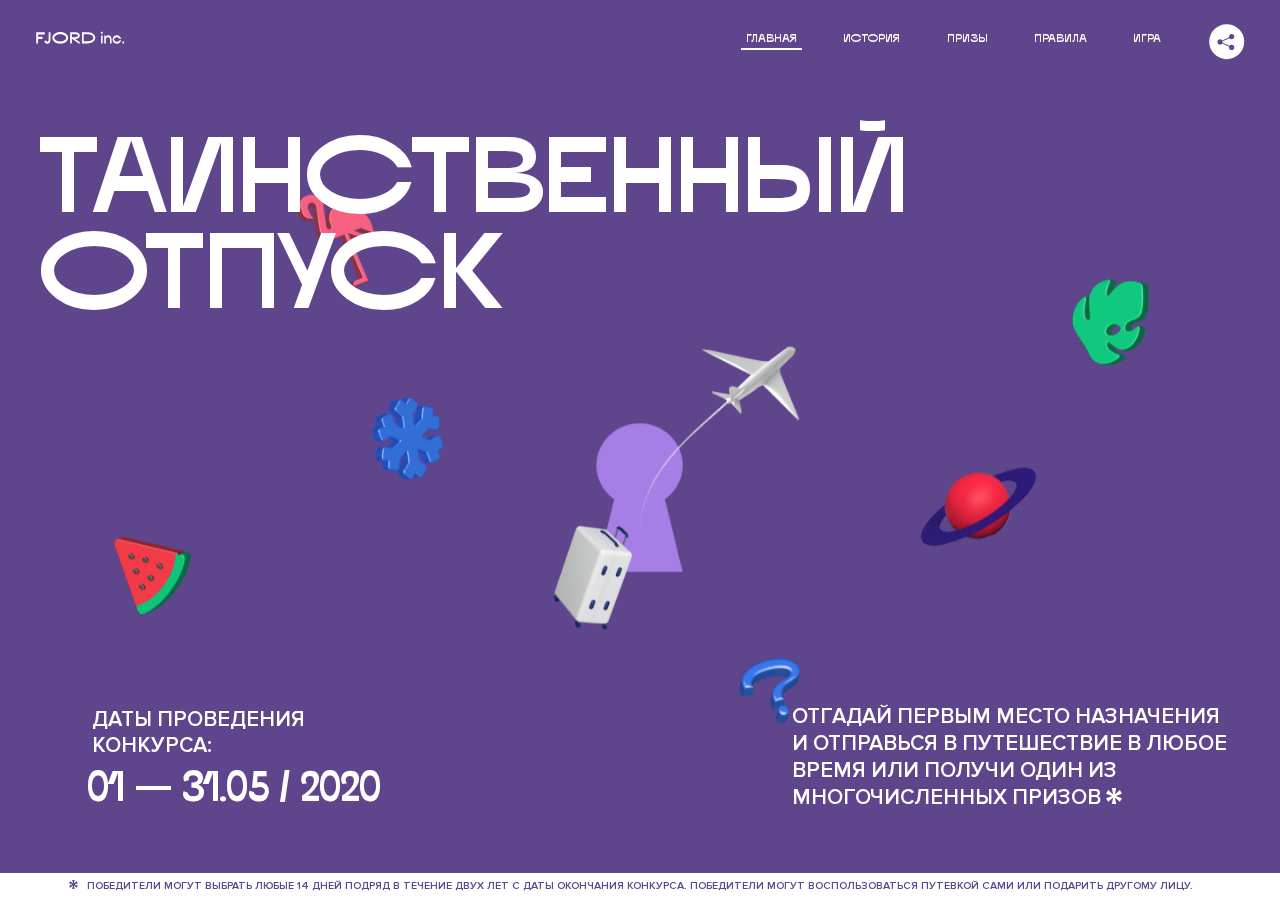
<file: 1/index.html>
<!DOCTYPE html>
<html lang="ru">
<head>
  <meta charset="UTF-8">
  <meta name="description" content="">
  <meta name="viewport" content="width=device-width, initial-scale=1.0">
  <meta http-equiv="X-UA-Compatible" content="ie=edge">
  <title>Mysterious Vacation</title>
<link href="css/style.min.css" rel="stylesheet">  <base href="https://htmlacademy-animation.github.io/1449935-magic-vacation-1/1/">
</head>
<body>

  <header class="page-header js-header">
    <div class="page-header__wrapper">
      <a href="#" class="page-header__logo" aria-label="Перейти на страницу FJORD.Inc">
        <svg width="100" height="15" viewBox="0 0 100 15" fill="none" xmlns="http://www.w3.org/2000/svg">
          <path d="M0.26 1.4V14H2.276V8.906H7.334V6.44H2.276V3.848H9.872V1.4H0.26ZM12.733 14.36C15.127 14.36 16.243 12.65 16.243 9.5V1.4H14.263V8.96C14.263 11.21 13.723 11.876 12.733 11.876C11.833 11.876 11.473 11.3 11.347 10.58L9.36702 10.94C9.63702 13.046 10.663 14.36 12.733 14.36ZM18.3918 7.7C18.3918 11.372 22.3878 14.36 27.3198 14.36C32.2518 14.36 36.2478 11.372 36.2478 7.7C36.2478 4.028 32.2518 1.04 27.3198 1.04C22.3878 1.04 18.3918 4.028 18.3918 7.7ZM20.6058 7.7C20.6058 5.378 23.6118 3.524 27.3198 3.524C30.9918 3.524 33.9798 5.378 33.9798 7.7C33.9798 10.004 30.9918 11.858 27.3198 11.858C23.6118 11.858 20.6058 10.004 20.6058 7.7ZM40.403 14V8.906H40.799L49.079 14.702V12.38L44.039 8.906H44.201C47.999 8.906 49.277 7.304 49.277 5.162C49.277 3.092 47.999 1.4 44.201 1.4H38.387V14H40.403ZM43.535 3.722C45.785 3.722 47.045 4.136 47.045 5.432C47.045 6.764 45.785 7.034 43.535 7.034H40.403V3.722H43.535ZM51.6936 1.382V14H57.8676C62.7456 14 66.7236 11.534 66.7236 7.7C66.7236 3.848 62.7456 1.382 57.8676 1.382H51.6936ZM53.7096 11.624V3.722H57.5436C61.5396 3.722 64.4916 5.018 64.4916 7.7C64.4916 10.238 61.5396 11.624 57.5436 11.624H53.7096ZM73.1832 14.018H74.9832V5H73.1832V14.018ZM72.9132 1.976C72.9132 2.57 73.3992 3.092 74.0832 3.092C74.7492 3.092 75.2352 2.57 75.2352 1.976C75.2352 1.382 74.7672 0.805999 74.0832 0.805999C73.3812 0.805999 72.9132 1.382 72.9132 1.976ZM76.7867 14H78.5687V9.104C78.7487 8.006 79.5947 6.962 81.0887 6.962C82.1147 6.962 83.2667 7.448 83.2667 9.554V14H85.0487V9.014C85.0487 6.152 83.2307 4.73 81.3587 4.73C79.9187 4.73 79.0727 5.558 78.5687 6.854V5H76.7867V14ZM90.9898 14.27C93.5098 14.27 95.3818 12.506 95.7238 10.328H94.0498C93.7258 11.3 92.6998 12.02 90.9898 12.02C88.8478 12.02 87.7678 10.922 87.7678 9.59C87.7678 8.24 88.8478 6.962 90.9898 6.962C92.7538 6.962 93.7978 7.844 94.0858 8.924H95.7418C95.4358 6.71 93.6178 4.73 90.9898 4.73C88.0918 4.73 86.1298 7.124 86.1298 9.59C86.1298 12.074 88.1278 14.27 90.9898 14.27ZM97.0693 12.938C97.0693 13.658 97.5553 14.144 98.2753 14.144C98.9953 14.144 99.4813 13.658 99.4813 12.938C99.4813 12.2 98.9953 11.714 98.2753 11.714C97.5553 11.714 97.0693 12.2 97.0693 12.938Z" fill="currentColor"></path>
        </svg>
      </a>
      <button class="page-header__toggler js-menu-toggler" type="button" aria-label="Управление мобильным меню"><span>Меню</span></button>
      <nav class="page-header__nav">
        <div class="page-header__menu js-menu" id="menu">
          <ul>
            <li>
              <a class="js-menu-link active" href="#top" data-href="top">главная</a>
            </li>
            <li>
              <a class="js-menu-link" href="#story" data-href="story">история</a>
            </li>
            <li>
              <a class="js-menu-link" href="#prizes" data-href="prizes">призы</a>
            </li>
            <li>
              <a class="js-menu-link" href="#rules" data-href="rules">правила</a>
            </li>
            <li>
              <a class="js-menu-link" href="#game" data-href="game">игра</a>
            </li>
          </ul>
        </div>
        <div class="page-header__social">
          <div class="social-block js-social-block">
            <button class="social-block__toggler" aria-label="Управлять блоком с социальными кнопками">
              <svg width="26" height="22" viewBox="0 0 27 22" fill="none" xmlns="http://www.w3.org/2000/svg">
                <path d="M19.6721 7.43664C21.6273 7.43664 23.213 5.85095 23.213 3.89566C23.213 1.94037 21.6273 0.354675 19.6721 0.354675C17.7168 0.354675 16.1311 1.94037 16.1311 3.89566C16.1311 4.19968 16.1728 4.49178 16.2458 4.77345L7.21751 8.95527C6.57519 8.05214 5.52303 7.46049 4.33078 7.46049C2.37549 7.46049 0.789795 9.04618 0.789795 11.0015C0.789795 12.9568 2.37549 14.5425 4.33078 14.5425C5.52303 14.5425 6.57668 13.9508 7.21751 13.0477L16.2458 17.2295C16.1743 17.5112 16.1311 17.8033 16.1311 18.1073C16.1311 20.0626 17.7168 21.6483 19.6721 21.6483C21.6273 21.6483 23.213 20.0626 23.213 18.1073C23.213 16.152 21.6273 14.5663 19.6721 14.5663C18.4798 14.5663 17.4262 15.158 16.7853 16.0611L7.75701 11.8793C7.82854 11.5976 7.87176 11.3055 7.87176 11.0015C7.87176 10.6974 7.83003 10.4053 7.75701 10.1237L16.7853 5.94186C17.4262 6.84499 18.4783 7.43664 19.6721 7.43664Z" fill="currentColor"></path>
              </svg>
            </button>
            <ul class="social-block__list">
              <li>
                <a class="social-block__link social-block__link--fb" href="#" aria-label="Мы на Facebook">
                  <svg width="8" height="17" viewBox="0 0 8 17" fill="none" xmlns="http://www.w3.org/2000/svg">
                    <path d="M4.24646 16.9899H1.09275L1.05793 8.49828H0V5.30707H1.05793V3.81124C1.05793 1.42084 2.57654 0 5.21735 0H7.41758V3.18585H5.30841C4.28262 3.18585 4.2478 3.48582 4.2478 4.24914V5.30707H7.42964L7.16716 8.49828H4.2478V16.9899H4.24646Z" fill="currentColor"></path>
                  </svg>
                </a>
              </li>
              <li>
                <a class="social-block__link social-block__link--insta" href="#" aria-label="Мы в Instagram">
                  <svg width="15" height="15" viewBox="0 0 15 15" fill="none" xmlns="http://www.w3.org/2000/svg">
                    <path d="M11.0197 0H4.19806C2.14246 0 0.471191 1.66993 0.471191 3.72285V10.5499C0.471191 12.6082 2.14112 14.2727 4.19806 14.2727H11.0197C13.0753 14.2727 14.7466 12.6082 14.7466 10.5499V3.72285C14.7466 1.67127 13.0753 0 11.0197 0ZM11.0197 12.4849H4.19806C3.13076 12.4849 2.26432 11.6158 2.26432 10.5512V3.72419C2.26432 2.65956 3.13076 1.79715 4.19806 1.79715H11.0197C12.087 1.79715 12.9535 2.6609 12.9535 3.72419V10.5512C12.9535 11.6145 12.087 12.4849 11.0197 12.4849Z" fill="currentColor"></path>
                    <path d="M7.60887 3.11084C5.38989 3.11084 3.58203 4.9187 3.58203 7.14036C3.58203 9.35532 5.38989 11.1645 7.60887 11.1645C9.83053 11.1645 11.6357 9.35666 11.6357 7.14036C11.6357 4.9187 9.83053 3.11084 7.60887 3.11084ZM7.60887 9.36871C6.37551 9.36871 5.37784 8.37372 5.37784 7.14036C5.37784 5.90699 6.37551 4.90665 7.60887 4.90665C8.83822 4.90665 9.84259 5.90833 9.84259 7.14036C9.84392 8.37238 8.83822 9.36871 7.60887 9.36871Z" fill="currentColor"></path>
                    <path d="M11.3573 2.35962C10.8256 2.35962 10.3931 2.79752 10.3931 3.32381C10.3931 3.85546 10.8256 4.29336 11.3573 4.29336C11.8862 4.29336 12.3215 3.85546 12.3215 3.32381C12.3215 2.79752 11.8862 2.35962 11.3573 2.35962Z" fill="currentColor"></path>
                  </svg>
                </a>
              </li>
              <li>
                <a class="social-block__link social-block__link--vk" href="#" aria-label="Мы ВКонтакте">
                  <svg width="17" height="10" viewBox="0 0 17 10" fill="none" xmlns="http://www.w3.org/2000/svg">
                    <path d="M14.1234 4.9002C14.1234 4.9002 16.3623 1.72708 16.5866 0.680242C16.6595 0.312285 16.4947 0.103188 16.1069 0.103188C16.1069 0.103188 14.8193 0.103188 14.168 0.103188C13.7235 0.103188 13.5587 0.293278 13.4235 0.579768C13.4235 0.579768 12.3724 2.82553 11.0969 4.24712C10.6861 4.70333 10.4781 4.84318 10.2511 4.84318C10.0646 4.84318 9.98625 4.6911 9.98625 4.27834V0.649016C9.98625 0.147997 9.92545 0.00135496 9.5066 0.00135496H6.39628C6.15578 0.00135496 6.0085 0.134417 6.0085 0.324506C6.0085 0.801084 6.73406 0.908351 6.73406 2.20231V4.87305C6.73406 5.40529 6.70569 5.61575 6.45303 5.61575C5.78016 5.61575 4.19528 3.30618 3.30623 0.678887C3.12923 0.145282 2.93737 0 2.43475 0H0.486409C0.205373 0 0 0.190085 0 0.476576C0 0.991172 0.60666 3.40801 2.99277 6.64358C4.59927 8.8201 6.70569 10 8.60269 10C9.76196 10 10.0416 9.80312 10.0416 9.31432V7.63883C10.0416 7.22607 10.2065 7.04956 10.4429 7.04956C10.7078 7.04956 11.1847 7.13238 12.2805 8.22268C13.5843 9.47862 13.6762 10 14.3896 10H16.5676C16.7919 10 17 9.89273 17 9.52342C17 9.02919 16.3623 8.15343 15.384 7.10659C14.9801 6.56755 14.3302 5.98914 14.1248 5.72301C13.8275 5.40801 13.9154 5.23014 14.1234 4.9002Z" fill="currentColor"></path>
                  </svg>
                </a>
              </li>
            </ul>
          </div>
        </div>
      </nav>
    </div>
  </header>

  <main class="page-content">

    <section class="animation-screen"></section>

    <section class="screen screen--hidden screen--intro" id="top">
      <div class="screen__wrapper">
        <div class="intro">
          <h1 class="intro__title">Таинственный отпуск</h1>
          <div class="intro__content">
            <div class="intro__info">
              <p class="intro__label">Даты проведения конкурса:</p>
              <p class="intro__date">01 — 31.05 / 2020</p>
            </div>
            <div class="intro__message">
              <p>
                Отгадай первым место назначения и&nbsp;отправься в&nbsp;путешествие в&nbsp;любое время или получи один из многочисленных призов
                <svg width="16" height="16" viewBox="0 0 10 10" fill="none" xmlns="http://www.w3.org/2000/svg">
                  <path d="M0 6.35337L3.90271 4.99012L0 3.64663L1.34615 1.32374L4.44287 4.01073L3.67364 0H6.34615L5.57692 4.01073L8.65385 1.32374L10 3.64663L6.13405 4.99012L10 6.35337L8.65385 8.65651L5.57692 5.98927L6.34615 10H3.67364L4.44287 5.96952L1.34615 8.65651L0 6.35337Z" fill="currentColor"></path>
                </svg>
              </p>
            </div>
          </div>
        </div>
      </div>
      <div class="screen__footer js-footer">
        <button class="screen__footer-enlarge js-footer-toggler" type="button" aria-label="Показать сообщение">
          <svg width="10" height="10" viewBox="0 0 10 10" fill="none" xmlns="http://www.w3.org/2000/svg">
            <path d="M0 6.35337L3.90271 4.99012L0 3.64663L1.34615 1.32374L4.44287 4.01073L3.67364 0H6.34615L5.57692 4.01073L8.65385 1.32374L10 3.64663L6.13405 4.99012L10 6.35337L8.65385 8.65651L5.57692 5.98927L6.34615 10H3.67364L4.44287 5.96952L1.34615 8.65651L0 6.35337Z" fill="currentColor"></path>
          </svg>
        </button>
        <button class="screen__footer-collapse js-footer-toggler" type="button" aria-label="Скрыть сообщение">
          <svg width="13" height="13" viewBox="0 0 13 13" fill="none" xmlns="http://www.w3.org/2000/svg">
            <line x1="12.3536" y1="0.353553" x2="0.738349" y2="11.9688" stroke="currentColor"></line>
            <line x1="0.738319" y1="0.539925" x2="12.3535" y2="12.1551" stroke="currentColor"></line>
          </svg>
        </button>
        <div class="screen__footer-wrapper">
          <div class="screen__footer-announce">
            <p class="screen__footer-label">Даты проведения конкурса:</p>
            <p class="screen__footer-date">01 — 31.05 / 2020</p>
          </div>
          <div class="screen__footer-note">
            <p>
              <svg width="10" height="10" viewBox="0 0 10 10" fill="none" xmlns="http://www.w3.org/2000/svg">
                <path d="M0 6.35337L3.90271 4.99012L0 3.64663L1.34615 1.32374L4.44287 4.01073L3.67364 0H6.34615L5.57692 4.01073L8.65385 1.32374L10 3.64663L6.13405 4.99012L10 6.35337L8.65385 8.65651L5.57692 5.98927L6.34615 10H3.67364L4.44287 5.96952L1.34615 8.65651L0 6.35337Z" fill="currentColor"></path>
              </svg>
              <span>Победители могут выбрать любые 14 дней подряд в&nbsp;течение двух лет с&nbsp;даты окончания конкурса. Победители могут воспользоваться путевкой сами или подарить другому лицу.</span>
            </p>
          </div>
        </div>
      </div>
    </section>

    <section class="screen screen--hidden screen--story" id="story">

      <div class="slider swiper-container js-slider">

        <div class="swiper-wrapper">

          <div class="slider__item swiper-slide">
            <h2 class="slider__item-title">История</h2>
            <p class="slider__item-text">Джеймс Таргет был основателем компании &laquo;Fjord Inc.&raquo;. С&nbsp;1965 года &laquo;Fjord Inc.&raquo; прославилась надёжными и&nbsp;удобными чемоданами и&nbsp;аксессуарами для туристов.</p>
          </div>

          <div class="slider__item swiper-slide">
            <p class="slider__item-text">Когда Джеймсу было 7&nbsp;лет, в&nbsp;их&nbsp;доме гостил дядюшка и&nbsp;развлекал детей рассказами о&nbsp;своей поездке в&nbsp;место, показавшееся малышу Таргету невероятным. Тогда Джеймс решил, что однажды посетит его, но&nbsp;не&nbsp;будет рассказывать о&nbsp;мечте, пока не&nbsp;осуществит.</p>
          </div>

          <div class="slider__item swiper-slide">
            <p class="slider__item-text">Джеймс Таргет стал увлеченным путешественником. Он&nbsp;посетил 5&nbsp;континентов, 126&nbsp;стран.</p>
          </div>

          <div class="slider__item swiper-slide">
            <p class="slider__item-text">Он&nbsp;сплавлялся по&nbsp;Амазонке и&nbsp;погружался в&nbsp;пещеры Франции, медитировал в&nbsp;горах Тибета и&nbsp;пожимал руку вождя племени Акугауа.</p>
          </div>

          <div class="slider__item swiper-slide">
            <p class="slider__item-text">Из&nbsp;своих поездок Джеймс Таргет привозил идеи, как сделать свои чемоданы &laquo;Fjord Inc.&raquo; удобными и&nbsp;приспособленными к&nbsp;разным дорожным условиям.</p>
          </div>

          <div class="slider__item swiper-slide">
            <p class="slider__item-text">Всё это время Джеймс не&nbsp;оставлял идею поездки своей мечты. Однако, как только он&nbsp;брался за&nbsp;планирование, возникали препятствия, не&nbsp;позволяющие отправиться туда.</p>
          </div>

          <div class="slider__item swiper-slide">
            <p class="slider__item-text">В&nbsp;возрасте 67&nbsp;лет Джеймс Таргет попал под лавину и&nbsp;погиб. В&nbsp;своём завещании он&nbsp;поручил отправить в&nbsp;заветное путешествие трёх смельчаков, единых с&nbsp;ним духом.</p>
          </div>

          <div class="slider__item swiper-slide">
            <p class="slider__item-text">Тех, кто сможет узнать таинственное место, задавая вопросы специально обученному ИИ&nbsp;&laquo;Соне&raquo;, ждет фантастическое путешествие.</p>
          </div>
        </div>
        <div class="slider__controls">
          <button class="slider__control slider__control--prev js-control-prev" type="button" aria-label="Показать предыдущую историю">
            <svg width="12" height="22" viewBox="0 0 12 22" fill="none" xmlns="http://www.w3.org/2000/svg">
              <path d="M11 1L1 11L11 21" stroke="currentColor" stroke-width="2" stroke-linejoin="round"></path>
            </svg>
          </button>
          <button class="slider__control slider__control--next js-control-next" type="button" aria-label="Показать следующую историю">
            <svg width="12" height="22" viewBox="0 0 12 22" fill="none" xmlns="http://www.w3.org/2000/svg">
              <path d="M1 1L11 11L1 21" stroke="currentColor" stroke-width="2" stroke-linejoin="round"></path>
            </svg>
          </button>
        </div>
        <div class="slider__pagination swiper-pagination"></div>
      </div>
    </section>

    <section class="screen screen--hidden screen--prizes" id="prizes">
      <div class="screen__wrapper">
        <div class="prizes">
          <h2 class="prizes__title">ПРизы</h2>
          <div class="prizes__lead">
            <p>Найди ответ и&nbsp;получи один из&nbsp;призов:</p>
          </div>
          <ul class="prizes__list">
            <li class="prizes__item prizes__item--journeys">
              <div class="prizes__icon">
                <picture>
                  <source srcset="img/prize1-mob.svg" media="(orientation: portrait)">
                  <img src="img/prize1.svg" alt="">
                </picture>
              </div>
              <p class="prizes__desc">
                <b>3</b>
                <span>загадочных путешествия</span>
              </p>
            </li>
            <li class="prizes__item prizes__item--cases">
              <div class="prizes__icon">
                <picture>
                  <source srcset="img/prize2-mob.svg" media="(orientation: portrait)">
                  <img src="img/prize2.svg" alt="">
                </picture>
              </div>
              <p class="prizes__desc">
                <b>7</b>
                <span>надежных чемоданов</span>
              </p>
            </li>
            <li class="prizes__item prizes__item--codes">
              <div class="prizes__icon">
                <picture>
                  <source srcset="img/prize3-mob.svg" media="(orientation: portrait)">
                  <img src="img/prize3.svg" alt="">
                </picture>
              </div>
              <p class="prizes__desc">
                <b>900</b>
                <span>
                  промокодов на&nbsp;скидку 15%
                  <svg width="10" height="10" viewBox="0 0 10 10" fill="none" xmlns="http://www.w3.org/2000/svg">
                    <path d="M0 6.35337L3.90271 4.99012L0 3.64663L1.34615 1.32374L4.44287 4.01073L3.67364 0H6.34615L5.57692 4.01073L8.65385 1.32374L10 3.64663L6.13405 4.99012L10 6.35337L8.65385 8.65651L5.57692 5.98927L6.34615 10H3.67364L4.44287 5.96952L1.34615 8.65651L0 6.35337Z" fill="currentColor"></path>
                  </svg>
                </span>
              </p>
            </li>
          </ul>
        </div>
      </div>
      <div class="screen__footer js-footer">
        <button class="screen__footer-enlarge js-footer-toggler" type="button" aria-label="Показать сообщение">
          <svg width="10" height="10" viewBox="0 0 10 10" fill="none" xmlns="http://www.w3.org/2000/svg">
            <path d="M0 6.35337L3.90271 4.99012L0 3.64663L1.34615 1.32374L4.44287 4.01073L3.67364 0H6.34615L5.57692 4.01073L8.65385 1.32374L10 3.64663L6.13405 4.99012L10 6.35337L8.65385 8.65651L5.57692 5.98927L6.34615 10H3.67364L4.44287 5.96952L1.34615 8.65651L0 6.35337Z" fill="currentColor"></path>
          </svg>
        </button>
        <button class="screen__footer-collapse js-footer-toggler" type="button" aria-label="Скрыть сообщение">
          <svg width="13" height="13" viewBox="0 0 13 13" fill="none" xmlns="http://www.w3.org/2000/svg">
            <line x1="12.3536" y1="0.353553" x2="0.738349" y2="11.9688" stroke="currentColor"></line>
            <line x1="0.738319" y1="0.539925" x2="12.3535" y2="12.1551" stroke="currentColor"></line>
          </svg>
        </button>
        <div class="screen__footer-wrapper">
          <div class="screen__footer-announce">
            <p class="screen__footer-label">Даты проведения конкурса:</p>
            <p class="screen__footer-date">01 — 31.05 / 2020</p>
          </div>
          <div class="screen__footer-note">
            <p>
              <svg width="10" height="10" viewBox="0 0 10 10" fill="none" xmlns="http://www.w3.org/2000/svg">
                <path d="M0 6.35337L3.90271 4.99012L0 3.64663L1.34615 1.32374L4.44287 4.01073L3.67364 0H6.34615L5.57692 4.01073L8.65385 1.32374L10 3.64663L6.13405 4.99012L10 6.35337L8.65385 8.65651L5.57692 5.98927L6.34615 10H3.67364L4.44287 5.96952L1.34615 8.65651L0 6.35337Z" fill="currentColor"></path>
              </svg>
              <span>Скидка&nbsp;15% на&nbsp;единоразовое приобретение путёвки с&nbsp;1&nbsp;июня 2020 по&nbsp;31&nbsp;мая 2022&nbsp;года. Суммируется с&nbsp;другими акциями</span>
            </p>
          </div>
        </div>
      </div>
    </section>

    <section class="screen screen--hidden screen--rules" id="rules">
      <div class="screen__wrapper">
        <div class="rules">
          <h2 class="rules__title">Правила</h2>
          <div class="rules__lead">
            <p>Для того чтобы получить наследство Джеймса Таргета, тебе нужно выведать у&nbsp;&laquo;Сони&raquo;, куда предстоит отправиться тебе в&nbsp;случае победы</p>
          </div>
          <ol class="rules__list">
            <li class="rules__item">
              <p>Тебе отводится <br>5&nbsp;минут</p>
            </li>
            <li class="rules__item">
              <p>Задавай любые вопросы в&nbsp;текстовом поле</p>
            </li>
            <li class="rules__item">
              <p>Нажимай кнопку &laquo;Узнать&raquo;, чтобы получить ответ</p>
            </li>
            <li class="rules__item">
              <p>&laquo;Соня&raquo; может отвечать только&nbsp;Да или Нет</p>
            </li>
          </ol>
          <a href="#game" class="rules__link btn">Погнали!</a>
        </div>
      </div>
      <div class="screen__disclaimer">
        <div class="disclaimer">
          <ul>
            <li>
              <a href="#">Правовая информация</a>
            </li>
            <li>
              <a href="#">Подробные правила</a>
            </li>
          </ul>
        </div>
      </div>
    </section>

    <section class="screen screen--hidden screen--game" id="game">
      <div class="screen__wrapper">
        <div class="game">
          <div class="game__header">
            <h2 class="game__title">Игра</h2>
            <div class="game__counter">
              <span>05</span>:<span>00</span>
            </div>
          </div>
          <div class="game__body">
            <div class="chat">
              <div class="chat__body js-chat">
                <ul class="chat__list" id="messages"></ul>
              </div>
              <div class="chat__footer">
                <form action="#" method="post" class="form" id="message-form">
                  <label for="message-field" class="visually-hidden">Поле для ввода вопроса</label>
                  <input type="text" class="form__field" id="message-field">
                  <button class="form__button btn">
                    Узнать
                    <svg width="18" height="19" viewBox="0 0 18 19" fill="none" xmlns="http://www.w3.org/2000/svg">
                      <path stroke="currentColor" stroke-width="2" d="M9 19V1"></path>
                      <path d="M1 9l8-8 8 8" stroke="currentColor" stroke-width="2" stroke-linejoin="round"></path>
                    </svg>
                  </button>
                </form>
              </div>
            </div>
          </div>
          <!-- временные кнопки для показа результата -->
          <div class="game__buttons">
            <button class="game__button btn js-show-result" type="button" data-target="result">Положительный результат</button>
            <button class="game__button btn js-show-result" type="button" data-target="result2">Положительный результат - 2</button>
            <button class="game__button btn js-show-result" type="button" data-target="result3">Отрицательный результат</button>
          </div>
        </div>
      </div>
    </section>

    <section class="screen screen--hidden screen--result" id="result">
      <div class="screen__wrapper">
        <div class="result result--trip">
          <div class="result__image">
            <picture>
              <source srcset="img/result1-mob.png 1x, img/result1-mob@2x.png 2x" media="(max-width: 768px) and (orientation: portrait)">
              <img src="img/result1.png" srcset="img/result1@2x.png 2x" alt="">
            </picture>
          </div>
          <h2 class="result__title">
            <span class="visually-hidden">ПОбеда!</span>
            <svg xmlns="http://www.w3.org/2000/svg" viewBox="0 0 568.85 109.24">
              <path d="M16,24.44V92H2.6V8H75V92H61.52V24.44H16Z" transform="translate(-2.1 -1.5)" fill="none" stroke="currentColor"></path>
              <path d="M148.76,5.6c32.88,0,59.52,19.92,59.52,44.4s-26.64,44.4-59.52,44.4S89.24,74.48,89.24,50,115.88,5.6,148.76,5.6Zm0,72.12c24.48,0,44.4-12.36,44.4-27.72s-19.92-27.84-44.4-27.84C124,22.16,104,34.52,104,50S124,77.72,148.76,77.72Z" transform="translate(-2.1 -1.5)" fill="none" stroke="currentColor"></path>
              <path d="M287.36,8V24.44H236v14.4h25.32c25.44,0,34,11.16,34,26.52,0,15.6-8.52,26.64-34,26.64H222.56V8h64.8ZM256.88,76.52c15.12,0,23.52-2,23.52-11.52S272,54.44,256.88,54.44H236V76.52h20.88Z" transform="translate(-2.1 -1.5)" fill="none" stroke="currentColor"></path>
              <path d="M371.47,8V24.44H320.84V41.6h33.6V58h-33.6V75.56h50.64V92H307.4V8h64.08Z" transform="translate(-2.1 -1.5)" fill="none" stroke="currentColor"></path>
              <path d="M382.39,110.24V75.56h7.44c4.56-4.68,7.8-18.36,8.76-56L399,8h48.6V75.56h10v34.68H442.87V92H397v18.24H382.39Zm51.72-34.68V24.44H411.55v3.12c-0.48,22.44-3.24,37.68-7.2,48h29.76Z" transform="translate(-2.1 -1.5)" fill="none" stroke="currentColor"></path>
              <path d="M463.75,92l28-84h27.12l28.08,84H533.47l-7.8-23.52h-37.8L480.07,92H463.75Zm56.64-40L507,11.84,493.51,52h26.88Z" transform="translate(-2.1 -1.5)" fill="none" stroke="currentColor"></path>
              <path d="M554.12,70.4L555.55,2H569l1.44,68.4H554.12Zm8.28,6.36c4.8,0,8,3.24,8,8.16a8,8,0,1,1-16.08,0C554.35,80,557.59,76.76,562.39,76.76Z" transform="translate(-2.1 -1.5)" fill="none" stroke="currentColor"></path>
            </svg>
          </h2>
          <div class="result__text">
            <p>ты&nbsp;отправляешься в&nbsp;Арктику!</p>
          </div>
          <div class="result__form">
            <form action="#" method="post" class="form form--result">
              <label for="email-field" class="form__label">зарегистрируй результат</label>
              <input type="email" class="form__field" id="email-field" placeholder="e-mail для регистации результата и получения приза" required="">
              <button class="form__button btn">
                отправить
                <svg width="18" height="19" viewBox="0 0 18 19" fill="none" xmlns="http://www.w3.org/2000/svg">
                  <path stroke="currentColor" stroke-width="2" d="M9 19V1"></path>
                  <path d="M1 9l8-8 8 8" stroke="currentColor" stroke-width="2" stroke-linejoin="round"></path>
                </svg>
              </button>
            </form>
          </div>
        </div>
      </div>
    </section>

    <section class="screen screen--hidden screen--result" id="result2">
      <div class="screen__wrapper">
        <div class="result result--prize">
          <div class="result__image">
            <picture>
              <source srcset="img/result2-mob.png 1x, img/result2-mob@2x.png 2x" media="(max-width: 768px) and (orientation: portrait)">
              <img src="img/result2.png" srcset="img/result2@2x.png 2x" alt="">
            </picture>
          </div>
          <h2 class="result__title">
            <span class="visually-hidden">ПОбеда!</span>
            <svg xmlns="http://www.w3.org/2000/svg" viewBox="0 0 568.85 109.24">
              <path d="M16,24.44V92H2.6V8H75V92H61.52V24.44H16Z" transform="translate(-2.1 -1.5)" fill="none" stroke="currentColor"></path>
              <path d="M148.76,5.6c32.88,0,59.52,19.92,59.52,44.4s-26.64,44.4-59.52,44.4S89.24,74.48,89.24,50,115.88,5.6,148.76,5.6Zm0,72.12c24.48,0,44.4-12.36,44.4-27.72s-19.92-27.84-44.4-27.84C124,22.16,104,34.52,104,50S124,77.72,148.76,77.72Z" transform="translate(-2.1 -1.5)" fill="none" stroke="currentColor"></path>
              <path d="M287.36,8V24.44H236v14.4h25.32c25.44,0,34,11.16,34,26.52,0,15.6-8.52,26.64-34,26.64H222.56V8h64.8ZM256.88,76.52c15.12,0,23.52-2,23.52-11.52S272,54.44,256.88,54.44H236V76.52h20.88Z" transform="translate(-2.1 -1.5)" fill="none" stroke="currentColor"></path>
              <path d="M371.47,8V24.44H320.84V41.6h33.6V58h-33.6V75.56h50.64V92H307.4V8h64.08Z" transform="translate(-2.1 -1.5)" fill="none" stroke="currentColor"></path>
              <path d="M382.39,110.24V75.56h7.44c4.56-4.68,7.8-18.36,8.76-56L399,8h48.6V75.56h10v34.68H442.87V92H397v18.24H382.39Zm51.72-34.68V24.44H411.55v3.12c-0.48,22.44-3.24,37.68-7.2,48h29.76Z" transform="translate(-2.1 -1.5)" fill="none" stroke="currentColor"></path>
              <path d="M463.75,92l28-84h27.12l28.08,84H533.47l-7.8-23.52h-37.8L480.07,92H463.75Zm56.64-40L507,11.84,493.51,52h26.88Z" transform="translate(-2.1 -1.5)" fill="none" stroke="currentColor"></path>
              <path d="M554.12,70.4L555.55,2H569l1.44,68.4H554.12Zm8.28,6.36c4.8,0,8,3.24,8,8.16a8,8,0,1,1-16.08,0C554.35,80,557.59,76.76,562.39,76.76Z" transform="translate(-2.1 -1.5)" fill="none" stroke="currentColor"></path>
            </svg>
          </h2>
          <div class="result__text">
            <p>чемодан &laquo;Fjord&nbsp;Inc.&raquo;&nbsp;твой</p>
          </div>
          <div class="result__form">
            <form action="#" method="post" class="form form--result">
              <label for="email-field2" class="form__label">зарегистрируй результат</label>
              <input type="email" class="form__field" id="email-field2" placeholder="e-mail для регистации результата и получения приза" required="">
              <button class="form__button btn">
                отправить
                <svg width="18" height="19" viewBox="0 0 18 19" fill="none" xmlns="http://www.w3.org/2000/svg">
                  <path stroke="currentColor" stroke-width="2" d="M9 19V1"></path>
                  <path d="M1 9l8-8 8 8" stroke="currentColor" stroke-width="2" stroke-linejoin="round"></path>
                </svg>
              </button>
            </form>
          </div>
        </div>
      </div>
    </section>

    <section class="screen screen--hidden screen--result" id="result3">
      <div class="screen__wrapper">
        <div class="result result--negative">
          <div class="result__image">
            <picture>
              <source srcset="img/result3-mob.png 1x, img/result3-mob@2x.png 2x" media="(max-width: 768px) and (orientation: portrait)">
              <img src="img/result3.png" srcset="img/result3@2x.png 2x" alt="">
            </picture>
          </div>
          <h2 class="result__title">
            <span class="visually-hidden">Не угадал!</span>
            <svg xmlns="http://www.w3.org/2000/svg" viewBox="0 0 660.77 109.24">
              <path d="M2.66,92V8H16.1V42.2H53.3V8H66.74V92H53.3V58.64H16.1V92H2.66Z" transform="translate(-2.16 -1.5)" fill="none" stroke="currentColor"></path>
              <path d="M147.62,8V24.44H97V41.6h33.6V58H97V75.56h50.64V92H83.54V8h64.08Z" transform="translate(-2.16 -1.5)" fill="none" stroke="currentColor"></path>
              <path d="M199.22,8l20.52,42.36L235.34,8h16.44l-31,84H204.38l9.48-25.92L185.78,8h13.44Z" transform="translate(-2.16 -1.5)" fill="none" stroke="currentColor"></path>
              <path d="M273.74,24.44V92H260.3V8h50.16V24.44H273.74Z" transform="translate(-2.16 -1.5)" fill="none" stroke="currentColor"></path>
              <path d="M307.1,92l28-84h27.12l28.08,84H376.82L369,68.48h-37.8L323.42,92H307.1Zm56.64-40L350.3,11.84,336.86,52h26.88Z" transform="translate(-2.16 -1.5)" fill="none" stroke="currentColor"></path>
              <path d="M396.38,110.24V75.56h7.44c4.56-4.68,7.8-18.36,8.76-56L412.94,8h48.6V75.56h10v34.68H456.86V92H411v18.24H396.38ZM448.1,75.56V24.44H425.54v3.12c-0.48,22.44-3.24,37.68-7.2,48H448.1Z" transform="translate(-2.16 -1.5)" fill="none" stroke="currentColor"></path>
              <path d="M477.74,92l28-84h27.12L560.9,92H547.46l-7.8-23.52h-37.8L494.06,92H477.74Zm56.64-40-13.44-40.2L507.5,52h26.88Z" transform="translate(-2.16 -1.5)" fill="none" stroke="currentColor"></path>
              <path d="M568.7,76.88a13.77,13.77,0,0,0,5,1c6.6,0,10.44-6.24,12-58.32L586.22,8h46.2V92H619V24.44H598.82l-0.12,3.12C597.14,81,589,94.4,573.74,94.4a28.55,28.55,0,0,1-6.72-.84Z" transform="translate(-2.16 -1.5)" fill="none" stroke="currentColor"></path>
              <path d="M646.1,70.4L647.54,2H661l1.44,68.4H646.1Zm8.28,6.36c4.8,0,8,3.24,8,8.16a8,8,0,0,1-16.08,0C646.34,80,649.58,76.76,654.38,76.76Z" transform="translate(-2.16 -1.5)" fill="none" stroke="currentColor"></path>
            </svg>
          </h2>
          <button class="result__button js-play" type="button">
            не сдавайся!
            <span>
              <svg width="27" height="22" viewBox="0 0 27 22" fill="none" xmlns="http://www.w3.org/2000/svg">
                <path d="M10.6899 1.47998C5.42992 1.47998 1.16992 5.73998 1.16992 11C1.16992 16.26 5.42992 20.52 10.6899 20.52C15.9499 20.52 20.2099 16.26 20.2099 11V7.13998" stroke="currentColor" stroke-width="2" stroke-miterlimit="10"></path>
                <path d="M15.1099 12.5099L20.1499 7.13989L25.3099 12.6299" stroke="currentColor" stroke-width="2" stroke-miterlimit="10" stroke-linejoin="round"></path>
              </svg>
            </span>
          </button>
        </div>
      </div>
    </section>

  </main>

<script src="js/script.js"></script></body>
</html>
</file>
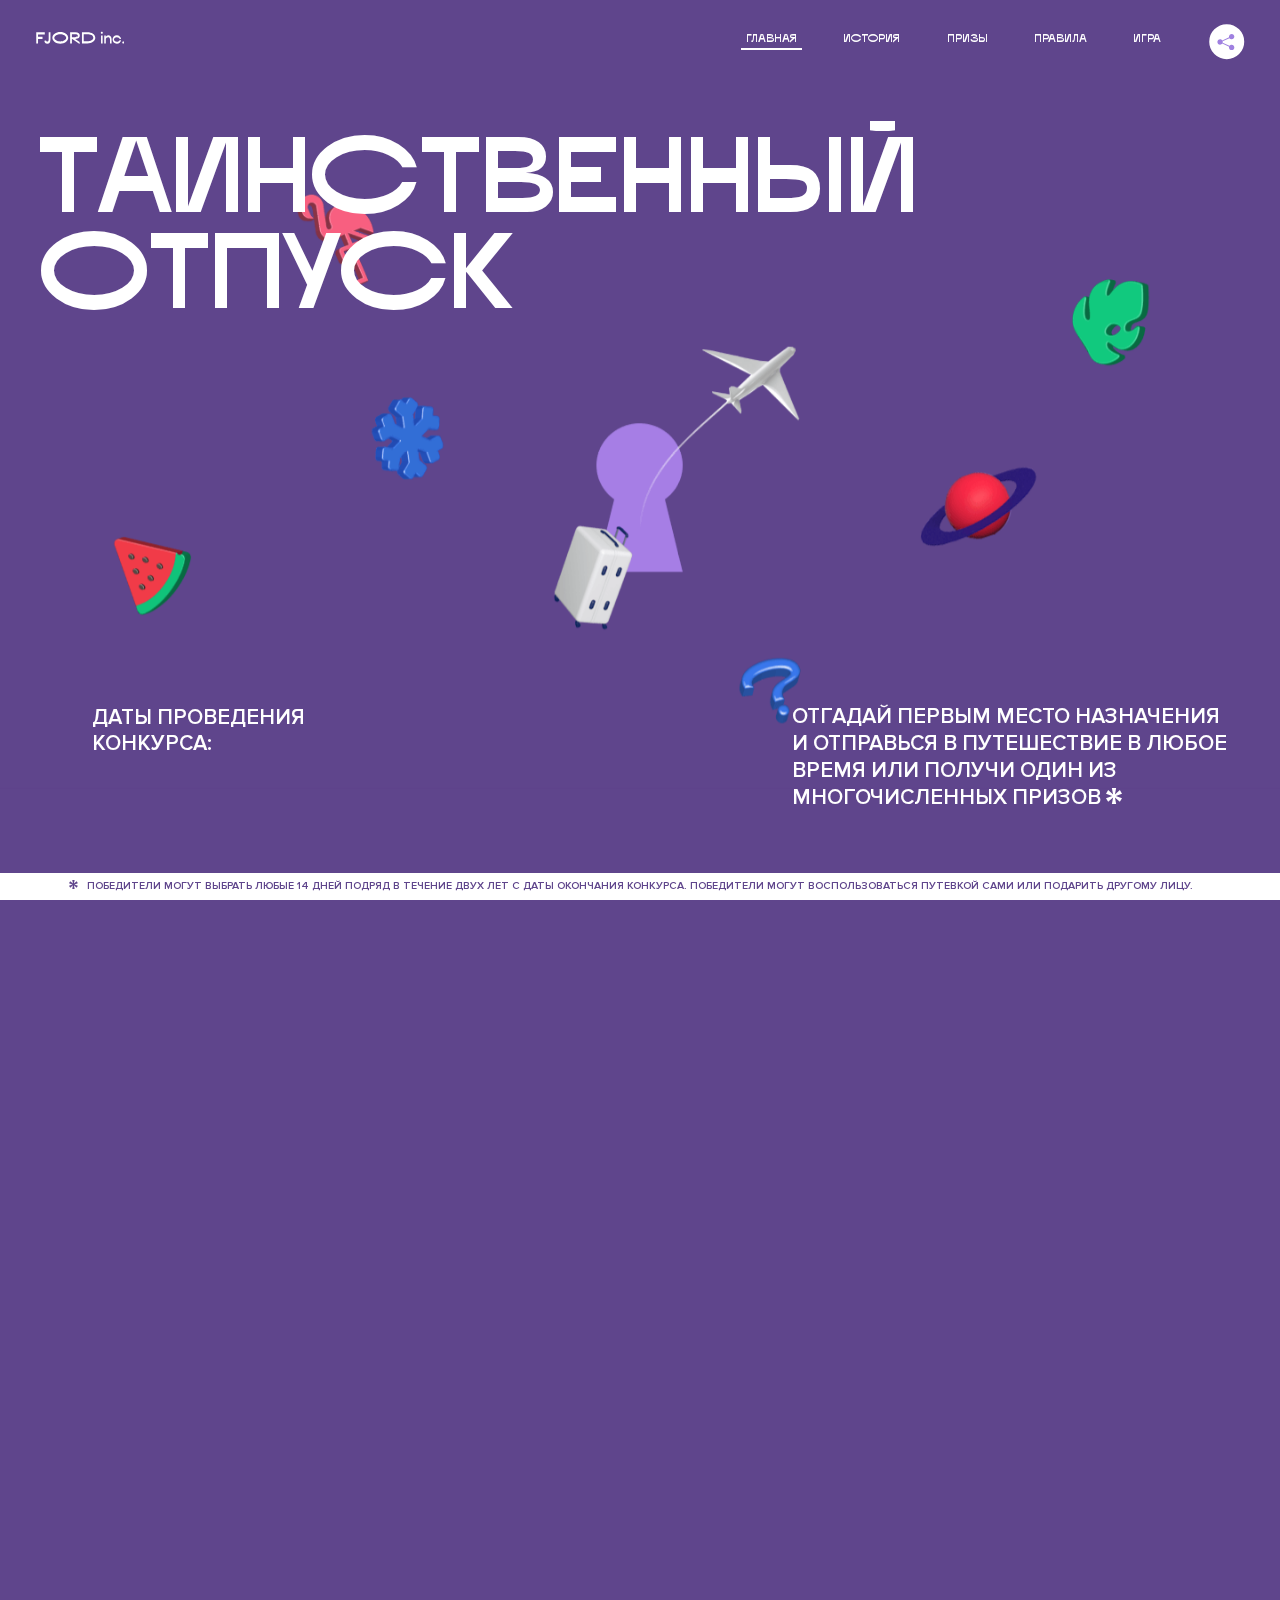
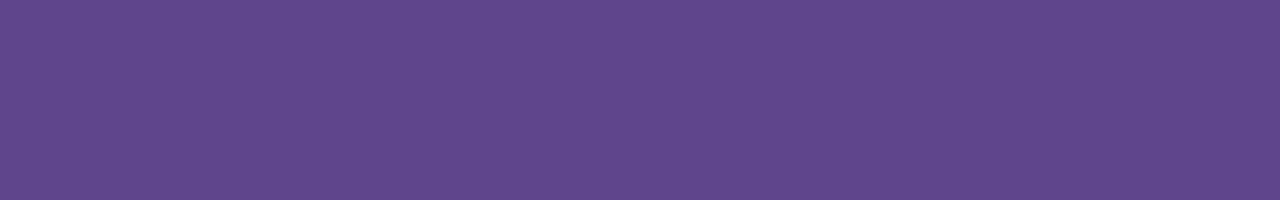
<file: 10/index.html>
<!DOCTYPE html>
<html lang="ru">
<head>
  <meta charset="UTF-8">
  <meta name="description" content="">
  <meta name="viewport" content="width=device-width, initial-scale=1.0">
  <meta http-equiv="X-UA-Compatible" content="ie=edge">
  <title>Mysterious Vacation</title>
<link href="css/style.min.css" rel="stylesheet">  <base href="https://htmlacademy-animation.github.io/1449935-magic-vacation-1/10/">
</head>
<body>

  <header class="page-header js-header">
    <div class="page-header__wrapper">
      <a href="#" class="page-header__logo" aria-label="Перейти на страницу FJORD.Inc">
        <svg width="100" height="15" viewBox="0 0 100 15" fill="none" xmlns="http://www.w3.org/2000/svg">
          <path d="M0.26 1.4V14H2.276V8.906H7.334V6.44H2.276V3.848H9.872V1.4H0.26ZM12.733 14.36C15.127 14.36 16.243 12.65 16.243 9.5V1.4H14.263V8.96C14.263 11.21 13.723 11.876 12.733 11.876C11.833 11.876 11.473 11.3 11.347 10.58L9.36702 10.94C9.63702 13.046 10.663 14.36 12.733 14.36ZM18.3918 7.7C18.3918 11.372 22.3878 14.36 27.3198 14.36C32.2518 14.36 36.2478 11.372 36.2478 7.7C36.2478 4.028 32.2518 1.04 27.3198 1.04C22.3878 1.04 18.3918 4.028 18.3918 7.7ZM20.6058 7.7C20.6058 5.378 23.6118 3.524 27.3198 3.524C30.9918 3.524 33.9798 5.378 33.9798 7.7C33.9798 10.004 30.9918 11.858 27.3198 11.858C23.6118 11.858 20.6058 10.004 20.6058 7.7ZM40.403 14V8.906H40.799L49.079 14.702V12.38L44.039 8.906H44.201C47.999 8.906 49.277 7.304 49.277 5.162C49.277 3.092 47.999 1.4 44.201 1.4H38.387V14H40.403ZM43.535 3.722C45.785 3.722 47.045 4.136 47.045 5.432C47.045 6.764 45.785 7.034 43.535 7.034H40.403V3.722H43.535ZM51.6936 1.382V14H57.8676C62.7456 14 66.7236 11.534 66.7236 7.7C66.7236 3.848 62.7456 1.382 57.8676 1.382H51.6936ZM53.7096 11.624V3.722H57.5436C61.5396 3.722 64.4916 5.018 64.4916 7.7C64.4916 10.238 61.5396 11.624 57.5436 11.624H53.7096ZM73.1832 14.018H74.9832V5H73.1832V14.018ZM72.9132 1.976C72.9132 2.57 73.3992 3.092 74.0832 3.092C74.7492 3.092 75.2352 2.57 75.2352 1.976C75.2352 1.382 74.7672 0.805999 74.0832 0.805999C73.3812 0.805999 72.9132 1.382 72.9132 1.976ZM76.7867 14H78.5687V9.104C78.7487 8.006 79.5947 6.962 81.0887 6.962C82.1147 6.962 83.2667 7.448 83.2667 9.554V14H85.0487V9.014C85.0487 6.152 83.2307 4.73 81.3587 4.73C79.9187 4.73 79.0727 5.558 78.5687 6.854V5H76.7867V14ZM90.9898 14.27C93.5098 14.27 95.3818 12.506 95.7238 10.328H94.0498C93.7258 11.3 92.6998 12.02 90.9898 12.02C88.8478 12.02 87.7678 10.922 87.7678 9.59C87.7678 8.24 88.8478 6.962 90.9898 6.962C92.7538 6.962 93.7978 7.844 94.0858 8.924H95.7418C95.4358 6.71 93.6178 4.73 90.9898 4.73C88.0918 4.73 86.1298 7.124 86.1298 9.59C86.1298 12.074 88.1278 14.27 90.9898 14.27ZM97.0693 12.938C97.0693 13.658 97.5553 14.144 98.2753 14.144C98.9953 14.144 99.4813 13.658 99.4813 12.938C99.4813 12.2 98.9953 11.714 98.2753 11.714C97.5553 11.714 97.0693 12.2 97.0693 12.938Z" fill="currentColor"></path>
        </svg>
      </a>
      <button class="page-header__toggler js-menu-toggler" type="button" aria-label="Управление мобильным меню"><span>Меню</span></button>
      <nav class="page-header__nav">
        <div class="page-header__menu js-menu" id="menu">
          <ul>
            <li>
              <a class="js-menu-link active" href="#top" data-href="top">главная</a>
            </li>
            <li>
              <a class="js-menu-link" href="#story" data-href="story">история</a>
            </li>
            <li>
              <a class="js-menu-link" href="#prizes" data-href="prizes">призы</a>
            </li>
            <li>
              <a class="js-menu-link" href="#rules" data-href="rules">правила</a>
            </li>
            <li>
              <a class="js-menu-link" href="#game" data-href="game">игра</a>
            </li>
          </ul>
        </div>
        <div class="page-header__social">
          <div class="social-block js-social-block">
            <button class="social-block__toggler" aria-label="Управлять блоком с социальными кнопками">
              <svg width="26" height="22" viewBox="0 0 27 22" fill="none" xmlns="http://www.w3.org/2000/svg">
                <path d="M19.6721 7.43664C21.6273 7.43664 23.213 5.85095 23.213 3.89566C23.213 1.94037 21.6273 0.354675 19.6721 0.354675C17.7168 0.354675 16.1311 1.94037 16.1311 3.89566C16.1311 4.19968 16.1728 4.49178 16.2458 4.77345L7.21751 8.95527C6.57519 8.05214 5.52303 7.46049 4.33078 7.46049C2.37549 7.46049 0.789795 9.04618 0.789795 11.0015C0.789795 12.9568 2.37549 14.5425 4.33078 14.5425C5.52303 14.5425 6.57668 13.9508 7.21751 13.0477L16.2458 17.2295C16.1743 17.5112 16.1311 17.8033 16.1311 18.1073C16.1311 20.0626 17.7168 21.6483 19.6721 21.6483C21.6273 21.6483 23.213 20.0626 23.213 18.1073C23.213 16.152 21.6273 14.5663 19.6721 14.5663C18.4798 14.5663 17.4262 15.158 16.7853 16.0611L7.75701 11.8793C7.82854 11.5976 7.87176 11.3055 7.87176 11.0015C7.87176 10.6974 7.83003 10.4053 7.75701 10.1237L16.7853 5.94186C17.4262 6.84499 18.4783 7.43664 19.6721 7.43664Z" fill="currentColor"></path>
              </svg>
            </button>
            <ul class="social-block__list">
              <li>
                <a class="social-block__link social-block__link--fb" href="#" aria-label="Мы на Facebook">
                  <svg width="8" height="17" viewBox="0 0 8 17" fill="none" xmlns="http://www.w3.org/2000/svg">
                    <path d="M4.24646 16.9899H1.09275L1.05793 8.49828H0V5.30707H1.05793V3.81124C1.05793 1.42084 2.57654 0 5.21735 0H7.41758V3.18585H5.30841C4.28262 3.18585 4.2478 3.48582 4.2478 4.24914V5.30707H7.42964L7.16716 8.49828H4.2478V16.9899H4.24646Z" fill="currentColor"></path>
                  </svg>
                </a>
              </li>
              <li>
                <a class="social-block__link social-block__link--insta" href="#" aria-label="Мы в Instagram">
                  <svg width="15" height="15" viewBox="0 0 15 15" fill="none" xmlns="http://www.w3.org/2000/svg">
                    <path d="M11.0197 0H4.19806C2.14246 0 0.471191 1.66993 0.471191 3.72285V10.5499C0.471191 12.6082 2.14112 14.2727 4.19806 14.2727H11.0197C13.0753 14.2727 14.7466 12.6082 14.7466 10.5499V3.72285C14.7466 1.67127 13.0753 0 11.0197 0ZM11.0197 12.4849H4.19806C3.13076 12.4849 2.26432 11.6158 2.26432 10.5512V3.72419C2.26432 2.65956 3.13076 1.79715 4.19806 1.79715H11.0197C12.087 1.79715 12.9535 2.6609 12.9535 3.72419V10.5512C12.9535 11.6145 12.087 12.4849 11.0197 12.4849Z" fill="currentColor"></path>
                    <path d="M7.60887 3.11084C5.38989 3.11084 3.58203 4.9187 3.58203 7.14036C3.58203 9.35532 5.38989 11.1645 7.60887 11.1645C9.83053 11.1645 11.6357 9.35666 11.6357 7.14036C11.6357 4.9187 9.83053 3.11084 7.60887 3.11084ZM7.60887 9.36871C6.37551 9.36871 5.37784 8.37372 5.37784 7.14036C5.37784 5.90699 6.37551 4.90665 7.60887 4.90665C8.83822 4.90665 9.84259 5.90833 9.84259 7.14036C9.84392 8.37238 8.83822 9.36871 7.60887 9.36871Z" fill="currentColor"></path>
                    <path d="M11.3573 2.35962C10.8256 2.35962 10.3931 2.79752 10.3931 3.32381C10.3931 3.85546 10.8256 4.29336 11.3573 4.29336C11.8862 4.29336 12.3215 3.85546 12.3215 3.32381C12.3215 2.79752 11.8862 2.35962 11.3573 2.35962Z" fill="currentColor"></path>
                  </svg>
                </a>
              </li>
              <li>
                <a class="social-block__link social-block__link--vk" href="#" aria-label="Мы ВКонтакте">
                  <svg width="17" height="10" viewBox="0 0 17 10" fill="none" xmlns="http://www.w3.org/2000/svg">
                    <path d="M14.1234 4.9002C14.1234 4.9002 16.3623 1.72708 16.5866 0.680242C16.6595 0.312285 16.4947 0.103188 16.1069 0.103188C16.1069 0.103188 14.8193 0.103188 14.168 0.103188C13.7235 0.103188 13.5587 0.293278 13.4235 0.579768C13.4235 0.579768 12.3724 2.82553 11.0969 4.24712C10.6861 4.70333 10.4781 4.84318 10.2511 4.84318C10.0646 4.84318 9.98625 4.6911 9.98625 4.27834V0.649016C9.98625 0.147997 9.92545 0.00135496 9.5066 0.00135496H6.39628C6.15578 0.00135496 6.0085 0.134417 6.0085 0.324506C6.0085 0.801084 6.73406 0.908351 6.73406 2.20231V4.87305C6.73406 5.40529 6.70569 5.61575 6.45303 5.61575C5.78016 5.61575 4.19528 3.30618 3.30623 0.678887C3.12923 0.145282 2.93737 0 2.43475 0H0.486409C0.205373 0 0 0.190085 0 0.476576C0 0.991172 0.60666 3.40801 2.99277 6.64358C4.59927 8.8201 6.70569 10 8.60269 10C9.76196 10 10.0416 9.80312 10.0416 9.31432V7.63883C10.0416 7.22607 10.2065 7.04956 10.4429 7.04956C10.7078 7.04956 11.1847 7.13238 12.2805 8.22268C13.5843 9.47862 13.6762 10 14.3896 10H16.5676C16.7919 10 17 9.89273 17 9.52342C17 9.02919 16.3623 8.15343 15.384 7.10659C14.9801 6.56755 14.3302 5.98914 14.1248 5.72301C13.8275 5.40801 13.9154 5.23014 14.1234 4.9002Z" fill="currentColor"></path>
                  </svg>
                </a>
              </li>
            </ul>
          </div>
        </div>
      </nav>
    </div>
  </header>

  <main class="page-content">

    <section class="animation-screen"></section>

    <section class="screen screen--hidden screen--intro" id="top">
      <div class="screen__wrapper">
        <div class="intro">
          <h1 class="intro__title">Таинственный отпуск</h1>
          <div class="intro__content">
            <div class="intro__info">
              <p class="intro__label">Даты проведения конкурса:</p>
              <p class="intro__date">01 — 31.05 / 2020</p>
            </div>
            <div class="intro__message">
              <p>
                Отгадай первым место назначения и&nbsp;отправься в&nbsp;путешествие в&nbsp;любое время или получи один из многочисленных призов
                <svg width="16" height="16" viewBox="0 0 10 10" fill="none" xmlns="http://www.w3.org/2000/svg">
                  <path d="M0 6.35337L3.90271 4.99012L0 3.64663L1.34615 1.32374L4.44287 4.01073L3.67364 0H6.34615L5.57692 4.01073L8.65385 1.32374L10 3.64663L6.13405 4.99012L10 6.35337L8.65385 8.65651L5.57692 5.98927L6.34615 10H3.67364L4.44287 5.96952L1.34615 8.65651L0 6.35337Z" fill="currentColor"></path>
                </svg>
              </p>
            </div>
          </div>
        </div>
      </div>
      <div class="screen__footer js-footer">
        <button class="screen__footer-enlarge js-footer-toggler" type="button" aria-label="Показать сообщение">
          <svg width="10" height="10" viewBox="0 0 10 10" fill="none" xmlns="http://www.w3.org/2000/svg">
            <path d="M0 6.35337L3.90271 4.99012L0 3.64663L1.34615 1.32374L4.44287 4.01073L3.67364 0H6.34615L5.57692 4.01073L8.65385 1.32374L10 3.64663L6.13405 4.99012L10 6.35337L8.65385 8.65651L5.57692 5.98927L6.34615 10H3.67364L4.44287 5.96952L1.34615 8.65651L0 6.35337Z" fill="currentColor"></path>
          </svg>
        </button>
        <button class="screen__footer-collapse js-footer-toggler" type="button" aria-label="Скрыть сообщение">
          <svg width="13" height="13" viewBox="0 0 13 13" fill="none" xmlns="http://www.w3.org/2000/svg">
            <line x1="12.3536" y1="0.353553" x2="0.738349" y2="11.9688" stroke="currentColor"></line>
            <line x1="0.738319" y1="0.539925" x2="12.3535" y2="12.1551" stroke="currentColor"></line>
          </svg>
        </button>
        <div class="screen__footer-wrapper">
          <div class="screen__footer-announce">
            <p class="screen__footer-label">Даты проведения конкурса:</p>
            <p class="screen__footer-date">01 — 31.05 / 2020</p>
          </div>
          <div class="screen__footer-note">
            <p>
              <svg width="10" height="10" viewBox="0 0 10 10" fill="none" xmlns="http://www.w3.org/2000/svg">
                <path d="M0 6.35337L3.90271 4.99012L0 3.64663L1.34615 1.32374L4.44287 4.01073L3.67364 0H6.34615L5.57692 4.01073L8.65385 1.32374L10 3.64663L6.13405 4.99012L10 6.35337L8.65385 8.65651L5.57692 5.98927L6.34615 10H3.67364L4.44287 5.96952L1.34615 8.65651L0 6.35337Z" fill="currentColor"></path>
              </svg>
              <span>Победители могут выбрать любые 14 дней подряд в&nbsp;течение двух лет с&nbsp;даты окончания конкурса. Победители могут воспользоваться путевкой сами или подарить другому лицу.</span>
            </p>
          </div>
        </div>
      </div>
    </section>

    <section class="screen screen--hidden screen--story" id="story">

      <div class="slider swiper-container js-slider">

        <div class="swiper-wrapper">

          <div class="slider__item swiper-slide">
            <h2 class="slider__item-title">История</h2>
            <p class="slider__item-text">Джеймс Таргет был основателем компании &laquo;Fjord Inc.&raquo;. С&nbsp;1965 года &laquo;Fjord Inc.&raquo; прославилась надёжными и&nbsp;удобными чемоданами и&nbsp;аксессуарами для туристов.</p>
          </div>

          <div class="slider__item swiper-slide">
            <p class="slider__item-text">Когда Джеймсу было 7&nbsp;лет, в&nbsp;их&nbsp;доме гостил дядюшка и&nbsp;развлекал детей рассказами о&nbsp;своей поездке в&nbsp;место, показавшееся малышу Таргету невероятным. Тогда Джеймс решил, что однажды посетит его, но&nbsp;не&nbsp;будет рассказывать о&nbsp;мечте, пока не&nbsp;осуществит.</p>
          </div>

          <div class="slider__item swiper-slide">
            <p class="slider__item-text">Джеймс Таргет стал увлеченным путешественником. Он&nbsp;посетил 5&nbsp;континентов, 126&nbsp;стран.</p>
          </div>

          <div class="slider__item swiper-slide">
            <p class="slider__item-text">Он&nbsp;сплавлялся по&nbsp;Амазонке и&nbsp;погружался в&nbsp;пещеры Франции, медитировал в&nbsp;горах Тибета и&nbsp;пожимал руку вождя племени Акугауа.</p>
          </div>

          <div class="slider__item swiper-slide">
            <p class="slider__item-text">Из&nbsp;своих поездок Джеймс Таргет привозил идеи, как сделать свои чемоданы &laquo;Fjord Inc.&raquo; удобными и&nbsp;приспособленными к&nbsp;разным дорожным условиям.</p>
          </div>

          <div class="slider__item swiper-slide">
            <p class="slider__item-text">Всё это время Джеймс не&nbsp;оставлял идею поездки своей мечты. Однако, как только он&nbsp;брался за&nbsp;планирование, возникали препятствия, не&nbsp;позволяющие отправиться туда.</p>
          </div>

          <div class="slider__item swiper-slide">
            <p class="slider__item-text">В&nbsp;возрасте 67&nbsp;лет Джеймс Таргет попал под лавину и&nbsp;погиб. В&nbsp;своём завещании он&nbsp;поручил отправить в&nbsp;заветное путешествие трёх смельчаков, единых с&nbsp;ним духом.</p>
          </div>

          <div class="slider__item swiper-slide">
            <p class="slider__item-text">Тех, кто сможет узнать таинственное место, задавая вопросы специально обученному ИИ&nbsp;&laquo;Соне&raquo;, ждет фантастическое путешествие.</p>
          </div>
        </div>
        <div class="slider__controls">
          <button class="slider__control slider__control--prev js-control-prev" type="button" aria-label="Показать предыдущую историю">
            <svg width="12" height="22" viewBox="0 0 12 22" fill="none" xmlns="http://www.w3.org/2000/svg">
              <path d="M11 1L1 11L11 21" stroke="currentColor" stroke-width="2" stroke-linejoin="round"></path>
            </svg>
          </button>
          <button class="slider__control slider__control--next js-control-next" type="button" aria-label="Показать следующую историю">
            <svg width="12" height="22" viewBox="0 0 12 22" fill="none" xmlns="http://www.w3.org/2000/svg">
              <path d="M1 1L11 11L1 21" stroke="currentColor" stroke-width="2" stroke-linejoin="round"></path>
            </svg>
          </button>
        </div>
        <div class="slider__pagination swiper-pagination"></div>
      </div>
    </section>

    <div class="sliding-overlay"></div>

    <section class="screen screen--hidden screen--prizes" id="prizes">
      <div class="screen__wrapper">
        <div class="prizes">
          <h2 class="prizes__title">ПРизы</h2>
          <div class="prizes__lead">
            <p>Найди ответ и&nbsp;получи один из&nbsp;призов:</p>
          </div>
          <ul class="prizes__list">
            <li class="prizes__item prizes__item--journeys">
              <div class="prizes__icon">
                <img class="prizes__icon-mob" src="img/prize1-mob.svg" alt="">
                <svg viewBox="0 0 350 330" version="1.1" width="350" height="330" opacity="0" xmlns="http://www.w3.org/2000/svg">
                  <style>
                    #baloon__basket,
                    #baloon__ficus {
                      transform-box: fill-box;
                    }
                  </style>

                  <animate id="baloon_entry_animation" attributeName="opacity" from="0" to="1" begin="indefinite" dur="0.3s" fill="freeze"></animate>

                  <!-- baloon -->
                  <g id="baloon__baloon">
                    <animate id="baloon_disapear" attributeName="opacity" from="1" to="0" begin="baloon_entry_animation.begin+2.35s" dur="0.3s" fill="freeze"></animate>

                    <!-- корзина -->
                    <g id="baloon__basket" transform-box="fill-box" transform-origin="left top">
                      <animateTransform attributeName="transform" type="scale" values="1 1; 1 0.7; 1 1" begin="baloon_entry_animation.begin" dur="2s" repeatCount="indefinite"></animateTransform>
                      <animateTransform attributeName="transform" type="skewX" values="0; 5; 0;" begin="baloon_entry_animation.begin" dur="2s" repeatCount="indefinite" additive="sum"></animateTransform>
                      <path d="m 175.44,249.28 h 48.36 a 13.27,13.27 0 0 0 13,-10.65 l 3.74,-18.32 h -68.18 v 25.89 a 3.09,3.09 0 0 0 3.08,3.08 z" fill="none" stroke="#ffffff" stroke-linecap="round" stroke-linejoin="round" stroke-width="2"></path>
                      <path d="m 235.79,241.69 h -9.22 a 8.31,8.31 0 0 1 -8.28,-8.31 v -13.07" fill="none" stroke="#ffffff" stroke-linecap="round" stroke-miterlimit="10" stroke-width="2"></path>
                      <path d="m 204.25,231.88 h -2.05 a 3.45,3.45 0 0 0 -3.43,3.45 v 2.92 a 3.45,3.45 0 0 0 3.43,3.45 h 2.05 a 3.45,3.45 0 0 0 3.43,-3.45 v -2.92 a 3.44,3.44 0 0 0 -3.43,-3.45 z" fill="none" stroke="#ffffff" stroke-linecap="round" stroke-linejoin="round" stroke-width="2">
                        <set attributeName="visibility" from="visible" to="hidden" begin="baloon_entry_animation.begin+2s" id="baloon__window_disapear"></set>
                      </path>
                      <path d="m 185.64,231.88 h -2.05 a 3.45,3.45 0 0 0 -3.43,3.45 v 2.92 a 3.45,3.45 0 0 0 3.43,3.45 h 2.05 a 3.45,3.45 0 0 0 3.43,-3.45 v -2.92 a 3.45,3.45 0 0 0 -3.43,-3.45 z" fill="none" stroke="#ffffff" stroke-linecap="round" stroke-linejoin="round" stroke-width="2"></path>
                    </g>

                    <g id="baloon__bottom_tail_2" transform="translate(0,4)">
                      <animateTransform attributeName="transform" type="translate" values="0 3; 0 -2; 0 3" begin="baloon_entry_animation.begin" dur="2s" repeatCount="indefinite"></animateTransform>
                      <path d="m 123.23,207.39 h 9.16 a 3.29,3.29 0 0 0 3.29,-3.3 v -5.71 a 3.29,3.29 0 0 0 -3.29,-3.3 h -16.82 a 1.32,1.32 0 0 0 -1.32,1.32 v 2 a 9,9 0 0 0 9,9" fill="#068e4d"></path>
                      <path d="m 123.23,207.39 h 9.16 a 3.29,3.29 0 0 0 3.29,-3.3 v -5.71 a 3.29,3.29 0 0 0 -3.29,-3.3 h -16.82 a 1.32,1.32 0 0 0 -1.32,1.32 v 2 a 9,9 0 0 0 8.98,8.99 z" fill="none" stroke="#ffffff" stroke-linecap="round" stroke-linejoin="round" stroke-width="2"></path>
                    </g>
                    <g id="baloon__top_tail_2" transform="translate(0,4)">
                      <animateTransform attributeName="transform" type="translate" values="0 3; 0 -2; 0 3" begin="baloon_entry_animation.begin" dur="2s" repeatCount="indefinite"></animateTransform>
                      <path d="m 123.23,173.34 h 9.16 a 3.29,3.29 0 0 1 3.29,3.3 v 5.71 a 3.29,3.29 0 0 1 -3.29,3.3 h -16.82 a 1.32,1.32 0 0 1 -1.32,-1.32 v -2 a 9,9 0 0 1 9,-9" fill="#068e4d"></path>
                      <path d="m 123.23,173.34 h 9.16 a 3.29,3.29 0 0 1 3.29,3.3 v 5.71 a 3.29,3.29 0 0 1 -3.29,3.3 h -16.82 a 1.32,1.32 0 0 1 -1.32,-1.32 v -2 a 9,9 0 0 1 8.98,-8.99 z" fill="none" stroke="#ffffff" stroke-linecap="round" stroke-linejoin="round" stroke-width="2"></path>
                    </g>
                    <g id="baloon__hull">
                      <path d="m 205,227.08 c 43.38,0 74.86,-15.55 74.86,-37 0,-21.45 -31.48,-37 -74.86,-37 -27.94,0 -55.36,13.53 -73.46,24.87 a 14.3,14.3 0 0 0 0,24.21 c 18.09,11.33 45.52,24.87 73.46,24.87" fill="#068e4d"></path>
                      <path d="m 205,227.08 c 43.38,0 74.86,-15.55 74.86,-37 0,-21.45 -31.48,-37 -74.86,-37 -27.94,0 -55.36,13.53 -73.46,24.87 a 14.3,14.3 0 0 0 0,24.21 c 18.09,11.38 45.52,24.92 73.46,24.92 z" fill="none" stroke="#ffffff" stroke-width="2"></path>
                      <path d="m 126.11,190.43 c -0.16616,-4.62132 2.14832,-8.97956 6.07,-11.43 16.74,-10.5 44.58,-24.68 72.81,-24.68 44.81,0 73.64,16 73.64,35.75 v 0.37" fill="#36e69a"></path>
                      <path d="m 132.18,195.12 c 16.74,4.27 44.58,10 72.81,10 44.14,0 72.75,-6.32 73.6,-14.18 -0.86,19.34 -29.45,34.86 -73.6,34.86 -28.23,0 -56.07,-14.19 -72.81,-24.68 a 12.88,12.88 0 0 1 -6,-10.18 c 0.26,1.61 2.26,3.18 6,4.14" fill="#068e4d"></path>
                      <path fill="#25b774">
                        <animate attributeName="d" begin="baloon_entry_animation.begin" dur="2s" repeatCount="indefinite" values="
                                        M 132.18 186.12 C 148.92 181.85 176.76 176.12 204.99 176.12 C 227.255 176.12 245.57 177.727 258.363 180.329 C 271.155 182.93 278.425 186.525 278.6 190.5 C 278.6 190.67 278.6 190.84 278.6 191.01 C 277.75 198.87 249.15 205.18 205 205.18 C 176.77 205.18 148.93 199.42 132.19 195.18 C 128.4 194.18 126.4 192.65 126.19 191.05 L 126.19 190.54 C 126.32 188.85 128.34 187.18 132.29 186.17;
                                        M 132.83 187.291 C 146.645 186.306 181.242 183.91 204.964 183.887 C 226.297 183.867 244.393 183.517 256.915 184.18 C 269.609 184.853 277.44 186.619 278.47 190.525 C 278.506 190.691 278.542 190.857 278.578 191.023 C 279.348 198.325 252.031 212.836 205.021 212.938 C 174.655 213.004 147.687 203.638 131.22 196.21 C 127.601 194.535 125.915 192.629 126.014 191.023 L 126.112 190.523 C 126.567 188.884 128.876 187.652 132.929 187.36;
                                        M 132.18 186.12 C 148.92 181.85 176.76 176.12 204.99 176.12 C 227.255 176.12 245.57 177.727 258.363 180.329 C 271.155 182.93 278.425 186.525 278.6 190.5 C 278.6 190.67 278.6 190.84 278.6 191.01 C 277.75 198.87 249.15 205.18 205 205.18 C 176.77 205.18 148.93 199.42 132.19 195.18 C 128.4 194.18 126.4 192.65 126.19 191.05 L 126.19 190.54 C 126.32 188.85 128.34 187.18 132.29 186.17"></animate>
                      </path>
                    </g>
                    <g id="baloon__bottom_tail_1">
                      <animateTransform attributeName="transform" type="translate" values="0 -1; 0 4; 0 -1" begin="baloon_entry_animation.begin" dur="2s" repeatCount="indefinite"></animateTransform>
                      <path d="m 123.23,207.39 h 9.16 a 3.29,3.29 0 0 0 3.29,-3.3 v -5.71 a 3.29,3.29 0 0 0 -3.29,-3.3 h -16.82 a 1.32,1.32 0 0 0 -1.32,1.32 v 2 a 9,9 0 0 0 9,9" fill="#068e4d"></path>
                      <path d="m 123.23,207.39 h 9.16 a 3.29,3.29 0 0 0 3.29,-3.3 v -5.71 a 3.29,3.29 0 0 0 -3.29,-3.3 h -16.82 a 1.32,1.32 0 0 0 -1.32,1.32 v 2 a 9,9 0 0 0 8.98,8.99 z" fill="none" stroke="#ffffff" stroke-linecap="round" stroke-linejoin="round" stroke-width="2"></path>
                    </g>
                    <g id="baloon__top_tail_1">
                      <animateTransform attributeName="transform" type="translate" values="0 -1; 0 4; 0 -1" begin="baloon_entry_animation.begin" dur="2s" repeatCount="indefinite"></animateTransform>
                      <path d="m 123.23,173.34 h 9.16 a 3.29,3.29 0 0 1 3.29,3.3 v 5.71 a 3.29,3.29 0 0 1 -3.29,3.3 h -16.82 a 1.32,1.32 0 0 1 -1.32,-1.32 v -2 a 9,9 0 0 1 9,-9" fill="#068e4d"></path>
                      <path d="m 123.23,173.34 h 9.16 a 3.29,3.29 0 0 1 3.29,3.3 v 5.71 a 3.29,3.29 0 0 1 -3.29,3.3 h -16.82 a 1.32,1.32 0 0 1 -1.32,-1.32 v -2 a 9,9 0 0 1 8.98,-8.99 z" fill="none" stroke="#ffffff" stroke-linecap="round" stroke-linejoin="round" stroke-width="2"></path>
                    </g>

                    <g id="baloon__wind-behind-group">
                      <line x1="106.25" y1="179.49001" x2="84.050003" y2="179.49001" fill="none" stroke="#ffffff" stroke-linecap="round" stroke-miterlimit="10" stroke-width="2" id="line20" transform-origin="107.25 0">
                        <animateTransform attributeName="transform" type="scale" values="1 1; 0.8 1; 1 1; 0.9 1; 1 1" begin="baloon_entry_animation.begin" dur="0.4s" repeatCount="indefinite"></animateTransform>
                      </line>

                      <line x1="106.25" y1="190.98" x2="68.769997" y2="190.98" fill="none" stroke="#ffffff" stroke-linecap="round" stroke-miterlimit="10" stroke-width="2" transform-origin="107.25 0">
                        <animateTransform attributeName="transform" type="scale" values="1 1; 0.97 1; 1 1; 0.93 1; 1 1" begin="baloon_entry_animation.begin" dur="0.35s" repeatCount="indefinite"></animateTransform>
                      </line>

                      <line x1="106.25" y1="201.23" x2="84.050003" y2="201.23" fill="none" stroke="#ffffff" stroke-linecap="round" stroke-miterlimit="10" stroke-width="2" transform-origin="107.25 0">
                        <animateTransform attributeName="transform" type="scale" values="0.8 1; 1 1; 0.9 1; 1 1; 0.8 1" begin="baloon_entry_animation.begin" dur="0.4s" repeatCount="indefinite"></animateTransform>
                      </line>
                    </g>
                  </g>

                  <!-- облака -->
                  <g id="baloon__cloud_1">
                    <animate attributeName="opacity" values="0; 1; 1; 0" keyTimes="0; 0.2; 0.8; 1" begin="baloon_entry_animation.begin" dur="2s" fill="freeze"></animate>
                    <line x1="68.949997" y1="107.8" x2="131.86" y2="107.8" fill="none" stroke="#ffffff" stroke-linecap="round" stroke-miterlimit="10" stroke-width="2">
                      <animateTransform attributeName="transform" type="translate" values="216, 0; 0, 0" begin="baloon_entry_animation.begin" dur="2s" fill="freeze"></animateTransform>
                    </line>
                    <g>
                      <path d="m 41.77,97.54 h 35.29 a 12.4,12.4 0 1 1 24.8,0 h 17.93" fill="none" stroke="#ffffff" stroke-linecap="round" stroke-miterlimit="10" stroke-width="2"></path>
                      <animateTransform attributeName="transform" type="translate" values="224, 0; 0, 0" begin="baloon_entry_animation.begin" dur="2s" fill="freeze"></animateTransform>
                    </g>
                  </g>

                  <g id="baloon__cloud_2" visibility="hidden">
                    <animate id="baloon__cloud2_anim" attributeName="opacity" values="0; 1; 1; 0" keyTimes="0; 0.3; 0.7; 1" begin="baloon_entry_animation.begin+1.8s" dur="1.35s" fill="freeze"></animate>
                    <set attributeName="visibility" from="hidden" to="visible" begin="baloon__cloud2_anim.begin"></set>
                    <line x1="258.95999" y1="93.190002" x2="298.73999" y2="93.190002" fill="none" stroke="#ffffff" stroke-linecap="round" stroke-miterlimit="10" stroke-width="2">
                      <animateTransform attributeName="transform" type="translate" values="30, 0; -160, 0" begin="baloon__cloud2_anim.begin" dur="2s" repeatCount="indefinite"></animateTransform>
                    </line>
                    <g>
                      <animateTransform attributeName="transform" type="translate" values="35, 0; -170, 0" begin="baloon__cloud2_anim.begin" dur="2s" repeatCount="indefinite"></animateTransform>
                      <path d="m 278.75,82.91 h -27.36 a 12.4,12.4 0 1 0 -24.8,0 h -17.94" fill="none" stroke="#ffffff" stroke-linecap="round" stroke-miterlimit="10" stroke-width="2"></path>
                      <line x1="287.01001" y1="82.910004" x2="309.20999" y2="82.910004" fill="none" stroke="#ffffff" stroke-linecap="round" stroke-miterlimit="10" stroke-width="2"></line>
                    </g>
                  </g>

                  <!-- Горы -->
                  <g id="baloon__mountains-group">
                    <path d="m 289.94,327.88 h -45.06 l -32.08,-31.3 a 1.89,1.89 0 0 0 -2.44,0 l -10.2,10.23 a 1.72,1.72 0 0 1 -2.25,0 l -19,-20.17 a 2.4,2.4 0 0 0 -3.1,0 l -26.42,25.64 a 1.71,1.71 0 0 1 -2.25,0 l -2.63,-2.92 a 1.71,1.71 0 0 0 -2.31,0 L 124.63,329 H 80.78" fill="none" stroke="#ffffff" stroke-linecap="round" stroke-miterlimit="10" stroke-width="2" id="baloon__mountains">
                      <animate attributeName="d" begin="baloon_entry_animation.begin+2.5s" dur="0.25s" fill="freeze" from="M 289.94 327.88 L 244.88 327.88 L 212.8 296.58 C 212.459 296.292 212.027 296.134 211.58 296.134 C 211.133 296.134 210.701 296.292 210.36 296.58 L 200.16 306.81 C 199.848 307.08 199.448 307.229 199.035 307.229 C 198.622 307.229 198.222 307.08 197.91 306.81 L 178.91 286.64 C 178.477 286.274 177.927 286.072 177.36 286.072 C 176.793 286.072 176.243 286.274 175.81 286.64 L 149.39 312.28 C 149.079 312.552 148.679 312.702 148.265 312.702 C 147.851 312.702 147.451 312.552 147.14 312.28 L 144.51 309.36 C 144.195 309.071 143.782 308.911 143.355 308.911 C 142.928 308.911 142.515 309.071 142.2 309.36 L 124.63 329 L 80.78 329" to="M 289.94 329 L 244.88 329 L 212.8 329 C 212.393 329 211.987 329 211.58 329 C 211.173 329 210.767 329 210.36 329 L 200.16 329 C 199.41 329 198.66 329 197.91 329 C 191.577 329 185.243 329 178.91 329 L 178.135 329 C 177.877 329 177.618 329 177.36 329 C 177.102 329 176.843 329 176.585 329 L 175.81 329 C 167.003 329 158.197 329 149.39 329 C 148.64 329 147.89 329 147.14 329 L 144.51 329 C 144.125 329 143.74 329 143.355 329 C 142.97 329 142.585 329 142.2 329 L 124.63 329 L 80.78 329"></animate>
                    </path>
                    <path d="m 289.94,328 h -89.79 c -0.86,0 -1.56,0 -2.25,0 h -19 c -1.5,0 -2.23,0 -3.1,0 h -32.3 c -1.09,0 -1.66,0 -2.31,0 H 80.78" fill="none" stroke="#ffffff" stroke-linecap="round" stroke-miterlimit="10" stroke-width="2" id="baloon__flat"></path>
                  </g>

                  <!-- иллюминатор переход -->
                  <path d="m 204.25,231.88 h -2.05 a 3.45,3.45 0 0 0 -3.43,3.45 v 2.92 a 3.45,3.45 0 0 0 3.43,3.45 h 2.05 a 3.45,3.45 0 0 0 3.43,-3.45 v -2.92 a 3.44,3.44 0 0 0 -3.43,-3.45 z" fill="none" stroke="#ffffff" stroke-linecap="round" stroke-linejoin="round" stroke-width="2" visibility="hidden">
                    <set attributeName="visibility" from="hidden" to="visible" begin="baloon__window_disapear.begin"></set>

                    <animate attributeName="d" begin="baloon__window_disapear.begin" dur="0.35s" fill="freeze" from="M 206.677 240.682 C 207.319 240.036 207.68 239.161 207.68 238.25 C 207.68 237.277 207.68 236.303 207.68 235.33 C 207.682 234.726 207.525 234.132 207.224 233.609 C 206.924 233.085 206.491 232.649 205.969 232.346 C 205.447 232.042 204.854 231.882 204.25 231.88 C 204.25 231.88 204.25 231.88 204.25 231.88 L 202.2 231.88 C 201.289 231.885 200.416 232.251 199.773 232.898 C 199.131 233.544 198.77 234.419 198.77 235.33 L 198.77 238.25 C 198.77 239.161 199.131 240.036 199.773 240.682 C 200.416 241.329 201.289 241.695 202.2 241.7 C 202.883 241.7 203.567 241.7 204.25 241.7 C 205.161 241.695 206.034 241.329 206.677 240.682" to="M 275 225.43 C 269.29 225.43 263.58 225.43 257.87 225.43 C 253.221 225.409 248.765 223.547 245.484 220.254 C 242.202 216.961 240.355 212.499 240.35 207.85 C 240.35 195.233 240.35 182.617 240.35 170 C 240.355 165.351 242.202 160.889 245.484 157.596 C 248.765 154.303 253.221 152.441 257.87 152.42 L 275 152.42 C 279.647 152.444 284.1 154.307 287.38 157.6 C 290.659 160.892 292.505 165.353 292.51 170 L 292.51 188.915 C 292.51 195.22 292.51 201.525 292.51 207.83 C 292.507 212.48 290.663 216.944 287.384 220.24 C 284.105 223.537 279.65 225.404 275 225.43 C 275 225.43 275 225.43 275 225.43"></animate>

                    <set attributeName="visibility" from="visible" to="hidden" begin="baloon__window_disapear.end"></set>
                  </path>

                  <path d="M 275,225.43 H 257.87 A 17.6,17.6 0 0 1 240.35,207.85 V 170 a 17.6,17.6 0 0 1 17.52,-17.58 H 275 A 17.6,17.6 0 0 1 292.51,170 v 37.83 A 17.61,17.61 0 0 1 275,225.43 Z" fill="none" id="baloon__window-path"></path>

                  <clipPath id="baloon__window-clip">
                    <use href="#baloon__window-path"></use>
                  </clipPath>

                  <!-- иллюминатор -->
                  <g id="baloon__window" visibility="hidden">
                    <set id="baloon__window-appearance" attributeName="visibility" from="hidden" to="visible" begin="baloon__window_disapear.begin+0.35s"></set>

                    <!-- сам иллюминатор -->
                    <use href="#baloon__window-path" stroke="#ffffff" stroke-width="2"></use>

                    <!-- облака внутри иллюминатора -->
                    <g clip-path="url(#baloon__window-clip)" id="baloon__clouds-inside">
                      <g>
                        <animateTransform attributeName="transform" type="translate" values="294 160; -30, 160" begin="baloon__window_disapear.begin+0.35s" dur="3s" repeatCount="indefinite"></animateTransform>
                        <line x1="28.18" y1="38.34" x2="91.089996" y2="38.34" fill="none" stroke="#ffffff" stroke-linecap="round" stroke-miterlimit="10" stroke-width="2"></line>
                        <path d="m 41.77,97.54 h 35.29 a 12.4,12.4 0 1 1 24.8,0 h 17.93" transform="translate(-40.77,-69.46)" fill="none" stroke="#ffffff" stroke-linecap="round" stroke-miterlimit="10" stroke-width="2"></path>
                        <line x1="218.19" y1="23.719999" x2="257.97" y2="23.719999" fill="none" stroke="#ffffff" stroke-linecap="round" stroke-miterlimit="10" stroke-width="2"></line>
                        <path d="m 278.75,82.91 h -27.36 a 12.4,12.4 0 1 0 -24.8,0 h -17.94" transform="translate(-40.77,-69.46)" fill="none" stroke="#ffffff" stroke-linecap="round" stroke-miterlimit="10" stroke-width="2"></path>
                        <line x1="246.24001" y1="13.45" x2="268.42999" y2="13.45" fill="none" stroke="#ffffff" stroke-linecap="round" stroke-miterlimit="10" stroke-width="2"></line>
                      </g>
                    </g>
                  </g>

                  <!-- лыжи -->
                  <g id="baloon__skis" transform="translate(-50,0)" opacity="0">
                    <animate attributeName="opacity" id="baloon__skis_appearance" from="0" to="1" dur="0.3s" fill="freeze" begin="baloon__chair_appearance.begin+0.2s"></animate>
                    <animateTransform attributeName="transform" type="translate" values="-50 0; 0 0" keySplines="0.3 0.3 .5 1" begin="baloon__skis_appearance.begin" dur="0.3s" fill="freeze"></animateTransform>
                    <path d="m 91.14,327.79 a 2.2,2.2 0 0 1 -2,-2.36 L 102.8,132.26 c 1.1,-15.49 -4.8,-21.92 -8.75,-24.47 a 1.35,1.35 0 0 1 0.53,-2.45 C 103,104 122.18,104 120,134.19 l -13.57,192.48 a 2.2,2.2 0 0 1 -2.35,2 z" fill="#ffffff"></path>
                    <path d="m 124.5,328.17 a 2.2,2.2 0 0 1 -2.17,-2.23 l 2.24,-193.63 c 0.19,-15.53 -6.07,-21.61 -10.16,-23.91 a 1.35,1.35 0 0 1 0.39,-2.47 c 8.36,-1.9 27.49,-3 27.15,27.28 l -2.25,192.93 a 2.2,2.2 0 0 1 -2.22,2.18 z" fill="#ffffff"></path>
                  </g>

                  <!-- кресло -->
                  <g id="baloon__chair" transform="translate(-180,0)" opacity="0">
                    <animate attributeName="opacity" id="baloon__chair_appearance" from="0" to="1" begin="baloon_entry_animation.begin+2.5s" dur="0.3s" fill="freeze"></animate>
                    <animateTransform attributeName="transform" type="translate" values="-180 0; 0 0" keySplines="0.3 0.3 .5 1" begin="baloon__chair_appearance.begin" dur="0.3s" fill="freeze"></animateTransform>
                    <path d="m 257.5,259.82 h -60.74 v -14.19 h 55.09 a 9.92,9.92 0 0 1 9.9,9.93 4.26,4.26 0 0 1 -4.25,4.25" fill="#a67ee5"></path>
                    <path d="m 257.5,259.82 h -60.74 v -14.19 h 55.09 a 9.92,9.92 0 0 1 9.9,9.93 4.26,4.26 0 0 1 -4.25,4.26 z" fill="none" stroke="#ffffff" stroke-miterlimit="10" stroke-width="2"></path>
                    <polygon points="165.19,286.72 179.16,286.72 185.47,328.31 171.5,328.31 " fill="#a67ee5"></polygon>
                    <polygon points="165.19,286.72 179.16,286.72 185.47,328.31 171.5,328.31 " fill="none" stroke="#ffffff" stroke-miterlimit="10" stroke-width="2"></polygon>
                    <polygon points="214.76,286.72 228.72,286.72 235.03,328.31 221.06,328.31 " fill="#a67ee5"></polygon>
                    <polygon points="214.76,286.72 228.72,286.72 235.03,328.31 221.06,328.31 " fill="none" stroke="#ffffff" stroke-miterlimit="10" stroke-width="2"></polygon>
                    <path d="m 281.33,272.45 h -55.89 a 5.59,5.59 0 0 1 -5.53,-4.77 l -10.86,-72.24 a 17.71,17.71 0 0 0 -12.49,-31.31 h -55.08 l -0.32,102.87 15.77,23.35 47.19,8.39 a 12.3,12.3 0 0 0 4.22,0.75 h 73 a 13.53,13.53 0 0 0 0,-27.06" fill="#a67ee5"></path>
                    <path d="m 281.33,272.45 h -55.89 a 5.59,5.59 0 0 1 -5.53,-4.77 l -10.86,-72.24 a 17.71,17.71 0 0 0 -12.49,-31.31 h -55.08 l -0.32,102.87 15.77,23.35 47.19,8.39 a 12.3,12.3 0 0 0 4.22,0.75 h 73 a 13.53,13.53 0 0 0 -0.01,-27.04 z" fill="none" stroke="#ffffff" stroke-miterlimit="10" stroke-width="2"></path>
                    <path d="m 162.42,267.69 -10.86,-72.24 a 17.71,17.71 0 1 0 -29,-13.61 18,18 0 0 0 0.79,5.25 L 138.65,289 a 12.36,12.36 0 0 0 12.21,10.54 h 73 a 13.53,13.53 0 0 0 0,-27.05 h -55.91 a 5.62,5.62 0 0 1 -5.53,-4.78" fill="#a67ee5"></path>
                    <path d="m 162.42,267.69 -10.86,-72.24 a 17.71,17.71 0 1 0 -29,-13.61 18,18 0 0 0 0.79,5.25 L 138.65,289 a 12.36,12.36 0 0 0 12.21,10.54 h 73 a 13.53,13.53 0 0 0 0,-27.05 h -55.91 a 5.62,5.62 0 0 1 -5.53,-4.8 z" fill="none" stroke="#ffffff" stroke-miterlimit="10" stroke-width="2"></path>
                    <path d="m 206.26,259.82 h -72 l -2.13,-14.19 h 68.47 a 9.92,9.92 0 0 1 9.9,9.93 4.26,4.26 0 0 1 -4.25,4.25" fill="#a67ee5"></path>
                    <path d="m 206.26,259.82 h -72 l -2.13,-14.19 h 68.47 a 9.92,9.92 0 0 1 9.9,9.93 4.26,4.26 0 0 1 -4.24,4.26 z" fill="none" stroke="#ffffff" stroke-miterlimit="10" stroke-width="2"></path>
                    <line x1="151.57001" y1="195.44" x2="209.05" y2="195.44" fill="none" stroke="#ffffff" stroke-linecap="round" stroke-miterlimit="10" stroke-width="2"></line>
                  </g>

                  <!-- Растение -->
                  <g id="baloon__ficus" transform="translate(-50,0)" opacity="0" transform-origin="right bottom">
                    <animate attributeName="opacity" id="baloon__ficus_appearance" from="0" to="1" dur="0.3s" fill="freeze" begin="baloon__chair_appearance.begin+0.1s"></animate>
                    <animateTransform attributeName="transform" type="translate" values="-50 0; 0 0" keySplines="0.3 0.3 .5 1" begin="baloon__ficus_appearance.begin" dur="0.3s" fill="freeze"></animateTransform>
                    <animateTransform attributeName="transform" type="rotate" values="0 0 0; 10 0 0; -5 0 0; 2 0 0; 0 0 0" begin="baloon__ficus_appearance.end" dur="0.5s" fill="freeze" additive="sum"></animateTransform>
                    <path d="M 79.18,194 A 131,131 0 0 1 94.77,220.9 255,255 0 0 1 74.69,197.35 259,259 0 0 1 57.62,171.47 131.72,131.72 0 0 1 79.18,194" fill="#36e69a"></path>
                    <path d="m 80.94,214.39 a 127.19,127.19 0 0 1 22.8,20.49 242.09,242.09 0 0 1 -25.84,-15.71 235.86,235.86 0 0 1 -23.42,-18.7 119.82,119.82 0 0 1 26.46,13.92" fill="#36e69a"></path>
                    <path d="m 93.66,205.48 a 258.38,258.38 0 0 0 10.08,29.39 125.63,125.63 0 0 0 -4.5,-30.52 135.9,135.9 0 0 0 -12.06,-29.44 260.33,260.33 0 0 0 6.47,30.57" fill="#36e69a"></path>
                    <path d="m 107.32,213.52 a 250.14,250.14 0 0 0 2.06,30.67 119.93,119.93 0 0 0 3.76,-30.05 131.24,131.24 0 0 0 -4,-31.36 238.1,238.1 0 0 0 -1.87,30.74" fill="#25b774"></path>
                    <path d="M 83.08,229.56 A 121.93,121.93 0 0 1 109.37,244.2 225.91,225.91 0 0 1 81.21,235 228.11,228.11 0 0 1 54.84,222.31 113.61,113.61 0 0 1 83.09,229.6" fill="#25b774"></path>
                    <path d="M 88.06,243.83 A 118.11,118.11 0 0 1 115.62,255 211,211 0 0 1 86.84,249.4 220.87,220.87 0 0 1 59.42,240.07 114,114 0 0 1 88.07,243.8" fill="#25b774"></path>
                    <path d="m 118.71,224.79 a 238,238 0 0 0 -3.1,30.25 117.11,117.11 0 0 0 8.82,-28.54 127.44,127.44 0 0 0 1.42,-31.19 213.92,213.92 0 0 0 -7.15,29.48" fill="#25b774"></path>
                    <path d="m 98.86,262 a 118.24,118.24 0 0 1 27.07,12.34 212.3,212.3 0 0 1 -28.53,-6.79 220.78,220.78 0 0 1 -27,-10.45 114.06,114.06 0 0 1 28.46,4.9" fill="#068e4d"></path>
                    <path d="m 130.27,244.29 a 236.56,236.56 0 0 0 -4.34,30.1 116.94,116.94 0 0 0 10,-28.16 127.42,127.42 0 0 0 2.71,-31.1 214.43,214.43 0 0 0 -8.36,29.16" fill="#068e4d"></path>
                    <path d="m 108.9,280.69 a 118.21,118.21 0 0 1 26.54,13.47 213.62,213.62 0 0 1 -28.23,-8 221.65,221.65 0 0 1 -26.55,-11.57 113.82,113.82 0 0 1 28.24,6.08" fill="#068e4d"></path>
                    <path d="m 141,264.26 a 236.09,236.09 0 0 0 -5.58,29.9 117.46,117.46 0 0 0 11.15,-27.73 127.2,127.2 0 0 0 4,-31 214.24,214.24 0 0 0 -9.57,28.83" fill="#068e4d"></path>
                    <path d="M 92.62,217.67 A 529.26,529.26 0 0 1 149.48,328" fill="none" stroke="#36e69a" stroke-linecap="round" stroke-linejoin="round" stroke-width="2"></path>
                  </g>
                </svg>
              </div>
              <p class="prizes__desc">
                <b>3</b>
                <span>загадочных путешествия</span>
              </p>
            </li>
            <li class="prizes__item prizes__item--cases">
              <div class="prizes__icon">
                <img class="prizes__icon-mob" src="img/prize2-mob.svg" alt="">
                <svg viewBox="0 0 350 330" width="350" height="330" opacity="0" version="1.1" xmlns="http://www.w3.org/2000/svg">
                  <style>
                    #suitecase__floor {
                      transform-box: fill-box;
                      transform-origin: right;
                    }

                    #suitecase__leaf_pink {
                      transform-box: fill-box;
                      transform-origin: left bottom;
                    }

                    #suitecase__leaf_red_leaf {
                      transform-box: fill-box;
                    }

                    #suitecase__suitecase-group {
                      transform-box: fill-box;
                      transform-origin: center;
                    }
                  </style>

                  <animate id="suitecase_entry_animation" attributeName="opacity" from="0" to="1" begin="baloon_entry_animation.begin" dur="0.3s" fill="freeze"></animate>

                  <!-- clouds -->
                  <g id="suitecase__suitecase">
                    <!-- fadeout -->
                    <animateTransform id="suitecase__clouds_fadeout" attributeName="transform" type="translate" from="0, 0" to="0, -40" begin="suitecase__suitecase_motion.begin+0.5s" keySplines="0.37 0 0.63 1" dur="0.3s" fill="freeze"></animateTransform>
                    <animate attributeName="opacity" from="1" to="0" begin="suitecase__clouds_fadeout.begin" dur="0.3s" fill="freeze"></animate>

                    <g id="suitecase__cloud_1" transform="translate(24, 0)">
                      <animateTransform id="suitecase__clouds_shift" attributeName="transform" type="translate" from="24, 0" to="0, 0" begin="suitecase_entry_animation.begin" keySplines="0.3 0.3 .5 1" dur="0.3s" fill="freeze"></animateTransform>

                      <line x1="65.43" y1="77.720001" x2="105.21" y2="77.720001" fill="none" stroke="#ffffff" stroke-linecap="round" stroke-miterlimit="10" stroke-width="2"></line>
                      <path d="M 85.22,67.45 H 57.86 a 12.4,12.4 0 1 0 -24.8,0 H 15.13" fill="none" stroke="#ffffff" stroke-linecap="round" stroke-miterlimit="10" stroke-width="2"></path>
                      <line x1="93.480003" y1="67.449997" x2="115.68" y2="67.449997" fill="none" stroke="#ffffff" stroke-linecap="round" stroke-miterlimit="10" stroke-width="2"></line>
                    </g>

                    <path d="m 235.77,119 h -19.45 a 35.49,35.49 0 0 0 -68,-13.69 26.34,26.34 0 0 0 -12.89,-3.31 26.72,26.72 0 0 0 -24.8,17 H 95.48 a 10.5,10.5 0 0 0 0,21 h 140.3 a 10.5,10.5 0 0 0 0,-21" fill="#ffffff" id="suitecase__cloud_2" transform="translate(50, 0)">
                      <animateTransform attributeName="transform" type="translate" from="50, 0" to="0, 0" begin="suitecase_entry_animation.begin" keySplines="0.3 0.3 .5 1" dur="0.3s" fill="freeze"></animateTransform>
                    </path>

                    <g id="suitecase__cloud_3" transform="translate(50, 0)">
                      <animateTransform attributeName="transform" type="translate" from="50, 0" to="0, 0" begin="suitecase_entry_animation.begin" keySplines="0.3 0.3 .5 1" dur="0.3s" fill="freeze"></animateTransform>
                      <line x1="300.17001" y1="135" x2="322.37" y2="135" fill="none" stroke="#ffffff" stroke-linecap="round" stroke-miterlimit="10" stroke-width="2"></line>
                      <line x1="272.13" y1="145.27" x2="311.89999" y2="145.27" fill="none" stroke="#ffffff" stroke-linecap="round" stroke-miterlimit="10" stroke-width="2"></line>
                    </g>
                  </g>

                  <!-- leaf red -->
                  <g id="suitecase__leaf_red">
                    <path d="m 263.47,206.82 a 2,2 0 0 1 3.15,2 c -1,7 -2.07,20.33 4.85,19.4 4.94,-0.66 -16.65,-31.53 19.32,-38.16 a 2,2 0 0 1 2.18,2.89 c -1.32,2.74 -2.83,6.61 -2.73,9.9 a 2,2 0 0 0 3.71,1 c 4.1,-6.15 15.1,-17.86 36.59,-10.7 a 2,2 0 0 1 1.35,1.54 c 0.93,4.8 4.13,23.24 -0.29,28.72 -5.09,6.31 -15,4.14 -16.18,10.25 -1.3,6.91 7.51,4.82 13.42,-0.22 a 2,2 0 0 1 3.32,1.64 c -0.25,5.45 -2.18,14 -11.12,18.69 -13.78,7.21 -23.48,-7 -25.19,-3.88 -2.59,4.66 7.94,8.47 13.78,10.18 a 2,2 0 0 1 0.61,3.59 c -10.52,7.74 -29.13,10.28 -37,-5.41 -8.3,-16.59 -12.93,-12.49 -18.19,-20.38 -5.71,-8.57 -4.33,-22.54 8.38,-31.05 m 29.4,32.47 c 0.5,2.73 5.2,3.51 8.35,2.94 3.15,-0.57 8.47,-3.83 8,-6.56 -0.47,-2.73 -6.62,-3.9 -9.78,-3.33 -3.16,0.57 -7.05,4.22 -6.55,6.95" fill="#e81a5a" id="suitecase__leaf_red_leaf">
                      <animateTransform attributeName="transform" type="rotate" values="0 16 57; -4 16 57; 0 16 57; -2 16 57; 0 16 57" begin="suitecase_entry_animation.begin" dur="1.5s" repeatCount="indefinite"></animateTransform>
                    </path>
                    <path d="m 263,327.88 c 0,0 -4.91,-70.27 5.54,-80.72" fill="none" stroke="#e81a5a" stroke-miterlimit="10" stroke-width="2"></path>
                  </g>

                  <!-- suitecase__suitecase -->
                  <g id="suitecase__suitecase-group" visibility="hidden">
                    <set attributeName="visibility" from="hidden" to="visible" begin="suitecase__clouds_shift.end"></set>

                    <animateTransform attributeName="transform" type="translate" values="-217 -220" fill="freeze" additive="sum"></animateTransform>

                    <animateMotion id="suitecase__suitecase_motion" path="M 208.45855,84.48836
                                C 207.21763,73.364521 138.71714,55.976628 95.955623,79.665333 93.023462,81.290164 64.27227,97.692868 66.934232,119.36707
                                c 3.542611,28.80582 59.874138,44.95855 75.755848,49.5169 53.68957,15.39545 94.49964,6.46256 101.85507,19.98321 2.89213,5.33033 0.78057,14.47643 -21.49585,31.22468" begin="suitecase__clouds_shift.end" dur="2s" fill="freeze" keyPoints="0; 0.05; 1" keyTimes="0; 0.1; 1" calcMode="spline" keySplines="0.61 1 0.88 1; 0.61 1 0.88 1"></animateMotion>

                    <animateTransform attributeName="transform" type="rotate" values="45 0 0; 45 0 0; -30 0 0; 0 0 0; 15 0 0; -7 0 0; 0 0 0" keyTimes="0; 0.1; 0.24; 0.4; 0.5; 0.8; 1" begin="suitecase__suitecase_motion.begin" dur="2s" fill="freeze" additive="sum"></animateTransform>

                    <animateTransform attributeName="transform" type="scale" values="0.06 0.06; 0.1 0.1; 1 1" keyTimes="0; 0.1; 1" begin="suitecase__suitecase_motion.begin" dur="2s" fill="freeze" additive="sum"></animateTransform>

                    <g id="suitecase__suitecase">
                      <path d="M251.89,328.88a3.54,3.54,0,0,0,3.53-3.53v-5.07a3.53,3.53,0,1,0-7.06,0v5.07a3.55,3.55,0,0,0,3.53,3.53" fill="#a67ee5"></path>
                      <path d="M251.89,328.88a3.54,3.54,0,0,0,3.53-3.53v-5.07a3.53,3.53,0,1,0-7.06,0v5.07A3.55,3.55,0,0,0,251.89,328.88Z" fill="none" stroke="#fff" stroke-miterlimit="10" stroke-width="2"></path>
                      <path d="M176.35,328.88a3.54,3.54,0,0,0,3.53-3.53v-5.07a3.53,3.53,0,1,0-7.06,0v5.07a3.54,3.54,0,0,0,3.53,3.53" fill="#a67ee5"></path>
                      <path d="M176.35,328.88a3.54,3.54,0,0,0,3.53-3.53v-5.07a3.53,3.53,0,1,0-7.06,0v5.07A3.54,3.54,0,0,0,176.35,328.88Z" fill="none" stroke="#fff" stroke-miterlimit="10" stroke-width="2"></path>
                      <path d="M170.92,320.29h74.5a11.38,11.38,0,0,0,11.35-11.35V242.86a11.38,11.38,0,0,0-11.35-11.35h-74.5a11.38,11.38,0,0,0-11.35,11.35v66.08a11.38,11.38,0,0,0,11.35,11.35" fill="#a67ee5"></path>
                      <rect x="159.57" y="231.51" width="97.2" height="88.78" rx="11.35" ry="11.35" fill="none" stroke="#fff" stroke-miterlimit="10" stroke-width="2"></rect>
                      <path d="M199.26,219.15h32.4a4.09,4.09,0,0,1,4.08,4.08v16a1.19,1.19,0,0,1-1.19,1.19h-2.7a1.19,1.19,0,0,1-1.19-1.19V224.86a1.27,1.27,0,0,0-1.27-1.27H201.53a1.27,1.27,0,0,0-1.27,1.27v14.38a1.19,1.19,0,0,1-1.19,1.19h-2.7a1.19,1.19,0,0,1-1.19-1.19v-16a4.1,4.1,0,0,1,4.09-4.08" fill="#a67ee5"></path>
                      <path d="M199.26,219.15h32.4a4.09,4.09,0,0,1,4.08,4.08v16a1.19,1.19,0,0,1-1.19,1.19h-2.7a1.19,1.19,0,0,1-1.19-1.19V224.86a1.27,1.27,0,0,0-1.27-1.27H201.53a1.27,1.27,0,0,0-1.27,1.27v14.38a1.19,1.19,0,0,1-1.19,1.19h-2.7a1.19,1.19,0,0,1-1.19-1.19v-16A4.1,4.1,0,0,1,199.26,219.15Z" fill="none" stroke="#fff" stroke-miterlimit="10" stroke-width="2"></path>
                      <path d="M185.34,320.29h74.5a11.38,11.38,0,0,0,11.35-11.35V242.86a11.38,11.38,0,0,0-11.35-11.35h-74.5A11.38,11.38,0,0,0,174,242.86v66.08a11.39,11.39,0,0,0,11.35,11.35" fill="#a67ee5"></path>
                      <path d="M185.34,320.29h74.5a11.38,11.38,0,0,0,11.35-11.35V242.86a11.38,11.38,0,0,0-11.35-11.35h-74.5A11.38,11.38,0,0,0,174,242.86v66.08A11.39,11.39,0,0,0,185.34,320.29Z" fill="none" stroke="#fff" stroke-miterlimit="10" stroke-width="2"></path>
                      <line x1="254.22" y1="252.43" x2="190.97" y2="252.43" fill="none" stroke="#fff" stroke-linecap="round" stroke-miterlimit="10" stroke-width="2"></line>
                      <line x1="254.22" y1="275.9" x2="190.97" y2="275.9" fill="none" stroke="#fff" stroke-linecap="round" stroke-miterlimit="10" stroke-width="2"></line>
                      <line x1="254.22" y1="299.38" x2="190.97" y2="299.38" fill="none" stroke="#fff" stroke-linecap="round" stroke-miterlimit="10" stroke-width="2"></line>
                      <path d="M168.12,253.68h0.67v44.46h-0.67a3.53,3.53,0,0,1-3.52-3.51V257.2a3.52,3.52,0,0,1,3.52-3.52" fill="#a67ee5"></path>
                      <path d="M168.12,253.68h0.67v44.46h-0.67a3.53,3.53,0,0,1-3.52-3.51V257.2A3.52,3.52,0,0,1,168.12,253.68Z" fill="none" stroke="#fff" stroke-miterlimit="10" stroke-width="2"></path>
                    </g>

                    <!-- parashute -->
                    <g id="suitecase__parashute">
                      <line x1="215.46" y1="218.86" x2="159.87" y2="139.03" fill="none" stroke="#fff" stroke-linecap="round" stroke-linejoin="round" stroke-width="2"></line>
                      <line x1="215.46" y1="218.86" x2="196.93" y2="139.03" fill="none" stroke="#fff" stroke-linecap="round" stroke-linejoin="round" stroke-width="2"></line>
                      <line x1="233.99" y1="139.03" x2="215.46" y2="218.86" fill="none" stroke="#fff" stroke-linecap="round" stroke-linejoin="round" stroke-width="2"></line>
                      <line x1="271.04" y1="139.03" x2="215.46" y2="218.86" fill="none" stroke="#fff" stroke-linecap="round" stroke-linejoin="round" stroke-width="2"></line>
                      <g>
                        <path d="M215.46,83.44A55.58,55.58,0,0,1,271,139c0-6.76-8.3-12.25-18.53-12.25s-18.31,5.35-18.52,12c0,0.08,0,.17,0,0.26,0-6.76-8.3-12.25-18.53-12.25s-18.54,5.49-18.54,12.25c0-.09,0-0.17,0-0.26-0.22-6.64-8.42-12-18.52-12s-18.52,5.49-18.52,12.25a55.58,55.58,0,0,1,55.59-55.59m0-1.66A57.31,57.31,0,0,0,158.22,139a1.66,1.66,0,1,0,3.32,0c0-5.84,7.57-10.59,16.87-10.59,9.11,0,16.68,4.66,16.86,10.38V139a1.66,1.66,0,0,0,3.32,0c0-5.84,7.57-10.59,16.87-10.59s16.87,4.75,16.87,10.59a1.66,1.66,0,0,0,3.32,0v-0.21c0.18-5.73,7.74-10.39,16.86-10.39,9.3,0,16.87,4.75,16.87,10.59a1.66,1.66,0,1,0,3.32,0,57.3,57.3,0,0,0-57.23-57.25" fill="#fff"></path>
                        <path d="M215.46,83.44c9.92,0,18,20.9,18.54,55.33,0.21-6.65,8.41-12,18.52-12S271,132.27,271,139a55.59,55.59,0,0,0-55.59-55.59" fill="#e81a5a"></path>
                        <path d="M215.45,83.44A55.58,55.58,0,0,0,159.87,139c0-6.76,8.3-12.25,18.52-12.25s18.3,5.35,18.52,12c0.52-34.43,8.61-55.32,18.53-55.32" fill="#fe6183"></path>
                        <path d="M215.46,83.44c-9.93,0-18,20.9-18.54,55.32,0,0.09,0,.17,0,0.26,0-6.76,8.3-12.25,18.53-12.25S234,132.27,234,139c0-.09,0-0.17,0-0.26-0.51-34.43-8.6-55.33-18.52-55.33" fill="#f7396b"></path>
                      </g>
                    </g>
                  </g>

                  <!-- leaf pink -->
                  <g id="suitecase__leaf_pink">
                    <animateTransform attributeName="transform" type="rotate" values="0 0 0; -6 0 0; 0 0 0; -3 0 0; 0 0 0; -1 0 0; 0 0 0" begin="suitecase_entry_animation.begin" dur="2s" repeatCount="indefinite"></animateTransform>
                    <path d="m 322.92,283.4 a 2.14,2.14 0 0 1 0.55,2.17 c -1.06,3.43 -4.58,12.85 -12.1,16.34 -5.13,2.38 -8.33,-2.7 -10.92,0.77 -2.59,3.47 2.1,5 6.92,4.31 a 2.16,2.16 0 0 1 2.14,3.34 14.34,14.34 0 0 1 -11.73,6.67 c -10.84,0.27 -12.55,-11.58 -14.57,-10.19 -2.72,1.89 1.27,6.55 4.39,9.57 a 2.16,2.16 0 0 1 -1.3,3.71 c -8.76,0.84 -19.72,-3.51 -19.8,-15 -0.08,-12.94 -4.25,-11.8 -5.11,-18.35 -0.91,-6.88 3.88,-14.88 13.74,-16.69 a 2.16,2.16 0 0 1 2.31,3.11 c -2.41,4.73 -6,12.6 -2.82,12.56 3.46,0 -1.58,-22.58 28.43,-15.26 a 2.16,2.16 0 0 1 1.09,3.54 l -0.1,0.11 a 2.16,2.16 0 0 0 2.41,3.45 c 3.66,-1.52 9.16,-1.27 16.47,5.84" fill="#fe6183"></path>
                    <path d="m 245.13,327.88 c 0,0 3.48,-30.11 21.7,-30.11" fill="none" stroke="#fe6183" stroke-miterlimit="10" stroke-width="2"></path>
                  </g>

                  <!-- floor -->
                  <line x1="41.130001" y1="329" x2="319.13" y2="329" fill="none" stroke="#ffffff" stroke-width="2" id="suitecase__floor" transform="translate(-80, 0)">
                    <animateTransform id="suitecase__floor_shift" attributeName="transform" type="translate" from="-80, 0" to="0, 0" begin="suitecase_entry_animation.begin" keySplines="0.3 0.3 .5 1" dur="0.2s" fill="freeze"></animateTransform>
                    <animateTransform attributeName="transform" type="scale" from="1 1" to="0.6 1" begin="suitecase__floor_shift.end" keySplines="0.3 0.3 .5 1" dur="0.2s" fill="freeze" additive="sum"></animateTransform>
                  </line>
                </svg>
              </div>
              <p class="prizes__desc">
                <b>7</b>
                <span>надежных чемоданов</span>
              </p>
            </li>
            <li class="prizes__item prizes__item--codes">
              <div class="prizes__icon">
                <img class="prizes__icon-mob" src="img/prize3-mob.svg" alt="">
                <svg viewBox="0 0 350 330" version="1.1" width="350" height="330" xmlns="http://www.w3.org/2000/svg">
                  <style>
                    #promo__leafs_right {
                      transform-box: fill-box;
                    }

                    #promo__bird_wings {
                      transform-box: fill-box;
                      transform-origin: left;
                    }

                    #promo__baloon {
                      transform-box: fill-box;
                    }

                    #promo__cord {
                      transform-box: fill-box;
                      transform-origin: center bottom;
                    }
                  </style>

                  <g transform="translate(40, 0)" opacity="0">
                    <animateTransform id="promo_entry_animation" attributeName="transform" type="translate" from="40, 0" to="0, 0" begin="baloon_entry_animation.begin" keySplines="0.37 0 0.63 1" dur="0.3s" fill="freeze"></animateTransform>

                    <animate attributeName="opacity" from="0" to="1" begin="promo_entry_animation.begin" dur="0.3s" fill="freeze"></animate>

                    <!-- cover closed -->
                    <g id="promo__cover_closed">
                      <set attributeName="visibility" from="visible" to="hidden" begin="promo_entry_animation.end"></set>

                      <path d="M 225.88,258.06 H 82.68 a 11.62,11.62 0 0 0 -11.57,11.61 v 19.75 h 166.33 v -19.76 a 11.62,11.62 0 0 0 -11.56,-11.61" fill="#a67ee5"></path>
                      <path d="M 225.88,258.06 H 82.68 a 11.62,11.62 0 0 0 -11.57,11.61 v 19.75 h 166.33 v -19.76 a 11.62,11.62 0 0 0 -11.56,-11.6 z" fill="none" stroke="#ffffff" stroke-miterlimit="10" stroke-width="2"></path>
                      <path d="M 267.11,258.06 H 119.23 a 11.81,11.81 0 0 0 -11.93,11.61 v 19.75 H 279 v -19.76 a 11.81,11.81 0 0 0 -11.93,-11.61" fill="#a67ee5"></path>
                      <path d="M 267.11,258.06 H 119.23 a 11.81,11.81 0 0 0 -11.93,11.61 v 19.75 H 279 v -19.76 a 11.81,11.81 0 0 0 -11.89,-11.6 z" fill="none" stroke="#ffffff" stroke-miterlimit="10" stroke-width="2"></path>
                      <path d="m 278.74,279.41 a 5.34,5.34 0 1 0 -5.32,-5.34 5.32,5.32 0 0 0 5.32,5.34" fill="#a67ee5"></path>
                      <ellipse cx="278.73999" cy="274.07001" rx="5.3099999" ry="5.3400002" fill="none" stroke="#ffffff" stroke-miterlimit="10" stroke-width="2"></ellipse>
                      <path d="m 277.62,269.66 v 9.75 h -10.73 a 5.72,5.72 0 0 1 -5.71,-5.73 v -15.62 h 4.88 a 11.61,11.61 0 0 1 11.56,11.61" fill="#a67ee5"></path>
                      <path d="m 277.62,269.66 v 9.75 h -10.73 a 5.72,5.72 0 0 1 -5.71,-5.73 v -15.62 h 4.88 a 11.61,11.61 0 0 1 11.56,11.6 z" fill="none" stroke="#ffffff" stroke-miterlimit="10" stroke-width="2"></path>
                    </g>

                    <!-- cover opened -->
                    <g id="promo__cover_opened" visibility="hidden">
                      <set attributeName="visibility" from="hidden" to="visible" begin="promo_entry_animation.end"></set>

                      <path d="M253.93,232.11a5.69,5.69,0,1,0-5.69-5.69,5.69,5.69,0,0,0,5.69,5.69" fill="#a67ee5"></path>
                      <circle cx="253.93" cy="226.42" r="5.69" fill="none" stroke="#fff" stroke-miterlimit="10" stroke-width="2"></circle>
                      <path d="M240.3,210.48H67.19a12,12,0,0,0-12,11.9V276a13,13,0,0,0,13,13h184V222.38a12,12,0,0,0-11.94-11.9" fill="#a67ee5"></path>
                      <path d="M240.3,210.48H67.19a12,12,0,0,0-12,11.9V276a13,13,0,0,0,13,13h184V222.38A12,12,0,0,0,240.3,210.48Z" fill="none" stroke="#fff" stroke-miterlimit="10" stroke-width="2"></path>
                      <path d="M70.24,289V225.49a15,15,0,0,1,15-15h0.5" fill="none" stroke="#fff" stroke-width="2"></path>
                    </g>

                    <!-- suitcase stuff -->
                    <g visibility="hidden">
                      <set attributeName="visibility" from="hidden" to="visible" begin="promo_entry_animation.end"></set>

                      <!-- flowers -->
                      <g id="promo__flowers">
                        <animateTransform attributeName="transform" type="rotate" values="60 177.24 289" begin="promo_entry_animation.begin" dur="0s" fill="freeze"></animateTransform>

                        <animateTransform attributeName="transform" type="rotate" values="60 177.24 289; 0 177.24 289; 12 177.24 289; 8 177.24 289; 10 177.24 289" begin="promo_entry_animation.end" dur="1s" fill="freeze"></animateTransform>

                        <path d="M180.73,277.8s8.3-74.59,39.71-90" fill="none" stroke="#fff" stroke-linecap="round" stroke-linejoin="round" stroke-width="2"></path>
                        <path d="M217.95,187.12l9.27-24.49a22,22,0,0,1,8.72,3,7.87,7.87,0,0,1,9.72,12.33,22.14,22.14,0,0,1,.86,9.18l-26,3.3a2.45,2.45,0,0,1-2.6-3.29" fill="#3b7bf2"></path>
                        <path d="M178.24,287.63s6.89-44.68,37.95-56.53" fill="none" stroke="#fff" stroke-linecap="round" stroke-linejoin="round" stroke-width="2"></path>
                        <path d="M210.85,232l9-16.47a16.66,16.66,0,0,1,6.13,2.93,5.93,5.93,0,0,1,4-.42,5.67,5.67,0,0,1,4.26,6.85,5.54,5.54,0,0,1-2.29,3.23,15.1,15.1,0,0,1-.21,6.58l-19.34-.11a1.76,1.76,0,0,1-1.6-2.58" fill="#3b7bf2"></path>
                      </g>

                      <!-- leafs left -->
                      <g id="promo__leafs_left">
                        <animateTransform attributeName="transform" type="rotate" values="60 178.3 287.5" begin="promo_entry_animation.begin" dur="0s" fill="freeze"></animateTransform>

                        <animateTransform attributeName="transform" type="rotate" values="60 178.3 287.5; 0 178.3 287.5; 13 178.3 287.5; 7 178.3 287.5; 12 178.3 287.5; 8 178.3 287.5; 11 178.3 287.5; 9 178.3 287.5; 10 178.3 287.5" begin="promo_entry_animation.end" dur="2.5s" fill="freeze"></animateTransform>

                        <path d="M141.77,204.16c24.1,32.45,35.81,84,35.81,84" fill="none" stroke="#3b7bf2" stroke-linecap="round" stroke-linejoin="round" stroke-width="2"></path>
                        <path d="M125.73,196.22c6.54,7.51,17.16,9,17.16,9s0-10.72-6.53-18.22-17.17-9-17.17-9,0,10.72,6.54,18.22" fill="#76abff"></path>
                        <path d="M153.17,206.54c-2.69,9.58,1.91,19.27,1.91,19.27s9-5.86,11.67-15.45-1.91-19.27-1.91-19.27-9,5.86-11.67,15.45" fill="#3b7bf2"></path>
                        <path d="M135.82,227.71c9.59,2.7,19.26-1.91,19.26-1.91s-5.86-9-15.45-11.67S120.37,216,120.37,216s5.87,9,15.45,11.67" fill="#3b7bf2"></path>
                        <path d="M166.1,232.52c-3.41,9.36.47,19.35,0.47,19.35s9.39-5.18,12.79-14.53S178.89,218,178.89,218s-9.39,5.18-12.79,14.53" fill="#1553b7"></path>
                        <path d="M147.22,252.35c9.36,3.4,19.35-.47,19.35-0.47s-5.18-9.39-14.54-12.79-19.35.47-19.35,0.47,5.18,9.39,14.54,12.79" fill="#1553b7"></path>
                      </g>

                      <!-- leafs right -->
                      <g id="promo__leafs_right">
                        <animateTransform attributeName="transform" type="rotate" values="45 7.5 42.28" begin="promo_entry_animation.begin" dur="0s" fill="freeze"></animateTransform>

                        <animateTransform attributeName="transform" type="rotate" values="45 7.5 42.28; 0 7.5 42.28; 5 7.5 42.28; 0 7.5 42.28; 4 7.5 42.28; 0 7.5 42.28; 3 7.5 42.28; 0 7.5 42.28; 2 7.5 42.28; 0 7.5 42.28; 1 7.5 42.28;" begin="promo_entry_animation.end" dur="2.5s" fill="freeze"></animateTransform>

                        <path d="M183.79,264.77c2.3,9.1-2.27,18.12-2.27,18.12s-8.32-5.74-10.63-14.85,2.27-18.12,2.27-18.12,8.32,5.75,10.63,14.85" fill="#3b7bf2"></path>
                        <path d="M199.63,285.16c-9.11,2.31-18.12-2.27-18.12-2.27s5.74-8.32,14.85-10.63,18.12,2.27,18.12,2.27-5.75,8.32-14.85,10.63" fill="#3b7bf2"></path>
                        <path d="M188.56,271.67a144.15,144.15,0,0,0-10.31,16.61" fill="none" stroke="#3b7bf2" stroke-linecap="round" stroke-linejoin="round" stroke-width="2"></path>
                        <path d="M203.69,264.19c-6.17,7.08-16.19,8.44-16.19,8.44s0-10.11,6.16-17.18S209.85,247,209.85,247s0,10.11-6.16,17.19" fill="#76abff"></path>
                      </g>

                      <!-- bird -->
                      <g id="promo__bird">
                        <animateTransform id="promo__fly" attributeName="transform" type="translate" values="
                                        -45, 65;
                                        5, 10;
                                        15, 0;
                                        15, 0" begin="promo_entry_animation.end" dur="1s" fill="freeze" keySplines="
                                        0.61, 1, 0.88, 1;
                                        0.37 0 0.63 1;
                                        0.37 0 0.63 1"></animateTransform>
                        <animateTransform attributeName="transform" type="translate" values="
                                        15, 0;
                                        0, 15;
                                        0, 15;
                                        15, 0" begin="promo__fly.end" dur="1.5s" fill="freeze" keySplines="
                                        0.12 0 0.39 0;
                                        0 0 1 1;
                                        0.61, 1, 0.88, 1
                                        "></animateTransform>
                        <animateTransform attributeName="transform" type="rotate" values="
                                        -40 283.155 187.477;
                                        7 283.155 187.477;
                                        0 283.155 187.477;
                                        -5 283.155 187.477" begin="promo__fly.begin" dur="1s" fill="freeze" additive="sum" keySplines="
                                        0.61, 1, 0.88, 1;
                                        0.37 0 0.63 1;
                                        0.37 0 0.63 1"></animateTransform>
                        <animateTransform attributeName="transform" type="rotate" values="
                                        -5 283.155 187.477;
                                        -30 283.155 187.477;
                                        -15 283.155 187.477;
                                        -5 283.155 187.477" begin="promo__fly.end" dur="1.5s" fill="freeze" additive="sum" keySplines="
                                        0.12 0 0.39 0;
                                        0.37 0 0.63 1;
                                        0.61 1 0.88 1"></animateTransform>
                        <animateTransform attributeName="transform" type="rotate" values="
                                        -5 283.155 187.477;
                                        -10 283.155 187.477" begin="promo__fly.end+1.5s" dur="0.5s" fill="freeze" additive="sum" keySplines="0.61 1 0.88 1"></animateTransform>

                        <path d="M279.2,183.8A4.89,4.89,0,0,1,283,179h0l21.07-5.4c-7.78,14.84-19.18,15.07-20,15.07h0a4.9,4.9,0,0,1-4.85-4.9" fill="#fff" id="promo__bird_wings">
                          <animateTransform attributeName="transform" type="scale" values="1, 1; 0, 1; 1, 1" begin="promo_entry_animation.end" dur="0.2s" fill="freeze" keySplines="0.37, 0, 0.63, 1; 0.37, 0, 0.63, 1" repeatCount="indefinite"></animateTransform>
                        </path>
                        <path d="M262.24,169.86l10.76,0a4.65,4.65,0,0,1,4.41-2.9,3.91,3.91,0,0,1,3.48,1.76,13.39,13.39,0,0,1,1.37,2.59c0.63,1.57,4,15.8,5.89,19.16,1.1,2,4.39,7.16,4.39,7.16a2.3,2.3,0,0,1,.31,1.15V208s-3.11-1.08-3.11-3.91v-6.53c-1.91.27-6-1.65-8.33-2.88a12.82,12.82,0,0,1-6.36-6.76,12.33,12.33,0,0,1-.11-9.16,7.13,7.13,0,0,0,.79-2.91c-0.06-1.14-1.39-2.72-2.18-4.05Z" fill="#fff" id="promo__bird_body"></path>
                      </g>

                      <!-- cord -->
                      <line id="promo__cord" x1="107.65" y1="289.02" x2="107.65" y2="289.02" fill="none" stroke="#fff" stroke-linecap="round" stroke-miterlimit="10" stroke-width="2">
                        <animate attributeName="y1" from="289.02" to="166.71" begin="promo__baloon_up.begin" dur="0.5s" fill="freeze"></animate>
                        <animate attributeName="x1" values="0; 10; 10; 10; 0" keySplines="
                                        0.37 0 0.63 1;
                                        0.37 0 0.63 1;
                                        0.37 0 0.63 1;
                                        0.37 0 0.63 1
                                        " begin="promo__baloon_up.end" dur="1s" fill="freeze" additive="sum"></animate>
                        <animate attributeName="x1" values="
                                        0;
                                        -5;
                                        0;
                                        3;
                                        0
                                        " keySplines="
                                        0.37 0 0.63 1;
                                        0.37 0 0.63 1;
                                        0.37 0 0.63 1;
                                        0.37 0 0.63 1
                                        " begin="promo__baloon_shaking.end" dur="1s" fill="freeze" additive="sum"></animate>
                        <animate attributeName="y1" values="0; 20; 0; 10; 0" keySplines="
                                        0.37 0 0.63 1;
                                        0.37 0 0.63 1;
                                        0.37 0 0.63 1;
                                        0.37 0 0.63 1
                                        " begin="promo__baloon_up.end" dur="1s" fill="freeze" additive="sum"></animate>
                      </line>

                      <!-- baloon -->
                      <g id="promo__baloon">
                        <animateTransform id="promo__baloon_up" attributeName="transform" type="translate" values="
                                        0, 160;
                                        0, 0
                                        " begin="promo_entry_animation.end" dur="0.5s" fill="freeze"></animateTransform>
                        <animateTransform id="promo__baloon_shaking" attributeName="transform" type="translate" values="
                                        0, 0;
                                        10, 20;
                                        10, 0;
                                        10, 10;
                                        0,0
                                        " keySplines="
                                        0.37 0 0.63 1;
                                        0.37 0 0.63 1;
                                        0.37 0 0.63 1;
                                        0.37 0 0.63 1
                                        " begin="promo__baloon_up.end" dur="1s" fill="freeze"></animateTransform>
                        <animateTransform attributeName="transform" type="translate" values="
                                        0, 0;
                                        -5, 0;
                                        0, 0;
                                        3, 0;
                                        0,0
                                        " keySplines="
                                        0.37 0 0.63 1;
                                        0.37 0 0.63 1;
                                        0.37 0 0.63 1;
                                        0.37 0 0.63 1
                                        " begin="promo__baloon_shaking.end" dur="1s" fill="freeze"></animateTransform>

                        <animateTransform attributeName="transform" type="rotate" values="
                                        45 34.5 84;
                                        0 34.5 84;
                                        " begin="promo__baloon_up.begin" dur="0.5s" fill="freeze" additive="sum"></animateTransform>
                        <animateTransform attributeName="transform" type="rotate" values="
                                        0 34.5 84;
                                        -10 34.5 84;
                                        5 34.5 84;
                                        0 34.5 84;
                                        " begin="promo__baloon_up.end" dur="1s" fill="freeze" additive="sum"></animateTransform>
                        <animateTransform attributeName="transform" type="rotate" values="
                                        0 34.5 84;
                                        -3 34.5 84;
                                        0 34.5 84;
                                        2 34.5 84;
                                        " begin="promo__baloon_shaking.end" dur="1s" fill="freeze" additive="sum"></animateTransform>

                        <path d="M106.58,161.87l-2.19,3.79a1.34,1.34,0,0,0,1.17,2h4.37a1.34,1.34,0,0,0,1.16-2l-2.18-3.79a1.35,1.35,0,0,0-2.33,0" fill="#fff"></path>
                        <path d="M107.74,79.42a32.91,32.91,0,0,1,32.9,32.89c0,18.17-15.09,48.89-33.25,48.89s-32.55-30.73-32.55-48.89a32.91,32.91,0,0,1,32.9-32.89m0-1.61a34.54,34.54,0,0,0-34.5,34.5c0,9.51,3.8,22.1,9.68,32.07,7,11.88,15.68,18.42,24.46,18.42s17.6-6.54,24.81-18.4c6.1-10,10.05-22.64,10.05-32.09a34.54,34.54,0,0,0-34.5-34.5" fill="#fff"></path>
                        <path d="M96.06,112.39c0-18.16,5.23-32.89,11.68-32.89a32.91,32.91,0,0,0-32.9,32.89c0,18.17,14.38,48.89,32.55,48.89h0.17c-6.43-.19-11.5-30.77-11.5-48.89" fill="#76abff"></path>
                        <path d="M140.64,112.39a32.91,32.91,0,0,0-32.9-32.89c6.45,0,11.68,14.73,11.68,32.89s-5.29,48.48-11.68,48.87c18-.39,32.9-30.82,32.9-48.87" fill="#1553b7"></path>
                        <path d="M119.42,112.39c0-18.16-5.23-32.89-11.68-32.89S96.06,94.23,96.06,112.39s5.07,48.69,11.5,48.89h0.18c6.39-.4,11.68-30.83,11.68-48.88" fill="#3b7bf2"></path>
                        <path d="M100.54,105.36a5.7,5.7,0,1,0,5.7,5.7,5.39,5.39,0,0,0-5.7-5.7m0,8c-1.86,0-3.06-.93-3.06-2.29s1.21-2.29,3.06-2.29,3.07,0.93,3.07,2.29-1.25,2.29-3.07,2.29" fill="#fff"></path>
                        <path d="M114.74,105.36a1.78,1.78,0,0,1,1.46,2.8L102.87,127.5a1.79,1.79,0,0,1-2.94-2l13.34-19.34a1.77,1.77,0,0,1,1.47-.77" fill="#fff"></path>
                        <path d="M116.21,116.88a5.7,5.7,0,1,0,5.7,5.7,5.4,5.4,0,0,0-5.7-5.7m0,8c-1.86,0-3.06-.93-3.06-2.29s1.21-2.29,3.06-2.29,3.07,0.9,3.07,2.29-1.21,2.29-3.07,2.29" fill="#fff"></path>
                      </g>
                    </g>

                    <!-- bottom  -->
                    <g id="promo__bottom">
                      <path d="m 280.29,318.62 a 5.72,5.72 0 1 0 -5.12,-5.69 5.43,5.43 0 0 0 5.12,5.69" fill="#a67ee5"></path>
                      <ellipse cx="280.29001" cy="312.92999" rx="5.1199999" ry="5.6900001" fill="none" stroke="#ffffff" stroke-miterlimit="10" stroke-width="2"></ellipse>
                      <path d="m 230.22,328.86 h -148 A 11.85,11.85 0 0 1 70.27,317.19 V 289 h 171.89 v 28.17 a 11.84,11.84 0 0 1 -11.94,11.67" fill="#a67ee5"></path>
                      <path d="m 230.22,328.86 h -148 A 11.85,11.85 0 0 1 70.27,317.19 V 289 h 171.89 v 28.17 a 11.84,11.84 0 0 1 -11.94,11.69 z" fill="none" stroke="#ffffff" stroke-miterlimit="10" stroke-width="2"></path>
                      <path d="m 266.72,328.86 h -147 A 11.81,11.81 0 0 1 107.85,317.19 V 289 h 170.73 v 28.17 a 11.79,11.79 0 0 1 -11.86,11.67" fill="#a67ee5"></path>
                      <path d="m 266.72,328.86 h -147 A 11.81,11.81 0 0 1 107.85,317.19 V 289 h 170.73 v 28.17 a 11.79,11.79 0 0 1 -11.86,11.69 z" fill="none" stroke="#ffffff" stroke-miterlimit="10" stroke-width="2"></path>
                      <path d="m 215,314.07 h -34.51 a 4.27,4.27 0 0 1 -4.35,-4.16 v -11.7 a 1.24,1.24 0 0 1 1.27,-1.22 h 2.88 a 1.25,1.25 0 0 1 1.27,1.22 v 10 a 1.33,1.33 0 0 0 1.35,1.29 h 29.71 a 1.33,1.33 0 0 0 1.35,-1.29 v -10 a 1.24,1.24 0 0 1 1.27,-1.22 h 2.88 a 1.25,1.25 0 0 1 1.27,1.22 v 11.69 a 4.27,4.27 0 0 1 -4.35,4.16" fill="#a67ee5"></path>
                      <path d="m 215,314.07 h -34.51 a 4.27,4.27 0 0 1 -4.35,-4.16 v -11.7 a 1.24,1.24 0 0 1 1.27,-1.22 h 2.88 a 1.25,1.25 0 0 1 1.27,1.22 v 10 a 1.33,1.33 0 0 0 1.35,1.29 h 29.71 a 1.33,1.33 0 0 0 1.35,-1.29 v -10 a 1.24,1.24 0 0 1 1.27,-1.22 h 2.88 a 1.25,1.25 0 0 1 1.27,1.22 v 11.69 a 4.27,4.27 0 0 1 -4.39,4.17 z" fill="none" stroke="#ffffff" stroke-miterlimit="10" stroke-width="2"></path>
                      <rect x="138.58" y="282.19" width="9.1000004" height="12.52" fill="#a67ee5"></rect>
                      <rect x="138.58" y="282.19" width="9.1000004" height="12.52" fill="none" stroke="#ffffff" stroke-miterlimit="10" stroke-width="2"></rect>
                      <rect x="247.85001" y="282.19" width="9.1000004" height="12.52" fill="#a67ee5"></rect>
                      <rect x="247.85001" y="282.19" width="9.1000004" height="12.52" fill="none" stroke="#ffffff" stroke-miterlimit="10" stroke-width="2"></rect>
                      <path d="m 278.58,317.11 v -9.87 h -10.4 a 5.67,5.67 0 0 0 -5.53,5.8 v 15.82 h 4.73 c 6.16,0 11.2,-5.29 11.2,-11.75" fill="#a67ee5"></path>
                      <path d="m 278.58,317.11 v -9.87 h -10.4 a 5.67,5.67 0 0 0 -5.53,5.8 v 15.82 h 4.73 c 6.16,0 11.2,-5.28 11.2,-11.75 z" fill="none" stroke="#ffffff" stroke-miterlimit="10" stroke-width="2"></path>
                      <path d="M 100,301.54 H 79.22 a 1,1 0 0 1 -1,-1 V 298 a 1,1 0 0 1 1,-1 H 100 a 1,1 0 0 1 1,1 v 2.58 a 1,1 0 0 1 -1,1" fill="#a67ee5"></path>
                      <path d="M 100,301.54 H 79.22 a 1,1 0 0 1 -1,-1 V 298 a 1,1 0 0 1 1,-1 H 100 a 1,1 0 0 1 1,1 v 2.58 a 1,1 0 0 1 -1,0.96 z" fill="none" stroke="#ffffff" stroke-miterlimit="10" stroke-width="2"></path>
                    </g>

                    <!-- floor -->
                    <line x1="46.240002" y1="329" x2="303.76001" y2="329" fill="none" stroke="#ffffff" stroke-linecap="round" stroke-linejoin="round" stroke-width="2" id="promo__floor"></line>
                  </g>
                </svg>
              </div>
              <p class="prizes__desc">
                <b>900</b>
                <span>
                  промокодов на&nbsp;скидку 15%
                  <svg width="10" height="10" viewBox="0 0 10 10" fill="none" xmlns="http://www.w3.org/2000/svg">
                    <path d="M0 6.35337L3.90271 4.99012L0 3.64663L1.34615 1.32374L4.44287 4.01073L3.67364 0H6.34615L5.57692 4.01073L8.65385 1.32374L10 3.64663L6.13405 4.99012L10 6.35337L8.65385 8.65651L5.57692 5.98927L6.34615 10H3.67364L4.44287 5.96952L1.34615 8.65651L0 6.35337Z" fill="currentColor"></path>
                  </svg>
                </span>
              </p>
            </li>
          </ul>
        </div>
      </div>
      <div class="screen__footer js-footer">
        <button class="screen__footer-enlarge js-footer-toggler" type="button" aria-label="Показать сообщение">
          <svg width="10" height="10" viewBox="0 0 10 10" fill="none" xmlns="http://www.w3.org/2000/svg">
            <path d="M0 6.35337L3.90271 4.99012L0 3.64663L1.34615 1.32374L4.44287 4.01073L3.67364 0H6.34615L5.57692 4.01073L8.65385 1.32374L10 3.64663L6.13405 4.99012L10 6.35337L8.65385 8.65651L5.57692 5.98927L6.34615 10H3.67364L4.44287 5.96952L1.34615 8.65651L0 6.35337Z" fill="currentColor"></path>
          </svg>
        </button>
        <button class="screen__footer-collapse js-footer-toggler" type="button" aria-label="Скрыть сообщение">
          <svg width="13" height="13" viewBox="0 0 13 13" fill="none" xmlns="http://www.w3.org/2000/svg">
            <line x1="12.3536" y1="0.353553" x2="0.738349" y2="11.9688" stroke="currentColor"></line>
            <line x1="0.738319" y1="0.539925" x2="12.3535" y2="12.1551" stroke="currentColor"></line>
          </svg>
        </button>
        <div class="screen__footer-wrapper">
          <div class="screen__footer-announce">
            <p class="screen__footer-label">Даты проведения конкурса:</p>
            <p class="screen__footer-date">01 — 31.05 / 2020</p>
          </div>
          <div class="screen__footer-note">
            <p>
              <svg width="10" height="10" viewBox="0 0 10 10" fill="none" xmlns="http://www.w3.org/2000/svg">
                <path d="M0 6.35337L3.90271 4.99012L0 3.64663L1.34615 1.32374L4.44287 4.01073L3.67364 0H6.34615L5.57692 4.01073L8.65385 1.32374L10 3.64663L6.13405 4.99012L10 6.35337L8.65385 8.65651L5.57692 5.98927L6.34615 10H3.67364L4.44287 5.96952L1.34615 8.65651L0 6.35337Z" fill="currentColor"></path>
              </svg>
              <span>Скидка&nbsp;15% на&nbsp;единоразовое приобретение путёвки с&nbsp;1&nbsp;июня 2020 по&nbsp;31&nbsp;мая 2022&nbsp;года. Суммируется с&nbsp;другими акциями</span>
            </p>
          </div>
        </div>
      </div>
    </section>

    <section class="screen screen--hidden screen--rules" id="rules">
      <div class="screen__wrapper">
        <div class="rules">
          <h2 class="rules__title">Правила</h2>
          <div class="rules__lead">
            <p>Для того чтобы получить наследство Джеймса Таргета, тебе нужно выведать у&nbsp;&laquo;Сони&raquo;, куда предстоит отправиться тебе в&nbsp;случае победы</p>
          </div>
          <ol class="rules__list">
            <li class="rules__item">
              <p>Тебе отводится <br>5&nbsp;минут</p>
            </li>
            <li class="rules__item">
              <p>Задавай любые вопросы в&nbsp;текстовом поле</p>
            </li>
            <li class="rules__item">
              <p>Нажимай кнопку &laquo;Узнать&raquo;, чтобы получить ответ</p>
            </li>
            <li class="rules__item">
              <p>&laquo;Соня&raquo; может отвечать только&nbsp;Да или Нет</p>
            </li>
          </ol>
          <a href="#game" class="rules__link btn">Погнали!</a>
        </div>
      </div>
      <div class="screen__disclaimer">
        <div class="disclaimer">
          <ul>
            <li>
              <a href="#">Правовая информация</a>
            </li>
            <li>
              <a href="#">Подробные правила</a>
            </li>
          </ul>
        </div>
      </div>
    </section>

    <section class="screen screen--hidden screen--game" id="game">
      <div class="screen__wrapper">
        <div class="game">
          <div class="game__header">
            <h2 class="game__title">Игра</h2>
            <div class="game__counter">
              <span>05</span>:<span>00</span>
            </div>
          </div>
          <div class="game__body">
            <div class="chat">
              <div class="chat__body js-chat">
                <ul class="chat__list" id="messages"></ul>
              </div>
              <div class="chat__footer">
                <form action="#" method="post" class="form" id="message-form">
                  <label for="message-field" class="visually-hidden">Поле для ввода вопроса</label>
                  <input type="text" class="form__field" id="message-field">
                  <button class="form__button btn">
                    Узнать
                    <svg width="18" height="19" viewBox="0 0 18 19" fill="none" xmlns="http://www.w3.org/2000/svg">
                      <path stroke="currentColor" stroke-width="2" d="M9 19V1"></path>
                      <path d="M1 9l8-8 8 8" stroke="currentColor" stroke-width="2" stroke-linejoin="round"></path>
                    </svg>
                  </button>
                </form>
              </div>
            </div>
          </div>
          <!-- временные кнопки для показа результата -->
          <div class="game__buttons">
            <button class="game__button btn js-show-result" type="button" data-target="result">Положительный результат</button>
            <button class="game__button btn js-show-result" type="button" data-target="result2">Положительный результат - 2</button>
            <button class="game__button btn js-show-result" type="button" data-target="result3">Отрицательный результат</button>
          </div>
        </div>
      </div>
    </section>

    <section class="screen screen--hidden screen--result" id="result">
      <div class="screen__wrapper">
        <div class="result result--trip">
          <div class="result__image">
            <picture>
              <source srcset="img/result1-mob.png 1x, img/result1-mob@2x.png 2x" media="(max-width: 768px) and (orientation: portrait)">
              <img src="img/result1.png" srcset="img/result1@2x.png 2x" alt="">
            </picture>
          </div>
          <h2 class="result__title">
            <span class="visually-hidden">ПОбеда!</span>
            <svg xmlns="http://www.w3.org/2000/svg" viewBox="0 0 568.85 109.24">
              <path d="M16,24.44V92H2.6V8H75V92H61.52V24.44H16Z" transform="translate(-2.1 -1.5)" fill="none" stroke="currentColor"></path>
              <path d="M148.76,5.6c32.88,0,59.52,19.92,59.52,44.4s-26.64,44.4-59.52,44.4S89.24,74.48,89.24,50,115.88,5.6,148.76,5.6Zm0,72.12c24.48,0,44.4-12.36,44.4-27.72s-19.92-27.84-44.4-27.84C124,22.16,104,34.52,104,50S124,77.72,148.76,77.72Z" transform="translate(-2.1 -1.5)" fill="none" stroke="currentColor"></path>
              <path d="M287.36,8V24.44H236v14.4h25.32c25.44,0,34,11.16,34,26.52,0,15.6-8.52,26.64-34,26.64H222.56V8h64.8ZM256.88,76.52c15.12,0,23.52-2,23.52-11.52S272,54.44,256.88,54.44H236V76.52h20.88Z" transform="translate(-2.1 -1.5)" fill="none" stroke="currentColor"></path>
              <path d="M371.47,8V24.44H320.84V41.6h33.6V58h-33.6V75.56h50.64V92H307.4V8h64.08Z" transform="translate(-2.1 -1.5)" fill="none" stroke="currentColor"></path>
              <path d="M382.39,110.24V75.56h7.44c4.56-4.68,7.8-18.36,8.76-56L399,8h48.6V75.56h10v34.68H442.87V92H397v18.24H382.39Zm51.72-34.68V24.44H411.55v3.12c-0.48,22.44-3.24,37.68-7.2,48h29.76Z" transform="translate(-2.1 -1.5)" fill="none" stroke="currentColor"></path>
              <path d="M463.75,92l28-84h27.12l28.08,84H533.47l-7.8-23.52h-37.8L480.07,92H463.75Zm56.64-40L507,11.84,493.51,52h26.88Z" transform="translate(-2.1 -1.5)" fill="none" stroke="currentColor"></path>
              <path d="M554.12,70.4L555.55,2H569l1.44,68.4H554.12Zm8.28,6.36c4.8,0,8,3.24,8,8.16a8,8,0,1,1-16.08,0C554.35,80,557.59,76.76,562.39,76.76Z" transform="translate(-2.1 -1.5)" fill="none" stroke="currentColor"></path>
            </svg>
          </h2>

          <div class="result__text">
            <p>ты&nbsp;отправляешься в&nbsp;Арктику!</p>
          </div>
          <div class="result__form">
            <form action="#" method="post" class="form form--result">
              <label for="email-field" class="form__label">зарегистрируй результат</label>
              <input type="email" class="form__field" id="email-field" placeholder="e-mail для регистации результата и получения приза" required="">
              <button class="form__button btn">
                отправить
                <svg width="18" height="19" viewBox="0 0 18 19" fill="none" xmlns="http://www.w3.org/2000/svg">
                  <path stroke="currentColor" stroke-width="2" d="M9 19V1"></path>
                  <path d="M1 9l8-8 8 8" stroke="currentColor" stroke-width="2" stroke-linejoin="round"></path>
                </svg>
              </button>
            </form>
          </div>
        </div>
      </div>
    </section>

    <section class="screen screen--hidden screen--result" id="result2">
      <div class="screen__wrapper">
        <div class="result result--prize">
          <div class="result__image">
            <div class="result__image-aspect">
              <img class="result__img-leaf-blue-left" src="img/module-2/win-suitcase/leaf blue 2.png" alt="">
              <img class="result__img-leaf-blue-right" src="img/module-2/win-suitcase/leaf blue 1.png" alt="">
              <img class="result__img-leaf-green" src="img/module-2/win-suitcase/leaf green.png" alt="">
              <img class="result__img-suitecase" src="img/module-2/win-suitcase/suitcase.png" alt="">
              <img class="result__img-flamingo" src="img/module-2/win-suitcase/flamingo.png" alt="">
            </div>
          </div>
          <h2 class="result__title">
            <span class="visually-hidden">ПОбеда!</span>
            <svg xmlns="http://www.w3.org/2000/svg" viewBox="0 0 568.85 109.24">
              <path d="M16,24.44V92H2.6V8H75V92H61.52V24.44H16Z" transform="translate(-2.1 -1.5)" fill="none" stroke="currentColor"></path>
              <path d="M148.76,5.6c32.88,0,59.52,19.92,59.52,44.4s-26.64,44.4-59.52,44.4S89.24,74.48,89.24,50,115.88,5.6,148.76,5.6Zm0,72.12c24.48,0,44.4-12.36,44.4-27.72s-19.92-27.84-44.4-27.84C124,22.16,104,34.52,104,50S124,77.72,148.76,77.72Z" transform="translate(-2.1 -1.5)" fill="none" stroke="currentColor"></path>
              <path d="M287.36,8V24.44H236v14.4h25.32c25.44,0,34,11.16,34,26.52,0,15.6-8.52,26.64-34,26.64H222.56V8h64.8ZM256.88,76.52c15.12,0,23.52-2,23.52-11.52S272,54.44,256.88,54.44H236V76.52h20.88Z" transform="translate(-2.1 -1.5)" fill="none" stroke="currentColor"></path>
              <path d="M371.47,8V24.44H320.84V41.6h33.6V58h-33.6V75.56h50.64V92H307.4V8h64.08Z" transform="translate(-2.1 -1.5)" fill="none" stroke="currentColor"></path>
              <path d="M382.39,110.24V75.56h7.44c4.56-4.68,7.8-18.36,8.76-56L399,8h48.6V75.56h10v34.68H442.87V92H397v18.24H382.39Zm51.72-34.68V24.44H411.55v3.12c-0.48,22.44-3.24,37.68-7.2,48h29.76Z" transform="translate(-2.1 -1.5)" fill="none" stroke="currentColor"></path>
              <path d="M463.75,92l28-84h27.12l28.08,84H533.47l-7.8-23.52h-37.8L480.07,92H463.75Zm56.64-40L507,11.84,493.51,52h26.88Z" transform="translate(-2.1 -1.5)" fill="none" stroke="currentColor"></path>
              <path d="M554.12,70.4L555.55,2H569l1.44,68.4H554.12Zm8.28,6.36c4.8,0,8,3.24,8,8.16a8,8,0,1,1-16.08,0C554.35,80,557.59,76.76,562.39,76.76Z" transform="translate(-2.1 -1.5)" fill="none" stroke="currentColor"></path>
            </svg>
          </h2>
          <div class="result__text">
            <p>чемодан &laquo;Fjord&nbsp;Inc.&raquo;&nbsp;твой</p>
          </div>
          <div class="result__form">
            <form action="#" method="post" class="form form--result">
              <label for="email-field2" class="form__label">зарегистрируй результат</label>
              <div class="form__field">
                <div class="form__field-input-bg"></div>
                <input type="email" class="form__field-input" id="email-field2" placeholder="e-mail для регистации результата и получения приза" required="">
              </div>
              <button class="form__button btn">
                <span>отправить</span>
                <svg width="18" height="19" viewBox="0 0 18 19" fill="none" xmlns="http://www.w3.org/2000/svg">
                  <path stroke="currentColor" stroke-width="2" d="M9 19V1"></path>
                  <path d="M1 9l8-8 8 8" stroke="currentColor" stroke-width="2" stroke-linejoin="round"></path>
                </svg>
              </button>
            </form>
          </div>
        </div>
      </div>
    </section>

    <section class="screen screen--hidden screen--result" id="result3">
      <div class="screen__wrapper">
        <div class="result result--negative">
          <div class="result__image">
            <picture>
              <source srcset="img/result3-mob.png 1x, img/result3-mob@2x.png 2x" media="(max-width: 768px) and (orientation: portrait)">
              <img src="img/result3.png" srcset="img/result3@2x.png 2x" alt="">
            </picture>
          </div>
          <h2 class="result__title">
            <span class="visually-hidden">Не угадал!</span>
            <svg xmlns="http://www.w3.org/2000/svg" viewBox="0 0 660.77 218.48">
              <path d="M2.66,92V8H16.1V42.2H53.3V8H66.74V92H53.3V58.64H16.1V92H2.66Z" transform="translate(-2.16 0)" fill="none" stroke="currentColor"></path>
              <path d="M147.62,8V24.44H97V41.6h33.6V58H97V75.56h50.64V92H83.54V8h64.08Z" transform="translate(-2.16 0)" fill="none" stroke="currentColor"></path>
              <path d="M199.22,8l20.52,42.36L235.34,8h16.44l-31,84H204.38l9.48-25.92L185.78,8h13.44Z" transform="translate(-2.16 0)" fill="none" stroke="currentColor"></path>
              <path d="M273.74,24.44V92H260.3V8h50.16V24.44H273.74Z" transform="translate(-2.16 0)" fill="none" stroke="currentColor"></path>
              <path d="M307.1,92l28-84h27.12l28.08,84H376.82L369,68.48h-37.8L323.42,92H307.1Zm56.64-40L350.3,11.84,336.86,52h26.88Z" transform="translate(-2.16 0)" fill="none" stroke="currentColor"></path>
              <path d="M396.38,110.24V75.56h7.44c4.56-4.68,7.8-18.36,8.76-56L412.94,8h48.6V75.56h10v34.68H456.86V92H411v18.24H396.38ZM448.1,75.56V24.44H425.54v3.12c-0.48,22.44-3.24,37.68-7.2,48H448.1Z" transform="translate(-2.16 0)" fill="none" stroke="currentColor"></path>
              <path d="M477.74,92l28-84h27.12L560.9,92H547.46l-7.8-23.52h-37.8L494.06,92H477.74Zm56.64-40-13.44-40.2L507.5,52h26.88Z" transform="translate(-2.16 0)" fill="none" stroke="currentColor"></path>
              <path d="M568.7,76.88a13.77,13.77,0,0,0,5,1c6.6,0,10.44-6.24,12-58.32L586.22,8h46.2V92H619V24.44H598.82l-0.12,3.12C597.14,81,589,94.4,573.74,94.4a28.55,28.55,0,0,1-6.72-.84Z" transform="translate(-2.16 0)" fill="none" stroke="currentColor"></path>
              <path d="M646.1,70.4L647.54,2H661l1.44,68.4H646.1Zm8.28,6.36c4.8,0,8,3.24,8,8.16a8,8,0,0,1-16.08,0C646.34,80,649.58,76.76,654.38,76.76Z" transform="translate(-2.16 0)" fill="none" stroke="currentColor"></path>
            </svg>
          </h2>
          <button class="result__button js-play" type="button">
            не сдавайся!
            <span>
              <svg width="27" height="22" viewBox="0 0 27 22" fill="none" xmlns="http://www.w3.org/2000/svg">
                <path d="M10.6899 1.47998C5.42992 1.47998 1.16992 5.73998 1.16992 11C1.16992 16.26 5.42992 20.52 10.6899 20.52C15.9499 20.52 20.2099 16.26 20.2099 11V7.13998" stroke="currentColor" stroke-width="2" stroke-miterlimit="10"></path>
                <path d="M15.1099 12.5099L20.1499 7.13989L25.3099 12.6299" stroke="currentColor" stroke-width="2" stroke-miterlimit="10" stroke-linejoin="round"></path>
              </svg>
            </span>
          </button>
        </div>
      </div>
    </section>

  </main>

<script src="js/script.js"></script></body>
</html>
</file>
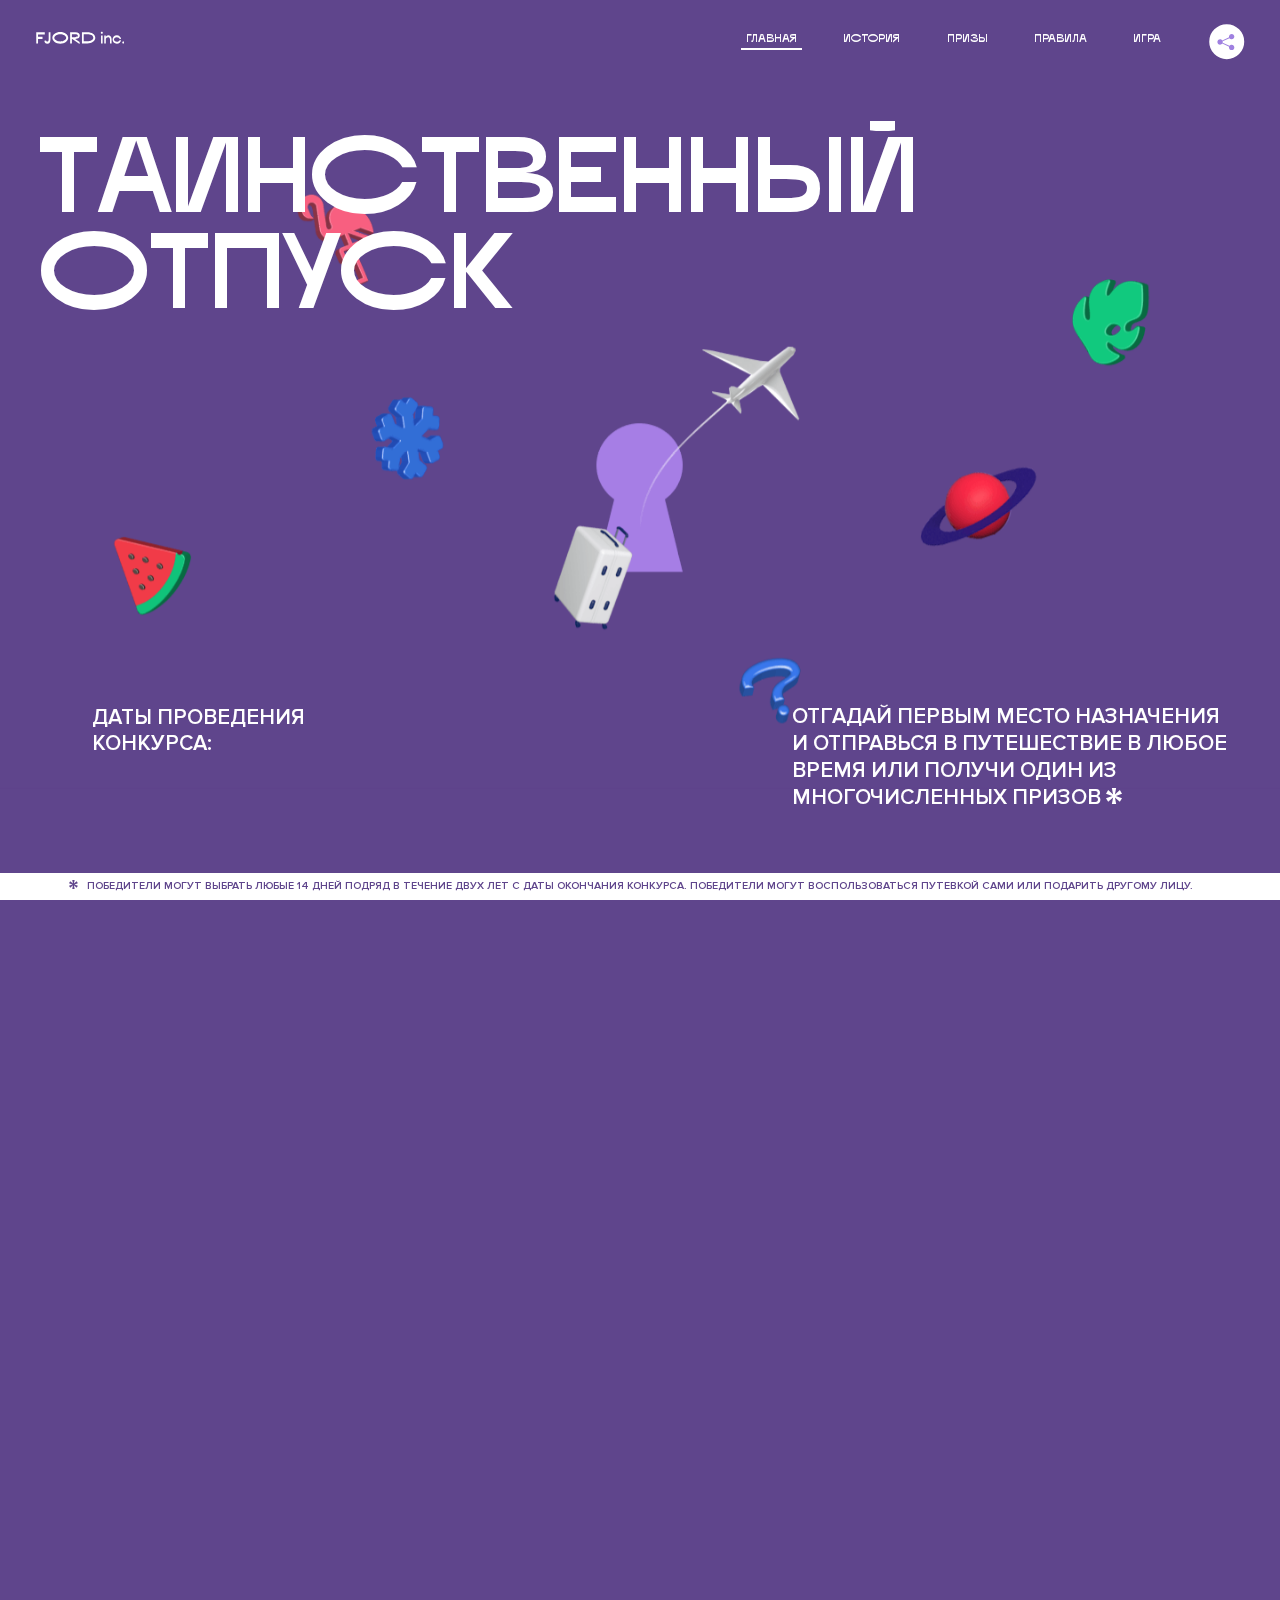
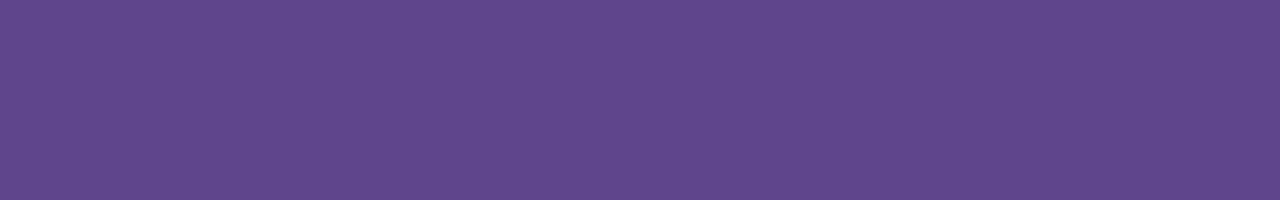
<file: 11/index.html>
<!DOCTYPE html>
<html lang="ru">
<head>
  <meta charset="UTF-8">
  <meta name="description" content="">
  <meta name="viewport" content="width=device-width, initial-scale=1.0">
  <meta http-equiv="X-UA-Compatible" content="ie=edge">
  <title>Mysterious Vacation</title>
<link href="css/style.min.css" rel="stylesheet">  <base href="https://htmlacademy-animation.github.io/1449935-magic-vacation-1/11/">
</head>
<body>

  <header class="page-header js-header">
    <div class="page-header__wrapper">
      <a href="#" class="page-header__logo" aria-label="Перейти на страницу FJORD.Inc">
        <svg width="100" height="15" viewBox="0 0 100 15" fill="none" xmlns="http://www.w3.org/2000/svg">
          <path d="M0.26 1.4V14H2.276V8.906H7.334V6.44H2.276V3.848H9.872V1.4H0.26ZM12.733 14.36C15.127 14.36 16.243 12.65 16.243 9.5V1.4H14.263V8.96C14.263 11.21 13.723 11.876 12.733 11.876C11.833 11.876 11.473 11.3 11.347 10.58L9.36702 10.94C9.63702 13.046 10.663 14.36 12.733 14.36ZM18.3918 7.7C18.3918 11.372 22.3878 14.36 27.3198 14.36C32.2518 14.36 36.2478 11.372 36.2478 7.7C36.2478 4.028 32.2518 1.04 27.3198 1.04C22.3878 1.04 18.3918 4.028 18.3918 7.7ZM20.6058 7.7C20.6058 5.378 23.6118 3.524 27.3198 3.524C30.9918 3.524 33.9798 5.378 33.9798 7.7C33.9798 10.004 30.9918 11.858 27.3198 11.858C23.6118 11.858 20.6058 10.004 20.6058 7.7ZM40.403 14V8.906H40.799L49.079 14.702V12.38L44.039 8.906H44.201C47.999 8.906 49.277 7.304 49.277 5.162C49.277 3.092 47.999 1.4 44.201 1.4H38.387V14H40.403ZM43.535 3.722C45.785 3.722 47.045 4.136 47.045 5.432C47.045 6.764 45.785 7.034 43.535 7.034H40.403V3.722H43.535ZM51.6936 1.382V14H57.8676C62.7456 14 66.7236 11.534 66.7236 7.7C66.7236 3.848 62.7456 1.382 57.8676 1.382H51.6936ZM53.7096 11.624V3.722H57.5436C61.5396 3.722 64.4916 5.018 64.4916 7.7C64.4916 10.238 61.5396 11.624 57.5436 11.624H53.7096ZM73.1832 14.018H74.9832V5H73.1832V14.018ZM72.9132 1.976C72.9132 2.57 73.3992 3.092 74.0832 3.092C74.7492 3.092 75.2352 2.57 75.2352 1.976C75.2352 1.382 74.7672 0.805999 74.0832 0.805999C73.3812 0.805999 72.9132 1.382 72.9132 1.976ZM76.7867 14H78.5687V9.104C78.7487 8.006 79.5947 6.962 81.0887 6.962C82.1147 6.962 83.2667 7.448 83.2667 9.554V14H85.0487V9.014C85.0487 6.152 83.2307 4.73 81.3587 4.73C79.9187 4.73 79.0727 5.558 78.5687 6.854V5H76.7867V14ZM90.9898 14.27C93.5098 14.27 95.3818 12.506 95.7238 10.328H94.0498C93.7258 11.3 92.6998 12.02 90.9898 12.02C88.8478 12.02 87.7678 10.922 87.7678 9.59C87.7678 8.24 88.8478 6.962 90.9898 6.962C92.7538 6.962 93.7978 7.844 94.0858 8.924H95.7418C95.4358 6.71 93.6178 4.73 90.9898 4.73C88.0918 4.73 86.1298 7.124 86.1298 9.59C86.1298 12.074 88.1278 14.27 90.9898 14.27ZM97.0693 12.938C97.0693 13.658 97.5553 14.144 98.2753 14.144C98.9953 14.144 99.4813 13.658 99.4813 12.938C99.4813 12.2 98.9953 11.714 98.2753 11.714C97.5553 11.714 97.0693 12.2 97.0693 12.938Z" fill="currentColor"></path>
        </svg>
      </a>
      <button class="page-header__toggler js-menu-toggler" type="button" aria-label="Управление мобильным меню"><span>Меню</span></button>
      <nav class="page-header__nav">
        <div class="page-header__menu js-menu" id="menu">
          <ul>
            <li>
              <a class="js-menu-link active" href="#top" data-href="top">главная</a>
            </li>
            <li>
              <a class="js-menu-link" href="#story" data-href="story">история</a>
            </li>
            <li>
              <a class="js-menu-link" href="#prizes" data-href="prizes">призы</a>
            </li>
            <li>
              <a class="js-menu-link" href="#rules" data-href="rules">правила</a>
            </li>
            <li>
              <a class="js-menu-link" href="#game" data-href="game">игра</a>
            </li>
          </ul>
        </div>
        <div class="page-header__social">
          <div class="social-block js-social-block">
            <button class="social-block__toggler" aria-label="Управлять блоком с социальными кнопками">
              <svg width="26" height="22" viewBox="0 0 27 22" fill="none" xmlns="http://www.w3.org/2000/svg">
                <path d="M19.6721 7.43664C21.6273 7.43664 23.213 5.85095 23.213 3.89566C23.213 1.94037 21.6273 0.354675 19.6721 0.354675C17.7168 0.354675 16.1311 1.94037 16.1311 3.89566C16.1311 4.19968 16.1728 4.49178 16.2458 4.77345L7.21751 8.95527C6.57519 8.05214 5.52303 7.46049 4.33078 7.46049C2.37549 7.46049 0.789795 9.04618 0.789795 11.0015C0.789795 12.9568 2.37549 14.5425 4.33078 14.5425C5.52303 14.5425 6.57668 13.9508 7.21751 13.0477L16.2458 17.2295C16.1743 17.5112 16.1311 17.8033 16.1311 18.1073C16.1311 20.0626 17.7168 21.6483 19.6721 21.6483C21.6273 21.6483 23.213 20.0626 23.213 18.1073C23.213 16.152 21.6273 14.5663 19.6721 14.5663C18.4798 14.5663 17.4262 15.158 16.7853 16.0611L7.75701 11.8793C7.82854 11.5976 7.87176 11.3055 7.87176 11.0015C7.87176 10.6974 7.83003 10.4053 7.75701 10.1237L16.7853 5.94186C17.4262 6.84499 18.4783 7.43664 19.6721 7.43664Z" fill="currentColor"></path>
              </svg>
            </button>
            <ul class="social-block__list">
              <li>
                <a class="social-block__link social-block__link--fb" href="#" aria-label="Мы на Facebook">
                  <svg width="8" height="17" viewBox="0 0 8 17" fill="none" xmlns="http://www.w3.org/2000/svg">
                    <path d="M4.24646 16.9899H1.09275L1.05793 8.49828H0V5.30707H1.05793V3.81124C1.05793 1.42084 2.57654 0 5.21735 0H7.41758V3.18585H5.30841C4.28262 3.18585 4.2478 3.48582 4.2478 4.24914V5.30707H7.42964L7.16716 8.49828H4.2478V16.9899H4.24646Z" fill="currentColor"></path>
                  </svg>
                </a>
              </li>
              <li>
                <a class="social-block__link social-block__link--insta" href="#" aria-label="Мы в Instagram">
                  <svg width="15" height="15" viewBox="0 0 15 15" fill="none" xmlns="http://www.w3.org/2000/svg">
                    <path d="M11.0197 0H4.19806C2.14246 0 0.471191 1.66993 0.471191 3.72285V10.5499C0.471191 12.6082 2.14112 14.2727 4.19806 14.2727H11.0197C13.0753 14.2727 14.7466 12.6082 14.7466 10.5499V3.72285C14.7466 1.67127 13.0753 0 11.0197 0ZM11.0197 12.4849H4.19806C3.13076 12.4849 2.26432 11.6158 2.26432 10.5512V3.72419C2.26432 2.65956 3.13076 1.79715 4.19806 1.79715H11.0197C12.087 1.79715 12.9535 2.6609 12.9535 3.72419V10.5512C12.9535 11.6145 12.087 12.4849 11.0197 12.4849Z" fill="currentColor"></path>
                    <path d="M7.60887 3.11084C5.38989 3.11084 3.58203 4.9187 3.58203 7.14036C3.58203 9.35532 5.38989 11.1645 7.60887 11.1645C9.83053 11.1645 11.6357 9.35666 11.6357 7.14036C11.6357 4.9187 9.83053 3.11084 7.60887 3.11084ZM7.60887 9.36871C6.37551 9.36871 5.37784 8.37372 5.37784 7.14036C5.37784 5.90699 6.37551 4.90665 7.60887 4.90665C8.83822 4.90665 9.84259 5.90833 9.84259 7.14036C9.84392 8.37238 8.83822 9.36871 7.60887 9.36871Z" fill="currentColor"></path>
                    <path d="M11.3573 2.35962C10.8256 2.35962 10.3931 2.79752 10.3931 3.32381C10.3931 3.85546 10.8256 4.29336 11.3573 4.29336C11.8862 4.29336 12.3215 3.85546 12.3215 3.32381C12.3215 2.79752 11.8862 2.35962 11.3573 2.35962Z" fill="currentColor"></path>
                  </svg>
                </a>
              </li>
              <li>
                <a class="social-block__link social-block__link--vk" href="#" aria-label="Мы ВКонтакте">
                  <svg width="17" height="10" viewBox="0 0 17 10" fill="none" xmlns="http://www.w3.org/2000/svg">
                    <path d="M14.1234 4.9002C14.1234 4.9002 16.3623 1.72708 16.5866 0.680242C16.6595 0.312285 16.4947 0.103188 16.1069 0.103188C16.1069 0.103188 14.8193 0.103188 14.168 0.103188C13.7235 0.103188 13.5587 0.293278 13.4235 0.579768C13.4235 0.579768 12.3724 2.82553 11.0969 4.24712C10.6861 4.70333 10.4781 4.84318 10.2511 4.84318C10.0646 4.84318 9.98625 4.6911 9.98625 4.27834V0.649016C9.98625 0.147997 9.92545 0.00135496 9.5066 0.00135496H6.39628C6.15578 0.00135496 6.0085 0.134417 6.0085 0.324506C6.0085 0.801084 6.73406 0.908351 6.73406 2.20231V4.87305C6.73406 5.40529 6.70569 5.61575 6.45303 5.61575C5.78016 5.61575 4.19528 3.30618 3.30623 0.678887C3.12923 0.145282 2.93737 0 2.43475 0H0.486409C0.205373 0 0 0.190085 0 0.476576C0 0.991172 0.60666 3.40801 2.99277 6.64358C4.59927 8.8201 6.70569 10 8.60269 10C9.76196 10 10.0416 9.80312 10.0416 9.31432V7.63883C10.0416 7.22607 10.2065 7.04956 10.4429 7.04956C10.7078 7.04956 11.1847 7.13238 12.2805 8.22268C13.5843 9.47862 13.6762 10 14.3896 10H16.5676C16.7919 10 17 9.89273 17 9.52342C17 9.02919 16.3623 8.15343 15.384 7.10659C14.9801 6.56755 14.3302 5.98914 14.1248 5.72301C13.8275 5.40801 13.9154 5.23014 14.1234 4.9002Z" fill="currentColor"></path>
                  </svg>
                </a>
              </li>
            </ul>
          </div>
        </div>
      </nav>
    </div>
  </header>

  <main class="page-content">

    <section class="animation-screen"></section>

    <section class="screen screen--hidden screen--intro" id="top">
      <div class="screen__wrapper">
        <div class="intro">
          <h1 class="intro__title">Таинственный отпуск</h1>
          <div class="intro__content">
            <div class="intro__info">
              <p class="intro__label">Даты проведения конкурса:</p>
              <p class="intro__date">01 — 31.05 / 2020</p>
            </div>
            <div class="intro__message">
              <p>
                Отгадай первым место назначения и&nbsp;отправься в&nbsp;путешествие в&nbsp;любое время или получи один из многочисленных призов
                <svg width="16" height="16" viewBox="0 0 10 10" fill="none" xmlns="http://www.w3.org/2000/svg">
                  <path d="M0 6.35337L3.90271 4.99012L0 3.64663L1.34615 1.32374L4.44287 4.01073L3.67364 0H6.34615L5.57692 4.01073L8.65385 1.32374L10 3.64663L6.13405 4.99012L10 6.35337L8.65385 8.65651L5.57692 5.98927L6.34615 10H3.67364L4.44287 5.96952L1.34615 8.65651L0 6.35337Z" fill="currentColor"></path>
                </svg>
              </p>
            </div>
          </div>
        </div>
      </div>
      <div class="screen__footer js-footer">
        <button class="screen__footer-enlarge js-footer-toggler" type="button" aria-label="Показать сообщение">
          <svg width="10" height="10" viewBox="0 0 10 10" fill="none" xmlns="http://www.w3.org/2000/svg">
            <path d="M0 6.35337L3.90271 4.99012L0 3.64663L1.34615 1.32374L4.44287 4.01073L3.67364 0H6.34615L5.57692 4.01073L8.65385 1.32374L10 3.64663L6.13405 4.99012L10 6.35337L8.65385 8.65651L5.57692 5.98927L6.34615 10H3.67364L4.44287 5.96952L1.34615 8.65651L0 6.35337Z" fill="currentColor"></path>
          </svg>
        </button>
        <button class="screen__footer-collapse js-footer-toggler" type="button" aria-label="Скрыть сообщение">
          <svg width="13" height="13" viewBox="0 0 13 13" fill="none" xmlns="http://www.w3.org/2000/svg">
            <line x1="12.3536" y1="0.353553" x2="0.738349" y2="11.9688" stroke="currentColor"></line>
            <line x1="0.738319" y1="0.539925" x2="12.3535" y2="12.1551" stroke="currentColor"></line>
          </svg>
        </button>
        <div class="screen__footer-wrapper">
          <div class="screen__footer-announce">
            <p class="screen__footer-label">Даты проведения конкурса:</p>
            <p class="screen__footer-date">01 — 31.05 / 2020</p>
          </div>
          <div class="screen__footer-note">
            <p>
              <svg width="10" height="10" viewBox="0 0 10 10" fill="none" xmlns="http://www.w3.org/2000/svg">
                <path d="M0 6.35337L3.90271 4.99012L0 3.64663L1.34615 1.32374L4.44287 4.01073L3.67364 0H6.34615L5.57692 4.01073L8.65385 1.32374L10 3.64663L6.13405 4.99012L10 6.35337L8.65385 8.65651L5.57692 5.98927L6.34615 10H3.67364L4.44287 5.96952L1.34615 8.65651L0 6.35337Z" fill="currentColor"></path>
              </svg>
              <span>Победители могут выбрать любые 14 дней подряд в&nbsp;течение двух лет с&nbsp;даты окончания конкурса. Победители могут воспользоваться путевкой сами или подарить другому лицу.</span>
            </p>
          </div>
        </div>
      </div>
    </section>

    <section class="screen screen--hidden screen--story" id="story">

      <div class="slider swiper-container js-slider">

        <div class="swiper-wrapper">

          <div class="slider__item swiper-slide">
            <h2 class="slider__item-title">История</h2>
            <p class="slider__item-text">Джеймс Таргет был основателем компании &laquo;Fjord Inc.&raquo;. С&nbsp;1965 года &laquo;Fjord Inc.&raquo; прославилась надёжными и&nbsp;удобными чемоданами и&nbsp;аксессуарами для туристов.</p>
          </div>

          <div class="slider__item swiper-slide">
            <p class="slider__item-text">Когда Джеймсу было 7&nbsp;лет, в&nbsp;их&nbsp;доме гостил дядюшка и&nbsp;развлекал детей рассказами о&nbsp;своей поездке в&nbsp;место, показавшееся малышу Таргету невероятным. Тогда Джеймс решил, что однажды посетит его, но&nbsp;не&nbsp;будет рассказывать о&nbsp;мечте, пока не&nbsp;осуществит.</p>
          </div>

          <div class="slider__item swiper-slide">
            <p class="slider__item-text">Джеймс Таргет стал увлеченным путешественником. Он&nbsp;посетил 5&nbsp;континентов, 126&nbsp;стран.</p>
          </div>

          <div class="slider__item swiper-slide">
            <p class="slider__item-text">Он&nbsp;сплавлялся по&nbsp;Амазонке и&nbsp;погружался в&nbsp;пещеры Франции, медитировал в&nbsp;горах Тибета и&nbsp;пожимал руку вождя племени Акугауа.</p>
          </div>

          <div class="slider__item swiper-slide">
            <p class="slider__item-text">Из&nbsp;своих поездок Джеймс Таргет привозил идеи, как сделать свои чемоданы &laquo;Fjord Inc.&raquo; удобными и&nbsp;приспособленными к&nbsp;разным дорожным условиям.</p>
          </div>

          <div class="slider__item swiper-slide">
            <p class="slider__item-text">Всё это время Джеймс не&nbsp;оставлял идею поездки своей мечты. Однако, как только он&nbsp;брался за&nbsp;планирование, возникали препятствия, не&nbsp;позволяющие отправиться туда.</p>
          </div>

          <div class="slider__item swiper-slide">
            <p class="slider__item-text">В&nbsp;возрасте 67&nbsp;лет Джеймс Таргет попал под лавину и&nbsp;погиб. В&nbsp;своём завещании он&nbsp;поручил отправить в&nbsp;заветное путешествие трёх смельчаков, единых с&nbsp;ним духом.</p>
          </div>

          <div class="slider__item swiper-slide">
            <p class="slider__item-text">Тех, кто сможет узнать таинственное место, задавая вопросы специально обученному ИИ&nbsp;&laquo;Соне&raquo;, ждет фантастическое путешествие.</p>
          </div>
        </div>
        <div class="slider__controls">
          <button class="slider__control slider__control--prev js-control-prev" type="button" aria-label="Показать предыдущую историю">
            <svg width="12" height="22" viewBox="0 0 12 22" fill="none" xmlns="http://www.w3.org/2000/svg">
              <path d="M11 1L1 11L11 21" stroke="currentColor" stroke-width="2" stroke-linejoin="round"></path>
            </svg>
          </button>
          <button class="slider__control slider__control--next js-control-next" type="button" aria-label="Показать следующую историю">
            <svg width="12" height="22" viewBox="0 0 12 22" fill="none" xmlns="http://www.w3.org/2000/svg">
              <path d="M1 1L11 11L1 21" stroke="currentColor" stroke-width="2" stroke-linejoin="round"></path>
            </svg>
          </button>
        </div>
        <div class="slider__pagination swiper-pagination"></div>
      </div>
    </section>

    <div class="sliding-overlay"></div>

    <section class="screen screen--hidden screen--prizes" id="prizes">
      <div class="screen__wrapper">
        <div class="prizes">
          <h2 class="prizes__title">ПРизы</h2>
          <div class="prizes__lead">
            <p>Найди ответ и&nbsp;получи один из&nbsp;призов:</p>
          </div>
          <ul class="prizes__list">
            <li class="prizes__item prizes__item--journeys">
              <div class="prizes__icon">
                <img class="prizes__icon-mob" src="img/prize1-mob.svg" alt="">
                <svg viewBox="0 0 350 330" version="1.1" width="350" height="330" opacity="0" xmlns="http://www.w3.org/2000/svg">
                  <style>
                    #baloon__basket,
                    #baloon__ficus {
                      transform-box: fill-box;
                    }
                  </style>

                  <animate id="baloon_entry_animation" attributeName="opacity" from="0" to="1" begin="indefinite" dur="0.3s" fill="freeze"></animate>

                  <!-- baloon -->
                  <g id="baloon__baloon">
                    <animate id="baloon_disapear" attributeName="opacity" from="1" to="0" begin="baloon_entry_animation.begin+2.35s" dur="0.3s" fill="freeze"></animate>

                    <!-- корзина -->
                    <g id="baloon__basket" transform-box="fill-box" transform-origin="left top">
                      <animateTransform attributeName="transform" type="scale" values="1 1; 1 0.7; 1 1" begin="baloon_entry_animation.begin" dur="2s" repeatCount="indefinite"></animateTransform>
                      <animateTransform attributeName="transform" type="skewX" values="0; 5; 0;" begin="baloon_entry_animation.begin" dur="2s" repeatCount="indefinite" additive="sum"></animateTransform>
                      <path d="m 175.44,249.28 h 48.36 a 13.27,13.27 0 0 0 13,-10.65 l 3.74,-18.32 h -68.18 v 25.89 a 3.09,3.09 0 0 0 3.08,3.08 z" fill="none" stroke="#ffffff" stroke-linecap="round" stroke-linejoin="round" stroke-width="2"></path>
                      <path d="m 235.79,241.69 h -9.22 a 8.31,8.31 0 0 1 -8.28,-8.31 v -13.07" fill="none" stroke="#ffffff" stroke-linecap="round" stroke-miterlimit="10" stroke-width="2"></path>
                      <path d="m 204.25,231.88 h -2.05 a 3.45,3.45 0 0 0 -3.43,3.45 v 2.92 a 3.45,3.45 0 0 0 3.43,3.45 h 2.05 a 3.45,3.45 0 0 0 3.43,-3.45 v -2.92 a 3.44,3.44 0 0 0 -3.43,-3.45 z" fill="none" stroke="#ffffff" stroke-linecap="round" stroke-linejoin="round" stroke-width="2">
                        <set attributeName="visibility" from="visible" to="hidden" begin="baloon_entry_animation.begin+2s" id="baloon__window_disapear"></set>
                      </path>
                      <path d="m 185.64,231.88 h -2.05 a 3.45,3.45 0 0 0 -3.43,3.45 v 2.92 a 3.45,3.45 0 0 0 3.43,3.45 h 2.05 a 3.45,3.45 0 0 0 3.43,-3.45 v -2.92 a 3.45,3.45 0 0 0 -3.43,-3.45 z" fill="none" stroke="#ffffff" stroke-linecap="round" stroke-linejoin="round" stroke-width="2"></path>
                    </g>

                    <g id="baloon__bottom_tail_2" transform="translate(0,4)">
                      <animateTransform attributeName="transform" type="translate" values="0 3; 0 -2; 0 3" begin="baloon_entry_animation.begin" dur="2s" repeatCount="indefinite"></animateTransform>
                      <path d="m 123.23,207.39 h 9.16 a 3.29,3.29 0 0 0 3.29,-3.3 v -5.71 a 3.29,3.29 0 0 0 -3.29,-3.3 h -16.82 a 1.32,1.32 0 0 0 -1.32,1.32 v 2 a 9,9 0 0 0 9,9" fill="#068e4d"></path>
                      <path d="m 123.23,207.39 h 9.16 a 3.29,3.29 0 0 0 3.29,-3.3 v -5.71 a 3.29,3.29 0 0 0 -3.29,-3.3 h -16.82 a 1.32,1.32 0 0 0 -1.32,1.32 v 2 a 9,9 0 0 0 8.98,8.99 z" fill="none" stroke="#ffffff" stroke-linecap="round" stroke-linejoin="round" stroke-width="2"></path>
                    </g>
                    <g id="baloon__top_tail_2" transform="translate(0,4)">
                      <animateTransform attributeName="transform" type="translate" values="0 3; 0 -2; 0 3" begin="baloon_entry_animation.begin" dur="2s" repeatCount="indefinite"></animateTransform>
                      <path d="m 123.23,173.34 h 9.16 a 3.29,3.29 0 0 1 3.29,3.3 v 5.71 a 3.29,3.29 0 0 1 -3.29,3.3 h -16.82 a 1.32,1.32 0 0 1 -1.32,-1.32 v -2 a 9,9 0 0 1 9,-9" fill="#068e4d"></path>
                      <path d="m 123.23,173.34 h 9.16 a 3.29,3.29 0 0 1 3.29,3.3 v 5.71 a 3.29,3.29 0 0 1 -3.29,3.3 h -16.82 a 1.32,1.32 0 0 1 -1.32,-1.32 v -2 a 9,9 0 0 1 8.98,-8.99 z" fill="none" stroke="#ffffff" stroke-linecap="round" stroke-linejoin="round" stroke-width="2"></path>
                    </g>
                    <g id="baloon__hull">
                      <path d="m 205,227.08 c 43.38,0 74.86,-15.55 74.86,-37 0,-21.45 -31.48,-37 -74.86,-37 -27.94,0 -55.36,13.53 -73.46,24.87 a 14.3,14.3 0 0 0 0,24.21 c 18.09,11.33 45.52,24.87 73.46,24.87" fill="#068e4d"></path>
                      <path d="m 205,227.08 c 43.38,0 74.86,-15.55 74.86,-37 0,-21.45 -31.48,-37 -74.86,-37 -27.94,0 -55.36,13.53 -73.46,24.87 a 14.3,14.3 0 0 0 0,24.21 c 18.09,11.38 45.52,24.92 73.46,24.92 z" fill="none" stroke="#ffffff" stroke-width="2"></path>
                      <path d="m 126.11,190.43 c -0.16616,-4.62132 2.14832,-8.97956 6.07,-11.43 16.74,-10.5 44.58,-24.68 72.81,-24.68 44.81,0 73.64,16 73.64,35.75 v 0.37" fill="#36e69a"></path>
                      <path d="m 132.18,195.12 c 16.74,4.27 44.58,10 72.81,10 44.14,0 72.75,-6.32 73.6,-14.18 -0.86,19.34 -29.45,34.86 -73.6,34.86 -28.23,0 -56.07,-14.19 -72.81,-24.68 a 12.88,12.88 0 0 1 -6,-10.18 c 0.26,1.61 2.26,3.18 6,4.14" fill="#068e4d"></path>
                      <path fill="#25b774">
                        <animate attributeName="d" begin="baloon_entry_animation.begin" dur="2s" repeatCount="indefinite" values="
                                        M 132.18 186.12 C 148.92 181.85 176.76 176.12 204.99 176.12 C 227.255 176.12 245.57 177.727 258.363 180.329 C 271.155 182.93 278.425 186.525 278.6 190.5 C 278.6 190.67 278.6 190.84 278.6 191.01 C 277.75 198.87 249.15 205.18 205 205.18 C 176.77 205.18 148.93 199.42 132.19 195.18 C 128.4 194.18 126.4 192.65 126.19 191.05 L 126.19 190.54 C 126.32 188.85 128.34 187.18 132.29 186.17;
                                        M 132.83 187.291 C 146.645 186.306 181.242 183.91 204.964 183.887 C 226.297 183.867 244.393 183.517 256.915 184.18 C 269.609 184.853 277.44 186.619 278.47 190.525 C 278.506 190.691 278.542 190.857 278.578 191.023 C 279.348 198.325 252.031 212.836 205.021 212.938 C 174.655 213.004 147.687 203.638 131.22 196.21 C 127.601 194.535 125.915 192.629 126.014 191.023 L 126.112 190.523 C 126.567 188.884 128.876 187.652 132.929 187.36;
                                        M 132.18 186.12 C 148.92 181.85 176.76 176.12 204.99 176.12 C 227.255 176.12 245.57 177.727 258.363 180.329 C 271.155 182.93 278.425 186.525 278.6 190.5 C 278.6 190.67 278.6 190.84 278.6 191.01 C 277.75 198.87 249.15 205.18 205 205.18 C 176.77 205.18 148.93 199.42 132.19 195.18 C 128.4 194.18 126.4 192.65 126.19 191.05 L 126.19 190.54 C 126.32 188.85 128.34 187.18 132.29 186.17"></animate>
                      </path>
                    </g>
                    <g id="baloon__bottom_tail_1">
                      <animateTransform attributeName="transform" type="translate" values="0 -1; 0 4; 0 -1" begin="baloon_entry_animation.begin" dur="2s" repeatCount="indefinite"></animateTransform>
                      <path d="m 123.23,207.39 h 9.16 a 3.29,3.29 0 0 0 3.29,-3.3 v -5.71 a 3.29,3.29 0 0 0 -3.29,-3.3 h -16.82 a 1.32,1.32 0 0 0 -1.32,1.32 v 2 a 9,9 0 0 0 9,9" fill="#068e4d"></path>
                      <path d="m 123.23,207.39 h 9.16 a 3.29,3.29 0 0 0 3.29,-3.3 v -5.71 a 3.29,3.29 0 0 0 -3.29,-3.3 h -16.82 a 1.32,1.32 0 0 0 -1.32,1.32 v 2 a 9,9 0 0 0 8.98,8.99 z" fill="none" stroke="#ffffff" stroke-linecap="round" stroke-linejoin="round" stroke-width="2"></path>
                    </g>
                    <g id="baloon__top_tail_1">
                      <animateTransform attributeName="transform" type="translate" values="0 -1; 0 4; 0 -1" begin="baloon_entry_animation.begin" dur="2s" repeatCount="indefinite"></animateTransform>
                      <path d="m 123.23,173.34 h 9.16 a 3.29,3.29 0 0 1 3.29,3.3 v 5.71 a 3.29,3.29 0 0 1 -3.29,3.3 h -16.82 a 1.32,1.32 0 0 1 -1.32,-1.32 v -2 a 9,9 0 0 1 9,-9" fill="#068e4d"></path>
                      <path d="m 123.23,173.34 h 9.16 a 3.29,3.29 0 0 1 3.29,3.3 v 5.71 a 3.29,3.29 0 0 1 -3.29,3.3 h -16.82 a 1.32,1.32 0 0 1 -1.32,-1.32 v -2 a 9,9 0 0 1 8.98,-8.99 z" fill="none" stroke="#ffffff" stroke-linecap="round" stroke-linejoin="round" stroke-width="2"></path>
                    </g>

                    <g id="baloon__wind-behind-group">
                      <line x1="106.25" y1="179.49001" x2="84.050003" y2="179.49001" fill="none" stroke="#ffffff" stroke-linecap="round" stroke-miterlimit="10" stroke-width="2" id="line20" transform-origin="107.25 0">
                        <animateTransform attributeName="transform" type="scale" values="1 1; 0.8 1; 1 1; 0.9 1; 1 1" begin="baloon_entry_animation.begin" dur="0.4s" repeatCount="indefinite"></animateTransform>
                      </line>

                      <line x1="106.25" y1="190.98" x2="68.769997" y2="190.98" fill="none" stroke="#ffffff" stroke-linecap="round" stroke-miterlimit="10" stroke-width="2" transform-origin="107.25 0">
                        <animateTransform attributeName="transform" type="scale" values="1 1; 0.97 1; 1 1; 0.93 1; 1 1" begin="baloon_entry_animation.begin" dur="0.35s" repeatCount="indefinite"></animateTransform>
                      </line>

                      <line x1="106.25" y1="201.23" x2="84.050003" y2="201.23" fill="none" stroke="#ffffff" stroke-linecap="round" stroke-miterlimit="10" stroke-width="2" transform-origin="107.25 0">
                        <animateTransform attributeName="transform" type="scale" values="0.8 1; 1 1; 0.9 1; 1 1; 0.8 1" begin="baloon_entry_animation.begin" dur="0.4s" repeatCount="indefinite"></animateTransform>
                      </line>
                    </g>
                  </g>

                  <!-- облака -->
                  <g id="baloon__cloud_1">
                    <animate attributeName="opacity" values="0; 1; 1; 0" keyTimes="0; 0.2; 0.8; 1" begin="baloon_entry_animation.begin" dur="2s" fill="freeze"></animate>
                    <line x1="68.949997" y1="107.8" x2="131.86" y2="107.8" fill="none" stroke="#ffffff" stroke-linecap="round" stroke-miterlimit="10" stroke-width="2">
                      <animateTransform attributeName="transform" type="translate" values="216, 0; 0, 0" begin="baloon_entry_animation.begin" dur="2s" fill="freeze"></animateTransform>
                    </line>
                    <g>
                      <path d="m 41.77,97.54 h 35.29 a 12.4,12.4 0 1 1 24.8,0 h 17.93" fill="none" stroke="#ffffff" stroke-linecap="round" stroke-miterlimit="10" stroke-width="2"></path>
                      <animateTransform attributeName="transform" type="translate" values="224, 0; 0, 0" begin="baloon_entry_animation.begin" dur="2s" fill="freeze"></animateTransform>
                    </g>
                  </g>

                  <g id="baloon__cloud_2" visibility="hidden">
                    <animate id="baloon__cloud2_anim" attributeName="opacity" values="0; 1; 1; 0" keyTimes="0; 0.3; 0.7; 1" begin="baloon_entry_animation.begin+1.8s" dur="1.35s" fill="freeze"></animate>
                    <set attributeName="visibility" from="hidden" to="visible" begin="baloon__cloud2_anim.begin"></set>
                    <line x1="258.95999" y1="93.190002" x2="298.73999" y2="93.190002" fill="none" stroke="#ffffff" stroke-linecap="round" stroke-miterlimit="10" stroke-width="2">
                      <animateTransform attributeName="transform" type="translate" values="30, 0; -160, 0" begin="baloon__cloud2_anim.begin" dur="2s" repeatCount="indefinite"></animateTransform>
                    </line>
                    <g>
                      <animateTransform attributeName="transform" type="translate" values="35, 0; -170, 0" begin="baloon__cloud2_anim.begin" dur="2s" repeatCount="indefinite"></animateTransform>
                      <path d="m 278.75,82.91 h -27.36 a 12.4,12.4 0 1 0 -24.8,0 h -17.94" fill="none" stroke="#ffffff" stroke-linecap="round" stroke-miterlimit="10" stroke-width="2"></path>
                      <line x1="287.01001" y1="82.910004" x2="309.20999" y2="82.910004" fill="none" stroke="#ffffff" stroke-linecap="round" stroke-miterlimit="10" stroke-width="2"></line>
                    </g>
                  </g>

                  <!-- Горы -->
                  <g id="baloon__mountains-group">
                    <path d="m 289.94,327.88 h -45.06 l -32.08,-31.3 a 1.89,1.89 0 0 0 -2.44,0 l -10.2,10.23 a 1.72,1.72 0 0 1 -2.25,0 l -19,-20.17 a 2.4,2.4 0 0 0 -3.1,0 l -26.42,25.64 a 1.71,1.71 0 0 1 -2.25,0 l -2.63,-2.92 a 1.71,1.71 0 0 0 -2.31,0 L 124.63,329 H 80.78" fill="none" stroke="#ffffff" stroke-linecap="round" stroke-miterlimit="10" stroke-width="2" id="baloon__mountains">
                      <animate attributeName="d" begin="baloon_entry_animation.begin+2.5s" dur="0.25s" fill="freeze" from="M 289.94 327.88 L 244.88 327.88 L 212.8 296.58 C 212.459 296.292 212.027 296.134 211.58 296.134 C 211.133 296.134 210.701 296.292 210.36 296.58 L 200.16 306.81 C 199.848 307.08 199.448 307.229 199.035 307.229 C 198.622 307.229 198.222 307.08 197.91 306.81 L 178.91 286.64 C 178.477 286.274 177.927 286.072 177.36 286.072 C 176.793 286.072 176.243 286.274 175.81 286.64 L 149.39 312.28 C 149.079 312.552 148.679 312.702 148.265 312.702 C 147.851 312.702 147.451 312.552 147.14 312.28 L 144.51 309.36 C 144.195 309.071 143.782 308.911 143.355 308.911 C 142.928 308.911 142.515 309.071 142.2 309.36 L 124.63 329 L 80.78 329" to="M 289.94 329 L 244.88 329 L 212.8 329 C 212.393 329 211.987 329 211.58 329 C 211.173 329 210.767 329 210.36 329 L 200.16 329 C 199.41 329 198.66 329 197.91 329 C 191.577 329 185.243 329 178.91 329 L 178.135 329 C 177.877 329 177.618 329 177.36 329 C 177.102 329 176.843 329 176.585 329 L 175.81 329 C 167.003 329 158.197 329 149.39 329 C 148.64 329 147.89 329 147.14 329 L 144.51 329 C 144.125 329 143.74 329 143.355 329 C 142.97 329 142.585 329 142.2 329 L 124.63 329 L 80.78 329"></animate>
                    </path>
                    <path d="m 289.94,328 h -89.79 c -0.86,0 -1.56,0 -2.25,0 h -19 c -1.5,0 -2.23,0 -3.1,0 h -32.3 c -1.09,0 -1.66,0 -2.31,0 H 80.78" fill="none" stroke="#ffffff" stroke-linecap="round" stroke-miterlimit="10" stroke-width="2" id="baloon__flat"></path>
                  </g>

                  <!-- иллюминатор переход -->
                  <path d="m 204.25,231.88 h -2.05 a 3.45,3.45 0 0 0 -3.43,3.45 v 2.92 a 3.45,3.45 0 0 0 3.43,3.45 h 2.05 a 3.45,3.45 0 0 0 3.43,-3.45 v -2.92 a 3.44,3.44 0 0 0 -3.43,-3.45 z" fill="none" stroke="#ffffff" stroke-linecap="round" stroke-linejoin="round" stroke-width="2" visibility="hidden">
                    <set attributeName="visibility" from="hidden" to="visible" begin="baloon__window_disapear.begin"></set>

                    <animate attributeName="d" begin="baloon__window_disapear.begin" dur="0.35s" fill="freeze" from="M 206.677 240.682 C 207.319 240.036 207.68 239.161 207.68 238.25 C 207.68 237.277 207.68 236.303 207.68 235.33 C 207.682 234.726 207.525 234.132 207.224 233.609 C 206.924 233.085 206.491 232.649 205.969 232.346 C 205.447 232.042 204.854 231.882 204.25 231.88 C 204.25 231.88 204.25 231.88 204.25 231.88 L 202.2 231.88 C 201.289 231.885 200.416 232.251 199.773 232.898 C 199.131 233.544 198.77 234.419 198.77 235.33 L 198.77 238.25 C 198.77 239.161 199.131 240.036 199.773 240.682 C 200.416 241.329 201.289 241.695 202.2 241.7 C 202.883 241.7 203.567 241.7 204.25 241.7 C 205.161 241.695 206.034 241.329 206.677 240.682" to="M 275 225.43 C 269.29 225.43 263.58 225.43 257.87 225.43 C 253.221 225.409 248.765 223.547 245.484 220.254 C 242.202 216.961 240.355 212.499 240.35 207.85 C 240.35 195.233 240.35 182.617 240.35 170 C 240.355 165.351 242.202 160.889 245.484 157.596 C 248.765 154.303 253.221 152.441 257.87 152.42 L 275 152.42 C 279.647 152.444 284.1 154.307 287.38 157.6 C 290.659 160.892 292.505 165.353 292.51 170 L 292.51 188.915 C 292.51 195.22 292.51 201.525 292.51 207.83 C 292.507 212.48 290.663 216.944 287.384 220.24 C 284.105 223.537 279.65 225.404 275 225.43 C 275 225.43 275 225.43 275 225.43"></animate>

                    <set attributeName="visibility" from="visible" to="hidden" begin="baloon__window_disapear.end"></set>
                  </path>

                  <path d="M 275,225.43 H 257.87 A 17.6,17.6 0 0 1 240.35,207.85 V 170 a 17.6,17.6 0 0 1 17.52,-17.58 H 275 A 17.6,17.6 0 0 1 292.51,170 v 37.83 A 17.61,17.61 0 0 1 275,225.43 Z" fill="none" id="baloon__window-path"></path>

                  <clipPath id="baloon__window-clip">
                    <use href="#baloon__window-path"></use>
                  </clipPath>

                  <!-- иллюминатор -->
                  <g id="baloon__window" visibility="hidden">
                    <set id="baloon__window-appearance" attributeName="visibility" from="hidden" to="visible" begin="baloon__window_disapear.begin+0.35s"></set>

                    <!-- сам иллюминатор -->
                    <use href="#baloon__window-path" stroke="#ffffff" stroke-width="2"></use>

                    <!-- облака внутри иллюминатора -->
                    <g clip-path="url(#baloon__window-clip)" id="baloon__clouds-inside">
                      <g>
                        <animateTransform attributeName="transform" type="translate" values="294 160; -30, 160" begin="baloon__window_disapear.begin+0.35s" dur="3s" repeatCount="indefinite"></animateTransform>
                        <line x1="28.18" y1="38.34" x2="91.089996" y2="38.34" fill="none" stroke="#ffffff" stroke-linecap="round" stroke-miterlimit="10" stroke-width="2"></line>
                        <path d="m 41.77,97.54 h 35.29 a 12.4,12.4 0 1 1 24.8,0 h 17.93" transform="translate(-40.77,-69.46)" fill="none" stroke="#ffffff" stroke-linecap="round" stroke-miterlimit="10" stroke-width="2"></path>
                        <line x1="218.19" y1="23.719999" x2="257.97" y2="23.719999" fill="none" stroke="#ffffff" stroke-linecap="round" stroke-miterlimit="10" stroke-width="2"></line>
                        <path d="m 278.75,82.91 h -27.36 a 12.4,12.4 0 1 0 -24.8,0 h -17.94" transform="translate(-40.77,-69.46)" fill="none" stroke="#ffffff" stroke-linecap="round" stroke-miterlimit="10" stroke-width="2"></path>
                        <line x1="246.24001" y1="13.45" x2="268.42999" y2="13.45" fill="none" stroke="#ffffff" stroke-linecap="round" stroke-miterlimit="10" stroke-width="2"></line>
                      </g>
                    </g>
                  </g>

                  <!-- лыжи -->
                  <g id="baloon__skis" transform="translate(-50,0)" opacity="0">
                    <animate attributeName="opacity" id="baloon__skis_appearance" from="0" to="1" dur="0.3s" fill="freeze" begin="baloon__chair_appearance.begin+0.2s"></animate>
                    <animateTransform attributeName="transform" type="translate" values="-50 0; 0 0" keySplines="0.3 0.3 .5 1" begin="baloon__skis_appearance.begin" dur="0.3s" fill="freeze"></animateTransform>
                    <path d="m 91.14,327.79 a 2.2,2.2 0 0 1 -2,-2.36 L 102.8,132.26 c 1.1,-15.49 -4.8,-21.92 -8.75,-24.47 a 1.35,1.35 0 0 1 0.53,-2.45 C 103,104 122.18,104 120,134.19 l -13.57,192.48 a 2.2,2.2 0 0 1 -2.35,2 z" fill="#ffffff"></path>
                    <path d="m 124.5,328.17 a 2.2,2.2 0 0 1 -2.17,-2.23 l 2.24,-193.63 c 0.19,-15.53 -6.07,-21.61 -10.16,-23.91 a 1.35,1.35 0 0 1 0.39,-2.47 c 8.36,-1.9 27.49,-3 27.15,27.28 l -2.25,192.93 a 2.2,2.2 0 0 1 -2.22,2.18 z" fill="#ffffff"></path>
                  </g>

                  <!-- кресло -->
                  <g id="baloon__chair" transform="translate(-180,0)" opacity="0">
                    <animate attributeName="opacity" id="baloon__chair_appearance" from="0" to="1" begin="baloon_entry_animation.begin+2.5s" dur="0.3s" fill="freeze"></animate>
                    <animateTransform attributeName="transform" type="translate" values="-180 0; 0 0" keySplines="0.3 0.3 .5 1" begin="baloon__chair_appearance.begin" dur="0.3s" fill="freeze"></animateTransform>
                    <path d="m 257.5,259.82 h -60.74 v -14.19 h 55.09 a 9.92,9.92 0 0 1 9.9,9.93 4.26,4.26 0 0 1 -4.25,4.25" fill="#a67ee5"></path>
                    <path d="m 257.5,259.82 h -60.74 v -14.19 h 55.09 a 9.92,9.92 0 0 1 9.9,9.93 4.26,4.26 0 0 1 -4.25,4.26 z" fill="none" stroke="#ffffff" stroke-miterlimit="10" stroke-width="2"></path>
                    <polygon points="165.19,286.72 179.16,286.72 185.47,328.31 171.5,328.31 " fill="#a67ee5"></polygon>
                    <polygon points="165.19,286.72 179.16,286.72 185.47,328.31 171.5,328.31 " fill="none" stroke="#ffffff" stroke-miterlimit="10" stroke-width="2"></polygon>
                    <polygon points="214.76,286.72 228.72,286.72 235.03,328.31 221.06,328.31 " fill="#a67ee5"></polygon>
                    <polygon points="214.76,286.72 228.72,286.72 235.03,328.31 221.06,328.31 " fill="none" stroke="#ffffff" stroke-miterlimit="10" stroke-width="2"></polygon>
                    <path d="m 281.33,272.45 h -55.89 a 5.59,5.59 0 0 1 -5.53,-4.77 l -10.86,-72.24 a 17.71,17.71 0 0 0 -12.49,-31.31 h -55.08 l -0.32,102.87 15.77,23.35 47.19,8.39 a 12.3,12.3 0 0 0 4.22,0.75 h 73 a 13.53,13.53 0 0 0 0,-27.06" fill="#a67ee5"></path>
                    <path d="m 281.33,272.45 h -55.89 a 5.59,5.59 0 0 1 -5.53,-4.77 l -10.86,-72.24 a 17.71,17.71 0 0 0 -12.49,-31.31 h -55.08 l -0.32,102.87 15.77,23.35 47.19,8.39 a 12.3,12.3 0 0 0 4.22,0.75 h 73 a 13.53,13.53 0 0 0 -0.01,-27.04 z" fill="none" stroke="#ffffff" stroke-miterlimit="10" stroke-width="2"></path>
                    <path d="m 162.42,267.69 -10.86,-72.24 a 17.71,17.71 0 1 0 -29,-13.61 18,18 0 0 0 0.79,5.25 L 138.65,289 a 12.36,12.36 0 0 0 12.21,10.54 h 73 a 13.53,13.53 0 0 0 0,-27.05 h -55.91 a 5.62,5.62 0 0 1 -5.53,-4.78" fill="#a67ee5"></path>
                    <path d="m 162.42,267.69 -10.86,-72.24 a 17.71,17.71 0 1 0 -29,-13.61 18,18 0 0 0 0.79,5.25 L 138.65,289 a 12.36,12.36 0 0 0 12.21,10.54 h 73 a 13.53,13.53 0 0 0 0,-27.05 h -55.91 a 5.62,5.62 0 0 1 -5.53,-4.8 z" fill="none" stroke="#ffffff" stroke-miterlimit="10" stroke-width="2"></path>
                    <path d="m 206.26,259.82 h -72 l -2.13,-14.19 h 68.47 a 9.92,9.92 0 0 1 9.9,9.93 4.26,4.26 0 0 1 -4.25,4.25" fill="#a67ee5"></path>
                    <path d="m 206.26,259.82 h -72 l -2.13,-14.19 h 68.47 a 9.92,9.92 0 0 1 9.9,9.93 4.26,4.26 0 0 1 -4.24,4.26 z" fill="none" stroke="#ffffff" stroke-miterlimit="10" stroke-width="2"></path>
                    <line x1="151.57001" y1="195.44" x2="209.05" y2="195.44" fill="none" stroke="#ffffff" stroke-linecap="round" stroke-miterlimit="10" stroke-width="2"></line>
                  </g>

                  <!-- Растение -->
                  <g id="baloon__ficus" transform="translate(-50,0)" opacity="0" transform-origin="right bottom">
                    <animate attributeName="opacity" id="baloon__ficus_appearance" from="0" to="1" dur="0.3s" fill="freeze" begin="baloon__chair_appearance.begin+0.1s"></animate>
                    <animateTransform attributeName="transform" type="translate" values="-50 0; 0 0" keySplines="0.3 0.3 .5 1" begin="baloon__ficus_appearance.begin" dur="0.3s" fill="freeze"></animateTransform>
                    <animateTransform attributeName="transform" type="rotate" values="0 0 0; 10 0 0; -5 0 0; 2 0 0; 0 0 0" begin="baloon__ficus_appearance.end" dur="0.5s" fill="freeze" additive="sum"></animateTransform>
                    <path d="M 79.18,194 A 131,131 0 0 1 94.77,220.9 255,255 0 0 1 74.69,197.35 259,259 0 0 1 57.62,171.47 131.72,131.72 0 0 1 79.18,194" fill="#36e69a"></path>
                    <path d="m 80.94,214.39 a 127.19,127.19 0 0 1 22.8,20.49 242.09,242.09 0 0 1 -25.84,-15.71 235.86,235.86 0 0 1 -23.42,-18.7 119.82,119.82 0 0 1 26.46,13.92" fill="#36e69a"></path>
                    <path d="m 93.66,205.48 a 258.38,258.38 0 0 0 10.08,29.39 125.63,125.63 0 0 0 -4.5,-30.52 135.9,135.9 0 0 0 -12.06,-29.44 260.33,260.33 0 0 0 6.47,30.57" fill="#36e69a"></path>
                    <path d="m 107.32,213.52 a 250.14,250.14 0 0 0 2.06,30.67 119.93,119.93 0 0 0 3.76,-30.05 131.24,131.24 0 0 0 -4,-31.36 238.1,238.1 0 0 0 -1.87,30.74" fill="#25b774"></path>
                    <path d="M 83.08,229.56 A 121.93,121.93 0 0 1 109.37,244.2 225.91,225.91 0 0 1 81.21,235 228.11,228.11 0 0 1 54.84,222.31 113.61,113.61 0 0 1 83.09,229.6" fill="#25b774"></path>
                    <path d="M 88.06,243.83 A 118.11,118.11 0 0 1 115.62,255 211,211 0 0 1 86.84,249.4 220.87,220.87 0 0 1 59.42,240.07 114,114 0 0 1 88.07,243.8" fill="#25b774"></path>
                    <path d="m 118.71,224.79 a 238,238 0 0 0 -3.1,30.25 117.11,117.11 0 0 0 8.82,-28.54 127.44,127.44 0 0 0 1.42,-31.19 213.92,213.92 0 0 0 -7.15,29.48" fill="#25b774"></path>
                    <path d="m 98.86,262 a 118.24,118.24 0 0 1 27.07,12.34 212.3,212.3 0 0 1 -28.53,-6.79 220.78,220.78 0 0 1 -27,-10.45 114.06,114.06 0 0 1 28.46,4.9" fill="#068e4d"></path>
                    <path d="m 130.27,244.29 a 236.56,236.56 0 0 0 -4.34,30.1 116.94,116.94 0 0 0 10,-28.16 127.42,127.42 0 0 0 2.71,-31.1 214.43,214.43 0 0 0 -8.36,29.16" fill="#068e4d"></path>
                    <path d="m 108.9,280.69 a 118.21,118.21 0 0 1 26.54,13.47 213.62,213.62 0 0 1 -28.23,-8 221.65,221.65 0 0 1 -26.55,-11.57 113.82,113.82 0 0 1 28.24,6.08" fill="#068e4d"></path>
                    <path d="m 141,264.26 a 236.09,236.09 0 0 0 -5.58,29.9 117.46,117.46 0 0 0 11.15,-27.73 127.2,127.2 0 0 0 4,-31 214.24,214.24 0 0 0 -9.57,28.83" fill="#068e4d"></path>
                    <path d="M 92.62,217.67 A 529.26,529.26 0 0 1 149.48,328" fill="none" stroke="#36e69a" stroke-linecap="round" stroke-linejoin="round" stroke-width="2"></path>
                  </g>
                </svg>
              </div>
              <p class="prizes__desc">
                <b>3</b>
                <span>загадочных путешествия</span>
              </p>
            </li>
            <li class="prizes__item prizes__item--cases">
              <div class="prizes__icon">
                <img class="prizes__icon-mob" src="img/prize2-mob.svg" alt="">
                <svg viewBox="0 0 350 330" width="350" height="330" opacity="0" version="1.1" xmlns="http://www.w3.org/2000/svg">
                  <style>
                    #suitecase__floor {
                      transform-box: fill-box;
                      transform-origin: right;
                    }

                    #suitecase__leaf_pink {
                      transform-box: fill-box;
                      transform-origin: left bottom;
                    }

                    #suitecase__leaf_red_leaf {
                      transform-box: fill-box;
                    }

                    #suitecase__suitecase-group {
                      transform-box: fill-box;
                      transform-origin: center;
                    }
                  </style>

                  <animate id="suitecase_entry_animation" attributeName="opacity" from="0" to="1" begin="baloon_entry_animation.begin" dur="0.3s" fill="freeze"></animate>

                  <!-- clouds -->
                  <g id="suitecase__suitecase">
                    <!-- fadeout -->
                    <animateTransform id="suitecase__clouds_fadeout" attributeName="transform" type="translate" from="0, 0" to="0, -40" begin="suitecase__suitecase_motion.begin+0.5s" keySplines="0.37 0 0.63 1" dur="0.3s" fill="freeze"></animateTransform>
                    <animate attributeName="opacity" from="1" to="0" begin="suitecase__clouds_fadeout.begin" dur="0.3s" fill="freeze"></animate>

                    <g id="suitecase__cloud_1" transform="translate(24, 0)">
                      <animateTransform id="suitecase__clouds_shift" attributeName="transform" type="translate" from="24, 0" to="0, 0" begin="suitecase_entry_animation.begin" keySplines="0.3 0.3 .5 1" dur="0.3s" fill="freeze"></animateTransform>

                      <line x1="65.43" y1="77.720001" x2="105.21" y2="77.720001" fill="none" stroke="#ffffff" stroke-linecap="round" stroke-miterlimit="10" stroke-width="2"></line>
                      <path d="M 85.22,67.45 H 57.86 a 12.4,12.4 0 1 0 -24.8,0 H 15.13" fill="none" stroke="#ffffff" stroke-linecap="round" stroke-miterlimit="10" stroke-width="2"></path>
                      <line x1="93.480003" y1="67.449997" x2="115.68" y2="67.449997" fill="none" stroke="#ffffff" stroke-linecap="round" stroke-miterlimit="10" stroke-width="2"></line>
                    </g>

                    <path d="m 235.77,119 h -19.45 a 35.49,35.49 0 0 0 -68,-13.69 26.34,26.34 0 0 0 -12.89,-3.31 26.72,26.72 0 0 0 -24.8,17 H 95.48 a 10.5,10.5 0 0 0 0,21 h 140.3 a 10.5,10.5 0 0 0 0,-21" fill="#ffffff" id="suitecase__cloud_2" transform="translate(50, 0)">
                      <animateTransform attributeName="transform" type="translate" from="50, 0" to="0, 0" begin="suitecase_entry_animation.begin" keySplines="0.3 0.3 .5 1" dur="0.3s" fill="freeze"></animateTransform>
                    </path>

                    <g id="suitecase__cloud_3" transform="translate(50, 0)">
                      <animateTransform attributeName="transform" type="translate" from="50, 0" to="0, 0" begin="suitecase_entry_animation.begin" keySplines="0.3 0.3 .5 1" dur="0.3s" fill="freeze"></animateTransform>
                      <line x1="300.17001" y1="135" x2="322.37" y2="135" fill="none" stroke="#ffffff" stroke-linecap="round" stroke-miterlimit="10" stroke-width="2"></line>
                      <line x1="272.13" y1="145.27" x2="311.89999" y2="145.27" fill="none" stroke="#ffffff" stroke-linecap="round" stroke-miterlimit="10" stroke-width="2"></line>
                    </g>
                  </g>

                  <!-- leaf red -->
                  <g id="suitecase__leaf_red">
                    <path d="m 263.47,206.82 a 2,2 0 0 1 3.15,2 c -1,7 -2.07,20.33 4.85,19.4 4.94,-0.66 -16.65,-31.53 19.32,-38.16 a 2,2 0 0 1 2.18,2.89 c -1.32,2.74 -2.83,6.61 -2.73,9.9 a 2,2 0 0 0 3.71,1 c 4.1,-6.15 15.1,-17.86 36.59,-10.7 a 2,2 0 0 1 1.35,1.54 c 0.93,4.8 4.13,23.24 -0.29,28.72 -5.09,6.31 -15,4.14 -16.18,10.25 -1.3,6.91 7.51,4.82 13.42,-0.22 a 2,2 0 0 1 3.32,1.64 c -0.25,5.45 -2.18,14 -11.12,18.69 -13.78,7.21 -23.48,-7 -25.19,-3.88 -2.59,4.66 7.94,8.47 13.78,10.18 a 2,2 0 0 1 0.61,3.59 c -10.52,7.74 -29.13,10.28 -37,-5.41 -8.3,-16.59 -12.93,-12.49 -18.19,-20.38 -5.71,-8.57 -4.33,-22.54 8.38,-31.05 m 29.4,32.47 c 0.5,2.73 5.2,3.51 8.35,2.94 3.15,-0.57 8.47,-3.83 8,-6.56 -0.47,-2.73 -6.62,-3.9 -9.78,-3.33 -3.16,0.57 -7.05,4.22 -6.55,6.95" fill="#e81a5a" id="suitecase__leaf_red_leaf">
                      <animateTransform attributeName="transform" type="rotate" values="0 16 57; -4 16 57; 0 16 57; -2 16 57; 0 16 57" begin="suitecase_entry_animation.begin" dur="1.5s" repeatCount="indefinite"></animateTransform>
                    </path>
                    <path d="m 263,327.88 c 0,0 -4.91,-70.27 5.54,-80.72" fill="none" stroke="#e81a5a" stroke-miterlimit="10" stroke-width="2"></path>
                  </g>

                  <!-- suitecase__suitecase -->
                  <g id="suitecase__suitecase-group" visibility="hidden">
                    <set attributeName="visibility" from="hidden" to="visible" begin="suitecase__clouds_shift.end"></set>

                    <animateTransform attributeName="transform" type="translate" values="-217 -220" fill="freeze" additive="sum"></animateTransform>

                    <animateMotion id="suitecase__suitecase_motion" path="M 208.45855,84.48836
                                C 207.21763,73.364521 138.71714,55.976628 95.955623,79.665333 93.023462,81.290164 64.27227,97.692868 66.934232,119.36707
                                c 3.542611,28.80582 59.874138,44.95855 75.755848,49.5169 53.68957,15.39545 94.49964,6.46256 101.85507,19.98321 2.89213,5.33033 0.78057,14.47643 -21.49585,31.22468" begin="suitecase__clouds_shift.end" dur="2s" fill="freeze" keyPoints="0; 0.05; 1" keyTimes="0; 0.1; 1" calcMode="spline" keySplines="0.61 1 0.88 1; 0.61 1 0.88 1"></animateMotion>

                    <animateTransform attributeName="transform" type="rotate" values="45 0 0; 45 0 0; -30 0 0; 0 0 0; 15 0 0; -7 0 0; 0 0 0" keyTimes="0; 0.1; 0.24; 0.4; 0.5; 0.8; 1" begin="suitecase__suitecase_motion.begin" dur="2s" fill="freeze" additive="sum"></animateTransform>

                    <animateTransform attributeName="transform" type="scale" values="0.06 0.06; 0.1 0.1; 1 1" keyTimes="0; 0.1; 1" begin="suitecase__suitecase_motion.begin" dur="2s" fill="freeze" additive="sum"></animateTransform>

                    <g id="suitecase__suitecase">
                      <path d="M251.89,328.88a3.54,3.54,0,0,0,3.53-3.53v-5.07a3.53,3.53,0,1,0-7.06,0v5.07a3.55,3.55,0,0,0,3.53,3.53" fill="#a67ee5"></path>
                      <path d="M251.89,328.88a3.54,3.54,0,0,0,3.53-3.53v-5.07a3.53,3.53,0,1,0-7.06,0v5.07A3.55,3.55,0,0,0,251.89,328.88Z" fill="none" stroke="#fff" stroke-miterlimit="10" stroke-width="2"></path>
                      <path d="M176.35,328.88a3.54,3.54,0,0,0,3.53-3.53v-5.07a3.53,3.53,0,1,0-7.06,0v5.07a3.54,3.54,0,0,0,3.53,3.53" fill="#a67ee5"></path>
                      <path d="M176.35,328.88a3.54,3.54,0,0,0,3.53-3.53v-5.07a3.53,3.53,0,1,0-7.06,0v5.07A3.54,3.54,0,0,0,176.35,328.88Z" fill="none" stroke="#fff" stroke-miterlimit="10" stroke-width="2"></path>
                      <path d="M170.92,320.29h74.5a11.38,11.38,0,0,0,11.35-11.35V242.86a11.38,11.38,0,0,0-11.35-11.35h-74.5a11.38,11.38,0,0,0-11.35,11.35v66.08a11.38,11.38,0,0,0,11.35,11.35" fill="#a67ee5"></path>
                      <rect x="159.57" y="231.51" width="97.2" height="88.78" rx="11.35" ry="11.35" fill="none" stroke="#fff" stroke-miterlimit="10" stroke-width="2"></rect>
                      <path d="M199.26,219.15h32.4a4.09,4.09,0,0,1,4.08,4.08v16a1.19,1.19,0,0,1-1.19,1.19h-2.7a1.19,1.19,0,0,1-1.19-1.19V224.86a1.27,1.27,0,0,0-1.27-1.27H201.53a1.27,1.27,0,0,0-1.27,1.27v14.38a1.19,1.19,0,0,1-1.19,1.19h-2.7a1.19,1.19,0,0,1-1.19-1.19v-16a4.1,4.1,0,0,1,4.09-4.08" fill="#a67ee5"></path>
                      <path d="M199.26,219.15h32.4a4.09,4.09,0,0,1,4.08,4.08v16a1.19,1.19,0,0,1-1.19,1.19h-2.7a1.19,1.19,0,0,1-1.19-1.19V224.86a1.27,1.27,0,0,0-1.27-1.27H201.53a1.27,1.27,0,0,0-1.27,1.27v14.38a1.19,1.19,0,0,1-1.19,1.19h-2.7a1.19,1.19,0,0,1-1.19-1.19v-16A4.1,4.1,0,0,1,199.26,219.15Z" fill="none" stroke="#fff" stroke-miterlimit="10" stroke-width="2"></path>
                      <path d="M185.34,320.29h74.5a11.38,11.38,0,0,0,11.35-11.35V242.86a11.38,11.38,0,0,0-11.35-11.35h-74.5A11.38,11.38,0,0,0,174,242.86v66.08a11.39,11.39,0,0,0,11.35,11.35" fill="#a67ee5"></path>
                      <path d="M185.34,320.29h74.5a11.38,11.38,0,0,0,11.35-11.35V242.86a11.38,11.38,0,0,0-11.35-11.35h-74.5A11.38,11.38,0,0,0,174,242.86v66.08A11.39,11.39,0,0,0,185.34,320.29Z" fill="none" stroke="#fff" stroke-miterlimit="10" stroke-width="2"></path>
                      <line x1="254.22" y1="252.43" x2="190.97" y2="252.43" fill="none" stroke="#fff" stroke-linecap="round" stroke-miterlimit="10" stroke-width="2"></line>
                      <line x1="254.22" y1="275.9" x2="190.97" y2="275.9" fill="none" stroke="#fff" stroke-linecap="round" stroke-miterlimit="10" stroke-width="2"></line>
                      <line x1="254.22" y1="299.38" x2="190.97" y2="299.38" fill="none" stroke="#fff" stroke-linecap="round" stroke-miterlimit="10" stroke-width="2"></line>
                      <path d="M168.12,253.68h0.67v44.46h-0.67a3.53,3.53,0,0,1-3.52-3.51V257.2a3.52,3.52,0,0,1,3.52-3.52" fill="#a67ee5"></path>
                      <path d="M168.12,253.68h0.67v44.46h-0.67a3.53,3.53,0,0,1-3.52-3.51V257.2A3.52,3.52,0,0,1,168.12,253.68Z" fill="none" stroke="#fff" stroke-miterlimit="10" stroke-width="2"></path>
                    </g>

                    <!-- parashute -->
                    <g id="suitecase__parashute">
                      <line x1="215.46" y1="218.86" x2="159.87" y2="139.03" fill="none" stroke="#fff" stroke-linecap="round" stroke-linejoin="round" stroke-width="2"></line>
                      <line x1="215.46" y1="218.86" x2="196.93" y2="139.03" fill="none" stroke="#fff" stroke-linecap="round" stroke-linejoin="round" stroke-width="2"></line>
                      <line x1="233.99" y1="139.03" x2="215.46" y2="218.86" fill="none" stroke="#fff" stroke-linecap="round" stroke-linejoin="round" stroke-width="2"></line>
                      <line x1="271.04" y1="139.03" x2="215.46" y2="218.86" fill="none" stroke="#fff" stroke-linecap="round" stroke-linejoin="round" stroke-width="2"></line>
                      <g>
                        <path d="M215.46,83.44A55.58,55.58,0,0,1,271,139c0-6.76-8.3-12.25-18.53-12.25s-18.31,5.35-18.52,12c0,0.08,0,.17,0,0.26,0-6.76-8.3-12.25-18.53-12.25s-18.54,5.49-18.54,12.25c0-.09,0-0.17,0-0.26-0.22-6.64-8.42-12-18.52-12s-18.52,5.49-18.52,12.25a55.58,55.58,0,0,1,55.59-55.59m0-1.66A57.31,57.31,0,0,0,158.22,139a1.66,1.66,0,1,0,3.32,0c0-5.84,7.57-10.59,16.87-10.59,9.11,0,16.68,4.66,16.86,10.38V139a1.66,1.66,0,0,0,3.32,0c0-5.84,7.57-10.59,16.87-10.59s16.87,4.75,16.87,10.59a1.66,1.66,0,0,0,3.32,0v-0.21c0.18-5.73,7.74-10.39,16.86-10.39,9.3,0,16.87,4.75,16.87,10.59a1.66,1.66,0,1,0,3.32,0,57.3,57.3,0,0,0-57.23-57.25" fill="#fff"></path>
                        <path d="M215.46,83.44c9.92,0,18,20.9,18.54,55.33,0.21-6.65,8.41-12,18.52-12S271,132.27,271,139a55.59,55.59,0,0,0-55.59-55.59" fill="#e81a5a"></path>
                        <path d="M215.45,83.44A55.58,55.58,0,0,0,159.87,139c0-6.76,8.3-12.25,18.52-12.25s18.3,5.35,18.52,12c0.52-34.43,8.61-55.32,18.53-55.32" fill="#fe6183"></path>
                        <path d="M215.46,83.44c-9.93,0-18,20.9-18.54,55.32,0,0.09,0,.17,0,0.26,0-6.76,8.3-12.25,18.53-12.25S234,132.27,234,139c0-.09,0-0.17,0-0.26-0.51-34.43-8.6-55.33-18.52-55.33" fill="#f7396b"></path>
                      </g>
                    </g>
                  </g>

                  <!-- leaf pink -->
                  <g id="suitecase__leaf_pink">
                    <animateTransform attributeName="transform" type="rotate" values="0 0 0; -6 0 0; 0 0 0; -3 0 0; 0 0 0; -1 0 0; 0 0 0" begin="suitecase_entry_animation.begin" dur="2s" repeatCount="indefinite"></animateTransform>
                    <path d="m 322.92,283.4 a 2.14,2.14 0 0 1 0.55,2.17 c -1.06,3.43 -4.58,12.85 -12.1,16.34 -5.13,2.38 -8.33,-2.7 -10.92,0.77 -2.59,3.47 2.1,5 6.92,4.31 a 2.16,2.16 0 0 1 2.14,3.34 14.34,14.34 0 0 1 -11.73,6.67 c -10.84,0.27 -12.55,-11.58 -14.57,-10.19 -2.72,1.89 1.27,6.55 4.39,9.57 a 2.16,2.16 0 0 1 -1.3,3.71 c -8.76,0.84 -19.72,-3.51 -19.8,-15 -0.08,-12.94 -4.25,-11.8 -5.11,-18.35 -0.91,-6.88 3.88,-14.88 13.74,-16.69 a 2.16,2.16 0 0 1 2.31,3.11 c -2.41,4.73 -6,12.6 -2.82,12.56 3.46,0 -1.58,-22.58 28.43,-15.26 a 2.16,2.16 0 0 1 1.09,3.54 l -0.1,0.11 a 2.16,2.16 0 0 0 2.41,3.45 c 3.66,-1.52 9.16,-1.27 16.47,5.84" fill="#fe6183"></path>
                    <path d="m 245.13,327.88 c 0,0 3.48,-30.11 21.7,-30.11" fill="none" stroke="#fe6183" stroke-miterlimit="10" stroke-width="2"></path>
                  </g>

                  <!-- floor -->
                  <line x1="41.130001" y1="329" x2="319.13" y2="329" fill="none" stroke="#ffffff" stroke-width="2" id="suitecase__floor" transform="translate(-80, 0)">
                    <animateTransform id="suitecase__floor_shift" attributeName="transform" type="translate" from="-80, 0" to="0, 0" begin="suitecase_entry_animation.begin" keySplines="0.3 0.3 .5 1" dur="0.2s" fill="freeze"></animateTransform>
                    <animateTransform attributeName="transform" type="scale" from="1 1" to="0.6 1" begin="suitecase__floor_shift.end" keySplines="0.3 0.3 .5 1" dur="0.2s" fill="freeze" additive="sum"></animateTransform>
                  </line>
                </svg>
              </div>
              <p class="prizes__desc">
                <b>7</b>
                <span>надежных чемоданов</span>
              </p>
            </li>
            <li class="prizes__item prizes__item--codes">
              <div class="prizes__icon">
                <img class="prizes__icon-mob" src="img/prize3-mob.svg" alt="">
                <svg viewBox="0 0 350 330" version="1.1" width="350" height="330" xmlns="http://www.w3.org/2000/svg">
                  <style>
                    #promo__leafs_right {
                      transform-box: fill-box;
                    }

                    #promo__bird_wings {
                      transform-box: fill-box;
                      transform-origin: left;
                    }

                    #promo__baloon {
                      transform-box: fill-box;
                    }

                    #promo__cord {
                      transform-box: fill-box;
                      transform-origin: center bottom;
                    }
                  </style>

                  <g transform="translate(40, 0)" opacity="0">
                    <animateTransform id="promo_entry_animation" attributeName="transform" type="translate" from="40, 0" to="0, 0" begin="baloon_entry_animation.begin" keySplines="0.37 0 0.63 1" dur="0.3s" fill="freeze"></animateTransform>

                    <animate attributeName="opacity" from="0" to="1" begin="promo_entry_animation.begin" dur="0.3s" fill="freeze"></animate>

                    <!-- cover closed -->
                    <g id="promo__cover_closed">
                      <set attributeName="visibility" from="visible" to="hidden" begin="promo_entry_animation.end"></set>

                      <path d="M 225.88,258.06 H 82.68 a 11.62,11.62 0 0 0 -11.57,11.61 v 19.75 h 166.33 v -19.76 a 11.62,11.62 0 0 0 -11.56,-11.61" fill="#a67ee5"></path>
                      <path d="M 225.88,258.06 H 82.68 a 11.62,11.62 0 0 0 -11.57,11.61 v 19.75 h 166.33 v -19.76 a 11.62,11.62 0 0 0 -11.56,-11.6 z" fill="none" stroke="#ffffff" stroke-miterlimit="10" stroke-width="2"></path>
                      <path d="M 267.11,258.06 H 119.23 a 11.81,11.81 0 0 0 -11.93,11.61 v 19.75 H 279 v -19.76 a 11.81,11.81 0 0 0 -11.93,-11.61" fill="#a67ee5"></path>
                      <path d="M 267.11,258.06 H 119.23 a 11.81,11.81 0 0 0 -11.93,11.61 v 19.75 H 279 v -19.76 a 11.81,11.81 0 0 0 -11.89,-11.6 z" fill="none" stroke="#ffffff" stroke-miterlimit="10" stroke-width="2"></path>
                      <path d="m 278.74,279.41 a 5.34,5.34 0 1 0 -5.32,-5.34 5.32,5.32 0 0 0 5.32,5.34" fill="#a67ee5"></path>
                      <ellipse cx="278.73999" cy="274.07001" rx="5.3099999" ry="5.3400002" fill="none" stroke="#ffffff" stroke-miterlimit="10" stroke-width="2"></ellipse>
                      <path d="m 277.62,269.66 v 9.75 h -10.73 a 5.72,5.72 0 0 1 -5.71,-5.73 v -15.62 h 4.88 a 11.61,11.61 0 0 1 11.56,11.61" fill="#a67ee5"></path>
                      <path d="m 277.62,269.66 v 9.75 h -10.73 a 5.72,5.72 0 0 1 -5.71,-5.73 v -15.62 h 4.88 a 11.61,11.61 0 0 1 11.56,11.6 z" fill="none" stroke="#ffffff" stroke-miterlimit="10" stroke-width="2"></path>
                    </g>

                    <!-- cover opened -->
                    <g id="promo__cover_opened" visibility="hidden">
                      <set attributeName="visibility" from="hidden" to="visible" begin="promo_entry_animation.end"></set>

                      <path d="M253.93,232.11a5.69,5.69,0,1,0-5.69-5.69,5.69,5.69,0,0,0,5.69,5.69" fill="#a67ee5"></path>
                      <circle cx="253.93" cy="226.42" r="5.69" fill="none" stroke="#fff" stroke-miterlimit="10" stroke-width="2"></circle>
                      <path d="M240.3,210.48H67.19a12,12,0,0,0-12,11.9V276a13,13,0,0,0,13,13h184V222.38a12,12,0,0,0-11.94-11.9" fill="#a67ee5"></path>
                      <path d="M240.3,210.48H67.19a12,12,0,0,0-12,11.9V276a13,13,0,0,0,13,13h184V222.38A12,12,0,0,0,240.3,210.48Z" fill="none" stroke="#fff" stroke-miterlimit="10" stroke-width="2"></path>
                      <path d="M70.24,289V225.49a15,15,0,0,1,15-15h0.5" fill="none" stroke="#fff" stroke-width="2"></path>
                    </g>

                    <!-- suitcase stuff -->
                    <g visibility="hidden">
                      <set attributeName="visibility" from="hidden" to="visible" begin="promo_entry_animation.end"></set>

                      <!-- flowers -->
                      <g id="promo__flowers">
                        <animateTransform attributeName="transform" type="rotate" values="60 177.24 289" begin="promo_entry_animation.begin" dur="0s" fill="freeze"></animateTransform>

                        <animateTransform attributeName="transform" type="rotate" values="60 177.24 289; 0 177.24 289; 12 177.24 289; 8 177.24 289; 10 177.24 289" begin="promo_entry_animation.end" dur="1s" fill="freeze"></animateTransform>

                        <path d="M180.73,277.8s8.3-74.59,39.71-90" fill="none" stroke="#fff" stroke-linecap="round" stroke-linejoin="round" stroke-width="2"></path>
                        <path d="M217.95,187.12l9.27-24.49a22,22,0,0,1,8.72,3,7.87,7.87,0,0,1,9.72,12.33,22.14,22.14,0,0,1,.86,9.18l-26,3.3a2.45,2.45,0,0,1-2.6-3.29" fill="#3b7bf2"></path>
                        <path d="M178.24,287.63s6.89-44.68,37.95-56.53" fill="none" stroke="#fff" stroke-linecap="round" stroke-linejoin="round" stroke-width="2"></path>
                        <path d="M210.85,232l9-16.47a16.66,16.66,0,0,1,6.13,2.93,5.93,5.93,0,0,1,4-.42,5.67,5.67,0,0,1,4.26,6.85,5.54,5.54,0,0,1-2.29,3.23,15.1,15.1,0,0,1-.21,6.58l-19.34-.11a1.76,1.76,0,0,1-1.6-2.58" fill="#3b7bf2"></path>
                      </g>

                      <!-- leafs left -->
                      <g id="promo__leafs_left">
                        <animateTransform attributeName="transform" type="rotate" values="60 178.3 287.5" begin="promo_entry_animation.begin" dur="0s" fill="freeze"></animateTransform>

                        <animateTransform attributeName="transform" type="rotate" values="60 178.3 287.5; 0 178.3 287.5; 13 178.3 287.5; 7 178.3 287.5; 12 178.3 287.5; 8 178.3 287.5; 11 178.3 287.5; 9 178.3 287.5; 10 178.3 287.5" begin="promo_entry_animation.end" dur="2.5s" fill="freeze"></animateTransform>

                        <path d="M141.77,204.16c24.1,32.45,35.81,84,35.81,84" fill="none" stroke="#3b7bf2" stroke-linecap="round" stroke-linejoin="round" stroke-width="2"></path>
                        <path d="M125.73,196.22c6.54,7.51,17.16,9,17.16,9s0-10.72-6.53-18.22-17.17-9-17.17-9,0,10.72,6.54,18.22" fill="#76abff"></path>
                        <path d="M153.17,206.54c-2.69,9.58,1.91,19.27,1.91,19.27s9-5.86,11.67-15.45-1.91-19.27-1.91-19.27-9,5.86-11.67,15.45" fill="#3b7bf2"></path>
                        <path d="M135.82,227.71c9.59,2.7,19.26-1.91,19.26-1.91s-5.86-9-15.45-11.67S120.37,216,120.37,216s5.87,9,15.45,11.67" fill="#3b7bf2"></path>
                        <path d="M166.1,232.52c-3.41,9.36.47,19.35,0.47,19.35s9.39-5.18,12.79-14.53S178.89,218,178.89,218s-9.39,5.18-12.79,14.53" fill="#1553b7"></path>
                        <path d="M147.22,252.35c9.36,3.4,19.35-.47,19.35-0.47s-5.18-9.39-14.54-12.79-19.35.47-19.35,0.47,5.18,9.39,14.54,12.79" fill="#1553b7"></path>
                      </g>

                      <!-- leafs right -->
                      <g id="promo__leafs_right">
                        <animateTransform attributeName="transform" type="rotate" values="45 7.5 42.28" begin="promo_entry_animation.begin" dur="0s" fill="freeze"></animateTransform>

                        <animateTransform attributeName="transform" type="rotate" values="45 7.5 42.28; 0 7.5 42.28; 5 7.5 42.28; 0 7.5 42.28; 4 7.5 42.28; 0 7.5 42.28; 3 7.5 42.28; 0 7.5 42.28; 2 7.5 42.28; 0 7.5 42.28; 1 7.5 42.28;" begin="promo_entry_animation.end" dur="2.5s" fill="freeze"></animateTransform>

                        <path d="M183.79,264.77c2.3,9.1-2.27,18.12-2.27,18.12s-8.32-5.74-10.63-14.85,2.27-18.12,2.27-18.12,8.32,5.75,10.63,14.85" fill="#3b7bf2"></path>
                        <path d="M199.63,285.16c-9.11,2.31-18.12-2.27-18.12-2.27s5.74-8.32,14.85-10.63,18.12,2.27,18.12,2.27-5.75,8.32-14.85,10.63" fill="#3b7bf2"></path>
                        <path d="M188.56,271.67a144.15,144.15,0,0,0-10.31,16.61" fill="none" stroke="#3b7bf2" stroke-linecap="round" stroke-linejoin="round" stroke-width="2"></path>
                        <path d="M203.69,264.19c-6.17,7.08-16.19,8.44-16.19,8.44s0-10.11,6.16-17.18S209.85,247,209.85,247s0,10.11-6.16,17.19" fill="#76abff"></path>
                      </g>

                      <!-- bird -->
                      <g id="promo__bird">
                        <animateTransform id="promo__fly" attributeName="transform" type="translate" values="
                                        -45, 65;
                                        5, 10;
                                        15, 0;
                                        15, 0" begin="promo_entry_animation.end" dur="1s" fill="freeze" keySplines="
                                        0.61, 1, 0.88, 1;
                                        0.37 0 0.63 1;
                                        0.37 0 0.63 1"></animateTransform>
                        <animateTransform attributeName="transform" type="translate" values="
                                        15, 0;
                                        0, 15;
                                        0, 15;
                                        15, 0" begin="promo__fly.end" dur="1.5s" fill="freeze" keySplines="
                                        0.12 0 0.39 0;
                                        0 0 1 1;
                                        0.61, 1, 0.88, 1
                                        "></animateTransform>
                        <animateTransform attributeName="transform" type="rotate" values="
                                        -40 283.155 187.477;
                                        7 283.155 187.477;
                                        0 283.155 187.477;
                                        -5 283.155 187.477" begin="promo__fly.begin" dur="1s" fill="freeze" additive="sum" keySplines="
                                        0.61, 1, 0.88, 1;
                                        0.37 0 0.63 1;
                                        0.37 0 0.63 1"></animateTransform>
                        <animateTransform attributeName="transform" type="rotate" values="
                                        -5 283.155 187.477;
                                        -30 283.155 187.477;
                                        -15 283.155 187.477;
                                        -5 283.155 187.477" begin="promo__fly.end" dur="1.5s" fill="freeze" additive="sum" keySplines="
                                        0.12 0 0.39 0;
                                        0.37 0 0.63 1;
                                        0.61 1 0.88 1"></animateTransform>
                        <animateTransform attributeName="transform" type="rotate" values="
                                        -5 283.155 187.477;
                                        -10 283.155 187.477" begin="promo__fly.end+1.5s" dur="0.5s" fill="freeze" additive="sum" keySplines="0.61 1 0.88 1"></animateTransform>

                        <path d="M279.2,183.8A4.89,4.89,0,0,1,283,179h0l21.07-5.4c-7.78,14.84-19.18,15.07-20,15.07h0a4.9,4.9,0,0,1-4.85-4.9" fill="#fff" id="promo__bird_wings">
                          <animateTransform attributeName="transform" type="scale" values="1, 1; 0, 1; 1, 1" begin="promo_entry_animation.end" dur="0.2s" fill="freeze" keySplines="0.37, 0, 0.63, 1; 0.37, 0, 0.63, 1" repeatCount="indefinite"></animateTransform>
                        </path>
                        <path d="M262.24,169.86l10.76,0a4.65,4.65,0,0,1,4.41-2.9,3.91,3.91,0,0,1,3.48,1.76,13.39,13.39,0,0,1,1.37,2.59c0.63,1.57,4,15.8,5.89,19.16,1.1,2,4.39,7.16,4.39,7.16a2.3,2.3,0,0,1,.31,1.15V208s-3.11-1.08-3.11-3.91v-6.53c-1.91.27-6-1.65-8.33-2.88a12.82,12.82,0,0,1-6.36-6.76,12.33,12.33,0,0,1-.11-9.16,7.13,7.13,0,0,0,.79-2.91c-0.06-1.14-1.39-2.72-2.18-4.05Z" fill="#fff" id="promo__bird_body"></path>
                      </g>

                      <!-- cord -->
                      <line id="promo__cord" x1="107.65" y1="289.02" x2="107.65" y2="289.02" fill="none" stroke="#fff" stroke-linecap="round" stroke-miterlimit="10" stroke-width="2">
                        <animate attributeName="y1" from="289.02" to="166.71" begin="promo__baloon_up.begin" dur="0.5s" fill="freeze"></animate>
                        <animate attributeName="x1" values="0; 10; 10; 10; 0" keySplines="
                                        0.37 0 0.63 1;
                                        0.37 0 0.63 1;
                                        0.37 0 0.63 1;
                                        0.37 0 0.63 1
                                        " begin="promo__baloon_up.end" dur="1s" fill="freeze" additive="sum"></animate>
                        <animate attributeName="x1" values="
                                        0;
                                        -5;
                                        0;
                                        3;
                                        0
                                        " keySplines="
                                        0.37 0 0.63 1;
                                        0.37 0 0.63 1;
                                        0.37 0 0.63 1;
                                        0.37 0 0.63 1
                                        " begin="promo__baloon_shaking.end" dur="1s" fill="freeze" additive="sum"></animate>
                        <animate attributeName="y1" values="0; 20; 0; 10; 0" keySplines="
                                        0.37 0 0.63 1;
                                        0.37 0 0.63 1;
                                        0.37 0 0.63 1;
                                        0.37 0 0.63 1
                                        " begin="promo__baloon_up.end" dur="1s" fill="freeze" additive="sum"></animate>
                      </line>

                      <!-- baloon -->
                      <g id="promo__baloon">
                        <animateTransform id="promo__baloon_up" attributeName="transform" type="translate" values="
                                        0, 160;
                                        0, 0
                                        " begin="promo_entry_animation.end" dur="0.5s" fill="freeze"></animateTransform>
                        <animateTransform id="promo__baloon_shaking" attributeName="transform" type="translate" values="
                                        0, 0;
                                        10, 20;
                                        10, 0;
                                        10, 10;
                                        0,0
                                        " keySplines="
                                        0.37 0 0.63 1;
                                        0.37 0 0.63 1;
                                        0.37 0 0.63 1;
                                        0.37 0 0.63 1
                                        " begin="promo__baloon_up.end" dur="1s" fill="freeze"></animateTransform>
                        <animateTransform attributeName="transform" type="translate" values="
                                        0, 0;
                                        -5, 0;
                                        0, 0;
                                        3, 0;
                                        0,0
                                        " keySplines="
                                        0.37 0 0.63 1;
                                        0.37 0 0.63 1;
                                        0.37 0 0.63 1;
                                        0.37 0 0.63 1
                                        " begin="promo__baloon_shaking.end" dur="1s" fill="freeze"></animateTransform>

                        <animateTransform attributeName="transform" type="rotate" values="
                                        45 34.5 84;
                                        0 34.5 84;
                                        " begin="promo__baloon_up.begin" dur="0.5s" fill="freeze" additive="sum"></animateTransform>
                        <animateTransform attributeName="transform" type="rotate" values="
                                        0 34.5 84;
                                        -10 34.5 84;
                                        5 34.5 84;
                                        0 34.5 84;
                                        " begin="promo__baloon_up.end" dur="1s" fill="freeze" additive="sum"></animateTransform>
                        <animateTransform attributeName="transform" type="rotate" values="
                                        0 34.5 84;
                                        -3 34.5 84;
                                        0 34.5 84;
                                        2 34.5 84;
                                        " begin="promo__baloon_shaking.end" dur="1s" fill="freeze" additive="sum"></animateTransform>

                        <path d="M106.58,161.87l-2.19,3.79a1.34,1.34,0,0,0,1.17,2h4.37a1.34,1.34,0,0,0,1.16-2l-2.18-3.79a1.35,1.35,0,0,0-2.33,0" fill="#fff"></path>
                        <path d="M107.74,79.42a32.91,32.91,0,0,1,32.9,32.89c0,18.17-15.09,48.89-33.25,48.89s-32.55-30.73-32.55-48.89a32.91,32.91,0,0,1,32.9-32.89m0-1.61a34.54,34.54,0,0,0-34.5,34.5c0,9.51,3.8,22.1,9.68,32.07,7,11.88,15.68,18.42,24.46,18.42s17.6-6.54,24.81-18.4c6.1-10,10.05-22.64,10.05-32.09a34.54,34.54,0,0,0-34.5-34.5" fill="#fff"></path>
                        <path d="M96.06,112.39c0-18.16,5.23-32.89,11.68-32.89a32.91,32.91,0,0,0-32.9,32.89c0,18.17,14.38,48.89,32.55,48.89h0.17c-6.43-.19-11.5-30.77-11.5-48.89" fill="#76abff"></path>
                        <path d="M140.64,112.39a32.91,32.91,0,0,0-32.9-32.89c6.45,0,11.68,14.73,11.68,32.89s-5.29,48.48-11.68,48.87c18-.39,32.9-30.82,32.9-48.87" fill="#1553b7"></path>
                        <path d="M119.42,112.39c0-18.16-5.23-32.89-11.68-32.89S96.06,94.23,96.06,112.39s5.07,48.69,11.5,48.89h0.18c6.39-.4,11.68-30.83,11.68-48.88" fill="#3b7bf2"></path>
                        <path d="M100.54,105.36a5.7,5.7,0,1,0,5.7,5.7,5.39,5.39,0,0,0-5.7-5.7m0,8c-1.86,0-3.06-.93-3.06-2.29s1.21-2.29,3.06-2.29,3.07,0.93,3.07,2.29-1.25,2.29-3.07,2.29" fill="#fff"></path>
                        <path d="M114.74,105.36a1.78,1.78,0,0,1,1.46,2.8L102.87,127.5a1.79,1.79,0,0,1-2.94-2l13.34-19.34a1.77,1.77,0,0,1,1.47-.77" fill="#fff"></path>
                        <path d="M116.21,116.88a5.7,5.7,0,1,0,5.7,5.7,5.4,5.4,0,0,0-5.7-5.7m0,8c-1.86,0-3.06-.93-3.06-2.29s1.21-2.29,3.06-2.29,3.07,0.9,3.07,2.29-1.21,2.29-3.07,2.29" fill="#fff"></path>
                      </g>
                    </g>

                    <!-- bottom  -->
                    <g id="promo__bottom">
                      <path d="m 280.29,318.62 a 5.72,5.72 0 1 0 -5.12,-5.69 5.43,5.43 0 0 0 5.12,5.69" fill="#a67ee5"></path>
                      <ellipse cx="280.29001" cy="312.92999" rx="5.1199999" ry="5.6900001" fill="none" stroke="#ffffff" stroke-miterlimit="10" stroke-width="2"></ellipse>
                      <path d="m 230.22,328.86 h -148 A 11.85,11.85 0 0 1 70.27,317.19 V 289 h 171.89 v 28.17 a 11.84,11.84 0 0 1 -11.94,11.67" fill="#a67ee5"></path>
                      <path d="m 230.22,328.86 h -148 A 11.85,11.85 0 0 1 70.27,317.19 V 289 h 171.89 v 28.17 a 11.84,11.84 0 0 1 -11.94,11.69 z" fill="none" stroke="#ffffff" stroke-miterlimit="10" stroke-width="2"></path>
                      <path d="m 266.72,328.86 h -147 A 11.81,11.81 0 0 1 107.85,317.19 V 289 h 170.73 v 28.17 a 11.79,11.79 0 0 1 -11.86,11.67" fill="#a67ee5"></path>
                      <path d="m 266.72,328.86 h -147 A 11.81,11.81 0 0 1 107.85,317.19 V 289 h 170.73 v 28.17 a 11.79,11.79 0 0 1 -11.86,11.69 z" fill="none" stroke="#ffffff" stroke-miterlimit="10" stroke-width="2"></path>
                      <path d="m 215,314.07 h -34.51 a 4.27,4.27 0 0 1 -4.35,-4.16 v -11.7 a 1.24,1.24 0 0 1 1.27,-1.22 h 2.88 a 1.25,1.25 0 0 1 1.27,1.22 v 10 a 1.33,1.33 0 0 0 1.35,1.29 h 29.71 a 1.33,1.33 0 0 0 1.35,-1.29 v -10 a 1.24,1.24 0 0 1 1.27,-1.22 h 2.88 a 1.25,1.25 0 0 1 1.27,1.22 v 11.69 a 4.27,4.27 0 0 1 -4.35,4.16" fill="#a67ee5"></path>
                      <path d="m 215,314.07 h -34.51 a 4.27,4.27 0 0 1 -4.35,-4.16 v -11.7 a 1.24,1.24 0 0 1 1.27,-1.22 h 2.88 a 1.25,1.25 0 0 1 1.27,1.22 v 10 a 1.33,1.33 0 0 0 1.35,1.29 h 29.71 a 1.33,1.33 0 0 0 1.35,-1.29 v -10 a 1.24,1.24 0 0 1 1.27,-1.22 h 2.88 a 1.25,1.25 0 0 1 1.27,1.22 v 11.69 a 4.27,4.27 0 0 1 -4.39,4.17 z" fill="none" stroke="#ffffff" stroke-miterlimit="10" stroke-width="2"></path>
                      <rect x="138.58" y="282.19" width="9.1000004" height="12.52" fill="#a67ee5"></rect>
                      <rect x="138.58" y="282.19" width="9.1000004" height="12.52" fill="none" stroke="#ffffff" stroke-miterlimit="10" stroke-width="2"></rect>
                      <rect x="247.85001" y="282.19" width="9.1000004" height="12.52" fill="#a67ee5"></rect>
                      <rect x="247.85001" y="282.19" width="9.1000004" height="12.52" fill="none" stroke="#ffffff" stroke-miterlimit="10" stroke-width="2"></rect>
                      <path d="m 278.58,317.11 v -9.87 h -10.4 a 5.67,5.67 0 0 0 -5.53,5.8 v 15.82 h 4.73 c 6.16,0 11.2,-5.29 11.2,-11.75" fill="#a67ee5"></path>
                      <path d="m 278.58,317.11 v -9.87 h -10.4 a 5.67,5.67 0 0 0 -5.53,5.8 v 15.82 h 4.73 c 6.16,0 11.2,-5.28 11.2,-11.75 z" fill="none" stroke="#ffffff" stroke-miterlimit="10" stroke-width="2"></path>
                      <path d="M 100,301.54 H 79.22 a 1,1 0 0 1 -1,-1 V 298 a 1,1 0 0 1 1,-1 H 100 a 1,1 0 0 1 1,1 v 2.58 a 1,1 0 0 1 -1,1" fill="#a67ee5"></path>
                      <path d="M 100,301.54 H 79.22 a 1,1 0 0 1 -1,-1 V 298 a 1,1 0 0 1 1,-1 H 100 a 1,1 0 0 1 1,1 v 2.58 a 1,1 0 0 1 -1,0.96 z" fill="none" stroke="#ffffff" stroke-miterlimit="10" stroke-width="2"></path>
                    </g>

                    <!-- floor -->
                    <line x1="46.240002" y1="329" x2="303.76001" y2="329" fill="none" stroke="#ffffff" stroke-linecap="round" stroke-linejoin="round" stroke-width="2" id="promo__floor"></line>
                  </g>
                </svg>
              </div>
              <p class="prizes__desc">
                <b>900</b>
                <span>
                  промокодов на&nbsp;скидку 15%
                  <svg width="10" height="10" viewBox="0 0 10 10" fill="none" xmlns="http://www.w3.org/2000/svg">
                    <path d="M0 6.35337L3.90271 4.99012L0 3.64663L1.34615 1.32374L4.44287 4.01073L3.67364 0H6.34615L5.57692 4.01073L8.65385 1.32374L10 3.64663L6.13405 4.99012L10 6.35337L8.65385 8.65651L5.57692 5.98927L6.34615 10H3.67364L4.44287 5.96952L1.34615 8.65651L0 6.35337Z" fill="currentColor"></path>
                  </svg>
                </span>
              </p>
            </li>
          </ul>
        </div>
      </div>
      <div class="screen__footer js-footer">
        <button class="screen__footer-enlarge js-footer-toggler" type="button" aria-label="Показать сообщение">
          <svg width="10" height="10" viewBox="0 0 10 10" fill="none" xmlns="http://www.w3.org/2000/svg">
            <path d="M0 6.35337L3.90271 4.99012L0 3.64663L1.34615 1.32374L4.44287 4.01073L3.67364 0H6.34615L5.57692 4.01073L8.65385 1.32374L10 3.64663L6.13405 4.99012L10 6.35337L8.65385 8.65651L5.57692 5.98927L6.34615 10H3.67364L4.44287 5.96952L1.34615 8.65651L0 6.35337Z" fill="currentColor"></path>
          </svg>
        </button>
        <button class="screen__footer-collapse js-footer-toggler" type="button" aria-label="Скрыть сообщение">
          <svg width="13" height="13" viewBox="0 0 13 13" fill="none" xmlns="http://www.w3.org/2000/svg">
            <line x1="12.3536" y1="0.353553" x2="0.738349" y2="11.9688" stroke="currentColor"></line>
            <line x1="0.738319" y1="0.539925" x2="12.3535" y2="12.1551" stroke="currentColor"></line>
          </svg>
        </button>
        <div class="screen__footer-wrapper">
          <div class="screen__footer-announce">
            <p class="screen__footer-label">Даты проведения конкурса:</p>
            <p class="screen__footer-date">01 — 31.05 / 2020</p>
          </div>
          <div class="screen__footer-note">
            <p>
              <svg width="10" height="10" viewBox="0 0 10 10" fill="none" xmlns="http://www.w3.org/2000/svg">
                <path d="M0 6.35337L3.90271 4.99012L0 3.64663L1.34615 1.32374L4.44287 4.01073L3.67364 0H6.34615L5.57692 4.01073L8.65385 1.32374L10 3.64663L6.13405 4.99012L10 6.35337L8.65385 8.65651L5.57692 5.98927L6.34615 10H3.67364L4.44287 5.96952L1.34615 8.65651L0 6.35337Z" fill="currentColor"></path>
              </svg>
              <span>Скидка&nbsp;15% на&nbsp;единоразовое приобретение путёвки с&nbsp;1&nbsp;июня 2020 по&nbsp;31&nbsp;мая 2022&nbsp;года. Суммируется с&nbsp;другими акциями</span>
            </p>
          </div>
        </div>
      </div>
    </section>

    <section class="screen screen--hidden screen--rules" id="rules">
      <div class="screen__wrapper">
        <div class="rules">
          <h2 class="rules__title">Правила</h2>
          <div class="rules__lead">
            <p>Для того чтобы получить наследство Джеймса Таргета, тебе нужно выведать у&nbsp;&laquo;Сони&raquo;, куда предстоит отправиться тебе в&nbsp;случае победы</p>
          </div>
          <ol class="rules__list">
            <li class="rules__item">
              <p>Тебе отводится <br>5&nbsp;минут</p>
            </li>
            <li class="rules__item">
              <p>Задавай любые вопросы в&nbsp;текстовом поле</p>
            </li>
            <li class="rules__item">
              <p>Нажимай кнопку &laquo;Узнать&raquo;, чтобы получить ответ</p>
            </li>
            <li class="rules__item">
              <p>&laquo;Соня&raquo; может отвечать только&nbsp;Да или Нет</p>
            </li>
          </ol>
          <a href="#game" class="rules__link btn">Погнали!</a>
        </div>
      </div>
      <div class="screen__disclaimer">
        <div class="disclaimer">
          <ul>
            <li>
              <a href="#">Правовая информация</a>
            </li>
            <li>
              <a href="#">Подробные правила</a>
            </li>
          </ul>
        </div>
      </div>
    </section>

    <section class="screen screen--hidden screen--game" id="game">
      <div class="screen__wrapper">
        <div class="game">
          <div class="game__header">
            <h2 class="game__title">Игра</h2>
            <div class="game__counter">
              <span>05</span>:<span>00</span>
            </div>
          </div>
          <div class="game__body">
            <div class="chat">
              <div class="chat__body js-chat">
                <ul class="chat__list" id="messages"></ul>
              </div>
              <div class="chat__footer">
                <form action="#" method="post" class="form" id="message-form">
                  <label for="message-field" class="visually-hidden">Поле для ввода вопроса</label>
                  <input type="text" class="form__field" id="message-field">
                  <button class="form__button btn">
                    Узнать
                    <svg width="18" height="19" viewBox="0 0 18 19" fill="none" xmlns="http://www.w3.org/2000/svg">
                      <path stroke="currentColor" stroke-width="2" d="M9 19V1"></path>
                      <path d="M1 9l8-8 8 8" stroke="currentColor" stroke-width="2" stroke-linejoin="round"></path>
                    </svg>
                  </button>
                </form>
              </div>
            </div>
          </div>
          <!-- временные кнопки для показа результата -->
          <div class="game__buttons">
            <button class="game__button btn js-show-result" type="button" data-target="result">Положительный результат</button>
            <button class="game__button btn js-show-result" type="button" data-target="result2">Положительный результат - 2</button>
            <button class="game__button btn js-show-result" type="button" data-target="result3">Отрицательный результат</button>
          </div>
        </div>
      </div>
    </section>

    <section class="screen screen--hidden screen--result" id="result">
      <div class="screen__wrapper">
        <div class="result result--trip">
          <div class="result__image">
            <picture>
              <source srcset="img/result1-mob.png 1x, img/result1-mob@2x.png 2x" media="(max-width: 768px) and (orientation: portrait)">
              <img src="img/result1.png" srcset="img/result1@2x.png 2x" alt="">
            </picture>
          </div>
          <h2 class="result__title">
            <span class="visually-hidden">ПОбеда!</span>
            <svg xmlns="http://www.w3.org/2000/svg" viewBox="0 0 568.85 109.24">
              <path d="M16,24.44V92H2.6V8H75V92H61.52V24.44H16Z" transform="translate(-2.1 -1.5)" fill="none" stroke="currentColor"></path>
              <path d="M148.76,5.6c32.88,0,59.52,19.92,59.52,44.4s-26.64,44.4-59.52,44.4S89.24,74.48,89.24,50,115.88,5.6,148.76,5.6Zm0,72.12c24.48,0,44.4-12.36,44.4-27.72s-19.92-27.84-44.4-27.84C124,22.16,104,34.52,104,50S124,77.72,148.76,77.72Z" transform="translate(-2.1 -1.5)" fill="none" stroke="currentColor"></path>
              <path d="M287.36,8V24.44H236v14.4h25.32c25.44,0,34,11.16,34,26.52,0,15.6-8.52,26.64-34,26.64H222.56V8h64.8ZM256.88,76.52c15.12,0,23.52-2,23.52-11.52S272,54.44,256.88,54.44H236V76.52h20.88Z" transform="translate(-2.1 -1.5)" fill="none" stroke="currentColor"></path>
              <path d="M371.47,8V24.44H320.84V41.6h33.6V58h-33.6V75.56h50.64V92H307.4V8h64.08Z" transform="translate(-2.1 -1.5)" fill="none" stroke="currentColor"></path>
              <path d="M382.39,110.24V75.56h7.44c4.56-4.68,7.8-18.36,8.76-56L399,8h48.6V75.56h10v34.68H442.87V92H397v18.24H382.39Zm51.72-34.68V24.44H411.55v3.12c-0.48,22.44-3.24,37.68-7.2,48h29.76Z" transform="translate(-2.1 -1.5)" fill="none" stroke="currentColor"></path>
              <path d="M463.75,92l28-84h27.12l28.08,84H533.47l-7.8-23.52h-37.8L480.07,92H463.75Zm56.64-40L507,11.84,493.51,52h26.88Z" transform="translate(-2.1 -1.5)" fill="none" stroke="currentColor"></path>
              <path d="M554.12,70.4L555.55,2H569l1.44,68.4H554.12Zm8.28,6.36c4.8,0,8,3.24,8,8.16a8,8,0,1,1-16.08,0C554.35,80,557.59,76.76,562.39,76.76Z" transform="translate(-2.1 -1.5)" fill="none" stroke="currentColor"></path>
            </svg>
          </h2>

          <div class="result__text">
            <p>ты&nbsp;отправляешься в&nbsp;Арктику!</p>
          </div>
          <div class="result__form">
            <form action="#" method="post" class="form form--result">
              <label for="email-field" class="form__label">зарегистрируй результат</label>
              <input type="email" class="form__field" id="email-field" placeholder="e-mail для регистации результата и получения приза" required="">
              <button class="form__button btn">
                отправить
                <svg width="18" height="19" viewBox="0 0 18 19" fill="none" xmlns="http://www.w3.org/2000/svg">
                  <path stroke="currentColor" stroke-width="2" d="M9 19V1"></path>
                  <path d="M1 9l8-8 8 8" stroke="currentColor" stroke-width="2" stroke-linejoin="round"></path>
                </svg>
              </button>
            </form>
          </div>
        </div>
      </div>
    </section>

    <section class="screen screen--hidden screen--result" id="result2">
      <div class="screen__wrapper">
        <div class="result result--prize">
          <div class="result__image">
            <div class="result__image-aspect">
              <img class="result__img-leaf-blue-left" src="img/module-2/win-suitcase/leaf blue 2.png" alt="">
              <img class="result__img-leaf-blue-right" src="img/module-2/win-suitcase/leaf blue 1.png" alt="">
              <img class="result__img-leaf-green" src="img/module-2/win-suitcase/leaf green.png" alt="">
              <img class="result__img-suitecase" src="img/module-2/win-suitcase/suitcase.png" alt="">
              <img class="result__img-flamingo" src="img/module-2/win-suitcase/flamingo.png" alt="">
            </div>
          </div>
          <h2 class="result__title">
            <span class="visually-hidden">ПОбеда!</span>
            <svg xmlns="http://www.w3.org/2000/svg" viewBox="0 0 568.85 109.24">
              <path d="M16,24.44V92H2.6V8H75V92H61.52V24.44H16Z" transform="translate(-2.1 -1.5)" fill="none" stroke="currentColor"></path>
              <path d="M148.76,5.6c32.88,0,59.52,19.92,59.52,44.4s-26.64,44.4-59.52,44.4S89.24,74.48,89.24,50,115.88,5.6,148.76,5.6Zm0,72.12c24.48,0,44.4-12.36,44.4-27.72s-19.92-27.84-44.4-27.84C124,22.16,104,34.52,104,50S124,77.72,148.76,77.72Z" transform="translate(-2.1 -1.5)" fill="none" stroke="currentColor"></path>
              <path d="M287.36,8V24.44H236v14.4h25.32c25.44,0,34,11.16,34,26.52,0,15.6-8.52,26.64-34,26.64H222.56V8h64.8ZM256.88,76.52c15.12,0,23.52-2,23.52-11.52S272,54.44,256.88,54.44H236V76.52h20.88Z" transform="translate(-2.1 -1.5)" fill="none" stroke="currentColor"></path>
              <path d="M371.47,8V24.44H320.84V41.6h33.6V58h-33.6V75.56h50.64V92H307.4V8h64.08Z" transform="translate(-2.1 -1.5)" fill="none" stroke="currentColor"></path>
              <path d="M382.39,110.24V75.56h7.44c4.56-4.68,7.8-18.36,8.76-56L399,8h48.6V75.56h10v34.68H442.87V92H397v18.24H382.39Zm51.72-34.68V24.44H411.55v3.12c-0.48,22.44-3.24,37.68-7.2,48h29.76Z" transform="translate(-2.1 -1.5)" fill="none" stroke="currentColor"></path>
              <path d="M463.75,92l28-84h27.12l28.08,84H533.47l-7.8-23.52h-37.8L480.07,92H463.75Zm56.64-40L507,11.84,493.51,52h26.88Z" transform="translate(-2.1 -1.5)" fill="none" stroke="currentColor"></path>
              <path d="M554.12,70.4L555.55,2H569l1.44,68.4H554.12Zm8.28,6.36c4.8,0,8,3.24,8,8.16a8,8,0,1,1-16.08,0C554.35,80,557.59,76.76,562.39,76.76Z" transform="translate(-2.1 -1.5)" fill="none" stroke="currentColor"></path>
            </svg>
          </h2>
          <div class="result__text">
            <p>чемодан &laquo;Fjord&nbsp;Inc.&raquo;&nbsp;твой</p>
          </div>
          <div class="result__form">
            <form action="#" method="post" class="form form--result">
              <label for="email-field2" class="form__label">зарегистрируй результат</label>
              <div class="form__field">
                <div class="form__field-input-bg"></div>
                <input type="email" class="form__field-input" id="email-field2" placeholder="e-mail для регистации результата и получения приза" required="">
              </div>
              <button class="form__button btn">
                <span>отправить</span>
                <svg width="18" height="19" viewBox="0 0 18 19" fill="none" xmlns="http://www.w3.org/2000/svg">
                  <path stroke="currentColor" stroke-width="2" d="M9 19V1"></path>
                  <path d="M1 9l8-8 8 8" stroke="currentColor" stroke-width="2" stroke-linejoin="round"></path>
                </svg>
              </button>
            </form>
          </div>
        </div>
      </div>
    </section>

    <section class="screen screen--hidden screen--result" id="result3">
      <div class="screen__wrapper">
        <div class="result result--negative">
          <div class="result__image">
            <picture>
              <source srcset="img/result3-mob.png 1x, img/result3-mob@2x.png 2x" media="(max-width: 768px) and (orientation: portrait)">
              <img src="img/result3.png" srcset="img/result3@2x.png 2x" alt="">
            </picture>
          </div>
          <h2 class="result__title">
            <span class="visually-hidden">Не угадал!</span>
            <svg xmlns="http://www.w3.org/2000/svg" viewBox="0 0 660.77 218.48">
              <path d="M2.66,92V8H16.1V42.2H53.3V8H66.74V92H53.3V58.64H16.1V92H2.66Z" transform="translate(-2.16 0)" fill="none" stroke="currentColor"></path>
              <path d="M147.62,8V24.44H97V41.6h33.6V58H97V75.56h50.64V92H83.54V8h64.08Z" transform="translate(-2.16 0)" fill="none" stroke="currentColor"></path>
              <path d="M199.22,8l20.52,42.36L235.34,8h16.44l-31,84H204.38l9.48-25.92L185.78,8h13.44Z" transform="translate(-2.16 0)" fill="none" stroke="currentColor"></path>
              <path d="M273.74,24.44V92H260.3V8h50.16V24.44H273.74Z" transform="translate(-2.16 0)" fill="none" stroke="currentColor"></path>
              <path d="M307.1,92l28-84h27.12l28.08,84H376.82L369,68.48h-37.8L323.42,92H307.1Zm56.64-40L350.3,11.84,336.86,52h26.88Z" transform="translate(-2.16 0)" fill="none" stroke="currentColor"></path>
              <path d="M396.38,110.24V75.56h7.44c4.56-4.68,7.8-18.36,8.76-56L412.94,8h48.6V75.56h10v34.68H456.86V92H411v18.24H396.38ZM448.1,75.56V24.44H425.54v3.12c-0.48,22.44-3.24,37.68-7.2,48H448.1Z" transform="translate(-2.16 0)" fill="none" stroke="currentColor"></path>
              <path d="M477.74,92l28-84h27.12L560.9,92H547.46l-7.8-23.52h-37.8L494.06,92H477.74Zm56.64-40-13.44-40.2L507.5,52h26.88Z" transform="translate(-2.16 0)" fill="none" stroke="currentColor"></path>
              <path d="M568.7,76.88a13.77,13.77,0,0,0,5,1c6.6,0,10.44-6.24,12-58.32L586.22,8h46.2V92H619V24.44H598.82l-0.12,3.12C597.14,81,589,94.4,573.74,94.4a28.55,28.55,0,0,1-6.72-.84Z" transform="translate(-2.16 0)" fill="none" stroke="currentColor"></path>
              <path d="M646.1,70.4L647.54,2H661l1.44,68.4H646.1Zm8.28,6.36c4.8,0,8,3.24,8,8.16a8,8,0,0,1-16.08,0C646.34,80,649.58,76.76,654.38,76.76Z" transform="translate(-2.16 0)" fill="none" stroke="currentColor"></path>
            </svg>
          </h2>
          <button class="result__button js-play" type="button">
            не сдавайся!
            <span>
              <svg width="27" height="22" viewBox="0 0 27 22" fill="none" xmlns="http://www.w3.org/2000/svg">
                <path d="M10.6899 1.47998C5.42992 1.47998 1.16992 5.73998 1.16992 11C1.16992 16.26 5.42992 20.52 10.6899 20.52C15.9499 20.52 20.2099 16.26 20.2099 11V7.13998" stroke="currentColor" stroke-width="2" stroke-miterlimit="10"></path>
                <path d="M15.1099 12.5099L20.1499 7.13989L25.3099 12.6299" stroke="currentColor" stroke-width="2" stroke-miterlimit="10" stroke-linejoin="round"></path>
              </svg>
            </span>
          </button>
        </div>
      </div>
    </section>

  </main>

<script src="js/script.js"></script></body>
</html>
</file>
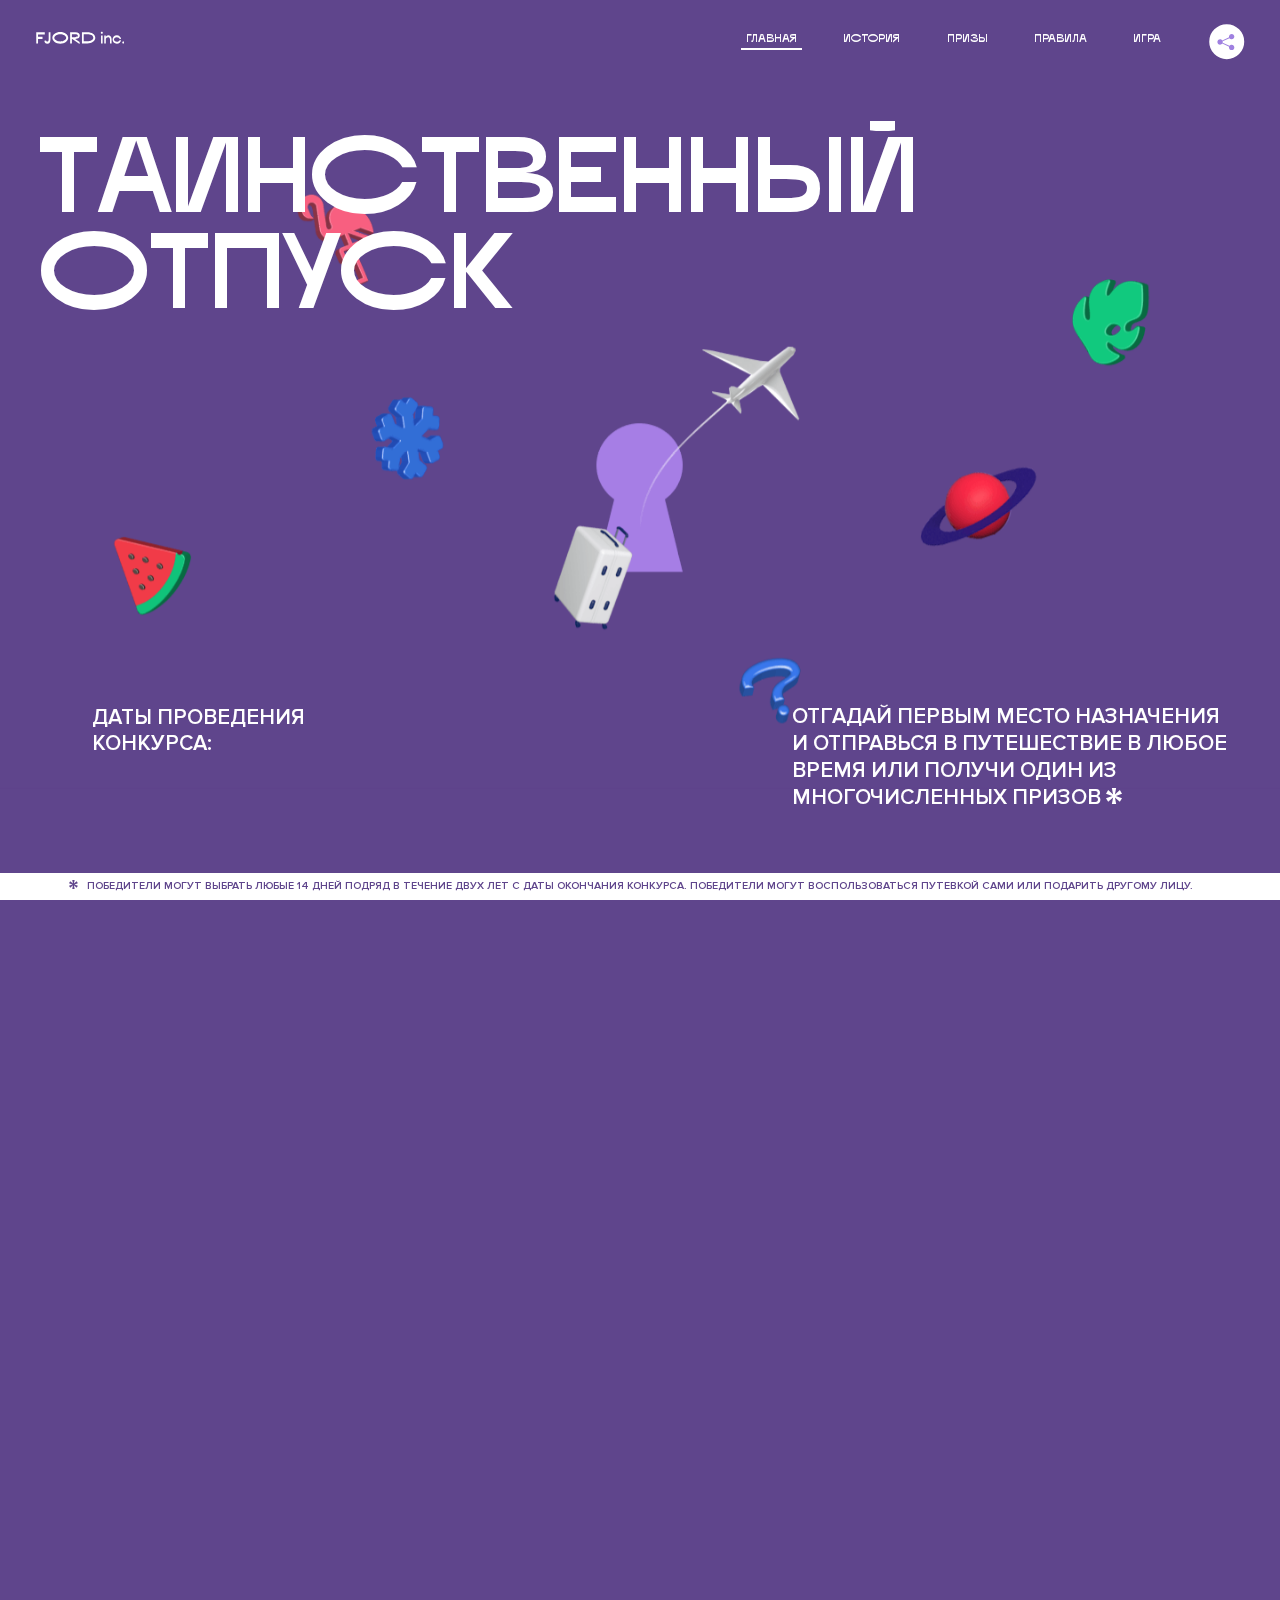
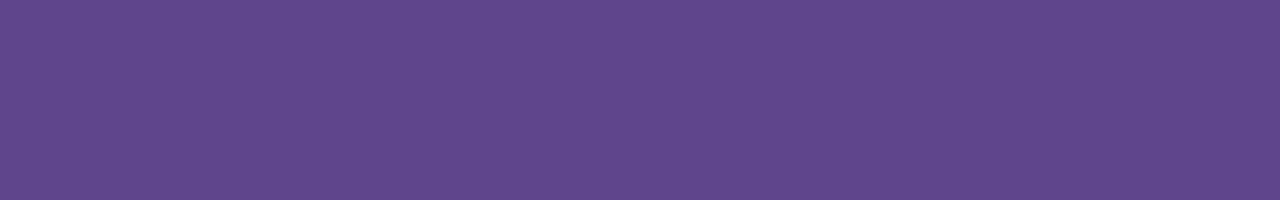
<file: 12/index.html>
<!DOCTYPE html>
<html lang="ru">
<head>
  <meta charset="UTF-8">
  <meta name="description" content="">
  <meta name="viewport" content="width=device-width, initial-scale=1.0">
  <meta http-equiv="X-UA-Compatible" content="ie=edge">
  <title>Mysterious Vacation</title>
<link href="css/style.min.css" rel="stylesheet">  <base href="https://htmlacademy-animation.github.io/1449935-magic-vacation-1/12/">
</head>
<body>

  <header class="page-header js-header">
    <div class="page-header__wrapper">
      <a href="#" class="page-header__logo" aria-label="Перейти на страницу FJORD.Inc">
        <svg width="100" height="15" viewBox="0 0 100 15" fill="none" xmlns="http://www.w3.org/2000/svg">
          <path d="M0.26 1.4V14H2.276V8.906H7.334V6.44H2.276V3.848H9.872V1.4H0.26ZM12.733 14.36C15.127 14.36 16.243 12.65 16.243 9.5V1.4H14.263V8.96C14.263 11.21 13.723 11.876 12.733 11.876C11.833 11.876 11.473 11.3 11.347 10.58L9.36702 10.94C9.63702 13.046 10.663 14.36 12.733 14.36ZM18.3918 7.7C18.3918 11.372 22.3878 14.36 27.3198 14.36C32.2518 14.36 36.2478 11.372 36.2478 7.7C36.2478 4.028 32.2518 1.04 27.3198 1.04C22.3878 1.04 18.3918 4.028 18.3918 7.7ZM20.6058 7.7C20.6058 5.378 23.6118 3.524 27.3198 3.524C30.9918 3.524 33.9798 5.378 33.9798 7.7C33.9798 10.004 30.9918 11.858 27.3198 11.858C23.6118 11.858 20.6058 10.004 20.6058 7.7ZM40.403 14V8.906H40.799L49.079 14.702V12.38L44.039 8.906H44.201C47.999 8.906 49.277 7.304 49.277 5.162C49.277 3.092 47.999 1.4 44.201 1.4H38.387V14H40.403ZM43.535 3.722C45.785 3.722 47.045 4.136 47.045 5.432C47.045 6.764 45.785 7.034 43.535 7.034H40.403V3.722H43.535ZM51.6936 1.382V14H57.8676C62.7456 14 66.7236 11.534 66.7236 7.7C66.7236 3.848 62.7456 1.382 57.8676 1.382H51.6936ZM53.7096 11.624V3.722H57.5436C61.5396 3.722 64.4916 5.018 64.4916 7.7C64.4916 10.238 61.5396 11.624 57.5436 11.624H53.7096ZM73.1832 14.018H74.9832V5H73.1832V14.018ZM72.9132 1.976C72.9132 2.57 73.3992 3.092 74.0832 3.092C74.7492 3.092 75.2352 2.57 75.2352 1.976C75.2352 1.382 74.7672 0.805999 74.0832 0.805999C73.3812 0.805999 72.9132 1.382 72.9132 1.976ZM76.7867 14H78.5687V9.104C78.7487 8.006 79.5947 6.962 81.0887 6.962C82.1147 6.962 83.2667 7.448 83.2667 9.554V14H85.0487V9.014C85.0487 6.152 83.2307 4.73 81.3587 4.73C79.9187 4.73 79.0727 5.558 78.5687 6.854V5H76.7867V14ZM90.9898 14.27C93.5098 14.27 95.3818 12.506 95.7238 10.328H94.0498C93.7258 11.3 92.6998 12.02 90.9898 12.02C88.8478 12.02 87.7678 10.922 87.7678 9.59C87.7678 8.24 88.8478 6.962 90.9898 6.962C92.7538 6.962 93.7978 7.844 94.0858 8.924H95.7418C95.4358 6.71 93.6178 4.73 90.9898 4.73C88.0918 4.73 86.1298 7.124 86.1298 9.59C86.1298 12.074 88.1278 14.27 90.9898 14.27ZM97.0693 12.938C97.0693 13.658 97.5553 14.144 98.2753 14.144C98.9953 14.144 99.4813 13.658 99.4813 12.938C99.4813 12.2 98.9953 11.714 98.2753 11.714C97.5553 11.714 97.0693 12.2 97.0693 12.938Z" fill="currentColor"></path>
        </svg>
      </a>
      <button class="page-header__toggler js-menu-toggler" type="button" aria-label="Управление мобильным меню"><span>Меню</span></button>
      <nav class="page-header__nav">
        <div class="page-header__menu js-menu" id="menu">
          <ul>
            <li>
              <a class="js-menu-link active" href="#top" data-href="top">главная</a>
            </li>
            <li>
              <a class="js-menu-link" href="#story" data-href="story">история</a>
            </li>
            <li>
              <a class="js-menu-link" href="#prizes" data-href="prizes">призы</a>
            </li>
            <li>
              <a class="js-menu-link" href="#rules" data-href="rules">правила</a>
            </li>
            <li>
              <a class="js-menu-link" href="#game" data-href="game">игра</a>
            </li>
          </ul>
        </div>
        <div class="page-header__social">
          <div class="social-block js-social-block">
            <button class="social-block__toggler" aria-label="Управлять блоком с социальными кнопками">
              <svg width="26" height="22" viewBox="0 0 27 22" fill="none" xmlns="http://www.w3.org/2000/svg">
                <path d="M19.6721 7.43664C21.6273 7.43664 23.213 5.85095 23.213 3.89566C23.213 1.94037 21.6273 0.354675 19.6721 0.354675C17.7168 0.354675 16.1311 1.94037 16.1311 3.89566C16.1311 4.19968 16.1728 4.49178 16.2458 4.77345L7.21751 8.95527C6.57519 8.05214 5.52303 7.46049 4.33078 7.46049C2.37549 7.46049 0.789795 9.04618 0.789795 11.0015C0.789795 12.9568 2.37549 14.5425 4.33078 14.5425C5.52303 14.5425 6.57668 13.9508 7.21751 13.0477L16.2458 17.2295C16.1743 17.5112 16.1311 17.8033 16.1311 18.1073C16.1311 20.0626 17.7168 21.6483 19.6721 21.6483C21.6273 21.6483 23.213 20.0626 23.213 18.1073C23.213 16.152 21.6273 14.5663 19.6721 14.5663C18.4798 14.5663 17.4262 15.158 16.7853 16.0611L7.75701 11.8793C7.82854 11.5976 7.87176 11.3055 7.87176 11.0015C7.87176 10.6974 7.83003 10.4053 7.75701 10.1237L16.7853 5.94186C17.4262 6.84499 18.4783 7.43664 19.6721 7.43664Z" fill="currentColor"></path>
              </svg>
            </button>
            <ul class="social-block__list">
              <li>
                <a class="social-block__link social-block__link--fb" href="#" aria-label="Мы на Facebook">
                  <svg width="8" height="17" viewBox="0 0 8 17" fill="none" xmlns="http://www.w3.org/2000/svg">
                    <path d="M4.24646 16.9899H1.09275L1.05793 8.49828H0V5.30707H1.05793V3.81124C1.05793 1.42084 2.57654 0 5.21735 0H7.41758V3.18585H5.30841C4.28262 3.18585 4.2478 3.48582 4.2478 4.24914V5.30707H7.42964L7.16716 8.49828H4.2478V16.9899H4.24646Z" fill="currentColor"></path>
                  </svg>
                </a>
              </li>
              <li>
                <a class="social-block__link social-block__link--insta" href="#" aria-label="Мы в Instagram">
                  <svg width="15" height="15" viewBox="0 0 15 15" fill="none" xmlns="http://www.w3.org/2000/svg">
                    <path d="M11.0197 0H4.19806C2.14246 0 0.471191 1.66993 0.471191 3.72285V10.5499C0.471191 12.6082 2.14112 14.2727 4.19806 14.2727H11.0197C13.0753 14.2727 14.7466 12.6082 14.7466 10.5499V3.72285C14.7466 1.67127 13.0753 0 11.0197 0ZM11.0197 12.4849H4.19806C3.13076 12.4849 2.26432 11.6158 2.26432 10.5512V3.72419C2.26432 2.65956 3.13076 1.79715 4.19806 1.79715H11.0197C12.087 1.79715 12.9535 2.6609 12.9535 3.72419V10.5512C12.9535 11.6145 12.087 12.4849 11.0197 12.4849Z" fill="currentColor"></path>
                    <path d="M7.60887 3.11084C5.38989 3.11084 3.58203 4.9187 3.58203 7.14036C3.58203 9.35532 5.38989 11.1645 7.60887 11.1645C9.83053 11.1645 11.6357 9.35666 11.6357 7.14036C11.6357 4.9187 9.83053 3.11084 7.60887 3.11084ZM7.60887 9.36871C6.37551 9.36871 5.37784 8.37372 5.37784 7.14036C5.37784 5.90699 6.37551 4.90665 7.60887 4.90665C8.83822 4.90665 9.84259 5.90833 9.84259 7.14036C9.84392 8.37238 8.83822 9.36871 7.60887 9.36871Z" fill="currentColor"></path>
                    <path d="M11.3573 2.35962C10.8256 2.35962 10.3931 2.79752 10.3931 3.32381C10.3931 3.85546 10.8256 4.29336 11.3573 4.29336C11.8862 4.29336 12.3215 3.85546 12.3215 3.32381C12.3215 2.79752 11.8862 2.35962 11.3573 2.35962Z" fill="currentColor"></path>
                  </svg>
                </a>
              </li>
              <li>
                <a class="social-block__link social-block__link--vk" href="#" aria-label="Мы ВКонтакте">
                  <svg width="17" height="10" viewBox="0 0 17 10" fill="none" xmlns="http://www.w3.org/2000/svg">
                    <path d="M14.1234 4.9002C14.1234 4.9002 16.3623 1.72708 16.5866 0.680242C16.6595 0.312285 16.4947 0.103188 16.1069 0.103188C16.1069 0.103188 14.8193 0.103188 14.168 0.103188C13.7235 0.103188 13.5587 0.293278 13.4235 0.579768C13.4235 0.579768 12.3724 2.82553 11.0969 4.24712C10.6861 4.70333 10.4781 4.84318 10.2511 4.84318C10.0646 4.84318 9.98625 4.6911 9.98625 4.27834V0.649016C9.98625 0.147997 9.92545 0.00135496 9.5066 0.00135496H6.39628C6.15578 0.00135496 6.0085 0.134417 6.0085 0.324506C6.0085 0.801084 6.73406 0.908351 6.73406 2.20231V4.87305C6.73406 5.40529 6.70569 5.61575 6.45303 5.61575C5.78016 5.61575 4.19528 3.30618 3.30623 0.678887C3.12923 0.145282 2.93737 0 2.43475 0H0.486409C0.205373 0 0 0.190085 0 0.476576C0 0.991172 0.60666 3.40801 2.99277 6.64358C4.59927 8.8201 6.70569 10 8.60269 10C9.76196 10 10.0416 9.80312 10.0416 9.31432V7.63883C10.0416 7.22607 10.2065 7.04956 10.4429 7.04956C10.7078 7.04956 11.1847 7.13238 12.2805 8.22268C13.5843 9.47862 13.6762 10 14.3896 10H16.5676C16.7919 10 17 9.89273 17 9.52342C17 9.02919 16.3623 8.15343 15.384 7.10659C14.9801 6.56755 14.3302 5.98914 14.1248 5.72301C13.8275 5.40801 13.9154 5.23014 14.1234 4.9002Z" fill="currentColor"></path>
                  </svg>
                </a>
              </li>
            </ul>
          </div>
        </div>
      </nav>
    </div>
  </header>

  <main class="page-content">

    <section class="animation-screen"></section>

    <section class="screen screen--hidden screen--intro" id="top">
      <div class="screen__wrapper">
        <div class="intro">
          <h1 class="intro__title">Таинственный отпуск</h1>
          <div class="intro__content">
            <div class="intro__info">
              <p class="intro__label">Даты проведения конкурса:</p>
              <p class="intro__date">01 — 31.05 / 2020</p>
            </div>
            <div class="intro__message">
              <p>
                Отгадай первым место назначения и&nbsp;отправься в&nbsp;путешествие в&nbsp;любое время или получи один из многочисленных призов
                <svg width="16" height="16" viewBox="0 0 10 10" fill="none" xmlns="http://www.w3.org/2000/svg">
                  <path d="M0 6.35337L3.90271 4.99012L0 3.64663L1.34615 1.32374L4.44287 4.01073L3.67364 0H6.34615L5.57692 4.01073L8.65385 1.32374L10 3.64663L6.13405 4.99012L10 6.35337L8.65385 8.65651L5.57692 5.98927L6.34615 10H3.67364L4.44287 5.96952L1.34615 8.65651L0 6.35337Z" fill="currentColor"></path>
                </svg>
              </p>
            </div>
          </div>
        </div>
      </div>
      <div class="screen__footer js-footer">
        <button class="screen__footer-enlarge js-footer-toggler" type="button" aria-label="Показать сообщение">
          <svg width="10" height="10" viewBox="0 0 10 10" fill="none" xmlns="http://www.w3.org/2000/svg">
            <path d="M0 6.35337L3.90271 4.99012L0 3.64663L1.34615 1.32374L4.44287 4.01073L3.67364 0H6.34615L5.57692 4.01073L8.65385 1.32374L10 3.64663L6.13405 4.99012L10 6.35337L8.65385 8.65651L5.57692 5.98927L6.34615 10H3.67364L4.44287 5.96952L1.34615 8.65651L0 6.35337Z" fill="currentColor"></path>
          </svg>
        </button>
        <button class="screen__footer-collapse js-footer-toggler" type="button" aria-label="Скрыть сообщение">
          <svg width="13" height="13" viewBox="0 0 13 13" fill="none" xmlns="http://www.w3.org/2000/svg">
            <line x1="12.3536" y1="0.353553" x2="0.738349" y2="11.9688" stroke="currentColor"></line>
            <line x1="0.738319" y1="0.539925" x2="12.3535" y2="12.1551" stroke="currentColor"></line>
          </svg>
        </button>
        <div class="screen__footer-wrapper">
          <div class="screen__footer-announce">
            <p class="screen__footer-label">Даты проведения конкурса:</p>
            <p class="screen__footer-date">01 — 31.05 / 2020</p>
          </div>
          <div class="screen__footer-note">
            <p>
              <svg width="10" height="10" viewBox="0 0 10 10" fill="none" xmlns="http://www.w3.org/2000/svg">
                <path d="M0 6.35337L3.90271 4.99012L0 3.64663L1.34615 1.32374L4.44287 4.01073L3.67364 0H6.34615L5.57692 4.01073L8.65385 1.32374L10 3.64663L6.13405 4.99012L10 6.35337L8.65385 8.65651L5.57692 5.98927L6.34615 10H3.67364L4.44287 5.96952L1.34615 8.65651L0 6.35337Z" fill="currentColor"></path>
              </svg>
              <span>Победители могут выбрать любые 14 дней подряд в&nbsp;течение двух лет с&nbsp;даты окончания конкурса. Победители могут воспользоваться путевкой сами или подарить другому лицу.</span>
            </p>
          </div>
        </div>
      </div>
    </section>

    <section class="screen screen--hidden screen--story" id="story">

      <div class="slider swiper-container js-slider">

        <div class="swiper-wrapper">

          <div class="slider__item swiper-slide">
            <h2 class="slider__item-title">История</h2>
            <p class="slider__item-text">Джеймс Таргет был основателем компании &laquo;Fjord Inc.&raquo;. С&nbsp;1965 года &laquo;Fjord Inc.&raquo; прославилась надёжными и&nbsp;удобными чемоданами и&nbsp;аксессуарами для туристов.</p>
          </div>

          <div class="slider__item swiper-slide">
            <p class="slider__item-text">Когда Джеймсу было 7&nbsp;лет, в&nbsp;их&nbsp;доме гостил дядюшка и&nbsp;развлекал детей рассказами о&nbsp;своей поездке в&nbsp;место, показавшееся малышу Таргету невероятным. Тогда Джеймс решил, что однажды посетит его, но&nbsp;не&nbsp;будет рассказывать о&nbsp;мечте, пока не&nbsp;осуществит.</p>
          </div>

          <div class="slider__item swiper-slide">
            <p class="slider__item-text">Джеймс Таргет стал увлеченным путешественником. Он&nbsp;посетил 5&nbsp;континентов, 126&nbsp;стран.</p>
          </div>

          <div class="slider__item swiper-slide">
            <p class="slider__item-text">Он&nbsp;сплавлялся по&nbsp;Амазонке и&nbsp;погружался в&nbsp;пещеры Франции, медитировал в&nbsp;горах Тибета и&nbsp;пожимал руку вождя племени Акугауа.</p>
          </div>

          <div class="slider__item swiper-slide">
            <p class="slider__item-text">Из&nbsp;своих поездок Джеймс Таргет привозил идеи, как сделать свои чемоданы &laquo;Fjord Inc.&raquo; удобными и&nbsp;приспособленными к&nbsp;разным дорожным условиям.</p>
          </div>

          <div class="slider__item swiper-slide">
            <p class="slider__item-text">Всё это время Джеймс не&nbsp;оставлял идею поездки своей мечты. Однако, как только он&nbsp;брался за&nbsp;планирование, возникали препятствия, не&nbsp;позволяющие отправиться туда.</p>
          </div>

          <div class="slider__item swiper-slide">
            <p class="slider__item-text">В&nbsp;возрасте 67&nbsp;лет Джеймс Таргет попал под лавину и&nbsp;погиб. В&nbsp;своём завещании он&nbsp;поручил отправить в&nbsp;заветное путешествие трёх смельчаков, единых с&nbsp;ним духом.</p>
          </div>

          <div class="slider__item swiper-slide">
            <p class="slider__item-text">Тех, кто сможет узнать таинственное место, задавая вопросы специально обученному ИИ&nbsp;&laquo;Соне&raquo;, ждет фантастическое путешествие.</p>
          </div>
        </div>
        <div class="slider__controls">
          <button class="slider__control slider__control--prev js-control-prev" type="button" aria-label="Показать предыдущую историю">
            <svg width="12" height="22" viewBox="0 0 12 22" fill="none" xmlns="http://www.w3.org/2000/svg">
              <path d="M11 1L1 11L11 21" stroke="currentColor" stroke-width="2" stroke-linejoin="round"></path>
            </svg>
          </button>
          <button class="slider__control slider__control--next js-control-next" type="button" aria-label="Показать следующую историю">
            <svg width="12" height="22" viewBox="0 0 12 22" fill="none" xmlns="http://www.w3.org/2000/svg">
              <path d="M1 1L11 11L1 21" stroke="currentColor" stroke-width="2" stroke-linejoin="round"></path>
            </svg>
          </button>
        </div>
        <div class="slider__pagination swiper-pagination"></div>
      </div>
    </section>

    <div class="sliding-overlay"></div>

    <section class="screen screen--hidden screen--prizes" id="prizes">
      <div class="screen__wrapper">
        <div class="prizes">
          <h2 class="prizes__title">ПРизы</h2>
          <div class="prizes__lead">
            <p>Найди ответ и&nbsp;получи один из&nbsp;призов:</p>
          </div>
          <ul class="prizes__list">
            <li class="prizes__item prizes__item--journeys">
              <div class="prizes__icon">
                <img class="prizes__icon-mob" src="img/prize1-mob.svg" alt="">
                <svg viewBox="0 0 350 330" version="1.1" width="350" height="330" opacity="0" xmlns="http://www.w3.org/2000/svg">
                  <style>
                    #baloon__basket,
                    #baloon__ficus {
                      transform-box: fill-box;
                    }
                  </style>

                  <animate id="baloon_entry_animation" attributeName="opacity" from="0" to="1" begin="indefinite" dur="0.3s" fill="freeze"></animate>

                  <!-- baloon -->
                  <g id="baloon__baloon">
                    <animate id="baloon_disapear" attributeName="opacity" from="1" to="0" begin="baloon_entry_animation.begin+2.35s" dur="0.3s" fill="freeze"></animate>

                    <!-- корзина -->
                    <g id="baloon__basket" transform-box="fill-box" transform-origin="left top">
                      <animateTransform attributeName="transform" type="scale" values="1 1; 1 0.7; 1 1" begin="baloon_entry_animation.begin" dur="2s" repeatCount="indefinite"></animateTransform>
                      <animateTransform attributeName="transform" type="skewX" values="0; 5; 0;" begin="baloon_entry_animation.begin" dur="2s" repeatCount="indefinite" additive="sum"></animateTransform>
                      <path d="m 175.44,249.28 h 48.36 a 13.27,13.27 0 0 0 13,-10.65 l 3.74,-18.32 h -68.18 v 25.89 a 3.09,3.09 0 0 0 3.08,3.08 z" fill="none" stroke="#ffffff" stroke-linecap="round" stroke-linejoin="round" stroke-width="2"></path>
                      <path d="m 235.79,241.69 h -9.22 a 8.31,8.31 0 0 1 -8.28,-8.31 v -13.07" fill="none" stroke="#ffffff" stroke-linecap="round" stroke-miterlimit="10" stroke-width="2"></path>
                      <path d="m 204.25,231.88 h -2.05 a 3.45,3.45 0 0 0 -3.43,3.45 v 2.92 a 3.45,3.45 0 0 0 3.43,3.45 h 2.05 a 3.45,3.45 0 0 0 3.43,-3.45 v -2.92 a 3.44,3.44 0 0 0 -3.43,-3.45 z" fill="none" stroke="#ffffff" stroke-linecap="round" stroke-linejoin="round" stroke-width="2">
                        <set attributeName="visibility" from="visible" to="hidden" begin="baloon_entry_animation.begin+2s" id="baloon__window_disapear"></set>
                      </path>
                      <path d="m 185.64,231.88 h -2.05 a 3.45,3.45 0 0 0 -3.43,3.45 v 2.92 a 3.45,3.45 0 0 0 3.43,3.45 h 2.05 a 3.45,3.45 0 0 0 3.43,-3.45 v -2.92 a 3.45,3.45 0 0 0 -3.43,-3.45 z" fill="none" stroke="#ffffff" stroke-linecap="round" stroke-linejoin="round" stroke-width="2"></path>
                    </g>

                    <g id="baloon__bottom_tail_2" transform="translate(0,4)">
                      <animateTransform attributeName="transform" type="translate" values="0 3; 0 -2; 0 3" begin="baloon_entry_animation.begin" dur="2s" repeatCount="indefinite"></animateTransform>
                      <path d="m 123.23,207.39 h 9.16 a 3.29,3.29 0 0 0 3.29,-3.3 v -5.71 a 3.29,3.29 0 0 0 -3.29,-3.3 h -16.82 a 1.32,1.32 0 0 0 -1.32,1.32 v 2 a 9,9 0 0 0 9,9" fill="#068e4d"></path>
                      <path d="m 123.23,207.39 h 9.16 a 3.29,3.29 0 0 0 3.29,-3.3 v -5.71 a 3.29,3.29 0 0 0 -3.29,-3.3 h -16.82 a 1.32,1.32 0 0 0 -1.32,1.32 v 2 a 9,9 0 0 0 8.98,8.99 z" fill="none" stroke="#ffffff" stroke-linecap="round" stroke-linejoin="round" stroke-width="2"></path>
                    </g>
                    <g id="baloon__top_tail_2" transform="translate(0,4)">
                      <animateTransform attributeName="transform" type="translate" values="0 3; 0 -2; 0 3" begin="baloon_entry_animation.begin" dur="2s" repeatCount="indefinite"></animateTransform>
                      <path d="m 123.23,173.34 h 9.16 a 3.29,3.29 0 0 1 3.29,3.3 v 5.71 a 3.29,3.29 0 0 1 -3.29,3.3 h -16.82 a 1.32,1.32 0 0 1 -1.32,-1.32 v -2 a 9,9 0 0 1 9,-9" fill="#068e4d"></path>
                      <path d="m 123.23,173.34 h 9.16 a 3.29,3.29 0 0 1 3.29,3.3 v 5.71 a 3.29,3.29 0 0 1 -3.29,3.3 h -16.82 a 1.32,1.32 0 0 1 -1.32,-1.32 v -2 a 9,9 0 0 1 8.98,-8.99 z" fill="none" stroke="#ffffff" stroke-linecap="round" stroke-linejoin="round" stroke-width="2"></path>
                    </g>
                    <g id="baloon__hull">
                      <path d="m 205,227.08 c 43.38,0 74.86,-15.55 74.86,-37 0,-21.45 -31.48,-37 -74.86,-37 -27.94,0 -55.36,13.53 -73.46,24.87 a 14.3,14.3 0 0 0 0,24.21 c 18.09,11.33 45.52,24.87 73.46,24.87" fill="#068e4d"></path>
                      <path d="m 205,227.08 c 43.38,0 74.86,-15.55 74.86,-37 0,-21.45 -31.48,-37 -74.86,-37 -27.94,0 -55.36,13.53 -73.46,24.87 a 14.3,14.3 0 0 0 0,24.21 c 18.09,11.38 45.52,24.92 73.46,24.92 z" fill="none" stroke="#ffffff" stroke-width="2"></path>
                      <path d="m 126.11,190.43 c -0.16616,-4.62132 2.14832,-8.97956 6.07,-11.43 16.74,-10.5 44.58,-24.68 72.81,-24.68 44.81,0 73.64,16 73.64,35.75 v 0.37" fill="#36e69a"></path>
                      <path d="m 132.18,195.12 c 16.74,4.27 44.58,10 72.81,10 44.14,0 72.75,-6.32 73.6,-14.18 -0.86,19.34 -29.45,34.86 -73.6,34.86 -28.23,0 -56.07,-14.19 -72.81,-24.68 a 12.88,12.88 0 0 1 -6,-10.18 c 0.26,1.61 2.26,3.18 6,4.14" fill="#068e4d"></path>
                      <path fill="#25b774">
                        <animate attributeName="d" begin="baloon_entry_animation.begin" dur="2s" repeatCount="indefinite" values="
                                        M 132.18 186.12 C 148.92 181.85 176.76 176.12 204.99 176.12 C 227.255 176.12 245.57 177.727 258.363 180.329 C 271.155 182.93 278.425 186.525 278.6 190.5 C 278.6 190.67 278.6 190.84 278.6 191.01 C 277.75 198.87 249.15 205.18 205 205.18 C 176.77 205.18 148.93 199.42 132.19 195.18 C 128.4 194.18 126.4 192.65 126.19 191.05 L 126.19 190.54 C 126.32 188.85 128.34 187.18 132.29 186.17;
                                        M 132.83 187.291 C 146.645 186.306 181.242 183.91 204.964 183.887 C 226.297 183.867 244.393 183.517 256.915 184.18 C 269.609 184.853 277.44 186.619 278.47 190.525 C 278.506 190.691 278.542 190.857 278.578 191.023 C 279.348 198.325 252.031 212.836 205.021 212.938 C 174.655 213.004 147.687 203.638 131.22 196.21 C 127.601 194.535 125.915 192.629 126.014 191.023 L 126.112 190.523 C 126.567 188.884 128.876 187.652 132.929 187.36;
                                        M 132.18 186.12 C 148.92 181.85 176.76 176.12 204.99 176.12 C 227.255 176.12 245.57 177.727 258.363 180.329 C 271.155 182.93 278.425 186.525 278.6 190.5 C 278.6 190.67 278.6 190.84 278.6 191.01 C 277.75 198.87 249.15 205.18 205 205.18 C 176.77 205.18 148.93 199.42 132.19 195.18 C 128.4 194.18 126.4 192.65 126.19 191.05 L 126.19 190.54 C 126.32 188.85 128.34 187.18 132.29 186.17"></animate>
                      </path>
                    </g>
                    <g id="baloon__bottom_tail_1">
                      <animateTransform attributeName="transform" type="translate" values="0 -1; 0 4; 0 -1" begin="baloon_entry_animation.begin" dur="2s" repeatCount="indefinite"></animateTransform>
                      <path d="m 123.23,207.39 h 9.16 a 3.29,3.29 0 0 0 3.29,-3.3 v -5.71 a 3.29,3.29 0 0 0 -3.29,-3.3 h -16.82 a 1.32,1.32 0 0 0 -1.32,1.32 v 2 a 9,9 0 0 0 9,9" fill="#068e4d"></path>
                      <path d="m 123.23,207.39 h 9.16 a 3.29,3.29 0 0 0 3.29,-3.3 v -5.71 a 3.29,3.29 0 0 0 -3.29,-3.3 h -16.82 a 1.32,1.32 0 0 0 -1.32,1.32 v 2 a 9,9 0 0 0 8.98,8.99 z" fill="none" stroke="#ffffff" stroke-linecap="round" stroke-linejoin="round" stroke-width="2"></path>
                    </g>
                    <g id="baloon__top_tail_1">
                      <animateTransform attributeName="transform" type="translate" values="0 -1; 0 4; 0 -1" begin="baloon_entry_animation.begin" dur="2s" repeatCount="indefinite"></animateTransform>
                      <path d="m 123.23,173.34 h 9.16 a 3.29,3.29 0 0 1 3.29,3.3 v 5.71 a 3.29,3.29 0 0 1 -3.29,3.3 h -16.82 a 1.32,1.32 0 0 1 -1.32,-1.32 v -2 a 9,9 0 0 1 9,-9" fill="#068e4d"></path>
                      <path d="m 123.23,173.34 h 9.16 a 3.29,3.29 0 0 1 3.29,3.3 v 5.71 a 3.29,3.29 0 0 1 -3.29,3.3 h -16.82 a 1.32,1.32 0 0 1 -1.32,-1.32 v -2 a 9,9 0 0 1 8.98,-8.99 z" fill="none" stroke="#ffffff" stroke-linecap="round" stroke-linejoin="round" stroke-width="2"></path>
                    </g>

                    <g id="baloon__wind-behind-group">
                      <line x1="106.25" y1="179.49001" x2="84.050003" y2="179.49001" fill="none" stroke="#ffffff" stroke-linecap="round" stroke-miterlimit="10" stroke-width="2" id="line20" transform-origin="107.25 0">
                        <animateTransform attributeName="transform" type="scale" values="1 1; 0.8 1; 1 1; 0.9 1; 1 1" begin="baloon_entry_animation.begin" dur="0.4s" repeatCount="indefinite"></animateTransform>
                      </line>

                      <line x1="106.25" y1="190.98" x2="68.769997" y2="190.98" fill="none" stroke="#ffffff" stroke-linecap="round" stroke-miterlimit="10" stroke-width="2" transform-origin="107.25 0">
                        <animateTransform attributeName="transform" type="scale" values="1 1; 0.97 1; 1 1; 0.93 1; 1 1" begin="baloon_entry_animation.begin" dur="0.35s" repeatCount="indefinite"></animateTransform>
                      </line>

                      <line x1="106.25" y1="201.23" x2="84.050003" y2="201.23" fill="none" stroke="#ffffff" stroke-linecap="round" stroke-miterlimit="10" stroke-width="2" transform-origin="107.25 0">
                        <animateTransform attributeName="transform" type="scale" values="0.8 1; 1 1; 0.9 1; 1 1; 0.8 1" begin="baloon_entry_animation.begin" dur="0.4s" repeatCount="indefinite"></animateTransform>
                      </line>
                    </g>
                  </g>

                  <!-- облака -->
                  <g id="baloon__cloud_1">
                    <animate attributeName="opacity" values="0; 1; 1; 0" keyTimes="0; 0.2; 0.8; 1" begin="baloon_entry_animation.begin" dur="2s" fill="freeze"></animate>
                    <line x1="68.949997" y1="107.8" x2="131.86" y2="107.8" fill="none" stroke="#ffffff" stroke-linecap="round" stroke-miterlimit="10" stroke-width="2">
                      <animateTransform attributeName="transform" type="translate" values="216, 0; 0, 0" begin="baloon_entry_animation.begin" dur="2s" fill="freeze"></animateTransform>
                    </line>
                    <g>
                      <path d="m 41.77,97.54 h 35.29 a 12.4,12.4 0 1 1 24.8,0 h 17.93" fill="none" stroke="#ffffff" stroke-linecap="round" stroke-miterlimit="10" stroke-width="2"></path>
                      <animateTransform attributeName="transform" type="translate" values="224, 0; 0, 0" begin="baloon_entry_animation.begin" dur="2s" fill="freeze"></animateTransform>
                    </g>
                  </g>

                  <g id="baloon__cloud_2" visibility="hidden">
                    <animate id="baloon__cloud2_anim" attributeName="opacity" values="0; 1; 1; 0" keyTimes="0; 0.3; 0.7; 1" begin="baloon_entry_animation.begin+1.8s" dur="1.35s" fill="freeze"></animate>
                    <set attributeName="visibility" from="hidden" to="visible" begin="baloon__cloud2_anim.begin"></set>
                    <line x1="258.95999" y1="93.190002" x2="298.73999" y2="93.190002" fill="none" stroke="#ffffff" stroke-linecap="round" stroke-miterlimit="10" stroke-width="2">
                      <animateTransform attributeName="transform" type="translate" values="30, 0; -160, 0" begin="baloon__cloud2_anim.begin" dur="2s" repeatCount="indefinite"></animateTransform>
                    </line>
                    <g>
                      <animateTransform attributeName="transform" type="translate" values="35, 0; -170, 0" begin="baloon__cloud2_anim.begin" dur="2s" repeatCount="indefinite"></animateTransform>
                      <path d="m 278.75,82.91 h -27.36 a 12.4,12.4 0 1 0 -24.8,0 h -17.94" fill="none" stroke="#ffffff" stroke-linecap="round" stroke-miterlimit="10" stroke-width="2"></path>
                      <line x1="287.01001" y1="82.910004" x2="309.20999" y2="82.910004" fill="none" stroke="#ffffff" stroke-linecap="round" stroke-miterlimit="10" stroke-width="2"></line>
                    </g>
                  </g>

                  <!-- Горы -->
                  <g id="baloon__mountains-group">
                    <path d="m 289.94,327.88 h -45.06 l -32.08,-31.3 a 1.89,1.89 0 0 0 -2.44,0 l -10.2,10.23 a 1.72,1.72 0 0 1 -2.25,0 l -19,-20.17 a 2.4,2.4 0 0 0 -3.1,0 l -26.42,25.64 a 1.71,1.71 0 0 1 -2.25,0 l -2.63,-2.92 a 1.71,1.71 0 0 0 -2.31,0 L 124.63,329 H 80.78" fill="none" stroke="#ffffff" stroke-linecap="round" stroke-miterlimit="10" stroke-width="2" id="baloon__mountains">
                      <animate attributeName="d" begin="baloon_entry_animation.begin+2.5s" dur="0.25s" fill="freeze" from="M 289.94 327.88 L 244.88 327.88 L 212.8 296.58 C 212.459 296.292 212.027 296.134 211.58 296.134 C 211.133 296.134 210.701 296.292 210.36 296.58 L 200.16 306.81 C 199.848 307.08 199.448 307.229 199.035 307.229 C 198.622 307.229 198.222 307.08 197.91 306.81 L 178.91 286.64 C 178.477 286.274 177.927 286.072 177.36 286.072 C 176.793 286.072 176.243 286.274 175.81 286.64 L 149.39 312.28 C 149.079 312.552 148.679 312.702 148.265 312.702 C 147.851 312.702 147.451 312.552 147.14 312.28 L 144.51 309.36 C 144.195 309.071 143.782 308.911 143.355 308.911 C 142.928 308.911 142.515 309.071 142.2 309.36 L 124.63 329 L 80.78 329" to="M 289.94 329 L 244.88 329 L 212.8 329 C 212.393 329 211.987 329 211.58 329 C 211.173 329 210.767 329 210.36 329 L 200.16 329 C 199.41 329 198.66 329 197.91 329 C 191.577 329 185.243 329 178.91 329 L 178.135 329 C 177.877 329 177.618 329 177.36 329 C 177.102 329 176.843 329 176.585 329 L 175.81 329 C 167.003 329 158.197 329 149.39 329 C 148.64 329 147.89 329 147.14 329 L 144.51 329 C 144.125 329 143.74 329 143.355 329 C 142.97 329 142.585 329 142.2 329 L 124.63 329 L 80.78 329"></animate>
                    </path>
                    <path d="m 289.94,328 h -89.79 c -0.86,0 -1.56,0 -2.25,0 h -19 c -1.5,0 -2.23,0 -3.1,0 h -32.3 c -1.09,0 -1.66,0 -2.31,0 H 80.78" fill="none" stroke="#ffffff" stroke-linecap="round" stroke-miterlimit="10" stroke-width="2" id="baloon__flat"></path>
                  </g>

                  <!-- иллюминатор переход -->
                  <path d="m 204.25,231.88 h -2.05 a 3.45,3.45 0 0 0 -3.43,3.45 v 2.92 a 3.45,3.45 0 0 0 3.43,3.45 h 2.05 a 3.45,3.45 0 0 0 3.43,-3.45 v -2.92 a 3.44,3.44 0 0 0 -3.43,-3.45 z" fill="none" stroke="#ffffff" stroke-linecap="round" stroke-linejoin="round" stroke-width="2" visibility="hidden">
                    <set attributeName="visibility" from="hidden" to="visible" begin="baloon__window_disapear.begin"></set>

                    <animate attributeName="d" begin="baloon__window_disapear.begin" dur="0.35s" fill="freeze" from="M 206.677 240.682 C 207.319 240.036 207.68 239.161 207.68 238.25 C 207.68 237.277 207.68 236.303 207.68 235.33 C 207.682 234.726 207.525 234.132 207.224 233.609 C 206.924 233.085 206.491 232.649 205.969 232.346 C 205.447 232.042 204.854 231.882 204.25 231.88 C 204.25 231.88 204.25 231.88 204.25 231.88 L 202.2 231.88 C 201.289 231.885 200.416 232.251 199.773 232.898 C 199.131 233.544 198.77 234.419 198.77 235.33 L 198.77 238.25 C 198.77 239.161 199.131 240.036 199.773 240.682 C 200.416 241.329 201.289 241.695 202.2 241.7 C 202.883 241.7 203.567 241.7 204.25 241.7 C 205.161 241.695 206.034 241.329 206.677 240.682" to="M 275 225.43 C 269.29 225.43 263.58 225.43 257.87 225.43 C 253.221 225.409 248.765 223.547 245.484 220.254 C 242.202 216.961 240.355 212.499 240.35 207.85 C 240.35 195.233 240.35 182.617 240.35 170 C 240.355 165.351 242.202 160.889 245.484 157.596 C 248.765 154.303 253.221 152.441 257.87 152.42 L 275 152.42 C 279.647 152.444 284.1 154.307 287.38 157.6 C 290.659 160.892 292.505 165.353 292.51 170 L 292.51 188.915 C 292.51 195.22 292.51 201.525 292.51 207.83 C 292.507 212.48 290.663 216.944 287.384 220.24 C 284.105 223.537 279.65 225.404 275 225.43 C 275 225.43 275 225.43 275 225.43"></animate>

                    <set attributeName="visibility" from="visible" to="hidden" begin="baloon__window_disapear.end"></set>
                  </path>

                  <path d="M 275,225.43 H 257.87 A 17.6,17.6 0 0 1 240.35,207.85 V 170 a 17.6,17.6 0 0 1 17.52,-17.58 H 275 A 17.6,17.6 0 0 1 292.51,170 v 37.83 A 17.61,17.61 0 0 1 275,225.43 Z" fill="none" id="baloon__window-path"></path>

                  <clipPath id="baloon__window-clip">
                    <use href="#baloon__window-path"></use>
                  </clipPath>

                  <!-- иллюминатор -->
                  <g id="baloon__window" visibility="hidden">
                    <set id="baloon__window-appearance" attributeName="visibility" from="hidden" to="visible" begin="baloon__window_disapear.begin+0.35s"></set>

                    <!-- сам иллюминатор -->
                    <use href="#baloon__window-path" stroke="#ffffff" stroke-width="2"></use>

                    <!-- облака внутри иллюминатора -->
                    <g clip-path="url(#baloon__window-clip)" id="baloon__clouds-inside">
                      <g>
                        <animateTransform attributeName="transform" type="translate" values="294 160; -30, 160" begin="baloon__window_disapear.begin+0.35s" dur="3s" repeatCount="indefinite"></animateTransform>
                        <line x1="28.18" y1="38.34" x2="91.089996" y2="38.34" fill="none" stroke="#ffffff" stroke-linecap="round" stroke-miterlimit="10" stroke-width="2"></line>
                        <path d="m 41.77,97.54 h 35.29 a 12.4,12.4 0 1 1 24.8,0 h 17.93" transform="translate(-40.77,-69.46)" fill="none" stroke="#ffffff" stroke-linecap="round" stroke-miterlimit="10" stroke-width="2"></path>
                        <line x1="218.19" y1="23.719999" x2="257.97" y2="23.719999" fill="none" stroke="#ffffff" stroke-linecap="round" stroke-miterlimit="10" stroke-width="2"></line>
                        <path d="m 278.75,82.91 h -27.36 a 12.4,12.4 0 1 0 -24.8,0 h -17.94" transform="translate(-40.77,-69.46)" fill="none" stroke="#ffffff" stroke-linecap="round" stroke-miterlimit="10" stroke-width="2"></path>
                        <line x1="246.24001" y1="13.45" x2="268.42999" y2="13.45" fill="none" stroke="#ffffff" stroke-linecap="round" stroke-miterlimit="10" stroke-width="2"></line>
                      </g>
                    </g>
                  </g>

                  <!-- лыжи -->
                  <g id="baloon__skis" transform="translate(-50,0)" opacity="0">
                    <animate attributeName="opacity" id="baloon__skis_appearance" from="0" to="1" dur="0.3s" fill="freeze" begin="baloon__chair_appearance.begin+0.2s"></animate>
                    <animateTransform attributeName="transform" type="translate" values="-50 0; 0 0" keySplines="0.3 0.3 .5 1" begin="baloon__skis_appearance.begin" dur="0.3s" fill="freeze"></animateTransform>
                    <path d="m 91.14,327.79 a 2.2,2.2 0 0 1 -2,-2.36 L 102.8,132.26 c 1.1,-15.49 -4.8,-21.92 -8.75,-24.47 a 1.35,1.35 0 0 1 0.53,-2.45 C 103,104 122.18,104 120,134.19 l -13.57,192.48 a 2.2,2.2 0 0 1 -2.35,2 z" fill="#ffffff"></path>
                    <path d="m 124.5,328.17 a 2.2,2.2 0 0 1 -2.17,-2.23 l 2.24,-193.63 c 0.19,-15.53 -6.07,-21.61 -10.16,-23.91 a 1.35,1.35 0 0 1 0.39,-2.47 c 8.36,-1.9 27.49,-3 27.15,27.28 l -2.25,192.93 a 2.2,2.2 0 0 1 -2.22,2.18 z" fill="#ffffff"></path>
                  </g>

                  <!-- кресло -->
                  <g id="baloon__chair" transform="translate(-180,0)" opacity="0">
                    <animate attributeName="opacity" id="baloon__chair_appearance" from="0" to="1" begin="baloon_entry_animation.begin+2.5s" dur="0.3s" fill="freeze"></animate>
                    <animateTransform attributeName="transform" type="translate" values="-180 0; 0 0" keySplines="0.3 0.3 .5 1" begin="baloon__chair_appearance.begin" dur="0.3s" fill="freeze"></animateTransform>
                    <path d="m 257.5,259.82 h -60.74 v -14.19 h 55.09 a 9.92,9.92 0 0 1 9.9,9.93 4.26,4.26 0 0 1 -4.25,4.25" fill="#a67ee5"></path>
                    <path d="m 257.5,259.82 h -60.74 v -14.19 h 55.09 a 9.92,9.92 0 0 1 9.9,9.93 4.26,4.26 0 0 1 -4.25,4.26 z" fill="none" stroke="#ffffff" stroke-miterlimit="10" stroke-width="2"></path>
                    <polygon points="165.19,286.72 179.16,286.72 185.47,328.31 171.5,328.31 " fill="#a67ee5"></polygon>
                    <polygon points="165.19,286.72 179.16,286.72 185.47,328.31 171.5,328.31 " fill="none" stroke="#ffffff" stroke-miterlimit="10" stroke-width="2"></polygon>
                    <polygon points="214.76,286.72 228.72,286.72 235.03,328.31 221.06,328.31 " fill="#a67ee5"></polygon>
                    <polygon points="214.76,286.72 228.72,286.72 235.03,328.31 221.06,328.31 " fill="none" stroke="#ffffff" stroke-miterlimit="10" stroke-width="2"></polygon>
                    <path d="m 281.33,272.45 h -55.89 a 5.59,5.59 0 0 1 -5.53,-4.77 l -10.86,-72.24 a 17.71,17.71 0 0 0 -12.49,-31.31 h -55.08 l -0.32,102.87 15.77,23.35 47.19,8.39 a 12.3,12.3 0 0 0 4.22,0.75 h 73 a 13.53,13.53 0 0 0 0,-27.06" fill="#a67ee5"></path>
                    <path d="m 281.33,272.45 h -55.89 a 5.59,5.59 0 0 1 -5.53,-4.77 l -10.86,-72.24 a 17.71,17.71 0 0 0 -12.49,-31.31 h -55.08 l -0.32,102.87 15.77,23.35 47.19,8.39 a 12.3,12.3 0 0 0 4.22,0.75 h 73 a 13.53,13.53 0 0 0 -0.01,-27.04 z" fill="none" stroke="#ffffff" stroke-miterlimit="10" stroke-width="2"></path>
                    <path d="m 162.42,267.69 -10.86,-72.24 a 17.71,17.71 0 1 0 -29,-13.61 18,18 0 0 0 0.79,5.25 L 138.65,289 a 12.36,12.36 0 0 0 12.21,10.54 h 73 a 13.53,13.53 0 0 0 0,-27.05 h -55.91 a 5.62,5.62 0 0 1 -5.53,-4.78" fill="#a67ee5"></path>
                    <path d="m 162.42,267.69 -10.86,-72.24 a 17.71,17.71 0 1 0 -29,-13.61 18,18 0 0 0 0.79,5.25 L 138.65,289 a 12.36,12.36 0 0 0 12.21,10.54 h 73 a 13.53,13.53 0 0 0 0,-27.05 h -55.91 a 5.62,5.62 0 0 1 -5.53,-4.8 z" fill="none" stroke="#ffffff" stroke-miterlimit="10" stroke-width="2"></path>
                    <path d="m 206.26,259.82 h -72 l -2.13,-14.19 h 68.47 a 9.92,9.92 0 0 1 9.9,9.93 4.26,4.26 0 0 1 -4.25,4.25" fill="#a67ee5"></path>
                    <path d="m 206.26,259.82 h -72 l -2.13,-14.19 h 68.47 a 9.92,9.92 0 0 1 9.9,9.93 4.26,4.26 0 0 1 -4.24,4.26 z" fill="none" stroke="#ffffff" stroke-miterlimit="10" stroke-width="2"></path>
                    <line x1="151.57001" y1="195.44" x2="209.05" y2="195.44" fill="none" stroke="#ffffff" stroke-linecap="round" stroke-miterlimit="10" stroke-width="2"></line>
                  </g>

                  <!-- Растение -->
                  <g id="baloon__ficus" transform="translate(-50,0)" opacity="0" transform-origin="right bottom">
                    <animate attributeName="opacity" id="baloon__ficus_appearance" from="0" to="1" dur="0.3s" fill="freeze" begin="baloon__chair_appearance.begin+0.1s"></animate>
                    <animateTransform attributeName="transform" type="translate" values="-50 0; 0 0" keySplines="0.3 0.3 .5 1" begin="baloon__ficus_appearance.begin" dur="0.3s" fill="freeze"></animateTransform>
                    <animateTransform attributeName="transform" type="rotate" values="0 0 0; 10 0 0; -5 0 0; 2 0 0; 0 0 0" begin="baloon__ficus_appearance.end" dur="0.5s" fill="freeze" additive="sum"></animateTransform>
                    <path d="M 79.18,194 A 131,131 0 0 1 94.77,220.9 255,255 0 0 1 74.69,197.35 259,259 0 0 1 57.62,171.47 131.72,131.72 0 0 1 79.18,194" fill="#36e69a"></path>
                    <path d="m 80.94,214.39 a 127.19,127.19 0 0 1 22.8,20.49 242.09,242.09 0 0 1 -25.84,-15.71 235.86,235.86 0 0 1 -23.42,-18.7 119.82,119.82 0 0 1 26.46,13.92" fill="#36e69a"></path>
                    <path d="m 93.66,205.48 a 258.38,258.38 0 0 0 10.08,29.39 125.63,125.63 0 0 0 -4.5,-30.52 135.9,135.9 0 0 0 -12.06,-29.44 260.33,260.33 0 0 0 6.47,30.57" fill="#36e69a"></path>
                    <path d="m 107.32,213.52 a 250.14,250.14 0 0 0 2.06,30.67 119.93,119.93 0 0 0 3.76,-30.05 131.24,131.24 0 0 0 -4,-31.36 238.1,238.1 0 0 0 -1.87,30.74" fill="#25b774"></path>
                    <path d="M 83.08,229.56 A 121.93,121.93 0 0 1 109.37,244.2 225.91,225.91 0 0 1 81.21,235 228.11,228.11 0 0 1 54.84,222.31 113.61,113.61 0 0 1 83.09,229.6" fill="#25b774"></path>
                    <path d="M 88.06,243.83 A 118.11,118.11 0 0 1 115.62,255 211,211 0 0 1 86.84,249.4 220.87,220.87 0 0 1 59.42,240.07 114,114 0 0 1 88.07,243.8" fill="#25b774"></path>
                    <path d="m 118.71,224.79 a 238,238 0 0 0 -3.1,30.25 117.11,117.11 0 0 0 8.82,-28.54 127.44,127.44 0 0 0 1.42,-31.19 213.92,213.92 0 0 0 -7.15,29.48" fill="#25b774"></path>
                    <path d="m 98.86,262 a 118.24,118.24 0 0 1 27.07,12.34 212.3,212.3 0 0 1 -28.53,-6.79 220.78,220.78 0 0 1 -27,-10.45 114.06,114.06 0 0 1 28.46,4.9" fill="#068e4d"></path>
                    <path d="m 130.27,244.29 a 236.56,236.56 0 0 0 -4.34,30.1 116.94,116.94 0 0 0 10,-28.16 127.42,127.42 0 0 0 2.71,-31.1 214.43,214.43 0 0 0 -8.36,29.16" fill="#068e4d"></path>
                    <path d="m 108.9,280.69 a 118.21,118.21 0 0 1 26.54,13.47 213.62,213.62 0 0 1 -28.23,-8 221.65,221.65 0 0 1 -26.55,-11.57 113.82,113.82 0 0 1 28.24,6.08" fill="#068e4d"></path>
                    <path d="m 141,264.26 a 236.09,236.09 0 0 0 -5.58,29.9 117.46,117.46 0 0 0 11.15,-27.73 127.2,127.2 0 0 0 4,-31 214.24,214.24 0 0 0 -9.57,28.83" fill="#068e4d"></path>
                    <path d="M 92.62,217.67 A 529.26,529.26 0 0 1 149.48,328" fill="none" stroke="#36e69a" stroke-linecap="round" stroke-linejoin="round" stroke-width="2"></path>
                  </g>
                </svg>
              </div>
              <p class="prizes__desc">
                <b>3</b>
                <span>загадочных путешествия</span>
              </p>
            </li>
            <li class="prizes__item prizes__item--cases">
              <div class="prizes__icon">
                <img class="prizes__icon-mob" src="img/prize2-mob.svg" alt="">
                <svg viewBox="0 0 350 330" width="350" height="330" opacity="0" version="1.1" xmlns="http://www.w3.org/2000/svg">
                  <style>
                    #suitecase__floor {
                      transform-box: fill-box;
                      transform-origin: right;
                    }

                    #suitecase__leaf_pink {
                      transform-box: fill-box;
                      transform-origin: left bottom;
                    }

                    #suitecase__leaf_red_leaf {
                      transform-box: fill-box;
                    }

                    #suitecase__suitecase-group {
                      transform-box: fill-box;
                      transform-origin: center;
                    }
                  </style>

                  <animate id="suitecase_entry_animation" attributeName="opacity" from="0" to="1" begin="baloon_entry_animation.begin+3.65s" dur="0.3s" fill="freeze"></animate>

                  <!-- clouds -->
                  <g id="suitecase__suitecase">
                    <!-- fadeout -->
                    <animateTransform id="suitecase__clouds_fadeout" attributeName="transform" type="translate" from="0, 0" to="0, -40" begin="suitecase__suitecase_motion.begin+0.5s" keySplines="0.37 0 0.63 1" dur="0.3s" fill="freeze"></animateTransform>
                    <animate attributeName="opacity" from="1" to="0" begin="suitecase__clouds_fadeout.begin" dur="0.3s" fill="freeze"></animate>

                    <g id="suitecase__cloud_1" transform="translate(24, 0)">
                      <animateTransform id="suitecase__clouds_shift" attributeName="transform" type="translate" from="24, 0" to="0, 0" begin="suitecase_entry_animation.begin" keySplines="0.3 0.3 .5 1" dur="0.3s" fill="freeze"></animateTransform>

                      <line x1="65.43" y1="77.720001" x2="105.21" y2="77.720001" fill="none" stroke="#ffffff" stroke-linecap="round" stroke-miterlimit="10" stroke-width="2"></line>
                      <path d="M 85.22,67.45 H 57.86 a 12.4,12.4 0 1 0 -24.8,0 H 15.13" fill="none" stroke="#ffffff" stroke-linecap="round" stroke-miterlimit="10" stroke-width="2"></path>
                      <line x1="93.480003" y1="67.449997" x2="115.68" y2="67.449997" fill="none" stroke="#ffffff" stroke-linecap="round" stroke-miterlimit="10" stroke-width="2"></line>
                    </g>

                    <path d="m 235.77,119 h -19.45 a 35.49,35.49 0 0 0 -68,-13.69 26.34,26.34 0 0 0 -12.89,-3.31 26.72,26.72 0 0 0 -24.8,17 H 95.48 a 10.5,10.5 0 0 0 0,21 h 140.3 a 10.5,10.5 0 0 0 0,-21" fill="#ffffff" id="suitecase__cloud_2" transform="translate(50, 0)">
                      <animateTransform attributeName="transform" type="translate" from="50, 0" to="0, 0" begin="suitecase_entry_animation.begin" keySplines="0.3 0.3 .5 1" dur="0.3s" fill="freeze"></animateTransform>
                    </path>

                    <g id="suitecase__cloud_3" transform="translate(50, 0)">
                      <animateTransform attributeName="transform" type="translate" from="50, 0" to="0, 0" begin="suitecase_entry_animation.begin" keySplines="0.3 0.3 .5 1" dur="0.3s" fill="freeze"></animateTransform>
                      <line x1="300.17001" y1="135" x2="322.37" y2="135" fill="none" stroke="#ffffff" stroke-linecap="round" stroke-miterlimit="10" stroke-width="2"></line>
                      <line x1="272.13" y1="145.27" x2="311.89999" y2="145.27" fill="none" stroke="#ffffff" stroke-linecap="round" stroke-miterlimit="10" stroke-width="2"></line>
                    </g>
                  </g>

                  <!-- leaf red -->
                  <g id="suitecase__leaf_red">
                    <path d="m 263.47,206.82 a 2,2 0 0 1 3.15,2 c -1,7 -2.07,20.33 4.85,19.4 4.94,-0.66 -16.65,-31.53 19.32,-38.16 a 2,2 0 0 1 2.18,2.89 c -1.32,2.74 -2.83,6.61 -2.73,9.9 a 2,2 0 0 0 3.71,1 c 4.1,-6.15 15.1,-17.86 36.59,-10.7 a 2,2 0 0 1 1.35,1.54 c 0.93,4.8 4.13,23.24 -0.29,28.72 -5.09,6.31 -15,4.14 -16.18,10.25 -1.3,6.91 7.51,4.82 13.42,-0.22 a 2,2 0 0 1 3.32,1.64 c -0.25,5.45 -2.18,14 -11.12,18.69 -13.78,7.21 -23.48,-7 -25.19,-3.88 -2.59,4.66 7.94,8.47 13.78,10.18 a 2,2 0 0 1 0.61,3.59 c -10.52,7.74 -29.13,10.28 -37,-5.41 -8.3,-16.59 -12.93,-12.49 -18.19,-20.38 -5.71,-8.57 -4.33,-22.54 8.38,-31.05 m 29.4,32.47 c 0.5,2.73 5.2,3.51 8.35,2.94 3.15,-0.57 8.47,-3.83 8,-6.56 -0.47,-2.73 -6.62,-3.9 -9.78,-3.33 -3.16,0.57 -7.05,4.22 -6.55,6.95" fill="#e81a5a" id="suitecase__leaf_red_leaf">
                      <animateTransform attributeName="transform" type="rotate" values="0 16 57; -4 16 57; 0 16 57; -2 16 57; 0 16 57" begin="suitecase_entry_animation.begin" dur="1.5s" repeatCount="indefinite"></animateTransform>
                    </path>
                    <path d="m 263,327.88 c 0,0 -4.91,-70.27 5.54,-80.72" fill="none" stroke="#e81a5a" stroke-miterlimit="10" stroke-width="2"></path>
                  </g>

                  <!-- suitecase__suitecase -->
                  <g id="suitecase__suitecase-group" visibility="hidden">
                    <set attributeName="visibility" from="hidden" to="visible" begin="suitecase__clouds_shift.end"></set>

                    <animateTransform attributeName="transform" type="translate" values="-217 -220" fill="freeze" additive="sum"></animateTransform>

                    <animateMotion id="suitecase__suitecase_motion" path="M 208.45855,84.48836
                                C 207.21763,73.364521 138.71714,55.976628 95.955623,79.665333 93.023462,81.290164 64.27227,97.692868 66.934232,119.36707
                                c 3.542611,28.80582 59.874138,44.95855 75.755848,49.5169 53.68957,15.39545 94.49964,6.46256 101.85507,19.98321 2.89213,5.33033 0.78057,14.47643 -21.49585,31.22468" begin="suitecase__clouds_shift.end" dur="2s" fill="freeze" keyPoints="0; 0.05; 1" keyTimes="0; 0.1; 1" calcMode="spline" keySplines="0.61 1 0.88 1; 0.61 1 0.88 1"></animateMotion>

                    <animateTransform attributeName="transform" type="rotate" values="45 0 0; 45 0 0; -30 0 0; 0 0 0; 15 0 0; -7 0 0; 0 0 0" keyTimes="0; 0.1; 0.24; 0.4; 0.5; 0.8; 1" begin="suitecase__suitecase_motion.begin" dur="2s" fill="freeze" additive="sum"></animateTransform>

                    <animateTransform attributeName="transform" type="scale" values="0.06 0.06; 0.1 0.1; 1 1" keyTimes="0; 0.1; 1" begin="suitecase__suitecase_motion.begin" dur="2s" fill="freeze" additive="sum"></animateTransform>

                    <g id="suitecase__suitecase">
                      <path d="M251.89,328.88a3.54,3.54,0,0,0,3.53-3.53v-5.07a3.53,3.53,0,1,0-7.06,0v5.07a3.55,3.55,0,0,0,3.53,3.53" fill="#a67ee5"></path>
                      <path d="M251.89,328.88a3.54,3.54,0,0,0,3.53-3.53v-5.07a3.53,3.53,0,1,0-7.06,0v5.07A3.55,3.55,0,0,0,251.89,328.88Z" fill="none" stroke="#fff" stroke-miterlimit="10" stroke-width="2"></path>
                      <path d="M176.35,328.88a3.54,3.54,0,0,0,3.53-3.53v-5.07a3.53,3.53,0,1,0-7.06,0v5.07a3.54,3.54,0,0,0,3.53,3.53" fill="#a67ee5"></path>
                      <path d="M176.35,328.88a3.54,3.54,0,0,0,3.53-3.53v-5.07a3.53,3.53,0,1,0-7.06,0v5.07A3.54,3.54,0,0,0,176.35,328.88Z" fill="none" stroke="#fff" stroke-miterlimit="10" stroke-width="2"></path>
                      <path d="M170.92,320.29h74.5a11.38,11.38,0,0,0,11.35-11.35V242.86a11.38,11.38,0,0,0-11.35-11.35h-74.5a11.38,11.38,0,0,0-11.35,11.35v66.08a11.38,11.38,0,0,0,11.35,11.35" fill="#a67ee5"></path>
                      <rect x="159.57" y="231.51" width="97.2" height="88.78" rx="11.35" ry="11.35" fill="none" stroke="#fff" stroke-miterlimit="10" stroke-width="2"></rect>
                      <path d="M199.26,219.15h32.4a4.09,4.09,0,0,1,4.08,4.08v16a1.19,1.19,0,0,1-1.19,1.19h-2.7a1.19,1.19,0,0,1-1.19-1.19V224.86a1.27,1.27,0,0,0-1.27-1.27H201.53a1.27,1.27,0,0,0-1.27,1.27v14.38a1.19,1.19,0,0,1-1.19,1.19h-2.7a1.19,1.19,0,0,1-1.19-1.19v-16a4.1,4.1,0,0,1,4.09-4.08" fill="#a67ee5"></path>
                      <path d="M199.26,219.15h32.4a4.09,4.09,0,0,1,4.08,4.08v16a1.19,1.19,0,0,1-1.19,1.19h-2.7a1.19,1.19,0,0,1-1.19-1.19V224.86a1.27,1.27,0,0,0-1.27-1.27H201.53a1.27,1.27,0,0,0-1.27,1.27v14.38a1.19,1.19,0,0,1-1.19,1.19h-2.7a1.19,1.19,0,0,1-1.19-1.19v-16A4.1,4.1,0,0,1,199.26,219.15Z" fill="none" stroke="#fff" stroke-miterlimit="10" stroke-width="2"></path>
                      <path d="M185.34,320.29h74.5a11.38,11.38,0,0,0,11.35-11.35V242.86a11.38,11.38,0,0,0-11.35-11.35h-74.5A11.38,11.38,0,0,0,174,242.86v66.08a11.39,11.39,0,0,0,11.35,11.35" fill="#a67ee5"></path>
                      <path d="M185.34,320.29h74.5a11.38,11.38,0,0,0,11.35-11.35V242.86a11.38,11.38,0,0,0-11.35-11.35h-74.5A11.38,11.38,0,0,0,174,242.86v66.08A11.39,11.39,0,0,0,185.34,320.29Z" fill="none" stroke="#fff" stroke-miterlimit="10" stroke-width="2"></path>
                      <line x1="254.22" y1="252.43" x2="190.97" y2="252.43" fill="none" stroke="#fff" stroke-linecap="round" stroke-miterlimit="10" stroke-width="2"></line>
                      <line x1="254.22" y1="275.9" x2="190.97" y2="275.9" fill="none" stroke="#fff" stroke-linecap="round" stroke-miterlimit="10" stroke-width="2"></line>
                      <line x1="254.22" y1="299.38" x2="190.97" y2="299.38" fill="none" stroke="#fff" stroke-linecap="round" stroke-miterlimit="10" stroke-width="2"></line>
                      <path d="M168.12,253.68h0.67v44.46h-0.67a3.53,3.53,0,0,1-3.52-3.51V257.2a3.52,3.52,0,0,1,3.52-3.52" fill="#a67ee5"></path>
                      <path d="M168.12,253.68h0.67v44.46h-0.67a3.53,3.53,0,0,1-3.52-3.51V257.2A3.52,3.52,0,0,1,168.12,253.68Z" fill="none" stroke="#fff" stroke-miterlimit="10" stroke-width="2"></path>
                    </g>

                    <!-- parashute -->
                    <g id="suitecase__parashute">
                      <line x1="215.46" y1="218.86" x2="159.87" y2="139.03" fill="none" stroke="#fff" stroke-linecap="round" stroke-linejoin="round" stroke-width="2"></line>
                      <line x1="215.46" y1="218.86" x2="196.93" y2="139.03" fill="none" stroke="#fff" stroke-linecap="round" stroke-linejoin="round" stroke-width="2"></line>
                      <line x1="233.99" y1="139.03" x2="215.46" y2="218.86" fill="none" stroke="#fff" stroke-linecap="round" stroke-linejoin="round" stroke-width="2"></line>
                      <line x1="271.04" y1="139.03" x2="215.46" y2="218.86" fill="none" stroke="#fff" stroke-linecap="round" stroke-linejoin="round" stroke-width="2"></line>
                      <g>
                        <path d="M215.46,83.44A55.58,55.58,0,0,1,271,139c0-6.76-8.3-12.25-18.53-12.25s-18.31,5.35-18.52,12c0,0.08,0,.17,0,0.26,0-6.76-8.3-12.25-18.53-12.25s-18.54,5.49-18.54,12.25c0-.09,0-0.17,0-0.26-0.22-6.64-8.42-12-18.52-12s-18.52,5.49-18.52,12.25a55.58,55.58,0,0,1,55.59-55.59m0-1.66A57.31,57.31,0,0,0,158.22,139a1.66,1.66,0,1,0,3.32,0c0-5.84,7.57-10.59,16.87-10.59,9.11,0,16.68,4.66,16.86,10.38V139a1.66,1.66,0,0,0,3.32,0c0-5.84,7.57-10.59,16.87-10.59s16.87,4.75,16.87,10.59a1.66,1.66,0,0,0,3.32,0v-0.21c0.18-5.73,7.74-10.39,16.86-10.39,9.3,0,16.87,4.75,16.87,10.59a1.66,1.66,0,1,0,3.32,0,57.3,57.3,0,0,0-57.23-57.25" fill="#fff"></path>
                        <path d="M215.46,83.44c9.92,0,18,20.9,18.54,55.33,0.21-6.65,8.41-12,18.52-12S271,132.27,271,139a55.59,55.59,0,0,0-55.59-55.59" fill="#e81a5a"></path>
                        <path d="M215.45,83.44A55.58,55.58,0,0,0,159.87,139c0-6.76,8.3-12.25,18.52-12.25s18.3,5.35,18.52,12c0.52-34.43,8.61-55.32,18.53-55.32" fill="#fe6183"></path>
                        <path d="M215.46,83.44c-9.93,0-18,20.9-18.54,55.32,0,0.09,0,.17,0,0.26,0-6.76,8.3-12.25,18.53-12.25S234,132.27,234,139c0-.09,0-0.17,0-0.26-0.51-34.43-8.6-55.33-18.52-55.33" fill="#f7396b"></path>
                      </g>
                    </g>
                  </g>

                  <!-- leaf pink -->
                  <g id="suitecase__leaf_pink">
                    <animateTransform attributeName="transform" type="rotate" values="0 0 0; -6 0 0; 0 0 0; -3 0 0; 0 0 0; -1 0 0; 0 0 0" begin="suitecase_entry_animation.begin" dur="2s" repeatCount="indefinite"></animateTransform>
                    <path d="m 322.92,283.4 a 2.14,2.14 0 0 1 0.55,2.17 c -1.06,3.43 -4.58,12.85 -12.1,16.34 -5.13,2.38 -8.33,-2.7 -10.92,0.77 -2.59,3.47 2.1,5 6.92,4.31 a 2.16,2.16 0 0 1 2.14,3.34 14.34,14.34 0 0 1 -11.73,6.67 c -10.84,0.27 -12.55,-11.58 -14.57,-10.19 -2.72,1.89 1.27,6.55 4.39,9.57 a 2.16,2.16 0 0 1 -1.3,3.71 c -8.76,0.84 -19.72,-3.51 -19.8,-15 -0.08,-12.94 -4.25,-11.8 -5.11,-18.35 -0.91,-6.88 3.88,-14.88 13.74,-16.69 a 2.16,2.16 0 0 1 2.31,3.11 c -2.41,4.73 -6,12.6 -2.82,12.56 3.46,0 -1.58,-22.58 28.43,-15.26 a 2.16,2.16 0 0 1 1.09,3.54 l -0.1,0.11 a 2.16,2.16 0 0 0 2.41,3.45 c 3.66,-1.52 9.16,-1.27 16.47,5.84" fill="#fe6183"></path>
                    <path d="m 245.13,327.88 c 0,0 3.48,-30.11 21.7,-30.11" fill="none" stroke="#fe6183" stroke-miterlimit="10" stroke-width="2"></path>
                  </g>

                  <!-- floor -->
                  <line x1="41.130001" y1="329" x2="319.13" y2="329" fill="none" stroke="#ffffff" stroke-width="2" id="suitecase__floor" transform="translate(-80, 0)">
                    <animateTransform id="suitecase__floor_shift" attributeName="transform" type="translate" from="-80, 0" to="0, 0" begin="suitecase_entry_animation.begin" keySplines="0.3 0.3 .5 1" dur="0.2s" fill="freeze"></animateTransform>
                    <animateTransform attributeName="transform" type="scale" from="1 1" to="0.6 1" begin="suitecase__floor_shift.end" keySplines="0.3 0.3 .5 1" dur="0.2s" fill="freeze" additive="sum"></animateTransform>
                  </line>
                </svg>
              </div>
              <p class="prizes__desc">
                <b>7</b>
                <span>надежных чемоданов</span>
              </p>
            </li>
            <li class="prizes__item prizes__item--codes">
              <div class="prizes__icon">
                <img class="prizes__icon-mob" src="img/prize3-mob.svg" alt="">
                <svg viewBox="0 0 350 330" version="1.1" width="350" height="330" xmlns="http://www.w3.org/2000/svg">
                  <style>
                    #promo__leafs_right {
                      transform-box: fill-box;
                    }

                    #promo__bird_wings {
                      transform-box: fill-box;
                      transform-origin: left;
                    }

                    #promo__baloon {
                      transform-box: fill-box;
                    }

                    #promo__cord {
                      transform-box: fill-box;
                      transform-origin: center bottom;
                    }
                  </style>

                  <g transform="translate(40, 0)" opacity="0">
                    <animateTransform id="promo_entry_animation" attributeName="transform" type="translate" from="40, 0" to="0, 0" begin="baloon_entry_animation.begin+5.5s" keySplines="0.37 0 0.63 1" dur="0.3s" fill="freeze"></animateTransform>

                    <animate attributeName="opacity" from="0" to="1" begin="promo_entry_animation.begin" dur="0.3s" fill="freeze"></animate>

                    <!-- cover closed -->
                    <g id="promo__cover_closed">
                      <set attributeName="visibility" from="visible" to="hidden" begin="promo_entry_animation.end"></set>

                      <path d="M 225.88,258.06 H 82.68 a 11.62,11.62 0 0 0 -11.57,11.61 v 19.75 h 166.33 v -19.76 a 11.62,11.62 0 0 0 -11.56,-11.61" fill="#a67ee5"></path>
                      <path d="M 225.88,258.06 H 82.68 a 11.62,11.62 0 0 0 -11.57,11.61 v 19.75 h 166.33 v -19.76 a 11.62,11.62 0 0 0 -11.56,-11.6 z" fill="none" stroke="#ffffff" stroke-miterlimit="10" stroke-width="2"></path>
                      <path d="M 267.11,258.06 H 119.23 a 11.81,11.81 0 0 0 -11.93,11.61 v 19.75 H 279 v -19.76 a 11.81,11.81 0 0 0 -11.93,-11.61" fill="#a67ee5"></path>
                      <path d="M 267.11,258.06 H 119.23 a 11.81,11.81 0 0 0 -11.93,11.61 v 19.75 H 279 v -19.76 a 11.81,11.81 0 0 0 -11.89,-11.6 z" fill="none" stroke="#ffffff" stroke-miterlimit="10" stroke-width="2"></path>
                      <path d="m 278.74,279.41 a 5.34,5.34 0 1 0 -5.32,-5.34 5.32,5.32 0 0 0 5.32,5.34" fill="#a67ee5"></path>
                      <ellipse cx="278.73999" cy="274.07001" rx="5.3099999" ry="5.3400002" fill="none" stroke="#ffffff" stroke-miterlimit="10" stroke-width="2"></ellipse>
                      <path d="m 277.62,269.66 v 9.75 h -10.73 a 5.72,5.72 0 0 1 -5.71,-5.73 v -15.62 h 4.88 a 11.61,11.61 0 0 1 11.56,11.61" fill="#a67ee5"></path>
                      <path d="m 277.62,269.66 v 9.75 h -10.73 a 5.72,5.72 0 0 1 -5.71,-5.73 v -15.62 h 4.88 a 11.61,11.61 0 0 1 11.56,11.6 z" fill="none" stroke="#ffffff" stroke-miterlimit="10" stroke-width="2"></path>
                    </g>

                    <!-- cover opened -->
                    <g id="promo__cover_opened" visibility="hidden">
                      <set attributeName="visibility" from="hidden" to="visible" begin="promo_entry_animation.end"></set>

                      <path d="M253.93,232.11a5.69,5.69,0,1,0-5.69-5.69,5.69,5.69,0,0,0,5.69,5.69" fill="#a67ee5"></path>
                      <circle cx="253.93" cy="226.42" r="5.69" fill="none" stroke="#fff" stroke-miterlimit="10" stroke-width="2"></circle>
                      <path d="M240.3,210.48H67.19a12,12,0,0,0-12,11.9V276a13,13,0,0,0,13,13h184V222.38a12,12,0,0,0-11.94-11.9" fill="#a67ee5"></path>
                      <path d="M240.3,210.48H67.19a12,12,0,0,0-12,11.9V276a13,13,0,0,0,13,13h184V222.38A12,12,0,0,0,240.3,210.48Z" fill="none" stroke="#fff" stroke-miterlimit="10" stroke-width="2"></path>
                      <path d="M70.24,289V225.49a15,15,0,0,1,15-15h0.5" fill="none" stroke="#fff" stroke-width="2"></path>
                    </g>

                    <!-- suitcase stuff -->
                    <g visibility="hidden">
                      <set attributeName="visibility" from="hidden" to="visible" begin="promo_entry_animation.end"></set>

                      <!-- flowers -->
                      <g id="promo__flowers">
                        <animateTransform attributeName="transform" type="rotate" values="60 177.24 289" begin="promo_entry_animation.begin" dur="0s" fill="freeze"></animateTransform>

                        <animateTransform attributeName="transform" type="rotate" values="60 177.24 289; 0 177.24 289; 12 177.24 289; 8 177.24 289; 10 177.24 289" begin="promo_entry_animation.end" dur="1s" fill="freeze"></animateTransform>

                        <path d="M180.73,277.8s8.3-74.59,39.71-90" fill="none" stroke="#fff" stroke-linecap="round" stroke-linejoin="round" stroke-width="2"></path>
                        <path d="M217.95,187.12l9.27-24.49a22,22,0,0,1,8.72,3,7.87,7.87,0,0,1,9.72,12.33,22.14,22.14,0,0,1,.86,9.18l-26,3.3a2.45,2.45,0,0,1-2.6-3.29" fill="#3b7bf2"></path>
                        <path d="M178.24,287.63s6.89-44.68,37.95-56.53" fill="none" stroke="#fff" stroke-linecap="round" stroke-linejoin="round" stroke-width="2"></path>
                        <path d="M210.85,232l9-16.47a16.66,16.66,0,0,1,6.13,2.93,5.93,5.93,0,0,1,4-.42,5.67,5.67,0,0,1,4.26,6.85,5.54,5.54,0,0,1-2.29,3.23,15.1,15.1,0,0,1-.21,6.58l-19.34-.11a1.76,1.76,0,0,1-1.6-2.58" fill="#3b7bf2"></path>
                      </g>

                      <!-- leafs left -->
                      <g id="promo__leafs_left">
                        <animateTransform attributeName="transform" type="rotate" values="60 178.3 287.5" begin="promo_entry_animation.begin" dur="0s" fill="freeze"></animateTransform>

                        <animateTransform attributeName="transform" type="rotate" values="60 178.3 287.5; 0 178.3 287.5; 13 178.3 287.5; 7 178.3 287.5; 12 178.3 287.5; 8 178.3 287.5; 11 178.3 287.5; 9 178.3 287.5; 10 178.3 287.5" begin="promo_entry_animation.end" dur="2.5s" fill="freeze"></animateTransform>

                        <path d="M141.77,204.16c24.1,32.45,35.81,84,35.81,84" fill="none" stroke="#3b7bf2" stroke-linecap="round" stroke-linejoin="round" stroke-width="2"></path>
                        <path d="M125.73,196.22c6.54,7.51,17.16,9,17.16,9s0-10.72-6.53-18.22-17.17-9-17.17-9,0,10.72,6.54,18.22" fill="#76abff"></path>
                        <path d="M153.17,206.54c-2.69,9.58,1.91,19.27,1.91,19.27s9-5.86,11.67-15.45-1.91-19.27-1.91-19.27-9,5.86-11.67,15.45" fill="#3b7bf2"></path>
                        <path d="M135.82,227.71c9.59,2.7,19.26-1.91,19.26-1.91s-5.86-9-15.45-11.67S120.37,216,120.37,216s5.87,9,15.45,11.67" fill="#3b7bf2"></path>
                        <path d="M166.1,232.52c-3.41,9.36.47,19.35,0.47,19.35s9.39-5.18,12.79-14.53S178.89,218,178.89,218s-9.39,5.18-12.79,14.53" fill="#1553b7"></path>
                        <path d="M147.22,252.35c9.36,3.4,19.35-.47,19.35-0.47s-5.18-9.39-14.54-12.79-19.35.47-19.35,0.47,5.18,9.39,14.54,12.79" fill="#1553b7"></path>
                      </g>

                      <!-- leafs right -->
                      <g id="promo__leafs_right">
                        <animateTransform attributeName="transform" type="rotate" values="45 7.5 42.28" begin="promo_entry_animation.begin" dur="0s" fill="freeze"></animateTransform>

                        <animateTransform attributeName="transform" type="rotate" values="45 7.5 42.28; 0 7.5 42.28; 5 7.5 42.28; 0 7.5 42.28; 4 7.5 42.28; 0 7.5 42.28; 3 7.5 42.28; 0 7.5 42.28; 2 7.5 42.28; 0 7.5 42.28; 1 7.5 42.28;" begin="promo_entry_animation.end" dur="2.5s" fill="freeze"></animateTransform>

                        <path d="M183.79,264.77c2.3,9.1-2.27,18.12-2.27,18.12s-8.32-5.74-10.63-14.85,2.27-18.12,2.27-18.12,8.32,5.75,10.63,14.85" fill="#3b7bf2"></path>
                        <path d="M199.63,285.16c-9.11,2.31-18.12-2.27-18.12-2.27s5.74-8.32,14.85-10.63,18.12,2.27,18.12,2.27-5.75,8.32-14.85,10.63" fill="#3b7bf2"></path>
                        <path d="M188.56,271.67a144.15,144.15,0,0,0-10.31,16.61" fill="none" stroke="#3b7bf2" stroke-linecap="round" stroke-linejoin="round" stroke-width="2"></path>
                        <path d="M203.69,264.19c-6.17,7.08-16.19,8.44-16.19,8.44s0-10.11,6.16-17.18S209.85,247,209.85,247s0,10.11-6.16,17.19" fill="#76abff"></path>
                      </g>

                      <!-- bird -->
                      <g id="promo__bird">
                        <animateTransform id="promo__fly" attributeName="transform" type="translate" values="
                                        -45, 65;
                                        5, 10;
                                        15, 0;
                                        15, 0" begin="promo_entry_animation.end" dur="1s" fill="freeze" keySplines="
                                        0.61, 1, 0.88, 1;
                                        0.37 0 0.63 1;
                                        0.37 0 0.63 1"></animateTransform>
                        <animateTransform attributeName="transform" type="translate" values="
                                        15, 0;
                                        0, 15;
                                        0, 15;
                                        15, 0" begin="promo__fly.end" dur="1.5s" fill="freeze" keySplines="
                                        0.12 0 0.39 0;
                                        0 0 1 1;
                                        0.61, 1, 0.88, 1
                                        "></animateTransform>
                        <animateTransform attributeName="transform" type="rotate" values="
                                        -40 283.155 187.477;
                                        7 283.155 187.477;
                                        0 283.155 187.477;
                                        -5 283.155 187.477" begin="promo__fly.begin" dur="1s" fill="freeze" additive="sum" keySplines="
                                        0.61, 1, 0.88, 1;
                                        0.37 0 0.63 1;
                                        0.37 0 0.63 1"></animateTransform>
                        <animateTransform attributeName="transform" type="rotate" values="
                                        -5 283.155 187.477;
                                        -30 283.155 187.477;
                                        -15 283.155 187.477;
                                        -5 283.155 187.477" begin="promo__fly.end" dur="1.5s" fill="freeze" additive="sum" keySplines="
                                        0.12 0 0.39 0;
                                        0.37 0 0.63 1;
                                        0.61 1 0.88 1"></animateTransform>
                        <animateTransform attributeName="transform" type="rotate" values="
                                        -5 283.155 187.477;
                                        -10 283.155 187.477" begin="promo__fly.end+1.5s" dur="0.5s" fill="freeze" additive="sum" keySplines="0.61 1 0.88 1"></animateTransform>

                        <path d="M279.2,183.8A4.89,4.89,0,0,1,283,179h0l21.07-5.4c-7.78,14.84-19.18,15.07-20,15.07h0a4.9,4.9,0,0,1-4.85-4.9" fill="#fff" id="promo__bird_wings">
                          <animateTransform attributeName="transform" type="scale" values="1, 1; 0, 1; 1, 1" begin="promo_entry_animation.end" dur="0.2s" fill="freeze" keySplines="0.37, 0, 0.63, 1; 0.37, 0, 0.63, 1" repeatCount="indefinite"></animateTransform>
                        </path>
                        <path d="M262.24,169.86l10.76,0a4.65,4.65,0,0,1,4.41-2.9,3.91,3.91,0,0,1,3.48,1.76,13.39,13.39,0,0,1,1.37,2.59c0.63,1.57,4,15.8,5.89,19.16,1.1,2,4.39,7.16,4.39,7.16a2.3,2.3,0,0,1,.31,1.15V208s-3.11-1.08-3.11-3.91v-6.53c-1.91.27-6-1.65-8.33-2.88a12.82,12.82,0,0,1-6.36-6.76,12.33,12.33,0,0,1-.11-9.16,7.13,7.13,0,0,0,.79-2.91c-0.06-1.14-1.39-2.72-2.18-4.05Z" fill="#fff" id="promo__bird_body"></path>
                      </g>

                      <!-- cord -->
                      <line id="promo__cord" x1="107.65" y1="289.02" x2="107.65" y2="289.02" fill="none" stroke="#fff" stroke-linecap="round" stroke-miterlimit="10" stroke-width="2">
                        <animate attributeName="y1" from="289.02" to="166.71" begin="promo__baloon_up.begin" dur="0.5s" fill="freeze"></animate>
                        <animate attributeName="x1" values="0; 10; 10; 10; 0" keySplines="
                                        0.37 0 0.63 1;
                                        0.37 0 0.63 1;
                                        0.37 0 0.63 1;
                                        0.37 0 0.63 1
                                        " begin="promo__baloon_up.end" dur="1s" fill="freeze" additive="sum"></animate>
                        <animate attributeName="x1" values="
                                        0;
                                        -5;
                                        0;
                                        3;
                                        0
                                        " keySplines="
                                        0.37 0 0.63 1;
                                        0.37 0 0.63 1;
                                        0.37 0 0.63 1;
                                        0.37 0 0.63 1
                                        " begin="promo__baloon_shaking.end" dur="1s" fill="freeze" additive="sum"></animate>
                        <animate attributeName="y1" values="0; 20; 0; 10; 0" keySplines="
                                        0.37 0 0.63 1;
                                        0.37 0 0.63 1;
                                        0.37 0 0.63 1;
                                        0.37 0 0.63 1
                                        " begin="promo__baloon_up.end" dur="1s" fill="freeze" additive="sum"></animate>
                      </line>

                      <!-- baloon -->
                      <g id="promo__baloon">
                        <animateTransform id="promo__baloon_up" attributeName="transform" type="translate" values="
                                        0, 160;
                                        0, 0
                                        " begin="promo_entry_animation.end" dur="0.5s" fill="freeze"></animateTransform>
                        <animateTransform id="promo__baloon_shaking" attributeName="transform" type="translate" values="
                                        0, 0;
                                        10, 20;
                                        10, 0;
                                        10, 10;
                                        0,0
                                        " keySplines="
                                        0.37 0 0.63 1;
                                        0.37 0 0.63 1;
                                        0.37 0 0.63 1;
                                        0.37 0 0.63 1
                                        " begin="promo__baloon_up.end" dur="1s" fill="freeze"></animateTransform>
                        <animateTransform attributeName="transform" type="translate" values="
                                        0, 0;
                                        -5, 0;
                                        0, 0;
                                        3, 0;
                                        0,0
                                        " keySplines="
                                        0.37 0 0.63 1;
                                        0.37 0 0.63 1;
                                        0.37 0 0.63 1;
                                        0.37 0 0.63 1
                                        " begin="promo__baloon_shaking.end" dur="1s" fill="freeze"></animateTransform>

                        <animateTransform attributeName="transform" type="rotate" values="
                                        45 34.5 84;
                                        0 34.5 84;
                                        " begin="promo__baloon_up.begin" dur="0.5s" fill="freeze" additive="sum"></animateTransform>
                        <animateTransform attributeName="transform" type="rotate" values="
                                        0 34.5 84;
                                        -10 34.5 84;
                                        5 34.5 84;
                                        0 34.5 84;
                                        " begin="promo__baloon_up.end" dur="1s" fill="freeze" additive="sum"></animateTransform>
                        <animateTransform attributeName="transform" type="rotate" values="
                                        0 34.5 84;
                                        -3 34.5 84;
                                        0 34.5 84;
                                        2 34.5 84;
                                        " begin="promo__baloon_shaking.end" dur="1s" fill="freeze" additive="sum"></animateTransform>

                        <path d="M106.58,161.87l-2.19,3.79a1.34,1.34,0,0,0,1.17,2h4.37a1.34,1.34,0,0,0,1.16-2l-2.18-3.79a1.35,1.35,0,0,0-2.33,0" fill="#fff"></path>
                        <path d="M107.74,79.42a32.91,32.91,0,0,1,32.9,32.89c0,18.17-15.09,48.89-33.25,48.89s-32.55-30.73-32.55-48.89a32.91,32.91,0,0,1,32.9-32.89m0-1.61a34.54,34.54,0,0,0-34.5,34.5c0,9.51,3.8,22.1,9.68,32.07,7,11.88,15.68,18.42,24.46,18.42s17.6-6.54,24.81-18.4c6.1-10,10.05-22.64,10.05-32.09a34.54,34.54,0,0,0-34.5-34.5" fill="#fff"></path>
                        <path d="M96.06,112.39c0-18.16,5.23-32.89,11.68-32.89a32.91,32.91,0,0,0-32.9,32.89c0,18.17,14.38,48.89,32.55,48.89h0.17c-6.43-.19-11.5-30.77-11.5-48.89" fill="#76abff"></path>
                        <path d="M140.64,112.39a32.91,32.91,0,0,0-32.9-32.89c6.45,0,11.68,14.73,11.68,32.89s-5.29,48.48-11.68,48.87c18-.39,32.9-30.82,32.9-48.87" fill="#1553b7"></path>
                        <path d="M119.42,112.39c0-18.16-5.23-32.89-11.68-32.89S96.06,94.23,96.06,112.39s5.07,48.69,11.5,48.89h0.18c6.39-.4,11.68-30.83,11.68-48.88" fill="#3b7bf2"></path>
                        <path d="M100.54,105.36a5.7,5.7,0,1,0,5.7,5.7,5.39,5.39,0,0,0-5.7-5.7m0,8c-1.86,0-3.06-.93-3.06-2.29s1.21-2.29,3.06-2.29,3.07,0.93,3.07,2.29-1.25,2.29-3.07,2.29" fill="#fff"></path>
                        <path d="M114.74,105.36a1.78,1.78,0,0,1,1.46,2.8L102.87,127.5a1.79,1.79,0,0,1-2.94-2l13.34-19.34a1.77,1.77,0,0,1,1.47-.77" fill="#fff"></path>
                        <path d="M116.21,116.88a5.7,5.7,0,1,0,5.7,5.7,5.4,5.4,0,0,0-5.7-5.7m0,8c-1.86,0-3.06-.93-3.06-2.29s1.21-2.29,3.06-2.29,3.07,0.9,3.07,2.29-1.21,2.29-3.07,2.29" fill="#fff"></path>
                      </g>
                    </g>

                    <!-- bottom  -->
                    <g id="promo__bottom">
                      <path d="m 280.29,318.62 a 5.72,5.72 0 1 0 -5.12,-5.69 5.43,5.43 0 0 0 5.12,5.69" fill="#a67ee5"></path>
                      <ellipse cx="280.29001" cy="312.92999" rx="5.1199999" ry="5.6900001" fill="none" stroke="#ffffff" stroke-miterlimit="10" stroke-width="2"></ellipse>
                      <path d="m 230.22,328.86 h -148 A 11.85,11.85 0 0 1 70.27,317.19 V 289 h 171.89 v 28.17 a 11.84,11.84 0 0 1 -11.94,11.67" fill="#a67ee5"></path>
                      <path d="m 230.22,328.86 h -148 A 11.85,11.85 0 0 1 70.27,317.19 V 289 h 171.89 v 28.17 a 11.84,11.84 0 0 1 -11.94,11.69 z" fill="none" stroke="#ffffff" stroke-miterlimit="10" stroke-width="2"></path>
                      <path d="m 266.72,328.86 h -147 A 11.81,11.81 0 0 1 107.85,317.19 V 289 h 170.73 v 28.17 a 11.79,11.79 0 0 1 -11.86,11.67" fill="#a67ee5"></path>
                      <path d="m 266.72,328.86 h -147 A 11.81,11.81 0 0 1 107.85,317.19 V 289 h 170.73 v 28.17 a 11.79,11.79 0 0 1 -11.86,11.69 z" fill="none" stroke="#ffffff" stroke-miterlimit="10" stroke-width="2"></path>
                      <path d="m 215,314.07 h -34.51 a 4.27,4.27 0 0 1 -4.35,-4.16 v -11.7 a 1.24,1.24 0 0 1 1.27,-1.22 h 2.88 a 1.25,1.25 0 0 1 1.27,1.22 v 10 a 1.33,1.33 0 0 0 1.35,1.29 h 29.71 a 1.33,1.33 0 0 0 1.35,-1.29 v -10 a 1.24,1.24 0 0 1 1.27,-1.22 h 2.88 a 1.25,1.25 0 0 1 1.27,1.22 v 11.69 a 4.27,4.27 0 0 1 -4.35,4.16" fill="#a67ee5"></path>
                      <path d="m 215,314.07 h -34.51 a 4.27,4.27 0 0 1 -4.35,-4.16 v -11.7 a 1.24,1.24 0 0 1 1.27,-1.22 h 2.88 a 1.25,1.25 0 0 1 1.27,1.22 v 10 a 1.33,1.33 0 0 0 1.35,1.29 h 29.71 a 1.33,1.33 0 0 0 1.35,-1.29 v -10 a 1.24,1.24 0 0 1 1.27,-1.22 h 2.88 a 1.25,1.25 0 0 1 1.27,1.22 v 11.69 a 4.27,4.27 0 0 1 -4.39,4.17 z" fill="none" stroke="#ffffff" stroke-miterlimit="10" stroke-width="2"></path>
                      <rect x="138.58" y="282.19" width="9.1000004" height="12.52" fill="#a67ee5"></rect>
                      <rect x="138.58" y="282.19" width="9.1000004" height="12.52" fill="none" stroke="#ffffff" stroke-miterlimit="10" stroke-width="2"></rect>
                      <rect x="247.85001" y="282.19" width="9.1000004" height="12.52" fill="#a67ee5"></rect>
                      <rect x="247.85001" y="282.19" width="9.1000004" height="12.52" fill="none" stroke="#ffffff" stroke-miterlimit="10" stroke-width="2"></rect>
                      <path d="m 278.58,317.11 v -9.87 h -10.4 a 5.67,5.67 0 0 0 -5.53,5.8 v 15.82 h 4.73 c 6.16,0 11.2,-5.29 11.2,-11.75" fill="#a67ee5"></path>
                      <path d="m 278.58,317.11 v -9.87 h -10.4 a 5.67,5.67 0 0 0 -5.53,5.8 v 15.82 h 4.73 c 6.16,0 11.2,-5.28 11.2,-11.75 z" fill="none" stroke="#ffffff" stroke-miterlimit="10" stroke-width="2"></path>
                      <path d="M 100,301.54 H 79.22 a 1,1 0 0 1 -1,-1 V 298 a 1,1 0 0 1 1,-1 H 100 a 1,1 0 0 1 1,1 v 2.58 a 1,1 0 0 1 -1,1" fill="#a67ee5"></path>
                      <path d="M 100,301.54 H 79.22 a 1,1 0 0 1 -1,-1 V 298 a 1,1 0 0 1 1,-1 H 100 a 1,1 0 0 1 1,1 v 2.58 a 1,1 0 0 1 -1,0.96 z" fill="none" stroke="#ffffff" stroke-miterlimit="10" stroke-width="2"></path>
                    </g>

                    <!-- floor -->
                    <line x1="46.240002" y1="329" x2="303.76001" y2="329" fill="none" stroke="#ffffff" stroke-linecap="round" stroke-linejoin="round" stroke-width="2" id="promo__floor"></line>
                  </g>
                </svg>
              </div>
              <p class="prizes__desc">
                <b>900</b>
                <span>
                  промокодов на&nbsp;скидку 15%
                  <svg width="10" height="10" viewBox="0 0 10 10" fill="none" xmlns="http://www.w3.org/2000/svg">
                    <path d="M0 6.35337L3.90271 4.99012L0 3.64663L1.34615 1.32374L4.44287 4.01073L3.67364 0H6.34615L5.57692 4.01073L8.65385 1.32374L10 3.64663L6.13405 4.99012L10 6.35337L8.65385 8.65651L5.57692 5.98927L6.34615 10H3.67364L4.44287 5.96952L1.34615 8.65651L0 6.35337Z" fill="currentColor"></path>
                  </svg>
                </span>
              </p>
            </li>
          </ul>
        </div>
      </div>
      <div class="screen__footer js-footer">
        <button class="screen__footer-enlarge js-footer-toggler" type="button" aria-label="Показать сообщение">
          <svg width="10" height="10" viewBox="0 0 10 10" fill="none" xmlns="http://www.w3.org/2000/svg">
            <path d="M0 6.35337L3.90271 4.99012L0 3.64663L1.34615 1.32374L4.44287 4.01073L3.67364 0H6.34615L5.57692 4.01073L8.65385 1.32374L10 3.64663L6.13405 4.99012L10 6.35337L8.65385 8.65651L5.57692 5.98927L6.34615 10H3.67364L4.44287 5.96952L1.34615 8.65651L0 6.35337Z" fill="currentColor"></path>
          </svg>
        </button>
        <button class="screen__footer-collapse js-footer-toggler" type="button" aria-label="Скрыть сообщение">
          <svg width="13" height="13" viewBox="0 0 13 13" fill="none" xmlns="http://www.w3.org/2000/svg">
            <line x1="12.3536" y1="0.353553" x2="0.738349" y2="11.9688" stroke="currentColor"></line>
            <line x1="0.738319" y1="0.539925" x2="12.3535" y2="12.1551" stroke="currentColor"></line>
          </svg>
        </button>
        <div class="screen__footer-wrapper">
          <div class="screen__footer-announce">
            <p class="screen__footer-label">Даты проведения конкурса:</p>
            <p class="screen__footer-date">01 — 31.05 / 2020</p>
          </div>
          <div class="screen__footer-note">
            <p>
              <svg width="10" height="10" viewBox="0 0 10 10" fill="none" xmlns="http://www.w3.org/2000/svg">
                <path d="M0 6.35337L3.90271 4.99012L0 3.64663L1.34615 1.32374L4.44287 4.01073L3.67364 0H6.34615L5.57692 4.01073L8.65385 1.32374L10 3.64663L6.13405 4.99012L10 6.35337L8.65385 8.65651L5.57692 5.98927L6.34615 10H3.67364L4.44287 5.96952L1.34615 8.65651L0 6.35337Z" fill="currentColor"></path>
              </svg>
              <span>Скидка&nbsp;15% на&nbsp;единоразовое приобретение путёвки с&nbsp;1&nbsp;июня 2020 по&nbsp;31&nbsp;мая 2022&nbsp;года. Суммируется с&nbsp;другими акциями</span>
            </p>
          </div>
        </div>
      </div>
    </section>

    <section class="screen screen--hidden screen--rules" id="rules">
      <div class="screen__wrapper">
        <div class="rules">
          <h2 class="rules__title">Правила</h2>
          <div class="rules__lead">
            <p>Для того чтобы получить наследство Джеймса Таргета, тебе нужно выведать у&nbsp;&laquo;Сони&raquo;, куда предстоит отправиться тебе в&nbsp;случае победы</p>
          </div>
          <ol class="rules__list">
            <li class="rules__item">
              <p>Тебе отводится <br>5&nbsp;минут</p>
            </li>
            <li class="rules__item">
              <p>Задавай любые вопросы в&nbsp;текстовом поле</p>
            </li>
            <li class="rules__item">
              <p>Нажимай кнопку &laquo;Узнать&raquo;, чтобы получить ответ</p>
            </li>
            <li class="rules__item">
              <p>&laquo;Соня&raquo; может отвечать только&nbsp;Да или Нет</p>
            </li>
          </ol>
          <a href="#game" class="rules__link btn">Погнали!</a>
        </div>
      </div>
      <div class="screen__disclaimer">
        <div class="disclaimer">
          <ul>
            <li>
              <a href="#">Правовая информация</a>
            </li>
            <li>
              <a href="#">Подробные правила</a>
            </li>
          </ul>
        </div>
      </div>
    </section>

    <section class="screen screen--hidden screen--game" id="game">
      <div class="screen__wrapper">
        <div class="game">
          <div class="game__header">
            <h2 class="game__title">Игра</h2>
            <div class="game__counter">
              <span>05</span>:<span>00</span>
            </div>
          </div>
          <div class="game__body">
            <div class="chat">
              <div class="chat__body js-chat">
                <ul class="chat__list" id="messages"></ul>
              </div>
              <div class="chat__footer">
                <form action="#" method="post" class="form" id="message-form">
                  <label for="message-field" class="visually-hidden">Поле для ввода вопроса</label>
                  <input type="text" class="form__field" id="message-field">
                  <button class="form__button btn">
                    Узнать
                    <svg width="18" height="19" viewBox="0 0 18 19" fill="none" xmlns="http://www.w3.org/2000/svg">
                      <path stroke="currentColor" stroke-width="2" d="M9 19V1"></path>
                      <path d="M1 9l8-8 8 8" stroke="currentColor" stroke-width="2" stroke-linejoin="round"></path>
                    </svg>
                  </button>
                </form>
              </div>
            </div>
          </div>
          <!-- временные кнопки для показа результата -->
          <div class="game__buttons">
            <button class="game__button btn js-show-result" type="button" data-target="result">Положительный результат</button>
            <button class="game__button btn js-show-result" type="button" data-target="result2">Положительный результат - 2</button>
            <button class="game__button btn js-show-result" type="button" data-target="result3">Отрицательный результат</button>
          </div>
        </div>
      </div>
    </section>

    <section class="screen screen--hidden screen--result" id="result">
      <div class="screen__wrapper">
        <div class="result result--trip">
          <div class="result__image">
            <picture>
              <source srcset="img/result1-mob.png 1x, img/result1-mob@2x.png 2x" media="(max-width: 768px) and (orientation: portrait)">
              <img src="img/result1.png" srcset="img/result1@2x.png 2x" alt="">
            </picture>
          </div>
          <h2 class="result__title">
            <span class="visually-hidden">ПОбеда!</span>
            <svg xmlns="http://www.w3.org/2000/svg" viewBox="0 0 568.85 109.24">
              <path d="M16,24.44V92H2.6V8H75V92H61.52V24.44H16Z" transform="translate(-2.1 -1.5)" fill="none" stroke="currentColor"></path>
              <path d="M148.76,5.6c32.88,0,59.52,19.92,59.52,44.4s-26.64,44.4-59.52,44.4S89.24,74.48,89.24,50,115.88,5.6,148.76,5.6Zm0,72.12c24.48,0,44.4-12.36,44.4-27.72s-19.92-27.84-44.4-27.84C124,22.16,104,34.52,104,50S124,77.72,148.76,77.72Z" transform="translate(-2.1 -1.5)" fill="none" stroke="currentColor"></path>
              <path d="M287.36,8V24.44H236v14.4h25.32c25.44,0,34,11.16,34,26.52,0,15.6-8.52,26.64-34,26.64H222.56V8h64.8ZM256.88,76.52c15.12,0,23.52-2,23.52-11.52S272,54.44,256.88,54.44H236V76.52h20.88Z" transform="translate(-2.1 -1.5)" fill="none" stroke="currentColor"></path>
              <path d="M371.47,8V24.44H320.84V41.6h33.6V58h-33.6V75.56h50.64V92H307.4V8h64.08Z" transform="translate(-2.1 -1.5)" fill="none" stroke="currentColor"></path>
              <path d="M382.39,110.24V75.56h7.44c4.56-4.68,7.8-18.36,8.76-56L399,8h48.6V75.56h10v34.68H442.87V92H397v18.24H382.39Zm51.72-34.68V24.44H411.55v3.12c-0.48,22.44-3.24,37.68-7.2,48h29.76Z" transform="translate(-2.1 -1.5)" fill="none" stroke="currentColor"></path>
              <path d="M463.75,92l28-84h27.12l28.08,84H533.47l-7.8-23.52h-37.8L480.07,92H463.75Zm56.64-40L507,11.84,493.51,52h26.88Z" transform="translate(-2.1 -1.5)" fill="none" stroke="currentColor"></path>
              <path d="M554.12,70.4L555.55,2H569l1.44,68.4H554.12Zm8.28,6.36c4.8,0,8,3.24,8,8.16a8,8,0,1,1-16.08,0C554.35,80,557.59,76.76,562.39,76.76Z" transform="translate(-2.1 -1.5)" fill="none" stroke="currentColor"></path>
            </svg>
          </h2>

          <div class="result__text">
            <p>ты&nbsp;отправляешься в&nbsp;Арктику!</p>
          </div>
          <div class="result__form">
            <form action="#" method="post" class="form form--result">
              <label for="email-field" class="form__label">зарегистрируй результат</label>
              <input type="email" class="form__field" id="email-field" placeholder="e-mail для регистации результата и получения приза" required="">
              <button class="form__button btn">
                отправить
                <svg width="18" height="19" viewBox="0 0 18 19" fill="none" xmlns="http://www.w3.org/2000/svg">
                  <path stroke="currentColor" stroke-width="2" d="M9 19V1"></path>
                  <path d="M1 9l8-8 8 8" stroke="currentColor" stroke-width="2" stroke-linejoin="round"></path>
                </svg>
              </button>
            </form>
          </div>
        </div>
      </div>
    </section>

    <section class="screen screen--hidden screen--result" id="result2">
      <div class="screen__wrapper">
        <div class="result result--prize">
          <div class="result__image">
            <div class="result__image-aspect">
              <img class="result__img-leaf-blue-left" src="img/module-2/win-suitcase/leaf blue 2.png" alt="">
              <img class="result__img-leaf-blue-right" src="img/module-2/win-suitcase/leaf blue 1.png" alt="">
              <img class="result__img-leaf-green" src="img/module-2/win-suitcase/leaf green.png" alt="">
              <img class="result__img-suitecase" src="img/module-2/win-suitcase/suitcase.png" alt="">
              <img class="result__img-flamingo" src="img/module-2/win-suitcase/flamingo.png" alt="">
            </div>
          </div>
          <h2 class="result__title">
            <span class="visually-hidden">ПОбеда!</span>
            <svg xmlns="http://www.w3.org/2000/svg" viewBox="0 0 568.85 109.24">
              <path d="M16,24.44V92H2.6V8H75V92H61.52V24.44H16Z" transform="translate(-2.1 -1.5)" fill="none" stroke="currentColor"></path>
              <path d="M148.76,5.6c32.88,0,59.52,19.92,59.52,44.4s-26.64,44.4-59.52,44.4S89.24,74.48,89.24,50,115.88,5.6,148.76,5.6Zm0,72.12c24.48,0,44.4-12.36,44.4-27.72s-19.92-27.84-44.4-27.84C124,22.16,104,34.52,104,50S124,77.72,148.76,77.72Z" transform="translate(-2.1 -1.5)" fill="none" stroke="currentColor"></path>
              <path d="M287.36,8V24.44H236v14.4h25.32c25.44,0,34,11.16,34,26.52,0,15.6-8.52,26.64-34,26.64H222.56V8h64.8ZM256.88,76.52c15.12,0,23.52-2,23.52-11.52S272,54.44,256.88,54.44H236V76.52h20.88Z" transform="translate(-2.1 -1.5)" fill="none" stroke="currentColor"></path>
              <path d="M371.47,8V24.44H320.84V41.6h33.6V58h-33.6V75.56h50.64V92H307.4V8h64.08Z" transform="translate(-2.1 -1.5)" fill="none" stroke="currentColor"></path>
              <path d="M382.39,110.24V75.56h7.44c4.56-4.68,7.8-18.36,8.76-56L399,8h48.6V75.56h10v34.68H442.87V92H397v18.24H382.39Zm51.72-34.68V24.44H411.55v3.12c-0.48,22.44-3.24,37.68-7.2,48h29.76Z" transform="translate(-2.1 -1.5)" fill="none" stroke="currentColor"></path>
              <path d="M463.75,92l28-84h27.12l28.08,84H533.47l-7.8-23.52h-37.8L480.07,92H463.75Zm56.64-40L507,11.84,493.51,52h26.88Z" transform="translate(-2.1 -1.5)" fill="none" stroke="currentColor"></path>
              <path d="M554.12,70.4L555.55,2H569l1.44,68.4H554.12Zm8.28,6.36c4.8,0,8,3.24,8,8.16a8,8,0,1,1-16.08,0C554.35,80,557.59,76.76,562.39,76.76Z" transform="translate(-2.1 -1.5)" fill="none" stroke="currentColor"></path>
            </svg>
          </h2>
          <div class="result__text">
            <p>чемодан &laquo;Fjord&nbsp;Inc.&raquo;&nbsp;твой</p>
          </div>
          <div class="result__form">
            <form action="#" method="post" class="form form--result">
              <label for="email-field2" class="form__label">зарегистрируй результат</label>
              <div class="form__field">
                <div class="form__field-input-bg"></div>
                <input type="email" class="form__field-input" id="email-field2" placeholder="e-mail для регистации результата и получения приза" required="">
              </div>
              <button class="form__button btn">
                <span>отправить</span>
                <svg width="18" height="19" viewBox="0 0 18 19" fill="none" xmlns="http://www.w3.org/2000/svg">
                  <path stroke="currentColor" stroke-width="2" d="M9 19V1"></path>
                  <path d="M1 9l8-8 8 8" stroke="currentColor" stroke-width="2" stroke-linejoin="round"></path>
                </svg>
              </button>
            </form>
          </div>
        </div>
      </div>
    </section>

    <section class="screen screen--hidden screen--result" id="result3">
      <div class="screen__wrapper">
        <div class="result result--negative">
          <div class="result__image">
            <picture>
              <source srcset="img/result3-mob.png 1x, img/result3-mob@2x.png 2x" media="(max-width: 768px) and (orientation: portrait)">
              <img src="img/result3.png" srcset="img/result3@2x.png 2x" alt="">
            </picture>
          </div>
          <h2 class="result__title">
            <span class="visually-hidden">Не угадал!</span>
            <svg xmlns="http://www.w3.org/2000/svg" viewBox="0 0 660.77 218.48">
              <path d="M2.66,92V8H16.1V42.2H53.3V8H66.74V92H53.3V58.64H16.1V92H2.66Z" transform="translate(-2.16 0)" fill="none" stroke="currentColor"></path>
              <path d="M147.62,8V24.44H97V41.6h33.6V58H97V75.56h50.64V92H83.54V8h64.08Z" transform="translate(-2.16 0)" fill="none" stroke="currentColor"></path>
              <path d="M199.22,8l20.52,42.36L235.34,8h16.44l-31,84H204.38l9.48-25.92L185.78,8h13.44Z" transform="translate(-2.16 0)" fill="none" stroke="currentColor"></path>
              <path d="M273.74,24.44V92H260.3V8h50.16V24.44H273.74Z" transform="translate(-2.16 0)" fill="none" stroke="currentColor"></path>
              <path d="M307.1,92l28-84h27.12l28.08,84H376.82L369,68.48h-37.8L323.42,92H307.1Zm56.64-40L350.3,11.84,336.86,52h26.88Z" transform="translate(-2.16 0)" fill="none" stroke="currentColor"></path>
              <path d="M396.38,110.24V75.56h7.44c4.56-4.68,7.8-18.36,8.76-56L412.94,8h48.6V75.56h10v34.68H456.86V92H411v18.24H396.38ZM448.1,75.56V24.44H425.54v3.12c-0.48,22.44-3.24,37.68-7.2,48H448.1Z" transform="translate(-2.16 0)" fill="none" stroke="currentColor"></path>
              <path d="M477.74,92l28-84h27.12L560.9,92H547.46l-7.8-23.52h-37.8L494.06,92H477.74Zm56.64-40-13.44-40.2L507.5,52h26.88Z" transform="translate(-2.16 0)" fill="none" stroke="currentColor"></path>
              <path d="M568.7,76.88a13.77,13.77,0,0,0,5,1c6.6,0,10.44-6.24,12-58.32L586.22,8h46.2V92H619V24.44H598.82l-0.12,3.12C597.14,81,589,94.4,573.74,94.4a28.55,28.55,0,0,1-6.72-.84Z" transform="translate(-2.16 0)" fill="none" stroke="currentColor"></path>
              <path d="M646.1,70.4L647.54,2H661l1.44,68.4H646.1Zm8.28,6.36c4.8,0,8,3.24,8,8.16a8,8,0,0,1-16.08,0C646.34,80,649.58,76.76,654.38,76.76Z" transform="translate(-2.16 0)" fill="none" stroke="currentColor"></path>
            </svg>
          </h2>
          <button class="result__button js-play" type="button">
            не сдавайся!
            <span>
              <svg width="27" height="22" viewBox="0 0 27 22" fill="none" xmlns="http://www.w3.org/2000/svg">
                <path d="M10.6899 1.47998C5.42992 1.47998 1.16992 5.73998 1.16992 11C1.16992 16.26 5.42992 20.52 10.6899 20.52C15.9499 20.52 20.2099 16.26 20.2099 11V7.13998" stroke="currentColor" stroke-width="2" stroke-miterlimit="10"></path>
                <path d="M15.1099 12.5099L20.1499 7.13989L25.3099 12.6299" stroke="currentColor" stroke-width="2" stroke-miterlimit="10" stroke-linejoin="round"></path>
              </svg>
            </span>
          </button>
        </div>
      </div>
    </section>

  </main>

<script src="js/script.js"></script></body>
</html>
</file>
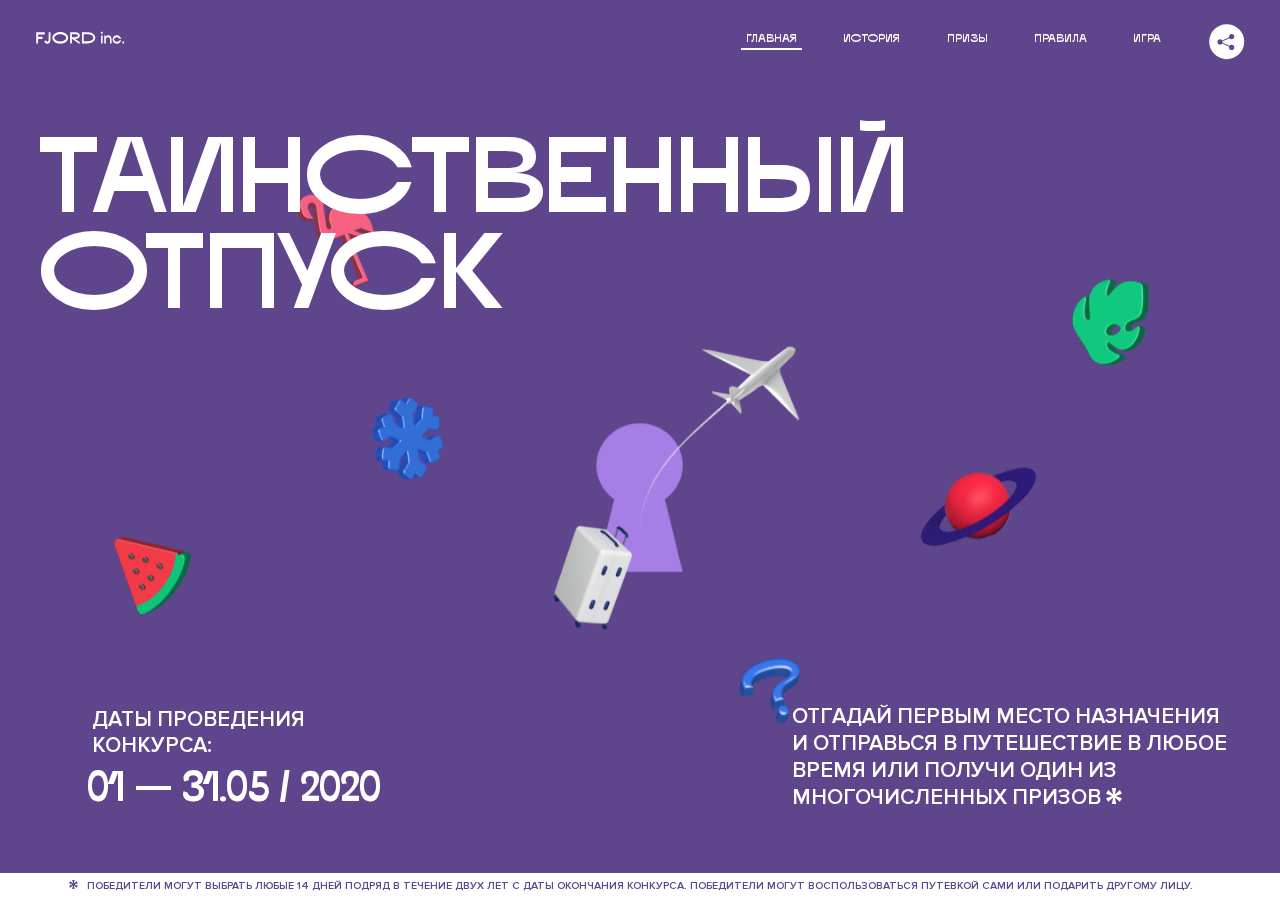
<file: 2/index.html>
<!DOCTYPE html>
<html lang="ru">
<head>
  <meta charset="UTF-8">
  <meta name="description" content="">
  <meta name="viewport" content="width=device-width, initial-scale=1.0">
  <meta http-equiv="X-UA-Compatible" content="ie=edge">
  <title>Mysterious Vacation</title>
<link href="css/style.min.css" rel="stylesheet">  <base href="https://htmlacademy-animation.github.io/1449935-magic-vacation-1/2/">
</head>
<body>

  <header class="page-header js-header">
    <div class="page-header__wrapper">
      <a href="#" class="page-header__logo" aria-label="Перейти на страницу FJORD.Inc">
        <svg width="100" height="15" viewBox="0 0 100 15" fill="none" xmlns="http://www.w3.org/2000/svg">
          <path d="M0.26 1.4V14H2.276V8.906H7.334V6.44H2.276V3.848H9.872V1.4H0.26ZM12.733 14.36C15.127 14.36 16.243 12.65 16.243 9.5V1.4H14.263V8.96C14.263 11.21 13.723 11.876 12.733 11.876C11.833 11.876 11.473 11.3 11.347 10.58L9.36702 10.94C9.63702 13.046 10.663 14.36 12.733 14.36ZM18.3918 7.7C18.3918 11.372 22.3878 14.36 27.3198 14.36C32.2518 14.36 36.2478 11.372 36.2478 7.7C36.2478 4.028 32.2518 1.04 27.3198 1.04C22.3878 1.04 18.3918 4.028 18.3918 7.7ZM20.6058 7.7C20.6058 5.378 23.6118 3.524 27.3198 3.524C30.9918 3.524 33.9798 5.378 33.9798 7.7C33.9798 10.004 30.9918 11.858 27.3198 11.858C23.6118 11.858 20.6058 10.004 20.6058 7.7ZM40.403 14V8.906H40.799L49.079 14.702V12.38L44.039 8.906H44.201C47.999 8.906 49.277 7.304 49.277 5.162C49.277 3.092 47.999 1.4 44.201 1.4H38.387V14H40.403ZM43.535 3.722C45.785 3.722 47.045 4.136 47.045 5.432C47.045 6.764 45.785 7.034 43.535 7.034H40.403V3.722H43.535ZM51.6936 1.382V14H57.8676C62.7456 14 66.7236 11.534 66.7236 7.7C66.7236 3.848 62.7456 1.382 57.8676 1.382H51.6936ZM53.7096 11.624V3.722H57.5436C61.5396 3.722 64.4916 5.018 64.4916 7.7C64.4916 10.238 61.5396 11.624 57.5436 11.624H53.7096ZM73.1832 14.018H74.9832V5H73.1832V14.018ZM72.9132 1.976C72.9132 2.57 73.3992 3.092 74.0832 3.092C74.7492 3.092 75.2352 2.57 75.2352 1.976C75.2352 1.382 74.7672 0.805999 74.0832 0.805999C73.3812 0.805999 72.9132 1.382 72.9132 1.976ZM76.7867 14H78.5687V9.104C78.7487 8.006 79.5947 6.962 81.0887 6.962C82.1147 6.962 83.2667 7.448 83.2667 9.554V14H85.0487V9.014C85.0487 6.152 83.2307 4.73 81.3587 4.73C79.9187 4.73 79.0727 5.558 78.5687 6.854V5H76.7867V14ZM90.9898 14.27C93.5098 14.27 95.3818 12.506 95.7238 10.328H94.0498C93.7258 11.3 92.6998 12.02 90.9898 12.02C88.8478 12.02 87.7678 10.922 87.7678 9.59C87.7678 8.24 88.8478 6.962 90.9898 6.962C92.7538 6.962 93.7978 7.844 94.0858 8.924H95.7418C95.4358 6.71 93.6178 4.73 90.9898 4.73C88.0918 4.73 86.1298 7.124 86.1298 9.59C86.1298 12.074 88.1278 14.27 90.9898 14.27ZM97.0693 12.938C97.0693 13.658 97.5553 14.144 98.2753 14.144C98.9953 14.144 99.4813 13.658 99.4813 12.938C99.4813 12.2 98.9953 11.714 98.2753 11.714C97.5553 11.714 97.0693 12.2 97.0693 12.938Z" fill="currentColor"></path>
        </svg>
      </a>
      <button class="page-header__toggler js-menu-toggler" type="button" aria-label="Управление мобильным меню"><span>Меню</span></button>
      <nav class="page-header__nav">
        <div class="page-header__menu js-menu" id="menu">
          <ul>
            <li>
              <a class="js-menu-link active" href="#top" data-href="top">главная</a>
            </li>
            <li>
              <a class="js-menu-link" href="#story" data-href="story">история</a>
            </li>
            <li>
              <a class="js-menu-link" href="#prizes" data-href="prizes">призы</a>
            </li>
            <li>
              <a class="js-menu-link" href="#rules" data-href="rules">правила</a>
            </li>
            <li>
              <a class="js-menu-link" href="#game" data-href="game">игра</a>
            </li>
          </ul>
        </div>
        <div class="page-header__social">
          <div class="social-block js-social-block">
            <button class="social-block__toggler" aria-label="Управлять блоком с социальными кнопками">
              <svg width="26" height="22" viewBox="0 0 27 22" fill="none" xmlns="http://www.w3.org/2000/svg">
                <path d="M19.6721 7.43664C21.6273 7.43664 23.213 5.85095 23.213 3.89566C23.213 1.94037 21.6273 0.354675 19.6721 0.354675C17.7168 0.354675 16.1311 1.94037 16.1311 3.89566C16.1311 4.19968 16.1728 4.49178 16.2458 4.77345L7.21751 8.95527C6.57519 8.05214 5.52303 7.46049 4.33078 7.46049C2.37549 7.46049 0.789795 9.04618 0.789795 11.0015C0.789795 12.9568 2.37549 14.5425 4.33078 14.5425C5.52303 14.5425 6.57668 13.9508 7.21751 13.0477L16.2458 17.2295C16.1743 17.5112 16.1311 17.8033 16.1311 18.1073C16.1311 20.0626 17.7168 21.6483 19.6721 21.6483C21.6273 21.6483 23.213 20.0626 23.213 18.1073C23.213 16.152 21.6273 14.5663 19.6721 14.5663C18.4798 14.5663 17.4262 15.158 16.7853 16.0611L7.75701 11.8793C7.82854 11.5976 7.87176 11.3055 7.87176 11.0015C7.87176 10.6974 7.83003 10.4053 7.75701 10.1237L16.7853 5.94186C17.4262 6.84499 18.4783 7.43664 19.6721 7.43664Z" fill="currentColor"></path>
              </svg>
            </button>
            <ul class="social-block__list">
              <li>
                <a class="social-block__link social-block__link--fb" href="#" aria-label="Мы на Facebook">
                  <svg width="8" height="17" viewBox="0 0 8 17" fill="none" xmlns="http://www.w3.org/2000/svg">
                    <path d="M4.24646 16.9899H1.09275L1.05793 8.49828H0V5.30707H1.05793V3.81124C1.05793 1.42084 2.57654 0 5.21735 0H7.41758V3.18585H5.30841C4.28262 3.18585 4.2478 3.48582 4.2478 4.24914V5.30707H7.42964L7.16716 8.49828H4.2478V16.9899H4.24646Z" fill="currentColor"></path>
                  </svg>
                </a>
              </li>
              <li>
                <a class="social-block__link social-block__link--insta" href="#" aria-label="Мы в Instagram">
                  <svg width="15" height="15" viewBox="0 0 15 15" fill="none" xmlns="http://www.w3.org/2000/svg">
                    <path d="M11.0197 0H4.19806C2.14246 0 0.471191 1.66993 0.471191 3.72285V10.5499C0.471191 12.6082 2.14112 14.2727 4.19806 14.2727H11.0197C13.0753 14.2727 14.7466 12.6082 14.7466 10.5499V3.72285C14.7466 1.67127 13.0753 0 11.0197 0ZM11.0197 12.4849H4.19806C3.13076 12.4849 2.26432 11.6158 2.26432 10.5512V3.72419C2.26432 2.65956 3.13076 1.79715 4.19806 1.79715H11.0197C12.087 1.79715 12.9535 2.6609 12.9535 3.72419V10.5512C12.9535 11.6145 12.087 12.4849 11.0197 12.4849Z" fill="currentColor"></path>
                    <path d="M7.60887 3.11084C5.38989 3.11084 3.58203 4.9187 3.58203 7.14036C3.58203 9.35532 5.38989 11.1645 7.60887 11.1645C9.83053 11.1645 11.6357 9.35666 11.6357 7.14036C11.6357 4.9187 9.83053 3.11084 7.60887 3.11084ZM7.60887 9.36871C6.37551 9.36871 5.37784 8.37372 5.37784 7.14036C5.37784 5.90699 6.37551 4.90665 7.60887 4.90665C8.83822 4.90665 9.84259 5.90833 9.84259 7.14036C9.84392 8.37238 8.83822 9.36871 7.60887 9.36871Z" fill="currentColor"></path>
                    <path d="M11.3573 2.35962C10.8256 2.35962 10.3931 2.79752 10.3931 3.32381C10.3931 3.85546 10.8256 4.29336 11.3573 4.29336C11.8862 4.29336 12.3215 3.85546 12.3215 3.32381C12.3215 2.79752 11.8862 2.35962 11.3573 2.35962Z" fill="currentColor"></path>
                  </svg>
                </a>
              </li>
              <li>
                <a class="social-block__link social-block__link--vk" href="#" aria-label="Мы ВКонтакте">
                  <svg width="17" height="10" viewBox="0 0 17 10" fill="none" xmlns="http://www.w3.org/2000/svg">
                    <path d="M14.1234 4.9002C14.1234 4.9002 16.3623 1.72708 16.5866 0.680242C16.6595 0.312285 16.4947 0.103188 16.1069 0.103188C16.1069 0.103188 14.8193 0.103188 14.168 0.103188C13.7235 0.103188 13.5587 0.293278 13.4235 0.579768C13.4235 0.579768 12.3724 2.82553 11.0969 4.24712C10.6861 4.70333 10.4781 4.84318 10.2511 4.84318C10.0646 4.84318 9.98625 4.6911 9.98625 4.27834V0.649016C9.98625 0.147997 9.92545 0.00135496 9.5066 0.00135496H6.39628C6.15578 0.00135496 6.0085 0.134417 6.0085 0.324506C6.0085 0.801084 6.73406 0.908351 6.73406 2.20231V4.87305C6.73406 5.40529 6.70569 5.61575 6.45303 5.61575C5.78016 5.61575 4.19528 3.30618 3.30623 0.678887C3.12923 0.145282 2.93737 0 2.43475 0H0.486409C0.205373 0 0 0.190085 0 0.476576C0 0.991172 0.60666 3.40801 2.99277 6.64358C4.59927 8.8201 6.70569 10 8.60269 10C9.76196 10 10.0416 9.80312 10.0416 9.31432V7.63883C10.0416 7.22607 10.2065 7.04956 10.4429 7.04956C10.7078 7.04956 11.1847 7.13238 12.2805 8.22268C13.5843 9.47862 13.6762 10 14.3896 10H16.5676C16.7919 10 17 9.89273 17 9.52342C17 9.02919 16.3623 8.15343 15.384 7.10659C14.9801 6.56755 14.3302 5.98914 14.1248 5.72301C13.8275 5.40801 13.9154 5.23014 14.1234 4.9002Z" fill="currentColor"></path>
                  </svg>
                </a>
              </li>
            </ul>
          </div>
        </div>
      </nav>
    </div>
  </header>

  <main class="page-content">

    <section class="animation-screen"></section>

    <section class="screen screen--hidden screen--intro" id="top">
      <div class="screen__wrapper">
        <div class="intro">
          <h1 class="intro__title">Таинственный отпуск</h1>
          <div class="intro__content">
            <div class="intro__info">
              <p class="intro__label">Даты проведения конкурса:</p>
              <p class="intro__date">01 — 31.05 / 2020</p>
            </div>
            <div class="intro__message">
              <p>
                Отгадай первым место назначения и&nbsp;отправься в&nbsp;путешествие в&nbsp;любое время или получи один из многочисленных призов
                <svg width="16" height="16" viewBox="0 0 10 10" fill="none" xmlns="http://www.w3.org/2000/svg">
                  <path d="M0 6.35337L3.90271 4.99012L0 3.64663L1.34615 1.32374L4.44287 4.01073L3.67364 0H6.34615L5.57692 4.01073L8.65385 1.32374L10 3.64663L6.13405 4.99012L10 6.35337L8.65385 8.65651L5.57692 5.98927L6.34615 10H3.67364L4.44287 5.96952L1.34615 8.65651L0 6.35337Z" fill="currentColor"></path>
                </svg>
              </p>
            </div>
          </div>
        </div>
      </div>
      <div class="screen__footer js-footer">
        <button class="screen__footer-enlarge js-footer-toggler" type="button" aria-label="Показать сообщение">
          <svg width="10" height="10" viewBox="0 0 10 10" fill="none" xmlns="http://www.w3.org/2000/svg">
            <path d="M0 6.35337L3.90271 4.99012L0 3.64663L1.34615 1.32374L4.44287 4.01073L3.67364 0H6.34615L5.57692 4.01073L8.65385 1.32374L10 3.64663L6.13405 4.99012L10 6.35337L8.65385 8.65651L5.57692 5.98927L6.34615 10H3.67364L4.44287 5.96952L1.34615 8.65651L0 6.35337Z" fill="currentColor"></path>
          </svg>
        </button>
        <button class="screen__footer-collapse js-footer-toggler" type="button" aria-label="Скрыть сообщение">
          <svg width="13" height="13" viewBox="0 0 13 13" fill="none" xmlns="http://www.w3.org/2000/svg">
            <line x1="12.3536" y1="0.353553" x2="0.738349" y2="11.9688" stroke="currentColor"></line>
            <line x1="0.738319" y1="0.539925" x2="12.3535" y2="12.1551" stroke="currentColor"></line>
          </svg>
        </button>
        <div class="screen__footer-wrapper">
          <div class="screen__footer-announce">
            <p class="screen__footer-label">Даты проведения конкурса:</p>
            <p class="screen__footer-date">01 — 31.05 / 2020</p>
          </div>
          <div class="screen__footer-note">
            <p>
              <svg width="10" height="10" viewBox="0 0 10 10" fill="none" xmlns="http://www.w3.org/2000/svg">
                <path d="M0 6.35337L3.90271 4.99012L0 3.64663L1.34615 1.32374L4.44287 4.01073L3.67364 0H6.34615L5.57692 4.01073L8.65385 1.32374L10 3.64663L6.13405 4.99012L10 6.35337L8.65385 8.65651L5.57692 5.98927L6.34615 10H3.67364L4.44287 5.96952L1.34615 8.65651L0 6.35337Z" fill="currentColor"></path>
              </svg>
              <span>Победители могут выбрать любые 14 дней подряд в&nbsp;течение двух лет с&nbsp;даты окончания конкурса. Победители могут воспользоваться путевкой сами или подарить другому лицу.</span>
            </p>
          </div>
        </div>
      </div>
    </section>

    <section class="screen screen--hidden screen--story" id="story">

      <div class="slider swiper-container js-slider">

        <div class="swiper-wrapper">

          <div class="slider__item swiper-slide">
            <h2 class="slider__item-title">История</h2>
            <p class="slider__item-text">Джеймс Таргет был основателем компании &laquo;Fjord Inc.&raquo;. С&nbsp;1965 года &laquo;Fjord Inc.&raquo; прославилась надёжными и&nbsp;удобными чемоданами и&nbsp;аксессуарами для туристов.</p>
          </div>

          <div class="slider__item swiper-slide">
            <p class="slider__item-text">Когда Джеймсу было 7&nbsp;лет, в&nbsp;их&nbsp;доме гостил дядюшка и&nbsp;развлекал детей рассказами о&nbsp;своей поездке в&nbsp;место, показавшееся малышу Таргету невероятным. Тогда Джеймс решил, что однажды посетит его, но&nbsp;не&nbsp;будет рассказывать о&nbsp;мечте, пока не&nbsp;осуществит.</p>
          </div>

          <div class="slider__item swiper-slide">
            <p class="slider__item-text">Джеймс Таргет стал увлеченным путешественником. Он&nbsp;посетил 5&nbsp;континентов, 126&nbsp;стран.</p>
          </div>

          <div class="slider__item swiper-slide">
            <p class="slider__item-text">Он&nbsp;сплавлялся по&nbsp;Амазонке и&nbsp;погружался в&nbsp;пещеры Франции, медитировал в&nbsp;горах Тибета и&nbsp;пожимал руку вождя племени Акугауа.</p>
          </div>

          <div class="slider__item swiper-slide">
            <p class="slider__item-text">Из&nbsp;своих поездок Джеймс Таргет привозил идеи, как сделать свои чемоданы &laquo;Fjord Inc.&raquo; удобными и&nbsp;приспособленными к&nbsp;разным дорожным условиям.</p>
          </div>

          <div class="slider__item swiper-slide">
            <p class="slider__item-text">Всё это время Джеймс не&nbsp;оставлял идею поездки своей мечты. Однако, как только он&nbsp;брался за&nbsp;планирование, возникали препятствия, не&nbsp;позволяющие отправиться туда.</p>
          </div>

          <div class="slider__item swiper-slide">
            <p class="slider__item-text">В&nbsp;возрасте 67&nbsp;лет Джеймс Таргет попал под лавину и&nbsp;погиб. В&nbsp;своём завещании он&nbsp;поручил отправить в&nbsp;заветное путешествие трёх смельчаков, единых с&nbsp;ним духом.</p>
          </div>

          <div class="slider__item swiper-slide">
            <p class="slider__item-text">Тех, кто сможет узнать таинственное место, задавая вопросы специально обученному ИИ&nbsp;&laquo;Соне&raquo;, ждет фантастическое путешествие.</p>
          </div>
        </div>
        <div class="slider__controls">
          <button class="slider__control slider__control--prev js-control-prev" type="button" aria-label="Показать предыдущую историю">
            <svg width="12" height="22" viewBox="0 0 12 22" fill="none" xmlns="http://www.w3.org/2000/svg">
              <path d="M11 1L1 11L11 21" stroke="currentColor" stroke-width="2" stroke-linejoin="round"></path>
            </svg>
          </button>
          <button class="slider__control slider__control--next js-control-next" type="button" aria-label="Показать следующую историю">
            <svg width="12" height="22" viewBox="0 0 12 22" fill="none" xmlns="http://www.w3.org/2000/svg">
              <path d="M1 1L11 11L1 21" stroke="currentColor" stroke-width="2" stroke-linejoin="round"></path>
            </svg>
          </button>
        </div>
        <div class="slider__pagination swiper-pagination"></div>
      </div>
    </section>

    <section class="screen screen--hidden screen--prizes" id="prizes">
      <div class="screen__wrapper">
        <div class="prizes">
          <h2 class="prizes__title">ПРизы</h2>
          <div class="prizes__lead">
            <p>Найди ответ и&nbsp;получи один из&nbsp;призов:</p>
          </div>
          <ul class="prizes__list">
            <li class="prizes__item prizes__item--journeys">
              <div class="prizes__icon">
                <picture>
                  <source srcset="img/prize1-mob.svg" media="(orientation: portrait)">
                  <img src="img/prize1.svg" alt="">
                </picture>
              </div>
              <p class="prizes__desc">
                <b>3</b>
                <span>загадочных путешествия</span>
              </p>
            </li>
            <li class="prizes__item prizes__item--cases">
              <div class="prizes__icon">
                <picture>
                  <source srcset="img/prize2-mob.svg" media="(orientation: portrait)">
                  <img src="img/prize2.svg" alt="">
                </picture>
              </div>
              <p class="prizes__desc">
                <b>7</b>
                <span>надежных чемоданов</span>
              </p>
            </li>
            <li class="prizes__item prizes__item--codes">
              <div class="prizes__icon">
                <picture>
                  <source srcset="img/prize3-mob.svg" media="(orientation: portrait)">
                  <img src="img/prize3.svg" alt="">
                </picture>
              </div>
              <p class="prizes__desc">
                <b>900</b>
                <span>
                  промокодов на&nbsp;скидку 15%
                  <svg width="10" height="10" viewBox="0 0 10 10" fill="none" xmlns="http://www.w3.org/2000/svg">
                    <path d="M0 6.35337L3.90271 4.99012L0 3.64663L1.34615 1.32374L4.44287 4.01073L3.67364 0H6.34615L5.57692 4.01073L8.65385 1.32374L10 3.64663L6.13405 4.99012L10 6.35337L8.65385 8.65651L5.57692 5.98927L6.34615 10H3.67364L4.44287 5.96952L1.34615 8.65651L0 6.35337Z" fill="currentColor"></path>
                  </svg>
                </span>
              </p>
            </li>
          </ul>
        </div>
      </div>
      <div class="screen__footer js-footer">
        <button class="screen__footer-enlarge js-footer-toggler" type="button" aria-label="Показать сообщение">
          <svg width="10" height="10" viewBox="0 0 10 10" fill="none" xmlns="http://www.w3.org/2000/svg">
            <path d="M0 6.35337L3.90271 4.99012L0 3.64663L1.34615 1.32374L4.44287 4.01073L3.67364 0H6.34615L5.57692 4.01073L8.65385 1.32374L10 3.64663L6.13405 4.99012L10 6.35337L8.65385 8.65651L5.57692 5.98927L6.34615 10H3.67364L4.44287 5.96952L1.34615 8.65651L0 6.35337Z" fill="currentColor"></path>
          </svg>
        </button>
        <button class="screen__footer-collapse js-footer-toggler" type="button" aria-label="Скрыть сообщение">
          <svg width="13" height="13" viewBox="0 0 13 13" fill="none" xmlns="http://www.w3.org/2000/svg">
            <line x1="12.3536" y1="0.353553" x2="0.738349" y2="11.9688" stroke="currentColor"></line>
            <line x1="0.738319" y1="0.539925" x2="12.3535" y2="12.1551" stroke="currentColor"></line>
          </svg>
        </button>
        <div class="screen__footer-wrapper">
          <div class="screen__footer-announce">
            <p class="screen__footer-label">Даты проведения конкурса:</p>
            <p class="screen__footer-date">01 — 31.05 / 2020</p>
          </div>
          <div class="screen__footer-note">
            <p>
              <svg width="10" height="10" viewBox="0 0 10 10" fill="none" xmlns="http://www.w3.org/2000/svg">
                <path d="M0 6.35337L3.90271 4.99012L0 3.64663L1.34615 1.32374L4.44287 4.01073L3.67364 0H6.34615L5.57692 4.01073L8.65385 1.32374L10 3.64663L6.13405 4.99012L10 6.35337L8.65385 8.65651L5.57692 5.98927L6.34615 10H3.67364L4.44287 5.96952L1.34615 8.65651L0 6.35337Z" fill="currentColor"></path>
              </svg>
              <span>Скидка&nbsp;15% на&nbsp;единоразовое приобретение путёвки с&nbsp;1&nbsp;июня 2020 по&nbsp;31&nbsp;мая 2022&nbsp;года. Суммируется с&nbsp;другими акциями</span>
            </p>
          </div>
        </div>
      </div>
    </section>

    <section class="screen screen--hidden screen--rules" id="rules">
      <div class="screen__wrapper">
        <div class="rules">
          <h2 class="rules__title">Правила</h2>
          <div class="rules__lead">
            <p>Для того чтобы получить наследство Джеймса Таргета, тебе нужно выведать у&nbsp;&laquo;Сони&raquo;, куда предстоит отправиться тебе в&nbsp;случае победы</p>
          </div>
          <ol class="rules__list">
            <li class="rules__item">
              <p>Тебе отводится <br>5&nbsp;минут</p>
            </li>
            <li class="rules__item">
              <p>Задавай любые вопросы в&nbsp;текстовом поле</p>
            </li>
            <li class="rules__item">
              <p>Нажимай кнопку &laquo;Узнать&raquo;, чтобы получить ответ</p>
            </li>
            <li class="rules__item">
              <p>&laquo;Соня&raquo; может отвечать только&nbsp;Да или Нет</p>
            </li>
          </ol>
          <a href="#game" class="rules__link btn">Погнали!</a>
        </div>
      </div>
      <div class="screen__disclaimer">
        <div class="disclaimer">
          <ul>
            <li>
              <a href="#">Правовая информация</a>
            </li>
            <li>
              <a href="#">Подробные правила</a>
            </li>
          </ul>
        </div>
      </div>
    </section>

    <section class="screen screen--hidden screen--game" id="game">
      <div class="screen__wrapper">
        <div class="game">
          <div class="game__header">
            <h2 class="game__title">Игра</h2>
            <div class="game__counter">
              <span>05</span>:<span>00</span>
            </div>
          </div>
          <div class="game__body">
            <div class="chat">
              <div class="chat__body js-chat">
                <ul class="chat__list" id="messages"></ul>
              </div>
              <div class="chat__footer">
                <form action="#" method="post" class="form" id="message-form">
                  <label for="message-field" class="visually-hidden">Поле для ввода вопроса</label>
                  <input type="text" class="form__field" id="message-field">
                  <button class="form__button btn">
                    Узнать
                    <svg width="18" height="19" viewBox="0 0 18 19" fill="none" xmlns="http://www.w3.org/2000/svg">
                      <path stroke="currentColor" stroke-width="2" d="M9 19V1"></path>
                      <path d="M1 9l8-8 8 8" stroke="currentColor" stroke-width="2" stroke-linejoin="round"></path>
                    </svg>
                  </button>
                </form>
              </div>
            </div>
          </div>
          <!-- временные кнопки для показа результата -->
          <div class="game__buttons">
            <button class="game__button btn js-show-result" type="button" data-target="result">Положительный результат</button>
            <button class="game__button btn js-show-result" type="button" data-target="result2">Положительный результат - 2</button>
            <button class="game__button btn js-show-result" type="button" data-target="result3">Отрицательный результат</button>
          </div>
        </div>
      </div>
    </section>

    <section class="screen screen--hidden screen--result" id="result">
      <div class="screen__wrapper">
        <div class="result result--trip">
          <div class="result__image">
            <picture>
              <source srcset="img/result1-mob.png 1x, img/result1-mob@2x.png 2x" media="(max-width: 768px) and (orientation: portrait)">
              <img src="img/result1.png" srcset="img/result1@2x.png 2x" alt="">
            </picture>
          </div>
          <h2 class="result__title">
            <span class="visually-hidden">ПОбеда!</span>
            <svg xmlns="http://www.w3.org/2000/svg" viewBox="0 0 568.85 109.24">
              <path d="M16,24.44V92H2.6V8H75V92H61.52V24.44H16Z" transform="translate(-2.1 -1.5)" fill="none" stroke="currentColor"></path>
              <path d="M148.76,5.6c32.88,0,59.52,19.92,59.52,44.4s-26.64,44.4-59.52,44.4S89.24,74.48,89.24,50,115.88,5.6,148.76,5.6Zm0,72.12c24.48,0,44.4-12.36,44.4-27.72s-19.92-27.84-44.4-27.84C124,22.16,104,34.52,104,50S124,77.72,148.76,77.72Z" transform="translate(-2.1 -1.5)" fill="none" stroke="currentColor"></path>
              <path d="M287.36,8V24.44H236v14.4h25.32c25.44,0,34,11.16,34,26.52,0,15.6-8.52,26.64-34,26.64H222.56V8h64.8ZM256.88,76.52c15.12,0,23.52-2,23.52-11.52S272,54.44,256.88,54.44H236V76.52h20.88Z" transform="translate(-2.1 -1.5)" fill="none" stroke="currentColor"></path>
              <path d="M371.47,8V24.44H320.84V41.6h33.6V58h-33.6V75.56h50.64V92H307.4V8h64.08Z" transform="translate(-2.1 -1.5)" fill="none" stroke="currentColor"></path>
              <path d="M382.39,110.24V75.56h7.44c4.56-4.68,7.8-18.36,8.76-56L399,8h48.6V75.56h10v34.68H442.87V92H397v18.24H382.39Zm51.72-34.68V24.44H411.55v3.12c-0.48,22.44-3.24,37.68-7.2,48h29.76Z" transform="translate(-2.1 -1.5)" fill="none" stroke="currentColor"></path>
              <path d="M463.75,92l28-84h27.12l28.08,84H533.47l-7.8-23.52h-37.8L480.07,92H463.75Zm56.64-40L507,11.84,493.51,52h26.88Z" transform="translate(-2.1 -1.5)" fill="none" stroke="currentColor"></path>
              <path d="M554.12,70.4L555.55,2H569l1.44,68.4H554.12Zm8.28,6.36c4.8,0,8,3.24,8,8.16a8,8,0,1,1-16.08,0C554.35,80,557.59,76.76,562.39,76.76Z" transform="translate(-2.1 -1.5)" fill="none" stroke="currentColor"></path>
            </svg>
          </h2>
          <div class="result__text">
            <p>ты&nbsp;отправляешься в&nbsp;Арктику!</p>
          </div>
          <div class="result__form">
            <form action="#" method="post" class="form form--result">
              <label for="email-field" class="form__label">зарегистрируй результат</label>
              <input type="email" class="form__field" id="email-field" placeholder="e-mail для регистации результата и получения приза" required="">
              <button class="form__button btn">
                отправить
                <svg width="18" height="19" viewBox="0 0 18 19" fill="none" xmlns="http://www.w3.org/2000/svg">
                  <path stroke="currentColor" stroke-width="2" d="M9 19V1"></path>
                  <path d="M1 9l8-8 8 8" stroke="currentColor" stroke-width="2" stroke-linejoin="round"></path>
                </svg>
              </button>
            </form>
          </div>
        </div>
      </div>
    </section>

    <section class="screen screen--hidden screen--result" id="result2">
      <div class="screen__wrapper">
        <div class="result result--prize">
          <div class="result__image">
            <picture>
              <source srcset="img/result2-mob.png 1x, img/result2-mob@2x.png 2x" media="(max-width: 768px) and (orientation: portrait)">
              <img src="img/result2.png" srcset="img/result2@2x.png 2x" alt="">
            </picture>
          </div>
          <h2 class="result__title">
            <span class="visually-hidden">ПОбеда!</span>
            <svg xmlns="http://www.w3.org/2000/svg" viewBox="0 0 568.85 109.24">
              <path d="M16,24.44V92H2.6V8H75V92H61.52V24.44H16Z" transform="translate(-2.1 -1.5)" fill="none" stroke="currentColor"></path>
              <path d="M148.76,5.6c32.88,0,59.52,19.92,59.52,44.4s-26.64,44.4-59.52,44.4S89.24,74.48,89.24,50,115.88,5.6,148.76,5.6Zm0,72.12c24.48,0,44.4-12.36,44.4-27.72s-19.92-27.84-44.4-27.84C124,22.16,104,34.52,104,50S124,77.72,148.76,77.72Z" transform="translate(-2.1 -1.5)" fill="none" stroke="currentColor"></path>
              <path d="M287.36,8V24.44H236v14.4h25.32c25.44,0,34,11.16,34,26.52,0,15.6-8.52,26.64-34,26.64H222.56V8h64.8ZM256.88,76.52c15.12,0,23.52-2,23.52-11.52S272,54.44,256.88,54.44H236V76.52h20.88Z" transform="translate(-2.1 -1.5)" fill="none" stroke="currentColor"></path>
              <path d="M371.47,8V24.44H320.84V41.6h33.6V58h-33.6V75.56h50.64V92H307.4V8h64.08Z" transform="translate(-2.1 -1.5)" fill="none" stroke="currentColor"></path>
              <path d="M382.39,110.24V75.56h7.44c4.56-4.68,7.8-18.36,8.76-56L399,8h48.6V75.56h10v34.68H442.87V92H397v18.24H382.39Zm51.72-34.68V24.44H411.55v3.12c-0.48,22.44-3.24,37.68-7.2,48h29.76Z" transform="translate(-2.1 -1.5)" fill="none" stroke="currentColor"></path>
              <path d="M463.75,92l28-84h27.12l28.08,84H533.47l-7.8-23.52h-37.8L480.07,92H463.75Zm56.64-40L507,11.84,493.51,52h26.88Z" transform="translate(-2.1 -1.5)" fill="none" stroke="currentColor"></path>
              <path d="M554.12,70.4L555.55,2H569l1.44,68.4H554.12Zm8.28,6.36c4.8,0,8,3.24,8,8.16a8,8,0,1,1-16.08,0C554.35,80,557.59,76.76,562.39,76.76Z" transform="translate(-2.1 -1.5)" fill="none" stroke="currentColor"></path>
            </svg>
          </h2>
          <div class="result__text">
            <p>чемодан &laquo;Fjord&nbsp;Inc.&raquo;&nbsp;твой</p>
          </div>
          <div class="result__form">
            <form action="#" method="post" class="form form--result">
              <label for="email-field2" class="form__label">зарегистрируй результат</label>
              <input type="email" class="form__field" id="email-field2" placeholder="e-mail для регистации результата и получения приза" required="">
              <button class="form__button btn">
                отправить
                <svg width="18" height="19" viewBox="0 0 18 19" fill="none" xmlns="http://www.w3.org/2000/svg">
                  <path stroke="currentColor" stroke-width="2" d="M9 19V1"></path>
                  <path d="M1 9l8-8 8 8" stroke="currentColor" stroke-width="2" stroke-linejoin="round"></path>
                </svg>
              </button>
            </form>
          </div>
        </div>
      </div>
    </section>

    <section class="screen screen--hidden screen--result" id="result3">
      <div class="screen__wrapper">
        <div class="result result--negative">
          <div class="result__image">
            <picture>
              <source srcset="img/result3-mob.png 1x, img/result3-mob@2x.png 2x" media="(max-width: 768px) and (orientation: portrait)">
              <img src="img/result3.png" srcset="img/result3@2x.png 2x" alt="">
            </picture>
          </div>
          <h2 class="result__title">
            <span class="visually-hidden">Не угадал!</span>
            <svg xmlns="http://www.w3.org/2000/svg" viewBox="0 0 660.77 109.24">
              <path d="M2.66,92V8H16.1V42.2H53.3V8H66.74V92H53.3V58.64H16.1V92H2.66Z" transform="translate(-2.16 -1.5)" fill="none" stroke="currentColor"></path>
              <path d="M147.62,8V24.44H97V41.6h33.6V58H97V75.56h50.64V92H83.54V8h64.08Z" transform="translate(-2.16 -1.5)" fill="none" stroke="currentColor"></path>
              <path d="M199.22,8l20.52,42.36L235.34,8h16.44l-31,84H204.38l9.48-25.92L185.78,8h13.44Z" transform="translate(-2.16 -1.5)" fill="none" stroke="currentColor"></path>
              <path d="M273.74,24.44V92H260.3V8h50.16V24.44H273.74Z" transform="translate(-2.16 -1.5)" fill="none" stroke="currentColor"></path>
              <path d="M307.1,92l28-84h27.12l28.08,84H376.82L369,68.48h-37.8L323.42,92H307.1Zm56.64-40L350.3,11.84,336.86,52h26.88Z" transform="translate(-2.16 -1.5)" fill="none" stroke="currentColor"></path>
              <path d="M396.38,110.24V75.56h7.44c4.56-4.68,7.8-18.36,8.76-56L412.94,8h48.6V75.56h10v34.68H456.86V92H411v18.24H396.38ZM448.1,75.56V24.44H425.54v3.12c-0.48,22.44-3.24,37.68-7.2,48H448.1Z" transform="translate(-2.16 -1.5)" fill="none" stroke="currentColor"></path>
              <path d="M477.74,92l28-84h27.12L560.9,92H547.46l-7.8-23.52h-37.8L494.06,92H477.74Zm56.64-40-13.44-40.2L507.5,52h26.88Z" transform="translate(-2.16 -1.5)" fill="none" stroke="currentColor"></path>
              <path d="M568.7,76.88a13.77,13.77,0,0,0,5,1c6.6,0,10.44-6.24,12-58.32L586.22,8h46.2V92H619V24.44H598.82l-0.12,3.12C597.14,81,589,94.4,573.74,94.4a28.55,28.55,0,0,1-6.72-.84Z" transform="translate(-2.16 -1.5)" fill="none" stroke="currentColor"></path>
              <path d="M646.1,70.4L647.54,2H661l1.44,68.4H646.1Zm8.28,6.36c4.8,0,8,3.24,8,8.16a8,8,0,0,1-16.08,0C646.34,80,649.58,76.76,654.38,76.76Z" transform="translate(-2.16 -1.5)" fill="none" stroke="currentColor"></path>
            </svg>
          </h2>
          <button class="result__button js-play" type="button">
            не сдавайся!
            <span>
              <svg width="27" height="22" viewBox="0 0 27 22" fill="none" xmlns="http://www.w3.org/2000/svg">
                <path d="M10.6899 1.47998C5.42992 1.47998 1.16992 5.73998 1.16992 11C1.16992 16.26 5.42992 20.52 10.6899 20.52C15.9499 20.52 20.2099 16.26 20.2099 11V7.13998" stroke="currentColor" stroke-width="2" stroke-miterlimit="10"></path>
                <path d="M15.1099 12.5099L20.1499 7.13989L25.3099 12.6299" stroke="currentColor" stroke-width="2" stroke-miterlimit="10" stroke-linejoin="round"></path>
              </svg>
            </span>
          </button>
        </div>
      </div>
    </section>

  </main>

<script src="js/script.js"></script></body>
</html>
</file>
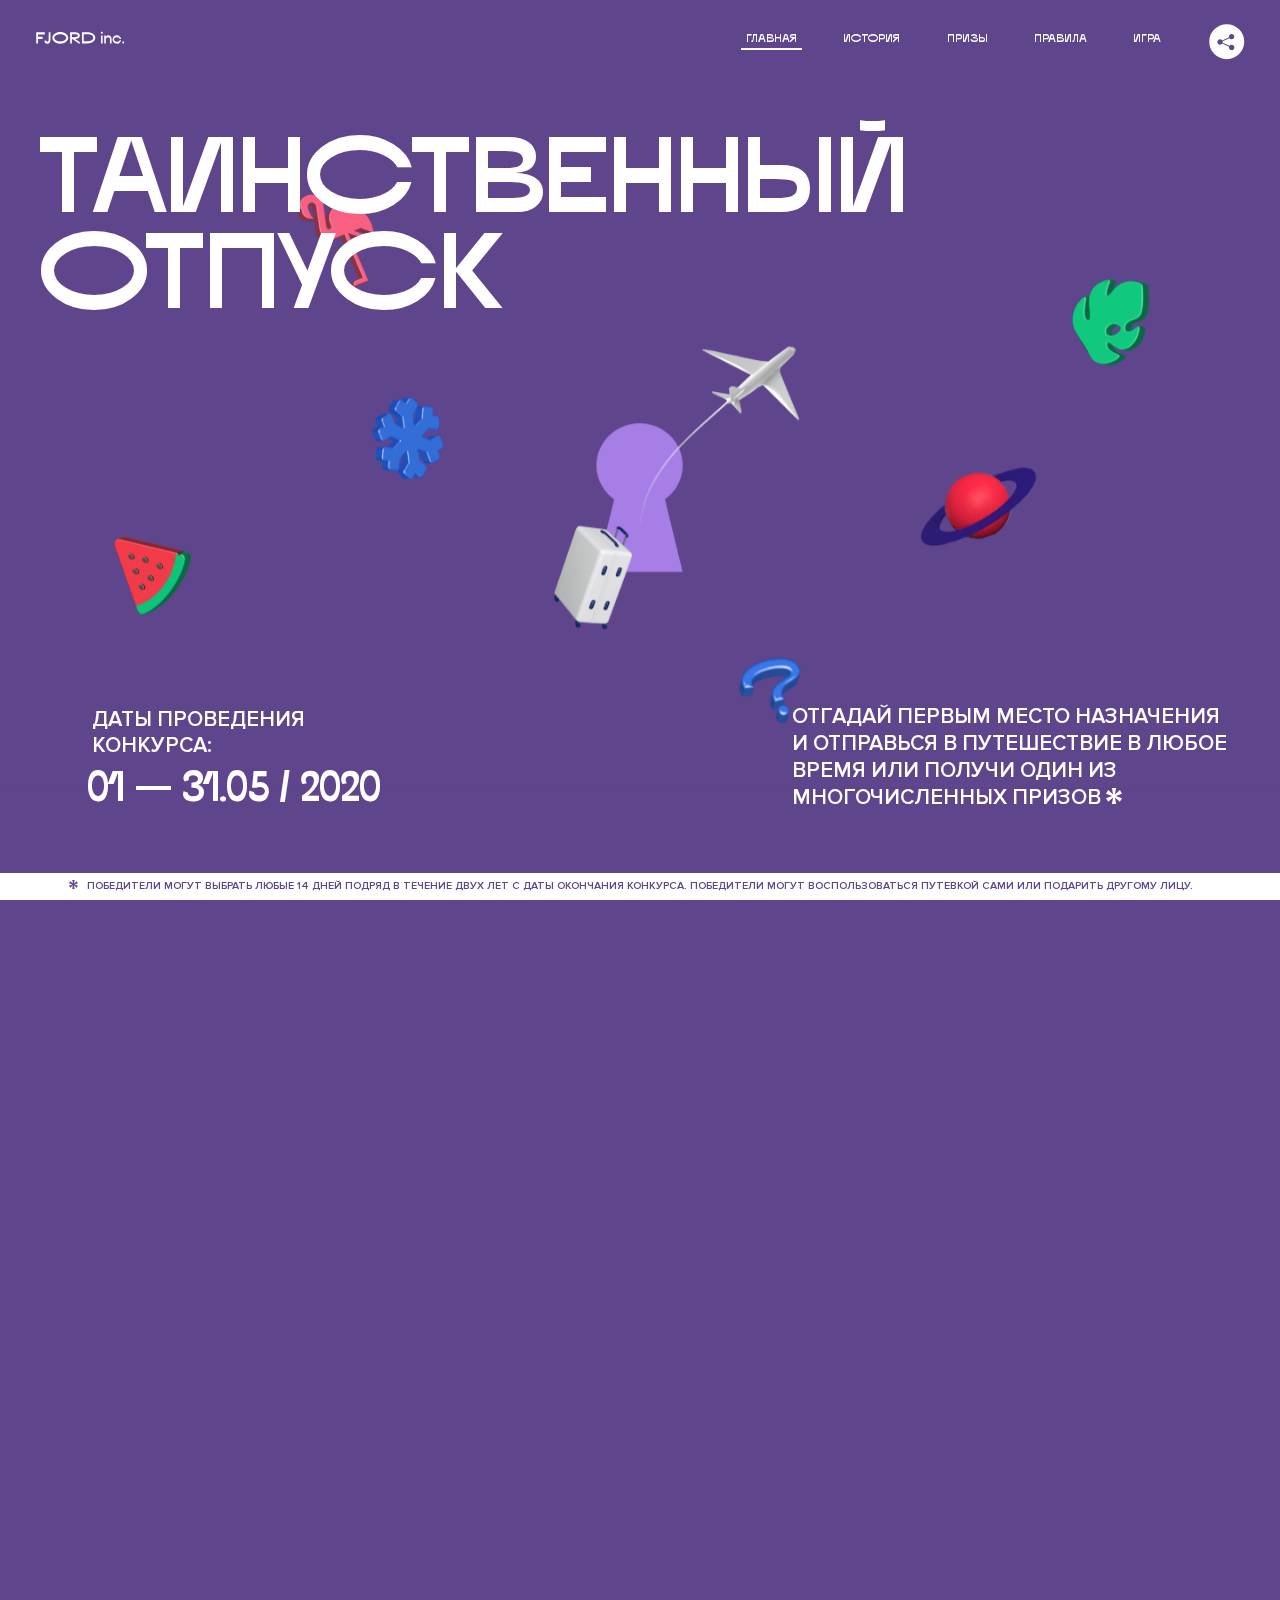
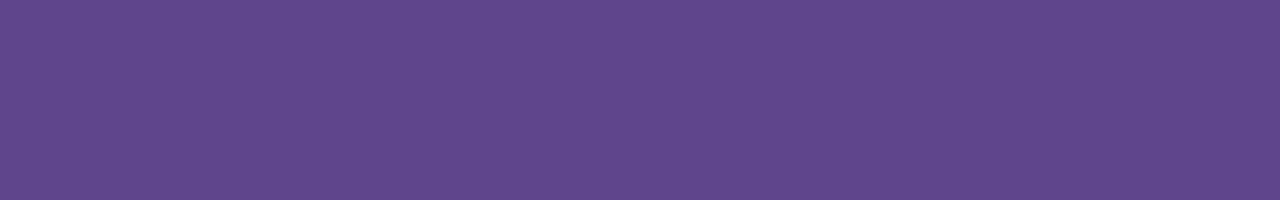
<file: 3/index.html>
<!DOCTYPE html>
<html lang="ru">
<head>
  <meta charset="UTF-8">
  <meta name="description" content="">
  <meta name="viewport" content="width=device-width, initial-scale=1.0">
  <meta http-equiv="X-UA-Compatible" content="ie=edge">
  <title>Mysterious Vacation</title>
<link href="css/style.min.css" rel="stylesheet">  <base href="https://htmlacademy-animation.github.io/1449935-magic-vacation-1/3/">
</head>
<body>

  <header class="page-header js-header">
    <div class="page-header__wrapper">
      <a href="#" class="page-header__logo" aria-label="Перейти на страницу FJORD.Inc">
        <svg width="100" height="15" viewBox="0 0 100 15" fill="none" xmlns="http://www.w3.org/2000/svg">
          <path d="M0.26 1.4V14H2.276V8.906H7.334V6.44H2.276V3.848H9.872V1.4H0.26ZM12.733 14.36C15.127 14.36 16.243 12.65 16.243 9.5V1.4H14.263V8.96C14.263 11.21 13.723 11.876 12.733 11.876C11.833 11.876 11.473 11.3 11.347 10.58L9.36702 10.94C9.63702 13.046 10.663 14.36 12.733 14.36ZM18.3918 7.7C18.3918 11.372 22.3878 14.36 27.3198 14.36C32.2518 14.36 36.2478 11.372 36.2478 7.7C36.2478 4.028 32.2518 1.04 27.3198 1.04C22.3878 1.04 18.3918 4.028 18.3918 7.7ZM20.6058 7.7C20.6058 5.378 23.6118 3.524 27.3198 3.524C30.9918 3.524 33.9798 5.378 33.9798 7.7C33.9798 10.004 30.9918 11.858 27.3198 11.858C23.6118 11.858 20.6058 10.004 20.6058 7.7ZM40.403 14V8.906H40.799L49.079 14.702V12.38L44.039 8.906H44.201C47.999 8.906 49.277 7.304 49.277 5.162C49.277 3.092 47.999 1.4 44.201 1.4H38.387V14H40.403ZM43.535 3.722C45.785 3.722 47.045 4.136 47.045 5.432C47.045 6.764 45.785 7.034 43.535 7.034H40.403V3.722H43.535ZM51.6936 1.382V14H57.8676C62.7456 14 66.7236 11.534 66.7236 7.7C66.7236 3.848 62.7456 1.382 57.8676 1.382H51.6936ZM53.7096 11.624V3.722H57.5436C61.5396 3.722 64.4916 5.018 64.4916 7.7C64.4916 10.238 61.5396 11.624 57.5436 11.624H53.7096ZM73.1832 14.018H74.9832V5H73.1832V14.018ZM72.9132 1.976C72.9132 2.57 73.3992 3.092 74.0832 3.092C74.7492 3.092 75.2352 2.57 75.2352 1.976C75.2352 1.382 74.7672 0.805999 74.0832 0.805999C73.3812 0.805999 72.9132 1.382 72.9132 1.976ZM76.7867 14H78.5687V9.104C78.7487 8.006 79.5947 6.962 81.0887 6.962C82.1147 6.962 83.2667 7.448 83.2667 9.554V14H85.0487V9.014C85.0487 6.152 83.2307 4.73 81.3587 4.73C79.9187 4.73 79.0727 5.558 78.5687 6.854V5H76.7867V14ZM90.9898 14.27C93.5098 14.27 95.3818 12.506 95.7238 10.328H94.0498C93.7258 11.3 92.6998 12.02 90.9898 12.02C88.8478 12.02 87.7678 10.922 87.7678 9.59C87.7678 8.24 88.8478 6.962 90.9898 6.962C92.7538 6.962 93.7978 7.844 94.0858 8.924H95.7418C95.4358 6.71 93.6178 4.73 90.9898 4.73C88.0918 4.73 86.1298 7.124 86.1298 9.59C86.1298 12.074 88.1278 14.27 90.9898 14.27ZM97.0693 12.938C97.0693 13.658 97.5553 14.144 98.2753 14.144C98.9953 14.144 99.4813 13.658 99.4813 12.938C99.4813 12.2 98.9953 11.714 98.2753 11.714C97.5553 11.714 97.0693 12.2 97.0693 12.938Z" fill="currentColor"></path>
        </svg>
      </a>
      <button class="page-header__toggler js-menu-toggler" type="button" aria-label="Управление мобильным меню"><span>Меню</span></button>
      <nav class="page-header__nav">
        <div class="page-header__menu js-menu" id="menu">
          <ul>
            <li>
              <a class="js-menu-link active" href="#top" data-href="top">главная</a>
            </li>
            <li>
              <a class="js-menu-link" href="#story" data-href="story">история</a>
            </li>
            <li>
              <a class="js-menu-link" href="#prizes" data-href="prizes">призы</a>
            </li>
            <li>
              <a class="js-menu-link" href="#rules" data-href="rules">правила</a>
            </li>
            <li>
              <a class="js-menu-link" href="#game" data-href="game">игра</a>
            </li>
          </ul>
        </div>
        <div class="page-header__social">
          <div class="social-block js-social-block">
            <button class="social-block__toggler" aria-label="Управлять блоком с социальными кнопками">
              <svg width="26" height="22" viewBox="0 0 27 22" fill="none" xmlns="http://www.w3.org/2000/svg">
                <path d="M19.6721 7.43664C21.6273 7.43664 23.213 5.85095 23.213 3.89566C23.213 1.94037 21.6273 0.354675 19.6721 0.354675C17.7168 0.354675 16.1311 1.94037 16.1311 3.89566C16.1311 4.19968 16.1728 4.49178 16.2458 4.77345L7.21751 8.95527C6.57519 8.05214 5.52303 7.46049 4.33078 7.46049C2.37549 7.46049 0.789795 9.04618 0.789795 11.0015C0.789795 12.9568 2.37549 14.5425 4.33078 14.5425C5.52303 14.5425 6.57668 13.9508 7.21751 13.0477L16.2458 17.2295C16.1743 17.5112 16.1311 17.8033 16.1311 18.1073C16.1311 20.0626 17.7168 21.6483 19.6721 21.6483C21.6273 21.6483 23.213 20.0626 23.213 18.1073C23.213 16.152 21.6273 14.5663 19.6721 14.5663C18.4798 14.5663 17.4262 15.158 16.7853 16.0611L7.75701 11.8793C7.82854 11.5976 7.87176 11.3055 7.87176 11.0015C7.87176 10.6974 7.83003 10.4053 7.75701 10.1237L16.7853 5.94186C17.4262 6.84499 18.4783 7.43664 19.6721 7.43664Z" fill="currentColor"></path>
              </svg>
            </button>
            <ul class="social-block__list">
              <li>
                <a class="social-block__link social-block__link--fb" href="#" aria-label="Мы на Facebook">
                  <svg width="8" height="17" viewBox="0 0 8 17" fill="none" xmlns="http://www.w3.org/2000/svg">
                    <path d="M4.24646 16.9899H1.09275L1.05793 8.49828H0V5.30707H1.05793V3.81124C1.05793 1.42084 2.57654 0 5.21735 0H7.41758V3.18585H5.30841C4.28262 3.18585 4.2478 3.48582 4.2478 4.24914V5.30707H7.42964L7.16716 8.49828H4.2478V16.9899H4.24646Z" fill="currentColor"></path>
                  </svg>
                </a>
              </li>
              <li>
                <a class="social-block__link social-block__link--insta" href="#" aria-label="Мы в Instagram">
                  <svg width="15" height="15" viewBox="0 0 15 15" fill="none" xmlns="http://www.w3.org/2000/svg">
                    <path d="M11.0197 0H4.19806C2.14246 0 0.471191 1.66993 0.471191 3.72285V10.5499C0.471191 12.6082 2.14112 14.2727 4.19806 14.2727H11.0197C13.0753 14.2727 14.7466 12.6082 14.7466 10.5499V3.72285C14.7466 1.67127 13.0753 0 11.0197 0ZM11.0197 12.4849H4.19806C3.13076 12.4849 2.26432 11.6158 2.26432 10.5512V3.72419C2.26432 2.65956 3.13076 1.79715 4.19806 1.79715H11.0197C12.087 1.79715 12.9535 2.6609 12.9535 3.72419V10.5512C12.9535 11.6145 12.087 12.4849 11.0197 12.4849Z" fill="currentColor"></path>
                    <path d="M7.60887 3.11084C5.38989 3.11084 3.58203 4.9187 3.58203 7.14036C3.58203 9.35532 5.38989 11.1645 7.60887 11.1645C9.83053 11.1645 11.6357 9.35666 11.6357 7.14036C11.6357 4.9187 9.83053 3.11084 7.60887 3.11084ZM7.60887 9.36871C6.37551 9.36871 5.37784 8.37372 5.37784 7.14036C5.37784 5.90699 6.37551 4.90665 7.60887 4.90665C8.83822 4.90665 9.84259 5.90833 9.84259 7.14036C9.84392 8.37238 8.83822 9.36871 7.60887 9.36871Z" fill="currentColor"></path>
                    <path d="M11.3573 2.35962C10.8256 2.35962 10.3931 2.79752 10.3931 3.32381C10.3931 3.85546 10.8256 4.29336 11.3573 4.29336C11.8862 4.29336 12.3215 3.85546 12.3215 3.32381C12.3215 2.79752 11.8862 2.35962 11.3573 2.35962Z" fill="currentColor"></path>
                  </svg>
                </a>
              </li>
              <li>
                <a class="social-block__link social-block__link--vk" href="#" aria-label="Мы ВКонтакте">
                  <svg width="17" height="10" viewBox="0 0 17 10" fill="none" xmlns="http://www.w3.org/2000/svg">
                    <path d="M14.1234 4.9002C14.1234 4.9002 16.3623 1.72708 16.5866 0.680242C16.6595 0.312285 16.4947 0.103188 16.1069 0.103188C16.1069 0.103188 14.8193 0.103188 14.168 0.103188C13.7235 0.103188 13.5587 0.293278 13.4235 0.579768C13.4235 0.579768 12.3724 2.82553 11.0969 4.24712C10.6861 4.70333 10.4781 4.84318 10.2511 4.84318C10.0646 4.84318 9.98625 4.6911 9.98625 4.27834V0.649016C9.98625 0.147997 9.92545 0.00135496 9.5066 0.00135496H6.39628C6.15578 0.00135496 6.0085 0.134417 6.0085 0.324506C6.0085 0.801084 6.73406 0.908351 6.73406 2.20231V4.87305C6.73406 5.40529 6.70569 5.61575 6.45303 5.61575C5.78016 5.61575 4.19528 3.30618 3.30623 0.678887C3.12923 0.145282 2.93737 0 2.43475 0H0.486409C0.205373 0 0 0.190085 0 0.476576C0 0.991172 0.60666 3.40801 2.99277 6.64358C4.59927 8.8201 6.70569 10 8.60269 10C9.76196 10 10.0416 9.80312 10.0416 9.31432V7.63883C10.0416 7.22607 10.2065 7.04956 10.4429 7.04956C10.7078 7.04956 11.1847 7.13238 12.2805 8.22268C13.5843 9.47862 13.6762 10 14.3896 10H16.5676C16.7919 10 17 9.89273 17 9.52342C17 9.02919 16.3623 8.15343 15.384 7.10659C14.9801 6.56755 14.3302 5.98914 14.1248 5.72301C13.8275 5.40801 13.9154 5.23014 14.1234 4.9002Z" fill="currentColor"></path>
                  </svg>
                </a>
              </li>
            </ul>
          </div>
        </div>
      </nav>
    </div>
  </header>

  <main class="page-content">

    <section class="animation-screen"></section>

    <section class="screen screen--hidden screen--intro" id="top">
      <div class="screen__wrapper">
        <div class="intro">
          <h1 class="intro__title">Таинственный отпуск</h1>
          <div class="intro__content">
            <div class="intro__info">
              <p class="intro__label">Даты проведения конкурса:</p>
              <p class="intro__date">01 — 31.05 / 2020</p>
            </div>
            <div class="intro__message">
              <p>
                Отгадай первым место назначения и&nbsp;отправься в&nbsp;путешествие в&nbsp;любое время или получи один из многочисленных призов
                <svg width="16" height="16" viewBox="0 0 10 10" fill="none" xmlns="http://www.w3.org/2000/svg">
                  <path d="M0 6.35337L3.90271 4.99012L0 3.64663L1.34615 1.32374L4.44287 4.01073L3.67364 0H6.34615L5.57692 4.01073L8.65385 1.32374L10 3.64663L6.13405 4.99012L10 6.35337L8.65385 8.65651L5.57692 5.98927L6.34615 10H3.67364L4.44287 5.96952L1.34615 8.65651L0 6.35337Z" fill="currentColor"></path>
                </svg>
              </p>
            </div>
          </div>
        </div>
      </div>
      <div class="screen__footer js-footer">
        <button class="screen__footer-enlarge js-footer-toggler" type="button" aria-label="Показать сообщение">
          <svg width="10" height="10" viewBox="0 0 10 10" fill="none" xmlns="http://www.w3.org/2000/svg">
            <path d="M0 6.35337L3.90271 4.99012L0 3.64663L1.34615 1.32374L4.44287 4.01073L3.67364 0H6.34615L5.57692 4.01073L8.65385 1.32374L10 3.64663L6.13405 4.99012L10 6.35337L8.65385 8.65651L5.57692 5.98927L6.34615 10H3.67364L4.44287 5.96952L1.34615 8.65651L0 6.35337Z" fill="currentColor"></path>
          </svg>
        </button>
        <button class="screen__footer-collapse js-footer-toggler" type="button" aria-label="Скрыть сообщение">
          <svg width="13" height="13" viewBox="0 0 13 13" fill="none" xmlns="http://www.w3.org/2000/svg">
            <line x1="12.3536" y1="0.353553" x2="0.738349" y2="11.9688" stroke="currentColor"></line>
            <line x1="0.738319" y1="0.539925" x2="12.3535" y2="12.1551" stroke="currentColor"></line>
          </svg>
        </button>
        <div class="screen__footer-wrapper">
          <div class="screen__footer-announce">
            <p class="screen__footer-label">Даты проведения конкурса:</p>
            <p class="screen__footer-date">01 — 31.05 / 2020</p>
          </div>
          <div class="screen__footer-note">
            <p>
              <svg width="10" height="10" viewBox="0 0 10 10" fill="none" xmlns="http://www.w3.org/2000/svg">
                <path d="M0 6.35337L3.90271 4.99012L0 3.64663L1.34615 1.32374L4.44287 4.01073L3.67364 0H6.34615L5.57692 4.01073L8.65385 1.32374L10 3.64663L6.13405 4.99012L10 6.35337L8.65385 8.65651L5.57692 5.98927L6.34615 10H3.67364L4.44287 5.96952L1.34615 8.65651L0 6.35337Z" fill="currentColor"></path>
              </svg>
              <span>Победители могут выбрать любые 14 дней подряд в&nbsp;течение двух лет с&nbsp;даты окончания конкурса. Победители могут воспользоваться путевкой сами или подарить другому лицу.</span>
            </p>
          </div>
        </div>
      </div>
    </section>

    <section class="screen screen--hidden screen--story" id="story">

      <div class="slider swiper-container js-slider">

        <div class="swiper-wrapper">

          <div class="slider__item swiper-slide">
            <h2 class="slider__item-title">История</h2>
            <p class="slider__item-text">Джеймс Таргет был основателем компании &laquo;Fjord Inc.&raquo;. С&nbsp;1965 года &laquo;Fjord Inc.&raquo; прославилась надёжными и&nbsp;удобными чемоданами и&nbsp;аксессуарами для туристов.</p>
          </div>

          <div class="slider__item swiper-slide">
            <p class="slider__item-text">Когда Джеймсу было 7&nbsp;лет, в&nbsp;их&nbsp;доме гостил дядюшка и&nbsp;развлекал детей рассказами о&nbsp;своей поездке в&nbsp;место, показавшееся малышу Таргету невероятным. Тогда Джеймс решил, что однажды посетит его, но&nbsp;не&nbsp;будет рассказывать о&nbsp;мечте, пока не&nbsp;осуществит.</p>
          </div>

          <div class="slider__item swiper-slide">
            <p class="slider__item-text">Джеймс Таргет стал увлеченным путешественником. Он&nbsp;посетил 5&nbsp;континентов, 126&nbsp;стран.</p>
          </div>

          <div class="slider__item swiper-slide">
            <p class="slider__item-text">Он&nbsp;сплавлялся по&nbsp;Амазонке и&nbsp;погружался в&nbsp;пещеры Франции, медитировал в&nbsp;горах Тибета и&nbsp;пожимал руку вождя племени Акугауа.</p>
          </div>

          <div class="slider__item swiper-slide">
            <p class="slider__item-text">Из&nbsp;своих поездок Джеймс Таргет привозил идеи, как сделать свои чемоданы &laquo;Fjord Inc.&raquo; удобными и&nbsp;приспособленными к&nbsp;разным дорожным условиям.</p>
          </div>

          <div class="slider__item swiper-slide">
            <p class="slider__item-text">Всё это время Джеймс не&nbsp;оставлял идею поездки своей мечты. Однако, как только он&nbsp;брался за&nbsp;планирование, возникали препятствия, не&nbsp;позволяющие отправиться туда.</p>
          </div>

          <div class="slider__item swiper-slide">
            <p class="slider__item-text">В&nbsp;возрасте 67&nbsp;лет Джеймс Таргет попал под лавину и&nbsp;погиб. В&nbsp;своём завещании он&nbsp;поручил отправить в&nbsp;заветное путешествие трёх смельчаков, единых с&nbsp;ним духом.</p>
          </div>

          <div class="slider__item swiper-slide">
            <p class="slider__item-text">Тех, кто сможет узнать таинственное место, задавая вопросы специально обученному ИИ&nbsp;&laquo;Соне&raquo;, ждет фантастическое путешествие.</p>
          </div>
        </div>
        <div class="slider__controls">
          <button class="slider__control slider__control--prev js-control-prev" type="button" aria-label="Показать предыдущую историю">
            <svg width="12" height="22" viewBox="0 0 12 22" fill="none" xmlns="http://www.w3.org/2000/svg">
              <path d="M11 1L1 11L11 21" stroke="currentColor" stroke-width="2" stroke-linejoin="round"></path>
            </svg>
          </button>
          <button class="slider__control slider__control--next js-control-next" type="button" aria-label="Показать следующую историю">
            <svg width="12" height="22" viewBox="0 0 12 22" fill="none" xmlns="http://www.w3.org/2000/svg">
              <path d="M1 1L11 11L1 21" stroke="currentColor" stroke-width="2" stroke-linejoin="round"></path>
            </svg>
          </button>
        </div>
        <div class="slider__pagination swiper-pagination"></div>
      </div>
    </section>

    <div class="sliding-overlay"></div>

    <section class="screen screen--hidden screen--prizes" id="prizes">
      <div class="screen__wrapper">
        <div class="prizes">
          <h2 class="prizes__title">ПРизы</h2>
          <div class="prizes__lead">
            <p>Найди ответ и&nbsp;получи один из&nbsp;призов:</p>
          </div>
          <ul class="prizes__list">
            <li class="prizes__item prizes__item--journeys">
              <div class="prizes__icon">
                <picture>
                  <source srcset="img/prize1-mob.svg" media="(orientation: portrait)">
                  <img src="img/prize1.svg" alt="">
                </picture>
              </div>
              <p class="prizes__desc">
                <b>3</b>
                <span>загадочных путешествия</span>
              </p>
            </li>
            <li class="prizes__item prizes__item--cases">
              <div class="prizes__icon">
                <picture>
                  <source srcset="img/prize2-mob.svg" media="(orientation: portrait)">
                  <img src="img/prize2.svg" alt="">
                </picture>
              </div>
              <p class="prizes__desc">
                <b>7</b>
                <span>надежных чемоданов</span>
              </p>
            </li>
            <li class="prizes__item prizes__item--codes">
              <div class="prizes__icon">
                <picture>
                  <source srcset="img/prize3-mob.svg" media="(orientation: portrait)">
                  <img src="img/prize3.svg" alt="">
                </picture>
              </div>
              <p class="prizes__desc">
                <b>900</b>
                <span>
                  промокодов на&nbsp;скидку 15%
                  <svg width="10" height="10" viewBox="0 0 10 10" fill="none" xmlns="http://www.w3.org/2000/svg">
                    <path d="M0 6.35337L3.90271 4.99012L0 3.64663L1.34615 1.32374L4.44287 4.01073L3.67364 0H6.34615L5.57692 4.01073L8.65385 1.32374L10 3.64663L6.13405 4.99012L10 6.35337L8.65385 8.65651L5.57692 5.98927L6.34615 10H3.67364L4.44287 5.96952L1.34615 8.65651L0 6.35337Z" fill="currentColor"></path>
                  </svg>
                </span>
              </p>
            </li>
          </ul>
        </div>
      </div>
      <div class="screen__footer js-footer">
        <button class="screen__footer-enlarge js-footer-toggler" type="button" aria-label="Показать сообщение">
          <svg width="10" height="10" viewBox="0 0 10 10" fill="none" xmlns="http://www.w3.org/2000/svg">
            <path d="M0 6.35337L3.90271 4.99012L0 3.64663L1.34615 1.32374L4.44287 4.01073L3.67364 0H6.34615L5.57692 4.01073L8.65385 1.32374L10 3.64663L6.13405 4.99012L10 6.35337L8.65385 8.65651L5.57692 5.98927L6.34615 10H3.67364L4.44287 5.96952L1.34615 8.65651L0 6.35337Z" fill="currentColor"></path>
          </svg>
        </button>
        <button class="screen__footer-collapse js-footer-toggler" type="button" aria-label="Скрыть сообщение">
          <svg width="13" height="13" viewBox="0 0 13 13" fill="none" xmlns="http://www.w3.org/2000/svg">
            <line x1="12.3536" y1="0.353553" x2="0.738349" y2="11.9688" stroke="currentColor"></line>
            <line x1="0.738319" y1="0.539925" x2="12.3535" y2="12.1551" stroke="currentColor"></line>
          </svg>
        </button>
        <div class="screen__footer-wrapper">
          <div class="screen__footer-announce">
            <p class="screen__footer-label">Даты проведения конкурса:</p>
            <p class="screen__footer-date">01 — 31.05 / 2020</p>
          </div>
          <div class="screen__footer-note">
            <p>
              <svg width="10" height="10" viewBox="0 0 10 10" fill="none" xmlns="http://www.w3.org/2000/svg">
                <path d="M0 6.35337L3.90271 4.99012L0 3.64663L1.34615 1.32374L4.44287 4.01073L3.67364 0H6.34615L5.57692 4.01073L8.65385 1.32374L10 3.64663L6.13405 4.99012L10 6.35337L8.65385 8.65651L5.57692 5.98927L6.34615 10H3.67364L4.44287 5.96952L1.34615 8.65651L0 6.35337Z" fill="currentColor"></path>
              </svg>
              <span>Скидка&nbsp;15% на&nbsp;единоразовое приобретение путёвки с&nbsp;1&nbsp;июня 2020 по&nbsp;31&nbsp;мая 2022&nbsp;года. Суммируется с&nbsp;другими акциями</span>
            </p>
          </div>
        </div>
      </div>
    </section>

    <section class="screen screen--hidden screen--rules" id="rules">
      <div class="screen__wrapper">
        <div class="rules">
          <h2 class="rules__title">Правила</h2>
          <div class="rules__lead">
            <p>Для того чтобы получить наследство Джеймса Таргета, тебе нужно выведать у&nbsp;&laquo;Сони&raquo;, куда предстоит отправиться тебе в&nbsp;случае победы</p>
          </div>
          <ol class="rules__list">
            <li class="rules__item">
              <p>Тебе отводится <br>5&nbsp;минут</p>
            </li>
            <li class="rules__item">
              <p>Задавай любые вопросы в&nbsp;текстовом поле</p>
            </li>
            <li class="rules__item">
              <p>Нажимай кнопку &laquo;Узнать&raquo;, чтобы получить ответ</p>
            </li>
            <li class="rules__item">
              <p>&laquo;Соня&raquo; может отвечать только&nbsp;Да или Нет</p>
            </li>
          </ol>
          <a href="#game" class="rules__link btn">Погнали!</a>
        </div>
      </div>
      <div class="screen__disclaimer">
        <div class="disclaimer">
          <ul>
            <li>
              <a href="#">Правовая информация</a>
            </li>
            <li>
              <a href="#">Подробные правила</a>
            </li>
          </ul>
        </div>
      </div>
    </section>

    <section class="screen screen--hidden screen--game" id="game">
      <div class="screen__wrapper">
        <div class="game">
          <div class="game__header">
            <h2 class="game__title">Игра</h2>
            <div class="game__counter">
              <span>05</span>:<span>00</span>
            </div>
          </div>
          <div class="game__body">
            <div class="chat">
              <div class="chat__body js-chat">
                <ul class="chat__list" id="messages"></ul>
              </div>
              <div class="chat__footer">
                <form action="#" method="post" class="form" id="message-form">
                  <label for="message-field" class="visually-hidden">Поле для ввода вопроса</label>
                  <input type="text" class="form__field" id="message-field">
                  <button class="form__button btn">
                    Узнать
                    <svg width="18" height="19" viewBox="0 0 18 19" fill="none" xmlns="http://www.w3.org/2000/svg">
                      <path stroke="currentColor" stroke-width="2" d="M9 19V1"></path>
                      <path d="M1 9l8-8 8 8" stroke="currentColor" stroke-width="2" stroke-linejoin="round"></path>
                    </svg>
                  </button>
                </form>
              </div>
            </div>
          </div>
          <!-- временные кнопки для показа результата -->
          <div class="game__buttons">
            <button class="game__button btn js-show-result" type="button" data-target="result">Положительный результат</button>
            <button class="game__button btn js-show-result" type="button" data-target="result2">Положительный результат - 2</button>
            <button class="game__button btn js-show-result" type="button" data-target="result3">Отрицательный результат</button>
          </div>
        </div>
      </div>
    </section>

    <section class="screen screen--hidden screen--result" id="result">
      <div class="screen__wrapper">
        <div class="result result--trip">
          <div class="result__image">
            <picture>
              <source srcset="img/result1-mob.png 1x, img/result1-mob@2x.png 2x" media="(max-width: 768px) and (orientation: portrait)">
              <img src="img/result1.png" srcset="img/result1@2x.png 2x" alt="">
            </picture>
          </div>
          <h2 class="result__title">
            <span class="visually-hidden">ПОбеда!</span>
            <svg xmlns="http://www.w3.org/2000/svg" viewBox="0 0 568.85 109.24">
              <path d="M16,24.44V92H2.6V8H75V92H61.52V24.44H16Z" transform="translate(-2.1 -1.5)" fill="none" stroke="currentColor"></path>
              <path d="M148.76,5.6c32.88,0,59.52,19.92,59.52,44.4s-26.64,44.4-59.52,44.4S89.24,74.48,89.24,50,115.88,5.6,148.76,5.6Zm0,72.12c24.48,0,44.4-12.36,44.4-27.72s-19.92-27.84-44.4-27.84C124,22.16,104,34.52,104,50S124,77.72,148.76,77.72Z" transform="translate(-2.1 -1.5)" fill="none" stroke="currentColor"></path>
              <path d="M287.36,8V24.44H236v14.4h25.32c25.44,0,34,11.16,34,26.52,0,15.6-8.52,26.64-34,26.64H222.56V8h64.8ZM256.88,76.52c15.12,0,23.52-2,23.52-11.52S272,54.44,256.88,54.44H236V76.52h20.88Z" transform="translate(-2.1 -1.5)" fill="none" stroke="currentColor"></path>
              <path d="M371.47,8V24.44H320.84V41.6h33.6V58h-33.6V75.56h50.64V92H307.4V8h64.08Z" transform="translate(-2.1 -1.5)" fill="none" stroke="currentColor"></path>
              <path d="M382.39,110.24V75.56h7.44c4.56-4.68,7.8-18.36,8.76-56L399,8h48.6V75.56h10v34.68H442.87V92H397v18.24H382.39Zm51.72-34.68V24.44H411.55v3.12c-0.48,22.44-3.24,37.68-7.2,48h29.76Z" transform="translate(-2.1 -1.5)" fill="none" stroke="currentColor"></path>
              <path d="M463.75,92l28-84h27.12l28.08,84H533.47l-7.8-23.52h-37.8L480.07,92H463.75Zm56.64-40L507,11.84,493.51,52h26.88Z" transform="translate(-2.1 -1.5)" fill="none" stroke="currentColor"></path>
              <path d="M554.12,70.4L555.55,2H569l1.44,68.4H554.12Zm8.28,6.36c4.8,0,8,3.24,8,8.16a8,8,0,1,1-16.08,0C554.35,80,557.59,76.76,562.39,76.76Z" transform="translate(-2.1 -1.5)" fill="none" stroke="currentColor"></path>
            </svg>
          </h2>
          <div class="result__text">
            <p>ты&nbsp;отправляешься в&nbsp;Арктику!</p>
          </div>
          <div class="result__form">
            <form action="#" method="post" class="form form--result">
              <label for="email-field" class="form__label">зарегистрируй результат</label>
              <input type="email" class="form__field" id="email-field" placeholder="e-mail для регистации результата и получения приза" required="">
              <button class="form__button btn">
                отправить
                <svg width="18" height="19" viewBox="0 0 18 19" fill="none" xmlns="http://www.w3.org/2000/svg">
                  <path stroke="currentColor" stroke-width="2" d="M9 19V1"></path>
                  <path d="M1 9l8-8 8 8" stroke="currentColor" stroke-width="2" stroke-linejoin="round"></path>
                </svg>
              </button>
            </form>
          </div>
        </div>
      </div>
    </section>

    <section class="screen screen--hidden screen--result" id="result2">
      <div class="screen__wrapper">
        <div class="result result--prize">
          <div class="result__image">
            <picture>
              <source srcset="img/result2-mob.png 1x, img/result2-mob@2x.png 2x" media="(max-width: 768px) and (orientation: portrait)">
              <img src="img/result2.png" srcset="img/result2@2x.png 2x" alt="">
            </picture>
          </div>
          <h2 class="result__title">
            <span class="visually-hidden">ПОбеда!</span>
            <svg xmlns="http://www.w3.org/2000/svg" viewBox="0 0 568.85 109.24">
              <path d="M16,24.44V92H2.6V8H75V92H61.52V24.44H16Z" transform="translate(-2.1 -1.5)" fill="none" stroke="currentColor"></path>
              <path d="M148.76,5.6c32.88,0,59.52,19.92,59.52,44.4s-26.64,44.4-59.52,44.4S89.24,74.48,89.24,50,115.88,5.6,148.76,5.6Zm0,72.12c24.48,0,44.4-12.36,44.4-27.72s-19.92-27.84-44.4-27.84C124,22.16,104,34.52,104,50S124,77.72,148.76,77.72Z" transform="translate(-2.1 -1.5)" fill="none" stroke="currentColor"></path>
              <path d="M287.36,8V24.44H236v14.4h25.32c25.44,0,34,11.16,34,26.52,0,15.6-8.52,26.64-34,26.64H222.56V8h64.8ZM256.88,76.52c15.12,0,23.52-2,23.52-11.52S272,54.44,256.88,54.44H236V76.52h20.88Z" transform="translate(-2.1 -1.5)" fill="none" stroke="currentColor"></path>
              <path d="M371.47,8V24.44H320.84V41.6h33.6V58h-33.6V75.56h50.64V92H307.4V8h64.08Z" transform="translate(-2.1 -1.5)" fill="none" stroke="currentColor"></path>
              <path d="M382.39,110.24V75.56h7.44c4.56-4.68,7.8-18.36,8.76-56L399,8h48.6V75.56h10v34.68H442.87V92H397v18.24H382.39Zm51.72-34.68V24.44H411.55v3.12c-0.48,22.44-3.24,37.68-7.2,48h29.76Z" transform="translate(-2.1 -1.5)" fill="none" stroke="currentColor"></path>
              <path d="M463.75,92l28-84h27.12l28.08,84H533.47l-7.8-23.52h-37.8L480.07,92H463.75Zm56.64-40L507,11.84,493.51,52h26.88Z" transform="translate(-2.1 -1.5)" fill="none" stroke="currentColor"></path>
              <path d="M554.12,70.4L555.55,2H569l1.44,68.4H554.12Zm8.28,6.36c4.8,0,8,3.24,8,8.16a8,8,0,1,1-16.08,0C554.35,80,557.59,76.76,562.39,76.76Z" transform="translate(-2.1 -1.5)" fill="none" stroke="currentColor"></path>
            </svg>
          </h2>
          <div class="result__text">
            <p>чемодан &laquo;Fjord&nbsp;Inc.&raquo;&nbsp;твой</p>
          </div>
          <div class="result__form">
            <form action="#" method="post" class="form form--result">
              <label for="email-field2" class="form__label">зарегистрируй результат</label>
              <input type="email" class="form__field" id="email-field2" placeholder="e-mail для регистации результата и получения приза" required="">
              <button class="form__button btn">
                отправить
                <svg width="18" height="19" viewBox="0 0 18 19" fill="none" xmlns="http://www.w3.org/2000/svg">
                  <path stroke="currentColor" stroke-width="2" d="M9 19V1"></path>
                  <path d="M1 9l8-8 8 8" stroke="currentColor" stroke-width="2" stroke-linejoin="round"></path>
                </svg>
              </button>
            </form>
          </div>
        </div>
      </div>
    </section>

    <section class="screen screen--hidden screen--result" id="result3">
      <div class="screen__wrapper">
        <div class="result result--negative">
          <div class="result__image">
            <picture>
              <source srcset="img/result3-mob.png 1x, img/result3-mob@2x.png 2x" media="(max-width: 768px) and (orientation: portrait)">
              <img src="img/result3.png" srcset="img/result3@2x.png 2x" alt="">
            </picture>
          </div>
          <h2 class="result__title">
            <span class="visually-hidden">Не угадал!</span>
            <svg xmlns="http://www.w3.org/2000/svg" viewBox="0 0 660.77 109.24">
              <path d="M2.66,92V8H16.1V42.2H53.3V8H66.74V92H53.3V58.64H16.1V92H2.66Z" transform="translate(-2.16 -1.5)" fill="none" stroke="currentColor"></path>
              <path d="M147.62,8V24.44H97V41.6h33.6V58H97V75.56h50.64V92H83.54V8h64.08Z" transform="translate(-2.16 -1.5)" fill="none" stroke="currentColor"></path>
              <path d="M199.22,8l20.52,42.36L235.34,8h16.44l-31,84H204.38l9.48-25.92L185.78,8h13.44Z" transform="translate(-2.16 -1.5)" fill="none" stroke="currentColor"></path>
              <path d="M273.74,24.44V92H260.3V8h50.16V24.44H273.74Z" transform="translate(-2.16 -1.5)" fill="none" stroke="currentColor"></path>
              <path d="M307.1,92l28-84h27.12l28.08,84H376.82L369,68.48h-37.8L323.42,92H307.1Zm56.64-40L350.3,11.84,336.86,52h26.88Z" transform="translate(-2.16 -1.5)" fill="none" stroke="currentColor"></path>
              <path d="M396.38,110.24V75.56h7.44c4.56-4.68,7.8-18.36,8.76-56L412.94,8h48.6V75.56h10v34.68H456.86V92H411v18.24H396.38ZM448.1,75.56V24.44H425.54v3.12c-0.48,22.44-3.24,37.68-7.2,48H448.1Z" transform="translate(-2.16 -1.5)" fill="none" stroke="currentColor"></path>
              <path d="M477.74,92l28-84h27.12L560.9,92H547.46l-7.8-23.52h-37.8L494.06,92H477.74Zm56.64-40-13.44-40.2L507.5,52h26.88Z" transform="translate(-2.16 -1.5)" fill="none" stroke="currentColor"></path>
              <path d="M568.7,76.88a13.77,13.77,0,0,0,5,1c6.6,0,10.44-6.24,12-58.32L586.22,8h46.2V92H619V24.44H598.82l-0.12,3.12C597.14,81,589,94.4,573.74,94.4a28.55,28.55,0,0,1-6.72-.84Z" transform="translate(-2.16 -1.5)" fill="none" stroke="currentColor"></path>
              <path d="M646.1,70.4L647.54,2H661l1.44,68.4H646.1Zm8.28,6.36c4.8,0,8,3.24,8,8.16a8,8,0,0,1-16.08,0C646.34,80,649.58,76.76,654.38,76.76Z" transform="translate(-2.16 -1.5)" fill="none" stroke="currentColor"></path>
            </svg>
          </h2>
          <button class="result__button js-play" type="button">
            не сдавайся!
            <span>
              <svg width="27" height="22" viewBox="0 0 27 22" fill="none" xmlns="http://www.w3.org/2000/svg">
                <path d="M10.6899 1.47998C5.42992 1.47998 1.16992 5.73998 1.16992 11C1.16992 16.26 5.42992 20.52 10.6899 20.52C15.9499 20.52 20.2099 16.26 20.2099 11V7.13998" stroke="currentColor" stroke-width="2" stroke-miterlimit="10"></path>
                <path d="M15.1099 12.5099L20.1499 7.13989L25.3099 12.6299" stroke="currentColor" stroke-width="2" stroke-miterlimit="10" stroke-linejoin="round"></path>
              </svg>
            </span>
          </button>
        </div>
      </div>
    </section>

  </main>

<script src="js/script.js"></script></body>
</html>
</file>
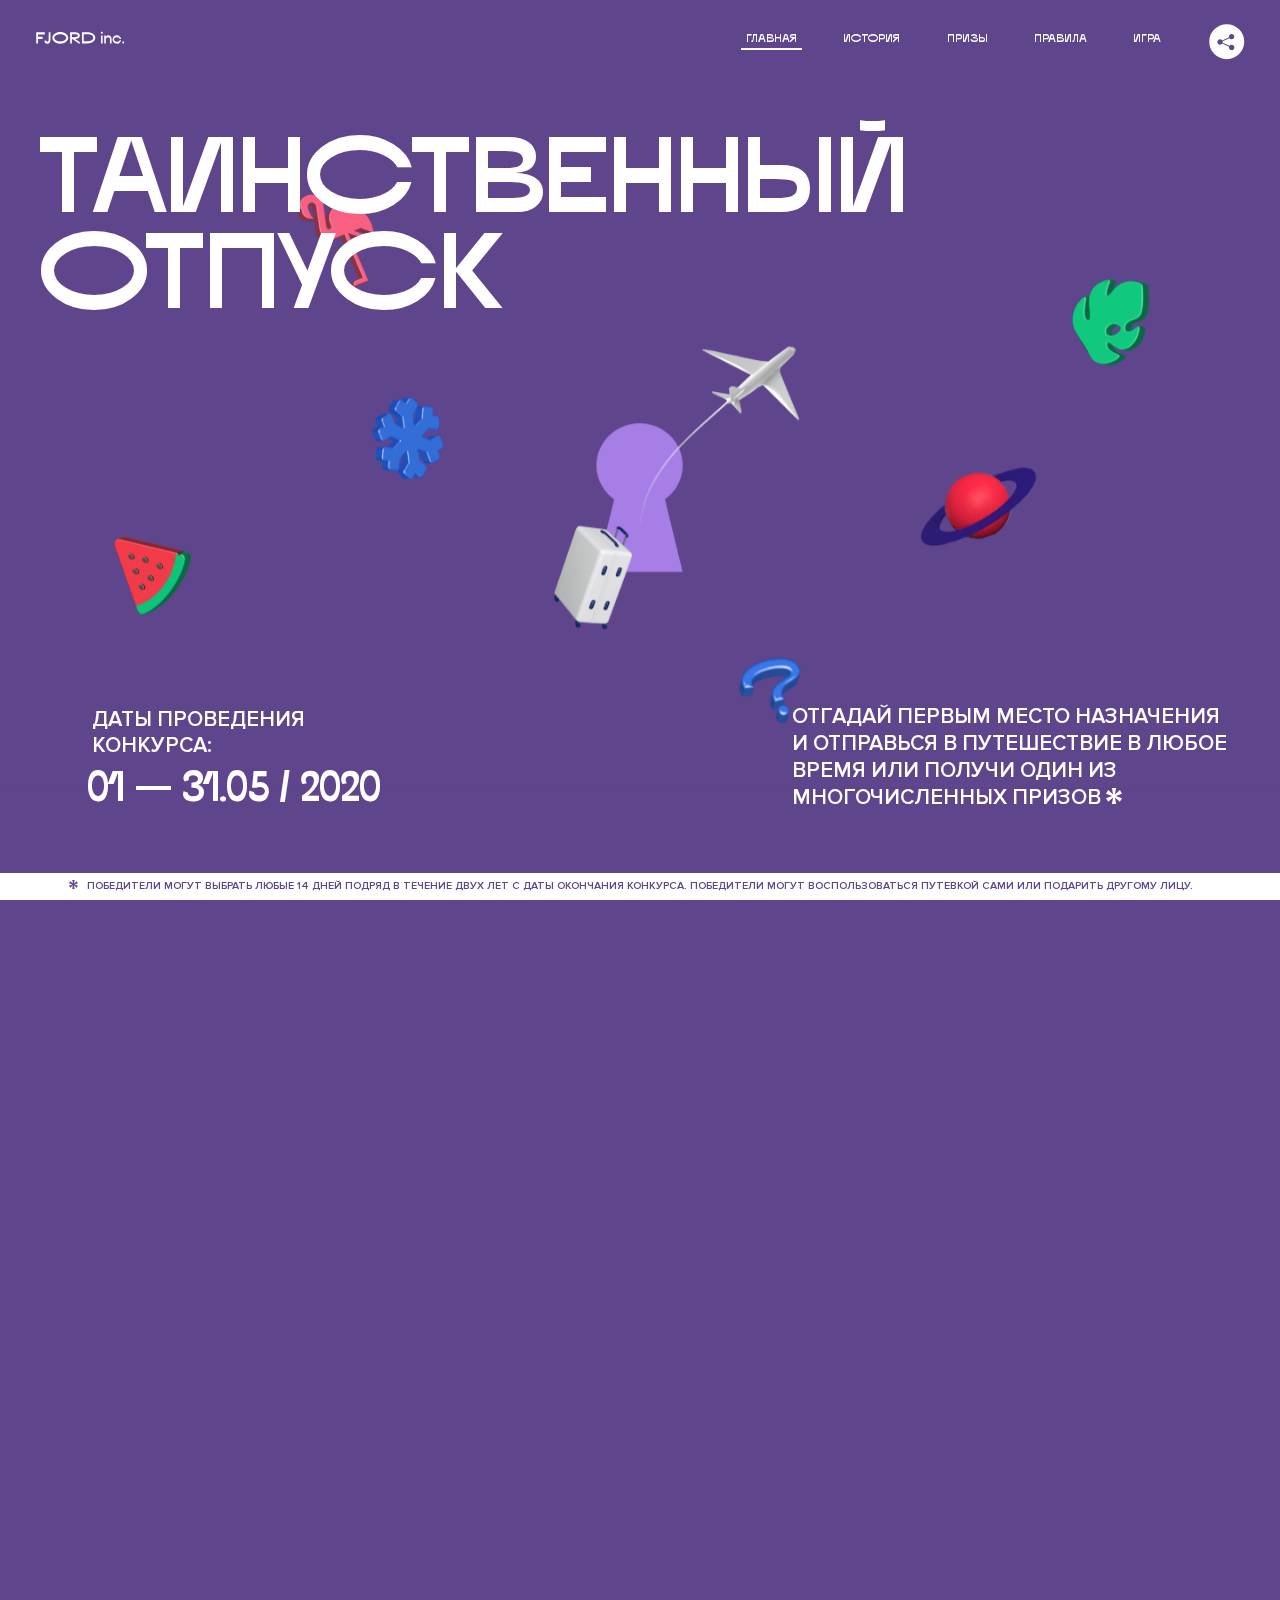
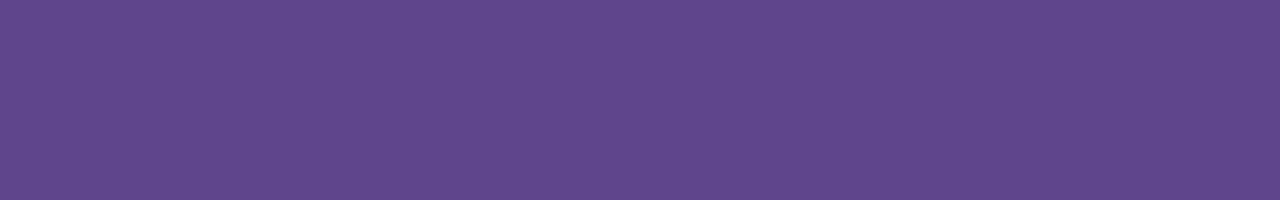
<file: 4/index.html>
<!DOCTYPE html>
<html lang="ru">
<head>
  <meta charset="UTF-8">
  <meta name="description" content="">
  <meta name="viewport" content="width=device-width, initial-scale=1.0">
  <meta http-equiv="X-UA-Compatible" content="ie=edge">
  <title>Mysterious Vacation</title>
<link href="css/style.min.css" rel="stylesheet">  <base href="https://htmlacademy-animation.github.io/1449935-magic-vacation-1/4/">
</head>
<body>

  <header class="page-header js-header">
    <div class="page-header__wrapper">
      <a href="#" class="page-header__logo" aria-label="Перейти на страницу FJORD.Inc">
        <svg width="100" height="15" viewBox="0 0 100 15" fill="none" xmlns="http://www.w3.org/2000/svg">
          <path d="M0.26 1.4V14H2.276V8.906H7.334V6.44H2.276V3.848H9.872V1.4H0.26ZM12.733 14.36C15.127 14.36 16.243 12.65 16.243 9.5V1.4H14.263V8.96C14.263 11.21 13.723 11.876 12.733 11.876C11.833 11.876 11.473 11.3 11.347 10.58L9.36702 10.94C9.63702 13.046 10.663 14.36 12.733 14.36ZM18.3918 7.7C18.3918 11.372 22.3878 14.36 27.3198 14.36C32.2518 14.36 36.2478 11.372 36.2478 7.7C36.2478 4.028 32.2518 1.04 27.3198 1.04C22.3878 1.04 18.3918 4.028 18.3918 7.7ZM20.6058 7.7C20.6058 5.378 23.6118 3.524 27.3198 3.524C30.9918 3.524 33.9798 5.378 33.9798 7.7C33.9798 10.004 30.9918 11.858 27.3198 11.858C23.6118 11.858 20.6058 10.004 20.6058 7.7ZM40.403 14V8.906H40.799L49.079 14.702V12.38L44.039 8.906H44.201C47.999 8.906 49.277 7.304 49.277 5.162C49.277 3.092 47.999 1.4 44.201 1.4H38.387V14H40.403ZM43.535 3.722C45.785 3.722 47.045 4.136 47.045 5.432C47.045 6.764 45.785 7.034 43.535 7.034H40.403V3.722H43.535ZM51.6936 1.382V14H57.8676C62.7456 14 66.7236 11.534 66.7236 7.7C66.7236 3.848 62.7456 1.382 57.8676 1.382H51.6936ZM53.7096 11.624V3.722H57.5436C61.5396 3.722 64.4916 5.018 64.4916 7.7C64.4916 10.238 61.5396 11.624 57.5436 11.624H53.7096ZM73.1832 14.018H74.9832V5H73.1832V14.018ZM72.9132 1.976C72.9132 2.57 73.3992 3.092 74.0832 3.092C74.7492 3.092 75.2352 2.57 75.2352 1.976C75.2352 1.382 74.7672 0.805999 74.0832 0.805999C73.3812 0.805999 72.9132 1.382 72.9132 1.976ZM76.7867 14H78.5687V9.104C78.7487 8.006 79.5947 6.962 81.0887 6.962C82.1147 6.962 83.2667 7.448 83.2667 9.554V14H85.0487V9.014C85.0487 6.152 83.2307 4.73 81.3587 4.73C79.9187 4.73 79.0727 5.558 78.5687 6.854V5H76.7867V14ZM90.9898 14.27C93.5098 14.27 95.3818 12.506 95.7238 10.328H94.0498C93.7258 11.3 92.6998 12.02 90.9898 12.02C88.8478 12.02 87.7678 10.922 87.7678 9.59C87.7678 8.24 88.8478 6.962 90.9898 6.962C92.7538 6.962 93.7978 7.844 94.0858 8.924H95.7418C95.4358 6.71 93.6178 4.73 90.9898 4.73C88.0918 4.73 86.1298 7.124 86.1298 9.59C86.1298 12.074 88.1278 14.27 90.9898 14.27ZM97.0693 12.938C97.0693 13.658 97.5553 14.144 98.2753 14.144C98.9953 14.144 99.4813 13.658 99.4813 12.938C99.4813 12.2 98.9953 11.714 98.2753 11.714C97.5553 11.714 97.0693 12.2 97.0693 12.938Z" fill="currentColor"></path>
        </svg>
      </a>
      <button class="page-header__toggler js-menu-toggler" type="button" aria-label="Управление мобильным меню"><span>Меню</span></button>
      <nav class="page-header__nav">
        <div class="page-header__menu js-menu" id="menu">
          <ul>
            <li>
              <a class="js-menu-link active" href="#top" data-href="top">главная</a>
            </li>
            <li>
              <a class="js-menu-link" href="#story" data-href="story">история</a>
            </li>
            <li>
              <a class="js-menu-link" href="#prizes" data-href="prizes">призы</a>
            </li>
            <li>
              <a class="js-menu-link" href="#rules" data-href="rules">правила</a>
            </li>
            <li>
              <a class="js-menu-link" href="#game" data-href="game">игра</a>
            </li>
          </ul>
        </div>
        <div class="page-header__social">
          <div class="social-block js-social-block">
            <button class="social-block__toggler" aria-label="Управлять блоком с социальными кнопками">
              <svg width="26" height="22" viewBox="0 0 27 22" fill="none" xmlns="http://www.w3.org/2000/svg">
                <path d="M19.6721 7.43664C21.6273 7.43664 23.213 5.85095 23.213 3.89566C23.213 1.94037 21.6273 0.354675 19.6721 0.354675C17.7168 0.354675 16.1311 1.94037 16.1311 3.89566C16.1311 4.19968 16.1728 4.49178 16.2458 4.77345L7.21751 8.95527C6.57519 8.05214 5.52303 7.46049 4.33078 7.46049C2.37549 7.46049 0.789795 9.04618 0.789795 11.0015C0.789795 12.9568 2.37549 14.5425 4.33078 14.5425C5.52303 14.5425 6.57668 13.9508 7.21751 13.0477L16.2458 17.2295C16.1743 17.5112 16.1311 17.8033 16.1311 18.1073C16.1311 20.0626 17.7168 21.6483 19.6721 21.6483C21.6273 21.6483 23.213 20.0626 23.213 18.1073C23.213 16.152 21.6273 14.5663 19.6721 14.5663C18.4798 14.5663 17.4262 15.158 16.7853 16.0611L7.75701 11.8793C7.82854 11.5976 7.87176 11.3055 7.87176 11.0015C7.87176 10.6974 7.83003 10.4053 7.75701 10.1237L16.7853 5.94186C17.4262 6.84499 18.4783 7.43664 19.6721 7.43664Z" fill="currentColor"></path>
              </svg>
            </button>
            <ul class="social-block__list">
              <li>
                <a class="social-block__link social-block__link--fb" href="#" aria-label="Мы на Facebook">
                  <svg width="8" height="17" viewBox="0 0 8 17" fill="none" xmlns="http://www.w3.org/2000/svg">
                    <path d="M4.24646 16.9899H1.09275L1.05793 8.49828H0V5.30707H1.05793V3.81124C1.05793 1.42084 2.57654 0 5.21735 0H7.41758V3.18585H5.30841C4.28262 3.18585 4.2478 3.48582 4.2478 4.24914V5.30707H7.42964L7.16716 8.49828H4.2478V16.9899H4.24646Z" fill="currentColor"></path>
                  </svg>
                </a>
              </li>
              <li>
                <a class="social-block__link social-block__link--insta" href="#" aria-label="Мы в Instagram">
                  <svg width="15" height="15" viewBox="0 0 15 15" fill="none" xmlns="http://www.w3.org/2000/svg">
                    <path d="M11.0197 0H4.19806C2.14246 0 0.471191 1.66993 0.471191 3.72285V10.5499C0.471191 12.6082 2.14112 14.2727 4.19806 14.2727H11.0197C13.0753 14.2727 14.7466 12.6082 14.7466 10.5499V3.72285C14.7466 1.67127 13.0753 0 11.0197 0ZM11.0197 12.4849H4.19806C3.13076 12.4849 2.26432 11.6158 2.26432 10.5512V3.72419C2.26432 2.65956 3.13076 1.79715 4.19806 1.79715H11.0197C12.087 1.79715 12.9535 2.6609 12.9535 3.72419V10.5512C12.9535 11.6145 12.087 12.4849 11.0197 12.4849Z" fill="currentColor"></path>
                    <path d="M7.60887 3.11084C5.38989 3.11084 3.58203 4.9187 3.58203 7.14036C3.58203 9.35532 5.38989 11.1645 7.60887 11.1645C9.83053 11.1645 11.6357 9.35666 11.6357 7.14036C11.6357 4.9187 9.83053 3.11084 7.60887 3.11084ZM7.60887 9.36871C6.37551 9.36871 5.37784 8.37372 5.37784 7.14036C5.37784 5.90699 6.37551 4.90665 7.60887 4.90665C8.83822 4.90665 9.84259 5.90833 9.84259 7.14036C9.84392 8.37238 8.83822 9.36871 7.60887 9.36871Z" fill="currentColor"></path>
                    <path d="M11.3573 2.35962C10.8256 2.35962 10.3931 2.79752 10.3931 3.32381C10.3931 3.85546 10.8256 4.29336 11.3573 4.29336C11.8862 4.29336 12.3215 3.85546 12.3215 3.32381C12.3215 2.79752 11.8862 2.35962 11.3573 2.35962Z" fill="currentColor"></path>
                  </svg>
                </a>
              </li>
              <li>
                <a class="social-block__link social-block__link--vk" href="#" aria-label="Мы ВКонтакте">
                  <svg width="17" height="10" viewBox="0 0 17 10" fill="none" xmlns="http://www.w3.org/2000/svg">
                    <path d="M14.1234 4.9002C14.1234 4.9002 16.3623 1.72708 16.5866 0.680242C16.6595 0.312285 16.4947 0.103188 16.1069 0.103188C16.1069 0.103188 14.8193 0.103188 14.168 0.103188C13.7235 0.103188 13.5587 0.293278 13.4235 0.579768C13.4235 0.579768 12.3724 2.82553 11.0969 4.24712C10.6861 4.70333 10.4781 4.84318 10.2511 4.84318C10.0646 4.84318 9.98625 4.6911 9.98625 4.27834V0.649016C9.98625 0.147997 9.92545 0.00135496 9.5066 0.00135496H6.39628C6.15578 0.00135496 6.0085 0.134417 6.0085 0.324506C6.0085 0.801084 6.73406 0.908351 6.73406 2.20231V4.87305C6.73406 5.40529 6.70569 5.61575 6.45303 5.61575C5.78016 5.61575 4.19528 3.30618 3.30623 0.678887C3.12923 0.145282 2.93737 0 2.43475 0H0.486409C0.205373 0 0 0.190085 0 0.476576C0 0.991172 0.60666 3.40801 2.99277 6.64358C4.59927 8.8201 6.70569 10 8.60269 10C9.76196 10 10.0416 9.80312 10.0416 9.31432V7.63883C10.0416 7.22607 10.2065 7.04956 10.4429 7.04956C10.7078 7.04956 11.1847 7.13238 12.2805 8.22268C13.5843 9.47862 13.6762 10 14.3896 10H16.5676C16.7919 10 17 9.89273 17 9.52342C17 9.02919 16.3623 8.15343 15.384 7.10659C14.9801 6.56755 14.3302 5.98914 14.1248 5.72301C13.8275 5.40801 13.9154 5.23014 14.1234 4.9002Z" fill="currentColor"></path>
                  </svg>
                </a>
              </li>
            </ul>
          </div>
        </div>
      </nav>
    </div>
  </header>

  <main class="page-content">

    <section class="animation-screen"></section>

    <section class="screen screen--hidden screen--intro" id="top">
      <div class="screen__wrapper">
        <div class="intro">
          <h1 class="intro__title">Таинственный отпуск</h1>
          <div class="intro__content">
            <div class="intro__info">
              <p class="intro__label">Даты проведения конкурса:</p>
              <p class="intro__date">01 — 31.05 / 2020</p>
            </div>
            <div class="intro__message">
              <p>
                Отгадай первым место назначения и&nbsp;отправься в&nbsp;путешествие в&nbsp;любое время или получи один из многочисленных призов
                <svg width="16" height="16" viewBox="0 0 10 10" fill="none" xmlns="http://www.w3.org/2000/svg">
                  <path d="M0 6.35337L3.90271 4.99012L0 3.64663L1.34615 1.32374L4.44287 4.01073L3.67364 0H6.34615L5.57692 4.01073L8.65385 1.32374L10 3.64663L6.13405 4.99012L10 6.35337L8.65385 8.65651L5.57692 5.98927L6.34615 10H3.67364L4.44287 5.96952L1.34615 8.65651L0 6.35337Z" fill="currentColor"></path>
                </svg>
              </p>
            </div>
          </div>
        </div>
      </div>
      <div class="screen__footer js-footer">
        <button class="screen__footer-enlarge js-footer-toggler" type="button" aria-label="Показать сообщение">
          <svg width="10" height="10" viewBox="0 0 10 10" fill="none" xmlns="http://www.w3.org/2000/svg">
            <path d="M0 6.35337L3.90271 4.99012L0 3.64663L1.34615 1.32374L4.44287 4.01073L3.67364 0H6.34615L5.57692 4.01073L8.65385 1.32374L10 3.64663L6.13405 4.99012L10 6.35337L8.65385 8.65651L5.57692 5.98927L6.34615 10H3.67364L4.44287 5.96952L1.34615 8.65651L0 6.35337Z" fill="currentColor"></path>
          </svg>
        </button>
        <button class="screen__footer-collapse js-footer-toggler" type="button" aria-label="Скрыть сообщение">
          <svg width="13" height="13" viewBox="0 0 13 13" fill="none" xmlns="http://www.w3.org/2000/svg">
            <line x1="12.3536" y1="0.353553" x2="0.738349" y2="11.9688" stroke="currentColor"></line>
            <line x1="0.738319" y1="0.539925" x2="12.3535" y2="12.1551" stroke="currentColor"></line>
          </svg>
        </button>
        <div class="screen__footer-wrapper">
          <div class="screen__footer-announce">
            <p class="screen__footer-label">Даты проведения конкурса:</p>
            <p class="screen__footer-date">01 — 31.05 / 2020</p>
          </div>
          <div class="screen__footer-note">
            <p>
              <svg width="10" height="10" viewBox="0 0 10 10" fill="none" xmlns="http://www.w3.org/2000/svg">
                <path d="M0 6.35337L3.90271 4.99012L0 3.64663L1.34615 1.32374L4.44287 4.01073L3.67364 0H6.34615L5.57692 4.01073L8.65385 1.32374L10 3.64663L6.13405 4.99012L10 6.35337L8.65385 8.65651L5.57692 5.98927L6.34615 10H3.67364L4.44287 5.96952L1.34615 8.65651L0 6.35337Z" fill="currentColor"></path>
              </svg>
              <span>Победители могут выбрать любые 14 дней подряд в&nbsp;течение двух лет с&nbsp;даты окончания конкурса. Победители могут воспользоваться путевкой сами или подарить другому лицу.</span>
            </p>
          </div>
        </div>
      </div>
    </section>

    <section class="screen screen--hidden screen--story" id="story">

      <div class="slider swiper-container js-slider">

        <div class="swiper-wrapper">

          <div class="slider__item swiper-slide">
            <h2 class="slider__item-title">История</h2>
            <p class="slider__item-text">Джеймс Таргет был основателем компании &laquo;Fjord Inc.&raquo;. С&nbsp;1965 года &laquo;Fjord Inc.&raquo; прославилась надёжными и&nbsp;удобными чемоданами и&nbsp;аксессуарами для туристов.</p>
          </div>

          <div class="slider__item swiper-slide">
            <p class="slider__item-text">Когда Джеймсу было 7&nbsp;лет, в&nbsp;их&nbsp;доме гостил дядюшка и&nbsp;развлекал детей рассказами о&nbsp;своей поездке в&nbsp;место, показавшееся малышу Таргету невероятным. Тогда Джеймс решил, что однажды посетит его, но&nbsp;не&nbsp;будет рассказывать о&nbsp;мечте, пока не&nbsp;осуществит.</p>
          </div>

          <div class="slider__item swiper-slide">
            <p class="slider__item-text">Джеймс Таргет стал увлеченным путешественником. Он&nbsp;посетил 5&nbsp;континентов, 126&nbsp;стран.</p>
          </div>

          <div class="slider__item swiper-slide">
            <p class="slider__item-text">Он&nbsp;сплавлялся по&nbsp;Амазонке и&nbsp;погружался в&nbsp;пещеры Франции, медитировал в&nbsp;горах Тибета и&nbsp;пожимал руку вождя племени Акугауа.</p>
          </div>

          <div class="slider__item swiper-slide">
            <p class="slider__item-text">Из&nbsp;своих поездок Джеймс Таргет привозил идеи, как сделать свои чемоданы &laquo;Fjord Inc.&raquo; удобными и&nbsp;приспособленными к&nbsp;разным дорожным условиям.</p>
          </div>

          <div class="slider__item swiper-slide">
            <p class="slider__item-text">Всё это время Джеймс не&nbsp;оставлял идею поездки своей мечты. Однако, как только он&nbsp;брался за&nbsp;планирование, возникали препятствия, не&nbsp;позволяющие отправиться туда.</p>
          </div>

          <div class="slider__item swiper-slide">
            <p class="slider__item-text">В&nbsp;возрасте 67&nbsp;лет Джеймс Таргет попал под лавину и&nbsp;погиб. В&nbsp;своём завещании он&nbsp;поручил отправить в&nbsp;заветное путешествие трёх смельчаков, единых с&nbsp;ним духом.</p>
          </div>

          <div class="slider__item swiper-slide">
            <p class="slider__item-text">Тех, кто сможет узнать таинственное место, задавая вопросы специально обученному ИИ&nbsp;&laquo;Соне&raquo;, ждет фантастическое путешествие.</p>
          </div>
        </div>
        <div class="slider__controls">
          <button class="slider__control slider__control--prev js-control-prev" type="button" aria-label="Показать предыдущую историю">
            <svg width="12" height="22" viewBox="0 0 12 22" fill="none" xmlns="http://www.w3.org/2000/svg">
              <path d="M11 1L1 11L11 21" stroke="currentColor" stroke-width="2" stroke-linejoin="round"></path>
            </svg>
          </button>
          <button class="slider__control slider__control--next js-control-next" type="button" aria-label="Показать следующую историю">
            <svg width="12" height="22" viewBox="0 0 12 22" fill="none" xmlns="http://www.w3.org/2000/svg">
              <path d="M1 1L11 11L1 21" stroke="currentColor" stroke-width="2" stroke-linejoin="round"></path>
            </svg>
          </button>
        </div>
        <div class="slider__pagination swiper-pagination"></div>
      </div>
    </section>

    <div class="sliding-overlay"></div>

    <section class="screen screen--hidden screen--prizes" id="prizes">
      <div class="screen__wrapper">
        <div class="prizes">
          <h2 class="prizes__title">ПРизы</h2>
          <div class="prizes__lead">
            <p>Найди ответ и&nbsp;получи один из&nbsp;призов:</p>
          </div>
          <ul class="prizes__list">
            <li class="prizes__item prizes__item--journeys">
              <div class="prizes__icon">
                <picture>
                  <source srcset="img/prize1-mob.svg" media="(orientation: portrait)">
                  <img src="img/prize1.svg" alt="">
                </picture>
              </div>
              <p class="prizes__desc">
                <b>3</b>
                <span>загадочных путешествия</span>
              </p>
            </li>
            <li class="prizes__item prizes__item--cases">
              <div class="prizes__icon">
                <picture>
                  <source srcset="img/prize2-mob.svg" media="(orientation: portrait)">
                  <img src="img/prize2.svg" alt="">
                </picture>
              </div>
              <p class="prizes__desc">
                <b>7</b>
                <span>надежных чемоданов</span>
              </p>
            </li>
            <li class="prizes__item prizes__item--codes">
              <div class="prizes__icon">
                <picture>
                  <source srcset="img/prize3-mob.svg" media="(orientation: portrait)">
                  <img src="img/prize3.svg" alt="">
                </picture>
              </div>
              <p class="prizes__desc">
                <b>900</b>
                <span>
                  промокодов на&nbsp;скидку 15%
                  <svg width="10" height="10" viewBox="0 0 10 10" fill="none" xmlns="http://www.w3.org/2000/svg">
                    <path d="M0 6.35337L3.90271 4.99012L0 3.64663L1.34615 1.32374L4.44287 4.01073L3.67364 0H6.34615L5.57692 4.01073L8.65385 1.32374L10 3.64663L6.13405 4.99012L10 6.35337L8.65385 8.65651L5.57692 5.98927L6.34615 10H3.67364L4.44287 5.96952L1.34615 8.65651L0 6.35337Z" fill="currentColor"></path>
                  </svg>
                </span>
              </p>
            </li>
          </ul>
        </div>
      </div>
      <div class="screen__footer js-footer">
        <button class="screen__footer-enlarge js-footer-toggler" type="button" aria-label="Показать сообщение">
          <svg width="10" height="10" viewBox="0 0 10 10" fill="none" xmlns="http://www.w3.org/2000/svg">
            <path d="M0 6.35337L3.90271 4.99012L0 3.64663L1.34615 1.32374L4.44287 4.01073L3.67364 0H6.34615L5.57692 4.01073L8.65385 1.32374L10 3.64663L6.13405 4.99012L10 6.35337L8.65385 8.65651L5.57692 5.98927L6.34615 10H3.67364L4.44287 5.96952L1.34615 8.65651L0 6.35337Z" fill="currentColor"></path>
          </svg>
        </button>
        <button class="screen__footer-collapse js-footer-toggler" type="button" aria-label="Скрыть сообщение">
          <svg width="13" height="13" viewBox="0 0 13 13" fill="none" xmlns="http://www.w3.org/2000/svg">
            <line x1="12.3536" y1="0.353553" x2="0.738349" y2="11.9688" stroke="currentColor"></line>
            <line x1="0.738319" y1="0.539925" x2="12.3535" y2="12.1551" stroke="currentColor"></line>
          </svg>
        </button>
        <div class="screen__footer-wrapper">
          <div class="screen__footer-announce">
            <p class="screen__footer-label">Даты проведения конкурса:</p>
            <p class="screen__footer-date">01 — 31.05 / 2020</p>
          </div>
          <div class="screen__footer-note">
            <p>
              <svg width="10" height="10" viewBox="0 0 10 10" fill="none" xmlns="http://www.w3.org/2000/svg">
                <path d="M0 6.35337L3.90271 4.99012L0 3.64663L1.34615 1.32374L4.44287 4.01073L3.67364 0H6.34615L5.57692 4.01073L8.65385 1.32374L10 3.64663L6.13405 4.99012L10 6.35337L8.65385 8.65651L5.57692 5.98927L6.34615 10H3.67364L4.44287 5.96952L1.34615 8.65651L0 6.35337Z" fill="currentColor"></path>
              </svg>
              <span>Скидка&nbsp;15% на&nbsp;единоразовое приобретение путёвки с&nbsp;1&nbsp;июня 2020 по&nbsp;31&nbsp;мая 2022&nbsp;года. Суммируется с&nbsp;другими акциями</span>
            </p>
          </div>
        </div>
      </div>
    </section>

    <section class="screen screen--hidden screen--rules" id="rules">
      <div class="screen__wrapper">
        <div class="rules">
          <h2 class="rules__title">Правила</h2>
          <div class="rules__lead">
            <p>Для того чтобы получить наследство Джеймса Таргета, тебе нужно выведать у&nbsp;&laquo;Сони&raquo;, куда предстоит отправиться тебе в&nbsp;случае победы</p>
          </div>
          <ol class="rules__list">
            <li class="rules__item">
              <p>Тебе отводится <br>5&nbsp;минут</p>
            </li>
            <li class="rules__item">
              <p>Задавай любые вопросы в&nbsp;текстовом поле</p>
            </li>
            <li class="rules__item">
              <p>Нажимай кнопку &laquo;Узнать&raquo;, чтобы получить ответ</p>
            </li>
            <li class="rules__item">
              <p>&laquo;Соня&raquo; может отвечать только&nbsp;Да или Нет</p>
            </li>
          </ol>
          <a href="#game" class="rules__link btn">Погнали!</a>
        </div>
      </div>
      <div class="screen__disclaimer">
        <div class="disclaimer">
          <ul>
            <li>
              <a href="#">Правовая информация</a>
            </li>
            <li>
              <a href="#">Подробные правила</a>
            </li>
          </ul>
        </div>
      </div>
    </section>

    <section class="screen screen--hidden screen--game" id="game">
      <div class="screen__wrapper">
        <div class="game">
          <div class="game__header">
            <h2 class="game__title">Игра</h2>
            <div class="game__counter">
              <span>05</span>:<span>00</span>
            </div>
          </div>
          <div class="game__body">
            <div class="chat">
              <div class="chat__body js-chat">
                <ul class="chat__list" id="messages"></ul>
              </div>
              <div class="chat__footer">
                <form action="#" method="post" class="form" id="message-form">
                  <label for="message-field" class="visually-hidden">Поле для ввода вопроса</label>
                  <input type="text" class="form__field" id="message-field">
                  <button class="form__button btn">
                    Узнать
                    <svg width="18" height="19" viewBox="0 0 18 19" fill="none" xmlns="http://www.w3.org/2000/svg">
                      <path stroke="currentColor" stroke-width="2" d="M9 19V1"></path>
                      <path d="M1 9l8-8 8 8" stroke="currentColor" stroke-width="2" stroke-linejoin="round"></path>
                    </svg>
                  </button>
                </form>
              </div>
            </div>
          </div>
          <!-- временные кнопки для показа результата -->
          <div class="game__buttons">
            <button class="game__button btn js-show-result" type="button" data-target="result">Положительный результат</button>
            <button class="game__button btn js-show-result" type="button" data-target="result2">Положительный результат - 2</button>
            <button class="game__button btn js-show-result" type="button" data-target="result3">Отрицательный результат</button>
          </div>
        </div>
      </div>
    </section>

    <section class="screen screen--hidden screen--result" id="result">
      <div class="screen__wrapper">
        <div class="result result--trip">
          <div class="result__image">
            <picture>
              <source srcset="img/result1-mob.png 1x, img/result1-mob@2x.png 2x" media="(max-width: 768px) and (orientation: portrait)">
              <img src="img/result1.png" srcset="img/result1@2x.png 2x" alt="">
            </picture>
          </div>
          <h2 class="result__title">
            <span class="visually-hidden">ПОбеда!</span>
            <svg xmlns="http://www.w3.org/2000/svg" viewBox="0 0 568.85 109.24">
              <path d="M16,24.44V92H2.6V8H75V92H61.52V24.44H16Z" transform="translate(-2.1 -1.5)" fill="none" stroke="currentColor"></path>
              <path d="M148.76,5.6c32.88,0,59.52,19.92,59.52,44.4s-26.64,44.4-59.52,44.4S89.24,74.48,89.24,50,115.88,5.6,148.76,5.6Zm0,72.12c24.48,0,44.4-12.36,44.4-27.72s-19.92-27.84-44.4-27.84C124,22.16,104,34.52,104,50S124,77.72,148.76,77.72Z" transform="translate(-2.1 -1.5)" fill="none" stroke="currentColor"></path>
              <path d="M287.36,8V24.44H236v14.4h25.32c25.44,0,34,11.16,34,26.52,0,15.6-8.52,26.64-34,26.64H222.56V8h64.8ZM256.88,76.52c15.12,0,23.52-2,23.52-11.52S272,54.44,256.88,54.44H236V76.52h20.88Z" transform="translate(-2.1 -1.5)" fill="none" stroke="currentColor"></path>
              <path d="M371.47,8V24.44H320.84V41.6h33.6V58h-33.6V75.56h50.64V92H307.4V8h64.08Z" transform="translate(-2.1 -1.5)" fill="none" stroke="currentColor"></path>
              <path d="M382.39,110.24V75.56h7.44c4.56-4.68,7.8-18.36,8.76-56L399,8h48.6V75.56h10v34.68H442.87V92H397v18.24H382.39Zm51.72-34.68V24.44H411.55v3.12c-0.48,22.44-3.24,37.68-7.2,48h29.76Z" transform="translate(-2.1 -1.5)" fill="none" stroke="currentColor"></path>
              <path d="M463.75,92l28-84h27.12l28.08,84H533.47l-7.8-23.52h-37.8L480.07,92H463.75Zm56.64-40L507,11.84,493.51,52h26.88Z" transform="translate(-2.1 -1.5)" fill="none" stroke="currentColor"></path>
              <path d="M554.12,70.4L555.55,2H569l1.44,68.4H554.12Zm8.28,6.36c4.8,0,8,3.24,8,8.16a8,8,0,1,1-16.08,0C554.35,80,557.59,76.76,562.39,76.76Z" transform="translate(-2.1 -1.5)" fill="none" stroke="currentColor"></path>
            </svg>
          </h2>
          <div class="result__text">
            <p>ты&nbsp;отправляешься в&nbsp;Арктику!</p>
          </div>
          <div class="result__form">
            <form action="#" method="post" class="form form--result">
              <label for="email-field" class="form__label">зарегистрируй результат</label>
              <input type="email" class="form__field" id="email-field" placeholder="e-mail для регистации результата и получения приза" required="">
              <button class="form__button btn">
                отправить
                <svg width="18" height="19" viewBox="0 0 18 19" fill="none" xmlns="http://www.w3.org/2000/svg">
                  <path stroke="currentColor" stroke-width="2" d="M9 19V1"></path>
                  <path d="M1 9l8-8 8 8" stroke="currentColor" stroke-width="2" stroke-linejoin="round"></path>
                </svg>
              </button>
            </form>
          </div>
        </div>
      </div>
    </section>

    <section class="screen screen--hidden screen--result" id="result2">
      <div class="screen__wrapper">
        <div class="result result--prize">
          <div class="result__image">
            <picture>
              <source srcset="img/result2-mob.png 1x, img/result2-mob@2x.png 2x" media="(max-width: 768px) and (orientation: portrait)">
              <img src="img/result2.png" srcset="img/result2@2x.png 2x" alt="">
            </picture>
          </div>
          <h2 class="result__title">
            <span class="visually-hidden">ПОбеда!</span>
            <svg xmlns="http://www.w3.org/2000/svg" viewBox="0 0 568.85 109.24">
              <path d="M16,24.44V92H2.6V8H75V92H61.52V24.44H16Z" transform="translate(-2.1 -1.5)" fill="none" stroke="currentColor"></path>
              <path d="M148.76,5.6c32.88,0,59.52,19.92,59.52,44.4s-26.64,44.4-59.52,44.4S89.24,74.48,89.24,50,115.88,5.6,148.76,5.6Zm0,72.12c24.48,0,44.4-12.36,44.4-27.72s-19.92-27.84-44.4-27.84C124,22.16,104,34.52,104,50S124,77.72,148.76,77.72Z" transform="translate(-2.1 -1.5)" fill="none" stroke="currentColor"></path>
              <path d="M287.36,8V24.44H236v14.4h25.32c25.44,0,34,11.16,34,26.52,0,15.6-8.52,26.64-34,26.64H222.56V8h64.8ZM256.88,76.52c15.12,0,23.52-2,23.52-11.52S272,54.44,256.88,54.44H236V76.52h20.88Z" transform="translate(-2.1 -1.5)" fill="none" stroke="currentColor"></path>
              <path d="M371.47,8V24.44H320.84V41.6h33.6V58h-33.6V75.56h50.64V92H307.4V8h64.08Z" transform="translate(-2.1 -1.5)" fill="none" stroke="currentColor"></path>
              <path d="M382.39,110.24V75.56h7.44c4.56-4.68,7.8-18.36,8.76-56L399,8h48.6V75.56h10v34.68H442.87V92H397v18.24H382.39Zm51.72-34.68V24.44H411.55v3.12c-0.48,22.44-3.24,37.68-7.2,48h29.76Z" transform="translate(-2.1 -1.5)" fill="none" stroke="currentColor"></path>
              <path d="M463.75,92l28-84h27.12l28.08,84H533.47l-7.8-23.52h-37.8L480.07,92H463.75Zm56.64-40L507,11.84,493.51,52h26.88Z" transform="translate(-2.1 -1.5)" fill="none" stroke="currentColor"></path>
              <path d="M554.12,70.4L555.55,2H569l1.44,68.4H554.12Zm8.28,6.36c4.8,0,8,3.24,8,8.16a8,8,0,1,1-16.08,0C554.35,80,557.59,76.76,562.39,76.76Z" transform="translate(-2.1 -1.5)" fill="none" stroke="currentColor"></path>
            </svg>
          </h2>
          <div class="result__text">
            <p>чемодан &laquo;Fjord&nbsp;Inc.&raquo;&nbsp;твой</p>
          </div>
          <div class="result__form">
            <form action="#" method="post" class="form form--result">
              <label for="email-field2" class="form__label">зарегистрируй результат</label>
              <input type="email" class="form__field" id="email-field2" placeholder="e-mail для регистации результата и получения приза" required="">
              <button class="form__button btn">
                отправить
                <svg width="18" height="19" viewBox="0 0 18 19" fill="none" xmlns="http://www.w3.org/2000/svg">
                  <path stroke="currentColor" stroke-width="2" d="M9 19V1"></path>
                  <path d="M1 9l8-8 8 8" stroke="currentColor" stroke-width="2" stroke-linejoin="round"></path>
                </svg>
              </button>
            </form>
          </div>
        </div>
      </div>
    </section>

    <section class="screen screen--hidden screen--result" id="result3">
      <div class="screen__wrapper">
        <div class="result result--negative">
          <div class="result__image">
            <picture>
              <source srcset="img/result3-mob.png 1x, img/result3-mob@2x.png 2x" media="(max-width: 768px) and (orientation: portrait)">
              <img src="img/result3.png" srcset="img/result3@2x.png 2x" alt="">
            </picture>
          </div>
          <h2 class="result__title">
            <span class="visually-hidden">Не угадал!</span>
            <svg xmlns="http://www.w3.org/2000/svg" viewBox="0 0 660.77 109.24">
              <path d="M2.66,92V8H16.1V42.2H53.3V8H66.74V92H53.3V58.64H16.1V92H2.66Z" transform="translate(-2.16 -1.5)" fill="none" stroke="currentColor"></path>
              <path d="M147.62,8V24.44H97V41.6h33.6V58H97V75.56h50.64V92H83.54V8h64.08Z" transform="translate(-2.16 -1.5)" fill="none" stroke="currentColor"></path>
              <path d="M199.22,8l20.52,42.36L235.34,8h16.44l-31,84H204.38l9.48-25.92L185.78,8h13.44Z" transform="translate(-2.16 -1.5)" fill="none" stroke="currentColor"></path>
              <path d="M273.74,24.44V92H260.3V8h50.16V24.44H273.74Z" transform="translate(-2.16 -1.5)" fill="none" stroke="currentColor"></path>
              <path d="M307.1,92l28-84h27.12l28.08,84H376.82L369,68.48h-37.8L323.42,92H307.1Zm56.64-40L350.3,11.84,336.86,52h26.88Z" transform="translate(-2.16 -1.5)" fill="none" stroke="currentColor"></path>
              <path d="M396.38,110.24V75.56h7.44c4.56-4.68,7.8-18.36,8.76-56L412.94,8h48.6V75.56h10v34.68H456.86V92H411v18.24H396.38ZM448.1,75.56V24.44H425.54v3.12c-0.48,22.44-3.24,37.68-7.2,48H448.1Z" transform="translate(-2.16 -1.5)" fill="none" stroke="currentColor"></path>
              <path d="M477.74,92l28-84h27.12L560.9,92H547.46l-7.8-23.52h-37.8L494.06,92H477.74Zm56.64-40-13.44-40.2L507.5,52h26.88Z" transform="translate(-2.16 -1.5)" fill="none" stroke="currentColor"></path>
              <path d="M568.7,76.88a13.77,13.77,0,0,0,5,1c6.6,0,10.44-6.24,12-58.32L586.22,8h46.2V92H619V24.44H598.82l-0.12,3.12C597.14,81,589,94.4,573.74,94.4a28.55,28.55,0,0,1-6.72-.84Z" transform="translate(-2.16 -1.5)" fill="none" stroke="currentColor"></path>
              <path d="M646.1,70.4L647.54,2H661l1.44,68.4H646.1Zm8.28,6.36c4.8,0,8,3.24,8,8.16a8,8,0,0,1-16.08,0C646.34,80,649.58,76.76,654.38,76.76Z" transform="translate(-2.16 -1.5)" fill="none" stroke="currentColor"></path>
            </svg>
          </h2>
          <button class="result__button js-play" type="button">
            не сдавайся!
            <span>
              <svg width="27" height="22" viewBox="0 0 27 22" fill="none" xmlns="http://www.w3.org/2000/svg">
                <path d="M10.6899 1.47998C5.42992 1.47998 1.16992 5.73998 1.16992 11C1.16992 16.26 5.42992 20.52 10.6899 20.52C15.9499 20.52 20.2099 16.26 20.2099 11V7.13998" stroke="currentColor" stroke-width="2" stroke-miterlimit="10"></path>
                <path d="M15.1099 12.5099L20.1499 7.13989L25.3099 12.6299" stroke="currentColor" stroke-width="2" stroke-miterlimit="10" stroke-linejoin="round"></path>
              </svg>
            </span>
          </button>
        </div>
      </div>
    </section>

  </main>

<script src="js/script.js"></script></body>
</html>
</file>
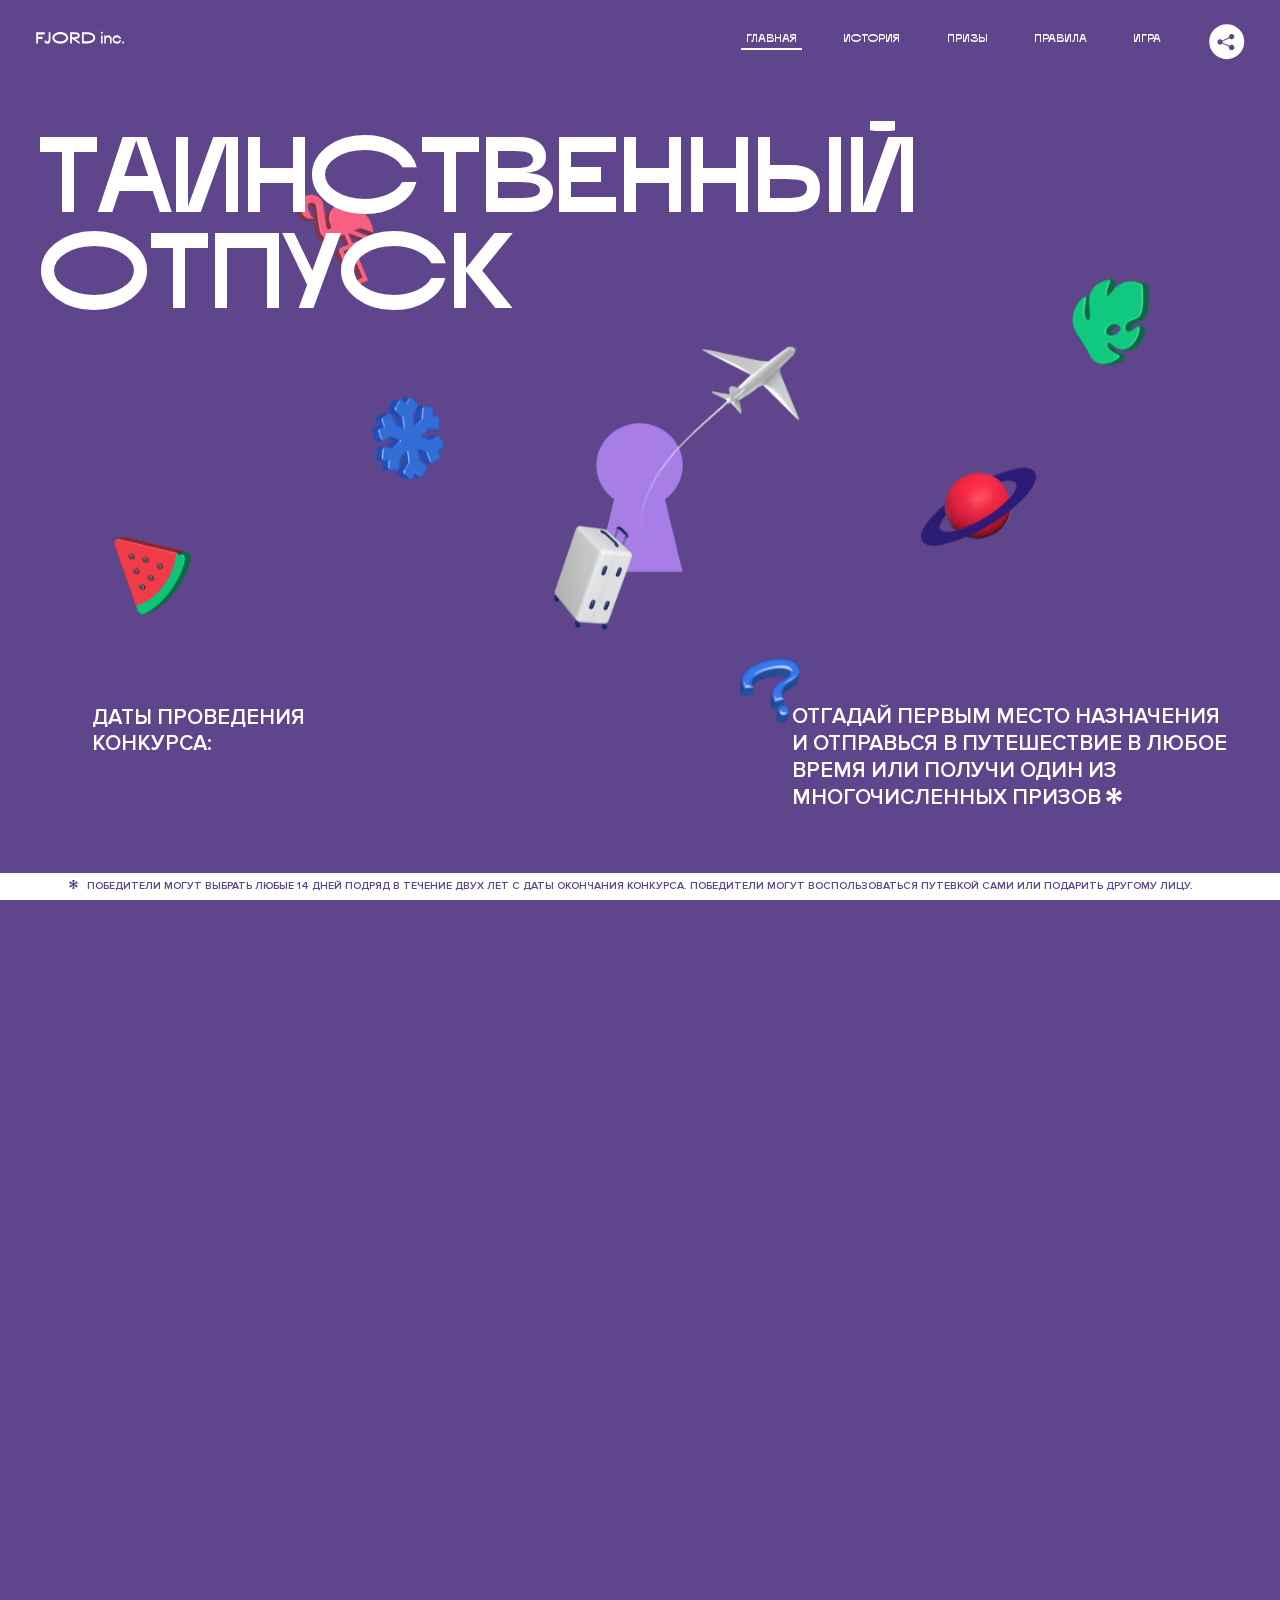
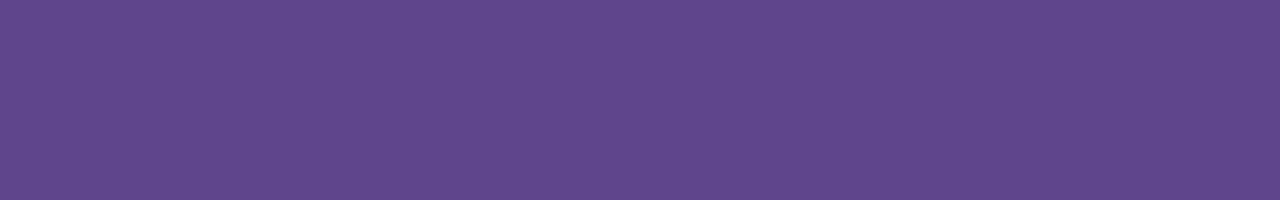
<file: 5/index.html>
<!DOCTYPE html>
<html lang="ru">
<head>
  <meta charset="UTF-8">
  <meta name="description" content="">
  <meta name="viewport" content="width=device-width, initial-scale=1.0">
  <meta http-equiv="X-UA-Compatible" content="ie=edge">
  <title>Mysterious Vacation</title>
<link href="css/style.min.css" rel="stylesheet">  <base href="https://htmlacademy-animation.github.io/1449935-magic-vacation-1/5/">
</head>
<body>

  <header class="page-header js-header">
    <div class="page-header__wrapper">
      <a href="#" class="page-header__logo" aria-label="Перейти на страницу FJORD.Inc">
        <svg width="100" height="15" viewBox="0 0 100 15" fill="none" xmlns="http://www.w3.org/2000/svg">
          <path d="M0.26 1.4V14H2.276V8.906H7.334V6.44H2.276V3.848H9.872V1.4H0.26ZM12.733 14.36C15.127 14.36 16.243 12.65 16.243 9.5V1.4H14.263V8.96C14.263 11.21 13.723 11.876 12.733 11.876C11.833 11.876 11.473 11.3 11.347 10.58L9.36702 10.94C9.63702 13.046 10.663 14.36 12.733 14.36ZM18.3918 7.7C18.3918 11.372 22.3878 14.36 27.3198 14.36C32.2518 14.36 36.2478 11.372 36.2478 7.7C36.2478 4.028 32.2518 1.04 27.3198 1.04C22.3878 1.04 18.3918 4.028 18.3918 7.7ZM20.6058 7.7C20.6058 5.378 23.6118 3.524 27.3198 3.524C30.9918 3.524 33.9798 5.378 33.9798 7.7C33.9798 10.004 30.9918 11.858 27.3198 11.858C23.6118 11.858 20.6058 10.004 20.6058 7.7ZM40.403 14V8.906H40.799L49.079 14.702V12.38L44.039 8.906H44.201C47.999 8.906 49.277 7.304 49.277 5.162C49.277 3.092 47.999 1.4 44.201 1.4H38.387V14H40.403ZM43.535 3.722C45.785 3.722 47.045 4.136 47.045 5.432C47.045 6.764 45.785 7.034 43.535 7.034H40.403V3.722H43.535ZM51.6936 1.382V14H57.8676C62.7456 14 66.7236 11.534 66.7236 7.7C66.7236 3.848 62.7456 1.382 57.8676 1.382H51.6936ZM53.7096 11.624V3.722H57.5436C61.5396 3.722 64.4916 5.018 64.4916 7.7C64.4916 10.238 61.5396 11.624 57.5436 11.624H53.7096ZM73.1832 14.018H74.9832V5H73.1832V14.018ZM72.9132 1.976C72.9132 2.57 73.3992 3.092 74.0832 3.092C74.7492 3.092 75.2352 2.57 75.2352 1.976C75.2352 1.382 74.7672 0.805999 74.0832 0.805999C73.3812 0.805999 72.9132 1.382 72.9132 1.976ZM76.7867 14H78.5687V9.104C78.7487 8.006 79.5947 6.962 81.0887 6.962C82.1147 6.962 83.2667 7.448 83.2667 9.554V14H85.0487V9.014C85.0487 6.152 83.2307 4.73 81.3587 4.73C79.9187 4.73 79.0727 5.558 78.5687 6.854V5H76.7867V14ZM90.9898 14.27C93.5098 14.27 95.3818 12.506 95.7238 10.328H94.0498C93.7258 11.3 92.6998 12.02 90.9898 12.02C88.8478 12.02 87.7678 10.922 87.7678 9.59C87.7678 8.24 88.8478 6.962 90.9898 6.962C92.7538 6.962 93.7978 7.844 94.0858 8.924H95.7418C95.4358 6.71 93.6178 4.73 90.9898 4.73C88.0918 4.73 86.1298 7.124 86.1298 9.59C86.1298 12.074 88.1278 14.27 90.9898 14.27ZM97.0693 12.938C97.0693 13.658 97.5553 14.144 98.2753 14.144C98.9953 14.144 99.4813 13.658 99.4813 12.938C99.4813 12.2 98.9953 11.714 98.2753 11.714C97.5553 11.714 97.0693 12.2 97.0693 12.938Z" fill="currentColor"></path>
        </svg>
      </a>
      <button class="page-header__toggler js-menu-toggler" type="button" aria-label="Управление мобильным меню"><span>Меню</span></button>
      <nav class="page-header__nav">
        <div class="page-header__menu js-menu" id="menu">
          <ul>
            <li>
              <a class="js-menu-link active" href="#top" data-href="top">главная</a>
            </li>
            <li>
              <a class="js-menu-link" href="#story" data-href="story">история</a>
            </li>
            <li>
              <a class="js-menu-link" href="#prizes" data-href="prizes">призы</a>
            </li>
            <li>
              <a class="js-menu-link" href="#rules" data-href="rules">правила</a>
            </li>
            <li>
              <a class="js-menu-link" href="#game" data-href="game">игра</a>
            </li>
          </ul>
        </div>
        <div class="page-header__social">
          <div class="social-block js-social-block">
            <button class="social-block__toggler" aria-label="Управлять блоком с социальными кнопками">
              <svg width="26" height="22" viewBox="0 0 27 22" fill="none" xmlns="http://www.w3.org/2000/svg">
                <path d="M19.6721 7.43664C21.6273 7.43664 23.213 5.85095 23.213 3.89566C23.213 1.94037 21.6273 0.354675 19.6721 0.354675C17.7168 0.354675 16.1311 1.94037 16.1311 3.89566C16.1311 4.19968 16.1728 4.49178 16.2458 4.77345L7.21751 8.95527C6.57519 8.05214 5.52303 7.46049 4.33078 7.46049C2.37549 7.46049 0.789795 9.04618 0.789795 11.0015C0.789795 12.9568 2.37549 14.5425 4.33078 14.5425C5.52303 14.5425 6.57668 13.9508 7.21751 13.0477L16.2458 17.2295C16.1743 17.5112 16.1311 17.8033 16.1311 18.1073C16.1311 20.0626 17.7168 21.6483 19.6721 21.6483C21.6273 21.6483 23.213 20.0626 23.213 18.1073C23.213 16.152 21.6273 14.5663 19.6721 14.5663C18.4798 14.5663 17.4262 15.158 16.7853 16.0611L7.75701 11.8793C7.82854 11.5976 7.87176 11.3055 7.87176 11.0015C7.87176 10.6974 7.83003 10.4053 7.75701 10.1237L16.7853 5.94186C17.4262 6.84499 18.4783 7.43664 19.6721 7.43664Z" fill="currentColor"></path>
              </svg>
            </button>
            <ul class="social-block__list">
              <li>
                <a class="social-block__link social-block__link--fb" href="#" aria-label="Мы на Facebook">
                  <svg width="8" height="17" viewBox="0 0 8 17" fill="none" xmlns="http://www.w3.org/2000/svg">
                    <path d="M4.24646 16.9899H1.09275L1.05793 8.49828H0V5.30707H1.05793V3.81124C1.05793 1.42084 2.57654 0 5.21735 0H7.41758V3.18585H5.30841C4.28262 3.18585 4.2478 3.48582 4.2478 4.24914V5.30707H7.42964L7.16716 8.49828H4.2478V16.9899H4.24646Z" fill="currentColor"></path>
                  </svg>
                </a>
              </li>
              <li>
                <a class="social-block__link social-block__link--insta" href="#" aria-label="Мы в Instagram">
                  <svg width="15" height="15" viewBox="0 0 15 15" fill="none" xmlns="http://www.w3.org/2000/svg">
                    <path d="M11.0197 0H4.19806C2.14246 0 0.471191 1.66993 0.471191 3.72285V10.5499C0.471191 12.6082 2.14112 14.2727 4.19806 14.2727H11.0197C13.0753 14.2727 14.7466 12.6082 14.7466 10.5499V3.72285C14.7466 1.67127 13.0753 0 11.0197 0ZM11.0197 12.4849H4.19806C3.13076 12.4849 2.26432 11.6158 2.26432 10.5512V3.72419C2.26432 2.65956 3.13076 1.79715 4.19806 1.79715H11.0197C12.087 1.79715 12.9535 2.6609 12.9535 3.72419V10.5512C12.9535 11.6145 12.087 12.4849 11.0197 12.4849Z" fill="currentColor"></path>
                    <path d="M7.60887 3.11084C5.38989 3.11084 3.58203 4.9187 3.58203 7.14036C3.58203 9.35532 5.38989 11.1645 7.60887 11.1645C9.83053 11.1645 11.6357 9.35666 11.6357 7.14036C11.6357 4.9187 9.83053 3.11084 7.60887 3.11084ZM7.60887 9.36871C6.37551 9.36871 5.37784 8.37372 5.37784 7.14036C5.37784 5.90699 6.37551 4.90665 7.60887 4.90665C8.83822 4.90665 9.84259 5.90833 9.84259 7.14036C9.84392 8.37238 8.83822 9.36871 7.60887 9.36871Z" fill="currentColor"></path>
                    <path d="M11.3573 2.35962C10.8256 2.35962 10.3931 2.79752 10.3931 3.32381C10.3931 3.85546 10.8256 4.29336 11.3573 4.29336C11.8862 4.29336 12.3215 3.85546 12.3215 3.32381C12.3215 2.79752 11.8862 2.35962 11.3573 2.35962Z" fill="currentColor"></path>
                  </svg>
                </a>
              </li>
              <li>
                <a class="social-block__link social-block__link--vk" href="#" aria-label="Мы ВКонтакте">
                  <svg width="17" height="10" viewBox="0 0 17 10" fill="none" xmlns="http://www.w3.org/2000/svg">
                    <path d="M14.1234 4.9002C14.1234 4.9002 16.3623 1.72708 16.5866 0.680242C16.6595 0.312285 16.4947 0.103188 16.1069 0.103188C16.1069 0.103188 14.8193 0.103188 14.168 0.103188C13.7235 0.103188 13.5587 0.293278 13.4235 0.579768C13.4235 0.579768 12.3724 2.82553 11.0969 4.24712C10.6861 4.70333 10.4781 4.84318 10.2511 4.84318C10.0646 4.84318 9.98625 4.6911 9.98625 4.27834V0.649016C9.98625 0.147997 9.92545 0.00135496 9.5066 0.00135496H6.39628C6.15578 0.00135496 6.0085 0.134417 6.0085 0.324506C6.0085 0.801084 6.73406 0.908351 6.73406 2.20231V4.87305C6.73406 5.40529 6.70569 5.61575 6.45303 5.61575C5.78016 5.61575 4.19528 3.30618 3.30623 0.678887C3.12923 0.145282 2.93737 0 2.43475 0H0.486409C0.205373 0 0 0.190085 0 0.476576C0 0.991172 0.60666 3.40801 2.99277 6.64358C4.59927 8.8201 6.70569 10 8.60269 10C9.76196 10 10.0416 9.80312 10.0416 9.31432V7.63883C10.0416 7.22607 10.2065 7.04956 10.4429 7.04956C10.7078 7.04956 11.1847 7.13238 12.2805 8.22268C13.5843 9.47862 13.6762 10 14.3896 10H16.5676C16.7919 10 17 9.89273 17 9.52342C17 9.02919 16.3623 8.15343 15.384 7.10659C14.9801 6.56755 14.3302 5.98914 14.1248 5.72301C13.8275 5.40801 13.9154 5.23014 14.1234 4.9002Z" fill="currentColor"></path>
                  </svg>
                </a>
              </li>
            </ul>
          </div>
        </div>
      </nav>
    </div>
  </header>

  <main class="page-content">

    <section class="animation-screen"></section>

    <section class="screen screen--hidden screen--intro" id="top">
      <div class="screen__wrapper">
        <div class="intro">
          <h1 class="intro__title">Таинственный отпуск</h1>
          <div class="intro__content">
            <div class="intro__info">
              <p class="intro__label">Даты проведения конкурса:</p>
              <p class="intro__date">01 — 31.05 / 2020</p>
            </div>
            <div class="intro__message">
              <p>
                Отгадай первым место назначения и&nbsp;отправься в&nbsp;путешествие в&nbsp;любое время или получи один из многочисленных призов
                <svg width="16" height="16" viewBox="0 0 10 10" fill="none" xmlns="http://www.w3.org/2000/svg">
                  <path d="M0 6.35337L3.90271 4.99012L0 3.64663L1.34615 1.32374L4.44287 4.01073L3.67364 0H6.34615L5.57692 4.01073L8.65385 1.32374L10 3.64663L6.13405 4.99012L10 6.35337L8.65385 8.65651L5.57692 5.98927L6.34615 10H3.67364L4.44287 5.96952L1.34615 8.65651L0 6.35337Z" fill="currentColor"></path>
                </svg>
              </p>
            </div>
          </div>
        </div>
      </div>
      <div class="screen__footer js-footer">
        <button class="screen__footer-enlarge js-footer-toggler" type="button" aria-label="Показать сообщение">
          <svg width="10" height="10" viewBox="0 0 10 10" fill="none" xmlns="http://www.w3.org/2000/svg">
            <path d="M0 6.35337L3.90271 4.99012L0 3.64663L1.34615 1.32374L4.44287 4.01073L3.67364 0H6.34615L5.57692 4.01073L8.65385 1.32374L10 3.64663L6.13405 4.99012L10 6.35337L8.65385 8.65651L5.57692 5.98927L6.34615 10H3.67364L4.44287 5.96952L1.34615 8.65651L0 6.35337Z" fill="currentColor"></path>
          </svg>
        </button>
        <button class="screen__footer-collapse js-footer-toggler" type="button" aria-label="Скрыть сообщение">
          <svg width="13" height="13" viewBox="0 0 13 13" fill="none" xmlns="http://www.w3.org/2000/svg">
            <line x1="12.3536" y1="0.353553" x2="0.738349" y2="11.9688" stroke="currentColor"></line>
            <line x1="0.738319" y1="0.539925" x2="12.3535" y2="12.1551" stroke="currentColor"></line>
          </svg>
        </button>
        <div class="screen__footer-wrapper">
          <div class="screen__footer-announce">
            <p class="screen__footer-label">Даты проведения конкурса:</p>
            <p class="screen__footer-date">01 — 31.05 / 2020</p>
          </div>
          <div class="screen__footer-note">
            <p>
              <svg width="10" height="10" viewBox="0 0 10 10" fill="none" xmlns="http://www.w3.org/2000/svg">
                <path d="M0 6.35337L3.90271 4.99012L0 3.64663L1.34615 1.32374L4.44287 4.01073L3.67364 0H6.34615L5.57692 4.01073L8.65385 1.32374L10 3.64663L6.13405 4.99012L10 6.35337L8.65385 8.65651L5.57692 5.98927L6.34615 10H3.67364L4.44287 5.96952L1.34615 8.65651L0 6.35337Z" fill="currentColor"></path>
              </svg>
              <span>Победители могут выбрать любые 14 дней подряд в&nbsp;течение двух лет с&nbsp;даты окончания конкурса. Победители могут воспользоваться путевкой сами или подарить другому лицу.</span>
            </p>
          </div>
        </div>
      </div>
    </section>

    <section class="screen screen--hidden screen--story" id="story">

      <div class="slider swiper-container js-slider">

        <div class="swiper-wrapper">

          <div class="slider__item swiper-slide">
            <h2 class="slider__item-title">История</h2>
            <p class="slider__item-text">Джеймс Таргет был основателем компании &laquo;Fjord Inc.&raquo;. С&nbsp;1965 года &laquo;Fjord Inc.&raquo; прославилась надёжными и&nbsp;удобными чемоданами и&nbsp;аксессуарами для туристов.</p>
          </div>

          <div class="slider__item swiper-slide">
            <p class="slider__item-text">Когда Джеймсу было 7&nbsp;лет, в&nbsp;их&nbsp;доме гостил дядюшка и&nbsp;развлекал детей рассказами о&nbsp;своей поездке в&nbsp;место, показавшееся малышу Таргету невероятным. Тогда Джеймс решил, что однажды посетит его, но&nbsp;не&nbsp;будет рассказывать о&nbsp;мечте, пока не&nbsp;осуществит.</p>
          </div>

          <div class="slider__item swiper-slide">
            <p class="slider__item-text">Джеймс Таргет стал увлеченным путешественником. Он&nbsp;посетил 5&nbsp;континентов, 126&nbsp;стран.</p>
          </div>

          <div class="slider__item swiper-slide">
            <p class="slider__item-text">Он&nbsp;сплавлялся по&nbsp;Амазонке и&nbsp;погружался в&nbsp;пещеры Франции, медитировал в&nbsp;горах Тибета и&nbsp;пожимал руку вождя племени Акугауа.</p>
          </div>

          <div class="slider__item swiper-slide">
            <p class="slider__item-text">Из&nbsp;своих поездок Джеймс Таргет привозил идеи, как сделать свои чемоданы &laquo;Fjord Inc.&raquo; удобными и&nbsp;приспособленными к&nbsp;разным дорожным условиям.</p>
          </div>

          <div class="slider__item swiper-slide">
            <p class="slider__item-text">Всё это время Джеймс не&nbsp;оставлял идею поездки своей мечты. Однако, как только он&nbsp;брался за&nbsp;планирование, возникали препятствия, не&nbsp;позволяющие отправиться туда.</p>
          </div>

          <div class="slider__item swiper-slide">
            <p class="slider__item-text">В&nbsp;возрасте 67&nbsp;лет Джеймс Таргет попал под лавину и&nbsp;погиб. В&nbsp;своём завещании он&nbsp;поручил отправить в&nbsp;заветное путешествие трёх смельчаков, единых с&nbsp;ним духом.</p>
          </div>

          <div class="slider__item swiper-slide">
            <p class="slider__item-text">Тех, кто сможет узнать таинственное место, задавая вопросы специально обученному ИИ&nbsp;&laquo;Соне&raquo;, ждет фантастическое путешествие.</p>
          </div>
        </div>
        <div class="slider__controls">
          <button class="slider__control slider__control--prev js-control-prev" type="button" aria-label="Показать предыдущую историю">
            <svg width="12" height="22" viewBox="0 0 12 22" fill="none" xmlns="http://www.w3.org/2000/svg">
              <path d="M11 1L1 11L11 21" stroke="currentColor" stroke-width="2" stroke-linejoin="round"></path>
            </svg>
          </button>
          <button class="slider__control slider__control--next js-control-next" type="button" aria-label="Показать следующую историю">
            <svg width="12" height="22" viewBox="0 0 12 22" fill="none" xmlns="http://www.w3.org/2000/svg">
              <path d="M1 1L11 11L1 21" stroke="currentColor" stroke-width="2" stroke-linejoin="round"></path>
            </svg>
          </button>
        </div>
        <div class="slider__pagination swiper-pagination"></div>
      </div>
    </section>

    <div class="sliding-overlay"></div>

    <section class="screen screen--hidden screen--prizes" id="prizes">
      <div class="screen__wrapper">
        <div class="prizes">
          <h2 class="prizes__title">ПРизы</h2>
          <div class="prizes__lead">
            <p>Найди ответ и&nbsp;получи один из&nbsp;призов:</p>
          </div>
          <ul class="prizes__list">
            <li class="prizes__item prizes__item--journeys">
              <div class="prizes__icon">
                <picture>
                  <source srcset="img/prize1-mob.svg" media="(orientation: portrait)">
                  <img src="img/prize1.svg" alt="">
                </picture>
              </div>
              <p class="prizes__desc">
                <b>3</b>
                <span>загадочных путешествия</span>
              </p>
            </li>
            <li class="prizes__item prizes__item--cases">
              <div class="prizes__icon">
                <picture>
                  <source srcset="img/prize2-mob.svg" media="(orientation: portrait)">
                  <img src="img/prize2.svg" alt="">
                </picture>
              </div>
              <p class="prizes__desc">
                <b>7</b>
                <span>надежных чемоданов</span>
              </p>
            </li>
            <li class="prizes__item prizes__item--codes">
              <div class="prizes__icon">
                <picture>
                  <source srcset="img/prize3-mob.svg" media="(orientation: portrait)">
                  <img src="img/prize3.svg" alt="">
                </picture>
              </div>
              <p class="prizes__desc">
                <b>900</b>
                <span>
                  промокодов на&nbsp;скидку 15%
                  <svg width="10" height="10" viewBox="0 0 10 10" fill="none" xmlns="http://www.w3.org/2000/svg">
                    <path d="M0 6.35337L3.90271 4.99012L0 3.64663L1.34615 1.32374L4.44287 4.01073L3.67364 0H6.34615L5.57692 4.01073L8.65385 1.32374L10 3.64663L6.13405 4.99012L10 6.35337L8.65385 8.65651L5.57692 5.98927L6.34615 10H3.67364L4.44287 5.96952L1.34615 8.65651L0 6.35337Z" fill="currentColor"></path>
                  </svg>
                </span>
              </p>
            </li>
          </ul>
        </div>
      </div>
      <div class="screen__footer js-footer">
        <button class="screen__footer-enlarge js-footer-toggler" type="button" aria-label="Показать сообщение">
          <svg width="10" height="10" viewBox="0 0 10 10" fill="none" xmlns="http://www.w3.org/2000/svg">
            <path d="M0 6.35337L3.90271 4.99012L0 3.64663L1.34615 1.32374L4.44287 4.01073L3.67364 0H6.34615L5.57692 4.01073L8.65385 1.32374L10 3.64663L6.13405 4.99012L10 6.35337L8.65385 8.65651L5.57692 5.98927L6.34615 10H3.67364L4.44287 5.96952L1.34615 8.65651L0 6.35337Z" fill="currentColor"></path>
          </svg>
        </button>
        <button class="screen__footer-collapse js-footer-toggler" type="button" aria-label="Скрыть сообщение">
          <svg width="13" height="13" viewBox="0 0 13 13" fill="none" xmlns="http://www.w3.org/2000/svg">
            <line x1="12.3536" y1="0.353553" x2="0.738349" y2="11.9688" stroke="currentColor"></line>
            <line x1="0.738319" y1="0.539925" x2="12.3535" y2="12.1551" stroke="currentColor"></line>
          </svg>
        </button>
        <div class="screen__footer-wrapper">
          <div class="screen__footer-announce">
            <p class="screen__footer-label">Даты проведения конкурса:</p>
            <p class="screen__footer-date">01 — 31.05 / 2020</p>
          </div>
          <div class="screen__footer-note">
            <p>
              <svg width="10" height="10" viewBox="0 0 10 10" fill="none" xmlns="http://www.w3.org/2000/svg">
                <path d="M0 6.35337L3.90271 4.99012L0 3.64663L1.34615 1.32374L4.44287 4.01073L3.67364 0H6.34615L5.57692 4.01073L8.65385 1.32374L10 3.64663L6.13405 4.99012L10 6.35337L8.65385 8.65651L5.57692 5.98927L6.34615 10H3.67364L4.44287 5.96952L1.34615 8.65651L0 6.35337Z" fill="currentColor"></path>
              </svg>
              <span>Скидка&nbsp;15% на&nbsp;единоразовое приобретение путёвки с&nbsp;1&nbsp;июня 2020 по&nbsp;31&nbsp;мая 2022&nbsp;года. Суммируется с&nbsp;другими акциями</span>
            </p>
          </div>
        </div>
      </div>
    </section>

    <section class="screen screen--hidden screen--rules" id="rules">
      <div class="screen__wrapper">
        <div class="rules">
          <h2 class="rules__title">Правила</h2>
          <div class="rules__lead">
            <p>Для того чтобы получить наследство Джеймса Таргета, тебе нужно выведать у&nbsp;&laquo;Сони&raquo;, куда предстоит отправиться тебе в&nbsp;случае победы</p>
          </div>
          <ol class="rules__list">
            <li class="rules__item">
              <p>Тебе отводится <br>5&nbsp;минут</p>
            </li>
            <li class="rules__item">
              <p>Задавай любые вопросы в&nbsp;текстовом поле</p>
            </li>
            <li class="rules__item">
              <p>Нажимай кнопку &laquo;Узнать&raquo;, чтобы получить ответ</p>
            </li>
            <li class="rules__item">
              <p>&laquo;Соня&raquo; может отвечать только&nbsp;Да или Нет</p>
            </li>
          </ol>
          <a href="#game" class="rules__link btn">Погнали!</a>
        </div>
      </div>
      <div class="screen__disclaimer">
        <div class="disclaimer">
          <ul>
            <li>
              <a href="#">Правовая информация</a>
            </li>
            <li>
              <a href="#">Подробные правила</a>
            </li>
          </ul>
        </div>
      </div>
    </section>

    <section class="screen screen--hidden screen--game" id="game">
      <div class="screen__wrapper">
        <div class="game">
          <div class="game__header">
            <h2 class="game__title">Игра</h2>
            <div class="game__counter">
              <span>05</span>:<span>00</span>
            </div>
          </div>
          <div class="game__body">
            <div class="chat">
              <div class="chat__body js-chat">
                <ul class="chat__list" id="messages"></ul>
              </div>
              <div class="chat__footer">
                <form action="#" method="post" class="form" id="message-form">
                  <label for="message-field" class="visually-hidden">Поле для ввода вопроса</label>
                  <input type="text" class="form__field" id="message-field">
                  <button class="form__button btn">
                    Узнать
                    <svg width="18" height="19" viewBox="0 0 18 19" fill="none" xmlns="http://www.w3.org/2000/svg">
                      <path stroke="currentColor" stroke-width="2" d="M9 19V1"></path>
                      <path d="M1 9l8-8 8 8" stroke="currentColor" stroke-width="2" stroke-linejoin="round"></path>
                    </svg>
                  </button>
                </form>
              </div>
            </div>
          </div>
          <!-- временные кнопки для показа результата -->
          <div class="game__buttons">
            <button class="game__button btn js-show-result" type="button" data-target="result">Положительный результат</button>
            <button class="game__button btn js-show-result" type="button" data-target="result2">Положительный результат - 2</button>
            <button class="game__button btn js-show-result" type="button" data-target="result3">Отрицательный результат</button>
          </div>
        </div>
      </div>
    </section>

    <section class="screen screen--hidden screen--result" id="result">
      <div class="screen__wrapper">
        <div class="result result--trip">
          <div class="result__image">
            <picture>
              <source srcset="img/result1-mob.png 1x, img/result1-mob@2x.png 2x" media="(max-width: 768px) and (orientation: portrait)">
              <img src="img/result1.png" srcset="img/result1@2x.png 2x" alt="">
            </picture>
          </div>
          <h2 class="result__title">
            <span class="visually-hidden">ПОбеда!</span>
            <svg xmlns="http://www.w3.org/2000/svg" viewBox="0 0 568.85 109.24">
              <path d="M16,24.44V92H2.6V8H75V92H61.52V24.44H16Z" transform="translate(-2.1 -1.5)" fill="none" stroke="currentColor"></path>
              <path d="M148.76,5.6c32.88,0,59.52,19.92,59.52,44.4s-26.64,44.4-59.52,44.4S89.24,74.48,89.24,50,115.88,5.6,148.76,5.6Zm0,72.12c24.48,0,44.4-12.36,44.4-27.72s-19.92-27.84-44.4-27.84C124,22.16,104,34.52,104,50S124,77.72,148.76,77.72Z" transform="translate(-2.1 -1.5)" fill="none" stroke="currentColor"></path>
              <path d="M287.36,8V24.44H236v14.4h25.32c25.44,0,34,11.16,34,26.52,0,15.6-8.52,26.64-34,26.64H222.56V8h64.8ZM256.88,76.52c15.12,0,23.52-2,23.52-11.52S272,54.44,256.88,54.44H236V76.52h20.88Z" transform="translate(-2.1 -1.5)" fill="none" stroke="currentColor"></path>
              <path d="M371.47,8V24.44H320.84V41.6h33.6V58h-33.6V75.56h50.64V92H307.4V8h64.08Z" transform="translate(-2.1 -1.5)" fill="none" stroke="currentColor"></path>
              <path d="M382.39,110.24V75.56h7.44c4.56-4.68,7.8-18.36,8.76-56L399,8h48.6V75.56h10v34.68H442.87V92H397v18.24H382.39Zm51.72-34.68V24.44H411.55v3.12c-0.48,22.44-3.24,37.68-7.2,48h29.76Z" transform="translate(-2.1 -1.5)" fill="none" stroke="currentColor"></path>
              <path d="M463.75,92l28-84h27.12l28.08,84H533.47l-7.8-23.52h-37.8L480.07,92H463.75Zm56.64-40L507,11.84,493.51,52h26.88Z" transform="translate(-2.1 -1.5)" fill="none" stroke="currentColor"></path>
              <path d="M554.12,70.4L555.55,2H569l1.44,68.4H554.12Zm8.28,6.36c4.8,0,8,3.24,8,8.16a8,8,0,1,1-16.08,0C554.35,80,557.59,76.76,562.39,76.76Z" transform="translate(-2.1 -1.5)" fill="none" stroke="currentColor"></path>
            </svg>
          </h2>
          <div class="result__text">
            <p>ты&nbsp;отправляешься в&nbsp;Арктику!</p>
          </div>
          <div class="result__form">
            <form action="#" method="post" class="form form--result">
              <label for="email-field" class="form__label">зарегистрируй результат</label>
              <input type="email" class="form__field" id="email-field" placeholder="e-mail для регистации результата и получения приза" required="">
              <button class="form__button btn">
                отправить
                <svg width="18" height="19" viewBox="0 0 18 19" fill="none" xmlns="http://www.w3.org/2000/svg">
                  <path stroke="currentColor" stroke-width="2" d="M9 19V1"></path>
                  <path d="M1 9l8-8 8 8" stroke="currentColor" stroke-width="2" stroke-linejoin="round"></path>
                </svg>
              </button>
            </form>
          </div>
        </div>
      </div>
    </section>

    <section class="screen screen--hidden screen--result" id="result2">
      <div class="screen__wrapper">
        <div class="result result--prize">
          <div class="result__image">
            <div class="result__image-aspect">
              <img class="result__img-leaf-blue-left" src="img/module-2/win-suitcase/leaf blue 2.png" alt="">
              <img class="result__img-leaf-blue-right" src="img/module-2/win-suitcase/leaf blue 1.png" alt="">
              <img class="result__img-leaf-green" src="img/module-2/win-suitcase/leaf green.png" alt="">
              <img class="result__img-suitecase" src="img/module-2/win-suitcase/suitcase.png" alt="">
              <img class="result__img-flamingo" src="img/module-2/win-suitcase/flamingo.png" alt="">
            </div>
          </div>
          <h2 class="result__title">
            <span class="visually-hidden">ПОбеда!</span>
            <svg xmlns="http://www.w3.org/2000/svg" viewBox="0 0 568.85 109.24">
              <path d="M16,24.44V92H2.6V8H75V92H61.52V24.44H16Z" transform="translate(-2.1 -1.5)" fill="none" stroke="currentColor"></path>
              <path d="M148.76,5.6c32.88,0,59.52,19.92,59.52,44.4s-26.64,44.4-59.52,44.4S89.24,74.48,89.24,50,115.88,5.6,148.76,5.6Zm0,72.12c24.48,0,44.4-12.36,44.4-27.72s-19.92-27.84-44.4-27.84C124,22.16,104,34.52,104,50S124,77.72,148.76,77.72Z" transform="translate(-2.1 -1.5)" fill="none" stroke="currentColor"></path>
              <path d="M287.36,8V24.44H236v14.4h25.32c25.44,0,34,11.16,34,26.52,0,15.6-8.52,26.64-34,26.64H222.56V8h64.8ZM256.88,76.52c15.12,0,23.52-2,23.52-11.52S272,54.44,256.88,54.44H236V76.52h20.88Z" transform="translate(-2.1 -1.5)" fill="none" stroke="currentColor"></path>
              <path d="M371.47,8V24.44H320.84V41.6h33.6V58h-33.6V75.56h50.64V92H307.4V8h64.08Z" transform="translate(-2.1 -1.5)" fill="none" stroke="currentColor"></path>
              <path d="M382.39,110.24V75.56h7.44c4.56-4.68,7.8-18.36,8.76-56L399,8h48.6V75.56h10v34.68H442.87V92H397v18.24H382.39Zm51.72-34.68V24.44H411.55v3.12c-0.48,22.44-3.24,37.68-7.2,48h29.76Z" transform="translate(-2.1 -1.5)" fill="none" stroke="currentColor"></path>
              <path d="M463.75,92l28-84h27.12l28.08,84H533.47l-7.8-23.52h-37.8L480.07,92H463.75Zm56.64-40L507,11.84,493.51,52h26.88Z" transform="translate(-2.1 -1.5)" fill="none" stroke="currentColor"></path>
              <path d="M554.12,70.4L555.55,2H569l1.44,68.4H554.12Zm8.28,6.36c4.8,0,8,3.24,8,8.16a8,8,0,1,1-16.08,0C554.35,80,557.59,76.76,562.39,76.76Z" transform="translate(-2.1 -1.5)" fill="none" stroke="currentColor"></path>
            </svg>
          </h2>
          <div class="result__text">
            <p>чемодан &laquo;Fjord&nbsp;Inc.&raquo;&nbsp;твой</p>
          </div>
          <div class="result__form">
            <form action="#" method="post" class="form form--result">
              <label for="email-field2" class="form__label">зарегистрируй результат</label>
              <div class="form__field">
                <div class="form__field-input-bg"></div>
                <input type="email" class="form__field-input" id="email-field2" placeholder="e-mail для регистации результата и получения приза" required="">
              </div>
              <button class="form__button btn">
                <span>отправить</span>
                <svg width="18" height="19" viewBox="0 0 18 19" fill="none" xmlns="http://www.w3.org/2000/svg">
                  <path stroke="currentColor" stroke-width="2" d="M9 19V1"></path>
                  <path d="M1 9l8-8 8 8" stroke="currentColor" stroke-width="2" stroke-linejoin="round"></path>
                </svg>
              </button>
            </form>
          </div>
        </div>
      </div>
    </section>

    <section class="screen screen--hidden screen--result" id="result3">
      <div class="screen__wrapper">
        <div class="result result--negative">
          <div class="result__image">
            <picture>
              <source srcset="img/result3-mob.png 1x, img/result3-mob@2x.png 2x" media="(max-width: 768px) and (orientation: portrait)">
              <img src="img/result3.png" srcset="img/result3@2x.png 2x" alt="">
            </picture>
          </div>
          <h2 class="result__title">
            <span class="visually-hidden">Не угадал!</span>
            <svg xmlns="http://www.w3.org/2000/svg" viewBox="0 0 660.77 109.24">
              <path d="M2.66,92V8H16.1V42.2H53.3V8H66.74V92H53.3V58.64H16.1V92H2.66Z" transform="translate(-2.16 -1.5)" fill="none" stroke="currentColor"></path>
              <path d="M147.62,8V24.44H97V41.6h33.6V58H97V75.56h50.64V92H83.54V8h64.08Z" transform="translate(-2.16 -1.5)" fill="none" stroke="currentColor"></path>
              <path d="M199.22,8l20.52,42.36L235.34,8h16.44l-31,84H204.38l9.48-25.92L185.78,8h13.44Z" transform="translate(-2.16 -1.5)" fill="none" stroke="currentColor"></path>
              <path d="M273.74,24.44V92H260.3V8h50.16V24.44H273.74Z" transform="translate(-2.16 -1.5)" fill="none" stroke="currentColor"></path>
              <path d="M307.1,92l28-84h27.12l28.08,84H376.82L369,68.48h-37.8L323.42,92H307.1Zm56.64-40L350.3,11.84,336.86,52h26.88Z" transform="translate(-2.16 -1.5)" fill="none" stroke="currentColor"></path>
              <path d="M396.38,110.24V75.56h7.44c4.56-4.68,7.8-18.36,8.76-56L412.94,8h48.6V75.56h10v34.68H456.86V92H411v18.24H396.38ZM448.1,75.56V24.44H425.54v3.12c-0.48,22.44-3.24,37.68-7.2,48H448.1Z" transform="translate(-2.16 -1.5)" fill="none" stroke="currentColor"></path>
              <path d="M477.74,92l28-84h27.12L560.9,92H547.46l-7.8-23.52h-37.8L494.06,92H477.74Zm56.64-40-13.44-40.2L507.5,52h26.88Z" transform="translate(-2.16 -1.5)" fill="none" stroke="currentColor"></path>
              <path d="M568.7,76.88a13.77,13.77,0,0,0,5,1c6.6,0,10.44-6.24,12-58.32L586.22,8h46.2V92H619V24.44H598.82l-0.12,3.12C597.14,81,589,94.4,573.74,94.4a28.55,28.55,0,0,1-6.72-.84Z" transform="translate(-2.16 -1.5)" fill="none" stroke="currentColor"></path>
              <path d="M646.1,70.4L647.54,2H661l1.44,68.4H646.1Zm8.28,6.36c4.8,0,8,3.24,8,8.16a8,8,0,0,1-16.08,0C646.34,80,649.58,76.76,654.38,76.76Z" transform="translate(-2.16 -1.5)" fill="none" stroke="currentColor"></path>
            </svg>
          </h2>
          <button class="result__button js-play" type="button">
            не сдавайся!
            <span>
              <svg width="27" height="22" viewBox="0 0 27 22" fill="none" xmlns="http://www.w3.org/2000/svg">
                <path d="M10.6899 1.47998C5.42992 1.47998 1.16992 5.73998 1.16992 11C1.16992 16.26 5.42992 20.52 10.6899 20.52C15.9499 20.52 20.2099 16.26 20.2099 11V7.13998" stroke="currentColor" stroke-width="2" stroke-miterlimit="10"></path>
                <path d="M15.1099 12.5099L20.1499 7.13989L25.3099 12.6299" stroke="currentColor" stroke-width="2" stroke-miterlimit="10" stroke-linejoin="round"></path>
              </svg>
            </span>
          </button>
        </div>
      </div>
    </section>

  </main>

<script src="js/script.js"></script></body>
</html>
</file>
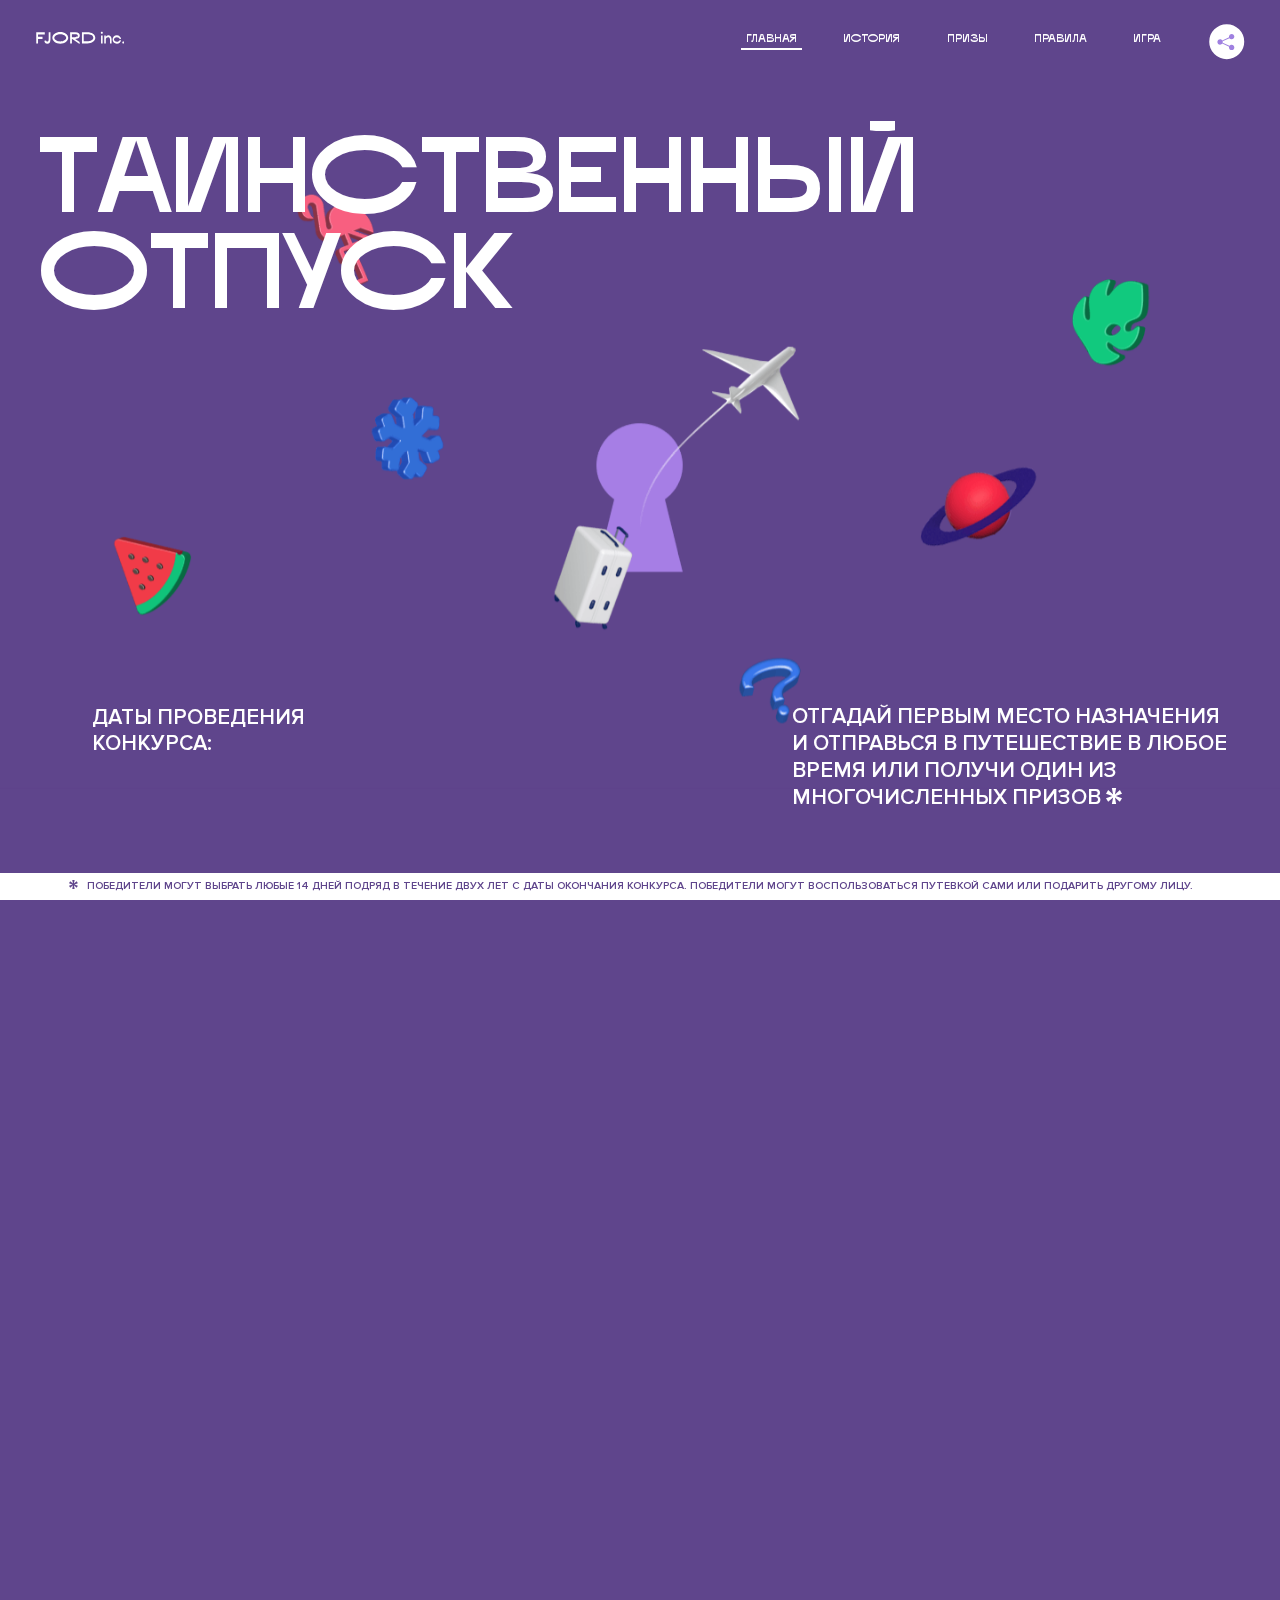
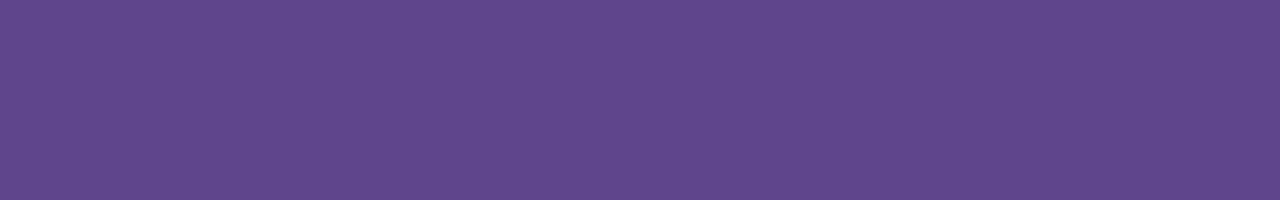
<file: 6/index.html>
<!DOCTYPE html>
<html lang="ru">
<head>
  <meta charset="UTF-8">
  <meta name="description" content="">
  <meta name="viewport" content="width=device-width, initial-scale=1.0">
  <meta http-equiv="X-UA-Compatible" content="ie=edge">
  <title>Mysterious Vacation</title>
<link href="css/style.min.css" rel="stylesheet">  <base href="https://htmlacademy-animation.github.io/1449935-magic-vacation-1/6/">
</head>
<body>

  <header class="page-header js-header">
    <div class="page-header__wrapper">
      <a href="#" class="page-header__logo" aria-label="Перейти на страницу FJORD.Inc">
        <svg width="100" height="15" viewBox="0 0 100 15" fill="none" xmlns="http://www.w3.org/2000/svg">
          <path d="M0.26 1.4V14H2.276V8.906H7.334V6.44H2.276V3.848H9.872V1.4H0.26ZM12.733 14.36C15.127 14.36 16.243 12.65 16.243 9.5V1.4H14.263V8.96C14.263 11.21 13.723 11.876 12.733 11.876C11.833 11.876 11.473 11.3 11.347 10.58L9.36702 10.94C9.63702 13.046 10.663 14.36 12.733 14.36ZM18.3918 7.7C18.3918 11.372 22.3878 14.36 27.3198 14.36C32.2518 14.36 36.2478 11.372 36.2478 7.7C36.2478 4.028 32.2518 1.04 27.3198 1.04C22.3878 1.04 18.3918 4.028 18.3918 7.7ZM20.6058 7.7C20.6058 5.378 23.6118 3.524 27.3198 3.524C30.9918 3.524 33.9798 5.378 33.9798 7.7C33.9798 10.004 30.9918 11.858 27.3198 11.858C23.6118 11.858 20.6058 10.004 20.6058 7.7ZM40.403 14V8.906H40.799L49.079 14.702V12.38L44.039 8.906H44.201C47.999 8.906 49.277 7.304 49.277 5.162C49.277 3.092 47.999 1.4 44.201 1.4H38.387V14H40.403ZM43.535 3.722C45.785 3.722 47.045 4.136 47.045 5.432C47.045 6.764 45.785 7.034 43.535 7.034H40.403V3.722H43.535ZM51.6936 1.382V14H57.8676C62.7456 14 66.7236 11.534 66.7236 7.7C66.7236 3.848 62.7456 1.382 57.8676 1.382H51.6936ZM53.7096 11.624V3.722H57.5436C61.5396 3.722 64.4916 5.018 64.4916 7.7C64.4916 10.238 61.5396 11.624 57.5436 11.624H53.7096ZM73.1832 14.018H74.9832V5H73.1832V14.018ZM72.9132 1.976C72.9132 2.57 73.3992 3.092 74.0832 3.092C74.7492 3.092 75.2352 2.57 75.2352 1.976C75.2352 1.382 74.7672 0.805999 74.0832 0.805999C73.3812 0.805999 72.9132 1.382 72.9132 1.976ZM76.7867 14H78.5687V9.104C78.7487 8.006 79.5947 6.962 81.0887 6.962C82.1147 6.962 83.2667 7.448 83.2667 9.554V14H85.0487V9.014C85.0487 6.152 83.2307 4.73 81.3587 4.73C79.9187 4.73 79.0727 5.558 78.5687 6.854V5H76.7867V14ZM90.9898 14.27C93.5098 14.27 95.3818 12.506 95.7238 10.328H94.0498C93.7258 11.3 92.6998 12.02 90.9898 12.02C88.8478 12.02 87.7678 10.922 87.7678 9.59C87.7678 8.24 88.8478 6.962 90.9898 6.962C92.7538 6.962 93.7978 7.844 94.0858 8.924H95.7418C95.4358 6.71 93.6178 4.73 90.9898 4.73C88.0918 4.73 86.1298 7.124 86.1298 9.59C86.1298 12.074 88.1278 14.27 90.9898 14.27ZM97.0693 12.938C97.0693 13.658 97.5553 14.144 98.2753 14.144C98.9953 14.144 99.4813 13.658 99.4813 12.938C99.4813 12.2 98.9953 11.714 98.2753 11.714C97.5553 11.714 97.0693 12.2 97.0693 12.938Z" fill="currentColor"></path>
        </svg>
      </a>
      <button class="page-header__toggler js-menu-toggler" type="button" aria-label="Управление мобильным меню"><span>Меню</span></button>
      <nav class="page-header__nav">
        <div class="page-header__menu js-menu" id="menu">
          <ul>
            <li>
              <a class="js-menu-link active" href="#top" data-href="top">главная</a>
            </li>
            <li>
              <a class="js-menu-link" href="#story" data-href="story">история</a>
            </li>
            <li>
              <a class="js-menu-link" href="#prizes" data-href="prizes">призы</a>
            </li>
            <li>
              <a class="js-menu-link" href="#rules" data-href="rules">правила</a>
            </li>
            <li>
              <a class="js-menu-link" href="#game" data-href="game">игра</a>
            </li>
          </ul>
        </div>
        <div class="page-header__social">
          <div class="social-block js-social-block">
            <button class="social-block__toggler" aria-label="Управлять блоком с социальными кнопками">
              <svg width="26" height="22" viewBox="0 0 27 22" fill="none" xmlns="http://www.w3.org/2000/svg">
                <path d="M19.6721 7.43664C21.6273 7.43664 23.213 5.85095 23.213 3.89566C23.213 1.94037 21.6273 0.354675 19.6721 0.354675C17.7168 0.354675 16.1311 1.94037 16.1311 3.89566C16.1311 4.19968 16.1728 4.49178 16.2458 4.77345L7.21751 8.95527C6.57519 8.05214 5.52303 7.46049 4.33078 7.46049C2.37549 7.46049 0.789795 9.04618 0.789795 11.0015C0.789795 12.9568 2.37549 14.5425 4.33078 14.5425C5.52303 14.5425 6.57668 13.9508 7.21751 13.0477L16.2458 17.2295C16.1743 17.5112 16.1311 17.8033 16.1311 18.1073C16.1311 20.0626 17.7168 21.6483 19.6721 21.6483C21.6273 21.6483 23.213 20.0626 23.213 18.1073C23.213 16.152 21.6273 14.5663 19.6721 14.5663C18.4798 14.5663 17.4262 15.158 16.7853 16.0611L7.75701 11.8793C7.82854 11.5976 7.87176 11.3055 7.87176 11.0015C7.87176 10.6974 7.83003 10.4053 7.75701 10.1237L16.7853 5.94186C17.4262 6.84499 18.4783 7.43664 19.6721 7.43664Z" fill="currentColor"></path>
              </svg>
            </button>
            <ul class="social-block__list">
              <li>
                <a class="social-block__link social-block__link--fb" href="#" aria-label="Мы на Facebook">
                  <svg width="8" height="17" viewBox="0 0 8 17" fill="none" xmlns="http://www.w3.org/2000/svg">
                    <path d="M4.24646 16.9899H1.09275L1.05793 8.49828H0V5.30707H1.05793V3.81124C1.05793 1.42084 2.57654 0 5.21735 0H7.41758V3.18585H5.30841C4.28262 3.18585 4.2478 3.48582 4.2478 4.24914V5.30707H7.42964L7.16716 8.49828H4.2478V16.9899H4.24646Z" fill="currentColor"></path>
                  </svg>
                </a>
              </li>
              <li>
                <a class="social-block__link social-block__link--insta" href="#" aria-label="Мы в Instagram">
                  <svg width="15" height="15" viewBox="0 0 15 15" fill="none" xmlns="http://www.w3.org/2000/svg">
                    <path d="M11.0197 0H4.19806C2.14246 0 0.471191 1.66993 0.471191 3.72285V10.5499C0.471191 12.6082 2.14112 14.2727 4.19806 14.2727H11.0197C13.0753 14.2727 14.7466 12.6082 14.7466 10.5499V3.72285C14.7466 1.67127 13.0753 0 11.0197 0ZM11.0197 12.4849H4.19806C3.13076 12.4849 2.26432 11.6158 2.26432 10.5512V3.72419C2.26432 2.65956 3.13076 1.79715 4.19806 1.79715H11.0197C12.087 1.79715 12.9535 2.6609 12.9535 3.72419V10.5512C12.9535 11.6145 12.087 12.4849 11.0197 12.4849Z" fill="currentColor"></path>
                    <path d="M7.60887 3.11084C5.38989 3.11084 3.58203 4.9187 3.58203 7.14036C3.58203 9.35532 5.38989 11.1645 7.60887 11.1645C9.83053 11.1645 11.6357 9.35666 11.6357 7.14036C11.6357 4.9187 9.83053 3.11084 7.60887 3.11084ZM7.60887 9.36871C6.37551 9.36871 5.37784 8.37372 5.37784 7.14036C5.37784 5.90699 6.37551 4.90665 7.60887 4.90665C8.83822 4.90665 9.84259 5.90833 9.84259 7.14036C9.84392 8.37238 8.83822 9.36871 7.60887 9.36871Z" fill="currentColor"></path>
                    <path d="M11.3573 2.35962C10.8256 2.35962 10.3931 2.79752 10.3931 3.32381C10.3931 3.85546 10.8256 4.29336 11.3573 4.29336C11.8862 4.29336 12.3215 3.85546 12.3215 3.32381C12.3215 2.79752 11.8862 2.35962 11.3573 2.35962Z" fill="currentColor"></path>
                  </svg>
                </a>
              </li>
              <li>
                <a class="social-block__link social-block__link--vk" href="#" aria-label="Мы ВКонтакте">
                  <svg width="17" height="10" viewBox="0 0 17 10" fill="none" xmlns="http://www.w3.org/2000/svg">
                    <path d="M14.1234 4.9002C14.1234 4.9002 16.3623 1.72708 16.5866 0.680242C16.6595 0.312285 16.4947 0.103188 16.1069 0.103188C16.1069 0.103188 14.8193 0.103188 14.168 0.103188C13.7235 0.103188 13.5587 0.293278 13.4235 0.579768C13.4235 0.579768 12.3724 2.82553 11.0969 4.24712C10.6861 4.70333 10.4781 4.84318 10.2511 4.84318C10.0646 4.84318 9.98625 4.6911 9.98625 4.27834V0.649016C9.98625 0.147997 9.92545 0.00135496 9.5066 0.00135496H6.39628C6.15578 0.00135496 6.0085 0.134417 6.0085 0.324506C6.0085 0.801084 6.73406 0.908351 6.73406 2.20231V4.87305C6.73406 5.40529 6.70569 5.61575 6.45303 5.61575C5.78016 5.61575 4.19528 3.30618 3.30623 0.678887C3.12923 0.145282 2.93737 0 2.43475 0H0.486409C0.205373 0 0 0.190085 0 0.476576C0 0.991172 0.60666 3.40801 2.99277 6.64358C4.59927 8.8201 6.70569 10 8.60269 10C9.76196 10 10.0416 9.80312 10.0416 9.31432V7.63883C10.0416 7.22607 10.2065 7.04956 10.4429 7.04956C10.7078 7.04956 11.1847 7.13238 12.2805 8.22268C13.5843 9.47862 13.6762 10 14.3896 10H16.5676C16.7919 10 17 9.89273 17 9.52342C17 9.02919 16.3623 8.15343 15.384 7.10659C14.9801 6.56755 14.3302 5.98914 14.1248 5.72301C13.8275 5.40801 13.9154 5.23014 14.1234 4.9002Z" fill="currentColor"></path>
                  </svg>
                </a>
              </li>
            </ul>
          </div>
        </div>
      </nav>
    </div>
  </header>

  <main class="page-content">

    <section class="animation-screen"></section>

    <section class="screen screen--hidden screen--intro" id="top">
      <div class="screen__wrapper">
        <div class="intro">
          <h1 class="intro__title">Таинственный отпуск</h1>
          <div class="intro__content">
            <div class="intro__info">
              <p class="intro__label">Даты проведения конкурса:</p>
              <p class="intro__date">01 — 31.05 / 2020</p>
            </div>
            <div class="intro__message">
              <p>
                Отгадай первым место назначения и&nbsp;отправься в&nbsp;путешествие в&nbsp;любое время или получи один из многочисленных призов
                <svg width="16" height="16" viewBox="0 0 10 10" fill="none" xmlns="http://www.w3.org/2000/svg">
                  <path d="M0 6.35337L3.90271 4.99012L0 3.64663L1.34615 1.32374L4.44287 4.01073L3.67364 0H6.34615L5.57692 4.01073L8.65385 1.32374L10 3.64663L6.13405 4.99012L10 6.35337L8.65385 8.65651L5.57692 5.98927L6.34615 10H3.67364L4.44287 5.96952L1.34615 8.65651L0 6.35337Z" fill="currentColor"></path>
                </svg>
              </p>
            </div>
          </div>
        </div>
      </div>
      <div class="screen__footer js-footer">
        <button class="screen__footer-enlarge js-footer-toggler" type="button" aria-label="Показать сообщение">
          <svg width="10" height="10" viewBox="0 0 10 10" fill="none" xmlns="http://www.w3.org/2000/svg">
            <path d="M0 6.35337L3.90271 4.99012L0 3.64663L1.34615 1.32374L4.44287 4.01073L3.67364 0H6.34615L5.57692 4.01073L8.65385 1.32374L10 3.64663L6.13405 4.99012L10 6.35337L8.65385 8.65651L5.57692 5.98927L6.34615 10H3.67364L4.44287 5.96952L1.34615 8.65651L0 6.35337Z" fill="currentColor"></path>
          </svg>
        </button>
        <button class="screen__footer-collapse js-footer-toggler" type="button" aria-label="Скрыть сообщение">
          <svg width="13" height="13" viewBox="0 0 13 13" fill="none" xmlns="http://www.w3.org/2000/svg">
            <line x1="12.3536" y1="0.353553" x2="0.738349" y2="11.9688" stroke="currentColor"></line>
            <line x1="0.738319" y1="0.539925" x2="12.3535" y2="12.1551" stroke="currentColor"></line>
          </svg>
        </button>
        <div class="screen__footer-wrapper">
          <div class="screen__footer-announce">
            <p class="screen__footer-label">Даты проведения конкурса:</p>
            <p class="screen__footer-date">01 — 31.05 / 2020</p>
          </div>
          <div class="screen__footer-note">
            <p>
              <svg width="10" height="10" viewBox="0 0 10 10" fill="none" xmlns="http://www.w3.org/2000/svg">
                <path d="M0 6.35337L3.90271 4.99012L0 3.64663L1.34615 1.32374L4.44287 4.01073L3.67364 0H6.34615L5.57692 4.01073L8.65385 1.32374L10 3.64663L6.13405 4.99012L10 6.35337L8.65385 8.65651L5.57692 5.98927L6.34615 10H3.67364L4.44287 5.96952L1.34615 8.65651L0 6.35337Z" fill="currentColor"></path>
              </svg>
              <span>Победители могут выбрать любые 14 дней подряд в&nbsp;течение двух лет с&nbsp;даты окончания конкурса. Победители могут воспользоваться путевкой сами или подарить другому лицу.</span>
            </p>
          </div>
        </div>
      </div>
    </section>

    <section class="screen screen--hidden screen--story" id="story">

      <div class="slider swiper-container js-slider">

        <div class="swiper-wrapper">

          <div class="slider__item swiper-slide">
            <h2 class="slider__item-title">История</h2>
            <p class="slider__item-text">Джеймс Таргет был основателем компании &laquo;Fjord Inc.&raquo;. С&nbsp;1965 года &laquo;Fjord Inc.&raquo; прославилась надёжными и&nbsp;удобными чемоданами и&nbsp;аксессуарами для туристов.</p>
          </div>

          <div class="slider__item swiper-slide">
            <p class="slider__item-text">Когда Джеймсу было 7&nbsp;лет, в&nbsp;их&nbsp;доме гостил дядюшка и&nbsp;развлекал детей рассказами о&nbsp;своей поездке в&nbsp;место, показавшееся малышу Таргету невероятным. Тогда Джеймс решил, что однажды посетит его, но&nbsp;не&nbsp;будет рассказывать о&nbsp;мечте, пока не&nbsp;осуществит.</p>
          </div>

          <div class="slider__item swiper-slide">
            <p class="slider__item-text">Джеймс Таргет стал увлеченным путешественником. Он&nbsp;посетил 5&nbsp;континентов, 126&nbsp;стран.</p>
          </div>

          <div class="slider__item swiper-slide">
            <p class="slider__item-text">Он&nbsp;сплавлялся по&nbsp;Амазонке и&nbsp;погружался в&nbsp;пещеры Франции, медитировал в&nbsp;горах Тибета и&nbsp;пожимал руку вождя племени Акугауа.</p>
          </div>

          <div class="slider__item swiper-slide">
            <p class="slider__item-text">Из&nbsp;своих поездок Джеймс Таргет привозил идеи, как сделать свои чемоданы &laquo;Fjord Inc.&raquo; удобными и&nbsp;приспособленными к&nbsp;разным дорожным условиям.</p>
          </div>

          <div class="slider__item swiper-slide">
            <p class="slider__item-text">Всё это время Джеймс не&nbsp;оставлял идею поездки своей мечты. Однако, как только он&nbsp;брался за&nbsp;планирование, возникали препятствия, не&nbsp;позволяющие отправиться туда.</p>
          </div>

          <div class="slider__item swiper-slide">
            <p class="slider__item-text">В&nbsp;возрасте 67&nbsp;лет Джеймс Таргет попал под лавину и&nbsp;погиб. В&nbsp;своём завещании он&nbsp;поручил отправить в&nbsp;заветное путешествие трёх смельчаков, единых с&nbsp;ним духом.</p>
          </div>

          <div class="slider__item swiper-slide">
            <p class="slider__item-text">Тех, кто сможет узнать таинственное место, задавая вопросы специально обученному ИИ&nbsp;&laquo;Соне&raquo;, ждет фантастическое путешествие.</p>
          </div>
        </div>
        <div class="slider__controls">
          <button class="slider__control slider__control--prev js-control-prev" type="button" aria-label="Показать предыдущую историю">
            <svg width="12" height="22" viewBox="0 0 12 22" fill="none" xmlns="http://www.w3.org/2000/svg">
              <path d="M11 1L1 11L11 21" stroke="currentColor" stroke-width="2" stroke-linejoin="round"></path>
            </svg>
          </button>
          <button class="slider__control slider__control--next js-control-next" type="button" aria-label="Показать следующую историю">
            <svg width="12" height="22" viewBox="0 0 12 22" fill="none" xmlns="http://www.w3.org/2000/svg">
              <path d="M1 1L11 11L1 21" stroke="currentColor" stroke-width="2" stroke-linejoin="round"></path>
            </svg>
          </button>
        </div>
        <div class="slider__pagination swiper-pagination"></div>
      </div>
    </section>

    <div class="sliding-overlay"></div>

    <section class="screen screen--hidden screen--prizes" id="prizes">
      <div class="screen__wrapper">
        <div class="prizes">
          <h2 class="prizes__title">ПРизы</h2>
          <div class="prizes__lead">
            <p>Найди ответ и&nbsp;получи один из&nbsp;призов:</p>
          </div>
          <ul class="prizes__list">
            <li class="prizes__item prizes__item--journeys">
              <div class="prizes__icon">
                <picture>
                  <source srcset="img/prize1-mob.svg" media="(orientation: portrait)">
                  <img src="img/prize1.svg" alt="">
                </picture>
              </div>
              <p class="prizes__desc">
                <b>3</b>
                <span>загадочных путешествия</span>
              </p>
            </li>
            <li class="prizes__item prizes__item--cases">
              <div class="prizes__icon">
                <picture>
                  <source srcset="img/prize2-mob.svg" media="(orientation: portrait)">
                  <img src="img/prize2.svg" alt="">
                </picture>
              </div>
              <p class="prizes__desc">
                <b>7</b>
                <span>надежных чемоданов</span>
              </p>
            </li>
            <li class="prizes__item prizes__item--codes">
              <div class="prizes__icon">
                <picture>
                  <source srcset="img/prize3-mob.svg" media="(orientation: portrait)">
                  <img src="img/prize3.svg" alt="">
                </picture>
              </div>
              <p class="prizes__desc">
                <b>900</b>
                <span>
                  промокодов на&nbsp;скидку 15%
                  <svg width="10" height="10" viewBox="0 0 10 10" fill="none" xmlns="http://www.w3.org/2000/svg">
                    <path d="M0 6.35337L3.90271 4.99012L0 3.64663L1.34615 1.32374L4.44287 4.01073L3.67364 0H6.34615L5.57692 4.01073L8.65385 1.32374L10 3.64663L6.13405 4.99012L10 6.35337L8.65385 8.65651L5.57692 5.98927L6.34615 10H3.67364L4.44287 5.96952L1.34615 8.65651L0 6.35337Z" fill="currentColor"></path>
                  </svg>
                </span>
              </p>
            </li>
          </ul>
        </div>
      </div>
      <div class="screen__footer js-footer">
        <button class="screen__footer-enlarge js-footer-toggler" type="button" aria-label="Показать сообщение">
          <svg width="10" height="10" viewBox="0 0 10 10" fill="none" xmlns="http://www.w3.org/2000/svg">
            <path d="M0 6.35337L3.90271 4.99012L0 3.64663L1.34615 1.32374L4.44287 4.01073L3.67364 0H6.34615L5.57692 4.01073L8.65385 1.32374L10 3.64663L6.13405 4.99012L10 6.35337L8.65385 8.65651L5.57692 5.98927L6.34615 10H3.67364L4.44287 5.96952L1.34615 8.65651L0 6.35337Z" fill="currentColor"></path>
          </svg>
        </button>
        <button class="screen__footer-collapse js-footer-toggler" type="button" aria-label="Скрыть сообщение">
          <svg width="13" height="13" viewBox="0 0 13 13" fill="none" xmlns="http://www.w3.org/2000/svg">
            <line x1="12.3536" y1="0.353553" x2="0.738349" y2="11.9688" stroke="currentColor"></line>
            <line x1="0.738319" y1="0.539925" x2="12.3535" y2="12.1551" stroke="currentColor"></line>
          </svg>
        </button>
        <div class="screen__footer-wrapper">
          <div class="screen__footer-announce">
            <p class="screen__footer-label">Даты проведения конкурса:</p>
            <p class="screen__footer-date">01 — 31.05 / 2020</p>
          </div>
          <div class="screen__footer-note">
            <p>
              <svg width="10" height="10" viewBox="0 0 10 10" fill="none" xmlns="http://www.w3.org/2000/svg">
                <path d="M0 6.35337L3.90271 4.99012L0 3.64663L1.34615 1.32374L4.44287 4.01073L3.67364 0H6.34615L5.57692 4.01073L8.65385 1.32374L10 3.64663L6.13405 4.99012L10 6.35337L8.65385 8.65651L5.57692 5.98927L6.34615 10H3.67364L4.44287 5.96952L1.34615 8.65651L0 6.35337Z" fill="currentColor"></path>
              </svg>
              <span>Скидка&nbsp;15% на&nbsp;единоразовое приобретение путёвки с&nbsp;1&nbsp;июня 2020 по&nbsp;31&nbsp;мая 2022&nbsp;года. Суммируется с&nbsp;другими акциями</span>
            </p>
          </div>
        </div>
      </div>
    </section>

    <section class="screen screen--hidden screen--rules" id="rules">
      <div class="screen__wrapper">
        <div class="rules">
          <h2 class="rules__title">Правила</h2>
          <div class="rules__lead">
            <p>Для того чтобы получить наследство Джеймса Таргета, тебе нужно выведать у&nbsp;&laquo;Сони&raquo;, куда предстоит отправиться тебе в&nbsp;случае победы</p>
          </div>
          <ol class="rules__list">
            <li class="rules__item">
              <p>Тебе отводится <br>5&nbsp;минут</p>
            </li>
            <li class="rules__item">
              <p>Задавай любые вопросы в&nbsp;текстовом поле</p>
            </li>
            <li class="rules__item">
              <p>Нажимай кнопку &laquo;Узнать&raquo;, чтобы получить ответ</p>
            </li>
            <li class="rules__item">
              <p>&laquo;Соня&raquo; может отвечать только&nbsp;Да или Нет</p>
            </li>
          </ol>
          <a href="#game" class="rules__link btn">Погнали!</a>
        </div>
      </div>
      <div class="screen__disclaimer">
        <div class="disclaimer">
          <ul>
            <li>
              <a href="#">Правовая информация</a>
            </li>
            <li>
              <a href="#">Подробные правила</a>
            </li>
          </ul>
        </div>
      </div>
    </section>

    <section class="screen screen--hidden screen--game" id="game">
      <div class="screen__wrapper">
        <div class="game">
          <div class="game__header">
            <h2 class="game__title">Игра</h2>
            <div class="game__counter">
              <span>05</span>:<span>00</span>
            </div>
          </div>
          <div class="game__body">
            <div class="chat">
              <div class="chat__body js-chat">
                <ul class="chat__list" id="messages"></ul>
              </div>
              <div class="chat__footer">
                <form action="#" method="post" class="form" id="message-form">
                  <label for="message-field" class="visually-hidden">Поле для ввода вопроса</label>
                  <input type="text" class="form__field" id="message-field">
                  <button class="form__button btn">
                    Узнать
                    <svg width="18" height="19" viewBox="0 0 18 19" fill="none" xmlns="http://www.w3.org/2000/svg">
                      <path stroke="currentColor" stroke-width="2" d="M9 19V1"></path>
                      <path d="M1 9l8-8 8 8" stroke="currentColor" stroke-width="2" stroke-linejoin="round"></path>
                    </svg>
                  </button>
                </form>
              </div>
            </div>
          </div>
          <!-- временные кнопки для показа результата -->
          <div class="game__buttons">
            <button class="game__button btn js-show-result" type="button" data-target="result">Положительный результат</button>
            <button class="game__button btn js-show-result" type="button" data-target="result2">Положительный результат - 2</button>
            <button class="game__button btn js-show-result" type="button" data-target="result3">Отрицательный результат</button>
          </div>
        </div>
      </div>
    </section>

    <section class="screen screen--hidden screen--result" id="result">
      <div class="screen__wrapper">
        <div class="result result--trip">
          <div class="result__image">
            <picture>
              <source srcset="img/result1-mob.png 1x, img/result1-mob@2x.png 2x" media="(max-width: 768px) and (orientation: portrait)">
              <img src="img/result1.png" srcset="img/result1@2x.png 2x" alt="">
            </picture>
          </div>
          <h2 class="result__title">
            <span class="visually-hidden">ПОбеда!</span>
            <svg xmlns="http://www.w3.org/2000/svg" viewBox="0 0 568.85 109.24">
              <path d="M16,24.44V92H2.6V8H75V92H61.52V24.44H16Z" transform="translate(-2.1 -1.5)" fill="none" stroke="currentColor"></path>
              <path d="M148.76,5.6c32.88,0,59.52,19.92,59.52,44.4s-26.64,44.4-59.52,44.4S89.24,74.48,89.24,50,115.88,5.6,148.76,5.6Zm0,72.12c24.48,0,44.4-12.36,44.4-27.72s-19.92-27.84-44.4-27.84C124,22.16,104,34.52,104,50S124,77.72,148.76,77.72Z" transform="translate(-2.1 -1.5)" fill="none" stroke="currentColor"></path>
              <path d="M287.36,8V24.44H236v14.4h25.32c25.44,0,34,11.16,34,26.52,0,15.6-8.52,26.64-34,26.64H222.56V8h64.8ZM256.88,76.52c15.12,0,23.52-2,23.52-11.52S272,54.44,256.88,54.44H236V76.52h20.88Z" transform="translate(-2.1 -1.5)" fill="none" stroke="currentColor"></path>
              <path d="M371.47,8V24.44H320.84V41.6h33.6V58h-33.6V75.56h50.64V92H307.4V8h64.08Z" transform="translate(-2.1 -1.5)" fill="none" stroke="currentColor"></path>
              <path d="M382.39,110.24V75.56h7.44c4.56-4.68,7.8-18.36,8.76-56L399,8h48.6V75.56h10v34.68H442.87V92H397v18.24H382.39Zm51.72-34.68V24.44H411.55v3.12c-0.48,22.44-3.24,37.68-7.2,48h29.76Z" transform="translate(-2.1 -1.5)" fill="none" stroke="currentColor"></path>
              <path d="M463.75,92l28-84h27.12l28.08,84H533.47l-7.8-23.52h-37.8L480.07,92H463.75Zm56.64-40L507,11.84,493.51,52h26.88Z" transform="translate(-2.1 -1.5)" fill="none" stroke="currentColor"></path>
              <path d="M554.12,70.4L555.55,2H569l1.44,68.4H554.12Zm8.28,6.36c4.8,0,8,3.24,8,8.16a8,8,0,1,1-16.08,0C554.35,80,557.59,76.76,562.39,76.76Z" transform="translate(-2.1 -1.5)" fill="none" stroke="currentColor"></path>
            </svg>
          </h2>
          <div class="result__text">
            <p>ты&nbsp;отправляешься в&nbsp;Арктику!</p>
          </div>
          <div class="result__form">
            <form action="#" method="post" class="form form--result">
              <label for="email-field" class="form__label">зарегистрируй результат</label>
              <input type="email" class="form__field" id="email-field" placeholder="e-mail для регистации результата и получения приза" required="">
              <button class="form__button btn">
                отправить
                <svg width="18" height="19" viewBox="0 0 18 19" fill="none" xmlns="http://www.w3.org/2000/svg">
                  <path stroke="currentColor" stroke-width="2" d="M9 19V1"></path>
                  <path d="M1 9l8-8 8 8" stroke="currentColor" stroke-width="2" stroke-linejoin="round"></path>
                </svg>
              </button>
            </form>
          </div>
        </div>
      </div>
    </section>

    <section class="screen screen--hidden screen--result" id="result2">
      <div class="screen__wrapper">
        <div class="result result--prize">
          <div class="result__image">
            <div class="result__image-aspect">
              <img class="result__img-leaf-blue-left" src="img/module-2/win-suitcase/leaf blue 2.png" alt="">
              <img class="result__img-leaf-blue-right" src="img/module-2/win-suitcase/leaf blue 1.png" alt="">
              <img class="result__img-leaf-green" src="img/module-2/win-suitcase/leaf green.png" alt="">
              <img class="result__img-suitecase" src="img/module-2/win-suitcase/suitcase.png" alt="">
              <img class="result__img-flamingo" src="img/module-2/win-suitcase/flamingo.png" alt="">
            </div>
          </div>
          <h2 class="result__title">
            <span class="visually-hidden">ПОбеда!</span>
            <svg xmlns="http://www.w3.org/2000/svg" viewBox="0 0 568.85 109.24">
              <path d="M16,24.44V92H2.6V8H75V92H61.52V24.44H16Z" transform="translate(-2.1 -1.5)" fill="none" stroke="currentColor"></path>
              <path d="M148.76,5.6c32.88,0,59.52,19.92,59.52,44.4s-26.64,44.4-59.52,44.4S89.24,74.48,89.24,50,115.88,5.6,148.76,5.6Zm0,72.12c24.48,0,44.4-12.36,44.4-27.72s-19.92-27.84-44.4-27.84C124,22.16,104,34.52,104,50S124,77.72,148.76,77.72Z" transform="translate(-2.1 -1.5)" fill="none" stroke="currentColor"></path>
              <path d="M287.36,8V24.44H236v14.4h25.32c25.44,0,34,11.16,34,26.52,0,15.6-8.52,26.64-34,26.64H222.56V8h64.8ZM256.88,76.52c15.12,0,23.52-2,23.52-11.52S272,54.44,256.88,54.44H236V76.52h20.88Z" transform="translate(-2.1 -1.5)" fill="none" stroke="currentColor"></path>
              <path d="M371.47,8V24.44H320.84V41.6h33.6V58h-33.6V75.56h50.64V92H307.4V8h64.08Z" transform="translate(-2.1 -1.5)" fill="none" stroke="currentColor"></path>
              <path d="M382.39,110.24V75.56h7.44c4.56-4.68,7.8-18.36,8.76-56L399,8h48.6V75.56h10v34.68H442.87V92H397v18.24H382.39Zm51.72-34.68V24.44H411.55v3.12c-0.48,22.44-3.24,37.68-7.2,48h29.76Z" transform="translate(-2.1 -1.5)" fill="none" stroke="currentColor"></path>
              <path d="M463.75,92l28-84h27.12l28.08,84H533.47l-7.8-23.52h-37.8L480.07,92H463.75Zm56.64-40L507,11.84,493.51,52h26.88Z" transform="translate(-2.1 -1.5)" fill="none" stroke="currentColor"></path>
              <path d="M554.12,70.4L555.55,2H569l1.44,68.4H554.12Zm8.28,6.36c4.8,0,8,3.24,8,8.16a8,8,0,1,1-16.08,0C554.35,80,557.59,76.76,562.39,76.76Z" transform="translate(-2.1 -1.5)" fill="none" stroke="currentColor"></path>
            </svg>
          </h2>
          <div class="result__text">
            <p>чемодан &laquo;Fjord&nbsp;Inc.&raquo;&nbsp;твой</p>
          </div>
          <div class="result__form">
            <form action="#" method="post" class="form form--result">
              <label for="email-field2" class="form__label">зарегистрируй результат</label>
              <div class="form__field">
                <div class="form__field-input-bg"></div>
                <input type="email" class="form__field-input" id="email-field2" placeholder="e-mail для регистации результата и получения приза" required="">
              </div>
              <button class="form__button btn">
                <span>отправить</span>
                <svg width="18" height="19" viewBox="0 0 18 19" fill="none" xmlns="http://www.w3.org/2000/svg">
                  <path stroke="currentColor" stroke-width="2" d="M9 19V1"></path>
                  <path d="M1 9l8-8 8 8" stroke="currentColor" stroke-width="2" stroke-linejoin="round"></path>
                </svg>
              </button>
            </form>
          </div>
        </div>
      </div>
    </section>

    <section class="screen screen--hidden screen--result" id="result3">
      <div class="screen__wrapper">
        <div class="result result--negative">
          <div class="result__image">
            <picture>
              <source srcset="img/result3-mob.png 1x, img/result3-mob@2x.png 2x" media="(max-width: 768px) and (orientation: portrait)">
              <img src="img/result3.png" srcset="img/result3@2x.png 2x" alt="">
            </picture>
          </div>
          <h2 class="result__title">
            <span class="visually-hidden">Не угадал!</span>
            <svg xmlns="http://www.w3.org/2000/svg" viewBox="0 0 660.77 109.24">
              <path d="M2.66,92V8H16.1V42.2H53.3V8H66.74V92H53.3V58.64H16.1V92H2.66Z" transform="translate(-2.16 -1.5)" fill="none" stroke="currentColor"></path>
              <path d="M147.62,8V24.44H97V41.6h33.6V58H97V75.56h50.64V92H83.54V8h64.08Z" transform="translate(-2.16 -1.5)" fill="none" stroke="currentColor"></path>
              <path d="M199.22,8l20.52,42.36L235.34,8h16.44l-31,84H204.38l9.48-25.92L185.78,8h13.44Z" transform="translate(-2.16 -1.5)" fill="none" stroke="currentColor"></path>
              <path d="M273.74,24.44V92H260.3V8h50.16V24.44H273.74Z" transform="translate(-2.16 -1.5)" fill="none" stroke="currentColor"></path>
              <path d="M307.1,92l28-84h27.12l28.08,84H376.82L369,68.48h-37.8L323.42,92H307.1Zm56.64-40L350.3,11.84,336.86,52h26.88Z" transform="translate(-2.16 -1.5)" fill="none" stroke="currentColor"></path>
              <path d="M396.38,110.24V75.56h7.44c4.56-4.68,7.8-18.36,8.76-56L412.94,8h48.6V75.56h10v34.68H456.86V92H411v18.24H396.38ZM448.1,75.56V24.44H425.54v3.12c-0.48,22.44-3.24,37.68-7.2,48H448.1Z" transform="translate(-2.16 -1.5)" fill="none" stroke="currentColor"></path>
              <path d="M477.74,92l28-84h27.12L560.9,92H547.46l-7.8-23.52h-37.8L494.06,92H477.74Zm56.64-40-13.44-40.2L507.5,52h26.88Z" transform="translate(-2.16 -1.5)" fill="none" stroke="currentColor"></path>
              <path d="M568.7,76.88a13.77,13.77,0,0,0,5,1c6.6,0,10.44-6.24,12-58.32L586.22,8h46.2V92H619V24.44H598.82l-0.12,3.12C597.14,81,589,94.4,573.74,94.4a28.55,28.55,0,0,1-6.72-.84Z" transform="translate(-2.16 -1.5)" fill="none" stroke="currentColor"></path>
              <path d="M646.1,70.4L647.54,2H661l1.44,68.4H646.1Zm8.28,6.36c4.8,0,8,3.24,8,8.16a8,8,0,0,1-16.08,0C646.34,80,649.58,76.76,654.38,76.76Z" transform="translate(-2.16 -1.5)" fill="none" stroke="currentColor"></path>
            </svg>
          </h2>
          <button class="result__button js-play" type="button">
            не сдавайся!
            <span>
              <svg width="27" height="22" viewBox="0 0 27 22" fill="none" xmlns="http://www.w3.org/2000/svg">
                <path d="M10.6899 1.47998C5.42992 1.47998 1.16992 5.73998 1.16992 11C1.16992 16.26 5.42992 20.52 10.6899 20.52C15.9499 20.52 20.2099 16.26 20.2099 11V7.13998" stroke="currentColor" stroke-width="2" stroke-miterlimit="10"></path>
                <path d="M15.1099 12.5099L20.1499 7.13989L25.3099 12.6299" stroke="currentColor" stroke-width="2" stroke-miterlimit="10" stroke-linejoin="round"></path>
              </svg>
            </span>
          </button>
        </div>
      </div>
    </section>

  </main>

<script src="js/script.js"></script></body>
</html>
</file>
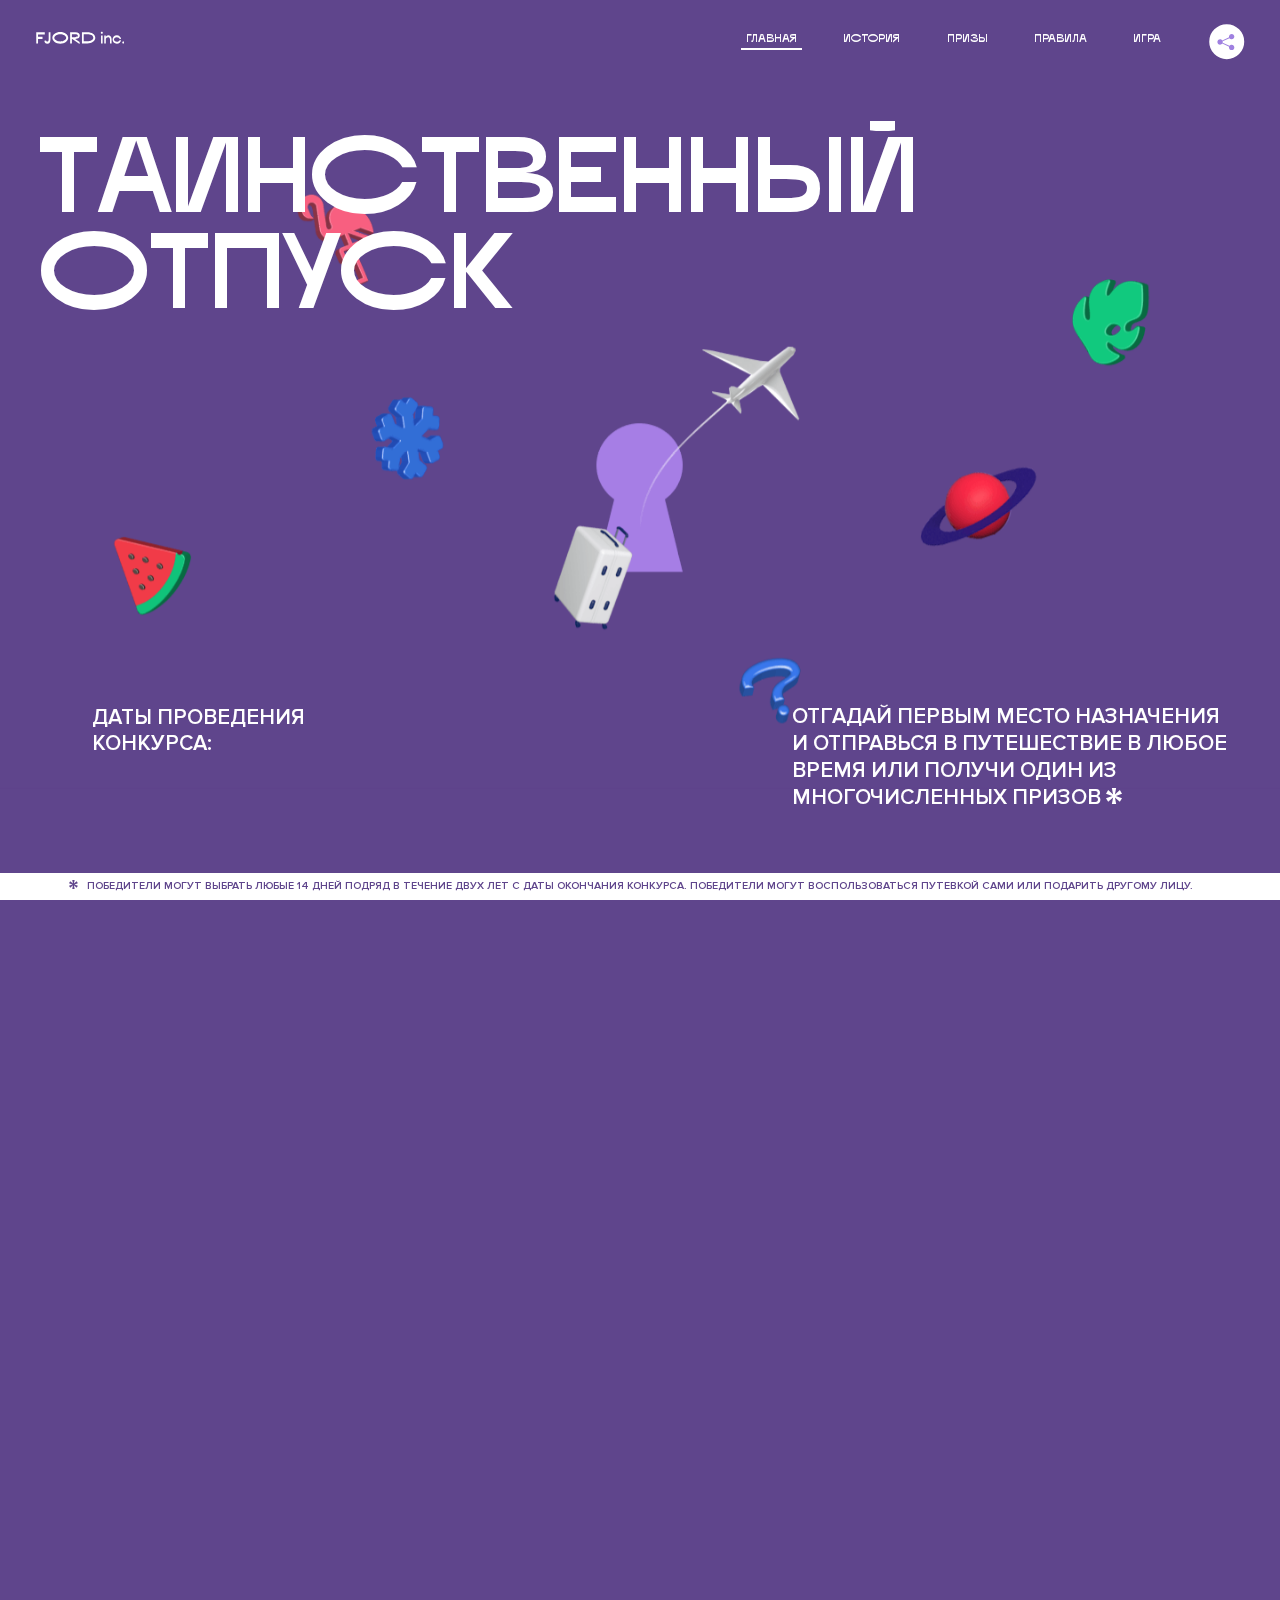
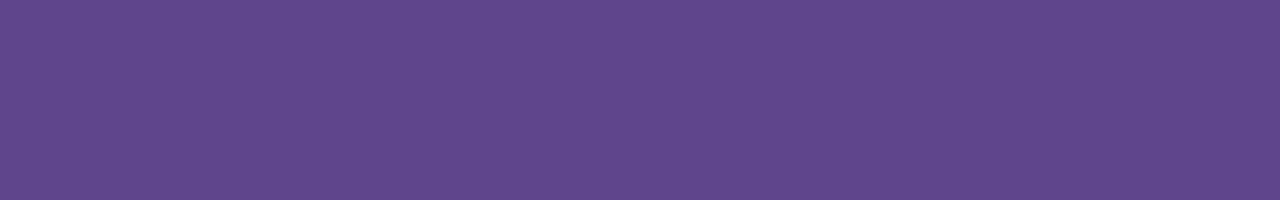
<file: 7/index.html>
<!DOCTYPE html>
<html lang="ru">
<head>
  <meta charset="UTF-8">
  <meta name="description" content="">
  <meta name="viewport" content="width=device-width, initial-scale=1.0">
  <meta http-equiv="X-UA-Compatible" content="ie=edge">
  <title>Mysterious Vacation</title>
<link href="css/style.min.css" rel="stylesheet">  <base href="https://htmlacademy-animation.github.io/1449935-magic-vacation-1/7/">
</head>
<body>

  <header class="page-header js-header">
    <div class="page-header__wrapper">
      <a href="#" class="page-header__logo" aria-label="Перейти на страницу FJORD.Inc">
        <svg width="100" height="15" viewBox="0 0 100 15" fill="none" xmlns="http://www.w3.org/2000/svg">
          <path d="M0.26 1.4V14H2.276V8.906H7.334V6.44H2.276V3.848H9.872V1.4H0.26ZM12.733 14.36C15.127 14.36 16.243 12.65 16.243 9.5V1.4H14.263V8.96C14.263 11.21 13.723 11.876 12.733 11.876C11.833 11.876 11.473 11.3 11.347 10.58L9.36702 10.94C9.63702 13.046 10.663 14.36 12.733 14.36ZM18.3918 7.7C18.3918 11.372 22.3878 14.36 27.3198 14.36C32.2518 14.36 36.2478 11.372 36.2478 7.7C36.2478 4.028 32.2518 1.04 27.3198 1.04C22.3878 1.04 18.3918 4.028 18.3918 7.7ZM20.6058 7.7C20.6058 5.378 23.6118 3.524 27.3198 3.524C30.9918 3.524 33.9798 5.378 33.9798 7.7C33.9798 10.004 30.9918 11.858 27.3198 11.858C23.6118 11.858 20.6058 10.004 20.6058 7.7ZM40.403 14V8.906H40.799L49.079 14.702V12.38L44.039 8.906H44.201C47.999 8.906 49.277 7.304 49.277 5.162C49.277 3.092 47.999 1.4 44.201 1.4H38.387V14H40.403ZM43.535 3.722C45.785 3.722 47.045 4.136 47.045 5.432C47.045 6.764 45.785 7.034 43.535 7.034H40.403V3.722H43.535ZM51.6936 1.382V14H57.8676C62.7456 14 66.7236 11.534 66.7236 7.7C66.7236 3.848 62.7456 1.382 57.8676 1.382H51.6936ZM53.7096 11.624V3.722H57.5436C61.5396 3.722 64.4916 5.018 64.4916 7.7C64.4916 10.238 61.5396 11.624 57.5436 11.624H53.7096ZM73.1832 14.018H74.9832V5H73.1832V14.018ZM72.9132 1.976C72.9132 2.57 73.3992 3.092 74.0832 3.092C74.7492 3.092 75.2352 2.57 75.2352 1.976C75.2352 1.382 74.7672 0.805999 74.0832 0.805999C73.3812 0.805999 72.9132 1.382 72.9132 1.976ZM76.7867 14H78.5687V9.104C78.7487 8.006 79.5947 6.962 81.0887 6.962C82.1147 6.962 83.2667 7.448 83.2667 9.554V14H85.0487V9.014C85.0487 6.152 83.2307 4.73 81.3587 4.73C79.9187 4.73 79.0727 5.558 78.5687 6.854V5H76.7867V14ZM90.9898 14.27C93.5098 14.27 95.3818 12.506 95.7238 10.328H94.0498C93.7258 11.3 92.6998 12.02 90.9898 12.02C88.8478 12.02 87.7678 10.922 87.7678 9.59C87.7678 8.24 88.8478 6.962 90.9898 6.962C92.7538 6.962 93.7978 7.844 94.0858 8.924H95.7418C95.4358 6.71 93.6178 4.73 90.9898 4.73C88.0918 4.73 86.1298 7.124 86.1298 9.59C86.1298 12.074 88.1278 14.27 90.9898 14.27ZM97.0693 12.938C97.0693 13.658 97.5553 14.144 98.2753 14.144C98.9953 14.144 99.4813 13.658 99.4813 12.938C99.4813 12.2 98.9953 11.714 98.2753 11.714C97.5553 11.714 97.0693 12.2 97.0693 12.938Z" fill="currentColor"></path>
        </svg>
      </a>
      <button class="page-header__toggler js-menu-toggler" type="button" aria-label="Управление мобильным меню"><span>Меню</span></button>
      <nav class="page-header__nav">
        <div class="page-header__menu js-menu" id="menu">
          <ul>
            <li>
              <a class="js-menu-link active" href="#top" data-href="top">главная</a>
            </li>
            <li>
              <a class="js-menu-link" href="#story" data-href="story">история</a>
            </li>
            <li>
              <a class="js-menu-link" href="#prizes" data-href="prizes">призы</a>
            </li>
            <li>
              <a class="js-menu-link" href="#rules" data-href="rules">правила</a>
            </li>
            <li>
              <a class="js-menu-link" href="#game" data-href="game">игра</a>
            </li>
          </ul>
        </div>
        <div class="page-header__social">
          <div class="social-block js-social-block">
            <button class="social-block__toggler" aria-label="Управлять блоком с социальными кнопками">
              <svg width="26" height="22" viewBox="0 0 27 22" fill="none" xmlns="http://www.w3.org/2000/svg">
                <path d="M19.6721 7.43664C21.6273 7.43664 23.213 5.85095 23.213 3.89566C23.213 1.94037 21.6273 0.354675 19.6721 0.354675C17.7168 0.354675 16.1311 1.94037 16.1311 3.89566C16.1311 4.19968 16.1728 4.49178 16.2458 4.77345L7.21751 8.95527C6.57519 8.05214 5.52303 7.46049 4.33078 7.46049C2.37549 7.46049 0.789795 9.04618 0.789795 11.0015C0.789795 12.9568 2.37549 14.5425 4.33078 14.5425C5.52303 14.5425 6.57668 13.9508 7.21751 13.0477L16.2458 17.2295C16.1743 17.5112 16.1311 17.8033 16.1311 18.1073C16.1311 20.0626 17.7168 21.6483 19.6721 21.6483C21.6273 21.6483 23.213 20.0626 23.213 18.1073C23.213 16.152 21.6273 14.5663 19.6721 14.5663C18.4798 14.5663 17.4262 15.158 16.7853 16.0611L7.75701 11.8793C7.82854 11.5976 7.87176 11.3055 7.87176 11.0015C7.87176 10.6974 7.83003 10.4053 7.75701 10.1237L16.7853 5.94186C17.4262 6.84499 18.4783 7.43664 19.6721 7.43664Z" fill="currentColor"></path>
              </svg>
            </button>
            <ul class="social-block__list">
              <li>
                <a class="social-block__link social-block__link--fb" href="#" aria-label="Мы на Facebook">
                  <svg width="8" height="17" viewBox="0 0 8 17" fill="none" xmlns="http://www.w3.org/2000/svg">
                    <path d="M4.24646 16.9899H1.09275L1.05793 8.49828H0V5.30707H1.05793V3.81124C1.05793 1.42084 2.57654 0 5.21735 0H7.41758V3.18585H5.30841C4.28262 3.18585 4.2478 3.48582 4.2478 4.24914V5.30707H7.42964L7.16716 8.49828H4.2478V16.9899H4.24646Z" fill="currentColor"></path>
                  </svg>
                </a>
              </li>
              <li>
                <a class="social-block__link social-block__link--insta" href="#" aria-label="Мы в Instagram">
                  <svg width="15" height="15" viewBox="0 0 15 15" fill="none" xmlns="http://www.w3.org/2000/svg">
                    <path d="M11.0197 0H4.19806C2.14246 0 0.471191 1.66993 0.471191 3.72285V10.5499C0.471191 12.6082 2.14112 14.2727 4.19806 14.2727H11.0197C13.0753 14.2727 14.7466 12.6082 14.7466 10.5499V3.72285C14.7466 1.67127 13.0753 0 11.0197 0ZM11.0197 12.4849H4.19806C3.13076 12.4849 2.26432 11.6158 2.26432 10.5512V3.72419C2.26432 2.65956 3.13076 1.79715 4.19806 1.79715H11.0197C12.087 1.79715 12.9535 2.6609 12.9535 3.72419V10.5512C12.9535 11.6145 12.087 12.4849 11.0197 12.4849Z" fill="currentColor"></path>
                    <path d="M7.60887 3.11084C5.38989 3.11084 3.58203 4.9187 3.58203 7.14036C3.58203 9.35532 5.38989 11.1645 7.60887 11.1645C9.83053 11.1645 11.6357 9.35666 11.6357 7.14036C11.6357 4.9187 9.83053 3.11084 7.60887 3.11084ZM7.60887 9.36871C6.37551 9.36871 5.37784 8.37372 5.37784 7.14036C5.37784 5.90699 6.37551 4.90665 7.60887 4.90665C8.83822 4.90665 9.84259 5.90833 9.84259 7.14036C9.84392 8.37238 8.83822 9.36871 7.60887 9.36871Z" fill="currentColor"></path>
                    <path d="M11.3573 2.35962C10.8256 2.35962 10.3931 2.79752 10.3931 3.32381C10.3931 3.85546 10.8256 4.29336 11.3573 4.29336C11.8862 4.29336 12.3215 3.85546 12.3215 3.32381C12.3215 2.79752 11.8862 2.35962 11.3573 2.35962Z" fill="currentColor"></path>
                  </svg>
                </a>
              </li>
              <li>
                <a class="social-block__link social-block__link--vk" href="#" aria-label="Мы ВКонтакте">
                  <svg width="17" height="10" viewBox="0 0 17 10" fill="none" xmlns="http://www.w3.org/2000/svg">
                    <path d="M14.1234 4.9002C14.1234 4.9002 16.3623 1.72708 16.5866 0.680242C16.6595 0.312285 16.4947 0.103188 16.1069 0.103188C16.1069 0.103188 14.8193 0.103188 14.168 0.103188C13.7235 0.103188 13.5587 0.293278 13.4235 0.579768C13.4235 0.579768 12.3724 2.82553 11.0969 4.24712C10.6861 4.70333 10.4781 4.84318 10.2511 4.84318C10.0646 4.84318 9.98625 4.6911 9.98625 4.27834V0.649016C9.98625 0.147997 9.92545 0.00135496 9.5066 0.00135496H6.39628C6.15578 0.00135496 6.0085 0.134417 6.0085 0.324506C6.0085 0.801084 6.73406 0.908351 6.73406 2.20231V4.87305C6.73406 5.40529 6.70569 5.61575 6.45303 5.61575C5.78016 5.61575 4.19528 3.30618 3.30623 0.678887C3.12923 0.145282 2.93737 0 2.43475 0H0.486409C0.205373 0 0 0.190085 0 0.476576C0 0.991172 0.60666 3.40801 2.99277 6.64358C4.59927 8.8201 6.70569 10 8.60269 10C9.76196 10 10.0416 9.80312 10.0416 9.31432V7.63883C10.0416 7.22607 10.2065 7.04956 10.4429 7.04956C10.7078 7.04956 11.1847 7.13238 12.2805 8.22268C13.5843 9.47862 13.6762 10 14.3896 10H16.5676C16.7919 10 17 9.89273 17 9.52342C17 9.02919 16.3623 8.15343 15.384 7.10659C14.9801 6.56755 14.3302 5.98914 14.1248 5.72301C13.8275 5.40801 13.9154 5.23014 14.1234 4.9002Z" fill="currentColor"></path>
                  </svg>
                </a>
              </li>
            </ul>
          </div>
        </div>
      </nav>
    </div>
  </header>

  <main class="page-content">

    <section class="animation-screen"></section>

    <section class="screen screen--hidden screen--intro" id="top">
      <div class="screen__wrapper">
        <div class="intro">
          <h1 class="intro__title">Таинственный отпуск</h1>
          <div class="intro__content">
            <div class="intro__info">
              <p class="intro__label">Даты проведения конкурса:</p>
              <p class="intro__date">01 — 31.05 / 2020</p>
            </div>
            <div class="intro__message">
              <p>
                Отгадай первым место назначения и&nbsp;отправься в&nbsp;путешествие в&nbsp;любое время или получи один из многочисленных призов
                <svg width="16" height="16" viewBox="0 0 10 10" fill="none" xmlns="http://www.w3.org/2000/svg">
                  <path d="M0 6.35337L3.90271 4.99012L0 3.64663L1.34615 1.32374L4.44287 4.01073L3.67364 0H6.34615L5.57692 4.01073L8.65385 1.32374L10 3.64663L6.13405 4.99012L10 6.35337L8.65385 8.65651L5.57692 5.98927L6.34615 10H3.67364L4.44287 5.96952L1.34615 8.65651L0 6.35337Z" fill="currentColor"></path>
                </svg>
              </p>
            </div>
          </div>
        </div>
      </div>
      <div class="screen__footer js-footer">
        <button class="screen__footer-enlarge js-footer-toggler" type="button" aria-label="Показать сообщение">
          <svg width="10" height="10" viewBox="0 0 10 10" fill="none" xmlns="http://www.w3.org/2000/svg">
            <path d="M0 6.35337L3.90271 4.99012L0 3.64663L1.34615 1.32374L4.44287 4.01073L3.67364 0H6.34615L5.57692 4.01073L8.65385 1.32374L10 3.64663L6.13405 4.99012L10 6.35337L8.65385 8.65651L5.57692 5.98927L6.34615 10H3.67364L4.44287 5.96952L1.34615 8.65651L0 6.35337Z" fill="currentColor"></path>
          </svg>
        </button>
        <button class="screen__footer-collapse js-footer-toggler" type="button" aria-label="Скрыть сообщение">
          <svg width="13" height="13" viewBox="0 0 13 13" fill="none" xmlns="http://www.w3.org/2000/svg">
            <line x1="12.3536" y1="0.353553" x2="0.738349" y2="11.9688" stroke="currentColor"></line>
            <line x1="0.738319" y1="0.539925" x2="12.3535" y2="12.1551" stroke="currentColor"></line>
          </svg>
        </button>
        <div class="screen__footer-wrapper">
          <div class="screen__footer-announce">
            <p class="screen__footer-label">Даты проведения конкурса:</p>
            <p class="screen__footer-date">01 — 31.05 / 2020</p>
          </div>
          <div class="screen__footer-note">
            <p>
              <svg width="10" height="10" viewBox="0 0 10 10" fill="none" xmlns="http://www.w3.org/2000/svg">
                <path d="M0 6.35337L3.90271 4.99012L0 3.64663L1.34615 1.32374L4.44287 4.01073L3.67364 0H6.34615L5.57692 4.01073L8.65385 1.32374L10 3.64663L6.13405 4.99012L10 6.35337L8.65385 8.65651L5.57692 5.98927L6.34615 10H3.67364L4.44287 5.96952L1.34615 8.65651L0 6.35337Z" fill="currentColor"></path>
              </svg>
              <span>Победители могут выбрать любые 14 дней подряд в&nbsp;течение двух лет с&nbsp;даты окончания конкурса. Победители могут воспользоваться путевкой сами или подарить другому лицу.</span>
            </p>
          </div>
        </div>
      </div>
    </section>

    <section class="screen screen--hidden screen--story" id="story">

      <div class="slider swiper-container js-slider">

        <div class="swiper-wrapper">

          <div class="slider__item swiper-slide">
            <h2 class="slider__item-title">История</h2>
            <p class="slider__item-text">Джеймс Таргет был основателем компании &laquo;Fjord Inc.&raquo;. С&nbsp;1965 года &laquo;Fjord Inc.&raquo; прославилась надёжными и&nbsp;удобными чемоданами и&nbsp;аксессуарами для туристов.</p>
          </div>

          <div class="slider__item swiper-slide">
            <p class="slider__item-text">Когда Джеймсу было 7&nbsp;лет, в&nbsp;их&nbsp;доме гостил дядюшка и&nbsp;развлекал детей рассказами о&nbsp;своей поездке в&nbsp;место, показавшееся малышу Таргету невероятным. Тогда Джеймс решил, что однажды посетит его, но&nbsp;не&nbsp;будет рассказывать о&nbsp;мечте, пока не&nbsp;осуществит.</p>
          </div>

          <div class="slider__item swiper-slide">
            <p class="slider__item-text">Джеймс Таргет стал увлеченным путешественником. Он&nbsp;посетил 5&nbsp;континентов, 126&nbsp;стран.</p>
          </div>

          <div class="slider__item swiper-slide">
            <p class="slider__item-text">Он&nbsp;сплавлялся по&nbsp;Амазонке и&nbsp;погружался в&nbsp;пещеры Франции, медитировал в&nbsp;горах Тибета и&nbsp;пожимал руку вождя племени Акугауа.</p>
          </div>

          <div class="slider__item swiper-slide">
            <p class="slider__item-text">Из&nbsp;своих поездок Джеймс Таргет привозил идеи, как сделать свои чемоданы &laquo;Fjord Inc.&raquo; удобными и&nbsp;приспособленными к&nbsp;разным дорожным условиям.</p>
          </div>

          <div class="slider__item swiper-slide">
            <p class="slider__item-text">Всё это время Джеймс не&nbsp;оставлял идею поездки своей мечты. Однако, как только он&nbsp;брался за&nbsp;планирование, возникали препятствия, не&nbsp;позволяющие отправиться туда.</p>
          </div>

          <div class="slider__item swiper-slide">
            <p class="slider__item-text">В&nbsp;возрасте 67&nbsp;лет Джеймс Таргет попал под лавину и&nbsp;погиб. В&nbsp;своём завещании он&nbsp;поручил отправить в&nbsp;заветное путешествие трёх смельчаков, единых с&nbsp;ним духом.</p>
          </div>

          <div class="slider__item swiper-slide">
            <p class="slider__item-text">Тех, кто сможет узнать таинственное место, задавая вопросы специально обученному ИИ&nbsp;&laquo;Соне&raquo;, ждет фантастическое путешествие.</p>
          </div>
        </div>
        <div class="slider__controls">
          <button class="slider__control slider__control--prev js-control-prev" type="button" aria-label="Показать предыдущую историю">
            <svg width="12" height="22" viewBox="0 0 12 22" fill="none" xmlns="http://www.w3.org/2000/svg">
              <path d="M11 1L1 11L11 21" stroke="currentColor" stroke-width="2" stroke-linejoin="round"></path>
            </svg>
          </button>
          <button class="slider__control slider__control--next js-control-next" type="button" aria-label="Показать следующую историю">
            <svg width="12" height="22" viewBox="0 0 12 22" fill="none" xmlns="http://www.w3.org/2000/svg">
              <path d="M1 1L11 11L1 21" stroke="currentColor" stroke-width="2" stroke-linejoin="round"></path>
            </svg>
          </button>
        </div>
        <div class="slider__pagination swiper-pagination"></div>
      </div>
    </section>

    <div class="sliding-overlay"></div>

    <section class="screen screen--hidden screen--prizes" id="prizes">
      <div class="screen__wrapper">
        <div class="prizes">
          <h2 class="prizes__title">ПРизы</h2>
          <div class="prizes__lead">
            <p>Найди ответ и&nbsp;получи один из&nbsp;призов:</p>
          </div>
          <ul class="prizes__list">
            <li class="prizes__item prizes__item--journeys">
              <div class="prizes__icon">
                <img class="prizes__icon-mob" src="img/prize1-mob.svg" alt="">
                <svg viewBox="0 0 350 330" version="1.1" width="350" height="330" opacity="0" xmlns="http://www.w3.org/2000/svg">
                  <style>
                    #baloon__basket,
                    #baloon__ficus {
                      transform-box: fill-box;
                    }
                  </style>

                  <animate id="baloon_entry_animation" attributeName="opacity" from="0" to="1" begin="indefinite" dur="0.3s" fill="freeze"></animate>

                  <!-- baloon -->
                  <g id="baloon__baloon">
                    <animate id="baloon_disapear" attributeName="opacity" from="1" to="0" begin="baloon_entry_animation.begin+2.35s" dur="0.3s" fill="freeze"></animate>

                    <!-- корзина -->
                    <g id="baloon__basket" transform-box="fill-box" transform-origin="left top">
                      <animateTransform attributeName="transform" type="scale" values="1 1; 1 0.7; 1 1" begin="baloon_entry_animation.begin" dur="2s" repeatCount="indefinite"></animateTransform>
                      <animateTransform attributeName="transform" type="skewX" values="0; 5; 0;" begin="baloon_entry_animation.begin" dur="2s" repeatCount="indefinite" additive="sum"></animateTransform>
                      <path d="m 175.44,249.28 h 48.36 a 13.27,13.27 0 0 0 13,-10.65 l 3.74,-18.32 h -68.18 v 25.89 a 3.09,3.09 0 0 0 3.08,3.08 z" fill="none" stroke="#ffffff" stroke-linecap="round" stroke-linejoin="round" stroke-width="2"></path>
                      <path d="m 235.79,241.69 h -9.22 a 8.31,8.31 0 0 1 -8.28,-8.31 v -13.07" fill="none" stroke="#ffffff" stroke-linecap="round" stroke-miterlimit="10" stroke-width="2"></path>
                      <path d="m 204.25,231.88 h -2.05 a 3.45,3.45 0 0 0 -3.43,3.45 v 2.92 a 3.45,3.45 0 0 0 3.43,3.45 h 2.05 a 3.45,3.45 0 0 0 3.43,-3.45 v -2.92 a 3.44,3.44 0 0 0 -3.43,-3.45 z" fill="none" stroke="#ffffff" stroke-linecap="round" stroke-linejoin="round" stroke-width="2">
                        <set attributeName="visibility" from="visible" to="hidden" begin="baloon_entry_animation.begin+2s" id="baloon__window_disapear"></set>
                      </path>
                      <path d="m 185.64,231.88 h -2.05 a 3.45,3.45 0 0 0 -3.43,3.45 v 2.92 a 3.45,3.45 0 0 0 3.43,3.45 h 2.05 a 3.45,3.45 0 0 0 3.43,-3.45 v -2.92 a 3.45,3.45 0 0 0 -3.43,-3.45 z" fill="none" stroke="#ffffff" stroke-linecap="round" stroke-linejoin="round" stroke-width="2"></path>
                    </g>

                    <g id="baloon__bottom_tail_2" transform="translate(0,4)">
                      <animateTransform attributeName="transform" type="translate" values="0 3; 0 -2; 0 3" begin="baloon_entry_animation.begin" dur="2s" repeatCount="indefinite"></animateTransform>
                      <path d="m 123.23,207.39 h 9.16 a 3.29,3.29 0 0 0 3.29,-3.3 v -5.71 a 3.29,3.29 0 0 0 -3.29,-3.3 h -16.82 a 1.32,1.32 0 0 0 -1.32,1.32 v 2 a 9,9 0 0 0 9,9" fill="#068e4d"></path>
                      <path d="m 123.23,207.39 h 9.16 a 3.29,3.29 0 0 0 3.29,-3.3 v -5.71 a 3.29,3.29 0 0 0 -3.29,-3.3 h -16.82 a 1.32,1.32 0 0 0 -1.32,1.32 v 2 a 9,9 0 0 0 8.98,8.99 z" fill="none" stroke="#ffffff" stroke-linecap="round" stroke-linejoin="round" stroke-width="2"></path>
                    </g>
                    <g id="baloon__top_tail_2" transform="translate(0,4)">
                      <animateTransform attributeName="transform" type="translate" values="0 3; 0 -2; 0 3" begin="baloon_entry_animation.begin" dur="2s" repeatCount="indefinite"></animateTransform>
                      <path d="m 123.23,173.34 h 9.16 a 3.29,3.29 0 0 1 3.29,3.3 v 5.71 a 3.29,3.29 0 0 1 -3.29,3.3 h -16.82 a 1.32,1.32 0 0 1 -1.32,-1.32 v -2 a 9,9 0 0 1 9,-9" fill="#068e4d"></path>
                      <path d="m 123.23,173.34 h 9.16 a 3.29,3.29 0 0 1 3.29,3.3 v 5.71 a 3.29,3.29 0 0 1 -3.29,3.3 h -16.82 a 1.32,1.32 0 0 1 -1.32,-1.32 v -2 a 9,9 0 0 1 8.98,-8.99 z" fill="none" stroke="#ffffff" stroke-linecap="round" stroke-linejoin="round" stroke-width="2"></path>
                    </g>
                    <g id="baloon__hull">
                      <path d="m 205,227.08 c 43.38,0 74.86,-15.55 74.86,-37 0,-21.45 -31.48,-37 -74.86,-37 -27.94,0 -55.36,13.53 -73.46,24.87 a 14.3,14.3 0 0 0 0,24.21 c 18.09,11.33 45.52,24.87 73.46,24.87" fill="#068e4d"></path>
                      <path d="m 205,227.08 c 43.38,0 74.86,-15.55 74.86,-37 0,-21.45 -31.48,-37 -74.86,-37 -27.94,0 -55.36,13.53 -73.46,24.87 a 14.3,14.3 0 0 0 0,24.21 c 18.09,11.38 45.52,24.92 73.46,24.92 z" fill="none" stroke="#ffffff" stroke-width="2"></path>
                      <path d="m 126.11,190.43 c -0.16616,-4.62132 2.14832,-8.97956 6.07,-11.43 16.74,-10.5 44.58,-24.68 72.81,-24.68 44.81,0 73.64,16 73.64,35.75 v 0.37" fill="#36e69a"></path>
                      <path d="m 132.18,195.12 c 16.74,4.27 44.58,10 72.81,10 44.14,0 72.75,-6.32 73.6,-14.18 -0.86,19.34 -29.45,34.86 -73.6,34.86 -28.23,0 -56.07,-14.19 -72.81,-24.68 a 12.88,12.88 0 0 1 -6,-10.18 c 0.26,1.61 2.26,3.18 6,4.14" fill="#068e4d"></path>
                      <path fill="#25b774">
                        <animate attributeName="d" begin="baloon_entry_animation.begin" dur="2s" repeatCount="indefinite" values="
                                        M 132.18 186.12 C 148.92 181.85 176.76 176.12 204.99 176.12 C 227.255 176.12 245.57 177.727 258.363 180.329 C 271.155 182.93 278.425 186.525 278.6 190.5 C 278.6 190.67 278.6 190.84 278.6 191.01 C 277.75 198.87 249.15 205.18 205 205.18 C 176.77 205.18 148.93 199.42 132.19 195.18 C 128.4 194.18 126.4 192.65 126.19 191.05 L 126.19 190.54 C 126.32 188.85 128.34 187.18 132.29 186.17;
                                        M 132.83 187.291 C 146.645 186.306 181.242 183.91 204.964 183.887 C 226.297 183.867 244.393 183.517 256.915 184.18 C 269.609 184.853 277.44 186.619 278.47 190.525 C 278.506 190.691 278.542 190.857 278.578 191.023 C 279.348 198.325 252.031 212.836 205.021 212.938 C 174.655 213.004 147.687 203.638 131.22 196.21 C 127.601 194.535 125.915 192.629 126.014 191.023 L 126.112 190.523 C 126.567 188.884 128.876 187.652 132.929 187.36;
                                        M 132.18 186.12 C 148.92 181.85 176.76 176.12 204.99 176.12 C 227.255 176.12 245.57 177.727 258.363 180.329 C 271.155 182.93 278.425 186.525 278.6 190.5 C 278.6 190.67 278.6 190.84 278.6 191.01 C 277.75 198.87 249.15 205.18 205 205.18 C 176.77 205.18 148.93 199.42 132.19 195.18 C 128.4 194.18 126.4 192.65 126.19 191.05 L 126.19 190.54 C 126.32 188.85 128.34 187.18 132.29 186.17"></animate>
                      </path>
                    </g>
                    <g id="baloon__bottom_tail_1">
                      <animateTransform attributeName="transform" type="translate" values="0 -1; 0 4; 0 -1" begin="baloon_entry_animation.begin" dur="2s" repeatCount="indefinite"></animateTransform>
                      <path d="m 123.23,207.39 h 9.16 a 3.29,3.29 0 0 0 3.29,-3.3 v -5.71 a 3.29,3.29 0 0 0 -3.29,-3.3 h -16.82 a 1.32,1.32 0 0 0 -1.32,1.32 v 2 a 9,9 0 0 0 9,9" fill="#068e4d"></path>
                      <path d="m 123.23,207.39 h 9.16 a 3.29,3.29 0 0 0 3.29,-3.3 v -5.71 a 3.29,3.29 0 0 0 -3.29,-3.3 h -16.82 a 1.32,1.32 0 0 0 -1.32,1.32 v 2 a 9,9 0 0 0 8.98,8.99 z" fill="none" stroke="#ffffff" stroke-linecap="round" stroke-linejoin="round" stroke-width="2"></path>
                    </g>
                    <g id="baloon__top_tail_1">
                      <animateTransform attributeName="transform" type="translate" values="0 -1; 0 4; 0 -1" begin="baloon_entry_animation.begin" dur="2s" repeatCount="indefinite"></animateTransform>
                      <path d="m 123.23,173.34 h 9.16 a 3.29,3.29 0 0 1 3.29,3.3 v 5.71 a 3.29,3.29 0 0 1 -3.29,3.3 h -16.82 a 1.32,1.32 0 0 1 -1.32,-1.32 v -2 a 9,9 0 0 1 9,-9" fill="#068e4d"></path>
                      <path d="m 123.23,173.34 h 9.16 a 3.29,3.29 0 0 1 3.29,3.3 v 5.71 a 3.29,3.29 0 0 1 -3.29,3.3 h -16.82 a 1.32,1.32 0 0 1 -1.32,-1.32 v -2 a 9,9 0 0 1 8.98,-8.99 z" fill="none" stroke="#ffffff" stroke-linecap="round" stroke-linejoin="round" stroke-width="2"></path>
                    </g>

                    <g id="baloon__wind-behind-group">
                      <line x1="106.25" y1="179.49001" x2="84.050003" y2="179.49001" fill="none" stroke="#ffffff" stroke-linecap="round" stroke-miterlimit="10" stroke-width="2" id="line20" transform-origin="107.25 0">
                        <animateTransform attributeName="transform" type="scale" values="1 1; 0.8 1; 1 1; 0.9 1; 1 1" begin="baloon_entry_animation.begin" dur="0.4s" repeatCount="indefinite"></animateTransform>
                      </line>

                      <line x1="106.25" y1="190.98" x2="68.769997" y2="190.98" fill="none" stroke="#ffffff" stroke-linecap="round" stroke-miterlimit="10" stroke-width="2" transform-origin="107.25 0">
                        <animateTransform attributeName="transform" type="scale" values="1 1; 0.97 1; 1 1; 0.93 1; 1 1" begin="baloon_entry_animation.begin" dur="0.35s" repeatCount="indefinite"></animateTransform>
                      </line>

                      <line x1="106.25" y1="201.23" x2="84.050003" y2="201.23" fill="none" stroke="#ffffff" stroke-linecap="round" stroke-miterlimit="10" stroke-width="2" transform-origin="107.25 0">
                        <animateTransform attributeName="transform" type="scale" values="0.8 1; 1 1; 0.9 1; 1 1; 0.8 1" begin="baloon_entry_animation.begin" dur="0.4s" repeatCount="indefinite"></animateTransform>
                      </line>
                    </g>
                  </g>

                  <!-- облака -->
                  <g id="baloon__cloud_1">
                    <animate attributeName="opacity" values="0; 1; 1; 0" keyTimes="0; 0.2; 0.8; 1" begin="baloon_entry_animation.begin" dur="2s" fill="freeze"></animate>
                    <line x1="68.949997" y1="107.8" x2="131.86" y2="107.8" fill="none" stroke="#ffffff" stroke-linecap="round" stroke-miterlimit="10" stroke-width="2">
                      <animateTransform attributeName="transform" type="translate" values="216, 0; 0, 0" begin="baloon_entry_animation.begin" dur="2s" fill="freeze"></animateTransform>
                    </line>
                    <g>
                      <path d="m 41.77,97.54 h 35.29 a 12.4,12.4 0 1 1 24.8,0 h 17.93" fill="none" stroke="#ffffff" stroke-linecap="round" stroke-miterlimit="10" stroke-width="2"></path>
                      <animateTransform attributeName="transform" type="translate" values="224, 0; 0, 0" begin="baloon_entry_animation.begin" dur="2s" fill="freeze"></animateTransform>
                    </g>
                  </g>

                  <g id="baloon__cloud_2" visibility="hidden">
                    <animate id="baloon__cloud2_anim" attributeName="opacity" values="0; 1; 1; 0" keyTimes="0; 0.3; 0.7; 1" begin="baloon_entry_animation.begin+1.8s" dur="1.35s" fill="freeze"></animate>
                    <set attributeName="visibility" from="hidden" to="visible" begin="baloon__cloud2_anim.begin"></set>
                    <line x1="258.95999" y1="93.190002" x2="298.73999" y2="93.190002" fill="none" stroke="#ffffff" stroke-linecap="round" stroke-miterlimit="10" stroke-width="2">
                      <animateTransform attributeName="transform" type="translate" values="30, 0; -160, 0" begin="baloon__cloud2_anim.begin" dur="2s" repeatCount="indefinite"></animateTransform>
                    </line>
                    <g>
                      <animateTransform attributeName="transform" type="translate" values="35, 0; -170, 0" begin="baloon__cloud2_anim.begin" dur="2s" repeatCount="indefinite"></animateTransform>
                      <path d="m 278.75,82.91 h -27.36 a 12.4,12.4 0 1 0 -24.8,0 h -17.94" fill="none" stroke="#ffffff" stroke-linecap="round" stroke-miterlimit="10" stroke-width="2"></path>
                      <line x1="287.01001" y1="82.910004" x2="309.20999" y2="82.910004" fill="none" stroke="#ffffff" stroke-linecap="round" stroke-miterlimit="10" stroke-width="2"></line>
                    </g>
                  </g>

                  <!-- Горы -->
                  <g id="baloon__mountains-group">
                    <path d="m 289.94,327.88 h -45.06 l -32.08,-31.3 a 1.89,1.89 0 0 0 -2.44,0 l -10.2,10.23 a 1.72,1.72 0 0 1 -2.25,0 l -19,-20.17 a 2.4,2.4 0 0 0 -3.1,0 l -26.42,25.64 a 1.71,1.71 0 0 1 -2.25,0 l -2.63,-2.92 a 1.71,1.71 0 0 0 -2.31,0 L 124.63,329 H 80.78" fill="none" stroke="#ffffff" stroke-linecap="round" stroke-miterlimit="10" stroke-width="2" id="baloon__mountains">
                      <animate attributeName="d" begin="baloon_entry_animation.begin+2.5s" dur="0.25s" fill="freeze" from="M 289.94 327.88 L 244.88 327.88 L 212.8 296.58 C 212.459 296.292 212.027 296.134 211.58 296.134 C 211.133 296.134 210.701 296.292 210.36 296.58 L 200.16 306.81 C 199.848 307.08 199.448 307.229 199.035 307.229 C 198.622 307.229 198.222 307.08 197.91 306.81 L 178.91 286.64 C 178.477 286.274 177.927 286.072 177.36 286.072 C 176.793 286.072 176.243 286.274 175.81 286.64 L 149.39 312.28 C 149.079 312.552 148.679 312.702 148.265 312.702 C 147.851 312.702 147.451 312.552 147.14 312.28 L 144.51 309.36 C 144.195 309.071 143.782 308.911 143.355 308.911 C 142.928 308.911 142.515 309.071 142.2 309.36 L 124.63 329 L 80.78 329" to="M 289.94 329 L 244.88 329 L 212.8 329 C 212.393 329 211.987 329 211.58 329 C 211.173 329 210.767 329 210.36 329 L 200.16 329 C 199.41 329 198.66 329 197.91 329 C 191.577 329 185.243 329 178.91 329 L 178.135 329 C 177.877 329 177.618 329 177.36 329 C 177.102 329 176.843 329 176.585 329 L 175.81 329 C 167.003 329 158.197 329 149.39 329 C 148.64 329 147.89 329 147.14 329 L 144.51 329 C 144.125 329 143.74 329 143.355 329 C 142.97 329 142.585 329 142.2 329 L 124.63 329 L 80.78 329"></animate>
                    </path>
                    <path d="m 289.94,328 h -89.79 c -0.86,0 -1.56,0 -2.25,0 h -19 c -1.5,0 -2.23,0 -3.1,0 h -32.3 c -1.09,0 -1.66,0 -2.31,0 H 80.78" fill="none" stroke="#ffffff" stroke-linecap="round" stroke-miterlimit="10" stroke-width="2" id="baloon__flat"></path>
                  </g>

                  <!-- иллюминатор переход -->
                  <path d="m 204.25,231.88 h -2.05 a 3.45,3.45 0 0 0 -3.43,3.45 v 2.92 a 3.45,3.45 0 0 0 3.43,3.45 h 2.05 a 3.45,3.45 0 0 0 3.43,-3.45 v -2.92 a 3.44,3.44 0 0 0 -3.43,-3.45 z" fill="none" stroke="#ffffff" stroke-linecap="round" stroke-linejoin="round" stroke-width="2" visibility="hidden">
                    <set attributeName="visibility" from="hidden" to="visible" begin="baloon__window_disapear.begin"></set>

                    <animate attributeName="d" begin="baloon__window_disapear.begin" dur="0.35s" fill="freeze" from="M 206.677 240.682 C 207.319 240.036 207.68 239.161 207.68 238.25 C 207.68 237.277 207.68 236.303 207.68 235.33 C 207.682 234.726 207.525 234.132 207.224 233.609 C 206.924 233.085 206.491 232.649 205.969 232.346 C 205.447 232.042 204.854 231.882 204.25 231.88 C 204.25 231.88 204.25 231.88 204.25 231.88 L 202.2 231.88 C 201.289 231.885 200.416 232.251 199.773 232.898 C 199.131 233.544 198.77 234.419 198.77 235.33 L 198.77 238.25 C 198.77 239.161 199.131 240.036 199.773 240.682 C 200.416 241.329 201.289 241.695 202.2 241.7 C 202.883 241.7 203.567 241.7 204.25 241.7 C 205.161 241.695 206.034 241.329 206.677 240.682" to="M 275 225.43 C 269.29 225.43 263.58 225.43 257.87 225.43 C 253.221 225.409 248.765 223.547 245.484 220.254 C 242.202 216.961 240.355 212.499 240.35 207.85 C 240.35 195.233 240.35 182.617 240.35 170 C 240.355 165.351 242.202 160.889 245.484 157.596 C 248.765 154.303 253.221 152.441 257.87 152.42 L 275 152.42 C 279.647 152.444 284.1 154.307 287.38 157.6 C 290.659 160.892 292.505 165.353 292.51 170 L 292.51 188.915 C 292.51 195.22 292.51 201.525 292.51 207.83 C 292.507 212.48 290.663 216.944 287.384 220.24 C 284.105 223.537 279.65 225.404 275 225.43 C 275 225.43 275 225.43 275 225.43"></animate>

                    <set attributeName="visibility" from="visible" to="hidden" begin="baloon__window_disapear.end"></set>
                  </path>

                  <path d="M 275,225.43 H 257.87 A 17.6,17.6 0 0 1 240.35,207.85 V 170 a 17.6,17.6 0 0 1 17.52,-17.58 H 275 A 17.6,17.6 0 0 1 292.51,170 v 37.83 A 17.61,17.61 0 0 1 275,225.43 Z" fill="none" id="baloon__window-path"></path>

                  <clipPath id="baloon__window-clip">
                    <use href="#baloon__window-path"></use>
                  </clipPath>

                  <!-- иллюминатор -->
                  <g id="baloon__window" visibility="hidden">
                    <set id="baloon__window-appearance" attributeName="visibility" from="hidden" to="visible" begin="baloon__window_disapear.begin+0.35s"></set>

                    <!-- сам иллюминатор -->
                    <use href="#baloon__window-path" stroke="#ffffff" stroke-width="2"></use>

                    <!-- облака внутри иллюминатора -->
                    <g clip-path="url(#baloon__window-clip)" id="baloon__clouds-inside">
                      <g>
                        <animateTransform attributeName="transform" type="translate" values="294 160; -30, 160" begin="baloon__window_disapear.begin+0.35s" dur="3s" repeatCount="indefinite"></animateTransform>
                        <line x1="28.18" y1="38.34" x2="91.089996" y2="38.34" fill="none" stroke="#ffffff" stroke-linecap="round" stroke-miterlimit="10" stroke-width="2"></line>
                        <path d="m 41.77,97.54 h 35.29 a 12.4,12.4 0 1 1 24.8,0 h 17.93" transform="translate(-40.77,-69.46)" fill="none" stroke="#ffffff" stroke-linecap="round" stroke-miterlimit="10" stroke-width="2"></path>
                        <line x1="218.19" y1="23.719999" x2="257.97" y2="23.719999" fill="none" stroke="#ffffff" stroke-linecap="round" stroke-miterlimit="10" stroke-width="2"></line>
                        <path d="m 278.75,82.91 h -27.36 a 12.4,12.4 0 1 0 -24.8,0 h -17.94" transform="translate(-40.77,-69.46)" fill="none" stroke="#ffffff" stroke-linecap="round" stroke-miterlimit="10" stroke-width="2"></path>
                        <line x1="246.24001" y1="13.45" x2="268.42999" y2="13.45" fill="none" stroke="#ffffff" stroke-linecap="round" stroke-miterlimit="10" stroke-width="2"></line>
                      </g>
                    </g>
                  </g>

                  <!-- лыжи -->
                  <g id="baloon__skis" transform="translate(-50,0)" opacity="0">
                    <animate attributeName="opacity" id="baloon__skis_appearance" from="0" to="1" dur="0.3s" fill="freeze" begin="baloon__chair_appearance.begin+0.2s"></animate>
                    <animateTransform attributeName="transform" type="translate" values="-50 0; 0 0" keySplines="0.3 0.3 .5 1" begin="baloon__skis_appearance.begin" dur="0.3s" fill="freeze"></animateTransform>
                    <path d="m 91.14,327.79 a 2.2,2.2 0 0 1 -2,-2.36 L 102.8,132.26 c 1.1,-15.49 -4.8,-21.92 -8.75,-24.47 a 1.35,1.35 0 0 1 0.53,-2.45 C 103,104 122.18,104 120,134.19 l -13.57,192.48 a 2.2,2.2 0 0 1 -2.35,2 z" fill="#ffffff"></path>
                    <path d="m 124.5,328.17 a 2.2,2.2 0 0 1 -2.17,-2.23 l 2.24,-193.63 c 0.19,-15.53 -6.07,-21.61 -10.16,-23.91 a 1.35,1.35 0 0 1 0.39,-2.47 c 8.36,-1.9 27.49,-3 27.15,27.28 l -2.25,192.93 a 2.2,2.2 0 0 1 -2.22,2.18 z" fill="#ffffff"></path>
                  </g>

                  <!-- кресло -->
                  <g id="baloon__chair" transform="translate(-180,0)" opacity="0">
                    <animate attributeName="opacity" id="baloon__chair_appearance" from="0" to="1" begin="baloon_entry_animation.begin+2.5s" dur="0.3s" fill="freeze"></animate>
                    <animateTransform attributeName="transform" type="translate" values="-180 0; 0 0" keySplines="0.3 0.3 .5 1" begin="baloon__chair_appearance.begin" dur="0.3s" fill="freeze"></animateTransform>
                    <path d="m 257.5,259.82 h -60.74 v -14.19 h 55.09 a 9.92,9.92 0 0 1 9.9,9.93 4.26,4.26 0 0 1 -4.25,4.25" fill="#a67ee5"></path>
                    <path d="m 257.5,259.82 h -60.74 v -14.19 h 55.09 a 9.92,9.92 0 0 1 9.9,9.93 4.26,4.26 0 0 1 -4.25,4.26 z" fill="none" stroke="#ffffff" stroke-miterlimit="10" stroke-width="2"></path>
                    <polygon points="165.19,286.72 179.16,286.72 185.47,328.31 171.5,328.31 " fill="#a67ee5"></polygon>
                    <polygon points="165.19,286.72 179.16,286.72 185.47,328.31 171.5,328.31 " fill="none" stroke="#ffffff" stroke-miterlimit="10" stroke-width="2"></polygon>
                    <polygon points="214.76,286.72 228.72,286.72 235.03,328.31 221.06,328.31 " fill="#a67ee5"></polygon>
                    <polygon points="214.76,286.72 228.72,286.72 235.03,328.31 221.06,328.31 " fill="none" stroke="#ffffff" stroke-miterlimit="10" stroke-width="2"></polygon>
                    <path d="m 281.33,272.45 h -55.89 a 5.59,5.59 0 0 1 -5.53,-4.77 l -10.86,-72.24 a 17.71,17.71 0 0 0 -12.49,-31.31 h -55.08 l -0.32,102.87 15.77,23.35 47.19,8.39 a 12.3,12.3 0 0 0 4.22,0.75 h 73 a 13.53,13.53 0 0 0 0,-27.06" fill="#a67ee5"></path>
                    <path d="m 281.33,272.45 h -55.89 a 5.59,5.59 0 0 1 -5.53,-4.77 l -10.86,-72.24 a 17.71,17.71 0 0 0 -12.49,-31.31 h -55.08 l -0.32,102.87 15.77,23.35 47.19,8.39 a 12.3,12.3 0 0 0 4.22,0.75 h 73 a 13.53,13.53 0 0 0 -0.01,-27.04 z" fill="none" stroke="#ffffff" stroke-miterlimit="10" stroke-width="2"></path>
                    <path d="m 162.42,267.69 -10.86,-72.24 a 17.71,17.71 0 1 0 -29,-13.61 18,18 0 0 0 0.79,5.25 L 138.65,289 a 12.36,12.36 0 0 0 12.21,10.54 h 73 a 13.53,13.53 0 0 0 0,-27.05 h -55.91 a 5.62,5.62 0 0 1 -5.53,-4.78" fill="#a67ee5"></path>
                    <path d="m 162.42,267.69 -10.86,-72.24 a 17.71,17.71 0 1 0 -29,-13.61 18,18 0 0 0 0.79,5.25 L 138.65,289 a 12.36,12.36 0 0 0 12.21,10.54 h 73 a 13.53,13.53 0 0 0 0,-27.05 h -55.91 a 5.62,5.62 0 0 1 -5.53,-4.8 z" fill="none" stroke="#ffffff" stroke-miterlimit="10" stroke-width="2"></path>
                    <path d="m 206.26,259.82 h -72 l -2.13,-14.19 h 68.47 a 9.92,9.92 0 0 1 9.9,9.93 4.26,4.26 0 0 1 -4.25,4.25" fill="#a67ee5"></path>
                    <path d="m 206.26,259.82 h -72 l -2.13,-14.19 h 68.47 a 9.92,9.92 0 0 1 9.9,9.93 4.26,4.26 0 0 1 -4.24,4.26 z" fill="none" stroke="#ffffff" stroke-miterlimit="10" stroke-width="2"></path>
                    <line x1="151.57001" y1="195.44" x2="209.05" y2="195.44" fill="none" stroke="#ffffff" stroke-linecap="round" stroke-miterlimit="10" stroke-width="2"></line>
                  </g>

                  <!-- Растение -->
                  <g id="baloon__ficus" transform="translate(-50,0)" opacity="0" transform-origin="right bottom">
                    <animate attributeName="opacity" id="baloon__ficus_appearance" from="0" to="1" dur="0.3s" fill="freeze" begin="baloon__chair_appearance.begin+0.1s"></animate>
                    <animateTransform attributeName="transform" type="translate" values="-50 0; 0 0" keySplines="0.3 0.3 .5 1" begin="baloon__ficus_appearance.begin" dur="0.3s" fill="freeze"></animateTransform>
                    <animateTransform attributeName="transform" type="rotate" values="0 0 0; 10 0 0; -5 0 0; 2 0 0; 0 0 0" begin="baloon__ficus_appearance.end" dur="0.5s" fill="freeze" additive="sum"></animateTransform>
                    <path d="M 79.18,194 A 131,131 0 0 1 94.77,220.9 255,255 0 0 1 74.69,197.35 259,259 0 0 1 57.62,171.47 131.72,131.72 0 0 1 79.18,194" fill="#36e69a"></path>
                    <path d="m 80.94,214.39 a 127.19,127.19 0 0 1 22.8,20.49 242.09,242.09 0 0 1 -25.84,-15.71 235.86,235.86 0 0 1 -23.42,-18.7 119.82,119.82 0 0 1 26.46,13.92" fill="#36e69a"></path>
                    <path d="m 93.66,205.48 a 258.38,258.38 0 0 0 10.08,29.39 125.63,125.63 0 0 0 -4.5,-30.52 135.9,135.9 0 0 0 -12.06,-29.44 260.33,260.33 0 0 0 6.47,30.57" fill="#36e69a"></path>
                    <path d="m 107.32,213.52 a 250.14,250.14 0 0 0 2.06,30.67 119.93,119.93 0 0 0 3.76,-30.05 131.24,131.24 0 0 0 -4,-31.36 238.1,238.1 0 0 0 -1.87,30.74" fill="#25b774"></path>
                    <path d="M 83.08,229.56 A 121.93,121.93 0 0 1 109.37,244.2 225.91,225.91 0 0 1 81.21,235 228.11,228.11 0 0 1 54.84,222.31 113.61,113.61 0 0 1 83.09,229.6" fill="#25b774"></path>
                    <path d="M 88.06,243.83 A 118.11,118.11 0 0 1 115.62,255 211,211 0 0 1 86.84,249.4 220.87,220.87 0 0 1 59.42,240.07 114,114 0 0 1 88.07,243.8" fill="#25b774"></path>
                    <path d="m 118.71,224.79 a 238,238 0 0 0 -3.1,30.25 117.11,117.11 0 0 0 8.82,-28.54 127.44,127.44 0 0 0 1.42,-31.19 213.92,213.92 0 0 0 -7.15,29.48" fill="#25b774"></path>
                    <path d="m 98.86,262 a 118.24,118.24 0 0 1 27.07,12.34 212.3,212.3 0 0 1 -28.53,-6.79 220.78,220.78 0 0 1 -27,-10.45 114.06,114.06 0 0 1 28.46,4.9" fill="#068e4d"></path>
                    <path d="m 130.27,244.29 a 236.56,236.56 0 0 0 -4.34,30.1 116.94,116.94 0 0 0 10,-28.16 127.42,127.42 0 0 0 2.71,-31.1 214.43,214.43 0 0 0 -8.36,29.16" fill="#068e4d"></path>
                    <path d="m 108.9,280.69 a 118.21,118.21 0 0 1 26.54,13.47 213.62,213.62 0 0 1 -28.23,-8 221.65,221.65 0 0 1 -26.55,-11.57 113.82,113.82 0 0 1 28.24,6.08" fill="#068e4d"></path>
                    <path d="m 141,264.26 a 236.09,236.09 0 0 0 -5.58,29.9 117.46,117.46 0 0 0 11.15,-27.73 127.2,127.2 0 0 0 4,-31 214.24,214.24 0 0 0 -9.57,28.83" fill="#068e4d"></path>
                    <path d="M 92.62,217.67 A 529.26,529.26 0 0 1 149.48,328" fill="none" stroke="#36e69a" stroke-linecap="round" stroke-linejoin="round" stroke-width="2"></path>
                  </g>
                </svg>
              </div>
              <p class="prizes__desc">
                <b>3</b>
                <span>загадочных путешествия</span>
              </p>
            </li>
            <li class="prizes__item prizes__item--cases">
              <div class="prizes__icon">
                <picture>
                  <source srcset="img/prize2-mob.svg" media="(orientation: portrait)">
                  <img src="img/prize2.svg" alt="">
                </picture>
              </div>
              <p class="prizes__desc">
                <b>7</b>
                <span>надежных чемоданов</span>
              </p>
            </li>
            <li class="prizes__item prizes__item--codes">
              <div class="prizes__icon">
                <picture>
                  <source srcset="img/prize3-mob.svg" media="(orientation: portrait)">
                  <img src="img/prize3.svg" alt="">
                </picture>
              </div>
              <p class="prizes__desc">
                <b>900</b>
                <span>
                  промокодов на&nbsp;скидку 15%
                  <svg width="10" height="10" viewBox="0 0 10 10" fill="none" xmlns="http://www.w3.org/2000/svg">
                    <path d="M0 6.35337L3.90271 4.99012L0 3.64663L1.34615 1.32374L4.44287 4.01073L3.67364 0H6.34615L5.57692 4.01073L8.65385 1.32374L10 3.64663L6.13405 4.99012L10 6.35337L8.65385 8.65651L5.57692 5.98927L6.34615 10H3.67364L4.44287 5.96952L1.34615 8.65651L0 6.35337Z" fill="currentColor"></path>
                  </svg>
                </span>
              </p>
            </li>
          </ul>
        </div>
      </div>
      <div class="screen__footer js-footer">
        <button class="screen__footer-enlarge js-footer-toggler" type="button" aria-label="Показать сообщение">
          <svg width="10" height="10" viewBox="0 0 10 10" fill="none" xmlns="http://www.w3.org/2000/svg">
            <path d="M0 6.35337L3.90271 4.99012L0 3.64663L1.34615 1.32374L4.44287 4.01073L3.67364 0H6.34615L5.57692 4.01073L8.65385 1.32374L10 3.64663L6.13405 4.99012L10 6.35337L8.65385 8.65651L5.57692 5.98927L6.34615 10H3.67364L4.44287 5.96952L1.34615 8.65651L0 6.35337Z" fill="currentColor"></path>
          </svg>
        </button>
        <button class="screen__footer-collapse js-footer-toggler" type="button" aria-label="Скрыть сообщение">
          <svg width="13" height="13" viewBox="0 0 13 13" fill="none" xmlns="http://www.w3.org/2000/svg">
            <line x1="12.3536" y1="0.353553" x2="0.738349" y2="11.9688" stroke="currentColor"></line>
            <line x1="0.738319" y1="0.539925" x2="12.3535" y2="12.1551" stroke="currentColor"></line>
          </svg>
        </button>
        <div class="screen__footer-wrapper">
          <div class="screen__footer-announce">
            <p class="screen__footer-label">Даты проведения конкурса:</p>
            <p class="screen__footer-date">01 — 31.05 / 2020</p>
          </div>
          <div class="screen__footer-note">
            <p>
              <svg width="10" height="10" viewBox="0 0 10 10" fill="none" xmlns="http://www.w3.org/2000/svg">
                <path d="M0 6.35337L3.90271 4.99012L0 3.64663L1.34615 1.32374L4.44287 4.01073L3.67364 0H6.34615L5.57692 4.01073L8.65385 1.32374L10 3.64663L6.13405 4.99012L10 6.35337L8.65385 8.65651L5.57692 5.98927L6.34615 10H3.67364L4.44287 5.96952L1.34615 8.65651L0 6.35337Z" fill="currentColor"></path>
              </svg>
              <span>Скидка&nbsp;15% на&nbsp;единоразовое приобретение путёвки с&nbsp;1&nbsp;июня 2020 по&nbsp;31&nbsp;мая 2022&nbsp;года. Суммируется с&nbsp;другими акциями</span>
            </p>
          </div>
        </div>
      </div>
    </section>

    <section class="screen screen--hidden screen--rules" id="rules">
      <div class="screen__wrapper">
        <div class="rules">
          <h2 class="rules__title">Правила</h2>
          <div class="rules__lead">
            <p>Для того чтобы получить наследство Джеймса Таргета, тебе нужно выведать у&nbsp;&laquo;Сони&raquo;, куда предстоит отправиться тебе в&nbsp;случае победы</p>
          </div>
          <ol class="rules__list">
            <li class="rules__item">
              <p>Тебе отводится <br>5&nbsp;минут</p>
            </li>
            <li class="rules__item">
              <p>Задавай любые вопросы в&nbsp;текстовом поле</p>
            </li>
            <li class="rules__item">
              <p>Нажимай кнопку &laquo;Узнать&raquo;, чтобы получить ответ</p>
            </li>
            <li class="rules__item">
              <p>&laquo;Соня&raquo; может отвечать только&nbsp;Да или Нет</p>
            </li>
          </ol>
          <a href="#game" class="rules__link btn">Погнали!</a>
        </div>
      </div>
      <div class="screen__disclaimer">
        <div class="disclaimer">
          <ul>
            <li>
              <a href="#">Правовая информация</a>
            </li>
            <li>
              <a href="#">Подробные правила</a>
            </li>
          </ul>
        </div>
      </div>
    </section>

    <section class="screen screen--hidden screen--game" id="game">
      <div class="screen__wrapper">
        <div class="game">
          <div class="game__header">
            <h2 class="game__title">Игра</h2>
            <div class="game__counter">
              <span>05</span>:<span>00</span>
            </div>
          </div>
          <div class="game__body">
            <div class="chat">
              <div class="chat__body js-chat">
                <ul class="chat__list" id="messages"></ul>
              </div>
              <div class="chat__footer">
                <form action="#" method="post" class="form" id="message-form">
                  <label for="message-field" class="visually-hidden">Поле для ввода вопроса</label>
                  <input type="text" class="form__field" id="message-field">
                  <button class="form__button btn">
                    Узнать
                    <svg width="18" height="19" viewBox="0 0 18 19" fill="none" xmlns="http://www.w3.org/2000/svg">
                      <path stroke="currentColor" stroke-width="2" d="M9 19V1"></path>
                      <path d="M1 9l8-8 8 8" stroke="currentColor" stroke-width="2" stroke-linejoin="round"></path>
                    </svg>
                  </button>
                </form>
              </div>
            </div>
          </div>
          <!-- временные кнопки для показа результата -->
          <div class="game__buttons">
            <button class="game__button btn js-show-result" type="button" data-target="result">Положительный результат</button>
            <button class="game__button btn js-show-result" type="button" data-target="result2">Положительный результат - 2</button>
            <button class="game__button btn js-show-result" type="button" data-target="result3">Отрицательный результат</button>
          </div>
        </div>
      </div>
    </section>

    <section class="screen screen--hidden screen--result" id="result">
      <div class="screen__wrapper">
        <div class="result result--trip">
          <div class="result__image">
            <picture>
              <source srcset="img/result1-mob.png 1x, img/result1-mob@2x.png 2x" media="(max-width: 768px) and (orientation: portrait)">
              <img src="img/result1.png" srcset="img/result1@2x.png 2x" alt="">
            </picture>
          </div>
          <h2 class="result__title">
            <span class="visually-hidden">ПОбеда!</span>
            <svg xmlns="http://www.w3.org/2000/svg" viewBox="0 0 568.85 109.24">
              <path d="M16,24.44V92H2.6V8H75V92H61.52V24.44H16Z" transform="translate(-2.1 -1.5)" fill="none" stroke="currentColor"></path>
              <path d="M148.76,5.6c32.88,0,59.52,19.92,59.52,44.4s-26.64,44.4-59.52,44.4S89.24,74.48,89.24,50,115.88,5.6,148.76,5.6Zm0,72.12c24.48,0,44.4-12.36,44.4-27.72s-19.92-27.84-44.4-27.84C124,22.16,104,34.52,104,50S124,77.72,148.76,77.72Z" transform="translate(-2.1 -1.5)" fill="none" stroke="currentColor"></path>
              <path d="M287.36,8V24.44H236v14.4h25.32c25.44,0,34,11.16,34,26.52,0,15.6-8.52,26.64-34,26.64H222.56V8h64.8ZM256.88,76.52c15.12,0,23.52-2,23.52-11.52S272,54.44,256.88,54.44H236V76.52h20.88Z" transform="translate(-2.1 -1.5)" fill="none" stroke="currentColor"></path>
              <path d="M371.47,8V24.44H320.84V41.6h33.6V58h-33.6V75.56h50.64V92H307.4V8h64.08Z" transform="translate(-2.1 -1.5)" fill="none" stroke="currentColor"></path>
              <path d="M382.39,110.24V75.56h7.44c4.56-4.68,7.8-18.36,8.76-56L399,8h48.6V75.56h10v34.68H442.87V92H397v18.24H382.39Zm51.72-34.68V24.44H411.55v3.12c-0.48,22.44-3.24,37.68-7.2,48h29.76Z" transform="translate(-2.1 -1.5)" fill="none" stroke="currentColor"></path>
              <path d="M463.75,92l28-84h27.12l28.08,84H533.47l-7.8-23.52h-37.8L480.07,92H463.75Zm56.64-40L507,11.84,493.51,52h26.88Z" transform="translate(-2.1 -1.5)" fill="none" stroke="currentColor"></path>
              <path d="M554.12,70.4L555.55,2H569l1.44,68.4H554.12Zm8.28,6.36c4.8,0,8,3.24,8,8.16a8,8,0,1,1-16.08,0C554.35,80,557.59,76.76,562.39,76.76Z" transform="translate(-2.1 -1.5)" fill="none" stroke="currentColor"></path>
            </svg>
          </h2>
          <div class="result__text">
            <p>ты&nbsp;отправляешься в&nbsp;Арктику!</p>
          </div>
          <div class="result__form">
            <form action="#" method="post" class="form form--result">
              <label for="email-field" class="form__label">зарегистрируй результат</label>
              <input type="email" class="form__field" id="email-field" placeholder="e-mail для регистации результата и получения приза" required="">
              <button class="form__button btn">
                отправить
                <svg width="18" height="19" viewBox="0 0 18 19" fill="none" xmlns="http://www.w3.org/2000/svg">
                  <path stroke="currentColor" stroke-width="2" d="M9 19V1"></path>
                  <path d="M1 9l8-8 8 8" stroke="currentColor" stroke-width="2" stroke-linejoin="round"></path>
                </svg>
              </button>
            </form>
          </div>
        </div>
      </div>
    </section>

    <section class="screen screen--hidden screen--result" id="result2">
      <div class="screen__wrapper">
        <div class="result result--prize">
          <div class="result__image">
            <div class="result__image-aspect">
              <img class="result__img-leaf-blue-left" src="img/module-2/win-suitcase/leaf blue 2.png" alt="">
              <img class="result__img-leaf-blue-right" src="img/module-2/win-suitcase/leaf blue 1.png" alt="">
              <img class="result__img-leaf-green" src="img/module-2/win-suitcase/leaf green.png" alt="">
              <img class="result__img-suitecase" src="img/module-2/win-suitcase/suitcase.png" alt="">
              <img class="result__img-flamingo" src="img/module-2/win-suitcase/flamingo.png" alt="">
            </div>
          </div>
          <h2 class="result__title">
            <span class="visually-hidden">ПОбеда!</span>
            <svg xmlns="http://www.w3.org/2000/svg" viewBox="0 0 568.85 109.24">
              <path d="M16,24.44V92H2.6V8H75V92H61.52V24.44H16Z" transform="translate(-2.1 -1.5)" fill="none" stroke="currentColor"></path>
              <path d="M148.76,5.6c32.88,0,59.52,19.92,59.52,44.4s-26.64,44.4-59.52,44.4S89.24,74.48,89.24,50,115.88,5.6,148.76,5.6Zm0,72.12c24.48,0,44.4-12.36,44.4-27.72s-19.92-27.84-44.4-27.84C124,22.16,104,34.52,104,50S124,77.72,148.76,77.72Z" transform="translate(-2.1 -1.5)" fill="none" stroke="currentColor"></path>
              <path d="M287.36,8V24.44H236v14.4h25.32c25.44,0,34,11.16,34,26.52,0,15.6-8.52,26.64-34,26.64H222.56V8h64.8ZM256.88,76.52c15.12,0,23.52-2,23.52-11.52S272,54.44,256.88,54.44H236V76.52h20.88Z" transform="translate(-2.1 -1.5)" fill="none" stroke="currentColor"></path>
              <path d="M371.47,8V24.44H320.84V41.6h33.6V58h-33.6V75.56h50.64V92H307.4V8h64.08Z" transform="translate(-2.1 -1.5)" fill="none" stroke="currentColor"></path>
              <path d="M382.39,110.24V75.56h7.44c4.56-4.68,7.8-18.36,8.76-56L399,8h48.6V75.56h10v34.68H442.87V92H397v18.24H382.39Zm51.72-34.68V24.44H411.55v3.12c-0.48,22.44-3.24,37.68-7.2,48h29.76Z" transform="translate(-2.1 -1.5)" fill="none" stroke="currentColor"></path>
              <path d="M463.75,92l28-84h27.12l28.08,84H533.47l-7.8-23.52h-37.8L480.07,92H463.75Zm56.64-40L507,11.84,493.51,52h26.88Z" transform="translate(-2.1 -1.5)" fill="none" stroke="currentColor"></path>
              <path d="M554.12,70.4L555.55,2H569l1.44,68.4H554.12Zm8.28,6.36c4.8,0,8,3.24,8,8.16a8,8,0,1,1-16.08,0C554.35,80,557.59,76.76,562.39,76.76Z" transform="translate(-2.1 -1.5)" fill="none" stroke="currentColor"></path>
            </svg>
          </h2>
          <div class="result__text">
            <p>чемодан &laquo;Fjord&nbsp;Inc.&raquo;&nbsp;твой</p>
          </div>
          <div class="result__form">
            <form action="#" method="post" class="form form--result">
              <label for="email-field2" class="form__label">зарегистрируй результат</label>
              <div class="form__field">
                <div class="form__field-input-bg"></div>
                <input type="email" class="form__field-input" id="email-field2" placeholder="e-mail для регистации результата и получения приза" required="">
              </div>
              <button class="form__button btn">
                <span>отправить</span>
                <svg width="18" height="19" viewBox="0 0 18 19" fill="none" xmlns="http://www.w3.org/2000/svg">
                  <path stroke="currentColor" stroke-width="2" d="M9 19V1"></path>
                  <path d="M1 9l8-8 8 8" stroke="currentColor" stroke-width="2" stroke-linejoin="round"></path>
                </svg>
              </button>
            </form>
          </div>
        </div>
      </div>
    </section>

    <section class="screen screen--hidden screen--result" id="result3">
      <div class="screen__wrapper">
        <div class="result result--negative">
          <div class="result__image">
            <picture>
              <source srcset="img/result3-mob.png 1x, img/result3-mob@2x.png 2x" media="(max-width: 768px) and (orientation: portrait)">
              <img src="img/result3.png" srcset="img/result3@2x.png 2x" alt="">
            </picture>
          </div>
          <h2 class="result__title">
            <span class="visually-hidden">Не угадал!</span>
            <svg xmlns="http://www.w3.org/2000/svg" viewBox="0 0 660.77 109.24">
              <path d="M2.66,92V8H16.1V42.2H53.3V8H66.74V92H53.3V58.64H16.1V92H2.66Z" transform="translate(-2.16 -1.5)" fill="none" stroke="currentColor"></path>
              <path d="M147.62,8V24.44H97V41.6h33.6V58H97V75.56h50.64V92H83.54V8h64.08Z" transform="translate(-2.16 -1.5)" fill="none" stroke="currentColor"></path>
              <path d="M199.22,8l20.52,42.36L235.34,8h16.44l-31,84H204.38l9.48-25.92L185.78,8h13.44Z" transform="translate(-2.16 -1.5)" fill="none" stroke="currentColor"></path>
              <path d="M273.74,24.44V92H260.3V8h50.16V24.44H273.74Z" transform="translate(-2.16 -1.5)" fill="none" stroke="currentColor"></path>
              <path d="M307.1,92l28-84h27.12l28.08,84H376.82L369,68.48h-37.8L323.42,92H307.1Zm56.64-40L350.3,11.84,336.86,52h26.88Z" transform="translate(-2.16 -1.5)" fill="none" stroke="currentColor"></path>
              <path d="M396.38,110.24V75.56h7.44c4.56-4.68,7.8-18.36,8.76-56L412.94,8h48.6V75.56h10v34.68H456.86V92H411v18.24H396.38ZM448.1,75.56V24.44H425.54v3.12c-0.48,22.44-3.24,37.68-7.2,48H448.1Z" transform="translate(-2.16 -1.5)" fill="none" stroke="currentColor"></path>
              <path d="M477.74,92l28-84h27.12L560.9,92H547.46l-7.8-23.52h-37.8L494.06,92H477.74Zm56.64-40-13.44-40.2L507.5,52h26.88Z" transform="translate(-2.16 -1.5)" fill="none" stroke="currentColor"></path>
              <path d="M568.7,76.88a13.77,13.77,0,0,0,5,1c6.6,0,10.44-6.24,12-58.32L586.22,8h46.2V92H619V24.44H598.82l-0.12,3.12C597.14,81,589,94.4,573.74,94.4a28.55,28.55,0,0,1-6.72-.84Z" transform="translate(-2.16 -1.5)" fill="none" stroke="currentColor"></path>
              <path d="M646.1,70.4L647.54,2H661l1.44,68.4H646.1Zm8.28,6.36c4.8,0,8,3.24,8,8.16a8,8,0,0,1-16.08,0C646.34,80,649.58,76.76,654.38,76.76Z" transform="translate(-2.16 -1.5)" fill="none" stroke="currentColor"></path>
            </svg>
          </h2>
          <button class="result__button js-play" type="button">
            не сдавайся!
            <span>
              <svg width="27" height="22" viewBox="0 0 27 22" fill="none" xmlns="http://www.w3.org/2000/svg">
                <path d="M10.6899 1.47998C5.42992 1.47998 1.16992 5.73998 1.16992 11C1.16992 16.26 5.42992 20.52 10.6899 20.52C15.9499 20.52 20.2099 16.26 20.2099 11V7.13998" stroke="currentColor" stroke-width="2" stroke-miterlimit="10"></path>
                <path d="M15.1099 12.5099L20.1499 7.13989L25.3099 12.6299" stroke="currentColor" stroke-width="2" stroke-miterlimit="10" stroke-linejoin="round"></path>
              </svg>
            </span>
          </button>
        </div>
      </div>
    </section>

  </main>

<script src="js/script.js"></script></body>
</html>
</file>
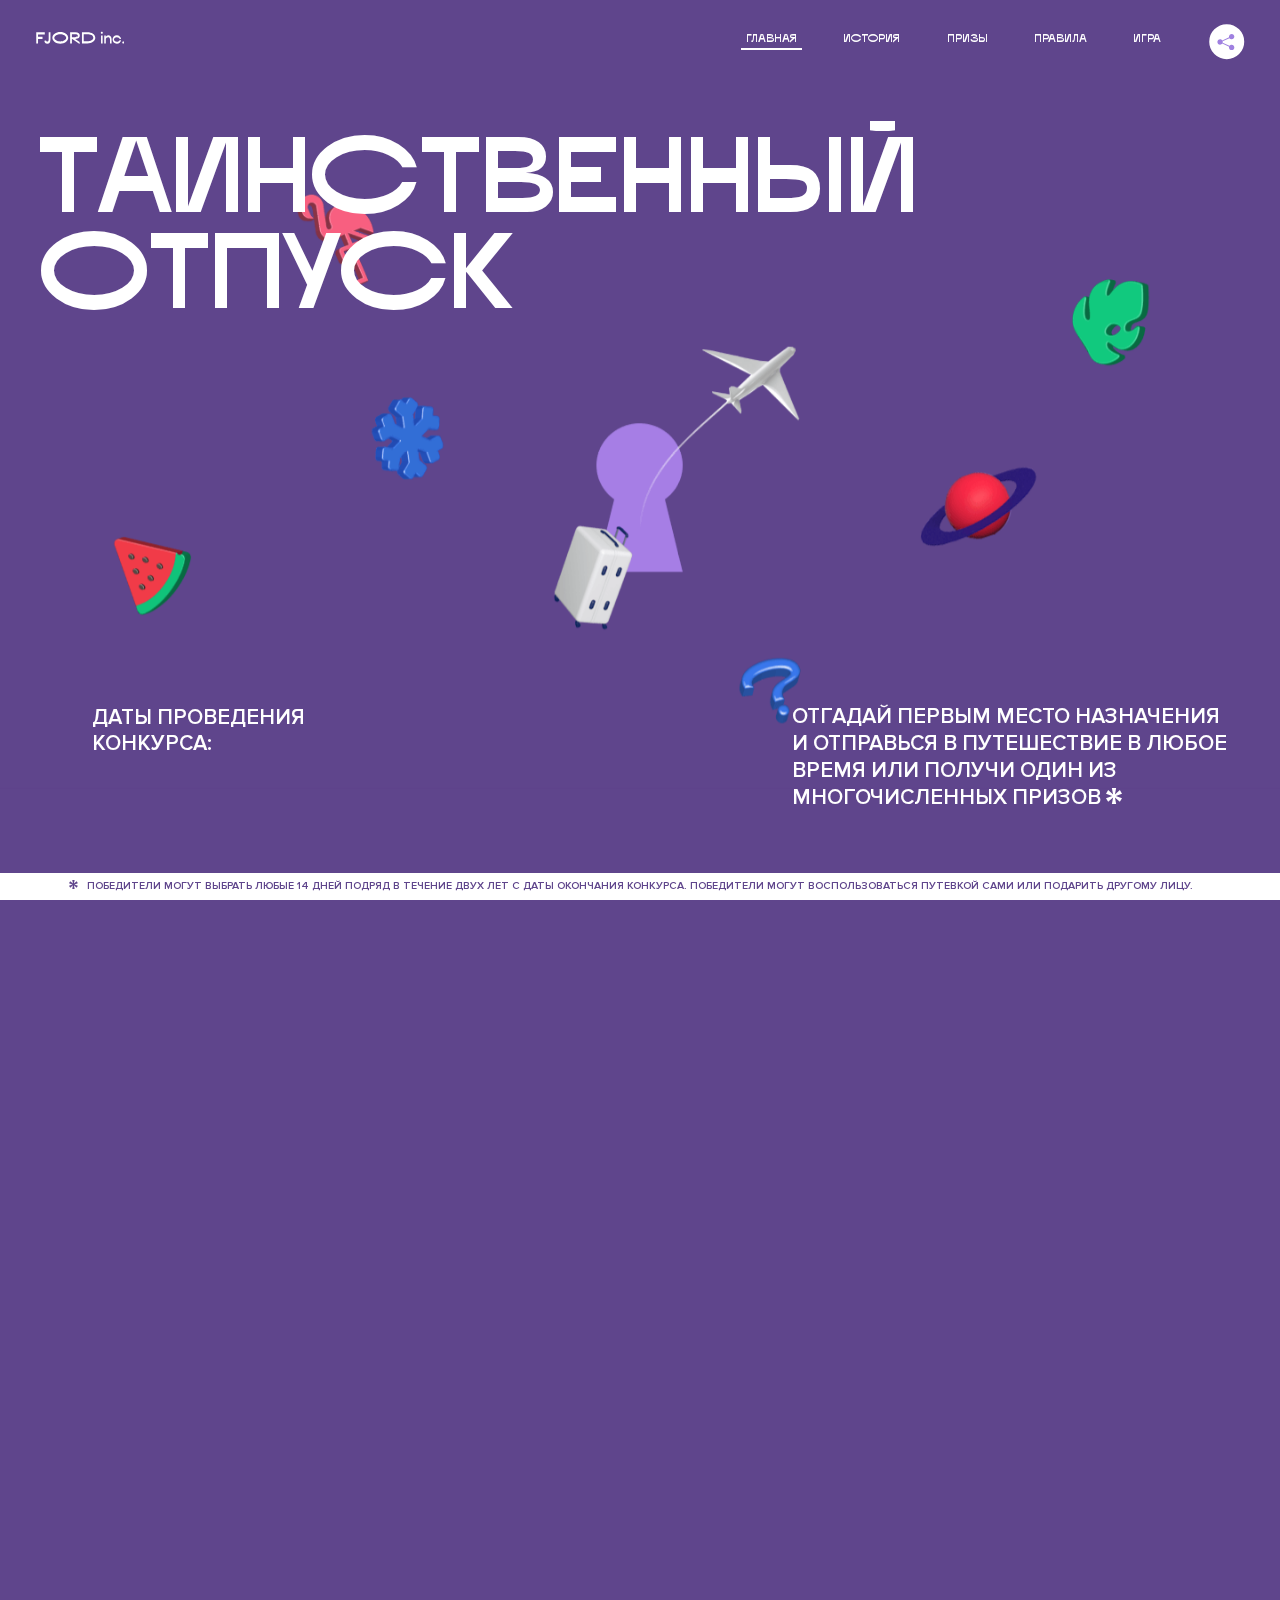
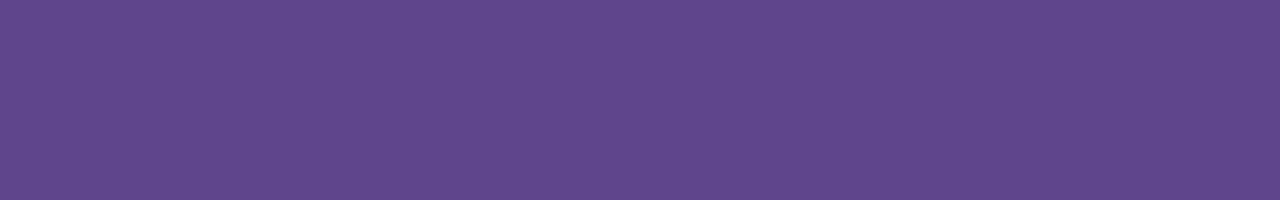
<file: 8/index.html>
<!DOCTYPE html>
<html lang="ru">
<head>
  <meta charset="UTF-8">
  <meta name="description" content="">
  <meta name="viewport" content="width=device-width, initial-scale=1.0">
  <meta http-equiv="X-UA-Compatible" content="ie=edge">
  <title>Mysterious Vacation</title>
<link href="css/style.min.css" rel="stylesheet">  <base href="https://htmlacademy-animation.github.io/1449935-magic-vacation-1/8/">
</head>
<body>

  <header class="page-header js-header">
    <div class="page-header__wrapper">
      <a href="#" class="page-header__logo" aria-label="Перейти на страницу FJORD.Inc">
        <svg width="100" height="15" viewBox="0 0 100 15" fill="none" xmlns="http://www.w3.org/2000/svg">
          <path d="M0.26 1.4V14H2.276V8.906H7.334V6.44H2.276V3.848H9.872V1.4H0.26ZM12.733 14.36C15.127 14.36 16.243 12.65 16.243 9.5V1.4H14.263V8.96C14.263 11.21 13.723 11.876 12.733 11.876C11.833 11.876 11.473 11.3 11.347 10.58L9.36702 10.94C9.63702 13.046 10.663 14.36 12.733 14.36ZM18.3918 7.7C18.3918 11.372 22.3878 14.36 27.3198 14.36C32.2518 14.36 36.2478 11.372 36.2478 7.7C36.2478 4.028 32.2518 1.04 27.3198 1.04C22.3878 1.04 18.3918 4.028 18.3918 7.7ZM20.6058 7.7C20.6058 5.378 23.6118 3.524 27.3198 3.524C30.9918 3.524 33.9798 5.378 33.9798 7.7C33.9798 10.004 30.9918 11.858 27.3198 11.858C23.6118 11.858 20.6058 10.004 20.6058 7.7ZM40.403 14V8.906H40.799L49.079 14.702V12.38L44.039 8.906H44.201C47.999 8.906 49.277 7.304 49.277 5.162C49.277 3.092 47.999 1.4 44.201 1.4H38.387V14H40.403ZM43.535 3.722C45.785 3.722 47.045 4.136 47.045 5.432C47.045 6.764 45.785 7.034 43.535 7.034H40.403V3.722H43.535ZM51.6936 1.382V14H57.8676C62.7456 14 66.7236 11.534 66.7236 7.7C66.7236 3.848 62.7456 1.382 57.8676 1.382H51.6936ZM53.7096 11.624V3.722H57.5436C61.5396 3.722 64.4916 5.018 64.4916 7.7C64.4916 10.238 61.5396 11.624 57.5436 11.624H53.7096ZM73.1832 14.018H74.9832V5H73.1832V14.018ZM72.9132 1.976C72.9132 2.57 73.3992 3.092 74.0832 3.092C74.7492 3.092 75.2352 2.57 75.2352 1.976C75.2352 1.382 74.7672 0.805999 74.0832 0.805999C73.3812 0.805999 72.9132 1.382 72.9132 1.976ZM76.7867 14H78.5687V9.104C78.7487 8.006 79.5947 6.962 81.0887 6.962C82.1147 6.962 83.2667 7.448 83.2667 9.554V14H85.0487V9.014C85.0487 6.152 83.2307 4.73 81.3587 4.73C79.9187 4.73 79.0727 5.558 78.5687 6.854V5H76.7867V14ZM90.9898 14.27C93.5098 14.27 95.3818 12.506 95.7238 10.328H94.0498C93.7258 11.3 92.6998 12.02 90.9898 12.02C88.8478 12.02 87.7678 10.922 87.7678 9.59C87.7678 8.24 88.8478 6.962 90.9898 6.962C92.7538 6.962 93.7978 7.844 94.0858 8.924H95.7418C95.4358 6.71 93.6178 4.73 90.9898 4.73C88.0918 4.73 86.1298 7.124 86.1298 9.59C86.1298 12.074 88.1278 14.27 90.9898 14.27ZM97.0693 12.938C97.0693 13.658 97.5553 14.144 98.2753 14.144C98.9953 14.144 99.4813 13.658 99.4813 12.938C99.4813 12.2 98.9953 11.714 98.2753 11.714C97.5553 11.714 97.0693 12.2 97.0693 12.938Z" fill="currentColor"></path>
        </svg>
      </a>
      <button class="page-header__toggler js-menu-toggler" type="button" aria-label="Управление мобильным меню"><span>Меню</span></button>
      <nav class="page-header__nav">
        <div class="page-header__menu js-menu" id="menu">
          <ul>
            <li>
              <a class="js-menu-link active" href="#top" data-href="top">главная</a>
            </li>
            <li>
              <a class="js-menu-link" href="#story" data-href="story">история</a>
            </li>
            <li>
              <a class="js-menu-link" href="#prizes" data-href="prizes">призы</a>
            </li>
            <li>
              <a class="js-menu-link" href="#rules" data-href="rules">правила</a>
            </li>
            <li>
              <a class="js-menu-link" href="#game" data-href="game">игра</a>
            </li>
          </ul>
        </div>
        <div class="page-header__social">
          <div class="social-block js-social-block">
            <button class="social-block__toggler" aria-label="Управлять блоком с социальными кнопками">
              <svg width="26" height="22" viewBox="0 0 27 22" fill="none" xmlns="http://www.w3.org/2000/svg">
                <path d="M19.6721 7.43664C21.6273 7.43664 23.213 5.85095 23.213 3.89566C23.213 1.94037 21.6273 0.354675 19.6721 0.354675C17.7168 0.354675 16.1311 1.94037 16.1311 3.89566C16.1311 4.19968 16.1728 4.49178 16.2458 4.77345L7.21751 8.95527C6.57519 8.05214 5.52303 7.46049 4.33078 7.46049C2.37549 7.46049 0.789795 9.04618 0.789795 11.0015C0.789795 12.9568 2.37549 14.5425 4.33078 14.5425C5.52303 14.5425 6.57668 13.9508 7.21751 13.0477L16.2458 17.2295C16.1743 17.5112 16.1311 17.8033 16.1311 18.1073C16.1311 20.0626 17.7168 21.6483 19.6721 21.6483C21.6273 21.6483 23.213 20.0626 23.213 18.1073C23.213 16.152 21.6273 14.5663 19.6721 14.5663C18.4798 14.5663 17.4262 15.158 16.7853 16.0611L7.75701 11.8793C7.82854 11.5976 7.87176 11.3055 7.87176 11.0015C7.87176 10.6974 7.83003 10.4053 7.75701 10.1237L16.7853 5.94186C17.4262 6.84499 18.4783 7.43664 19.6721 7.43664Z" fill="currentColor"></path>
              </svg>
            </button>
            <ul class="social-block__list">
              <li>
                <a class="social-block__link social-block__link--fb" href="#" aria-label="Мы на Facebook">
                  <svg width="8" height="17" viewBox="0 0 8 17" fill="none" xmlns="http://www.w3.org/2000/svg">
                    <path d="M4.24646 16.9899H1.09275L1.05793 8.49828H0V5.30707H1.05793V3.81124C1.05793 1.42084 2.57654 0 5.21735 0H7.41758V3.18585H5.30841C4.28262 3.18585 4.2478 3.48582 4.2478 4.24914V5.30707H7.42964L7.16716 8.49828H4.2478V16.9899H4.24646Z" fill="currentColor"></path>
                  </svg>
                </a>
              </li>
              <li>
                <a class="social-block__link social-block__link--insta" href="#" aria-label="Мы в Instagram">
                  <svg width="15" height="15" viewBox="0 0 15 15" fill="none" xmlns="http://www.w3.org/2000/svg">
                    <path d="M11.0197 0H4.19806C2.14246 0 0.471191 1.66993 0.471191 3.72285V10.5499C0.471191 12.6082 2.14112 14.2727 4.19806 14.2727H11.0197C13.0753 14.2727 14.7466 12.6082 14.7466 10.5499V3.72285C14.7466 1.67127 13.0753 0 11.0197 0ZM11.0197 12.4849H4.19806C3.13076 12.4849 2.26432 11.6158 2.26432 10.5512V3.72419C2.26432 2.65956 3.13076 1.79715 4.19806 1.79715H11.0197C12.087 1.79715 12.9535 2.6609 12.9535 3.72419V10.5512C12.9535 11.6145 12.087 12.4849 11.0197 12.4849Z" fill="currentColor"></path>
                    <path d="M7.60887 3.11084C5.38989 3.11084 3.58203 4.9187 3.58203 7.14036C3.58203 9.35532 5.38989 11.1645 7.60887 11.1645C9.83053 11.1645 11.6357 9.35666 11.6357 7.14036C11.6357 4.9187 9.83053 3.11084 7.60887 3.11084ZM7.60887 9.36871C6.37551 9.36871 5.37784 8.37372 5.37784 7.14036C5.37784 5.90699 6.37551 4.90665 7.60887 4.90665C8.83822 4.90665 9.84259 5.90833 9.84259 7.14036C9.84392 8.37238 8.83822 9.36871 7.60887 9.36871Z" fill="currentColor"></path>
                    <path d="M11.3573 2.35962C10.8256 2.35962 10.3931 2.79752 10.3931 3.32381C10.3931 3.85546 10.8256 4.29336 11.3573 4.29336C11.8862 4.29336 12.3215 3.85546 12.3215 3.32381C12.3215 2.79752 11.8862 2.35962 11.3573 2.35962Z" fill="currentColor"></path>
                  </svg>
                </a>
              </li>
              <li>
                <a class="social-block__link social-block__link--vk" href="#" aria-label="Мы ВКонтакте">
                  <svg width="17" height="10" viewBox="0 0 17 10" fill="none" xmlns="http://www.w3.org/2000/svg">
                    <path d="M14.1234 4.9002C14.1234 4.9002 16.3623 1.72708 16.5866 0.680242C16.6595 0.312285 16.4947 0.103188 16.1069 0.103188C16.1069 0.103188 14.8193 0.103188 14.168 0.103188C13.7235 0.103188 13.5587 0.293278 13.4235 0.579768C13.4235 0.579768 12.3724 2.82553 11.0969 4.24712C10.6861 4.70333 10.4781 4.84318 10.2511 4.84318C10.0646 4.84318 9.98625 4.6911 9.98625 4.27834V0.649016C9.98625 0.147997 9.92545 0.00135496 9.5066 0.00135496H6.39628C6.15578 0.00135496 6.0085 0.134417 6.0085 0.324506C6.0085 0.801084 6.73406 0.908351 6.73406 2.20231V4.87305C6.73406 5.40529 6.70569 5.61575 6.45303 5.61575C5.78016 5.61575 4.19528 3.30618 3.30623 0.678887C3.12923 0.145282 2.93737 0 2.43475 0H0.486409C0.205373 0 0 0.190085 0 0.476576C0 0.991172 0.60666 3.40801 2.99277 6.64358C4.59927 8.8201 6.70569 10 8.60269 10C9.76196 10 10.0416 9.80312 10.0416 9.31432V7.63883C10.0416 7.22607 10.2065 7.04956 10.4429 7.04956C10.7078 7.04956 11.1847 7.13238 12.2805 8.22268C13.5843 9.47862 13.6762 10 14.3896 10H16.5676C16.7919 10 17 9.89273 17 9.52342C17 9.02919 16.3623 8.15343 15.384 7.10659C14.9801 6.56755 14.3302 5.98914 14.1248 5.72301C13.8275 5.40801 13.9154 5.23014 14.1234 4.9002Z" fill="currentColor"></path>
                  </svg>
                </a>
              </li>
            </ul>
          </div>
        </div>
      </nav>
    </div>
  </header>

  <main class="page-content">

    <section class="animation-screen"></section>

    <section class="screen screen--hidden screen--intro" id="top">
      <div class="screen__wrapper">
        <div class="intro">
          <h1 class="intro__title">Таинственный отпуск</h1>
          <div class="intro__content">
            <div class="intro__info">
              <p class="intro__label">Даты проведения конкурса:</p>
              <p class="intro__date">01 — 31.05 / 2020</p>
            </div>
            <div class="intro__message">
              <p>
                Отгадай первым место назначения и&nbsp;отправься в&nbsp;путешествие в&nbsp;любое время или получи один из многочисленных призов
                <svg width="16" height="16" viewBox="0 0 10 10" fill="none" xmlns="http://www.w3.org/2000/svg">
                  <path d="M0 6.35337L3.90271 4.99012L0 3.64663L1.34615 1.32374L4.44287 4.01073L3.67364 0H6.34615L5.57692 4.01073L8.65385 1.32374L10 3.64663L6.13405 4.99012L10 6.35337L8.65385 8.65651L5.57692 5.98927L6.34615 10H3.67364L4.44287 5.96952L1.34615 8.65651L0 6.35337Z" fill="currentColor"></path>
                </svg>
              </p>
            </div>
          </div>
        </div>
      </div>
      <div class="screen__footer js-footer">
        <button class="screen__footer-enlarge js-footer-toggler" type="button" aria-label="Показать сообщение">
          <svg width="10" height="10" viewBox="0 0 10 10" fill="none" xmlns="http://www.w3.org/2000/svg">
            <path d="M0 6.35337L3.90271 4.99012L0 3.64663L1.34615 1.32374L4.44287 4.01073L3.67364 0H6.34615L5.57692 4.01073L8.65385 1.32374L10 3.64663L6.13405 4.99012L10 6.35337L8.65385 8.65651L5.57692 5.98927L6.34615 10H3.67364L4.44287 5.96952L1.34615 8.65651L0 6.35337Z" fill="currentColor"></path>
          </svg>
        </button>
        <button class="screen__footer-collapse js-footer-toggler" type="button" aria-label="Скрыть сообщение">
          <svg width="13" height="13" viewBox="0 0 13 13" fill="none" xmlns="http://www.w3.org/2000/svg">
            <line x1="12.3536" y1="0.353553" x2="0.738349" y2="11.9688" stroke="currentColor"></line>
            <line x1="0.738319" y1="0.539925" x2="12.3535" y2="12.1551" stroke="currentColor"></line>
          </svg>
        </button>
        <div class="screen__footer-wrapper">
          <div class="screen__footer-announce">
            <p class="screen__footer-label">Даты проведения конкурса:</p>
            <p class="screen__footer-date">01 — 31.05 / 2020</p>
          </div>
          <div class="screen__footer-note">
            <p>
              <svg width="10" height="10" viewBox="0 0 10 10" fill="none" xmlns="http://www.w3.org/2000/svg">
                <path d="M0 6.35337L3.90271 4.99012L0 3.64663L1.34615 1.32374L4.44287 4.01073L3.67364 0H6.34615L5.57692 4.01073L8.65385 1.32374L10 3.64663L6.13405 4.99012L10 6.35337L8.65385 8.65651L5.57692 5.98927L6.34615 10H3.67364L4.44287 5.96952L1.34615 8.65651L0 6.35337Z" fill="currentColor"></path>
              </svg>
              <span>Победители могут выбрать любые 14 дней подряд в&nbsp;течение двух лет с&nbsp;даты окончания конкурса. Победители могут воспользоваться путевкой сами или подарить другому лицу.</span>
            </p>
          </div>
        </div>
      </div>
    </section>

    <section class="screen screen--hidden screen--story" id="story">

      <div class="slider swiper-container js-slider">

        <div class="swiper-wrapper">

          <div class="slider__item swiper-slide">
            <h2 class="slider__item-title">История</h2>
            <p class="slider__item-text">Джеймс Таргет был основателем компании &laquo;Fjord Inc.&raquo;. С&nbsp;1965 года &laquo;Fjord Inc.&raquo; прославилась надёжными и&nbsp;удобными чемоданами и&nbsp;аксессуарами для туристов.</p>
          </div>

          <div class="slider__item swiper-slide">
            <p class="slider__item-text">Когда Джеймсу было 7&nbsp;лет, в&nbsp;их&nbsp;доме гостил дядюшка и&nbsp;развлекал детей рассказами о&nbsp;своей поездке в&nbsp;место, показавшееся малышу Таргету невероятным. Тогда Джеймс решил, что однажды посетит его, но&nbsp;не&nbsp;будет рассказывать о&nbsp;мечте, пока не&nbsp;осуществит.</p>
          </div>

          <div class="slider__item swiper-slide">
            <p class="slider__item-text">Джеймс Таргет стал увлеченным путешественником. Он&nbsp;посетил 5&nbsp;континентов, 126&nbsp;стран.</p>
          </div>

          <div class="slider__item swiper-slide">
            <p class="slider__item-text">Он&nbsp;сплавлялся по&nbsp;Амазонке и&nbsp;погружался в&nbsp;пещеры Франции, медитировал в&nbsp;горах Тибета и&nbsp;пожимал руку вождя племени Акугауа.</p>
          </div>

          <div class="slider__item swiper-slide">
            <p class="slider__item-text">Из&nbsp;своих поездок Джеймс Таргет привозил идеи, как сделать свои чемоданы &laquo;Fjord Inc.&raquo; удобными и&nbsp;приспособленными к&nbsp;разным дорожным условиям.</p>
          </div>

          <div class="slider__item swiper-slide">
            <p class="slider__item-text">Всё это время Джеймс не&nbsp;оставлял идею поездки своей мечты. Однако, как только он&nbsp;брался за&nbsp;планирование, возникали препятствия, не&nbsp;позволяющие отправиться туда.</p>
          </div>

          <div class="slider__item swiper-slide">
            <p class="slider__item-text">В&nbsp;возрасте 67&nbsp;лет Джеймс Таргет попал под лавину и&nbsp;погиб. В&nbsp;своём завещании он&nbsp;поручил отправить в&nbsp;заветное путешествие трёх смельчаков, единых с&nbsp;ним духом.</p>
          </div>

          <div class="slider__item swiper-slide">
            <p class="slider__item-text">Тех, кто сможет узнать таинственное место, задавая вопросы специально обученному ИИ&nbsp;&laquo;Соне&raquo;, ждет фантастическое путешествие.</p>
          </div>
        </div>
        <div class="slider__controls">
          <button class="slider__control slider__control--prev js-control-prev" type="button" aria-label="Показать предыдущую историю">
            <svg width="12" height="22" viewBox="0 0 12 22" fill="none" xmlns="http://www.w3.org/2000/svg">
              <path d="M11 1L1 11L11 21" stroke="currentColor" stroke-width="2" stroke-linejoin="round"></path>
            </svg>
          </button>
          <button class="slider__control slider__control--next js-control-next" type="button" aria-label="Показать следующую историю">
            <svg width="12" height="22" viewBox="0 0 12 22" fill="none" xmlns="http://www.w3.org/2000/svg">
              <path d="M1 1L11 11L1 21" stroke="currentColor" stroke-width="2" stroke-linejoin="round"></path>
            </svg>
          </button>
        </div>
        <div class="slider__pagination swiper-pagination"></div>
      </div>
    </section>

    <div class="sliding-overlay"></div>

    <section class="screen screen--hidden screen--prizes" id="prizes">
      <div class="screen__wrapper">
        <div class="prizes">
          <h2 class="prizes__title">ПРизы</h2>
          <div class="prizes__lead">
            <p>Найди ответ и&nbsp;получи один из&nbsp;призов:</p>
          </div>
          <ul class="prizes__list">
            <li class="prizes__item prizes__item--journeys">
              <div class="prizes__icon">
                <img class="prizes__icon-mob" src="img/prize1-mob.svg" alt="">
                <svg viewBox="0 0 350 330" version="1.1" width="350" height="330" opacity="0" xmlns="http://www.w3.org/2000/svg">
                  <style>
                    #baloon__basket,
                    #baloon__ficus {
                      transform-box: fill-box;
                    }
                  </style>

                  <animate id="baloon_entry_animation" attributeName="opacity" from="0" to="1" begin="indefinite" dur="0.3s" fill="freeze"></animate>

                  <!-- baloon -->
                  <g id="baloon__baloon">
                    <animate id="baloon_disapear" attributeName="opacity" from="1" to="0" begin="baloon_entry_animation.begin+2.35s" dur="0.3s" fill="freeze"></animate>

                    <!-- корзина -->
                    <g id="baloon__basket" transform-box="fill-box" transform-origin="left top">
                      <animateTransform attributeName="transform" type="scale" values="1 1; 1 0.7; 1 1" begin="baloon_entry_animation.begin" dur="2s" repeatCount="indefinite"></animateTransform>
                      <animateTransform attributeName="transform" type="skewX" values="0; 5; 0;" begin="baloon_entry_animation.begin" dur="2s" repeatCount="indefinite" additive="sum"></animateTransform>
                      <path d="m 175.44,249.28 h 48.36 a 13.27,13.27 0 0 0 13,-10.65 l 3.74,-18.32 h -68.18 v 25.89 a 3.09,3.09 0 0 0 3.08,3.08 z" fill="none" stroke="#ffffff" stroke-linecap="round" stroke-linejoin="round" stroke-width="2"></path>
                      <path d="m 235.79,241.69 h -9.22 a 8.31,8.31 0 0 1 -8.28,-8.31 v -13.07" fill="none" stroke="#ffffff" stroke-linecap="round" stroke-miterlimit="10" stroke-width="2"></path>
                      <path d="m 204.25,231.88 h -2.05 a 3.45,3.45 0 0 0 -3.43,3.45 v 2.92 a 3.45,3.45 0 0 0 3.43,3.45 h 2.05 a 3.45,3.45 0 0 0 3.43,-3.45 v -2.92 a 3.44,3.44 0 0 0 -3.43,-3.45 z" fill="none" stroke="#ffffff" stroke-linecap="round" stroke-linejoin="round" stroke-width="2">
                        <set attributeName="visibility" from="visible" to="hidden" begin="baloon_entry_animation.begin+2s" id="baloon__window_disapear"></set>
                      </path>
                      <path d="m 185.64,231.88 h -2.05 a 3.45,3.45 0 0 0 -3.43,3.45 v 2.92 a 3.45,3.45 0 0 0 3.43,3.45 h 2.05 a 3.45,3.45 0 0 0 3.43,-3.45 v -2.92 a 3.45,3.45 0 0 0 -3.43,-3.45 z" fill="none" stroke="#ffffff" stroke-linecap="round" stroke-linejoin="round" stroke-width="2"></path>
                    </g>

                    <g id="baloon__bottom_tail_2" transform="translate(0,4)">
                      <animateTransform attributeName="transform" type="translate" values="0 3; 0 -2; 0 3" begin="baloon_entry_animation.begin" dur="2s" repeatCount="indefinite"></animateTransform>
                      <path d="m 123.23,207.39 h 9.16 a 3.29,3.29 0 0 0 3.29,-3.3 v -5.71 a 3.29,3.29 0 0 0 -3.29,-3.3 h -16.82 a 1.32,1.32 0 0 0 -1.32,1.32 v 2 a 9,9 0 0 0 9,9" fill="#068e4d"></path>
                      <path d="m 123.23,207.39 h 9.16 a 3.29,3.29 0 0 0 3.29,-3.3 v -5.71 a 3.29,3.29 0 0 0 -3.29,-3.3 h -16.82 a 1.32,1.32 0 0 0 -1.32,1.32 v 2 a 9,9 0 0 0 8.98,8.99 z" fill="none" stroke="#ffffff" stroke-linecap="round" stroke-linejoin="round" stroke-width="2"></path>
                    </g>
                    <g id="baloon__top_tail_2" transform="translate(0,4)">
                      <animateTransform attributeName="transform" type="translate" values="0 3; 0 -2; 0 3" begin="baloon_entry_animation.begin" dur="2s" repeatCount="indefinite"></animateTransform>
                      <path d="m 123.23,173.34 h 9.16 a 3.29,3.29 0 0 1 3.29,3.3 v 5.71 a 3.29,3.29 0 0 1 -3.29,3.3 h -16.82 a 1.32,1.32 0 0 1 -1.32,-1.32 v -2 a 9,9 0 0 1 9,-9" fill="#068e4d"></path>
                      <path d="m 123.23,173.34 h 9.16 a 3.29,3.29 0 0 1 3.29,3.3 v 5.71 a 3.29,3.29 0 0 1 -3.29,3.3 h -16.82 a 1.32,1.32 0 0 1 -1.32,-1.32 v -2 a 9,9 0 0 1 8.98,-8.99 z" fill="none" stroke="#ffffff" stroke-linecap="round" stroke-linejoin="round" stroke-width="2"></path>
                    </g>
                    <g id="baloon__hull">
                      <path d="m 205,227.08 c 43.38,0 74.86,-15.55 74.86,-37 0,-21.45 -31.48,-37 -74.86,-37 -27.94,0 -55.36,13.53 -73.46,24.87 a 14.3,14.3 0 0 0 0,24.21 c 18.09,11.33 45.52,24.87 73.46,24.87" fill="#068e4d"></path>
                      <path d="m 205,227.08 c 43.38,0 74.86,-15.55 74.86,-37 0,-21.45 -31.48,-37 -74.86,-37 -27.94,0 -55.36,13.53 -73.46,24.87 a 14.3,14.3 0 0 0 0,24.21 c 18.09,11.38 45.52,24.92 73.46,24.92 z" fill="none" stroke="#ffffff" stroke-width="2"></path>
                      <path d="m 126.11,190.43 c -0.16616,-4.62132 2.14832,-8.97956 6.07,-11.43 16.74,-10.5 44.58,-24.68 72.81,-24.68 44.81,0 73.64,16 73.64,35.75 v 0.37" fill="#36e69a"></path>
                      <path d="m 132.18,195.12 c 16.74,4.27 44.58,10 72.81,10 44.14,0 72.75,-6.32 73.6,-14.18 -0.86,19.34 -29.45,34.86 -73.6,34.86 -28.23,0 -56.07,-14.19 -72.81,-24.68 a 12.88,12.88 0 0 1 -6,-10.18 c 0.26,1.61 2.26,3.18 6,4.14" fill="#068e4d"></path>
                      <path fill="#25b774">
                        <animate attributeName="d" begin="baloon_entry_animation.begin" dur="2s" repeatCount="indefinite" values="
                                        M 132.18 186.12 C 148.92 181.85 176.76 176.12 204.99 176.12 C 227.255 176.12 245.57 177.727 258.363 180.329 C 271.155 182.93 278.425 186.525 278.6 190.5 C 278.6 190.67 278.6 190.84 278.6 191.01 C 277.75 198.87 249.15 205.18 205 205.18 C 176.77 205.18 148.93 199.42 132.19 195.18 C 128.4 194.18 126.4 192.65 126.19 191.05 L 126.19 190.54 C 126.32 188.85 128.34 187.18 132.29 186.17;
                                        M 132.83 187.291 C 146.645 186.306 181.242 183.91 204.964 183.887 C 226.297 183.867 244.393 183.517 256.915 184.18 C 269.609 184.853 277.44 186.619 278.47 190.525 C 278.506 190.691 278.542 190.857 278.578 191.023 C 279.348 198.325 252.031 212.836 205.021 212.938 C 174.655 213.004 147.687 203.638 131.22 196.21 C 127.601 194.535 125.915 192.629 126.014 191.023 L 126.112 190.523 C 126.567 188.884 128.876 187.652 132.929 187.36;
                                        M 132.18 186.12 C 148.92 181.85 176.76 176.12 204.99 176.12 C 227.255 176.12 245.57 177.727 258.363 180.329 C 271.155 182.93 278.425 186.525 278.6 190.5 C 278.6 190.67 278.6 190.84 278.6 191.01 C 277.75 198.87 249.15 205.18 205 205.18 C 176.77 205.18 148.93 199.42 132.19 195.18 C 128.4 194.18 126.4 192.65 126.19 191.05 L 126.19 190.54 C 126.32 188.85 128.34 187.18 132.29 186.17"></animate>
                      </path>
                    </g>
                    <g id="baloon__bottom_tail_1">
                      <animateTransform attributeName="transform" type="translate" values="0 -1; 0 4; 0 -1" begin="baloon_entry_animation.begin" dur="2s" repeatCount="indefinite"></animateTransform>
                      <path d="m 123.23,207.39 h 9.16 a 3.29,3.29 0 0 0 3.29,-3.3 v -5.71 a 3.29,3.29 0 0 0 -3.29,-3.3 h -16.82 a 1.32,1.32 0 0 0 -1.32,1.32 v 2 a 9,9 0 0 0 9,9" fill="#068e4d"></path>
                      <path d="m 123.23,207.39 h 9.16 a 3.29,3.29 0 0 0 3.29,-3.3 v -5.71 a 3.29,3.29 0 0 0 -3.29,-3.3 h -16.82 a 1.32,1.32 0 0 0 -1.32,1.32 v 2 a 9,9 0 0 0 8.98,8.99 z" fill="none" stroke="#ffffff" stroke-linecap="round" stroke-linejoin="round" stroke-width="2"></path>
                    </g>
                    <g id="baloon__top_tail_1">
                      <animateTransform attributeName="transform" type="translate" values="0 -1; 0 4; 0 -1" begin="baloon_entry_animation.begin" dur="2s" repeatCount="indefinite"></animateTransform>
                      <path d="m 123.23,173.34 h 9.16 a 3.29,3.29 0 0 1 3.29,3.3 v 5.71 a 3.29,3.29 0 0 1 -3.29,3.3 h -16.82 a 1.32,1.32 0 0 1 -1.32,-1.32 v -2 a 9,9 0 0 1 9,-9" fill="#068e4d"></path>
                      <path d="m 123.23,173.34 h 9.16 a 3.29,3.29 0 0 1 3.29,3.3 v 5.71 a 3.29,3.29 0 0 1 -3.29,3.3 h -16.82 a 1.32,1.32 0 0 1 -1.32,-1.32 v -2 a 9,9 0 0 1 8.98,-8.99 z" fill="none" stroke="#ffffff" stroke-linecap="round" stroke-linejoin="round" stroke-width="2"></path>
                    </g>

                    <g id="baloon__wind-behind-group">
                      <line x1="106.25" y1="179.49001" x2="84.050003" y2="179.49001" fill="none" stroke="#ffffff" stroke-linecap="round" stroke-miterlimit="10" stroke-width="2" id="line20" transform-origin="107.25 0">
                        <animateTransform attributeName="transform" type="scale" values="1 1; 0.8 1; 1 1; 0.9 1; 1 1" begin="baloon_entry_animation.begin" dur="0.4s" repeatCount="indefinite"></animateTransform>
                      </line>

                      <line x1="106.25" y1="190.98" x2="68.769997" y2="190.98" fill="none" stroke="#ffffff" stroke-linecap="round" stroke-miterlimit="10" stroke-width="2" transform-origin="107.25 0">
                        <animateTransform attributeName="transform" type="scale" values="1 1; 0.97 1; 1 1; 0.93 1; 1 1" begin="baloon_entry_animation.begin" dur="0.35s" repeatCount="indefinite"></animateTransform>
                      </line>

                      <line x1="106.25" y1="201.23" x2="84.050003" y2="201.23" fill="none" stroke="#ffffff" stroke-linecap="round" stroke-miterlimit="10" stroke-width="2" transform-origin="107.25 0">
                        <animateTransform attributeName="transform" type="scale" values="0.8 1; 1 1; 0.9 1; 1 1; 0.8 1" begin="baloon_entry_animation.begin" dur="0.4s" repeatCount="indefinite"></animateTransform>
                      </line>
                    </g>
                  </g>

                  <!-- облака -->
                  <g id="baloon__cloud_1">
                    <animate attributeName="opacity" values="0; 1; 1; 0" keyTimes="0; 0.2; 0.8; 1" begin="baloon_entry_animation.begin" dur="2s" fill="freeze"></animate>
                    <line x1="68.949997" y1="107.8" x2="131.86" y2="107.8" fill="none" stroke="#ffffff" stroke-linecap="round" stroke-miterlimit="10" stroke-width="2">
                      <animateTransform attributeName="transform" type="translate" values="216, 0; 0, 0" begin="baloon_entry_animation.begin" dur="2s" fill="freeze"></animateTransform>
                    </line>
                    <g>
                      <path d="m 41.77,97.54 h 35.29 a 12.4,12.4 0 1 1 24.8,0 h 17.93" fill="none" stroke="#ffffff" stroke-linecap="round" stroke-miterlimit="10" stroke-width="2"></path>
                      <animateTransform attributeName="transform" type="translate" values="224, 0; 0, 0" begin="baloon_entry_animation.begin" dur="2s" fill="freeze"></animateTransform>
                    </g>
                  </g>

                  <g id="baloon__cloud_2" visibility="hidden">
                    <animate id="baloon__cloud2_anim" attributeName="opacity" values="0; 1; 1; 0" keyTimes="0; 0.3; 0.7; 1" begin="baloon_entry_animation.begin+1.8s" dur="1.35s" fill="freeze"></animate>
                    <set attributeName="visibility" from="hidden" to="visible" begin="baloon__cloud2_anim.begin"></set>
                    <line x1="258.95999" y1="93.190002" x2="298.73999" y2="93.190002" fill="none" stroke="#ffffff" stroke-linecap="round" stroke-miterlimit="10" stroke-width="2">
                      <animateTransform attributeName="transform" type="translate" values="30, 0; -160, 0" begin="baloon__cloud2_anim.begin" dur="2s" repeatCount="indefinite"></animateTransform>
                    </line>
                    <g>
                      <animateTransform attributeName="transform" type="translate" values="35, 0; -170, 0" begin="baloon__cloud2_anim.begin" dur="2s" repeatCount="indefinite"></animateTransform>
                      <path d="m 278.75,82.91 h -27.36 a 12.4,12.4 0 1 0 -24.8,0 h -17.94" fill="none" stroke="#ffffff" stroke-linecap="round" stroke-miterlimit="10" stroke-width="2"></path>
                      <line x1="287.01001" y1="82.910004" x2="309.20999" y2="82.910004" fill="none" stroke="#ffffff" stroke-linecap="round" stroke-miterlimit="10" stroke-width="2"></line>
                    </g>
                  </g>

                  <!-- Горы -->
                  <g id="baloon__mountains-group">
                    <path d="m 289.94,327.88 h -45.06 l -32.08,-31.3 a 1.89,1.89 0 0 0 -2.44,0 l -10.2,10.23 a 1.72,1.72 0 0 1 -2.25,0 l -19,-20.17 a 2.4,2.4 0 0 0 -3.1,0 l -26.42,25.64 a 1.71,1.71 0 0 1 -2.25,0 l -2.63,-2.92 a 1.71,1.71 0 0 0 -2.31,0 L 124.63,329 H 80.78" fill="none" stroke="#ffffff" stroke-linecap="round" stroke-miterlimit="10" stroke-width="2" id="baloon__mountains">
                      <animate attributeName="d" begin="baloon_entry_animation.begin+2.5s" dur="0.25s" fill="freeze" from="M 289.94 327.88 L 244.88 327.88 L 212.8 296.58 C 212.459 296.292 212.027 296.134 211.58 296.134 C 211.133 296.134 210.701 296.292 210.36 296.58 L 200.16 306.81 C 199.848 307.08 199.448 307.229 199.035 307.229 C 198.622 307.229 198.222 307.08 197.91 306.81 L 178.91 286.64 C 178.477 286.274 177.927 286.072 177.36 286.072 C 176.793 286.072 176.243 286.274 175.81 286.64 L 149.39 312.28 C 149.079 312.552 148.679 312.702 148.265 312.702 C 147.851 312.702 147.451 312.552 147.14 312.28 L 144.51 309.36 C 144.195 309.071 143.782 308.911 143.355 308.911 C 142.928 308.911 142.515 309.071 142.2 309.36 L 124.63 329 L 80.78 329" to="M 289.94 329 L 244.88 329 L 212.8 329 C 212.393 329 211.987 329 211.58 329 C 211.173 329 210.767 329 210.36 329 L 200.16 329 C 199.41 329 198.66 329 197.91 329 C 191.577 329 185.243 329 178.91 329 L 178.135 329 C 177.877 329 177.618 329 177.36 329 C 177.102 329 176.843 329 176.585 329 L 175.81 329 C 167.003 329 158.197 329 149.39 329 C 148.64 329 147.89 329 147.14 329 L 144.51 329 C 144.125 329 143.74 329 143.355 329 C 142.97 329 142.585 329 142.2 329 L 124.63 329 L 80.78 329"></animate>
                    </path>
                    <path d="m 289.94,328 h -89.79 c -0.86,0 -1.56,0 -2.25,0 h -19 c -1.5,0 -2.23,0 -3.1,0 h -32.3 c -1.09,0 -1.66,0 -2.31,0 H 80.78" fill="none" stroke="#ffffff" stroke-linecap="round" stroke-miterlimit="10" stroke-width="2" id="baloon__flat"></path>
                  </g>

                  <!-- иллюминатор переход -->
                  <path d="m 204.25,231.88 h -2.05 a 3.45,3.45 0 0 0 -3.43,3.45 v 2.92 a 3.45,3.45 0 0 0 3.43,3.45 h 2.05 a 3.45,3.45 0 0 0 3.43,-3.45 v -2.92 a 3.44,3.44 0 0 0 -3.43,-3.45 z" fill="none" stroke="#ffffff" stroke-linecap="round" stroke-linejoin="round" stroke-width="2" visibility="hidden">
                    <set attributeName="visibility" from="hidden" to="visible" begin="baloon__window_disapear.begin"></set>

                    <animate attributeName="d" begin="baloon__window_disapear.begin" dur="0.35s" fill="freeze" from="M 206.677 240.682 C 207.319 240.036 207.68 239.161 207.68 238.25 C 207.68 237.277 207.68 236.303 207.68 235.33 C 207.682 234.726 207.525 234.132 207.224 233.609 C 206.924 233.085 206.491 232.649 205.969 232.346 C 205.447 232.042 204.854 231.882 204.25 231.88 C 204.25 231.88 204.25 231.88 204.25 231.88 L 202.2 231.88 C 201.289 231.885 200.416 232.251 199.773 232.898 C 199.131 233.544 198.77 234.419 198.77 235.33 L 198.77 238.25 C 198.77 239.161 199.131 240.036 199.773 240.682 C 200.416 241.329 201.289 241.695 202.2 241.7 C 202.883 241.7 203.567 241.7 204.25 241.7 C 205.161 241.695 206.034 241.329 206.677 240.682" to="M 275 225.43 C 269.29 225.43 263.58 225.43 257.87 225.43 C 253.221 225.409 248.765 223.547 245.484 220.254 C 242.202 216.961 240.355 212.499 240.35 207.85 C 240.35 195.233 240.35 182.617 240.35 170 C 240.355 165.351 242.202 160.889 245.484 157.596 C 248.765 154.303 253.221 152.441 257.87 152.42 L 275 152.42 C 279.647 152.444 284.1 154.307 287.38 157.6 C 290.659 160.892 292.505 165.353 292.51 170 L 292.51 188.915 C 292.51 195.22 292.51 201.525 292.51 207.83 C 292.507 212.48 290.663 216.944 287.384 220.24 C 284.105 223.537 279.65 225.404 275 225.43 C 275 225.43 275 225.43 275 225.43"></animate>

                    <set attributeName="visibility" from="visible" to="hidden" begin="baloon__window_disapear.end"></set>
                  </path>

                  <path d="M 275,225.43 H 257.87 A 17.6,17.6 0 0 1 240.35,207.85 V 170 a 17.6,17.6 0 0 1 17.52,-17.58 H 275 A 17.6,17.6 0 0 1 292.51,170 v 37.83 A 17.61,17.61 0 0 1 275,225.43 Z" fill="none" id="baloon__window-path"></path>

                  <clipPath id="baloon__window-clip">
                    <use href="#baloon__window-path"></use>
                  </clipPath>

                  <!-- иллюминатор -->
                  <g id="baloon__window" visibility="hidden">
                    <set id="baloon__window-appearance" attributeName="visibility" from="hidden" to="visible" begin="baloon__window_disapear.begin+0.35s"></set>

                    <!-- сам иллюминатор -->
                    <use href="#baloon__window-path" stroke="#ffffff" stroke-width="2"></use>

                    <!-- облака внутри иллюминатора -->
                    <g clip-path="url(#baloon__window-clip)" id="baloon__clouds-inside">
                      <g>
                        <animateTransform attributeName="transform" type="translate" values="294 160; -30, 160" begin="baloon__window_disapear.begin+0.35s" dur="3s" repeatCount="indefinite"></animateTransform>
                        <line x1="28.18" y1="38.34" x2="91.089996" y2="38.34" fill="none" stroke="#ffffff" stroke-linecap="round" stroke-miterlimit="10" stroke-width="2"></line>
                        <path d="m 41.77,97.54 h 35.29 a 12.4,12.4 0 1 1 24.8,0 h 17.93" transform="translate(-40.77,-69.46)" fill="none" stroke="#ffffff" stroke-linecap="round" stroke-miterlimit="10" stroke-width="2"></path>
                        <line x1="218.19" y1="23.719999" x2="257.97" y2="23.719999" fill="none" stroke="#ffffff" stroke-linecap="round" stroke-miterlimit="10" stroke-width="2"></line>
                        <path d="m 278.75,82.91 h -27.36 a 12.4,12.4 0 1 0 -24.8,0 h -17.94" transform="translate(-40.77,-69.46)" fill="none" stroke="#ffffff" stroke-linecap="round" stroke-miterlimit="10" stroke-width="2"></path>
                        <line x1="246.24001" y1="13.45" x2="268.42999" y2="13.45" fill="none" stroke="#ffffff" stroke-linecap="round" stroke-miterlimit="10" stroke-width="2"></line>
                      </g>
                    </g>
                  </g>

                  <!-- лыжи -->
                  <g id="baloon__skis" transform="translate(-50,0)" opacity="0">
                    <animate attributeName="opacity" id="baloon__skis_appearance" from="0" to="1" dur="0.3s" fill="freeze" begin="baloon__chair_appearance.begin+0.2s"></animate>
                    <animateTransform attributeName="transform" type="translate" values="-50 0; 0 0" keySplines="0.3 0.3 .5 1" begin="baloon__skis_appearance.begin" dur="0.3s" fill="freeze"></animateTransform>
                    <path d="m 91.14,327.79 a 2.2,2.2 0 0 1 -2,-2.36 L 102.8,132.26 c 1.1,-15.49 -4.8,-21.92 -8.75,-24.47 a 1.35,1.35 0 0 1 0.53,-2.45 C 103,104 122.18,104 120,134.19 l -13.57,192.48 a 2.2,2.2 0 0 1 -2.35,2 z" fill="#ffffff"></path>
                    <path d="m 124.5,328.17 a 2.2,2.2 0 0 1 -2.17,-2.23 l 2.24,-193.63 c 0.19,-15.53 -6.07,-21.61 -10.16,-23.91 a 1.35,1.35 0 0 1 0.39,-2.47 c 8.36,-1.9 27.49,-3 27.15,27.28 l -2.25,192.93 a 2.2,2.2 0 0 1 -2.22,2.18 z" fill="#ffffff"></path>
                  </g>

                  <!-- кресло -->
                  <g id="baloon__chair" transform="translate(-180,0)" opacity="0">
                    <animate attributeName="opacity" id="baloon__chair_appearance" from="0" to="1" begin="baloon_entry_animation.begin+2.5s" dur="0.3s" fill="freeze"></animate>
                    <animateTransform attributeName="transform" type="translate" values="-180 0; 0 0" keySplines="0.3 0.3 .5 1" begin="baloon__chair_appearance.begin" dur="0.3s" fill="freeze"></animateTransform>
                    <path d="m 257.5,259.82 h -60.74 v -14.19 h 55.09 a 9.92,9.92 0 0 1 9.9,9.93 4.26,4.26 0 0 1 -4.25,4.25" fill="#a67ee5"></path>
                    <path d="m 257.5,259.82 h -60.74 v -14.19 h 55.09 a 9.92,9.92 0 0 1 9.9,9.93 4.26,4.26 0 0 1 -4.25,4.26 z" fill="none" stroke="#ffffff" stroke-miterlimit="10" stroke-width="2"></path>
                    <polygon points="165.19,286.72 179.16,286.72 185.47,328.31 171.5,328.31 " fill="#a67ee5"></polygon>
                    <polygon points="165.19,286.72 179.16,286.72 185.47,328.31 171.5,328.31 " fill="none" stroke="#ffffff" stroke-miterlimit="10" stroke-width="2"></polygon>
                    <polygon points="214.76,286.72 228.72,286.72 235.03,328.31 221.06,328.31 " fill="#a67ee5"></polygon>
                    <polygon points="214.76,286.72 228.72,286.72 235.03,328.31 221.06,328.31 " fill="none" stroke="#ffffff" stroke-miterlimit="10" stroke-width="2"></polygon>
                    <path d="m 281.33,272.45 h -55.89 a 5.59,5.59 0 0 1 -5.53,-4.77 l -10.86,-72.24 a 17.71,17.71 0 0 0 -12.49,-31.31 h -55.08 l -0.32,102.87 15.77,23.35 47.19,8.39 a 12.3,12.3 0 0 0 4.22,0.75 h 73 a 13.53,13.53 0 0 0 0,-27.06" fill="#a67ee5"></path>
                    <path d="m 281.33,272.45 h -55.89 a 5.59,5.59 0 0 1 -5.53,-4.77 l -10.86,-72.24 a 17.71,17.71 0 0 0 -12.49,-31.31 h -55.08 l -0.32,102.87 15.77,23.35 47.19,8.39 a 12.3,12.3 0 0 0 4.22,0.75 h 73 a 13.53,13.53 0 0 0 -0.01,-27.04 z" fill="none" stroke="#ffffff" stroke-miterlimit="10" stroke-width="2"></path>
                    <path d="m 162.42,267.69 -10.86,-72.24 a 17.71,17.71 0 1 0 -29,-13.61 18,18 0 0 0 0.79,5.25 L 138.65,289 a 12.36,12.36 0 0 0 12.21,10.54 h 73 a 13.53,13.53 0 0 0 0,-27.05 h -55.91 a 5.62,5.62 0 0 1 -5.53,-4.78" fill="#a67ee5"></path>
                    <path d="m 162.42,267.69 -10.86,-72.24 a 17.71,17.71 0 1 0 -29,-13.61 18,18 0 0 0 0.79,5.25 L 138.65,289 a 12.36,12.36 0 0 0 12.21,10.54 h 73 a 13.53,13.53 0 0 0 0,-27.05 h -55.91 a 5.62,5.62 0 0 1 -5.53,-4.8 z" fill="none" stroke="#ffffff" stroke-miterlimit="10" stroke-width="2"></path>
                    <path d="m 206.26,259.82 h -72 l -2.13,-14.19 h 68.47 a 9.92,9.92 0 0 1 9.9,9.93 4.26,4.26 0 0 1 -4.25,4.25" fill="#a67ee5"></path>
                    <path d="m 206.26,259.82 h -72 l -2.13,-14.19 h 68.47 a 9.92,9.92 0 0 1 9.9,9.93 4.26,4.26 0 0 1 -4.24,4.26 z" fill="none" stroke="#ffffff" stroke-miterlimit="10" stroke-width="2"></path>
                    <line x1="151.57001" y1="195.44" x2="209.05" y2="195.44" fill="none" stroke="#ffffff" stroke-linecap="round" stroke-miterlimit="10" stroke-width="2"></line>
                  </g>

                  <!-- Растение -->
                  <g id="baloon__ficus" transform="translate(-50,0)" opacity="0" transform-origin="right bottom">
                    <animate attributeName="opacity" id="baloon__ficus_appearance" from="0" to="1" dur="0.3s" fill="freeze" begin="baloon__chair_appearance.begin+0.1s"></animate>
                    <animateTransform attributeName="transform" type="translate" values="-50 0; 0 0" keySplines="0.3 0.3 .5 1" begin="baloon__ficus_appearance.begin" dur="0.3s" fill="freeze"></animateTransform>
                    <animateTransform attributeName="transform" type="rotate" values="0 0 0; 10 0 0; -5 0 0; 2 0 0; 0 0 0" begin="baloon__ficus_appearance.end" dur="0.5s" fill="freeze" additive="sum"></animateTransform>
                    <path d="M 79.18,194 A 131,131 0 0 1 94.77,220.9 255,255 0 0 1 74.69,197.35 259,259 0 0 1 57.62,171.47 131.72,131.72 0 0 1 79.18,194" fill="#36e69a"></path>
                    <path d="m 80.94,214.39 a 127.19,127.19 0 0 1 22.8,20.49 242.09,242.09 0 0 1 -25.84,-15.71 235.86,235.86 0 0 1 -23.42,-18.7 119.82,119.82 0 0 1 26.46,13.92" fill="#36e69a"></path>
                    <path d="m 93.66,205.48 a 258.38,258.38 0 0 0 10.08,29.39 125.63,125.63 0 0 0 -4.5,-30.52 135.9,135.9 0 0 0 -12.06,-29.44 260.33,260.33 0 0 0 6.47,30.57" fill="#36e69a"></path>
                    <path d="m 107.32,213.52 a 250.14,250.14 0 0 0 2.06,30.67 119.93,119.93 0 0 0 3.76,-30.05 131.24,131.24 0 0 0 -4,-31.36 238.1,238.1 0 0 0 -1.87,30.74" fill="#25b774"></path>
                    <path d="M 83.08,229.56 A 121.93,121.93 0 0 1 109.37,244.2 225.91,225.91 0 0 1 81.21,235 228.11,228.11 0 0 1 54.84,222.31 113.61,113.61 0 0 1 83.09,229.6" fill="#25b774"></path>
                    <path d="M 88.06,243.83 A 118.11,118.11 0 0 1 115.62,255 211,211 0 0 1 86.84,249.4 220.87,220.87 0 0 1 59.42,240.07 114,114 0 0 1 88.07,243.8" fill="#25b774"></path>
                    <path d="m 118.71,224.79 a 238,238 0 0 0 -3.1,30.25 117.11,117.11 0 0 0 8.82,-28.54 127.44,127.44 0 0 0 1.42,-31.19 213.92,213.92 0 0 0 -7.15,29.48" fill="#25b774"></path>
                    <path d="m 98.86,262 a 118.24,118.24 0 0 1 27.07,12.34 212.3,212.3 0 0 1 -28.53,-6.79 220.78,220.78 0 0 1 -27,-10.45 114.06,114.06 0 0 1 28.46,4.9" fill="#068e4d"></path>
                    <path d="m 130.27,244.29 a 236.56,236.56 0 0 0 -4.34,30.1 116.94,116.94 0 0 0 10,-28.16 127.42,127.42 0 0 0 2.71,-31.1 214.43,214.43 0 0 0 -8.36,29.16" fill="#068e4d"></path>
                    <path d="m 108.9,280.69 a 118.21,118.21 0 0 1 26.54,13.47 213.62,213.62 0 0 1 -28.23,-8 221.65,221.65 0 0 1 -26.55,-11.57 113.82,113.82 0 0 1 28.24,6.08" fill="#068e4d"></path>
                    <path d="m 141,264.26 a 236.09,236.09 0 0 0 -5.58,29.9 117.46,117.46 0 0 0 11.15,-27.73 127.2,127.2 0 0 0 4,-31 214.24,214.24 0 0 0 -9.57,28.83" fill="#068e4d"></path>
                    <path d="M 92.62,217.67 A 529.26,529.26 0 0 1 149.48,328" fill="none" stroke="#36e69a" stroke-linecap="round" stroke-linejoin="round" stroke-width="2"></path>
                  </g>
                </svg>
              </div>
              <p class="prizes__desc">
                <b>3</b>
                <span>загадочных путешествия</span>
              </p>
            </li>
            <li class="prizes__item prizes__item--cases">
              <div class="prizes__icon">
                <img class="prizes__icon-mob" src="img/prize2-mob.svg" alt="">
                <svg viewBox="0 0 350 330" width="350" height="330" opacity="0" version="1.1" xmlns="http://www.w3.org/2000/svg">
                  <style>
                    #suitecase__floor {
                      transform-box: fill-box;
                      transform-origin: right;
                    }

                    #suitecase__leaf_pink {
                      transform-box: fill-box;
                      transform-origin: left bottom;
                    }

                    #suitecase__leaf_red_leaf {
                      transform-box: fill-box;
                    }

                    #suitecase__suitecase-group {
                      transform-box: fill-box;
                      transform-origin: center;
                    }
                  </style>

                  <animate id="suitecase_entry_animation" attributeName="opacity" from="0" to="1" begin="baloon_entry_animation.begin" dur="0.3s" fill="freeze"></animate>

                  <!-- clouds -->
                  <g id="suitecase__suitecase">
                    <!-- fadeout -->
                    <animateTransform id="suitecase__clouds_fadeout" attributeName="transform" type="translate" from="0, 0" to="0, -40" begin="suitecase__suitecase_motion.begin+0.5s" keySplines="0.37 0 0.63 1" dur="0.3s" fill="freeze"></animateTransform>
                    <animate attributeName="opacity" from="1" to="0" begin="suitecase__clouds_fadeout.begin" dur="0.3s" fill="freeze"></animate>

                    <g id="suitecase__cloud_1" transform="translate(24, 0)">
                      <animateTransform id="suitecase__clouds_shift" attributeName="transform" type="translate" from="24, 0" to="0, 0" begin="suitecase_entry_animation.begin" keySplines="0.3 0.3 .5 1" dur="0.3s" fill="freeze"></animateTransform>

                      <line x1="65.43" y1="77.720001" x2="105.21" y2="77.720001" fill="none" stroke="#ffffff" stroke-linecap="round" stroke-miterlimit="10" stroke-width="2"></line>
                      <path d="M 85.22,67.45 H 57.86 a 12.4,12.4 0 1 0 -24.8,0 H 15.13" fill="none" stroke="#ffffff" stroke-linecap="round" stroke-miterlimit="10" stroke-width="2"></path>
                      <line x1="93.480003" y1="67.449997" x2="115.68" y2="67.449997" fill="none" stroke="#ffffff" stroke-linecap="round" stroke-miterlimit="10" stroke-width="2"></line>
                    </g>

                    <path d="m 235.77,119 h -19.45 a 35.49,35.49 0 0 0 -68,-13.69 26.34,26.34 0 0 0 -12.89,-3.31 26.72,26.72 0 0 0 -24.8,17 H 95.48 a 10.5,10.5 0 0 0 0,21 h 140.3 a 10.5,10.5 0 0 0 0,-21" fill="#ffffff" id="suitecase__cloud_2" transform="translate(50, 0)">
                      <animateTransform attributeName="transform" type="translate" from="50, 0" to="0, 0" begin="suitecase_entry_animation.begin" keySplines="0.3 0.3 .5 1" dur="0.3s" fill="freeze"></animateTransform>
                    </path>

                    <g id="suitecase__cloud_3" transform="translate(50, 0)">
                      <animateTransform attributeName="transform" type="translate" from="50, 0" to="0, 0" begin="suitecase_entry_animation.begin" keySplines="0.3 0.3 .5 1" dur="0.3s" fill="freeze"></animateTransform>
                      <line x1="300.17001" y1="135" x2="322.37" y2="135" fill="none" stroke="#ffffff" stroke-linecap="round" stroke-miterlimit="10" stroke-width="2"></line>
                      <line x1="272.13" y1="145.27" x2="311.89999" y2="145.27" fill="none" stroke="#ffffff" stroke-linecap="round" stroke-miterlimit="10" stroke-width="2"></line>
                    </g>
                  </g>

                  <!-- leaf red -->
                  <g id="suitecase__leaf_red">
                    <path d="m 263.47,206.82 a 2,2 0 0 1 3.15,2 c -1,7 -2.07,20.33 4.85,19.4 4.94,-0.66 -16.65,-31.53 19.32,-38.16 a 2,2 0 0 1 2.18,2.89 c -1.32,2.74 -2.83,6.61 -2.73,9.9 a 2,2 0 0 0 3.71,1 c 4.1,-6.15 15.1,-17.86 36.59,-10.7 a 2,2 0 0 1 1.35,1.54 c 0.93,4.8 4.13,23.24 -0.29,28.72 -5.09,6.31 -15,4.14 -16.18,10.25 -1.3,6.91 7.51,4.82 13.42,-0.22 a 2,2 0 0 1 3.32,1.64 c -0.25,5.45 -2.18,14 -11.12,18.69 -13.78,7.21 -23.48,-7 -25.19,-3.88 -2.59,4.66 7.94,8.47 13.78,10.18 a 2,2 0 0 1 0.61,3.59 c -10.52,7.74 -29.13,10.28 -37,-5.41 -8.3,-16.59 -12.93,-12.49 -18.19,-20.38 -5.71,-8.57 -4.33,-22.54 8.38,-31.05 m 29.4,32.47 c 0.5,2.73 5.2,3.51 8.35,2.94 3.15,-0.57 8.47,-3.83 8,-6.56 -0.47,-2.73 -6.62,-3.9 -9.78,-3.33 -3.16,0.57 -7.05,4.22 -6.55,6.95" fill="#e81a5a" id="suitecase__leaf_red_leaf">
                      <animateTransform attributeName="transform" type="rotate" values="0 16 57; -4 16 57; 0 16 57; -2 16 57; 0 16 57" begin="suitecase_entry_animation.begin" dur="1.5s" repeatCount="indefinite"></animateTransform>
                    </path>
                    <path d="m 263,327.88 c 0,0 -4.91,-70.27 5.54,-80.72" fill="none" stroke="#e81a5a" stroke-miterlimit="10" stroke-width="2"></path>
                  </g>

                  <!-- suitecase__suitecase -->
                  <g id="suitecase__suitecase-group" visibility="hidden">
                    <set attributeName="visibility" from="hidden" to="visible" begin="suitecase__clouds_shift.end"></set>

                    <animateTransform attributeName="transform" type="translate" values="-217 -220" fill="freeze" additive="sum"></animateTransform>

                    <animateMotion id="suitecase__suitecase_motion" path="M 208.45855,84.48836
                                C 207.21763,73.364521 138.71714,55.976628 95.955623,79.665333 93.023462,81.290164 64.27227,97.692868 66.934232,119.36707
                                c 3.542611,28.80582 59.874138,44.95855 75.755848,49.5169 53.68957,15.39545 94.49964,6.46256 101.85507,19.98321 2.89213,5.33033 0.78057,14.47643 -21.49585,31.22468" begin="suitecase__clouds_shift.end" dur="2s" fill="freeze" keyPoints="0; 0.05; 1" keyTimes="0; 0.1; 1" calcMode="spline" keySplines="0.61 1 0.88 1; 0.61 1 0.88 1"></animateMotion>

                    <animateTransform attributeName="transform" type="rotate" values="45 0 0; 45 0 0; -30 0 0; 0 0 0; 15 0 0; -7 0 0; 0 0 0" keyTimes="0; 0.1; 0.24; 0.4; 0.5; 0.8; 1" begin="suitecase__suitecase_motion.begin" dur="2s" fill="freeze" additive="sum"></animateTransform>

                    <animateTransform attributeName="transform" type="scale" values="0.06 0.06; 0.1 0.1; 1 1" keyTimes="0; 0.1; 1" begin="suitecase__suitecase_motion.begin" dur="2s" fill="freeze" additive="sum"></animateTransform>

                    <g id="suitecase__suitecase">
                      <path d="M251.89,328.88a3.54,3.54,0,0,0,3.53-3.53v-5.07a3.53,3.53,0,1,0-7.06,0v5.07a3.55,3.55,0,0,0,3.53,3.53" fill="#a67ee5"></path>
                      <path d="M251.89,328.88a3.54,3.54,0,0,0,3.53-3.53v-5.07a3.53,3.53,0,1,0-7.06,0v5.07A3.55,3.55,0,0,0,251.89,328.88Z" fill="none" stroke="#fff" stroke-miterlimit="10" stroke-width="2"></path>
                      <path d="M176.35,328.88a3.54,3.54,0,0,0,3.53-3.53v-5.07a3.53,3.53,0,1,0-7.06,0v5.07a3.54,3.54,0,0,0,3.53,3.53" fill="#a67ee5"></path>
                      <path d="M176.35,328.88a3.54,3.54,0,0,0,3.53-3.53v-5.07a3.53,3.53,0,1,0-7.06,0v5.07A3.54,3.54,0,0,0,176.35,328.88Z" fill="none" stroke="#fff" stroke-miterlimit="10" stroke-width="2"></path>
                      <path d="M170.92,320.29h74.5a11.38,11.38,0,0,0,11.35-11.35V242.86a11.38,11.38,0,0,0-11.35-11.35h-74.5a11.38,11.38,0,0,0-11.35,11.35v66.08a11.38,11.38,0,0,0,11.35,11.35" fill="#a67ee5"></path>
                      <rect x="159.57" y="231.51" width="97.2" height="88.78" rx="11.35" ry="11.35" fill="none" stroke="#fff" stroke-miterlimit="10" stroke-width="2"></rect>
                      <path d="M199.26,219.15h32.4a4.09,4.09,0,0,1,4.08,4.08v16a1.19,1.19,0,0,1-1.19,1.19h-2.7a1.19,1.19,0,0,1-1.19-1.19V224.86a1.27,1.27,0,0,0-1.27-1.27H201.53a1.27,1.27,0,0,0-1.27,1.27v14.38a1.19,1.19,0,0,1-1.19,1.19h-2.7a1.19,1.19,0,0,1-1.19-1.19v-16a4.1,4.1,0,0,1,4.09-4.08" fill="#a67ee5"></path>
                      <path d="M199.26,219.15h32.4a4.09,4.09,0,0,1,4.08,4.08v16a1.19,1.19,0,0,1-1.19,1.19h-2.7a1.19,1.19,0,0,1-1.19-1.19V224.86a1.27,1.27,0,0,0-1.27-1.27H201.53a1.27,1.27,0,0,0-1.27,1.27v14.38a1.19,1.19,0,0,1-1.19,1.19h-2.7a1.19,1.19,0,0,1-1.19-1.19v-16A4.1,4.1,0,0,1,199.26,219.15Z" fill="none" stroke="#fff" stroke-miterlimit="10" stroke-width="2"></path>
                      <path d="M185.34,320.29h74.5a11.38,11.38,0,0,0,11.35-11.35V242.86a11.38,11.38,0,0,0-11.35-11.35h-74.5A11.38,11.38,0,0,0,174,242.86v66.08a11.39,11.39,0,0,0,11.35,11.35" fill="#a67ee5"></path>
                      <path d="M185.34,320.29h74.5a11.38,11.38,0,0,0,11.35-11.35V242.86a11.38,11.38,0,0,0-11.35-11.35h-74.5A11.38,11.38,0,0,0,174,242.86v66.08A11.39,11.39,0,0,0,185.34,320.29Z" fill="none" stroke="#fff" stroke-miterlimit="10" stroke-width="2"></path>
                      <line x1="254.22" y1="252.43" x2="190.97" y2="252.43" fill="none" stroke="#fff" stroke-linecap="round" stroke-miterlimit="10" stroke-width="2"></line>
                      <line x1="254.22" y1="275.9" x2="190.97" y2="275.9" fill="none" stroke="#fff" stroke-linecap="round" stroke-miterlimit="10" stroke-width="2"></line>
                      <line x1="254.22" y1="299.38" x2="190.97" y2="299.38" fill="none" stroke="#fff" stroke-linecap="round" stroke-miterlimit="10" stroke-width="2"></line>
                      <path d="M168.12,253.68h0.67v44.46h-0.67a3.53,3.53,0,0,1-3.52-3.51V257.2a3.52,3.52,0,0,1,3.52-3.52" fill="#a67ee5"></path>
                      <path d="M168.12,253.68h0.67v44.46h-0.67a3.53,3.53,0,0,1-3.52-3.51V257.2A3.52,3.52,0,0,1,168.12,253.68Z" fill="none" stroke="#fff" stroke-miterlimit="10" stroke-width="2"></path>
                    </g>

                    <!-- parashute -->
                    <g id="suitecase__parashute">
                      <line x1="215.46" y1="218.86" x2="159.87" y2="139.03" fill="none" stroke="#fff" stroke-linecap="round" stroke-linejoin="round" stroke-width="2"></line>
                      <line x1="215.46" y1="218.86" x2="196.93" y2="139.03" fill="none" stroke="#fff" stroke-linecap="round" stroke-linejoin="round" stroke-width="2"></line>
                      <line x1="233.99" y1="139.03" x2="215.46" y2="218.86" fill="none" stroke="#fff" stroke-linecap="round" stroke-linejoin="round" stroke-width="2"></line>
                      <line x1="271.04" y1="139.03" x2="215.46" y2="218.86" fill="none" stroke="#fff" stroke-linecap="round" stroke-linejoin="round" stroke-width="2"></line>
                      <g>
                        <path d="M215.46,83.44A55.58,55.58,0,0,1,271,139c0-6.76-8.3-12.25-18.53-12.25s-18.31,5.35-18.52,12c0,0.08,0,.17,0,0.26,0-6.76-8.3-12.25-18.53-12.25s-18.54,5.49-18.54,12.25c0-.09,0-0.17,0-0.26-0.22-6.64-8.42-12-18.52-12s-18.52,5.49-18.52,12.25a55.58,55.58,0,0,1,55.59-55.59m0-1.66A57.31,57.31,0,0,0,158.22,139a1.66,1.66,0,1,0,3.32,0c0-5.84,7.57-10.59,16.87-10.59,9.11,0,16.68,4.66,16.86,10.38V139a1.66,1.66,0,0,0,3.32,0c0-5.84,7.57-10.59,16.87-10.59s16.87,4.75,16.87,10.59a1.66,1.66,0,0,0,3.32,0v-0.21c0.18-5.73,7.74-10.39,16.86-10.39,9.3,0,16.87,4.75,16.87,10.59a1.66,1.66,0,1,0,3.32,0,57.3,57.3,0,0,0-57.23-57.25" fill="#fff"></path>
                        <path d="M215.46,83.44c9.92,0,18,20.9,18.54,55.33,0.21-6.65,8.41-12,18.52-12S271,132.27,271,139a55.59,55.59,0,0,0-55.59-55.59" fill="#e81a5a"></path>
                        <path d="M215.45,83.44A55.58,55.58,0,0,0,159.87,139c0-6.76,8.3-12.25,18.52-12.25s18.3,5.35,18.52,12c0.52-34.43,8.61-55.32,18.53-55.32" fill="#fe6183"></path>
                        <path d="M215.46,83.44c-9.93,0-18,20.9-18.54,55.32,0,0.09,0,.17,0,0.26,0-6.76,8.3-12.25,18.53-12.25S234,132.27,234,139c0-.09,0-0.17,0-0.26-0.51-34.43-8.6-55.33-18.52-55.33" fill="#f7396b"></path>
                      </g>
                    </g>
                  </g>

                  <!-- leaf pink -->
                  <g id="suitecase__leaf_pink">
                    <animateTransform attributeName="transform" type="rotate" values="0 0 0; -6 0 0; 0 0 0; -3 0 0; 0 0 0; -1 0 0; 0 0 0" begin="suitecase_entry_animation.begin" dur="2s" repeatCount="indefinite"></animateTransform>
                    <path d="m 322.92,283.4 a 2.14,2.14 0 0 1 0.55,2.17 c -1.06,3.43 -4.58,12.85 -12.1,16.34 -5.13,2.38 -8.33,-2.7 -10.92,0.77 -2.59,3.47 2.1,5 6.92,4.31 a 2.16,2.16 0 0 1 2.14,3.34 14.34,14.34 0 0 1 -11.73,6.67 c -10.84,0.27 -12.55,-11.58 -14.57,-10.19 -2.72,1.89 1.27,6.55 4.39,9.57 a 2.16,2.16 0 0 1 -1.3,3.71 c -8.76,0.84 -19.72,-3.51 -19.8,-15 -0.08,-12.94 -4.25,-11.8 -5.11,-18.35 -0.91,-6.88 3.88,-14.88 13.74,-16.69 a 2.16,2.16 0 0 1 2.31,3.11 c -2.41,4.73 -6,12.6 -2.82,12.56 3.46,0 -1.58,-22.58 28.43,-15.26 a 2.16,2.16 0 0 1 1.09,3.54 l -0.1,0.11 a 2.16,2.16 0 0 0 2.41,3.45 c 3.66,-1.52 9.16,-1.27 16.47,5.84" fill="#fe6183"></path>
                    <path d="m 245.13,327.88 c 0,0 3.48,-30.11 21.7,-30.11" fill="none" stroke="#fe6183" stroke-miterlimit="10" stroke-width="2"></path>
                  </g>

                  <!-- floor -->
                  <line x1="41.130001" y1="329" x2="319.13" y2="329" fill="none" stroke="#ffffff" stroke-width="2" id="suitecase__floor" transform="translate(-80, 0)">
                    <animateTransform id="suitecase__floor_shift" attributeName="transform" type="translate" from="-80, 0" to="0, 0" begin="suitecase_entry_animation.begin" keySplines="0.3 0.3 .5 1" dur="0.2s" fill="freeze"></animateTransform>
                    <animateTransform attributeName="transform" type="scale" from="1 1" to="0.6 1" begin="suitecase__floor_shift.end" keySplines="0.3 0.3 .5 1" dur="0.2s" fill="freeze" additive="sum"></animateTransform>
                  </line>
                </svg>
              </div>
              <p class="prizes__desc">
                <b>7</b>
                <span>надежных чемоданов</span>
              </p>
            </li>
            <li class="prizes__item prizes__item--codes">
              <div class="prizes__icon">
                <picture>
                  <source srcset="img/prize3-mob.svg" media="(orientation: portrait)">
                  <img src="img/prize3.svg" alt="">
                </picture>
              </div>
              <p class="prizes__desc">
                <b>900</b>
                <span>
                  промокодов на&nbsp;скидку 15%
                  <svg width="10" height="10" viewBox="0 0 10 10" fill="none" xmlns="http://www.w3.org/2000/svg">
                    <path d="M0 6.35337L3.90271 4.99012L0 3.64663L1.34615 1.32374L4.44287 4.01073L3.67364 0H6.34615L5.57692 4.01073L8.65385 1.32374L10 3.64663L6.13405 4.99012L10 6.35337L8.65385 8.65651L5.57692 5.98927L6.34615 10H3.67364L4.44287 5.96952L1.34615 8.65651L0 6.35337Z" fill="currentColor"></path>
                  </svg>
                </span>
              </p>
            </li>
          </ul>
        </div>
      </div>
      <div class="screen__footer js-footer">
        <button class="screen__footer-enlarge js-footer-toggler" type="button" aria-label="Показать сообщение">
          <svg width="10" height="10" viewBox="0 0 10 10" fill="none" xmlns="http://www.w3.org/2000/svg">
            <path d="M0 6.35337L3.90271 4.99012L0 3.64663L1.34615 1.32374L4.44287 4.01073L3.67364 0H6.34615L5.57692 4.01073L8.65385 1.32374L10 3.64663L6.13405 4.99012L10 6.35337L8.65385 8.65651L5.57692 5.98927L6.34615 10H3.67364L4.44287 5.96952L1.34615 8.65651L0 6.35337Z" fill="currentColor"></path>
          </svg>
        </button>
        <button class="screen__footer-collapse js-footer-toggler" type="button" aria-label="Скрыть сообщение">
          <svg width="13" height="13" viewBox="0 0 13 13" fill="none" xmlns="http://www.w3.org/2000/svg">
            <line x1="12.3536" y1="0.353553" x2="0.738349" y2="11.9688" stroke="currentColor"></line>
            <line x1="0.738319" y1="0.539925" x2="12.3535" y2="12.1551" stroke="currentColor"></line>
          </svg>
        </button>
        <div class="screen__footer-wrapper">
          <div class="screen__footer-announce">
            <p class="screen__footer-label">Даты проведения конкурса:</p>
            <p class="screen__footer-date">01 — 31.05 / 2020</p>
          </div>
          <div class="screen__footer-note">
            <p>
              <svg width="10" height="10" viewBox="0 0 10 10" fill="none" xmlns="http://www.w3.org/2000/svg">
                <path d="M0 6.35337L3.90271 4.99012L0 3.64663L1.34615 1.32374L4.44287 4.01073L3.67364 0H6.34615L5.57692 4.01073L8.65385 1.32374L10 3.64663L6.13405 4.99012L10 6.35337L8.65385 8.65651L5.57692 5.98927L6.34615 10H3.67364L4.44287 5.96952L1.34615 8.65651L0 6.35337Z" fill="currentColor"></path>
              </svg>
              <span>Скидка&nbsp;15% на&nbsp;единоразовое приобретение путёвки с&nbsp;1&nbsp;июня 2020 по&nbsp;31&nbsp;мая 2022&nbsp;года. Суммируется с&nbsp;другими акциями</span>
            </p>
          </div>
        </div>
      </div>
    </section>

    <section class="screen screen--hidden screen--rules" id="rules">
      <div class="screen__wrapper">
        <div class="rules">
          <h2 class="rules__title">Правила</h2>
          <div class="rules__lead">
            <p>Для того чтобы получить наследство Джеймса Таргета, тебе нужно выведать у&nbsp;&laquo;Сони&raquo;, куда предстоит отправиться тебе в&nbsp;случае победы</p>
          </div>
          <ol class="rules__list">
            <li class="rules__item">
              <p>Тебе отводится <br>5&nbsp;минут</p>
            </li>
            <li class="rules__item">
              <p>Задавай любые вопросы в&nbsp;текстовом поле</p>
            </li>
            <li class="rules__item">
              <p>Нажимай кнопку &laquo;Узнать&raquo;, чтобы получить ответ</p>
            </li>
            <li class="rules__item">
              <p>&laquo;Соня&raquo; может отвечать только&nbsp;Да или Нет</p>
            </li>
          </ol>
          <a href="#game" class="rules__link btn">Погнали!</a>
        </div>
      </div>
      <div class="screen__disclaimer">
        <div class="disclaimer">
          <ul>
            <li>
              <a href="#">Правовая информация</a>
            </li>
            <li>
              <a href="#">Подробные правила</a>
            </li>
          </ul>
        </div>
      </div>
    </section>

    <section class="screen screen--hidden screen--game" id="game">
      <div class="screen__wrapper">
        <div class="game">
          <div class="game__header">
            <h2 class="game__title">Игра</h2>
            <div class="game__counter">
              <span>05</span>:<span>00</span>
            </div>
          </div>
          <div class="game__body">
            <div class="chat">
              <div class="chat__body js-chat">
                <ul class="chat__list" id="messages"></ul>
              </div>
              <div class="chat__footer">
                <form action="#" method="post" class="form" id="message-form">
                  <label for="message-field" class="visually-hidden">Поле для ввода вопроса</label>
                  <input type="text" class="form__field" id="message-field">
                  <button class="form__button btn">
                    Узнать
                    <svg width="18" height="19" viewBox="0 0 18 19" fill="none" xmlns="http://www.w3.org/2000/svg">
                      <path stroke="currentColor" stroke-width="2" d="M9 19V1"></path>
                      <path d="M1 9l8-8 8 8" stroke="currentColor" stroke-width="2" stroke-linejoin="round"></path>
                    </svg>
                  </button>
                </form>
              </div>
            </div>
          </div>
          <!-- временные кнопки для показа результата -->
          <div class="game__buttons">
            <button class="game__button btn js-show-result" type="button" data-target="result">Положительный результат</button>
            <button class="game__button btn js-show-result" type="button" data-target="result2">Положительный результат - 2</button>
            <button class="game__button btn js-show-result" type="button" data-target="result3">Отрицательный результат</button>
          </div>
        </div>
      </div>
    </section>

    <section class="screen screen--hidden screen--result" id="result">
      <div class="screen__wrapper">
        <div class="result result--trip">
          <div class="result__image">
            <picture>
              <source srcset="img/result1-mob.png 1x, img/result1-mob@2x.png 2x" media="(max-width: 768px) and (orientation: portrait)">
              <img src="img/result1.png" srcset="img/result1@2x.png 2x" alt="">
            </picture>
          </div>
          <h2 class="result__title">
            <span class="visually-hidden">ПОбеда!</span>
            <svg xmlns="http://www.w3.org/2000/svg" viewBox="0 0 568.85 109.24">
              <path d="M16,24.44V92H2.6V8H75V92H61.52V24.44H16Z" transform="translate(-2.1 -1.5)" fill="none" stroke="currentColor"></path>
              <path d="M148.76,5.6c32.88,0,59.52,19.92,59.52,44.4s-26.64,44.4-59.52,44.4S89.24,74.48,89.24,50,115.88,5.6,148.76,5.6Zm0,72.12c24.48,0,44.4-12.36,44.4-27.72s-19.92-27.84-44.4-27.84C124,22.16,104,34.52,104,50S124,77.72,148.76,77.72Z" transform="translate(-2.1 -1.5)" fill="none" stroke="currentColor"></path>
              <path d="M287.36,8V24.44H236v14.4h25.32c25.44,0,34,11.16,34,26.52,0,15.6-8.52,26.64-34,26.64H222.56V8h64.8ZM256.88,76.52c15.12,0,23.52-2,23.52-11.52S272,54.44,256.88,54.44H236V76.52h20.88Z" transform="translate(-2.1 -1.5)" fill="none" stroke="currentColor"></path>
              <path d="M371.47,8V24.44H320.84V41.6h33.6V58h-33.6V75.56h50.64V92H307.4V8h64.08Z" transform="translate(-2.1 -1.5)" fill="none" stroke="currentColor"></path>
              <path d="M382.39,110.24V75.56h7.44c4.56-4.68,7.8-18.36,8.76-56L399,8h48.6V75.56h10v34.68H442.87V92H397v18.24H382.39Zm51.72-34.68V24.44H411.55v3.12c-0.48,22.44-3.24,37.68-7.2,48h29.76Z" transform="translate(-2.1 -1.5)" fill="none" stroke="currentColor"></path>
              <path d="M463.75,92l28-84h27.12l28.08,84H533.47l-7.8-23.52h-37.8L480.07,92H463.75Zm56.64-40L507,11.84,493.51,52h26.88Z" transform="translate(-2.1 -1.5)" fill="none" stroke="currentColor"></path>
              <path d="M554.12,70.4L555.55,2H569l1.44,68.4H554.12Zm8.28,6.36c4.8,0,8,3.24,8,8.16a8,8,0,1,1-16.08,0C554.35,80,557.59,76.76,562.39,76.76Z" transform="translate(-2.1 -1.5)" fill="none" stroke="currentColor"></path>
            </svg>
          </h2>
          <div class="result__text">
            <p>ты&nbsp;отправляешься в&nbsp;Арктику!</p>
          </div>
          <div class="result__form">
            <form action="#" method="post" class="form form--result">
              <label for="email-field" class="form__label">зарегистрируй результат</label>
              <input type="email" class="form__field" id="email-field" placeholder="e-mail для регистации результата и получения приза" required="">
              <button class="form__button btn">
                отправить
                <svg width="18" height="19" viewBox="0 0 18 19" fill="none" xmlns="http://www.w3.org/2000/svg">
                  <path stroke="currentColor" stroke-width="2" d="M9 19V1"></path>
                  <path d="M1 9l8-8 8 8" stroke="currentColor" stroke-width="2" stroke-linejoin="round"></path>
                </svg>
              </button>
            </form>
          </div>
        </div>
      </div>
    </section>

    <section class="screen screen--hidden screen--result" id="result2">
      <div class="screen__wrapper">
        <div class="result result--prize">
          <div class="result__image">
            <div class="result__image-aspect">
              <img class="result__img-leaf-blue-left" src="img/module-2/win-suitcase/leaf blue 2.png" alt="">
              <img class="result__img-leaf-blue-right" src="img/module-2/win-suitcase/leaf blue 1.png" alt="">
              <img class="result__img-leaf-green" src="img/module-2/win-suitcase/leaf green.png" alt="">
              <img class="result__img-suitecase" src="img/module-2/win-suitcase/suitcase.png" alt="">
              <img class="result__img-flamingo" src="img/module-2/win-suitcase/flamingo.png" alt="">
            </div>
          </div>
          <h2 class="result__title">
            <span class="visually-hidden">ПОбеда!</span>
            <svg xmlns="http://www.w3.org/2000/svg" viewBox="0 0 568.85 109.24">
              <path d="M16,24.44V92H2.6V8H75V92H61.52V24.44H16Z" transform="translate(-2.1 -1.5)" fill="none" stroke="currentColor"></path>
              <path d="M148.76,5.6c32.88,0,59.52,19.92,59.52,44.4s-26.64,44.4-59.52,44.4S89.24,74.48,89.24,50,115.88,5.6,148.76,5.6Zm0,72.12c24.48,0,44.4-12.36,44.4-27.72s-19.92-27.84-44.4-27.84C124,22.16,104,34.52,104,50S124,77.72,148.76,77.72Z" transform="translate(-2.1 -1.5)" fill="none" stroke="currentColor"></path>
              <path d="M287.36,8V24.44H236v14.4h25.32c25.44,0,34,11.16,34,26.52,0,15.6-8.52,26.64-34,26.64H222.56V8h64.8ZM256.88,76.52c15.12,0,23.52-2,23.52-11.52S272,54.44,256.88,54.44H236V76.52h20.88Z" transform="translate(-2.1 -1.5)" fill="none" stroke="currentColor"></path>
              <path d="M371.47,8V24.44H320.84V41.6h33.6V58h-33.6V75.56h50.64V92H307.4V8h64.08Z" transform="translate(-2.1 -1.5)" fill="none" stroke="currentColor"></path>
              <path d="M382.39,110.24V75.56h7.44c4.56-4.68,7.8-18.36,8.76-56L399,8h48.6V75.56h10v34.68H442.87V92H397v18.24H382.39Zm51.72-34.68V24.44H411.55v3.12c-0.48,22.44-3.24,37.68-7.2,48h29.76Z" transform="translate(-2.1 -1.5)" fill="none" stroke="currentColor"></path>
              <path d="M463.75,92l28-84h27.12l28.08,84H533.47l-7.8-23.52h-37.8L480.07,92H463.75Zm56.64-40L507,11.84,493.51,52h26.88Z" transform="translate(-2.1 -1.5)" fill="none" stroke="currentColor"></path>
              <path d="M554.12,70.4L555.55,2H569l1.44,68.4H554.12Zm8.28,6.36c4.8,0,8,3.24,8,8.16a8,8,0,1,1-16.08,0C554.35,80,557.59,76.76,562.39,76.76Z" transform="translate(-2.1 -1.5)" fill="none" stroke="currentColor"></path>
            </svg>
          </h2>
          <div class="result__text">
            <p>чемодан &laquo;Fjord&nbsp;Inc.&raquo;&nbsp;твой</p>
          </div>
          <div class="result__form">
            <form action="#" method="post" class="form form--result">
              <label for="email-field2" class="form__label">зарегистрируй результат</label>
              <div class="form__field">
                <div class="form__field-input-bg"></div>
                <input type="email" class="form__field-input" id="email-field2" placeholder="e-mail для регистации результата и получения приза" required="">
              </div>
              <button class="form__button btn">
                <span>отправить</span>
                <svg width="18" height="19" viewBox="0 0 18 19" fill="none" xmlns="http://www.w3.org/2000/svg">
                  <path stroke="currentColor" stroke-width="2" d="M9 19V1"></path>
                  <path d="M1 9l8-8 8 8" stroke="currentColor" stroke-width="2" stroke-linejoin="round"></path>
                </svg>
              </button>
            </form>
          </div>
        </div>
      </div>
    </section>

    <section class="screen screen--hidden screen--result" id="result3">
      <div class="screen__wrapper">
        <div class="result result--negative">
          <div class="result__image">
            <picture>
              <source srcset="img/result3-mob.png 1x, img/result3-mob@2x.png 2x" media="(max-width: 768px) and (orientation: portrait)">
              <img src="img/result3.png" srcset="img/result3@2x.png 2x" alt="">
            </picture>
          </div>
          <h2 class="result__title">
            <span class="visually-hidden">Не угадал!</span>
            <svg xmlns="http://www.w3.org/2000/svg" viewBox="0 0 660.77 109.24">
              <path d="M2.66,92V8H16.1V42.2H53.3V8H66.74V92H53.3V58.64H16.1V92H2.66Z" transform="translate(-2.16 -1.5)" fill="none" stroke="currentColor"></path>
              <path d="M147.62,8V24.44H97V41.6h33.6V58H97V75.56h50.64V92H83.54V8h64.08Z" transform="translate(-2.16 -1.5)" fill="none" stroke="currentColor"></path>
              <path d="M199.22,8l20.52,42.36L235.34,8h16.44l-31,84H204.38l9.48-25.92L185.78,8h13.44Z" transform="translate(-2.16 -1.5)" fill="none" stroke="currentColor"></path>
              <path d="M273.74,24.44V92H260.3V8h50.16V24.44H273.74Z" transform="translate(-2.16 -1.5)" fill="none" stroke="currentColor"></path>
              <path d="M307.1,92l28-84h27.12l28.08,84H376.82L369,68.48h-37.8L323.42,92H307.1Zm56.64-40L350.3,11.84,336.86,52h26.88Z" transform="translate(-2.16 -1.5)" fill="none" stroke="currentColor"></path>
              <path d="M396.38,110.24V75.56h7.44c4.56-4.68,7.8-18.36,8.76-56L412.94,8h48.6V75.56h10v34.68H456.86V92H411v18.24H396.38ZM448.1,75.56V24.44H425.54v3.12c-0.48,22.44-3.24,37.68-7.2,48H448.1Z" transform="translate(-2.16 -1.5)" fill="none" stroke="currentColor"></path>
              <path d="M477.74,92l28-84h27.12L560.9,92H547.46l-7.8-23.52h-37.8L494.06,92H477.74Zm56.64-40-13.44-40.2L507.5,52h26.88Z" transform="translate(-2.16 -1.5)" fill="none" stroke="currentColor"></path>
              <path d="M568.7,76.88a13.77,13.77,0,0,0,5,1c6.6,0,10.44-6.24,12-58.32L586.22,8h46.2V92H619V24.44H598.82l-0.12,3.12C597.14,81,589,94.4,573.74,94.4a28.55,28.55,0,0,1-6.72-.84Z" transform="translate(-2.16 -1.5)" fill="none" stroke="currentColor"></path>
              <path d="M646.1,70.4L647.54,2H661l1.44,68.4H646.1Zm8.28,6.36c4.8,0,8,3.24,8,8.16a8,8,0,0,1-16.08,0C646.34,80,649.58,76.76,654.38,76.76Z" transform="translate(-2.16 -1.5)" fill="none" stroke="currentColor"></path>
            </svg>
          </h2>
          <button class="result__button js-play" type="button">
            не сдавайся!
            <span>
              <svg width="27" height="22" viewBox="0 0 27 22" fill="none" xmlns="http://www.w3.org/2000/svg">
                <path d="M10.6899 1.47998C5.42992 1.47998 1.16992 5.73998 1.16992 11C1.16992 16.26 5.42992 20.52 10.6899 20.52C15.9499 20.52 20.2099 16.26 20.2099 11V7.13998" stroke="currentColor" stroke-width="2" stroke-miterlimit="10"></path>
                <path d="M15.1099 12.5099L20.1499 7.13989L25.3099 12.6299" stroke="currentColor" stroke-width="2" stroke-miterlimit="10" stroke-linejoin="round"></path>
              </svg>
            </span>
          </button>
        </div>
      </div>
    </section>

  </main>

<script src="js/script.js"></script></body>
</html>
</file>
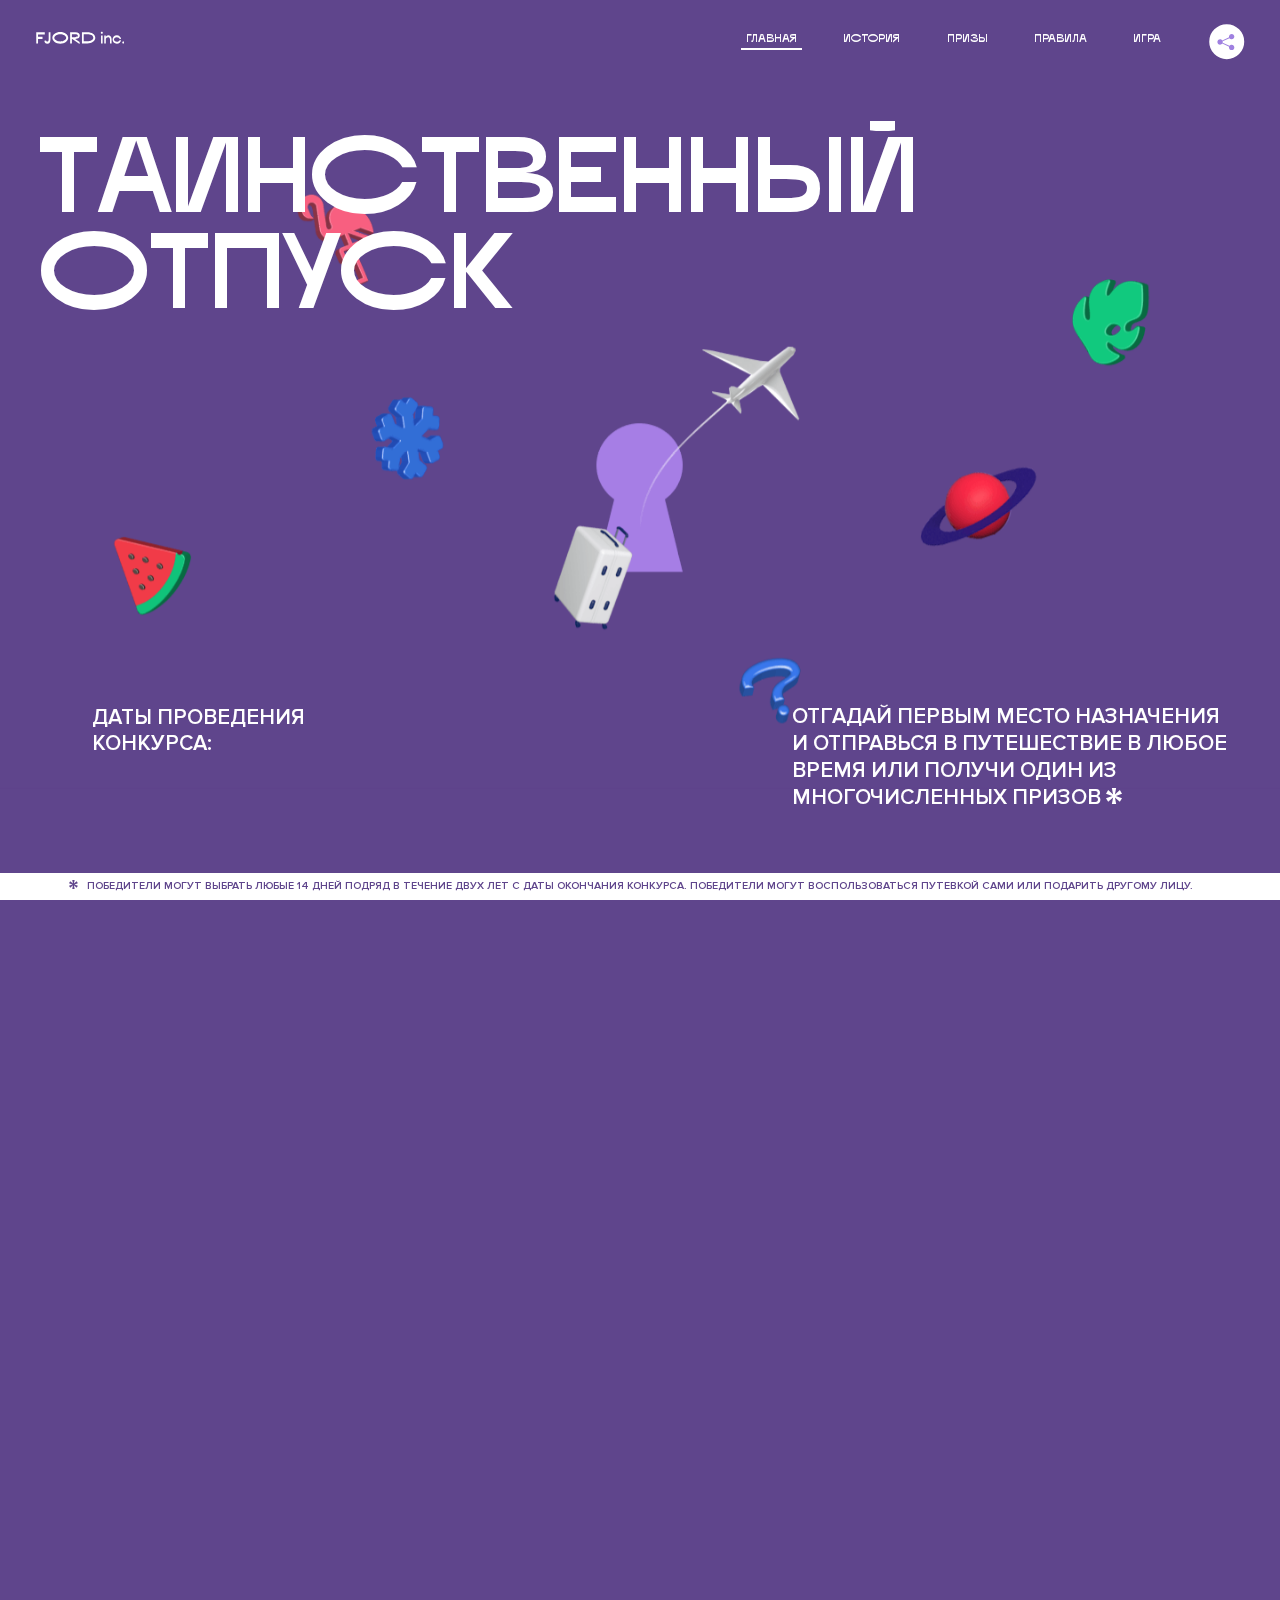
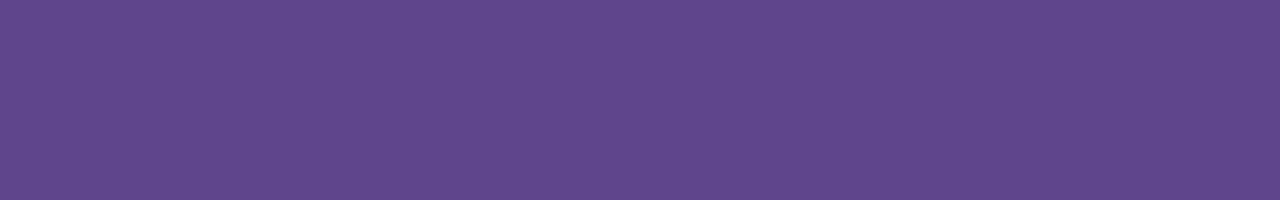
<file: 9/index.html>
<!DOCTYPE html>
<html lang="ru">
<head>
  <meta charset="UTF-8">
  <meta name="description" content="">
  <meta name="viewport" content="width=device-width, initial-scale=1.0">
  <meta http-equiv="X-UA-Compatible" content="ie=edge">
  <title>Mysterious Vacation</title>
<link href="css/style.min.css" rel="stylesheet">  <base href="https://htmlacademy-animation.github.io/1449935-magic-vacation-1/9/">
</head>
<body>

  <header class="page-header js-header">
    <div class="page-header__wrapper">
      <a href="#" class="page-header__logo" aria-label="Перейти на страницу FJORD.Inc">
        <svg width="100" height="15" viewBox="0 0 100 15" fill="none" xmlns="http://www.w3.org/2000/svg">
          <path d="M0.26 1.4V14H2.276V8.906H7.334V6.44H2.276V3.848H9.872V1.4H0.26ZM12.733 14.36C15.127 14.36 16.243 12.65 16.243 9.5V1.4H14.263V8.96C14.263 11.21 13.723 11.876 12.733 11.876C11.833 11.876 11.473 11.3 11.347 10.58L9.36702 10.94C9.63702 13.046 10.663 14.36 12.733 14.36ZM18.3918 7.7C18.3918 11.372 22.3878 14.36 27.3198 14.36C32.2518 14.36 36.2478 11.372 36.2478 7.7C36.2478 4.028 32.2518 1.04 27.3198 1.04C22.3878 1.04 18.3918 4.028 18.3918 7.7ZM20.6058 7.7C20.6058 5.378 23.6118 3.524 27.3198 3.524C30.9918 3.524 33.9798 5.378 33.9798 7.7C33.9798 10.004 30.9918 11.858 27.3198 11.858C23.6118 11.858 20.6058 10.004 20.6058 7.7ZM40.403 14V8.906H40.799L49.079 14.702V12.38L44.039 8.906H44.201C47.999 8.906 49.277 7.304 49.277 5.162C49.277 3.092 47.999 1.4 44.201 1.4H38.387V14H40.403ZM43.535 3.722C45.785 3.722 47.045 4.136 47.045 5.432C47.045 6.764 45.785 7.034 43.535 7.034H40.403V3.722H43.535ZM51.6936 1.382V14H57.8676C62.7456 14 66.7236 11.534 66.7236 7.7C66.7236 3.848 62.7456 1.382 57.8676 1.382H51.6936ZM53.7096 11.624V3.722H57.5436C61.5396 3.722 64.4916 5.018 64.4916 7.7C64.4916 10.238 61.5396 11.624 57.5436 11.624H53.7096ZM73.1832 14.018H74.9832V5H73.1832V14.018ZM72.9132 1.976C72.9132 2.57 73.3992 3.092 74.0832 3.092C74.7492 3.092 75.2352 2.57 75.2352 1.976C75.2352 1.382 74.7672 0.805999 74.0832 0.805999C73.3812 0.805999 72.9132 1.382 72.9132 1.976ZM76.7867 14H78.5687V9.104C78.7487 8.006 79.5947 6.962 81.0887 6.962C82.1147 6.962 83.2667 7.448 83.2667 9.554V14H85.0487V9.014C85.0487 6.152 83.2307 4.73 81.3587 4.73C79.9187 4.73 79.0727 5.558 78.5687 6.854V5H76.7867V14ZM90.9898 14.27C93.5098 14.27 95.3818 12.506 95.7238 10.328H94.0498C93.7258 11.3 92.6998 12.02 90.9898 12.02C88.8478 12.02 87.7678 10.922 87.7678 9.59C87.7678 8.24 88.8478 6.962 90.9898 6.962C92.7538 6.962 93.7978 7.844 94.0858 8.924H95.7418C95.4358 6.71 93.6178 4.73 90.9898 4.73C88.0918 4.73 86.1298 7.124 86.1298 9.59C86.1298 12.074 88.1278 14.27 90.9898 14.27ZM97.0693 12.938C97.0693 13.658 97.5553 14.144 98.2753 14.144C98.9953 14.144 99.4813 13.658 99.4813 12.938C99.4813 12.2 98.9953 11.714 98.2753 11.714C97.5553 11.714 97.0693 12.2 97.0693 12.938Z" fill="currentColor"></path>
        </svg>
      </a>
      <button class="page-header__toggler js-menu-toggler" type="button" aria-label="Управление мобильным меню"><span>Меню</span></button>
      <nav class="page-header__nav">
        <div class="page-header__menu js-menu" id="menu">
          <ul>
            <li>
              <a class="js-menu-link active" href="#top" data-href="top">главная</a>
            </li>
            <li>
              <a class="js-menu-link" href="#story" data-href="story">история</a>
            </li>
            <li>
              <a class="js-menu-link" href="#prizes" data-href="prizes">призы</a>
            </li>
            <li>
              <a class="js-menu-link" href="#rules" data-href="rules">правила</a>
            </li>
            <li>
              <a class="js-menu-link" href="#game" data-href="game">игра</a>
            </li>
          </ul>
        </div>
        <div class="page-header__social">
          <div class="social-block js-social-block">
            <button class="social-block__toggler" aria-label="Управлять блоком с социальными кнопками">
              <svg width="26" height="22" viewBox="0 0 27 22" fill="none" xmlns="http://www.w3.org/2000/svg">
                <path d="M19.6721 7.43664C21.6273 7.43664 23.213 5.85095 23.213 3.89566C23.213 1.94037 21.6273 0.354675 19.6721 0.354675C17.7168 0.354675 16.1311 1.94037 16.1311 3.89566C16.1311 4.19968 16.1728 4.49178 16.2458 4.77345L7.21751 8.95527C6.57519 8.05214 5.52303 7.46049 4.33078 7.46049C2.37549 7.46049 0.789795 9.04618 0.789795 11.0015C0.789795 12.9568 2.37549 14.5425 4.33078 14.5425C5.52303 14.5425 6.57668 13.9508 7.21751 13.0477L16.2458 17.2295C16.1743 17.5112 16.1311 17.8033 16.1311 18.1073C16.1311 20.0626 17.7168 21.6483 19.6721 21.6483C21.6273 21.6483 23.213 20.0626 23.213 18.1073C23.213 16.152 21.6273 14.5663 19.6721 14.5663C18.4798 14.5663 17.4262 15.158 16.7853 16.0611L7.75701 11.8793C7.82854 11.5976 7.87176 11.3055 7.87176 11.0015C7.87176 10.6974 7.83003 10.4053 7.75701 10.1237L16.7853 5.94186C17.4262 6.84499 18.4783 7.43664 19.6721 7.43664Z" fill="currentColor"></path>
              </svg>
            </button>
            <ul class="social-block__list">
              <li>
                <a class="social-block__link social-block__link--fb" href="#" aria-label="Мы на Facebook">
                  <svg width="8" height="17" viewBox="0 0 8 17" fill="none" xmlns="http://www.w3.org/2000/svg">
                    <path d="M4.24646 16.9899H1.09275L1.05793 8.49828H0V5.30707H1.05793V3.81124C1.05793 1.42084 2.57654 0 5.21735 0H7.41758V3.18585H5.30841C4.28262 3.18585 4.2478 3.48582 4.2478 4.24914V5.30707H7.42964L7.16716 8.49828H4.2478V16.9899H4.24646Z" fill="currentColor"></path>
                  </svg>
                </a>
              </li>
              <li>
                <a class="social-block__link social-block__link--insta" href="#" aria-label="Мы в Instagram">
                  <svg width="15" height="15" viewBox="0 0 15 15" fill="none" xmlns="http://www.w3.org/2000/svg">
                    <path d="M11.0197 0H4.19806C2.14246 0 0.471191 1.66993 0.471191 3.72285V10.5499C0.471191 12.6082 2.14112 14.2727 4.19806 14.2727H11.0197C13.0753 14.2727 14.7466 12.6082 14.7466 10.5499V3.72285C14.7466 1.67127 13.0753 0 11.0197 0ZM11.0197 12.4849H4.19806C3.13076 12.4849 2.26432 11.6158 2.26432 10.5512V3.72419C2.26432 2.65956 3.13076 1.79715 4.19806 1.79715H11.0197C12.087 1.79715 12.9535 2.6609 12.9535 3.72419V10.5512C12.9535 11.6145 12.087 12.4849 11.0197 12.4849Z" fill="currentColor"></path>
                    <path d="M7.60887 3.11084C5.38989 3.11084 3.58203 4.9187 3.58203 7.14036C3.58203 9.35532 5.38989 11.1645 7.60887 11.1645C9.83053 11.1645 11.6357 9.35666 11.6357 7.14036C11.6357 4.9187 9.83053 3.11084 7.60887 3.11084ZM7.60887 9.36871C6.37551 9.36871 5.37784 8.37372 5.37784 7.14036C5.37784 5.90699 6.37551 4.90665 7.60887 4.90665C8.83822 4.90665 9.84259 5.90833 9.84259 7.14036C9.84392 8.37238 8.83822 9.36871 7.60887 9.36871Z" fill="currentColor"></path>
                    <path d="M11.3573 2.35962C10.8256 2.35962 10.3931 2.79752 10.3931 3.32381C10.3931 3.85546 10.8256 4.29336 11.3573 4.29336C11.8862 4.29336 12.3215 3.85546 12.3215 3.32381C12.3215 2.79752 11.8862 2.35962 11.3573 2.35962Z" fill="currentColor"></path>
                  </svg>
                </a>
              </li>
              <li>
                <a class="social-block__link social-block__link--vk" href="#" aria-label="Мы ВКонтакте">
                  <svg width="17" height="10" viewBox="0 0 17 10" fill="none" xmlns="http://www.w3.org/2000/svg">
                    <path d="M14.1234 4.9002C14.1234 4.9002 16.3623 1.72708 16.5866 0.680242C16.6595 0.312285 16.4947 0.103188 16.1069 0.103188C16.1069 0.103188 14.8193 0.103188 14.168 0.103188C13.7235 0.103188 13.5587 0.293278 13.4235 0.579768C13.4235 0.579768 12.3724 2.82553 11.0969 4.24712C10.6861 4.70333 10.4781 4.84318 10.2511 4.84318C10.0646 4.84318 9.98625 4.6911 9.98625 4.27834V0.649016C9.98625 0.147997 9.92545 0.00135496 9.5066 0.00135496H6.39628C6.15578 0.00135496 6.0085 0.134417 6.0085 0.324506C6.0085 0.801084 6.73406 0.908351 6.73406 2.20231V4.87305C6.73406 5.40529 6.70569 5.61575 6.45303 5.61575C5.78016 5.61575 4.19528 3.30618 3.30623 0.678887C3.12923 0.145282 2.93737 0 2.43475 0H0.486409C0.205373 0 0 0.190085 0 0.476576C0 0.991172 0.60666 3.40801 2.99277 6.64358C4.59927 8.8201 6.70569 10 8.60269 10C9.76196 10 10.0416 9.80312 10.0416 9.31432V7.63883C10.0416 7.22607 10.2065 7.04956 10.4429 7.04956C10.7078 7.04956 11.1847 7.13238 12.2805 8.22268C13.5843 9.47862 13.6762 10 14.3896 10H16.5676C16.7919 10 17 9.89273 17 9.52342C17 9.02919 16.3623 8.15343 15.384 7.10659C14.9801 6.56755 14.3302 5.98914 14.1248 5.72301C13.8275 5.40801 13.9154 5.23014 14.1234 4.9002Z" fill="currentColor"></path>
                  </svg>
                </a>
              </li>
            </ul>
          </div>
        </div>
      </nav>
    </div>
  </header>

  <main class="page-content">

    <section class="animation-screen"></section>

    <section class="screen screen--hidden screen--intro" id="top">
      <div class="screen__wrapper">
        <div class="intro">
          <h1 class="intro__title">Таинственный отпуск</h1>
          <div class="intro__content">
            <div class="intro__info">
              <p class="intro__label">Даты проведения конкурса:</p>
              <p class="intro__date">01 — 31.05 / 2020</p>
            </div>
            <div class="intro__message">
              <p>
                Отгадай первым место назначения и&nbsp;отправься в&nbsp;путешествие в&nbsp;любое время или получи один из многочисленных призов
                <svg width="16" height="16" viewBox="0 0 10 10" fill="none" xmlns="http://www.w3.org/2000/svg">
                  <path d="M0 6.35337L3.90271 4.99012L0 3.64663L1.34615 1.32374L4.44287 4.01073L3.67364 0H6.34615L5.57692 4.01073L8.65385 1.32374L10 3.64663L6.13405 4.99012L10 6.35337L8.65385 8.65651L5.57692 5.98927L6.34615 10H3.67364L4.44287 5.96952L1.34615 8.65651L0 6.35337Z" fill="currentColor"></path>
                </svg>
              </p>
            </div>
          </div>
        </div>
      </div>
      <div class="screen__footer js-footer">
        <button class="screen__footer-enlarge js-footer-toggler" type="button" aria-label="Показать сообщение">
          <svg width="10" height="10" viewBox="0 0 10 10" fill="none" xmlns="http://www.w3.org/2000/svg">
            <path d="M0 6.35337L3.90271 4.99012L0 3.64663L1.34615 1.32374L4.44287 4.01073L3.67364 0H6.34615L5.57692 4.01073L8.65385 1.32374L10 3.64663L6.13405 4.99012L10 6.35337L8.65385 8.65651L5.57692 5.98927L6.34615 10H3.67364L4.44287 5.96952L1.34615 8.65651L0 6.35337Z" fill="currentColor"></path>
          </svg>
        </button>
        <button class="screen__footer-collapse js-footer-toggler" type="button" aria-label="Скрыть сообщение">
          <svg width="13" height="13" viewBox="0 0 13 13" fill="none" xmlns="http://www.w3.org/2000/svg">
            <line x1="12.3536" y1="0.353553" x2="0.738349" y2="11.9688" stroke="currentColor"></line>
            <line x1="0.738319" y1="0.539925" x2="12.3535" y2="12.1551" stroke="currentColor"></line>
          </svg>
        </button>
        <div class="screen__footer-wrapper">
          <div class="screen__footer-announce">
            <p class="screen__footer-label">Даты проведения конкурса:</p>
            <p class="screen__footer-date">01 — 31.05 / 2020</p>
          </div>
          <div class="screen__footer-note">
            <p>
              <svg width="10" height="10" viewBox="0 0 10 10" fill="none" xmlns="http://www.w3.org/2000/svg">
                <path d="M0 6.35337L3.90271 4.99012L0 3.64663L1.34615 1.32374L4.44287 4.01073L3.67364 0H6.34615L5.57692 4.01073L8.65385 1.32374L10 3.64663L6.13405 4.99012L10 6.35337L8.65385 8.65651L5.57692 5.98927L6.34615 10H3.67364L4.44287 5.96952L1.34615 8.65651L0 6.35337Z" fill="currentColor"></path>
              </svg>
              <span>Победители могут выбрать любые 14 дней подряд в&nbsp;течение двух лет с&nbsp;даты окончания конкурса. Победители могут воспользоваться путевкой сами или подарить другому лицу.</span>
            </p>
          </div>
        </div>
      </div>
    </section>

    <section class="screen screen--hidden screen--story" id="story">

      <div class="slider swiper-container js-slider">

        <div class="swiper-wrapper">

          <div class="slider__item swiper-slide">
            <h2 class="slider__item-title">История</h2>
            <p class="slider__item-text">Джеймс Таргет был основателем компании &laquo;Fjord Inc.&raquo;. С&nbsp;1965 года &laquo;Fjord Inc.&raquo; прославилась надёжными и&nbsp;удобными чемоданами и&nbsp;аксессуарами для туристов.</p>
          </div>

          <div class="slider__item swiper-slide">
            <p class="slider__item-text">Когда Джеймсу было 7&nbsp;лет, в&nbsp;их&nbsp;доме гостил дядюшка и&nbsp;развлекал детей рассказами о&nbsp;своей поездке в&nbsp;место, показавшееся малышу Таргету невероятным. Тогда Джеймс решил, что однажды посетит его, но&nbsp;не&nbsp;будет рассказывать о&nbsp;мечте, пока не&nbsp;осуществит.</p>
          </div>

          <div class="slider__item swiper-slide">
            <p class="slider__item-text">Джеймс Таргет стал увлеченным путешественником. Он&nbsp;посетил 5&nbsp;континентов, 126&nbsp;стран.</p>
          </div>

          <div class="slider__item swiper-slide">
            <p class="slider__item-text">Он&nbsp;сплавлялся по&nbsp;Амазонке и&nbsp;погружался в&nbsp;пещеры Франции, медитировал в&nbsp;горах Тибета и&nbsp;пожимал руку вождя племени Акугауа.</p>
          </div>

          <div class="slider__item swiper-slide">
            <p class="slider__item-text">Из&nbsp;своих поездок Джеймс Таргет привозил идеи, как сделать свои чемоданы &laquo;Fjord Inc.&raquo; удобными и&nbsp;приспособленными к&nbsp;разным дорожным условиям.</p>
          </div>

          <div class="slider__item swiper-slide">
            <p class="slider__item-text">Всё это время Джеймс не&nbsp;оставлял идею поездки своей мечты. Однако, как только он&nbsp;брался за&nbsp;планирование, возникали препятствия, не&nbsp;позволяющие отправиться туда.</p>
          </div>

          <div class="slider__item swiper-slide">
            <p class="slider__item-text">В&nbsp;возрасте 67&nbsp;лет Джеймс Таргет попал под лавину и&nbsp;погиб. В&nbsp;своём завещании он&nbsp;поручил отправить в&nbsp;заветное путешествие трёх смельчаков, единых с&nbsp;ним духом.</p>
          </div>

          <div class="slider__item swiper-slide">
            <p class="slider__item-text">Тех, кто сможет узнать таинственное место, задавая вопросы специально обученному ИИ&nbsp;&laquo;Соне&raquo;, ждет фантастическое путешествие.</p>
          </div>
        </div>
        <div class="slider__controls">
          <button class="slider__control slider__control--prev js-control-prev" type="button" aria-label="Показать предыдущую историю">
            <svg width="12" height="22" viewBox="0 0 12 22" fill="none" xmlns="http://www.w3.org/2000/svg">
              <path d="M11 1L1 11L11 21" stroke="currentColor" stroke-width="2" stroke-linejoin="round"></path>
            </svg>
          </button>
          <button class="slider__control slider__control--next js-control-next" type="button" aria-label="Показать следующую историю">
            <svg width="12" height="22" viewBox="0 0 12 22" fill="none" xmlns="http://www.w3.org/2000/svg">
              <path d="M1 1L11 11L1 21" stroke="currentColor" stroke-width="2" stroke-linejoin="round"></path>
            </svg>
          </button>
        </div>
        <div class="slider__pagination swiper-pagination"></div>
      </div>
    </section>

    <div class="sliding-overlay"></div>

    <section class="screen screen--hidden screen--prizes" id="prizes">
      <div class="screen__wrapper">
        <div class="prizes">
          <h2 class="prizes__title">ПРизы</h2>
          <div class="prizes__lead">
            <p>Найди ответ и&nbsp;получи один из&nbsp;призов:</p>
          </div>
          <ul class="prizes__list">
            <li class="prizes__item prizes__item--journeys">
              <div class="prizes__icon">
                <img class="prizes__icon-mob" src="img/prize1-mob.svg" alt="">
                <svg viewBox="0 0 350 330" version="1.1" width="350" height="330" opacity="0" xmlns="http://www.w3.org/2000/svg">
                  <style>
                    #baloon__basket,
                    #baloon__ficus {
                      transform-box: fill-box;
                    }
                  </style>

                  <animate id="baloon_entry_animation" attributeName="opacity" from="0" to="1" begin="indefinite" dur="0.3s" fill="freeze"></animate>

                  <!-- baloon -->
                  <g id="baloon__baloon">
                    <animate id="baloon_disapear" attributeName="opacity" from="1" to="0" begin="baloon_entry_animation.begin+2.35s" dur="0.3s" fill="freeze"></animate>

                    <!-- корзина -->
                    <g id="baloon__basket" transform-box="fill-box" transform-origin="left top">
                      <animateTransform attributeName="transform" type="scale" values="1 1; 1 0.7; 1 1" begin="baloon_entry_animation.begin" dur="2s" repeatCount="indefinite"></animateTransform>
                      <animateTransform attributeName="transform" type="skewX" values="0; 5; 0;" begin="baloon_entry_animation.begin" dur="2s" repeatCount="indefinite" additive="sum"></animateTransform>
                      <path d="m 175.44,249.28 h 48.36 a 13.27,13.27 0 0 0 13,-10.65 l 3.74,-18.32 h -68.18 v 25.89 a 3.09,3.09 0 0 0 3.08,3.08 z" fill="none" stroke="#ffffff" stroke-linecap="round" stroke-linejoin="round" stroke-width="2"></path>
                      <path d="m 235.79,241.69 h -9.22 a 8.31,8.31 0 0 1 -8.28,-8.31 v -13.07" fill="none" stroke="#ffffff" stroke-linecap="round" stroke-miterlimit="10" stroke-width="2"></path>
                      <path d="m 204.25,231.88 h -2.05 a 3.45,3.45 0 0 0 -3.43,3.45 v 2.92 a 3.45,3.45 0 0 0 3.43,3.45 h 2.05 a 3.45,3.45 0 0 0 3.43,-3.45 v -2.92 a 3.44,3.44 0 0 0 -3.43,-3.45 z" fill="none" stroke="#ffffff" stroke-linecap="round" stroke-linejoin="round" stroke-width="2">
                        <set attributeName="visibility" from="visible" to="hidden" begin="baloon_entry_animation.begin+2s" id="baloon__window_disapear"></set>
                      </path>
                      <path d="m 185.64,231.88 h -2.05 a 3.45,3.45 0 0 0 -3.43,3.45 v 2.92 a 3.45,3.45 0 0 0 3.43,3.45 h 2.05 a 3.45,3.45 0 0 0 3.43,-3.45 v -2.92 a 3.45,3.45 0 0 0 -3.43,-3.45 z" fill="none" stroke="#ffffff" stroke-linecap="round" stroke-linejoin="round" stroke-width="2"></path>
                    </g>

                    <g id="baloon__bottom_tail_2" transform="translate(0,4)">
                      <animateTransform attributeName="transform" type="translate" values="0 3; 0 -2; 0 3" begin="baloon_entry_animation.begin" dur="2s" repeatCount="indefinite"></animateTransform>
                      <path d="m 123.23,207.39 h 9.16 a 3.29,3.29 0 0 0 3.29,-3.3 v -5.71 a 3.29,3.29 0 0 0 -3.29,-3.3 h -16.82 a 1.32,1.32 0 0 0 -1.32,1.32 v 2 a 9,9 0 0 0 9,9" fill="#068e4d"></path>
                      <path d="m 123.23,207.39 h 9.16 a 3.29,3.29 0 0 0 3.29,-3.3 v -5.71 a 3.29,3.29 0 0 0 -3.29,-3.3 h -16.82 a 1.32,1.32 0 0 0 -1.32,1.32 v 2 a 9,9 0 0 0 8.98,8.99 z" fill="none" stroke="#ffffff" stroke-linecap="round" stroke-linejoin="round" stroke-width="2"></path>
                    </g>
                    <g id="baloon__top_tail_2" transform="translate(0,4)">
                      <animateTransform attributeName="transform" type="translate" values="0 3; 0 -2; 0 3" begin="baloon_entry_animation.begin" dur="2s" repeatCount="indefinite"></animateTransform>
                      <path d="m 123.23,173.34 h 9.16 a 3.29,3.29 0 0 1 3.29,3.3 v 5.71 a 3.29,3.29 0 0 1 -3.29,3.3 h -16.82 a 1.32,1.32 0 0 1 -1.32,-1.32 v -2 a 9,9 0 0 1 9,-9" fill="#068e4d"></path>
                      <path d="m 123.23,173.34 h 9.16 a 3.29,3.29 0 0 1 3.29,3.3 v 5.71 a 3.29,3.29 0 0 1 -3.29,3.3 h -16.82 a 1.32,1.32 0 0 1 -1.32,-1.32 v -2 a 9,9 0 0 1 8.98,-8.99 z" fill="none" stroke="#ffffff" stroke-linecap="round" stroke-linejoin="round" stroke-width="2"></path>
                    </g>
                    <g id="baloon__hull">
                      <path d="m 205,227.08 c 43.38,0 74.86,-15.55 74.86,-37 0,-21.45 -31.48,-37 -74.86,-37 -27.94,0 -55.36,13.53 -73.46,24.87 a 14.3,14.3 0 0 0 0,24.21 c 18.09,11.33 45.52,24.87 73.46,24.87" fill="#068e4d"></path>
                      <path d="m 205,227.08 c 43.38,0 74.86,-15.55 74.86,-37 0,-21.45 -31.48,-37 -74.86,-37 -27.94,0 -55.36,13.53 -73.46,24.87 a 14.3,14.3 0 0 0 0,24.21 c 18.09,11.38 45.52,24.92 73.46,24.92 z" fill="none" stroke="#ffffff" stroke-width="2"></path>
                      <path d="m 126.11,190.43 c -0.16616,-4.62132 2.14832,-8.97956 6.07,-11.43 16.74,-10.5 44.58,-24.68 72.81,-24.68 44.81,0 73.64,16 73.64,35.75 v 0.37" fill="#36e69a"></path>
                      <path d="m 132.18,195.12 c 16.74,4.27 44.58,10 72.81,10 44.14,0 72.75,-6.32 73.6,-14.18 -0.86,19.34 -29.45,34.86 -73.6,34.86 -28.23,0 -56.07,-14.19 -72.81,-24.68 a 12.88,12.88 0 0 1 -6,-10.18 c 0.26,1.61 2.26,3.18 6,4.14" fill="#068e4d"></path>
                      <path fill="#25b774">
                        <animate attributeName="d" begin="baloon_entry_animation.begin" dur="2s" repeatCount="indefinite" values="
                                        M 132.18 186.12 C 148.92 181.85 176.76 176.12 204.99 176.12 C 227.255 176.12 245.57 177.727 258.363 180.329 C 271.155 182.93 278.425 186.525 278.6 190.5 C 278.6 190.67 278.6 190.84 278.6 191.01 C 277.75 198.87 249.15 205.18 205 205.18 C 176.77 205.18 148.93 199.42 132.19 195.18 C 128.4 194.18 126.4 192.65 126.19 191.05 L 126.19 190.54 C 126.32 188.85 128.34 187.18 132.29 186.17;
                                        M 132.83 187.291 C 146.645 186.306 181.242 183.91 204.964 183.887 C 226.297 183.867 244.393 183.517 256.915 184.18 C 269.609 184.853 277.44 186.619 278.47 190.525 C 278.506 190.691 278.542 190.857 278.578 191.023 C 279.348 198.325 252.031 212.836 205.021 212.938 C 174.655 213.004 147.687 203.638 131.22 196.21 C 127.601 194.535 125.915 192.629 126.014 191.023 L 126.112 190.523 C 126.567 188.884 128.876 187.652 132.929 187.36;
                                        M 132.18 186.12 C 148.92 181.85 176.76 176.12 204.99 176.12 C 227.255 176.12 245.57 177.727 258.363 180.329 C 271.155 182.93 278.425 186.525 278.6 190.5 C 278.6 190.67 278.6 190.84 278.6 191.01 C 277.75 198.87 249.15 205.18 205 205.18 C 176.77 205.18 148.93 199.42 132.19 195.18 C 128.4 194.18 126.4 192.65 126.19 191.05 L 126.19 190.54 C 126.32 188.85 128.34 187.18 132.29 186.17"></animate>
                      </path>
                    </g>
                    <g id="baloon__bottom_tail_1">
                      <animateTransform attributeName="transform" type="translate" values="0 -1; 0 4; 0 -1" begin="baloon_entry_animation.begin" dur="2s" repeatCount="indefinite"></animateTransform>
                      <path d="m 123.23,207.39 h 9.16 a 3.29,3.29 0 0 0 3.29,-3.3 v -5.71 a 3.29,3.29 0 0 0 -3.29,-3.3 h -16.82 a 1.32,1.32 0 0 0 -1.32,1.32 v 2 a 9,9 0 0 0 9,9" fill="#068e4d"></path>
                      <path d="m 123.23,207.39 h 9.16 a 3.29,3.29 0 0 0 3.29,-3.3 v -5.71 a 3.29,3.29 0 0 0 -3.29,-3.3 h -16.82 a 1.32,1.32 0 0 0 -1.32,1.32 v 2 a 9,9 0 0 0 8.98,8.99 z" fill="none" stroke="#ffffff" stroke-linecap="round" stroke-linejoin="round" stroke-width="2"></path>
                    </g>
                    <g id="baloon__top_tail_1">
                      <animateTransform attributeName="transform" type="translate" values="0 -1; 0 4; 0 -1" begin="baloon_entry_animation.begin" dur="2s" repeatCount="indefinite"></animateTransform>
                      <path d="m 123.23,173.34 h 9.16 a 3.29,3.29 0 0 1 3.29,3.3 v 5.71 a 3.29,3.29 0 0 1 -3.29,3.3 h -16.82 a 1.32,1.32 0 0 1 -1.32,-1.32 v -2 a 9,9 0 0 1 9,-9" fill="#068e4d"></path>
                      <path d="m 123.23,173.34 h 9.16 a 3.29,3.29 0 0 1 3.29,3.3 v 5.71 a 3.29,3.29 0 0 1 -3.29,3.3 h -16.82 a 1.32,1.32 0 0 1 -1.32,-1.32 v -2 a 9,9 0 0 1 8.98,-8.99 z" fill="none" stroke="#ffffff" stroke-linecap="round" stroke-linejoin="round" stroke-width="2"></path>
                    </g>

                    <g id="baloon__wind-behind-group">
                      <line x1="106.25" y1="179.49001" x2="84.050003" y2="179.49001" fill="none" stroke="#ffffff" stroke-linecap="round" stroke-miterlimit="10" stroke-width="2" id="line20" transform-origin="107.25 0">
                        <animateTransform attributeName="transform" type="scale" values="1 1; 0.8 1; 1 1; 0.9 1; 1 1" begin="baloon_entry_animation.begin" dur="0.4s" repeatCount="indefinite"></animateTransform>
                      </line>

                      <line x1="106.25" y1="190.98" x2="68.769997" y2="190.98" fill="none" stroke="#ffffff" stroke-linecap="round" stroke-miterlimit="10" stroke-width="2" transform-origin="107.25 0">
                        <animateTransform attributeName="transform" type="scale" values="1 1; 0.97 1; 1 1; 0.93 1; 1 1" begin="baloon_entry_animation.begin" dur="0.35s" repeatCount="indefinite"></animateTransform>
                      </line>

                      <line x1="106.25" y1="201.23" x2="84.050003" y2="201.23" fill="none" stroke="#ffffff" stroke-linecap="round" stroke-miterlimit="10" stroke-width="2" transform-origin="107.25 0">
                        <animateTransform attributeName="transform" type="scale" values="0.8 1; 1 1; 0.9 1; 1 1; 0.8 1" begin="baloon_entry_animation.begin" dur="0.4s" repeatCount="indefinite"></animateTransform>
                      </line>
                    </g>
                  </g>

                  <!-- облака -->
                  <g id="baloon__cloud_1">
                    <animate attributeName="opacity" values="0; 1; 1; 0" keyTimes="0; 0.2; 0.8; 1" begin="baloon_entry_animation.begin" dur="2s" fill="freeze"></animate>
                    <line x1="68.949997" y1="107.8" x2="131.86" y2="107.8" fill="none" stroke="#ffffff" stroke-linecap="round" stroke-miterlimit="10" stroke-width="2">
                      <animateTransform attributeName="transform" type="translate" values="216, 0; 0, 0" begin="baloon_entry_animation.begin" dur="2s" fill="freeze"></animateTransform>
                    </line>
                    <g>
                      <path d="m 41.77,97.54 h 35.29 a 12.4,12.4 0 1 1 24.8,0 h 17.93" fill="none" stroke="#ffffff" stroke-linecap="round" stroke-miterlimit="10" stroke-width="2"></path>
                      <animateTransform attributeName="transform" type="translate" values="224, 0; 0, 0" begin="baloon_entry_animation.begin" dur="2s" fill="freeze"></animateTransform>
                    </g>
                  </g>

                  <g id="baloon__cloud_2" visibility="hidden">
                    <animate id="baloon__cloud2_anim" attributeName="opacity" values="0; 1; 1; 0" keyTimes="0; 0.3; 0.7; 1" begin="baloon_entry_animation.begin+1.8s" dur="1.35s" fill="freeze"></animate>
                    <set attributeName="visibility" from="hidden" to="visible" begin="baloon__cloud2_anim.begin"></set>
                    <line x1="258.95999" y1="93.190002" x2="298.73999" y2="93.190002" fill="none" stroke="#ffffff" stroke-linecap="round" stroke-miterlimit="10" stroke-width="2">
                      <animateTransform attributeName="transform" type="translate" values="30, 0; -160, 0" begin="baloon__cloud2_anim.begin" dur="2s" repeatCount="indefinite"></animateTransform>
                    </line>
                    <g>
                      <animateTransform attributeName="transform" type="translate" values="35, 0; -170, 0" begin="baloon__cloud2_anim.begin" dur="2s" repeatCount="indefinite"></animateTransform>
                      <path d="m 278.75,82.91 h -27.36 a 12.4,12.4 0 1 0 -24.8,0 h -17.94" fill="none" stroke="#ffffff" stroke-linecap="round" stroke-miterlimit="10" stroke-width="2"></path>
                      <line x1="287.01001" y1="82.910004" x2="309.20999" y2="82.910004" fill="none" stroke="#ffffff" stroke-linecap="round" stroke-miterlimit="10" stroke-width="2"></line>
                    </g>
                  </g>

                  <!-- Горы -->
                  <g id="baloon__mountains-group">
                    <path d="m 289.94,327.88 h -45.06 l -32.08,-31.3 a 1.89,1.89 0 0 0 -2.44,0 l -10.2,10.23 a 1.72,1.72 0 0 1 -2.25,0 l -19,-20.17 a 2.4,2.4 0 0 0 -3.1,0 l -26.42,25.64 a 1.71,1.71 0 0 1 -2.25,0 l -2.63,-2.92 a 1.71,1.71 0 0 0 -2.31,0 L 124.63,329 H 80.78" fill="none" stroke="#ffffff" stroke-linecap="round" stroke-miterlimit="10" stroke-width="2" id="baloon__mountains">
                      <animate attributeName="d" begin="baloon_entry_animation.begin+2.5s" dur="0.25s" fill="freeze" from="M 289.94 327.88 L 244.88 327.88 L 212.8 296.58 C 212.459 296.292 212.027 296.134 211.58 296.134 C 211.133 296.134 210.701 296.292 210.36 296.58 L 200.16 306.81 C 199.848 307.08 199.448 307.229 199.035 307.229 C 198.622 307.229 198.222 307.08 197.91 306.81 L 178.91 286.64 C 178.477 286.274 177.927 286.072 177.36 286.072 C 176.793 286.072 176.243 286.274 175.81 286.64 L 149.39 312.28 C 149.079 312.552 148.679 312.702 148.265 312.702 C 147.851 312.702 147.451 312.552 147.14 312.28 L 144.51 309.36 C 144.195 309.071 143.782 308.911 143.355 308.911 C 142.928 308.911 142.515 309.071 142.2 309.36 L 124.63 329 L 80.78 329" to="M 289.94 329 L 244.88 329 L 212.8 329 C 212.393 329 211.987 329 211.58 329 C 211.173 329 210.767 329 210.36 329 L 200.16 329 C 199.41 329 198.66 329 197.91 329 C 191.577 329 185.243 329 178.91 329 L 178.135 329 C 177.877 329 177.618 329 177.36 329 C 177.102 329 176.843 329 176.585 329 L 175.81 329 C 167.003 329 158.197 329 149.39 329 C 148.64 329 147.89 329 147.14 329 L 144.51 329 C 144.125 329 143.74 329 143.355 329 C 142.97 329 142.585 329 142.2 329 L 124.63 329 L 80.78 329"></animate>
                    </path>
                    <path d="m 289.94,328 h -89.79 c -0.86,0 -1.56,0 -2.25,0 h -19 c -1.5,0 -2.23,0 -3.1,0 h -32.3 c -1.09,0 -1.66,0 -2.31,0 H 80.78" fill="none" stroke="#ffffff" stroke-linecap="round" stroke-miterlimit="10" stroke-width="2" id="baloon__flat"></path>
                  </g>

                  <!-- иллюминатор переход -->
                  <path d="m 204.25,231.88 h -2.05 a 3.45,3.45 0 0 0 -3.43,3.45 v 2.92 a 3.45,3.45 0 0 0 3.43,3.45 h 2.05 a 3.45,3.45 0 0 0 3.43,-3.45 v -2.92 a 3.44,3.44 0 0 0 -3.43,-3.45 z" fill="none" stroke="#ffffff" stroke-linecap="round" stroke-linejoin="round" stroke-width="2" visibility="hidden">
                    <set attributeName="visibility" from="hidden" to="visible" begin="baloon__window_disapear.begin"></set>

                    <animate attributeName="d" begin="baloon__window_disapear.begin" dur="0.35s" fill="freeze" from="M 206.677 240.682 C 207.319 240.036 207.68 239.161 207.68 238.25 C 207.68 237.277 207.68 236.303 207.68 235.33 C 207.682 234.726 207.525 234.132 207.224 233.609 C 206.924 233.085 206.491 232.649 205.969 232.346 C 205.447 232.042 204.854 231.882 204.25 231.88 C 204.25 231.88 204.25 231.88 204.25 231.88 L 202.2 231.88 C 201.289 231.885 200.416 232.251 199.773 232.898 C 199.131 233.544 198.77 234.419 198.77 235.33 L 198.77 238.25 C 198.77 239.161 199.131 240.036 199.773 240.682 C 200.416 241.329 201.289 241.695 202.2 241.7 C 202.883 241.7 203.567 241.7 204.25 241.7 C 205.161 241.695 206.034 241.329 206.677 240.682" to="M 275 225.43 C 269.29 225.43 263.58 225.43 257.87 225.43 C 253.221 225.409 248.765 223.547 245.484 220.254 C 242.202 216.961 240.355 212.499 240.35 207.85 C 240.35 195.233 240.35 182.617 240.35 170 C 240.355 165.351 242.202 160.889 245.484 157.596 C 248.765 154.303 253.221 152.441 257.87 152.42 L 275 152.42 C 279.647 152.444 284.1 154.307 287.38 157.6 C 290.659 160.892 292.505 165.353 292.51 170 L 292.51 188.915 C 292.51 195.22 292.51 201.525 292.51 207.83 C 292.507 212.48 290.663 216.944 287.384 220.24 C 284.105 223.537 279.65 225.404 275 225.43 C 275 225.43 275 225.43 275 225.43"></animate>

                    <set attributeName="visibility" from="visible" to="hidden" begin="baloon__window_disapear.end"></set>
                  </path>

                  <path d="M 275,225.43 H 257.87 A 17.6,17.6 0 0 1 240.35,207.85 V 170 a 17.6,17.6 0 0 1 17.52,-17.58 H 275 A 17.6,17.6 0 0 1 292.51,170 v 37.83 A 17.61,17.61 0 0 1 275,225.43 Z" fill="none" id="baloon__window-path"></path>

                  <clipPath id="baloon__window-clip">
                    <use href="#baloon__window-path"></use>
                  </clipPath>

                  <!-- иллюминатор -->
                  <g id="baloon__window" visibility="hidden">
                    <set id="baloon__window-appearance" attributeName="visibility" from="hidden" to="visible" begin="baloon__window_disapear.begin+0.35s"></set>

                    <!-- сам иллюминатор -->
                    <use href="#baloon__window-path" stroke="#ffffff" stroke-width="2"></use>

                    <!-- облака внутри иллюминатора -->
                    <g clip-path="url(#baloon__window-clip)" id="baloon__clouds-inside">
                      <g>
                        <animateTransform attributeName="transform" type="translate" values="294 160; -30, 160" begin="baloon__window_disapear.begin+0.35s" dur="3s" repeatCount="indefinite"></animateTransform>
                        <line x1="28.18" y1="38.34" x2="91.089996" y2="38.34" fill="none" stroke="#ffffff" stroke-linecap="round" stroke-miterlimit="10" stroke-width="2"></line>
                        <path d="m 41.77,97.54 h 35.29 a 12.4,12.4 0 1 1 24.8,0 h 17.93" transform="translate(-40.77,-69.46)" fill="none" stroke="#ffffff" stroke-linecap="round" stroke-miterlimit="10" stroke-width="2"></path>
                        <line x1="218.19" y1="23.719999" x2="257.97" y2="23.719999" fill="none" stroke="#ffffff" stroke-linecap="round" stroke-miterlimit="10" stroke-width="2"></line>
                        <path d="m 278.75,82.91 h -27.36 a 12.4,12.4 0 1 0 -24.8,0 h -17.94" transform="translate(-40.77,-69.46)" fill="none" stroke="#ffffff" stroke-linecap="round" stroke-miterlimit="10" stroke-width="2"></path>
                        <line x1="246.24001" y1="13.45" x2="268.42999" y2="13.45" fill="none" stroke="#ffffff" stroke-linecap="round" stroke-miterlimit="10" stroke-width="2"></line>
                      </g>
                    </g>
                  </g>

                  <!-- лыжи -->
                  <g id="baloon__skis" transform="translate(-50,0)" opacity="0">
                    <animate attributeName="opacity" id="baloon__skis_appearance" from="0" to="1" dur="0.3s" fill="freeze" begin="baloon__chair_appearance.begin+0.2s"></animate>
                    <animateTransform attributeName="transform" type="translate" values="-50 0; 0 0" keySplines="0.3 0.3 .5 1" begin="baloon__skis_appearance.begin" dur="0.3s" fill="freeze"></animateTransform>
                    <path d="m 91.14,327.79 a 2.2,2.2 0 0 1 -2,-2.36 L 102.8,132.26 c 1.1,-15.49 -4.8,-21.92 -8.75,-24.47 a 1.35,1.35 0 0 1 0.53,-2.45 C 103,104 122.18,104 120,134.19 l -13.57,192.48 a 2.2,2.2 0 0 1 -2.35,2 z" fill="#ffffff"></path>
                    <path d="m 124.5,328.17 a 2.2,2.2 0 0 1 -2.17,-2.23 l 2.24,-193.63 c 0.19,-15.53 -6.07,-21.61 -10.16,-23.91 a 1.35,1.35 0 0 1 0.39,-2.47 c 8.36,-1.9 27.49,-3 27.15,27.28 l -2.25,192.93 a 2.2,2.2 0 0 1 -2.22,2.18 z" fill="#ffffff"></path>
                  </g>

                  <!-- кресло -->
                  <g id="baloon__chair" transform="translate(-180,0)" opacity="0">
                    <animate attributeName="opacity" id="baloon__chair_appearance" from="0" to="1" begin="baloon_entry_animation.begin+2.5s" dur="0.3s" fill="freeze"></animate>
                    <animateTransform attributeName="transform" type="translate" values="-180 0; 0 0" keySplines="0.3 0.3 .5 1" begin="baloon__chair_appearance.begin" dur="0.3s" fill="freeze"></animateTransform>
                    <path d="m 257.5,259.82 h -60.74 v -14.19 h 55.09 a 9.92,9.92 0 0 1 9.9,9.93 4.26,4.26 0 0 1 -4.25,4.25" fill="#a67ee5"></path>
                    <path d="m 257.5,259.82 h -60.74 v -14.19 h 55.09 a 9.92,9.92 0 0 1 9.9,9.93 4.26,4.26 0 0 1 -4.25,4.26 z" fill="none" stroke="#ffffff" stroke-miterlimit="10" stroke-width="2"></path>
                    <polygon points="165.19,286.72 179.16,286.72 185.47,328.31 171.5,328.31 " fill="#a67ee5"></polygon>
                    <polygon points="165.19,286.72 179.16,286.72 185.47,328.31 171.5,328.31 " fill="none" stroke="#ffffff" stroke-miterlimit="10" stroke-width="2"></polygon>
                    <polygon points="214.76,286.72 228.72,286.72 235.03,328.31 221.06,328.31 " fill="#a67ee5"></polygon>
                    <polygon points="214.76,286.72 228.72,286.72 235.03,328.31 221.06,328.31 " fill="none" stroke="#ffffff" stroke-miterlimit="10" stroke-width="2"></polygon>
                    <path d="m 281.33,272.45 h -55.89 a 5.59,5.59 0 0 1 -5.53,-4.77 l -10.86,-72.24 a 17.71,17.71 0 0 0 -12.49,-31.31 h -55.08 l -0.32,102.87 15.77,23.35 47.19,8.39 a 12.3,12.3 0 0 0 4.22,0.75 h 73 a 13.53,13.53 0 0 0 0,-27.06" fill="#a67ee5"></path>
                    <path d="m 281.33,272.45 h -55.89 a 5.59,5.59 0 0 1 -5.53,-4.77 l -10.86,-72.24 a 17.71,17.71 0 0 0 -12.49,-31.31 h -55.08 l -0.32,102.87 15.77,23.35 47.19,8.39 a 12.3,12.3 0 0 0 4.22,0.75 h 73 a 13.53,13.53 0 0 0 -0.01,-27.04 z" fill="none" stroke="#ffffff" stroke-miterlimit="10" stroke-width="2"></path>
                    <path d="m 162.42,267.69 -10.86,-72.24 a 17.71,17.71 0 1 0 -29,-13.61 18,18 0 0 0 0.79,5.25 L 138.65,289 a 12.36,12.36 0 0 0 12.21,10.54 h 73 a 13.53,13.53 0 0 0 0,-27.05 h -55.91 a 5.62,5.62 0 0 1 -5.53,-4.78" fill="#a67ee5"></path>
                    <path d="m 162.42,267.69 -10.86,-72.24 a 17.71,17.71 0 1 0 -29,-13.61 18,18 0 0 0 0.79,5.25 L 138.65,289 a 12.36,12.36 0 0 0 12.21,10.54 h 73 a 13.53,13.53 0 0 0 0,-27.05 h -55.91 a 5.62,5.62 0 0 1 -5.53,-4.8 z" fill="none" stroke="#ffffff" stroke-miterlimit="10" stroke-width="2"></path>
                    <path d="m 206.26,259.82 h -72 l -2.13,-14.19 h 68.47 a 9.92,9.92 0 0 1 9.9,9.93 4.26,4.26 0 0 1 -4.25,4.25" fill="#a67ee5"></path>
                    <path d="m 206.26,259.82 h -72 l -2.13,-14.19 h 68.47 a 9.92,9.92 0 0 1 9.9,9.93 4.26,4.26 0 0 1 -4.24,4.26 z" fill="none" stroke="#ffffff" stroke-miterlimit="10" stroke-width="2"></path>
                    <line x1="151.57001" y1="195.44" x2="209.05" y2="195.44" fill="none" stroke="#ffffff" stroke-linecap="round" stroke-miterlimit="10" stroke-width="2"></line>
                  </g>

                  <!-- Растение -->
                  <g id="baloon__ficus" transform="translate(-50,0)" opacity="0" transform-origin="right bottom">
                    <animate attributeName="opacity" id="baloon__ficus_appearance" from="0" to="1" dur="0.3s" fill="freeze" begin="baloon__chair_appearance.begin+0.1s"></animate>
                    <animateTransform attributeName="transform" type="translate" values="-50 0; 0 0" keySplines="0.3 0.3 .5 1" begin="baloon__ficus_appearance.begin" dur="0.3s" fill="freeze"></animateTransform>
                    <animateTransform attributeName="transform" type="rotate" values="0 0 0; 10 0 0; -5 0 0; 2 0 0; 0 0 0" begin="baloon__ficus_appearance.end" dur="0.5s" fill="freeze" additive="sum"></animateTransform>
                    <path d="M 79.18,194 A 131,131 0 0 1 94.77,220.9 255,255 0 0 1 74.69,197.35 259,259 0 0 1 57.62,171.47 131.72,131.72 0 0 1 79.18,194" fill="#36e69a"></path>
                    <path d="m 80.94,214.39 a 127.19,127.19 0 0 1 22.8,20.49 242.09,242.09 0 0 1 -25.84,-15.71 235.86,235.86 0 0 1 -23.42,-18.7 119.82,119.82 0 0 1 26.46,13.92" fill="#36e69a"></path>
                    <path d="m 93.66,205.48 a 258.38,258.38 0 0 0 10.08,29.39 125.63,125.63 0 0 0 -4.5,-30.52 135.9,135.9 0 0 0 -12.06,-29.44 260.33,260.33 0 0 0 6.47,30.57" fill="#36e69a"></path>
                    <path d="m 107.32,213.52 a 250.14,250.14 0 0 0 2.06,30.67 119.93,119.93 0 0 0 3.76,-30.05 131.24,131.24 0 0 0 -4,-31.36 238.1,238.1 0 0 0 -1.87,30.74" fill="#25b774"></path>
                    <path d="M 83.08,229.56 A 121.93,121.93 0 0 1 109.37,244.2 225.91,225.91 0 0 1 81.21,235 228.11,228.11 0 0 1 54.84,222.31 113.61,113.61 0 0 1 83.09,229.6" fill="#25b774"></path>
                    <path d="M 88.06,243.83 A 118.11,118.11 0 0 1 115.62,255 211,211 0 0 1 86.84,249.4 220.87,220.87 0 0 1 59.42,240.07 114,114 0 0 1 88.07,243.8" fill="#25b774"></path>
                    <path d="m 118.71,224.79 a 238,238 0 0 0 -3.1,30.25 117.11,117.11 0 0 0 8.82,-28.54 127.44,127.44 0 0 0 1.42,-31.19 213.92,213.92 0 0 0 -7.15,29.48" fill="#25b774"></path>
                    <path d="m 98.86,262 a 118.24,118.24 0 0 1 27.07,12.34 212.3,212.3 0 0 1 -28.53,-6.79 220.78,220.78 0 0 1 -27,-10.45 114.06,114.06 0 0 1 28.46,4.9" fill="#068e4d"></path>
                    <path d="m 130.27,244.29 a 236.56,236.56 0 0 0 -4.34,30.1 116.94,116.94 0 0 0 10,-28.16 127.42,127.42 0 0 0 2.71,-31.1 214.43,214.43 0 0 0 -8.36,29.16" fill="#068e4d"></path>
                    <path d="m 108.9,280.69 a 118.21,118.21 0 0 1 26.54,13.47 213.62,213.62 0 0 1 -28.23,-8 221.65,221.65 0 0 1 -26.55,-11.57 113.82,113.82 0 0 1 28.24,6.08" fill="#068e4d"></path>
                    <path d="m 141,264.26 a 236.09,236.09 0 0 0 -5.58,29.9 117.46,117.46 0 0 0 11.15,-27.73 127.2,127.2 0 0 0 4,-31 214.24,214.24 0 0 0 -9.57,28.83" fill="#068e4d"></path>
                    <path d="M 92.62,217.67 A 529.26,529.26 0 0 1 149.48,328" fill="none" stroke="#36e69a" stroke-linecap="round" stroke-linejoin="round" stroke-width="2"></path>
                  </g>
                </svg>
              </div>
              <p class="prizes__desc">
                <b>3</b>
                <span>загадочных путешествия</span>
              </p>
            </li>
            <li class="prizes__item prizes__item--cases">
              <div class="prizes__icon">
                <img class="prizes__icon-mob" src="img/prize2-mob.svg" alt="">
                <svg viewBox="0 0 350 330" width="350" height="330" opacity="0" version="1.1" xmlns="http://www.w3.org/2000/svg">
                  <style>
                    #suitecase__floor {
                      transform-box: fill-box;
                      transform-origin: right;
                    }

                    #suitecase__leaf_pink {
                      transform-box: fill-box;
                      transform-origin: left bottom;
                    }

                    #suitecase__leaf_red_leaf {
                      transform-box: fill-box;
                    }

                    #suitecase__suitecase-group {
                      transform-box: fill-box;
                      transform-origin: center;
                    }
                  </style>

                  <animate id="suitecase_entry_animation" attributeName="opacity" from="0" to="1" begin="baloon_entry_animation.begin" dur="0.3s" fill="freeze"></animate>

                  <!-- clouds -->
                  <g id="suitecase__suitecase">
                    <!-- fadeout -->
                    <animateTransform id="suitecase__clouds_fadeout" attributeName="transform" type="translate" from="0, 0" to="0, -40" begin="suitecase__suitecase_motion.begin+0.5s" keySplines="0.37 0 0.63 1" dur="0.3s" fill="freeze"></animateTransform>
                    <animate attributeName="opacity" from="1" to="0" begin="suitecase__clouds_fadeout.begin" dur="0.3s" fill="freeze"></animate>

                    <g id="suitecase__cloud_1" transform="translate(24, 0)">
                      <animateTransform id="suitecase__clouds_shift" attributeName="transform" type="translate" from="24, 0" to="0, 0" begin="suitecase_entry_animation.begin" keySplines="0.3 0.3 .5 1" dur="0.3s" fill="freeze"></animateTransform>

                      <line x1="65.43" y1="77.720001" x2="105.21" y2="77.720001" fill="none" stroke="#ffffff" stroke-linecap="round" stroke-miterlimit="10" stroke-width="2"></line>
                      <path d="M 85.22,67.45 H 57.86 a 12.4,12.4 0 1 0 -24.8,0 H 15.13" fill="none" stroke="#ffffff" stroke-linecap="round" stroke-miterlimit="10" stroke-width="2"></path>
                      <line x1="93.480003" y1="67.449997" x2="115.68" y2="67.449997" fill="none" stroke="#ffffff" stroke-linecap="round" stroke-miterlimit="10" stroke-width="2"></line>
                    </g>

                    <path d="m 235.77,119 h -19.45 a 35.49,35.49 0 0 0 -68,-13.69 26.34,26.34 0 0 0 -12.89,-3.31 26.72,26.72 0 0 0 -24.8,17 H 95.48 a 10.5,10.5 0 0 0 0,21 h 140.3 a 10.5,10.5 0 0 0 0,-21" fill="#ffffff" id="suitecase__cloud_2" transform="translate(50, 0)">
                      <animateTransform attributeName="transform" type="translate" from="50, 0" to="0, 0" begin="suitecase_entry_animation.begin" keySplines="0.3 0.3 .5 1" dur="0.3s" fill="freeze"></animateTransform>
                    </path>

                    <g id="suitecase__cloud_3" transform="translate(50, 0)">
                      <animateTransform attributeName="transform" type="translate" from="50, 0" to="0, 0" begin="suitecase_entry_animation.begin" keySplines="0.3 0.3 .5 1" dur="0.3s" fill="freeze"></animateTransform>
                      <line x1="300.17001" y1="135" x2="322.37" y2="135" fill="none" stroke="#ffffff" stroke-linecap="round" stroke-miterlimit="10" stroke-width="2"></line>
                      <line x1="272.13" y1="145.27" x2="311.89999" y2="145.27" fill="none" stroke="#ffffff" stroke-linecap="round" stroke-miterlimit="10" stroke-width="2"></line>
                    </g>
                  </g>

                  <!-- leaf red -->
                  <g id="suitecase__leaf_red">
                    <path d="m 263.47,206.82 a 2,2 0 0 1 3.15,2 c -1,7 -2.07,20.33 4.85,19.4 4.94,-0.66 -16.65,-31.53 19.32,-38.16 a 2,2 0 0 1 2.18,2.89 c -1.32,2.74 -2.83,6.61 -2.73,9.9 a 2,2 0 0 0 3.71,1 c 4.1,-6.15 15.1,-17.86 36.59,-10.7 a 2,2 0 0 1 1.35,1.54 c 0.93,4.8 4.13,23.24 -0.29,28.72 -5.09,6.31 -15,4.14 -16.18,10.25 -1.3,6.91 7.51,4.82 13.42,-0.22 a 2,2 0 0 1 3.32,1.64 c -0.25,5.45 -2.18,14 -11.12,18.69 -13.78,7.21 -23.48,-7 -25.19,-3.88 -2.59,4.66 7.94,8.47 13.78,10.18 a 2,2 0 0 1 0.61,3.59 c -10.52,7.74 -29.13,10.28 -37,-5.41 -8.3,-16.59 -12.93,-12.49 -18.19,-20.38 -5.71,-8.57 -4.33,-22.54 8.38,-31.05 m 29.4,32.47 c 0.5,2.73 5.2,3.51 8.35,2.94 3.15,-0.57 8.47,-3.83 8,-6.56 -0.47,-2.73 -6.62,-3.9 -9.78,-3.33 -3.16,0.57 -7.05,4.22 -6.55,6.95" fill="#e81a5a" id="suitecase__leaf_red_leaf">
                      <animateTransform attributeName="transform" type="rotate" values="0 16 57; -4 16 57; 0 16 57; -2 16 57; 0 16 57" begin="suitecase_entry_animation.begin" dur="1.5s" repeatCount="indefinite"></animateTransform>
                    </path>
                    <path d="m 263,327.88 c 0,0 -4.91,-70.27 5.54,-80.72" fill="none" stroke="#e81a5a" stroke-miterlimit="10" stroke-width="2"></path>
                  </g>

                  <!-- suitecase__suitecase -->
                  <g id="suitecase__suitecase-group" visibility="hidden">
                    <set attributeName="visibility" from="hidden" to="visible" begin="suitecase__clouds_shift.end"></set>

                    <animateTransform attributeName="transform" type="translate" values="-217 -220" fill="freeze" additive="sum"></animateTransform>

                    <animateMotion id="suitecase__suitecase_motion" path="M 208.45855,84.48836
                                C 207.21763,73.364521 138.71714,55.976628 95.955623,79.665333 93.023462,81.290164 64.27227,97.692868 66.934232,119.36707
                                c 3.542611,28.80582 59.874138,44.95855 75.755848,49.5169 53.68957,15.39545 94.49964,6.46256 101.85507,19.98321 2.89213,5.33033 0.78057,14.47643 -21.49585,31.22468" begin="suitecase__clouds_shift.end" dur="2s" fill="freeze" keyPoints="0; 0.05; 1" keyTimes="0; 0.1; 1" calcMode="spline" keySplines="0.61 1 0.88 1; 0.61 1 0.88 1"></animateMotion>

                    <animateTransform attributeName="transform" type="rotate" values="45 0 0; 45 0 0; -30 0 0; 0 0 0; 15 0 0; -7 0 0; 0 0 0" keyTimes="0; 0.1; 0.24; 0.4; 0.5; 0.8; 1" begin="suitecase__suitecase_motion.begin" dur="2s" fill="freeze" additive="sum"></animateTransform>

                    <animateTransform attributeName="transform" type="scale" values="0.06 0.06; 0.1 0.1; 1 1" keyTimes="0; 0.1; 1" begin="suitecase__suitecase_motion.begin" dur="2s" fill="freeze" additive="sum"></animateTransform>

                    <g id="suitecase__suitecase">
                      <path d="M251.89,328.88a3.54,3.54,0,0,0,3.53-3.53v-5.07a3.53,3.53,0,1,0-7.06,0v5.07a3.55,3.55,0,0,0,3.53,3.53" fill="#a67ee5"></path>
                      <path d="M251.89,328.88a3.54,3.54,0,0,0,3.53-3.53v-5.07a3.53,3.53,0,1,0-7.06,0v5.07A3.55,3.55,0,0,0,251.89,328.88Z" fill="none" stroke="#fff" stroke-miterlimit="10" stroke-width="2"></path>
                      <path d="M176.35,328.88a3.54,3.54,0,0,0,3.53-3.53v-5.07a3.53,3.53,0,1,0-7.06,0v5.07a3.54,3.54,0,0,0,3.53,3.53" fill="#a67ee5"></path>
                      <path d="M176.35,328.88a3.54,3.54,0,0,0,3.53-3.53v-5.07a3.53,3.53,0,1,0-7.06,0v5.07A3.54,3.54,0,0,0,176.35,328.88Z" fill="none" stroke="#fff" stroke-miterlimit="10" stroke-width="2"></path>
                      <path d="M170.92,320.29h74.5a11.38,11.38,0,0,0,11.35-11.35V242.86a11.38,11.38,0,0,0-11.35-11.35h-74.5a11.38,11.38,0,0,0-11.35,11.35v66.08a11.38,11.38,0,0,0,11.35,11.35" fill="#a67ee5"></path>
                      <rect x="159.57" y="231.51" width="97.2" height="88.78" rx="11.35" ry="11.35" fill="none" stroke="#fff" stroke-miterlimit="10" stroke-width="2"></rect>
                      <path d="M199.26,219.15h32.4a4.09,4.09,0,0,1,4.08,4.08v16a1.19,1.19,0,0,1-1.19,1.19h-2.7a1.19,1.19,0,0,1-1.19-1.19V224.86a1.27,1.27,0,0,0-1.27-1.27H201.53a1.27,1.27,0,0,0-1.27,1.27v14.38a1.19,1.19,0,0,1-1.19,1.19h-2.7a1.19,1.19,0,0,1-1.19-1.19v-16a4.1,4.1,0,0,1,4.09-4.08" fill="#a67ee5"></path>
                      <path d="M199.26,219.15h32.4a4.09,4.09,0,0,1,4.08,4.08v16a1.19,1.19,0,0,1-1.19,1.19h-2.7a1.19,1.19,0,0,1-1.19-1.19V224.86a1.27,1.27,0,0,0-1.27-1.27H201.53a1.27,1.27,0,0,0-1.27,1.27v14.38a1.19,1.19,0,0,1-1.19,1.19h-2.7a1.19,1.19,0,0,1-1.19-1.19v-16A4.1,4.1,0,0,1,199.26,219.15Z" fill="none" stroke="#fff" stroke-miterlimit="10" stroke-width="2"></path>
                      <path d="M185.34,320.29h74.5a11.38,11.38,0,0,0,11.35-11.35V242.86a11.38,11.38,0,0,0-11.35-11.35h-74.5A11.38,11.38,0,0,0,174,242.86v66.08a11.39,11.39,0,0,0,11.35,11.35" fill="#a67ee5"></path>
                      <path d="M185.34,320.29h74.5a11.38,11.38,0,0,0,11.35-11.35V242.86a11.38,11.38,0,0,0-11.35-11.35h-74.5A11.38,11.38,0,0,0,174,242.86v66.08A11.39,11.39,0,0,0,185.34,320.29Z" fill="none" stroke="#fff" stroke-miterlimit="10" stroke-width="2"></path>
                      <line x1="254.22" y1="252.43" x2="190.97" y2="252.43" fill="none" stroke="#fff" stroke-linecap="round" stroke-miterlimit="10" stroke-width="2"></line>
                      <line x1="254.22" y1="275.9" x2="190.97" y2="275.9" fill="none" stroke="#fff" stroke-linecap="round" stroke-miterlimit="10" stroke-width="2"></line>
                      <line x1="254.22" y1="299.38" x2="190.97" y2="299.38" fill="none" stroke="#fff" stroke-linecap="round" stroke-miterlimit="10" stroke-width="2"></line>
                      <path d="M168.12,253.68h0.67v44.46h-0.67a3.53,3.53,0,0,1-3.52-3.51V257.2a3.52,3.52,0,0,1,3.52-3.52" fill="#a67ee5"></path>
                      <path d="M168.12,253.68h0.67v44.46h-0.67a3.53,3.53,0,0,1-3.52-3.51V257.2A3.52,3.52,0,0,1,168.12,253.68Z" fill="none" stroke="#fff" stroke-miterlimit="10" stroke-width="2"></path>
                    </g>

                    <!-- parashute -->
                    <g id="suitecase__parashute">
                      <line x1="215.46" y1="218.86" x2="159.87" y2="139.03" fill="none" stroke="#fff" stroke-linecap="round" stroke-linejoin="round" stroke-width="2"></line>
                      <line x1="215.46" y1="218.86" x2="196.93" y2="139.03" fill="none" stroke="#fff" stroke-linecap="round" stroke-linejoin="round" stroke-width="2"></line>
                      <line x1="233.99" y1="139.03" x2="215.46" y2="218.86" fill="none" stroke="#fff" stroke-linecap="round" stroke-linejoin="round" stroke-width="2"></line>
                      <line x1="271.04" y1="139.03" x2="215.46" y2="218.86" fill="none" stroke="#fff" stroke-linecap="round" stroke-linejoin="round" stroke-width="2"></line>
                      <g>
                        <path d="M215.46,83.44A55.58,55.58,0,0,1,271,139c0-6.76-8.3-12.25-18.53-12.25s-18.31,5.35-18.52,12c0,0.08,0,.17,0,0.26,0-6.76-8.3-12.25-18.53-12.25s-18.54,5.49-18.54,12.25c0-.09,0-0.17,0-0.26-0.22-6.64-8.42-12-18.52-12s-18.52,5.49-18.52,12.25a55.58,55.58,0,0,1,55.59-55.59m0-1.66A57.31,57.31,0,0,0,158.22,139a1.66,1.66,0,1,0,3.32,0c0-5.84,7.57-10.59,16.87-10.59,9.11,0,16.68,4.66,16.86,10.38V139a1.66,1.66,0,0,0,3.32,0c0-5.84,7.57-10.59,16.87-10.59s16.87,4.75,16.87,10.59a1.66,1.66,0,0,0,3.32,0v-0.21c0.18-5.73,7.74-10.39,16.86-10.39,9.3,0,16.87,4.75,16.87,10.59a1.66,1.66,0,1,0,3.32,0,57.3,57.3,0,0,0-57.23-57.25" fill="#fff"></path>
                        <path d="M215.46,83.44c9.92,0,18,20.9,18.54,55.33,0.21-6.65,8.41-12,18.52-12S271,132.27,271,139a55.59,55.59,0,0,0-55.59-55.59" fill="#e81a5a"></path>
                        <path d="M215.45,83.44A55.58,55.58,0,0,0,159.87,139c0-6.76,8.3-12.25,18.52-12.25s18.3,5.35,18.52,12c0.52-34.43,8.61-55.32,18.53-55.32" fill="#fe6183"></path>
                        <path d="M215.46,83.44c-9.93,0-18,20.9-18.54,55.32,0,0.09,0,.17,0,0.26,0-6.76,8.3-12.25,18.53-12.25S234,132.27,234,139c0-.09,0-0.17,0-0.26-0.51-34.43-8.6-55.33-18.52-55.33" fill="#f7396b"></path>
                      </g>
                    </g>
                  </g>

                  <!-- leaf pink -->
                  <g id="suitecase__leaf_pink">
                    <animateTransform attributeName="transform" type="rotate" values="0 0 0; -6 0 0; 0 0 0; -3 0 0; 0 0 0; -1 0 0; 0 0 0" begin="suitecase_entry_animation.begin" dur="2s" repeatCount="indefinite"></animateTransform>
                    <path d="m 322.92,283.4 a 2.14,2.14 0 0 1 0.55,2.17 c -1.06,3.43 -4.58,12.85 -12.1,16.34 -5.13,2.38 -8.33,-2.7 -10.92,0.77 -2.59,3.47 2.1,5 6.92,4.31 a 2.16,2.16 0 0 1 2.14,3.34 14.34,14.34 0 0 1 -11.73,6.67 c -10.84,0.27 -12.55,-11.58 -14.57,-10.19 -2.72,1.89 1.27,6.55 4.39,9.57 a 2.16,2.16 0 0 1 -1.3,3.71 c -8.76,0.84 -19.72,-3.51 -19.8,-15 -0.08,-12.94 -4.25,-11.8 -5.11,-18.35 -0.91,-6.88 3.88,-14.88 13.74,-16.69 a 2.16,2.16 0 0 1 2.31,3.11 c -2.41,4.73 -6,12.6 -2.82,12.56 3.46,0 -1.58,-22.58 28.43,-15.26 a 2.16,2.16 0 0 1 1.09,3.54 l -0.1,0.11 a 2.16,2.16 0 0 0 2.41,3.45 c 3.66,-1.52 9.16,-1.27 16.47,5.84" fill="#fe6183"></path>
                    <path d="m 245.13,327.88 c 0,0 3.48,-30.11 21.7,-30.11" fill="none" stroke="#fe6183" stroke-miterlimit="10" stroke-width="2"></path>
                  </g>

                  <!-- floor -->
                  <line x1="41.130001" y1="329" x2="319.13" y2="329" fill="none" stroke="#ffffff" stroke-width="2" id="suitecase__floor" transform="translate(-80, 0)">
                    <animateTransform id="suitecase__floor_shift" attributeName="transform" type="translate" from="-80, 0" to="0, 0" begin="suitecase_entry_animation.begin" keySplines="0.3 0.3 .5 1" dur="0.2s" fill="freeze"></animateTransform>
                    <animateTransform attributeName="transform" type="scale" from="1 1" to="0.6 1" begin="suitecase__floor_shift.end" keySplines="0.3 0.3 .5 1" dur="0.2s" fill="freeze" additive="sum"></animateTransform>
                  </line>
                </svg>
              </div>
              <p class="prizes__desc">
                <b>7</b>
                <span>надежных чемоданов</span>
              </p>
            </li>
            <li class="prizes__item prizes__item--codes">
              <div class="prizes__icon">
                <img class="prizes__icon-mob" src="img/prize3-mob.svg" alt="">
                <svg viewBox="0 0 350 330" version="1.1" width="350" height="330" xmlns="http://www.w3.org/2000/svg">
                  <style>
                    #promo__leafs_right {
                      transform-box: fill-box;
                    }

                    #promo__bird_wings {
                      transform-box: fill-box;
                      transform-origin: left;
                    }

                    #promo__baloon {
                      transform-box: fill-box;
                    }

                    #promo__cord {
                      transform-box: fill-box;
                      transform-origin: center bottom;
                    }
                  </style>

                  <g transform="translate(40, 0)" opacity="0">
                    <animateTransform id="promo_entry_animation" attributeName="transform" type="translate" from="40, 0" to="0, 0" begin="baloon_entry_animation.begin" keySplines="0.37 0 0.63 1" dur="0.3s" fill="freeze"></animateTransform>

                    <animate attributeName="opacity" from="0" to="1" begin="promo_entry_animation.begin" dur="0.3s" fill="freeze"></animate>

                    <!-- cover closed -->
                    <g id="promo__cover_closed">
                      <set attributeName="visibility" from="visible" to="hidden" begin="promo_entry_animation.end"></set>

                      <path d="M 225.88,258.06 H 82.68 a 11.62,11.62 0 0 0 -11.57,11.61 v 19.75 h 166.33 v -19.76 a 11.62,11.62 0 0 0 -11.56,-11.61" fill="#a67ee5"></path>
                      <path d="M 225.88,258.06 H 82.68 a 11.62,11.62 0 0 0 -11.57,11.61 v 19.75 h 166.33 v -19.76 a 11.62,11.62 0 0 0 -11.56,-11.6 z" fill="none" stroke="#ffffff" stroke-miterlimit="10" stroke-width="2"></path>
                      <path d="M 267.11,258.06 H 119.23 a 11.81,11.81 0 0 0 -11.93,11.61 v 19.75 H 279 v -19.76 a 11.81,11.81 0 0 0 -11.93,-11.61" fill="#a67ee5"></path>
                      <path d="M 267.11,258.06 H 119.23 a 11.81,11.81 0 0 0 -11.93,11.61 v 19.75 H 279 v -19.76 a 11.81,11.81 0 0 0 -11.89,-11.6 z" fill="none" stroke="#ffffff" stroke-miterlimit="10" stroke-width="2"></path>
                      <path d="m 278.74,279.41 a 5.34,5.34 0 1 0 -5.32,-5.34 5.32,5.32 0 0 0 5.32,5.34" fill="#a67ee5"></path>
                      <ellipse cx="278.73999" cy="274.07001" rx="5.3099999" ry="5.3400002" fill="none" stroke="#ffffff" stroke-miterlimit="10" stroke-width="2"></ellipse>
                      <path d="m 277.62,269.66 v 9.75 h -10.73 a 5.72,5.72 0 0 1 -5.71,-5.73 v -15.62 h 4.88 a 11.61,11.61 0 0 1 11.56,11.61" fill="#a67ee5"></path>
                      <path d="m 277.62,269.66 v 9.75 h -10.73 a 5.72,5.72 0 0 1 -5.71,-5.73 v -15.62 h 4.88 a 11.61,11.61 0 0 1 11.56,11.6 z" fill="none" stroke="#ffffff" stroke-miterlimit="10" stroke-width="2"></path>
                    </g>

                    <!-- cover opened -->
                    <g id="promo__cover_opened" visibility="hidden">
                      <set attributeName="visibility" from="hidden" to="visible" begin="promo_entry_animation.end"></set>

                      <path d="M253.93,232.11a5.69,5.69,0,1,0-5.69-5.69,5.69,5.69,0,0,0,5.69,5.69" fill="#a67ee5"></path>
                      <circle cx="253.93" cy="226.42" r="5.69" fill="none" stroke="#fff" stroke-miterlimit="10" stroke-width="2"></circle>
                      <path d="M240.3,210.48H67.19a12,12,0,0,0-12,11.9V276a13,13,0,0,0,13,13h184V222.38a12,12,0,0,0-11.94-11.9" fill="#a67ee5"></path>
                      <path d="M240.3,210.48H67.19a12,12,0,0,0-12,11.9V276a13,13,0,0,0,13,13h184V222.38A12,12,0,0,0,240.3,210.48Z" fill="none" stroke="#fff" stroke-miterlimit="10" stroke-width="2"></path>
                      <path d="M70.24,289V225.49a15,15,0,0,1,15-15h0.5" fill="none" stroke="#fff" stroke-width="2"></path>
                    </g>

                    <!-- suitcase stuff -->
                    <g visibility="hidden">
                      <set attributeName="visibility" from="hidden" to="visible" begin="promo_entry_animation.end"></set>

                      <!-- flowers -->
                      <g id="promo__flowers">
                        <animateTransform attributeName="transform" type="rotate" values="60 177.24 289" begin="promo_entry_animation.begin" dur="0s" fill="freeze"></animateTransform>

                        <animateTransform attributeName="transform" type="rotate" values="60 177.24 289; 0 177.24 289; 12 177.24 289; 8 177.24 289; 10 177.24 289" begin="promo_entry_animation.end" dur="1s" fill="freeze"></animateTransform>

                        <path d="M180.73,277.8s8.3-74.59,39.71-90" fill="none" stroke="#fff" stroke-linecap="round" stroke-linejoin="round" stroke-width="2"></path>
                        <path d="M217.95,187.12l9.27-24.49a22,22,0,0,1,8.72,3,7.87,7.87,0,0,1,9.72,12.33,22.14,22.14,0,0,1,.86,9.18l-26,3.3a2.45,2.45,0,0,1-2.6-3.29" fill="#3b7bf2"></path>
                        <path d="M178.24,287.63s6.89-44.68,37.95-56.53" fill="none" stroke="#fff" stroke-linecap="round" stroke-linejoin="round" stroke-width="2"></path>
                        <path d="M210.85,232l9-16.47a16.66,16.66,0,0,1,6.13,2.93,5.93,5.93,0,0,1,4-.42,5.67,5.67,0,0,1,4.26,6.85,5.54,5.54,0,0,1-2.29,3.23,15.1,15.1,0,0,1-.21,6.58l-19.34-.11a1.76,1.76,0,0,1-1.6-2.58" fill="#3b7bf2"></path>
                      </g>

                      <!-- leafs left -->
                      <g id="promo__leafs_left">
                        <animateTransform attributeName="transform" type="rotate" values="60 178.3 287.5" begin="promo_entry_animation.begin" dur="0s" fill="freeze"></animateTransform>

                        <animateTransform attributeName="transform" type="rotate" values="60 178.3 287.5; 0 178.3 287.5; 13 178.3 287.5; 7 178.3 287.5; 12 178.3 287.5; 8 178.3 287.5; 11 178.3 287.5; 9 178.3 287.5; 10 178.3 287.5" begin="promo_entry_animation.end" dur="2.5s" fill="freeze"></animateTransform>

                        <path d="M141.77,204.16c24.1,32.45,35.81,84,35.81,84" fill="none" stroke="#3b7bf2" stroke-linecap="round" stroke-linejoin="round" stroke-width="2"></path>
                        <path d="M125.73,196.22c6.54,7.51,17.16,9,17.16,9s0-10.72-6.53-18.22-17.17-9-17.17-9,0,10.72,6.54,18.22" fill="#76abff"></path>
                        <path d="M153.17,206.54c-2.69,9.58,1.91,19.27,1.91,19.27s9-5.86,11.67-15.45-1.91-19.27-1.91-19.27-9,5.86-11.67,15.45" fill="#3b7bf2"></path>
                        <path d="M135.82,227.71c9.59,2.7,19.26-1.91,19.26-1.91s-5.86-9-15.45-11.67S120.37,216,120.37,216s5.87,9,15.45,11.67" fill="#3b7bf2"></path>
                        <path d="M166.1,232.52c-3.41,9.36.47,19.35,0.47,19.35s9.39-5.18,12.79-14.53S178.89,218,178.89,218s-9.39,5.18-12.79,14.53" fill="#1553b7"></path>
                        <path d="M147.22,252.35c9.36,3.4,19.35-.47,19.35-0.47s-5.18-9.39-14.54-12.79-19.35.47-19.35,0.47,5.18,9.39,14.54,12.79" fill="#1553b7"></path>
                      </g>

                      <!-- leafs right -->
                      <g id="promo__leafs_right">
                        <animateTransform attributeName="transform" type="rotate" values="45 7.5 42.28" begin="promo_entry_animation.begin" dur="0s" fill="freeze"></animateTransform>

                        <animateTransform attributeName="transform" type="rotate" values="45 7.5 42.28; 0 7.5 42.28; 5 7.5 42.28; 0 7.5 42.28; 4 7.5 42.28; 0 7.5 42.28; 3 7.5 42.28; 0 7.5 42.28; 2 7.5 42.28; 0 7.5 42.28; 1 7.5 42.28;" begin="promo_entry_animation.end" dur="2.5s" fill="freeze"></animateTransform>

                        <path d="M183.79,264.77c2.3,9.1-2.27,18.12-2.27,18.12s-8.32-5.74-10.63-14.85,2.27-18.12,2.27-18.12,8.32,5.75,10.63,14.85" fill="#3b7bf2"></path>
                        <path d="M199.63,285.16c-9.11,2.31-18.12-2.27-18.12-2.27s5.74-8.32,14.85-10.63,18.12,2.27,18.12,2.27-5.75,8.32-14.85,10.63" fill="#3b7bf2"></path>
                        <path d="M188.56,271.67a144.15,144.15,0,0,0-10.31,16.61" fill="none" stroke="#3b7bf2" stroke-linecap="round" stroke-linejoin="round" stroke-width="2"></path>
                        <path d="M203.69,264.19c-6.17,7.08-16.19,8.44-16.19,8.44s0-10.11,6.16-17.18S209.85,247,209.85,247s0,10.11-6.16,17.19" fill="#76abff"></path>
                      </g>

                      <!-- bird -->
                      <g id="promo__bird">
                        <animateTransform id="promo__fly" attributeName="transform" type="translate" values="
                                        -45, 65;
                                        5, 10;
                                        15, 0;
                                        15, 0" begin="promo_entry_animation.end" dur="1s" fill="freeze" keySplines="
                                        0.61, 1, 0.88, 1;
                                        0.37 0 0.63 1;
                                        0.37 0 0.63 1"></animateTransform>
                        <animateTransform attributeName="transform" type="translate" values="
                                        15, 0;
                                        0, 15;
                                        0, 15;
                                        15, 0" begin="promo__fly.end" dur="1.5s" fill="freeze" keySplines="
                                        0.12 0 0.39 0;
                                        0 0 1 1;
                                        0.61, 1, 0.88, 1
                                        "></animateTransform>
                        <animateTransform attributeName="transform" type="rotate" values="
                                        -40 283.155 187.477;
                                        7 283.155 187.477;
                                        0 283.155 187.477;
                                        -5 283.155 187.477" begin="promo__fly.begin" dur="1s" fill="freeze" additive="sum" keySplines="
                                        0.61, 1, 0.88, 1;
                                        0.37 0 0.63 1;
                                        0.37 0 0.63 1"></animateTransform>
                        <animateTransform attributeName="transform" type="rotate" values="
                                        -5 283.155 187.477;
                                        -30 283.155 187.477;
                                        -15 283.155 187.477;
                                        -5 283.155 187.477" begin="promo__fly.end" dur="1.5s" fill="freeze" additive="sum" keySplines="
                                        0.12 0 0.39 0;
                                        0.37 0 0.63 1;
                                        0.61 1 0.88 1"></animateTransform>
                        <animateTransform attributeName="transform" type="rotate" values="
                                        -5 283.155 187.477;
                                        -10 283.155 187.477" begin="promo__fly.end+1.5s" dur="0.5s" fill="freeze" additive="sum" keySplines="0.61 1 0.88 1"></animateTransform>

                        <path d="M279.2,183.8A4.89,4.89,0,0,1,283,179h0l21.07-5.4c-7.78,14.84-19.18,15.07-20,15.07h0a4.9,4.9,0,0,1-4.85-4.9" fill="#fff" id="promo__bird_wings">
                          <animateTransform attributeName="transform" type="scale" values="1, 1; 0, 1; 1, 1" begin="promo_entry_animation.end" dur="0.2s" fill="freeze" keySplines="0.37, 0, 0.63, 1; 0.37, 0, 0.63, 1" repeatCount="indefinite"></animateTransform>
                        </path>
                        <path d="M262.24,169.86l10.76,0a4.65,4.65,0,0,1,4.41-2.9,3.91,3.91,0,0,1,3.48,1.76,13.39,13.39,0,0,1,1.37,2.59c0.63,1.57,4,15.8,5.89,19.16,1.1,2,4.39,7.16,4.39,7.16a2.3,2.3,0,0,1,.31,1.15V208s-3.11-1.08-3.11-3.91v-6.53c-1.91.27-6-1.65-8.33-2.88a12.82,12.82,0,0,1-6.36-6.76,12.33,12.33,0,0,1-.11-9.16,7.13,7.13,0,0,0,.79-2.91c-0.06-1.14-1.39-2.72-2.18-4.05Z" fill="#fff" id="promo__bird_body"></path>
                      </g>

                      <!-- cord -->
                      <line id="promo__cord" x1="107.65" y1="289.02" x2="107.65" y2="289.02" fill="none" stroke="#fff" stroke-linecap="round" stroke-miterlimit="10" stroke-width="2">
                        <animate attributeName="y1" from="289.02" to="166.71" begin="promo__baloon_up.begin" dur="0.5s" fill="freeze"></animate>
                        <animate attributeName="x1" values="0; 10; 10; 10; 0" keySplines="
                                        0.37 0 0.63 1;
                                        0.37 0 0.63 1;
                                        0.37 0 0.63 1;
                                        0.37 0 0.63 1
                                        " begin="promo__baloon_up.end" dur="1s" fill="freeze" additive="sum"></animate>
                        <animate attributeName="x1" values="
                                        0;
                                        -5;
                                        0;
                                        3;
                                        0
                                        " keySplines="
                                        0.37 0 0.63 1;
                                        0.37 0 0.63 1;
                                        0.37 0 0.63 1;
                                        0.37 0 0.63 1
                                        " begin="promo__baloon_shaking.end" dur="1s" fill="freeze" additive="sum"></animate>
                        <animate attributeName="y1" values="0; 20; 0; 10; 0" keySplines="
                                        0.37 0 0.63 1;
                                        0.37 0 0.63 1;
                                        0.37 0 0.63 1;
                                        0.37 0 0.63 1
                                        " begin="promo__baloon_up.end" dur="1s" fill="freeze" additive="sum"></animate>
                      </line>

                      <!-- baloon -->
                      <g id="promo__baloon">
                        <animateTransform id="promo__baloon_up" attributeName="transform" type="translate" values="
                                        0, 160;
                                        0, 0
                                        " begin="promo_entry_animation.end" dur="0.5s" fill="freeze"></animateTransform>
                        <animateTransform id="promo__baloon_shaking" attributeName="transform" type="translate" values="
                                        0, 0;
                                        10, 20;
                                        10, 0;
                                        10, 10;
                                        0,0
                                        " keySplines="
                                        0.37 0 0.63 1;
                                        0.37 0 0.63 1;
                                        0.37 0 0.63 1;
                                        0.37 0 0.63 1
                                        " begin="promo__baloon_up.end" dur="1s" fill="freeze"></animateTransform>
                        <animateTransform attributeName="transform" type="translate" values="
                                        0, 0;
                                        -5, 0;
                                        0, 0;
                                        3, 0;
                                        0,0
                                        " keySplines="
                                        0.37 0 0.63 1;
                                        0.37 0 0.63 1;
                                        0.37 0 0.63 1;
                                        0.37 0 0.63 1
                                        " begin="promo__baloon_shaking.end" dur="1s" fill="freeze"></animateTransform>

                        <animateTransform attributeName="transform" type="rotate" values="
                                        45 34.5 84;
                                        0 34.5 84;
                                        " begin="promo__baloon_up.begin" dur="0.5s" fill="freeze" additive="sum"></animateTransform>
                        <animateTransform attributeName="transform" type="rotate" values="
                                        0 34.5 84;
                                        -10 34.5 84;
                                        5 34.5 84;
                                        0 34.5 84;
                                        " begin="promo__baloon_up.end" dur="1s" fill="freeze" additive="sum"></animateTransform>
                        <animateTransform attributeName="transform" type="rotate" values="
                                        0 34.5 84;
                                        -3 34.5 84;
                                        0 34.5 84;
                                        2 34.5 84;
                                        " begin="promo__baloon_shaking.end" dur="1s" fill="freeze" additive="sum"></animateTransform>

                        <path d="M106.58,161.87l-2.19,3.79a1.34,1.34,0,0,0,1.17,2h4.37a1.34,1.34,0,0,0,1.16-2l-2.18-3.79a1.35,1.35,0,0,0-2.33,0" fill="#fff"></path>
                        <path d="M107.74,79.42a32.91,32.91,0,0,1,32.9,32.89c0,18.17-15.09,48.89-33.25,48.89s-32.55-30.73-32.55-48.89a32.91,32.91,0,0,1,32.9-32.89m0-1.61a34.54,34.54,0,0,0-34.5,34.5c0,9.51,3.8,22.1,9.68,32.07,7,11.88,15.68,18.42,24.46,18.42s17.6-6.54,24.81-18.4c6.1-10,10.05-22.64,10.05-32.09a34.54,34.54,0,0,0-34.5-34.5" fill="#fff"></path>
                        <path d="M96.06,112.39c0-18.16,5.23-32.89,11.68-32.89a32.91,32.91,0,0,0-32.9,32.89c0,18.17,14.38,48.89,32.55,48.89h0.17c-6.43-.19-11.5-30.77-11.5-48.89" fill="#76abff"></path>
                        <path d="M140.64,112.39a32.91,32.91,0,0,0-32.9-32.89c6.45,0,11.68,14.73,11.68,32.89s-5.29,48.48-11.68,48.87c18-.39,32.9-30.82,32.9-48.87" fill="#1553b7"></path>
                        <path d="M119.42,112.39c0-18.16-5.23-32.89-11.68-32.89S96.06,94.23,96.06,112.39s5.07,48.69,11.5,48.89h0.18c6.39-.4,11.68-30.83,11.68-48.88" fill="#3b7bf2"></path>
                        <path d="M100.54,105.36a5.7,5.7,0,1,0,5.7,5.7,5.39,5.39,0,0,0-5.7-5.7m0,8c-1.86,0-3.06-.93-3.06-2.29s1.21-2.29,3.06-2.29,3.07,0.93,3.07,2.29-1.25,2.29-3.07,2.29" fill="#fff"></path>
                        <path d="M114.74,105.36a1.78,1.78,0,0,1,1.46,2.8L102.87,127.5a1.79,1.79,0,0,1-2.94-2l13.34-19.34a1.77,1.77,0,0,1,1.47-.77" fill="#fff"></path>
                        <path d="M116.21,116.88a5.7,5.7,0,1,0,5.7,5.7,5.4,5.4,0,0,0-5.7-5.7m0,8c-1.86,0-3.06-.93-3.06-2.29s1.21-2.29,3.06-2.29,3.07,0.9,3.07,2.29-1.21,2.29-3.07,2.29" fill="#fff"></path>
                      </g>
                    </g>

                    <!-- bottom  -->
                    <g id="promo__bottom">
                      <path d="m 280.29,318.62 a 5.72,5.72 0 1 0 -5.12,-5.69 5.43,5.43 0 0 0 5.12,5.69" fill="#a67ee5"></path>
                      <ellipse cx="280.29001" cy="312.92999" rx="5.1199999" ry="5.6900001" fill="none" stroke="#ffffff" stroke-miterlimit="10" stroke-width="2"></ellipse>
                      <path d="m 230.22,328.86 h -148 A 11.85,11.85 0 0 1 70.27,317.19 V 289 h 171.89 v 28.17 a 11.84,11.84 0 0 1 -11.94,11.67" fill="#a67ee5"></path>
                      <path d="m 230.22,328.86 h -148 A 11.85,11.85 0 0 1 70.27,317.19 V 289 h 171.89 v 28.17 a 11.84,11.84 0 0 1 -11.94,11.69 z" fill="none" stroke="#ffffff" stroke-miterlimit="10" stroke-width="2"></path>
                      <path d="m 266.72,328.86 h -147 A 11.81,11.81 0 0 1 107.85,317.19 V 289 h 170.73 v 28.17 a 11.79,11.79 0 0 1 -11.86,11.67" fill="#a67ee5"></path>
                      <path d="m 266.72,328.86 h -147 A 11.81,11.81 0 0 1 107.85,317.19 V 289 h 170.73 v 28.17 a 11.79,11.79 0 0 1 -11.86,11.69 z" fill="none" stroke="#ffffff" stroke-miterlimit="10" stroke-width="2"></path>
                      <path d="m 215,314.07 h -34.51 a 4.27,4.27 0 0 1 -4.35,-4.16 v -11.7 a 1.24,1.24 0 0 1 1.27,-1.22 h 2.88 a 1.25,1.25 0 0 1 1.27,1.22 v 10 a 1.33,1.33 0 0 0 1.35,1.29 h 29.71 a 1.33,1.33 0 0 0 1.35,-1.29 v -10 a 1.24,1.24 0 0 1 1.27,-1.22 h 2.88 a 1.25,1.25 0 0 1 1.27,1.22 v 11.69 a 4.27,4.27 0 0 1 -4.35,4.16" fill="#a67ee5"></path>
                      <path d="m 215,314.07 h -34.51 a 4.27,4.27 0 0 1 -4.35,-4.16 v -11.7 a 1.24,1.24 0 0 1 1.27,-1.22 h 2.88 a 1.25,1.25 0 0 1 1.27,1.22 v 10 a 1.33,1.33 0 0 0 1.35,1.29 h 29.71 a 1.33,1.33 0 0 0 1.35,-1.29 v -10 a 1.24,1.24 0 0 1 1.27,-1.22 h 2.88 a 1.25,1.25 0 0 1 1.27,1.22 v 11.69 a 4.27,4.27 0 0 1 -4.39,4.17 z" fill="none" stroke="#ffffff" stroke-miterlimit="10" stroke-width="2"></path>
                      <rect x="138.58" y="282.19" width="9.1000004" height="12.52" fill="#a67ee5"></rect>
                      <rect x="138.58" y="282.19" width="9.1000004" height="12.52" fill="none" stroke="#ffffff" stroke-miterlimit="10" stroke-width="2"></rect>
                      <rect x="247.85001" y="282.19" width="9.1000004" height="12.52" fill="#a67ee5"></rect>
                      <rect x="247.85001" y="282.19" width="9.1000004" height="12.52" fill="none" stroke="#ffffff" stroke-miterlimit="10" stroke-width="2"></rect>
                      <path d="m 278.58,317.11 v -9.87 h -10.4 a 5.67,5.67 0 0 0 -5.53,5.8 v 15.82 h 4.73 c 6.16,0 11.2,-5.29 11.2,-11.75" fill="#a67ee5"></path>
                      <path d="m 278.58,317.11 v -9.87 h -10.4 a 5.67,5.67 0 0 0 -5.53,5.8 v 15.82 h 4.73 c 6.16,0 11.2,-5.28 11.2,-11.75 z" fill="none" stroke="#ffffff" stroke-miterlimit="10" stroke-width="2"></path>
                      <path d="M 100,301.54 H 79.22 a 1,1 0 0 1 -1,-1 V 298 a 1,1 0 0 1 1,-1 H 100 a 1,1 0 0 1 1,1 v 2.58 a 1,1 0 0 1 -1,1" fill="#a67ee5"></path>
                      <path d="M 100,301.54 H 79.22 a 1,1 0 0 1 -1,-1 V 298 a 1,1 0 0 1 1,-1 H 100 a 1,1 0 0 1 1,1 v 2.58 a 1,1 0 0 1 -1,0.96 z" fill="none" stroke="#ffffff" stroke-miterlimit="10" stroke-width="2"></path>
                    </g>

                    <!-- floor -->
                    <line x1="46.240002" y1="329" x2="303.76001" y2="329" fill="none" stroke="#ffffff" stroke-linecap="round" stroke-linejoin="round" stroke-width="2" id="promo__floor"></line>
                  </g>
                </svg>
              </div>
              <p class="prizes__desc">
                <b>900</b>
                <span>
                  промокодов на&nbsp;скидку 15%
                  <svg width="10" height="10" viewBox="0 0 10 10" fill="none" xmlns="http://www.w3.org/2000/svg">
                    <path d="M0 6.35337L3.90271 4.99012L0 3.64663L1.34615 1.32374L4.44287 4.01073L3.67364 0H6.34615L5.57692 4.01073L8.65385 1.32374L10 3.64663L6.13405 4.99012L10 6.35337L8.65385 8.65651L5.57692 5.98927L6.34615 10H3.67364L4.44287 5.96952L1.34615 8.65651L0 6.35337Z" fill="currentColor"></path>
                  </svg>
                </span>
              </p>
            </li>
          </ul>
        </div>
      </div>
      <div class="screen__footer js-footer">
        <button class="screen__footer-enlarge js-footer-toggler" type="button" aria-label="Показать сообщение">
          <svg width="10" height="10" viewBox="0 0 10 10" fill="none" xmlns="http://www.w3.org/2000/svg">
            <path d="M0 6.35337L3.90271 4.99012L0 3.64663L1.34615 1.32374L4.44287 4.01073L3.67364 0H6.34615L5.57692 4.01073L8.65385 1.32374L10 3.64663L6.13405 4.99012L10 6.35337L8.65385 8.65651L5.57692 5.98927L6.34615 10H3.67364L4.44287 5.96952L1.34615 8.65651L0 6.35337Z" fill="currentColor"></path>
          </svg>
        </button>
        <button class="screen__footer-collapse js-footer-toggler" type="button" aria-label="Скрыть сообщение">
          <svg width="13" height="13" viewBox="0 0 13 13" fill="none" xmlns="http://www.w3.org/2000/svg">
            <line x1="12.3536" y1="0.353553" x2="0.738349" y2="11.9688" stroke="currentColor"></line>
            <line x1="0.738319" y1="0.539925" x2="12.3535" y2="12.1551" stroke="currentColor"></line>
          </svg>
        </button>
        <div class="screen__footer-wrapper">
          <div class="screen__footer-announce">
            <p class="screen__footer-label">Даты проведения конкурса:</p>
            <p class="screen__footer-date">01 — 31.05 / 2020</p>
          </div>
          <div class="screen__footer-note">
            <p>
              <svg width="10" height="10" viewBox="0 0 10 10" fill="none" xmlns="http://www.w3.org/2000/svg">
                <path d="M0 6.35337L3.90271 4.99012L0 3.64663L1.34615 1.32374L4.44287 4.01073L3.67364 0H6.34615L5.57692 4.01073L8.65385 1.32374L10 3.64663L6.13405 4.99012L10 6.35337L8.65385 8.65651L5.57692 5.98927L6.34615 10H3.67364L4.44287 5.96952L1.34615 8.65651L0 6.35337Z" fill="currentColor"></path>
              </svg>
              <span>Скидка&nbsp;15% на&nbsp;единоразовое приобретение путёвки с&nbsp;1&nbsp;июня 2020 по&nbsp;31&nbsp;мая 2022&nbsp;года. Суммируется с&nbsp;другими акциями</span>
            </p>
          </div>
        </div>
      </div>
    </section>

    <section class="screen screen--hidden screen--rules" id="rules">
      <div class="screen__wrapper">
        <div class="rules">
          <h2 class="rules__title">Правила</h2>
          <div class="rules__lead">
            <p>Для того чтобы получить наследство Джеймса Таргета, тебе нужно выведать у&nbsp;&laquo;Сони&raquo;, куда предстоит отправиться тебе в&nbsp;случае победы</p>
          </div>
          <ol class="rules__list">
            <li class="rules__item">
              <p>Тебе отводится <br>5&nbsp;минут</p>
            </li>
            <li class="rules__item">
              <p>Задавай любые вопросы в&nbsp;текстовом поле</p>
            </li>
            <li class="rules__item">
              <p>Нажимай кнопку &laquo;Узнать&raquo;, чтобы получить ответ</p>
            </li>
            <li class="rules__item">
              <p>&laquo;Соня&raquo; может отвечать только&nbsp;Да или Нет</p>
            </li>
          </ol>
          <a href="#game" class="rules__link btn">Погнали!</a>
        </div>
      </div>
      <div class="screen__disclaimer">
        <div class="disclaimer">
          <ul>
            <li>
              <a href="#">Правовая информация</a>
            </li>
            <li>
              <a href="#">Подробные правила</a>
            </li>
          </ul>
        </div>
      </div>
    </section>

    <section class="screen screen--hidden screen--game" id="game">
      <div class="screen__wrapper">
        <div class="game">
          <div class="game__header">
            <h2 class="game__title">Игра</h2>
            <div class="game__counter">
              <span>05</span>:<span>00</span>
            </div>
          </div>
          <div class="game__body">
            <div class="chat">
              <div class="chat__body js-chat">
                <ul class="chat__list" id="messages"></ul>
              </div>
              <div class="chat__footer">
                <form action="#" method="post" class="form" id="message-form">
                  <label for="message-field" class="visually-hidden">Поле для ввода вопроса</label>
                  <input type="text" class="form__field" id="message-field">
                  <button class="form__button btn">
                    Узнать
                    <svg width="18" height="19" viewBox="0 0 18 19" fill="none" xmlns="http://www.w3.org/2000/svg">
                      <path stroke="currentColor" stroke-width="2" d="M9 19V1"></path>
                      <path d="M1 9l8-8 8 8" stroke="currentColor" stroke-width="2" stroke-linejoin="round"></path>
                    </svg>
                  </button>
                </form>
              </div>
            </div>
          </div>
          <!-- временные кнопки для показа результата -->
          <div class="game__buttons">
            <button class="game__button btn js-show-result" type="button" data-target="result">Положительный результат</button>
            <button class="game__button btn js-show-result" type="button" data-target="result2">Положительный результат - 2</button>
            <button class="game__button btn js-show-result" type="button" data-target="result3">Отрицательный результат</button>
          </div>
        </div>
      </div>
    </section>

    <section class="screen screen--hidden screen--result" id="result">
      <div class="screen__wrapper">
        <div class="result result--trip">
          <div class="result__image">
            <picture>
              <source srcset="img/result1-mob.png 1x, img/result1-mob@2x.png 2x" media="(max-width: 768px) and (orientation: portrait)">
              <img src="img/result1.png" srcset="img/result1@2x.png 2x" alt="">
            </picture>
          </div>
          <h2 class="result__title">
            <span class="visually-hidden">ПОбеда!</span>
            <svg xmlns="http://www.w3.org/2000/svg" viewBox="0 0 568.85 109.24">
              <path d="M16,24.44V92H2.6V8H75V92H61.52V24.44H16Z" transform="translate(-2.1 -1.5)" fill="none" stroke="currentColor"></path>
              <path d="M148.76,5.6c32.88,0,59.52,19.92,59.52,44.4s-26.64,44.4-59.52,44.4S89.24,74.48,89.24,50,115.88,5.6,148.76,5.6Zm0,72.12c24.48,0,44.4-12.36,44.4-27.72s-19.92-27.84-44.4-27.84C124,22.16,104,34.52,104,50S124,77.72,148.76,77.72Z" transform="translate(-2.1 -1.5)" fill="none" stroke="currentColor"></path>
              <path d="M287.36,8V24.44H236v14.4h25.32c25.44,0,34,11.16,34,26.52,0,15.6-8.52,26.64-34,26.64H222.56V8h64.8ZM256.88,76.52c15.12,0,23.52-2,23.52-11.52S272,54.44,256.88,54.44H236V76.52h20.88Z" transform="translate(-2.1 -1.5)" fill="none" stroke="currentColor"></path>
              <path d="M371.47,8V24.44H320.84V41.6h33.6V58h-33.6V75.56h50.64V92H307.4V8h64.08Z" transform="translate(-2.1 -1.5)" fill="none" stroke="currentColor"></path>
              <path d="M382.39,110.24V75.56h7.44c4.56-4.68,7.8-18.36,8.76-56L399,8h48.6V75.56h10v34.68H442.87V92H397v18.24H382.39Zm51.72-34.68V24.44H411.55v3.12c-0.48,22.44-3.24,37.68-7.2,48h29.76Z" transform="translate(-2.1 -1.5)" fill="none" stroke="currentColor"></path>
              <path d="M463.75,92l28-84h27.12l28.08,84H533.47l-7.8-23.52h-37.8L480.07,92H463.75Zm56.64-40L507,11.84,493.51,52h26.88Z" transform="translate(-2.1 -1.5)" fill="none" stroke="currentColor"></path>
              <path d="M554.12,70.4L555.55,2H569l1.44,68.4H554.12Zm8.28,6.36c4.8,0,8,3.24,8,8.16a8,8,0,1,1-16.08,0C554.35,80,557.59,76.76,562.39,76.76Z" transform="translate(-2.1 -1.5)" fill="none" stroke="currentColor"></path>
            </svg>
          </h2>
          <div class="result__text">
            <p>ты&nbsp;отправляешься в&nbsp;Арктику!</p>
          </div>
          <div class="result__form">
            <form action="#" method="post" class="form form--result">
              <label for="email-field" class="form__label">зарегистрируй результат</label>
              <input type="email" class="form__field" id="email-field" placeholder="e-mail для регистации результата и получения приза" required="">
              <button class="form__button btn">
                отправить
                <svg width="18" height="19" viewBox="0 0 18 19" fill="none" xmlns="http://www.w3.org/2000/svg">
                  <path stroke="currentColor" stroke-width="2" d="M9 19V1"></path>
                  <path d="M1 9l8-8 8 8" stroke="currentColor" stroke-width="2" stroke-linejoin="round"></path>
                </svg>
              </button>
            </form>
          </div>
        </div>
      </div>
    </section>

    <section class="screen screen--hidden screen--result" id="result2">
      <div class="screen__wrapper">
        <div class="result result--prize">
          <div class="result__image">
            <div class="result__image-aspect">
              <img class="result__img-leaf-blue-left" src="img/module-2/win-suitcase/leaf blue 2.png" alt="">
              <img class="result__img-leaf-blue-right" src="img/module-2/win-suitcase/leaf blue 1.png" alt="">
              <img class="result__img-leaf-green" src="img/module-2/win-suitcase/leaf green.png" alt="">
              <img class="result__img-suitecase" src="img/module-2/win-suitcase/suitcase.png" alt="">
              <img class="result__img-flamingo" src="img/module-2/win-suitcase/flamingo.png" alt="">
            </div>
          </div>
          <h2 class="result__title">
            <span class="visually-hidden">ПОбеда!</span>
            <svg xmlns="http://www.w3.org/2000/svg" viewBox="0 0 568.85 109.24">
              <path d="M16,24.44V92H2.6V8H75V92H61.52V24.44H16Z" transform="translate(-2.1 -1.5)" fill="none" stroke="currentColor"></path>
              <path d="M148.76,5.6c32.88,0,59.52,19.92,59.52,44.4s-26.64,44.4-59.52,44.4S89.24,74.48,89.24,50,115.88,5.6,148.76,5.6Zm0,72.12c24.48,0,44.4-12.36,44.4-27.72s-19.92-27.84-44.4-27.84C124,22.16,104,34.52,104,50S124,77.72,148.76,77.72Z" transform="translate(-2.1 -1.5)" fill="none" stroke="currentColor"></path>
              <path d="M287.36,8V24.44H236v14.4h25.32c25.44,0,34,11.16,34,26.52,0,15.6-8.52,26.64-34,26.64H222.56V8h64.8ZM256.88,76.52c15.12,0,23.52-2,23.52-11.52S272,54.44,256.88,54.44H236V76.52h20.88Z" transform="translate(-2.1 -1.5)" fill="none" stroke="currentColor"></path>
              <path d="M371.47,8V24.44H320.84V41.6h33.6V58h-33.6V75.56h50.64V92H307.4V8h64.08Z" transform="translate(-2.1 -1.5)" fill="none" stroke="currentColor"></path>
              <path d="M382.39,110.24V75.56h7.44c4.56-4.68,7.8-18.36,8.76-56L399,8h48.6V75.56h10v34.68H442.87V92H397v18.24H382.39Zm51.72-34.68V24.44H411.55v3.12c-0.48,22.44-3.24,37.68-7.2,48h29.76Z" transform="translate(-2.1 -1.5)" fill="none" stroke="currentColor"></path>
              <path d="M463.75,92l28-84h27.12l28.08,84H533.47l-7.8-23.52h-37.8L480.07,92H463.75Zm56.64-40L507,11.84,493.51,52h26.88Z" transform="translate(-2.1 -1.5)" fill="none" stroke="currentColor"></path>
              <path d="M554.12,70.4L555.55,2H569l1.44,68.4H554.12Zm8.28,6.36c4.8,0,8,3.24,8,8.16a8,8,0,1,1-16.08,0C554.35,80,557.59,76.76,562.39,76.76Z" transform="translate(-2.1 -1.5)" fill="none" stroke="currentColor"></path>
            </svg>
          </h2>
          <div class="result__text">
            <p>чемодан &laquo;Fjord&nbsp;Inc.&raquo;&nbsp;твой</p>
          </div>
          <div class="result__form">
            <form action="#" method="post" class="form form--result">
              <label for="email-field2" class="form__label">зарегистрируй результат</label>
              <div class="form__field">
                <div class="form__field-input-bg"></div>
                <input type="email" class="form__field-input" id="email-field2" placeholder="e-mail для регистации результата и получения приза" required="">
              </div>
              <button class="form__button btn">
                <span>отправить</span>
                <svg width="18" height="19" viewBox="0 0 18 19" fill="none" xmlns="http://www.w3.org/2000/svg">
                  <path stroke="currentColor" stroke-width="2" d="M9 19V1"></path>
                  <path d="M1 9l8-8 8 8" stroke="currentColor" stroke-width="2" stroke-linejoin="round"></path>
                </svg>
              </button>
            </form>
          </div>
        </div>
      </div>
    </section>

    <section class="screen screen--hidden screen--result" id="result3">
      <div class="screen__wrapper">
        <div class="result result--negative">
          <div class="result__image">
            <picture>
              <source srcset="img/result3-mob.png 1x, img/result3-mob@2x.png 2x" media="(max-width: 768px) and (orientation: portrait)">
              <img src="img/result3.png" srcset="img/result3@2x.png 2x" alt="">
            </picture>
          </div>
          <h2 class="result__title">
            <span class="visually-hidden">Не угадал!</span>
            <svg xmlns="http://www.w3.org/2000/svg" viewBox="0 0 660.77 109.24">
              <path d="M2.66,92V8H16.1V42.2H53.3V8H66.74V92H53.3V58.64H16.1V92H2.66Z" transform="translate(-2.16 -1.5)" fill="none" stroke="currentColor"></path>
              <path d="M147.62,8V24.44H97V41.6h33.6V58H97V75.56h50.64V92H83.54V8h64.08Z" transform="translate(-2.16 -1.5)" fill="none" stroke="currentColor"></path>
              <path d="M199.22,8l20.52,42.36L235.34,8h16.44l-31,84H204.38l9.48-25.92L185.78,8h13.44Z" transform="translate(-2.16 -1.5)" fill="none" stroke="currentColor"></path>
              <path d="M273.74,24.44V92H260.3V8h50.16V24.44H273.74Z" transform="translate(-2.16 -1.5)" fill="none" stroke="currentColor"></path>
              <path d="M307.1,92l28-84h27.12l28.08,84H376.82L369,68.48h-37.8L323.42,92H307.1Zm56.64-40L350.3,11.84,336.86,52h26.88Z" transform="translate(-2.16 -1.5)" fill="none" stroke="currentColor"></path>
              <path d="M396.38,110.24V75.56h7.44c4.56-4.68,7.8-18.36,8.76-56L412.94,8h48.6V75.56h10v34.68H456.86V92H411v18.24H396.38ZM448.1,75.56V24.44H425.54v3.12c-0.48,22.44-3.24,37.68-7.2,48H448.1Z" transform="translate(-2.16 -1.5)" fill="none" stroke="currentColor"></path>
              <path d="M477.74,92l28-84h27.12L560.9,92H547.46l-7.8-23.52h-37.8L494.06,92H477.74Zm56.64-40-13.44-40.2L507.5,52h26.88Z" transform="translate(-2.16 -1.5)" fill="none" stroke="currentColor"></path>
              <path d="M568.7,76.88a13.77,13.77,0,0,0,5,1c6.6,0,10.44-6.24,12-58.32L586.22,8h46.2V92H619V24.44H598.82l-0.12,3.12C597.14,81,589,94.4,573.74,94.4a28.55,28.55,0,0,1-6.72-.84Z" transform="translate(-2.16 -1.5)" fill="none" stroke="currentColor"></path>
              <path d="M646.1,70.4L647.54,2H661l1.44,68.4H646.1Zm8.28,6.36c4.8,0,8,3.24,8,8.16a8,8,0,0,1-16.08,0C646.34,80,649.58,76.76,654.38,76.76Z" transform="translate(-2.16 -1.5)" fill="none" stroke="currentColor"></path>
            </svg>
          </h2>
          <button class="result__button js-play" type="button">
            не сдавайся!
            <span>
              <svg width="27" height="22" viewBox="0 0 27 22" fill="none" xmlns="http://www.w3.org/2000/svg">
                <path d="M10.6899 1.47998C5.42992 1.47998 1.16992 5.73998 1.16992 11C1.16992 16.26 5.42992 20.52 10.6899 20.52C15.9499 20.52 20.2099 16.26 20.2099 11V7.13998" stroke="currentColor" stroke-width="2" stroke-miterlimit="10"></path>
                <path d="M15.1099 12.5099L20.1499 7.13989L25.3099 12.6299" stroke="currentColor" stroke-width="2" stroke-miterlimit="10" stroke-linejoin="round"></path>
              </svg>
            </span>
          </button>
        </div>
      </div>
    </section>

  </main>

<script src="js/script.js"></script></body>
</html>
</file>
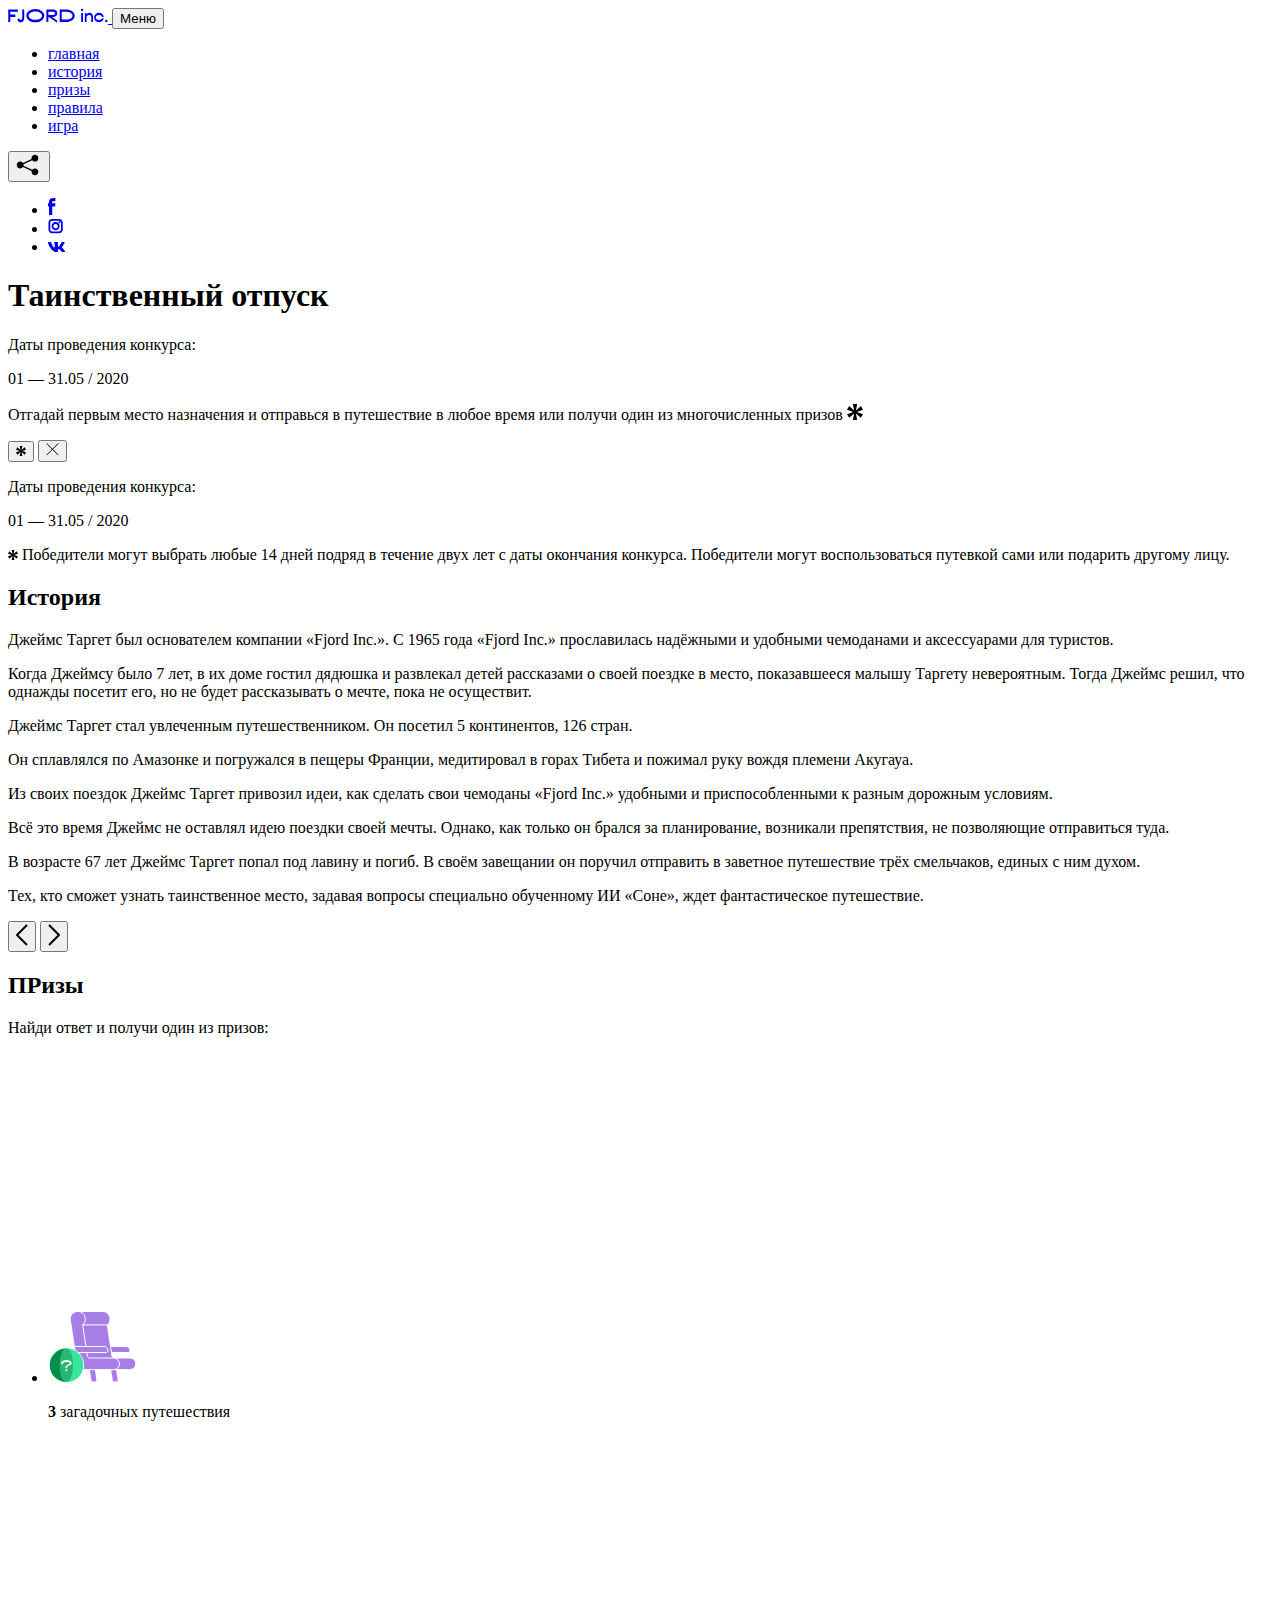
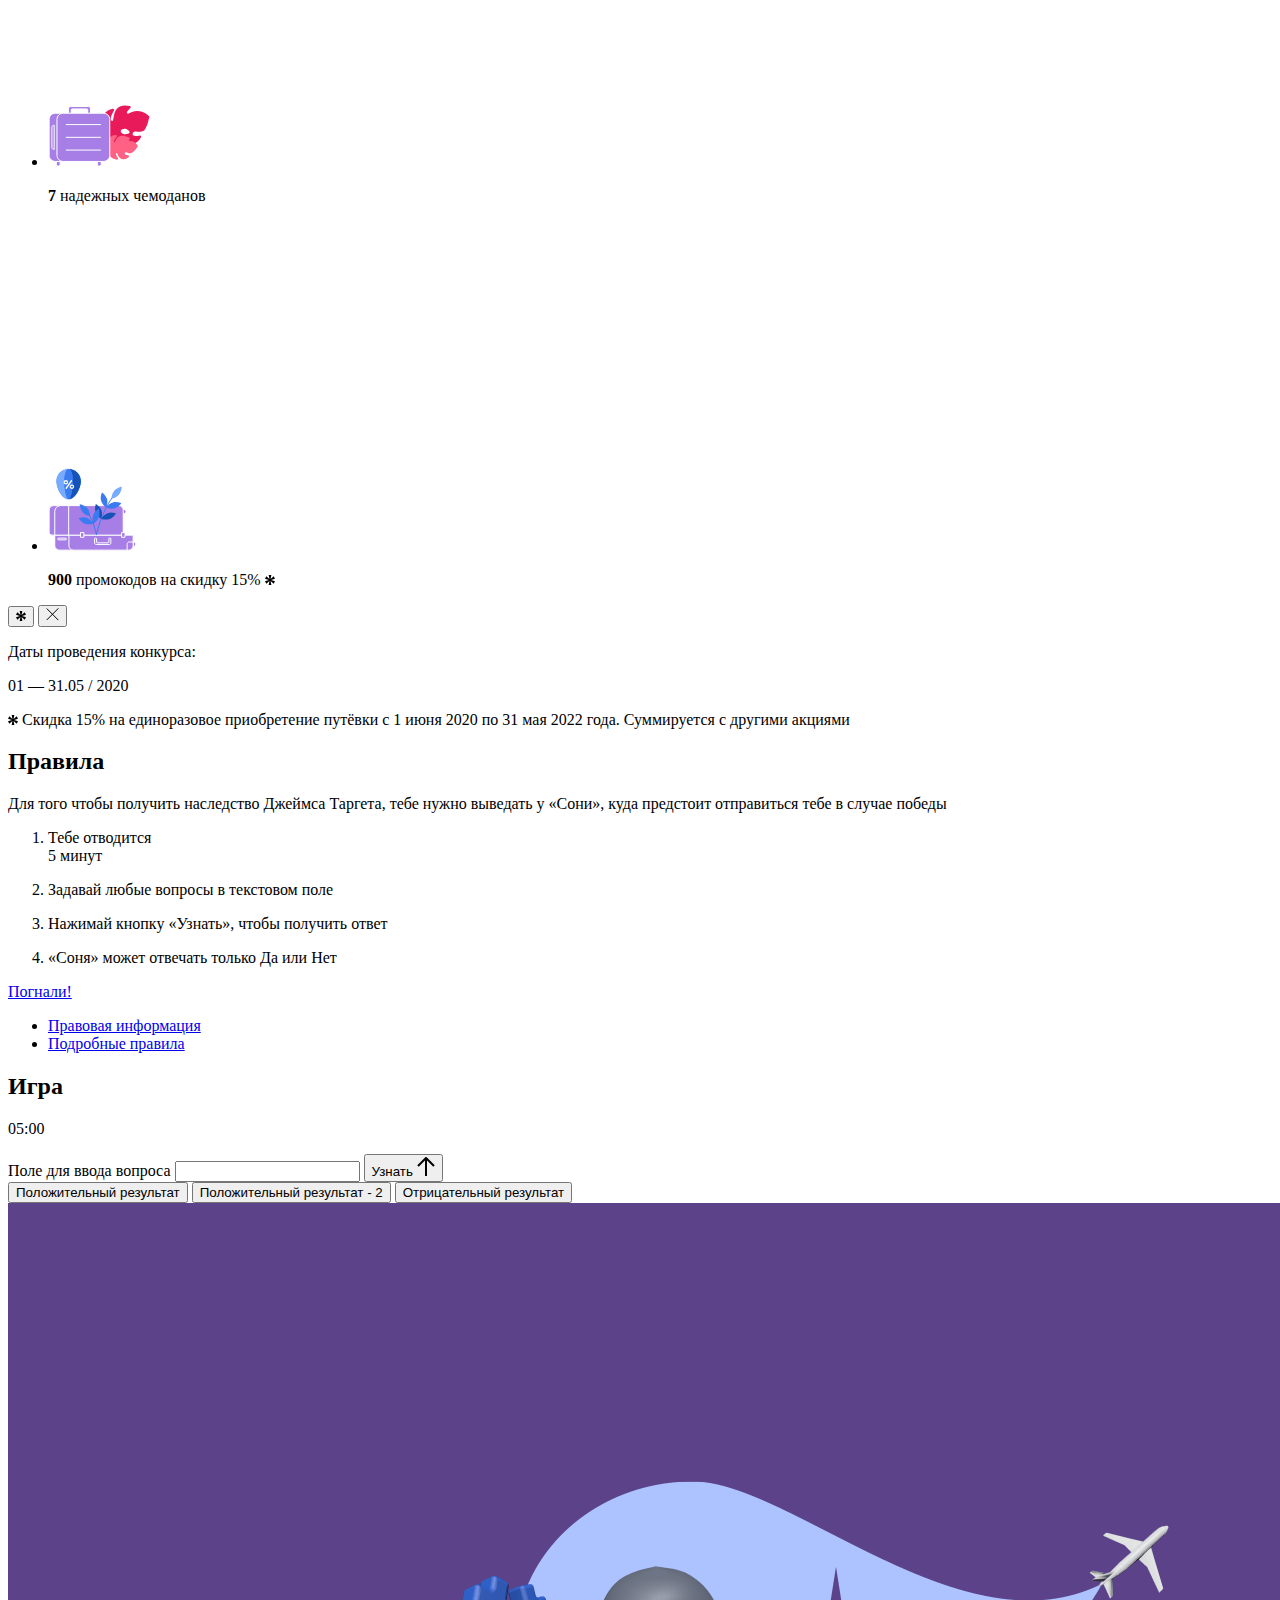
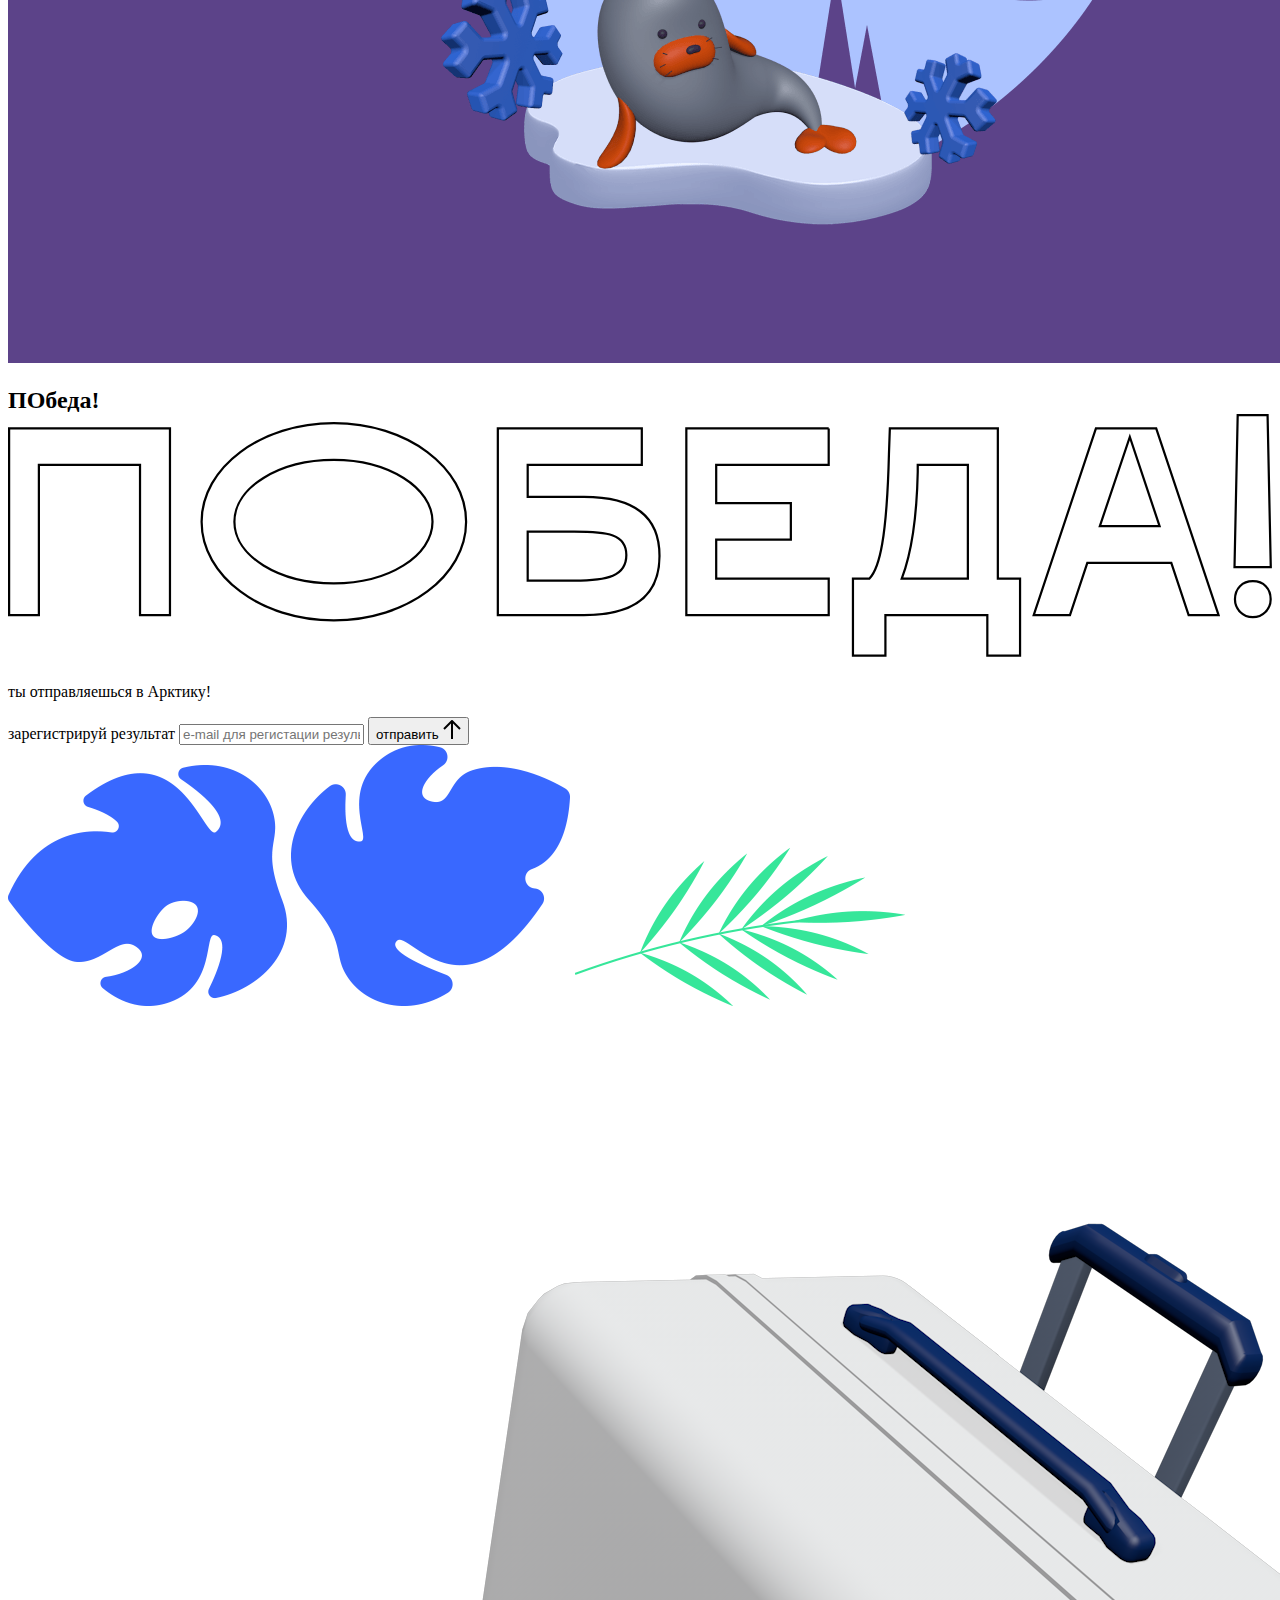
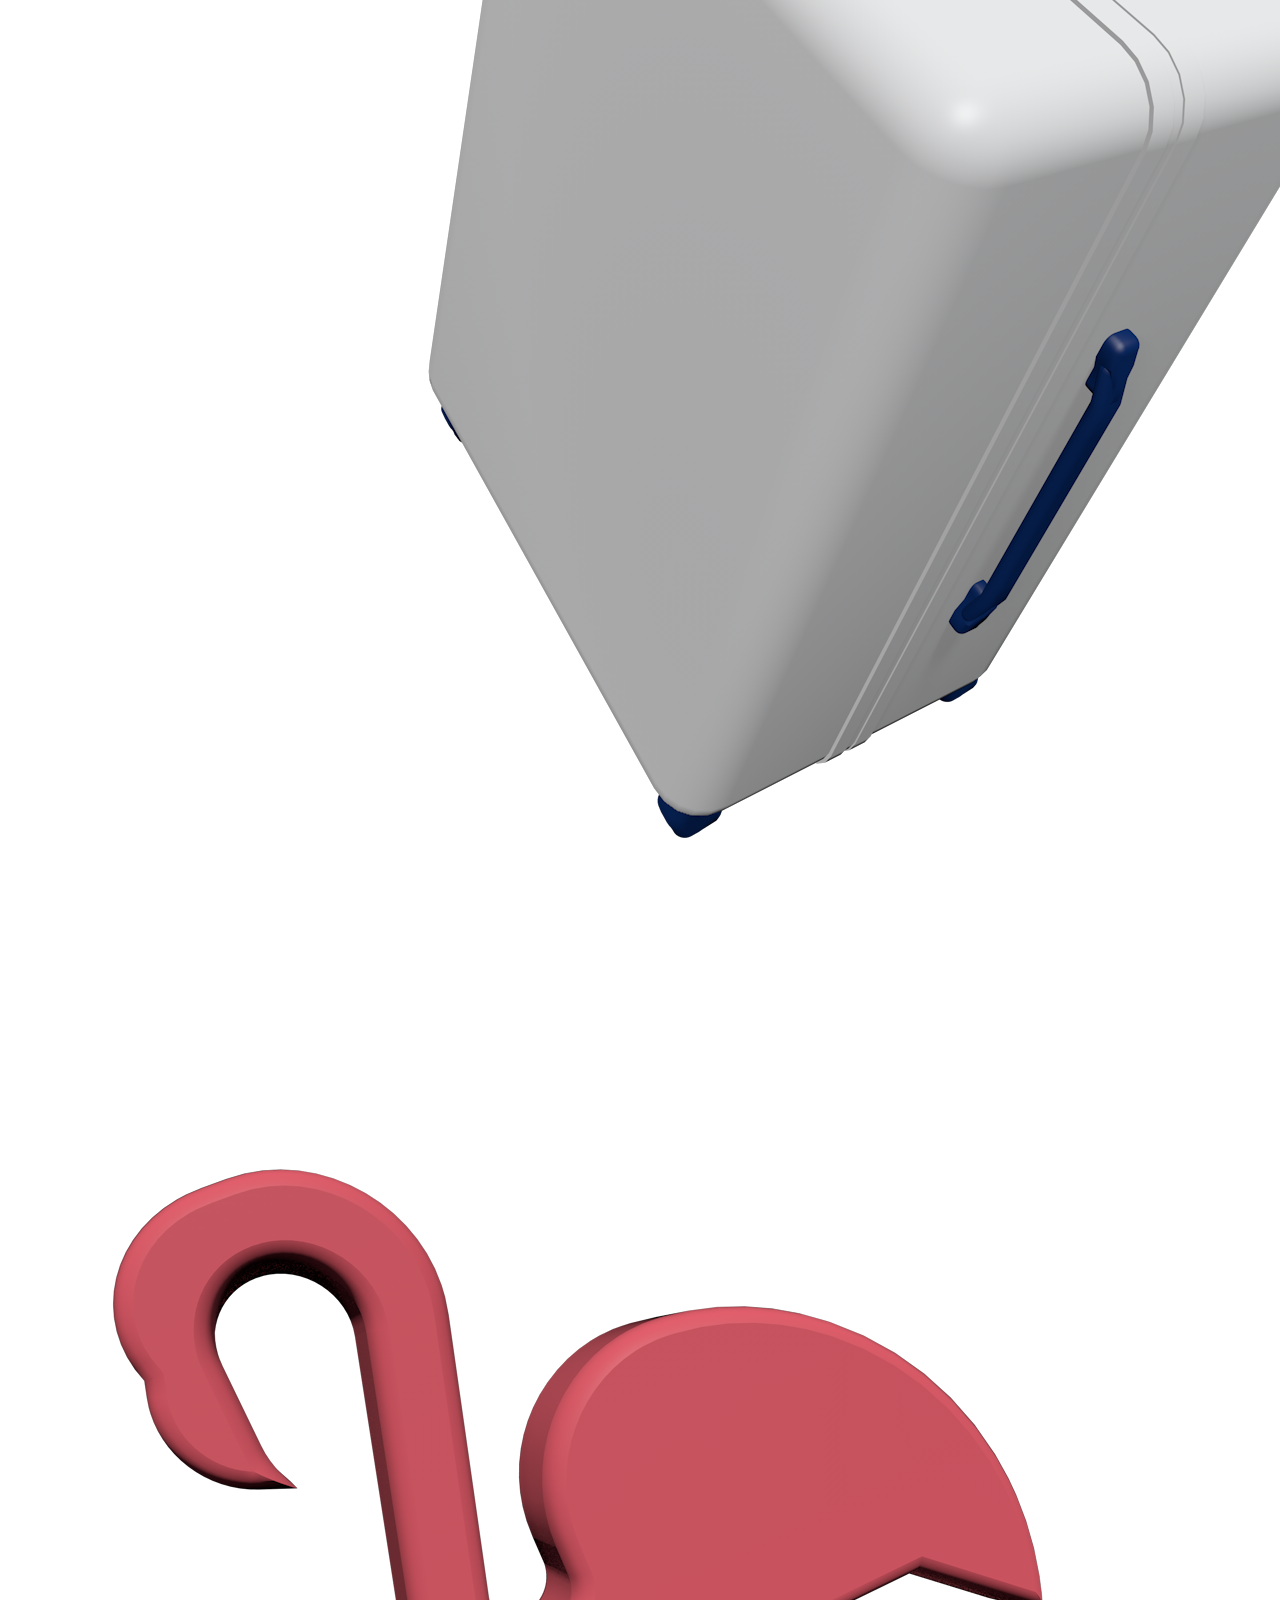
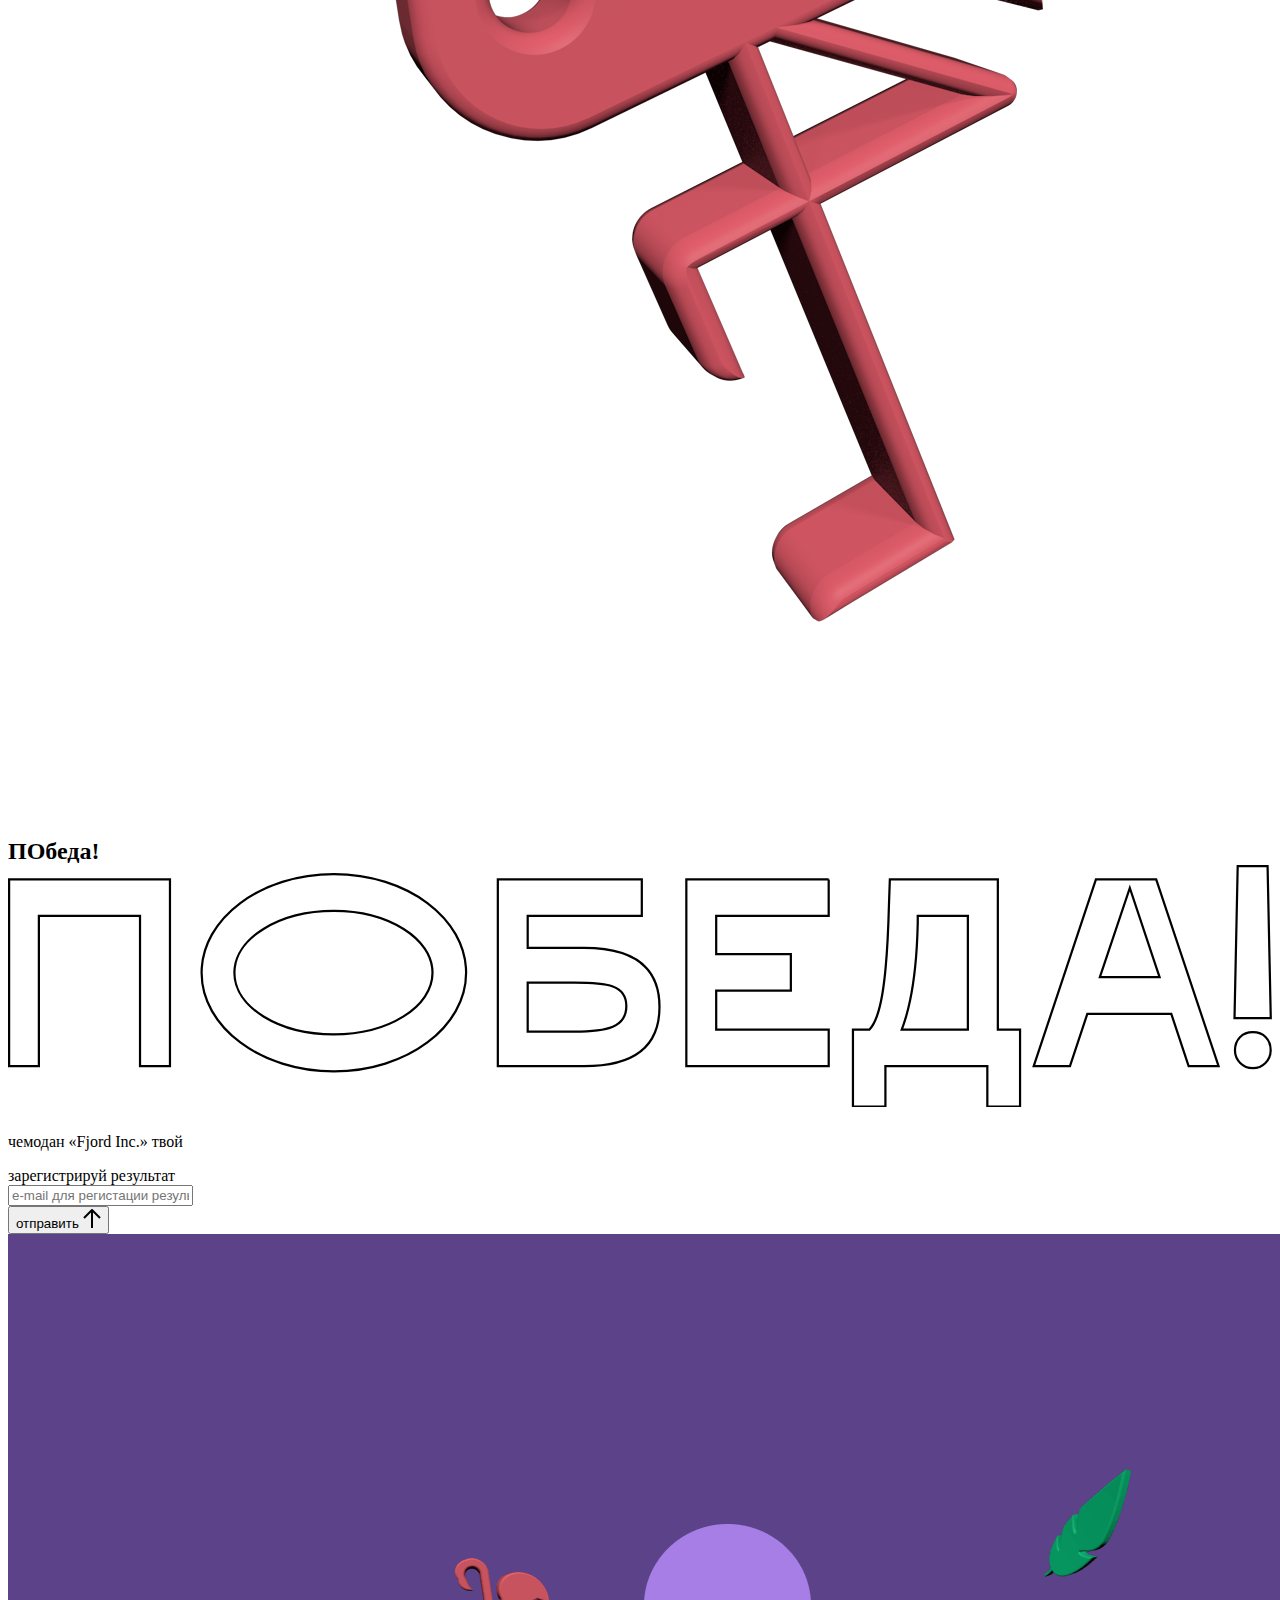
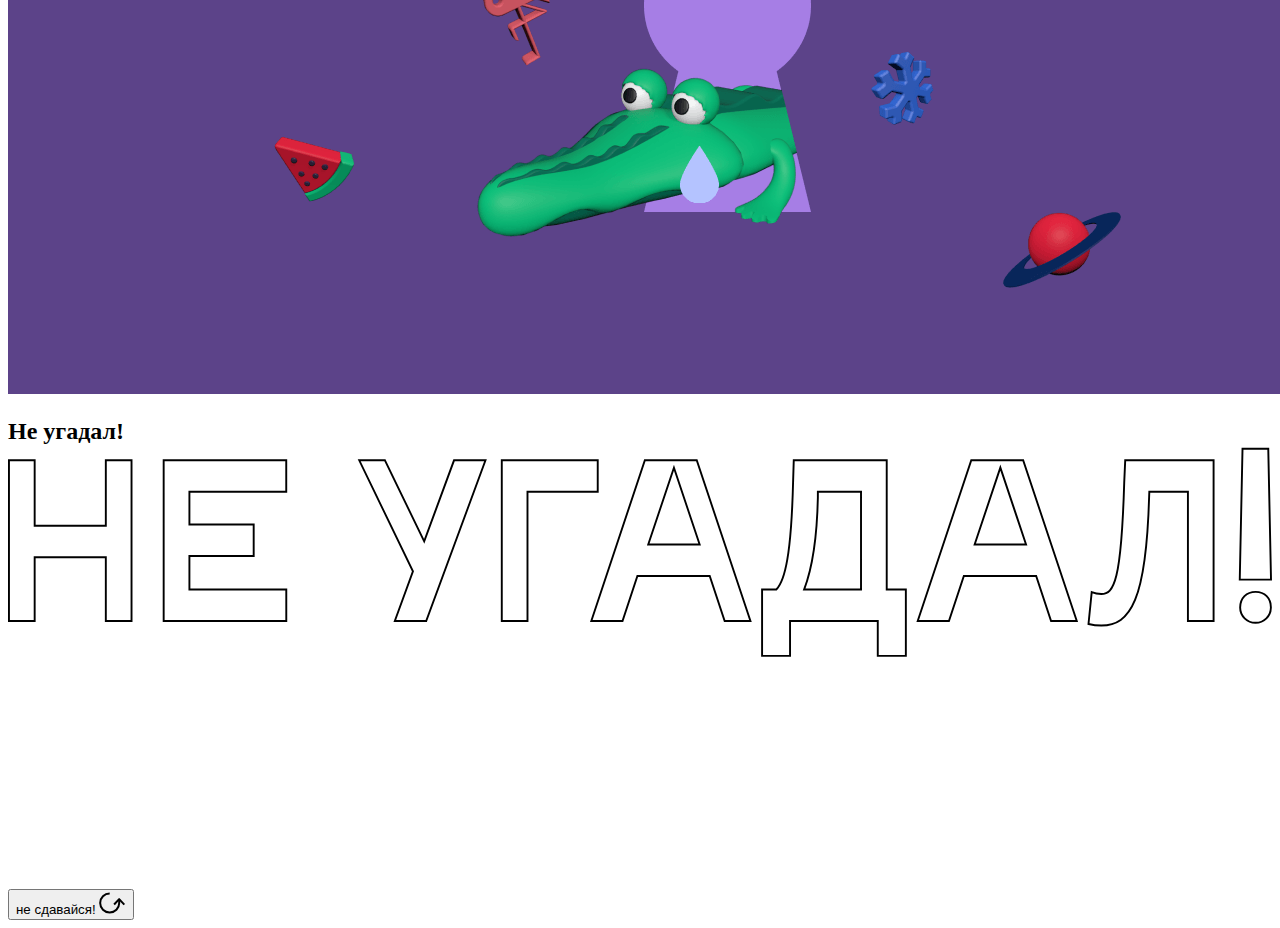
<file: source/index.html>
<!DOCTYPE html>
<html lang="ru">
<head>
  <meta charset="UTF-8">
  <meta name="description" content="">
  <meta name="viewport" content="width=device-width, initial-scale=1.0">
  <meta http-equiv="X-UA-Compatible" content="ie=edge">
  <title>Mysterious Vacation</title>
</head>
<body>

  <header class="page-header js-header">
    <div class="page-header__wrapper">
      <a href="#" class="page-header__logo" aria-label="Перейти на страницу FJORD.Inc">
        <svg width="100" height="15" viewBox="0 0 100 15" fill="none" xmlns="http://www.w3.org/2000/svg">
          <path d="M0.26 1.4V14H2.276V8.906H7.334V6.44H2.276V3.848H9.872V1.4H0.26ZM12.733 14.36C15.127 14.36 16.243 12.65 16.243 9.5V1.4H14.263V8.96C14.263 11.21 13.723 11.876 12.733 11.876C11.833 11.876 11.473 11.3 11.347 10.58L9.36702 10.94C9.63702 13.046 10.663 14.36 12.733 14.36ZM18.3918 7.7C18.3918 11.372 22.3878 14.36 27.3198 14.36C32.2518 14.36 36.2478 11.372 36.2478 7.7C36.2478 4.028 32.2518 1.04 27.3198 1.04C22.3878 1.04 18.3918 4.028 18.3918 7.7ZM20.6058 7.7C20.6058 5.378 23.6118 3.524 27.3198 3.524C30.9918 3.524 33.9798 5.378 33.9798 7.7C33.9798 10.004 30.9918 11.858 27.3198 11.858C23.6118 11.858 20.6058 10.004 20.6058 7.7ZM40.403 14V8.906H40.799L49.079 14.702V12.38L44.039 8.906H44.201C47.999 8.906 49.277 7.304 49.277 5.162C49.277 3.092 47.999 1.4 44.201 1.4H38.387V14H40.403ZM43.535 3.722C45.785 3.722 47.045 4.136 47.045 5.432C47.045 6.764 45.785 7.034 43.535 7.034H40.403V3.722H43.535ZM51.6936 1.382V14H57.8676C62.7456 14 66.7236 11.534 66.7236 7.7C66.7236 3.848 62.7456 1.382 57.8676 1.382H51.6936ZM53.7096 11.624V3.722H57.5436C61.5396 3.722 64.4916 5.018 64.4916 7.7C64.4916 10.238 61.5396 11.624 57.5436 11.624H53.7096ZM73.1832 14.018H74.9832V5H73.1832V14.018ZM72.9132 1.976C72.9132 2.57 73.3992 3.092 74.0832 3.092C74.7492 3.092 75.2352 2.57 75.2352 1.976C75.2352 1.382 74.7672 0.805999 74.0832 0.805999C73.3812 0.805999 72.9132 1.382 72.9132 1.976ZM76.7867 14H78.5687V9.104C78.7487 8.006 79.5947 6.962 81.0887 6.962C82.1147 6.962 83.2667 7.448 83.2667 9.554V14H85.0487V9.014C85.0487 6.152 83.2307 4.73 81.3587 4.73C79.9187 4.73 79.0727 5.558 78.5687 6.854V5H76.7867V14ZM90.9898 14.27C93.5098 14.27 95.3818 12.506 95.7238 10.328H94.0498C93.7258 11.3 92.6998 12.02 90.9898 12.02C88.8478 12.02 87.7678 10.922 87.7678 9.59C87.7678 8.24 88.8478 6.962 90.9898 6.962C92.7538 6.962 93.7978 7.844 94.0858 8.924H95.7418C95.4358 6.71 93.6178 4.73 90.9898 4.73C88.0918 4.73 86.1298 7.124 86.1298 9.59C86.1298 12.074 88.1278 14.27 90.9898 14.27ZM97.0693 12.938C97.0693 13.658 97.5553 14.144 98.2753 14.144C98.9953 14.144 99.4813 13.658 99.4813 12.938C99.4813 12.2 98.9953 11.714 98.2753 11.714C97.5553 11.714 97.0693 12.2 97.0693 12.938Z" fill="currentColor"/>
        </svg>
      </a>
      <button class="page-header__toggler js-menu-toggler" type="button" aria-label="Управление мобильным меню"><span>Меню</span></button>
      <nav class="page-header__nav">
        <div class="page-header__menu js-menu" id="menu">
          <ul>
            <li>
              <a class="js-menu-link active" href="#top" data-href="top">главная</a>
            </li>
            <li>
              <a class="js-menu-link" href="#story" data-href="story">история</a>
            </li>
            <li>
              <a class="js-menu-link" href="#prizes" data-href="prizes">призы</a>
            </li>
            <li>
              <a class="js-menu-link" href="#rules" data-href="rules">правила</a>
            </li>
            <li>
              <a class="js-menu-link" href="#game" data-href="game">игра</a>
            </li>
          </ul>
        </div>
        <div class="page-header__social">
          <div class="social-block js-social-block">
            <button class="social-block__toggler" aria-label="Управлять блоком с социальными кнопками">
              <svg width="26" height="22" viewBox="0 0 27 22" fill="none" xmlns="http://www.w3.org/2000/svg">
                <path d="M19.6721 7.43664C21.6273 7.43664 23.213 5.85095 23.213 3.89566C23.213 1.94037 21.6273 0.354675 19.6721 0.354675C17.7168 0.354675 16.1311 1.94037 16.1311 3.89566C16.1311 4.19968 16.1728 4.49178 16.2458 4.77345L7.21751 8.95527C6.57519 8.05214 5.52303 7.46049 4.33078 7.46049C2.37549 7.46049 0.789795 9.04618 0.789795 11.0015C0.789795 12.9568 2.37549 14.5425 4.33078 14.5425C5.52303 14.5425 6.57668 13.9508 7.21751 13.0477L16.2458 17.2295C16.1743 17.5112 16.1311 17.8033 16.1311 18.1073C16.1311 20.0626 17.7168 21.6483 19.6721 21.6483C21.6273 21.6483 23.213 20.0626 23.213 18.1073C23.213 16.152 21.6273 14.5663 19.6721 14.5663C18.4798 14.5663 17.4262 15.158 16.7853 16.0611L7.75701 11.8793C7.82854 11.5976 7.87176 11.3055 7.87176 11.0015C7.87176 10.6974 7.83003 10.4053 7.75701 10.1237L16.7853 5.94186C17.4262 6.84499 18.4783 7.43664 19.6721 7.43664Z" fill="currentColor"/>
              </svg>
            </button>
            <ul class="social-block__list">
              <li>
                <a class="social-block__link social-block__link--fb" href="#" aria-label="Мы на Facebook">
                  <svg width="8" height="17" viewBox="0 0 8 17" fill="none" xmlns="http://www.w3.org/2000/svg">
                    <path d="M4.24646 16.9899H1.09275L1.05793 8.49828H0V5.30707H1.05793V3.81124C1.05793 1.42084 2.57654 0 5.21735 0H7.41758V3.18585H5.30841C4.28262 3.18585 4.2478 3.48582 4.2478 4.24914V5.30707H7.42964L7.16716 8.49828H4.2478V16.9899H4.24646Z" fill="currentColor"/>
                  </svg>
                </a>
              </li>
              <li>
                <a class="social-block__link social-block__link--insta" href="#" aria-label="Мы в Instagram">
                  <svg width="15" height="15" viewBox="0 0 15 15" fill="none" xmlns="http://www.w3.org/2000/svg">
                    <path d="M11.0197 0H4.19806C2.14246 0 0.471191 1.66993 0.471191 3.72285V10.5499C0.471191 12.6082 2.14112 14.2727 4.19806 14.2727H11.0197C13.0753 14.2727 14.7466 12.6082 14.7466 10.5499V3.72285C14.7466 1.67127 13.0753 0 11.0197 0ZM11.0197 12.4849H4.19806C3.13076 12.4849 2.26432 11.6158 2.26432 10.5512V3.72419C2.26432 2.65956 3.13076 1.79715 4.19806 1.79715H11.0197C12.087 1.79715 12.9535 2.6609 12.9535 3.72419V10.5512C12.9535 11.6145 12.087 12.4849 11.0197 12.4849Z" fill="currentColor"/>
                    <path d="M7.60887 3.11084C5.38989 3.11084 3.58203 4.9187 3.58203 7.14036C3.58203 9.35532 5.38989 11.1645 7.60887 11.1645C9.83053 11.1645 11.6357 9.35666 11.6357 7.14036C11.6357 4.9187 9.83053 3.11084 7.60887 3.11084ZM7.60887 9.36871C6.37551 9.36871 5.37784 8.37372 5.37784 7.14036C5.37784 5.90699 6.37551 4.90665 7.60887 4.90665C8.83822 4.90665 9.84259 5.90833 9.84259 7.14036C9.84392 8.37238 8.83822 9.36871 7.60887 9.36871Z" fill="currentColor"/>
                    <path d="M11.3573 2.35962C10.8256 2.35962 10.3931 2.79752 10.3931 3.32381C10.3931 3.85546 10.8256 4.29336 11.3573 4.29336C11.8862 4.29336 12.3215 3.85546 12.3215 3.32381C12.3215 2.79752 11.8862 2.35962 11.3573 2.35962Z" fill="currentColor"/>
                  </svg>
                </a>
              </li>
              <li>
                <a class="social-block__link social-block__link--vk" href="#" aria-label="Мы ВКонтакте">
                  <svg width="17" height="10" viewBox="0 0 17 10" fill="none" xmlns="http://www.w3.org/2000/svg">
                    <path d="M14.1234 4.9002C14.1234 4.9002 16.3623 1.72708 16.5866 0.680242C16.6595 0.312285 16.4947 0.103188 16.1069 0.103188C16.1069 0.103188 14.8193 0.103188 14.168 0.103188C13.7235 0.103188 13.5587 0.293278 13.4235 0.579768C13.4235 0.579768 12.3724 2.82553 11.0969 4.24712C10.6861 4.70333 10.4781 4.84318 10.2511 4.84318C10.0646 4.84318 9.98625 4.6911 9.98625 4.27834V0.649016C9.98625 0.147997 9.92545 0.00135496 9.5066 0.00135496H6.39628C6.15578 0.00135496 6.0085 0.134417 6.0085 0.324506C6.0085 0.801084 6.73406 0.908351 6.73406 2.20231V4.87305C6.73406 5.40529 6.70569 5.61575 6.45303 5.61575C5.78016 5.61575 4.19528 3.30618 3.30623 0.678887C3.12923 0.145282 2.93737 0 2.43475 0H0.486409C0.205373 0 0 0.190085 0 0.476576C0 0.991172 0.60666 3.40801 2.99277 6.64358C4.59927 8.8201 6.70569 10 8.60269 10C9.76196 10 10.0416 9.80312 10.0416 9.31432V7.63883C10.0416 7.22607 10.2065 7.04956 10.4429 7.04956C10.7078 7.04956 11.1847 7.13238 12.2805 8.22268C13.5843 9.47862 13.6762 10 14.3896 10H16.5676C16.7919 10 17 9.89273 17 9.52342C17 9.02919 16.3623 8.15343 15.384 7.10659C14.9801 6.56755 14.3302 5.98914 14.1248 5.72301C13.8275 5.40801 13.9154 5.23014 14.1234 4.9002Z" fill="currentColor"/>
                  </svg>
                </a>
              </li>
            </ul>
          </div>
        </div>
      </nav>
    </div>
  </header>

  <main class="page-content">

    <section class="animation-screen"></section>

    <section class="screen screen--hidden screen--intro" id="top">
      <div class="screen__wrapper">
        <div class="intro">
          <h1 class="intro__title">Таинственный отпуск</h1>
          <div class="intro__content">
            <div class="intro__info">
              <p class="intro__label">Даты проведения конкурса:</p>
              <p class="intro__date">01 — 31.05 / 2020</p>
            </div>
            <div class="intro__message">
              <p>
                Отгадай первым место назначения и&nbsp;отправься в&nbsp;путешествие в&nbsp;любое время или получи один из многочисленных призов
                <svg width="16" height="16" viewBox="0 0 10 10" fill="none" xmlns="http://www.w3.org/2000/svg">
                  <path d="M0 6.35337L3.90271 4.99012L0 3.64663L1.34615 1.32374L4.44287 4.01073L3.67364 0H6.34615L5.57692 4.01073L8.65385 1.32374L10 3.64663L6.13405 4.99012L10 6.35337L8.65385 8.65651L5.57692 5.98927L6.34615 10H3.67364L4.44287 5.96952L1.34615 8.65651L0 6.35337Z" fill="currentColor"/>
                </svg>
              </p>
            </div>
          </div>
        </div>
      </div>
      <div class="screen__footer js-footer">
        <button class="screen__footer-enlarge js-footer-toggler" type="button" aria-label="Показать сообщение">
          <svg width="10" height="10" viewBox="0 0 10 10" fill="none" xmlns="http://www.w3.org/2000/svg">
            <path d="M0 6.35337L3.90271 4.99012L0 3.64663L1.34615 1.32374L4.44287 4.01073L3.67364 0H6.34615L5.57692 4.01073L8.65385 1.32374L10 3.64663L6.13405 4.99012L10 6.35337L8.65385 8.65651L5.57692 5.98927L6.34615 10H3.67364L4.44287 5.96952L1.34615 8.65651L0 6.35337Z" fill="currentColor"/>
          </svg>
        </button>
        <button class="screen__footer-collapse js-footer-toggler" type="button" aria-label="Скрыть сообщение">
          <svg width="13" height="13" viewBox="0 0 13 13" fill="none" xmlns="http://www.w3.org/2000/svg">
            <line x1="12.3536" y1="0.353553" x2="0.738349" y2="11.9688" stroke="currentColor"/>
            <line x1="0.738319" y1="0.539925" x2="12.3535" y2="12.1551" stroke="currentColor"/>
          </svg>
        </button>
        <div class="screen__footer-wrapper">
          <div class="screen__footer-announce">
            <p class="screen__footer-label">Даты проведения конкурса:</p>
            <p class="screen__footer-date">01 — 31.05 / 2020</p>
          </div>
          <div class="screen__footer-note">
            <p>
              <svg width="10" height="10" viewBox="0 0 10 10" fill="none" xmlns="http://www.w3.org/2000/svg">
                <path d="M0 6.35337L3.90271 4.99012L0 3.64663L1.34615 1.32374L4.44287 4.01073L3.67364 0H6.34615L5.57692 4.01073L8.65385 1.32374L10 3.64663L6.13405 4.99012L10 6.35337L8.65385 8.65651L5.57692 5.98927L6.34615 10H3.67364L4.44287 5.96952L1.34615 8.65651L0 6.35337Z" fill="currentColor"/>
              </svg>
              <span>Победители могут выбрать любые 14 дней подряд в&nbsp;течение двух лет с&nbsp;даты окончания конкурса. Победители могут воспользоваться путевкой сами или подарить другому лицу.</span>
            </p>
          </div>
        </div>
      </div>
    </section>

    <section class="screen screen--hidden screen--story" id="story">

      <div class="slider swiper-container js-slider">

        <div class="swiper-wrapper">

          <div class="slider__item swiper-slide">
            <h2 class="slider__item-title">История</h2>
            <p class="slider__item-text">Джеймс Таргет был основателем компании &laquo;Fjord Inc.&raquo;. С&nbsp;1965 года &laquo;Fjord Inc.&raquo; прославилась надёжными и&nbsp;удобными чемоданами и&nbsp;аксессуарами для туристов.</p>
          </div>

          <div class="slider__item swiper-slide">
            <p class="slider__item-text">Когда Джеймсу было 7&nbsp;лет, в&nbsp;их&nbsp;доме гостил дядюшка и&nbsp;развлекал детей рассказами о&nbsp;своей поездке в&nbsp;место, показавшееся малышу Таргету невероятным. Тогда Джеймс решил, что однажды посетит его, но&nbsp;не&nbsp;будет рассказывать о&nbsp;мечте, пока не&nbsp;осуществит.</p>
          </div>

          <div class="slider__item swiper-slide">
            <p class="slider__item-text">Джеймс Таргет стал увлеченным путешественником. Он&nbsp;посетил 5&nbsp;континентов, 126&nbsp;стран.</p>
          </div>

          <div class="slider__item swiper-slide">
            <p class="slider__item-text">Он&nbsp;сплавлялся по&nbsp;Амазонке и&nbsp;погружался в&nbsp;пещеры Франции, медитировал в&nbsp;горах Тибета и&nbsp;пожимал руку вождя племени Акугауа.</p>
          </div>

          <div class="slider__item swiper-slide">
            <p class="slider__item-text">Из&nbsp;своих поездок Джеймс Таргет привозил идеи, как сделать свои чемоданы &laquo;Fjord Inc.&raquo; удобными и&nbsp;приспособленными к&nbsp;разным дорожным условиям.</p>
          </div>

          <div class="slider__item swiper-slide">
            <p class="slider__item-text">Всё это время Джеймс не&nbsp;оставлял идею поездки своей мечты. Однако, как только он&nbsp;брался за&nbsp;планирование, возникали препятствия, не&nbsp;позволяющие отправиться туда.</p>
          </div>

          <div class="slider__item swiper-slide">
            <p class="slider__item-text">В&nbsp;возрасте 67&nbsp;лет Джеймс Таргет попал под лавину и&nbsp;погиб. В&nbsp;своём завещании он&nbsp;поручил отправить в&nbsp;заветное путешествие трёх смельчаков, единых с&nbsp;ним духом.</p>
          </div>

          <div class="slider__item swiper-slide">
            <p class="slider__item-text">Тех, кто сможет узнать таинственное место, задавая вопросы специально обученному ИИ&nbsp;&laquo;Соне&raquo;, ждет фантастическое путешествие.</p>
          </div>
        </div>
        <div class="slider__controls">
          <button class="slider__control slider__control--prev js-control-prev" type="button" aria-label="Показать предыдущую историю">
            <svg width="12" height="22" viewBox="0 0 12 22" fill="none" xmlns="http://www.w3.org/2000/svg">
              <path d="M11 1L1 11L11 21" stroke="currentColor" stroke-width="2" stroke-linejoin="round"/>
            </svg>
          </button>
          <button class="slider__control slider__control--next js-control-next" type="button" aria-label="Показать следующую историю">
            <svg width="12" height="22" viewBox="0 0 12 22" fill="none" xmlns="http://www.w3.org/2000/svg">
              <path d="M1 1L11 11L1 21" stroke="currentColor" stroke-width="2" stroke-linejoin="round"/>
            </svg>
          </button>
        </div>
        <div class="slider__pagination swiper-pagination"></div>
      </div>
    </section>

    <div class="sliding-overlay"></div>

    <section class="screen screen--hidden screen--prizes" id="prizes">
      <div class="screen__wrapper">
        <div class="prizes">
          <h2 class="prizes__title">ПРизы</h2>
          <div class="prizes__lead">
            <p>Найди ответ и&nbsp;получи один из&nbsp;призов:</p>
          </div>
          <ul class="prizes__list">
            <li class="prizes__item prizes__item--journeys">
              <div class="prizes__icon">
                <img class="prizes__icon-mob" src="img/prize1-mob.svg" alt="">
                <svg viewBox="0 0 350 330" version="1.1" width="350" height="330" opacity="0" xmlns="http://www.w3.org/2000/svg">
                  <style>
                    #baloon__basket,
                    #baloon__ficus {
                      transform-box: fill-box;
                    }
                  </style>

                  <animate id="baloon_entry_animation" attributeName="opacity" from="0" to="1" begin="indefinite" dur="0.3s" fill="freeze" />

                  <!-- baloon -->
                  <g id="baloon__baloon">
                    <animate id="baloon_disapear" attributeName="opacity" from="1" to="0" begin="baloon_entry_animation.begin+2.35s"
                      dur="0.3s" fill="freeze" />

                    <!-- корзина -->
                    <g id="baloon__basket" transform-box="fill-box" transform-origin="left top">
                      <animateTransform attributeName="transform" type="scale" values="1 1; 1 0.7; 1 1"
                        begin="baloon_entry_animation.begin" dur="2s" repeatCount="indefinite" />
                      <animateTransform attributeName="transform" type="skewX" values="0; 5; 0;" begin="baloon_entry_animation.begin"
                        dur="2s" repeatCount="indefinite" additive="sum" />
                      <path
                        d="m 175.44,249.28 h 48.36 a 13.27,13.27 0 0 0 13,-10.65 l 3.74,-18.32 h -68.18 v 25.89 a 3.09,3.09 0 0 0 3.08,3.08 z"
                        fill="none" stroke="#ffffff" stroke-linecap="round" stroke-linejoin="round" stroke-width="2" />
                      <path d="m 235.79,241.69 h -9.22 a 8.31,8.31 0 0 1 -8.28,-8.31 v -13.07" fill="none" stroke="#ffffff"
                        stroke-linecap="round" stroke-miterlimit="10" stroke-width="2" />
                      <path
                        d="m 204.25,231.88 h -2.05 a 3.45,3.45 0 0 0 -3.43,3.45 v 2.92 a 3.45,3.45 0 0 0 3.43,3.45 h 2.05 a 3.45,3.45 0 0 0 3.43,-3.45 v -2.92 a 3.44,3.44 0 0 0 -3.43,-3.45 z"
                        fill="none" stroke="#ffffff" stroke-linecap="round" stroke-linejoin="round" stroke-width="2">
                        <set attributeName="visibility" from="visible" to="hidden" begin="baloon_entry_animation.begin+2s"
                          id="baloon__window_disapear" />
                      </path>
                      <path
                        d="m 185.64,231.88 h -2.05 a 3.45,3.45 0 0 0 -3.43,3.45 v 2.92 a 3.45,3.45 0 0 0 3.43,3.45 h 2.05 a 3.45,3.45 0 0 0 3.43,-3.45 v -2.92 a 3.45,3.45 0 0 0 -3.43,-3.45 z"
                        fill="none" stroke="#ffffff" stroke-linecap="round" stroke-linejoin="round" stroke-width="2" />
                    </g>

                    <g id="baloon__bottom_tail_2" transform="translate(0,4)">
                      <animateTransform attributeName="transform" type="translate" values="0 3; 0 -2; 0 3"
                        begin="baloon_entry_animation.begin" dur="2s" repeatCount="indefinite" />
                      <path
                        d="m 123.23,207.39 h 9.16 a 3.29,3.29 0 0 0 3.29,-3.3 v -5.71 a 3.29,3.29 0 0 0 -3.29,-3.3 h -16.82 a 1.32,1.32 0 0 0 -1.32,1.32 v 2 a 9,9 0 0 0 9,9"
                        fill="#068e4d" />
                      <path
                        d="m 123.23,207.39 h 9.16 a 3.29,3.29 0 0 0 3.29,-3.3 v -5.71 a 3.29,3.29 0 0 0 -3.29,-3.3 h -16.82 a 1.32,1.32 0 0 0 -1.32,1.32 v 2 a 9,9 0 0 0 8.98,8.99 z"
                        fill="none" stroke="#ffffff" stroke-linecap="round" stroke-linejoin="round" stroke-width="2" />
                    </g>
                    <g id="baloon__top_tail_2" transform="translate(0,4)">
                      <animateTransform attributeName="transform" type="translate" values="0 3; 0 -2; 0 3"
                        begin="baloon_entry_animation.begin" dur="2s" repeatCount="indefinite" />
                      <path
                        d="m 123.23,173.34 h 9.16 a 3.29,3.29 0 0 1 3.29,3.3 v 5.71 a 3.29,3.29 0 0 1 -3.29,3.3 h -16.82 a 1.32,1.32 0 0 1 -1.32,-1.32 v -2 a 9,9 0 0 1 9,-9"
                        fill="#068e4d" />
                      <path
                        d="m 123.23,173.34 h 9.16 a 3.29,3.29 0 0 1 3.29,3.3 v 5.71 a 3.29,3.29 0 0 1 -3.29,3.3 h -16.82 a 1.32,1.32 0 0 1 -1.32,-1.32 v -2 a 9,9 0 0 1 8.98,-8.99 z"
                        fill="none" stroke="#ffffff" stroke-linecap="round" stroke-linejoin="round" stroke-width="2" />
                    </g>
                    <g id="baloon__hull">
                      <path
                        d="m 205,227.08 c 43.38,0 74.86,-15.55 74.86,-37 0,-21.45 -31.48,-37 -74.86,-37 -27.94,0 -55.36,13.53 -73.46,24.87 a 14.3,14.3 0 0 0 0,24.21 c 18.09,11.33 45.52,24.87 73.46,24.87"
                        fill="#068e4d" />
                      <path
                        d="m 205,227.08 c 43.38,0 74.86,-15.55 74.86,-37 0,-21.45 -31.48,-37 -74.86,-37 -27.94,0 -55.36,13.53 -73.46,24.87 a 14.3,14.3 0 0 0 0,24.21 c 18.09,11.38 45.52,24.92 73.46,24.92 z"
                        fill="none" stroke="#ffffff" stroke-width="2" />
                      <path
                        d="m 126.11,190.43 c -0.16616,-4.62132 2.14832,-8.97956 6.07,-11.43 16.74,-10.5 44.58,-24.68 72.81,-24.68 44.81,0 73.64,16 73.64,35.75 v 0.37"
                        fill="#36e69a" />
                      <path
                        d="m 132.18,195.12 c 16.74,4.27 44.58,10 72.81,10 44.14,0 72.75,-6.32 73.6,-14.18 -0.86,19.34 -29.45,34.86 -73.6,34.86 -28.23,0 -56.07,-14.19 -72.81,-24.68 a 12.88,12.88 0 0 1 -6,-10.18 c 0.26,1.61 2.26,3.18 6,4.14"
                        fill="#068e4d" />
                      <path fill="#25b774">
                        <animate attributeName="d" begin="baloon_entry_animation.begin" dur="2s" repeatCount="indefinite"
                          values="
                                        M 132.18 186.12 C 148.92 181.85 176.76 176.12 204.99 176.12 C 227.255 176.12 245.57 177.727 258.363 180.329 C 271.155 182.93 278.425 186.525 278.6 190.5 C 278.6 190.67 278.6 190.84 278.6 191.01 C 277.75 198.87 249.15 205.18 205 205.18 C 176.77 205.18 148.93 199.42 132.19 195.18 C 128.4 194.18 126.4 192.65 126.19 191.05 L 126.19 190.54 C 126.32 188.85 128.34 187.18 132.29 186.17;
                                        M 132.83 187.291 C 146.645 186.306 181.242 183.91 204.964 183.887 C 226.297 183.867 244.393 183.517 256.915 184.18 C 269.609 184.853 277.44 186.619 278.47 190.525 C 278.506 190.691 278.542 190.857 278.578 191.023 C 279.348 198.325 252.031 212.836 205.021 212.938 C 174.655 213.004 147.687 203.638 131.22 196.21 C 127.601 194.535 125.915 192.629 126.014 191.023 L 126.112 190.523 C 126.567 188.884 128.876 187.652 132.929 187.36;
                                        M 132.18 186.12 C 148.92 181.85 176.76 176.12 204.99 176.12 C 227.255 176.12 245.57 177.727 258.363 180.329 C 271.155 182.93 278.425 186.525 278.6 190.5 C 278.6 190.67 278.6 190.84 278.6 191.01 C 277.75 198.87 249.15 205.18 205 205.18 C 176.77 205.18 148.93 199.42 132.19 195.18 C 128.4 194.18 126.4 192.65 126.19 191.05 L 126.19 190.54 C 126.32 188.85 128.34 187.18 132.29 186.17" />
                      </path>
                    </g>
                    <g id="baloon__bottom_tail_1">
                      <animateTransform attributeName="transform" type="translate" values="0 -1; 0 4; 0 -1"
                        begin="baloon_entry_animation.begin" dur="2s" repeatCount="indefinite" />
                      <path
                        d="m 123.23,207.39 h 9.16 a 3.29,3.29 0 0 0 3.29,-3.3 v -5.71 a 3.29,3.29 0 0 0 -3.29,-3.3 h -16.82 a 1.32,1.32 0 0 0 -1.32,1.32 v 2 a 9,9 0 0 0 9,9"
                        fill="#068e4d" />
                      <path
                        d="m 123.23,207.39 h 9.16 a 3.29,3.29 0 0 0 3.29,-3.3 v -5.71 a 3.29,3.29 0 0 0 -3.29,-3.3 h -16.82 a 1.32,1.32 0 0 0 -1.32,1.32 v 2 a 9,9 0 0 0 8.98,8.99 z"
                        fill="none" stroke="#ffffff" stroke-linecap="round" stroke-linejoin="round" stroke-width="2" />
                    </g>
                    <g id="baloon__top_tail_1">
                      <animateTransform attributeName="transform" type="translate" values="0 -1; 0 4; 0 -1"
                        begin="baloon_entry_animation.begin" dur="2s" repeatCount="indefinite" />
                      <path
                        d="m 123.23,173.34 h 9.16 a 3.29,3.29 0 0 1 3.29,3.3 v 5.71 a 3.29,3.29 0 0 1 -3.29,3.3 h -16.82 a 1.32,1.32 0 0 1 -1.32,-1.32 v -2 a 9,9 0 0 1 9,-9"
                        fill="#068e4d" />
                      <path
                        d="m 123.23,173.34 h 9.16 a 3.29,3.29 0 0 1 3.29,3.3 v 5.71 a 3.29,3.29 0 0 1 -3.29,3.3 h -16.82 a 1.32,1.32 0 0 1 -1.32,-1.32 v -2 a 9,9 0 0 1 8.98,-8.99 z"
                        fill="none" stroke="#ffffff" stroke-linecap="round" stroke-linejoin="round" stroke-width="2" />
                    </g>

                    <g id="baloon__wind-behind-group">
                      <line x1="106.25" y1="179.49001" x2="84.050003" y2="179.49001" fill="none" stroke="#ffffff" stroke-linecap="round"
                        stroke-miterlimit="10" stroke-width="2" id="line20" transform-origin="107.25 0">
                        <animateTransform attributeName="transform" type="scale" values="1 1; 0.8 1; 1 1; 0.9 1; 1 1"
                          begin="baloon_entry_animation.begin" dur="0.4s" repeatCount="indefinite" />
                      </line>

                      <line x1="106.25" y1="190.98" x2="68.769997" y2="190.98" fill="none" stroke="#ffffff" stroke-linecap="round"
                        stroke-miterlimit="10" stroke-width="2" transform-origin="107.25 0">
                        <animateTransform attributeName="transform" type="scale" values="1 1; 0.97 1; 1 1; 0.93 1; 1 1"
                          begin="baloon_entry_animation.begin" dur="0.35s" repeatCount="indefinite" />
                      </line>

                      <line x1="106.25" y1="201.23" x2="84.050003" y2="201.23" fill="none" stroke="#ffffff" stroke-linecap="round"
                        stroke-miterlimit="10" stroke-width="2" transform-origin="107.25 0">
                        <animateTransform attributeName="transform" type="scale" values="0.8 1; 1 1; 0.9 1; 1 1; 0.8 1"
                          begin="baloon_entry_animation.begin" dur="0.4s" repeatCount="indefinite" />
                      </line>
                    </g>
                  </g>

                  <!-- облака -->
                  <g id="baloon__cloud_1">
                    <animate attributeName="opacity" values="0; 1; 1; 0" keyTimes="0; 0.2; 0.8; 1" begin="baloon_entry_animation.begin"
                      dur="2s" fill="freeze" />
                    <line x1="68.949997" y1="107.8" x2="131.86" y2="107.8" fill="none" stroke="#ffffff" stroke-linecap="round"
                      stroke-miterlimit="10" stroke-width="2">
                      <animateTransform attributeName="transform" type="translate" values="216, 0; 0, 0"
                        begin="baloon_entry_animation.begin" dur="2s" fill="freeze" />
                    </line>
                    <g>
                      <path d="m 41.77,97.54 h 35.29 a 12.4,12.4 0 1 1 24.8,0 h 17.93" fill="none" stroke="#ffffff"
                        stroke-linecap="round" stroke-miterlimit="10" stroke-width="2" />
                      <animateTransform attributeName="transform" type="translate" values="224, 0; 0, 0"
                        begin="baloon_entry_animation.begin" dur="2s" fill="freeze" />
                    </g>
                  </g>

                  <g id="baloon__cloud_2" visibility="hidden">
                    <animate id="baloon__cloud2_anim" attributeName="opacity" values="0; 1; 1; 0" keyTimes="0; 0.3; 0.7; 1"
                      begin="baloon_entry_animation.begin+1.8s" dur="1.35s" fill="freeze" />
                    <set attributeName="visibility" from="hidden" to="visible" begin="baloon__cloud2_anim.begin" />
                    <line x1="258.95999" y1="93.190002" x2="298.73999" y2="93.190002" fill="none" stroke="#ffffff"
                      stroke-linecap="round" stroke-miterlimit="10" stroke-width="2">
                      <animateTransform attributeName="transform" type="translate" values="30, 0; -160, 0"
                        begin="baloon__cloud2_anim.begin" dur="2s" repeatCount="indefinite" />
                    </line>
                    <g>
                      <animateTransform attributeName="transform" type="translate" values="35, 0; -170, 0"
                        begin="baloon__cloud2_anim.begin" dur="2s" repeatCount="indefinite" />
                      <path d="m 278.75,82.91 h -27.36 a 12.4,12.4 0 1 0 -24.8,0 h -17.94" fill="none" stroke="#ffffff"
                        stroke-linecap="round" stroke-miterlimit="10" stroke-width="2" />
                      <line x1="287.01001" y1="82.910004" x2="309.20999" y2="82.910004" fill="none" stroke="#ffffff"
                        stroke-linecap="round" stroke-miterlimit="10" stroke-width="2" />
                    </g>
                  </g>

                  <!-- Горы -->
                  <g id="baloon__mountains-group">
                    <path
                      d="m 289.94,327.88 h -45.06 l -32.08,-31.3 a 1.89,1.89 0 0 0 -2.44,0 l -10.2,10.23 a 1.72,1.72 0 0 1 -2.25,0 l -19,-20.17 a 2.4,2.4 0 0 0 -3.1,0 l -26.42,25.64 a 1.71,1.71 0 0 1 -2.25,0 l -2.63,-2.92 a 1.71,1.71 0 0 0 -2.31,0 L 124.63,329 H 80.78"
                      fill="none" stroke="#ffffff" stroke-linecap="round" stroke-miterlimit="10" stroke-width="2"
                      id="baloon__mountains">
                      <animate attributeName="d" begin="baloon_entry_animation.begin+2.5s" dur="0.25s" fill="freeze"
                        from="M 289.94 327.88 L 244.88 327.88 L 212.8 296.58 C 212.459 296.292 212.027 296.134 211.58 296.134 C 211.133 296.134 210.701 296.292 210.36 296.58 L 200.16 306.81 C 199.848 307.08 199.448 307.229 199.035 307.229 C 198.622 307.229 198.222 307.08 197.91 306.81 L 178.91 286.64 C 178.477 286.274 177.927 286.072 177.36 286.072 C 176.793 286.072 176.243 286.274 175.81 286.64 L 149.39 312.28 C 149.079 312.552 148.679 312.702 148.265 312.702 C 147.851 312.702 147.451 312.552 147.14 312.28 L 144.51 309.36 C 144.195 309.071 143.782 308.911 143.355 308.911 C 142.928 308.911 142.515 309.071 142.2 309.36 L 124.63 329 L 80.78 329"
                        to="M 289.94 329 L 244.88 329 L 212.8 329 C 212.393 329 211.987 329 211.58 329 C 211.173 329 210.767 329 210.36 329 L 200.16 329 C 199.41 329 198.66 329 197.91 329 C 191.577 329 185.243 329 178.91 329 L 178.135 329 C 177.877 329 177.618 329 177.36 329 C 177.102 329 176.843 329 176.585 329 L 175.81 329 C 167.003 329 158.197 329 149.39 329 C 148.64 329 147.89 329 147.14 329 L 144.51 329 C 144.125 329 143.74 329 143.355 329 C 142.97 329 142.585 329 142.2 329 L 124.63 329 L 80.78 329" />
                    </path>
                    <path
                      d="m 289.94,328 h -89.79 c -0.86,0 -1.56,0 -2.25,0 h -19 c -1.5,0 -2.23,0 -3.1,0 h -32.3 c -1.09,0 -1.66,0 -2.31,0 H 80.78"
                      fill="none" stroke="#ffffff" stroke-linecap="round" stroke-miterlimit="10" stroke-width="2" id="baloon__flat" />
                  </g>

                  <!-- иллюминатор переход -->
                  <path
                    d="m 204.25,231.88 h -2.05 a 3.45,3.45 0 0 0 -3.43,3.45 v 2.92 a 3.45,3.45 0 0 0 3.43,3.45 h 2.05 a 3.45,3.45 0 0 0 3.43,-3.45 v -2.92 a 3.44,3.44 0 0 0 -3.43,-3.45 z"
                    fill="none" stroke="#ffffff" stroke-linecap="round" stroke-linejoin="round" stroke-width="2" visibility="hidden">
                    <set attributeName="visibility" from="hidden" to="visible" begin="baloon__window_disapear.begin" />

                    <animate attributeName="d" begin="baloon__window_disapear.begin" dur="0.35s" fill="freeze"
                      from="M 206.677 240.682 C 207.319 240.036 207.68 239.161 207.68 238.25 C 207.68 237.277 207.68 236.303 207.68 235.33 C 207.682 234.726 207.525 234.132 207.224 233.609 C 206.924 233.085 206.491 232.649 205.969 232.346 C 205.447 232.042 204.854 231.882 204.25 231.88 C 204.25 231.88 204.25 231.88 204.25 231.88 L 202.2 231.88 C 201.289 231.885 200.416 232.251 199.773 232.898 C 199.131 233.544 198.77 234.419 198.77 235.33 L 198.77 238.25 C 198.77 239.161 199.131 240.036 199.773 240.682 C 200.416 241.329 201.289 241.695 202.2 241.7 C 202.883 241.7 203.567 241.7 204.25 241.7 C 205.161 241.695 206.034 241.329 206.677 240.682"
                      to="M 275 225.43 C 269.29 225.43 263.58 225.43 257.87 225.43 C 253.221 225.409 248.765 223.547 245.484 220.254 C 242.202 216.961 240.355 212.499 240.35 207.85 C 240.35 195.233 240.35 182.617 240.35 170 C 240.355 165.351 242.202 160.889 245.484 157.596 C 248.765 154.303 253.221 152.441 257.87 152.42 L 275 152.42 C 279.647 152.444 284.1 154.307 287.38 157.6 C 290.659 160.892 292.505 165.353 292.51 170 L 292.51 188.915 C 292.51 195.22 292.51 201.525 292.51 207.83 C 292.507 212.48 290.663 216.944 287.384 220.24 C 284.105 223.537 279.65 225.404 275 225.43 C 275 225.43 275 225.43 275 225.43" />

                    <set attributeName="visibility" from="visible" to="hidden" begin="baloon__window_disapear.end" />
                  </path>

                  <path
                    d="M 275,225.43 H 257.87 A 17.6,17.6 0 0 1 240.35,207.85 V 170 a 17.6,17.6 0 0 1 17.52,-17.58 H 275 A 17.6,17.6 0 0 1 292.51,170 v 37.83 A 17.61,17.61 0 0 1 275,225.43 Z"
                    fill="none" id="baloon__window-path" />

                  <clipPath id="baloon__window-clip">
                    <use href="#baloon__window-path" />
                  </clipPath>

                  <!-- иллюминатор -->
                  <g id="baloon__window" visibility="hidden">
                    <set id="baloon__window-appearance" attributeName="visibility" from="hidden" to="visible"
                      begin="baloon__window_disapear.begin+0.35s" />

                    <!-- сам иллюминатор -->
                    <use href="#baloon__window-path" stroke="#ffffff" stroke-width="2" />

                    <!-- облака внутри иллюминатора -->
                    <g clip-path="url(#baloon__window-clip)" id="baloon__clouds-inside">
                      <g>
                        <animateTransform attributeName="transform" type="translate" values="294 160; -30, 160"
                          begin="baloon__window_disapear.begin+0.35s" dur="3s" repeatCount="indefinite" />
                        <line x1="28.18" y1="38.34" x2="91.089996" y2="38.34" fill="none" stroke="#ffffff" stroke-linecap="round"
                          stroke-miterlimit="10" stroke-width="2" />
                        <path d="m 41.77,97.54 h 35.29 a 12.4,12.4 0 1 1 24.8,0 h 17.93" transform="translate(-40.77,-69.46)"
                          fill="none" stroke="#ffffff" stroke-linecap="round" stroke-miterlimit="10" stroke-width="2" />
                        <line x1="218.19" y1="23.719999" x2="257.97" y2="23.719999" fill="none" stroke="#ffffff" stroke-linecap="round"
                          stroke-miterlimit="10" stroke-width="2" />
                        <path d="m 278.75,82.91 h -27.36 a 12.4,12.4 0 1 0 -24.8,0 h -17.94" transform="translate(-40.77,-69.46)"
                          fill="none" stroke="#ffffff" stroke-linecap="round" stroke-miterlimit="10" stroke-width="2" />
                        <line x1="246.24001" y1="13.45" x2="268.42999" y2="13.45" fill="none" stroke="#ffffff" stroke-linecap="round"
                          stroke-miterlimit="10" stroke-width="2" />
                      </g>
                    </g>
                  </g>

                  <!-- лыжи -->
                  <g id="baloon__skis" transform="translate(-50,0)" opacity="0">
                    <animate attributeName="opacity" id="baloon__skis_appearance" from="0" to="1" dur="0.3s" fill="freeze"
                      begin="baloon__chair_appearance.begin+0.2s" />
                    <animateTransform attributeName="transform" type="translate" values="-50 0; 0 0" keySplines="0.3 0.3 .5 1"
                      begin="baloon__skis_appearance.begin" dur="0.3s" fill="freeze" />
                    <path
                      d="m 91.14,327.79 a 2.2,2.2 0 0 1 -2,-2.36 L 102.8,132.26 c 1.1,-15.49 -4.8,-21.92 -8.75,-24.47 a 1.35,1.35 0 0 1 0.53,-2.45 C 103,104 122.18,104 120,134.19 l -13.57,192.48 a 2.2,2.2 0 0 1 -2.35,2 z"
                      fill="#ffffff" />
                    <path
                      d="m 124.5,328.17 a 2.2,2.2 0 0 1 -2.17,-2.23 l 2.24,-193.63 c 0.19,-15.53 -6.07,-21.61 -10.16,-23.91 a 1.35,1.35 0 0 1 0.39,-2.47 c 8.36,-1.9 27.49,-3 27.15,27.28 l -2.25,192.93 a 2.2,2.2 0 0 1 -2.22,2.18 z"
                      fill="#ffffff" />
                  </g>

                  <!-- кресло -->
                  <g id="baloon__chair" transform="translate(-180,0)" opacity="0">
                    <animate attributeName="opacity" id="baloon__chair_appearance" from="0" to="1"
                      begin="baloon_entry_animation.begin+2.5s" dur="0.3s" fill="freeze" />
                    <animateTransform attributeName="transform" type="translate" values="-180 0; 0 0" keySplines="0.3 0.3 .5 1"
                      begin="baloon__chair_appearance.begin" dur="0.3s" fill="freeze" />
                    <path d="m 257.5,259.82 h -60.74 v -14.19 h 55.09 a 9.92,9.92 0 0 1 9.9,9.93 4.26,4.26 0 0 1 -4.25,4.25"
                      fill="#a67ee5" />
                    <path d="m 257.5,259.82 h -60.74 v -14.19 h 55.09 a 9.92,9.92 0 0 1 9.9,9.93 4.26,4.26 0 0 1 -4.25,4.26 z"
                      fill="none" stroke="#ffffff" stroke-miterlimit="10" stroke-width="2" />
                    <polygon points="165.19,286.72 179.16,286.72 185.47,328.31 171.5,328.31 " fill="#a67ee5" />
                    <polygon points="165.19,286.72 179.16,286.72 185.47,328.31 171.5,328.31 " fill="none" stroke="#ffffff"
                      stroke-miterlimit="10" stroke-width="2" />
                    <polygon points="214.76,286.72 228.72,286.72 235.03,328.31 221.06,328.31 " fill="#a67ee5" />
                    <polygon points="214.76,286.72 228.72,286.72 235.03,328.31 221.06,328.31 " fill="none" stroke="#ffffff"
                      stroke-miterlimit="10" stroke-width="2" />
                    <path
                      d="m 281.33,272.45 h -55.89 a 5.59,5.59 0 0 1 -5.53,-4.77 l -10.86,-72.24 a 17.71,17.71 0 0 0 -12.49,-31.31 h -55.08 l -0.32,102.87 15.77,23.35 47.19,8.39 a 12.3,12.3 0 0 0 4.22,0.75 h 73 a 13.53,13.53 0 0 0 0,-27.06"
                      fill="#a67ee5" />
                    <path
                      d="m 281.33,272.45 h -55.89 a 5.59,5.59 0 0 1 -5.53,-4.77 l -10.86,-72.24 a 17.71,17.71 0 0 0 -12.49,-31.31 h -55.08 l -0.32,102.87 15.77,23.35 47.19,8.39 a 12.3,12.3 0 0 0 4.22,0.75 h 73 a 13.53,13.53 0 0 0 -0.01,-27.04 z"
                      fill="none" stroke="#ffffff" stroke-miterlimit="10" stroke-width="2" />
                    <path
                      d="m 162.42,267.69 -10.86,-72.24 a 17.71,17.71 0 1 0 -29,-13.61 18,18 0 0 0 0.79,5.25 L 138.65,289 a 12.36,12.36 0 0 0 12.21,10.54 h 73 a 13.53,13.53 0 0 0 0,-27.05 h -55.91 a 5.62,5.62 0 0 1 -5.53,-4.78"
                      fill="#a67ee5" />
                    <path
                      d="m 162.42,267.69 -10.86,-72.24 a 17.71,17.71 0 1 0 -29,-13.61 18,18 0 0 0 0.79,5.25 L 138.65,289 a 12.36,12.36 0 0 0 12.21,10.54 h 73 a 13.53,13.53 0 0 0 0,-27.05 h -55.91 a 5.62,5.62 0 0 1 -5.53,-4.8 z"
                      fill="none" stroke="#ffffff" stroke-miterlimit="10" stroke-width="2" />
                    <path d="m 206.26,259.82 h -72 l -2.13,-14.19 h 68.47 a 9.92,9.92 0 0 1 9.9,9.93 4.26,4.26 0 0 1 -4.25,4.25"
                      fill="#a67ee5" />
                    <path d="m 206.26,259.82 h -72 l -2.13,-14.19 h 68.47 a 9.92,9.92 0 0 1 9.9,9.93 4.26,4.26 0 0 1 -4.24,4.26 z"
                      fill="none" stroke="#ffffff" stroke-miterlimit="10" stroke-width="2" />
                    <line x1="151.57001" y1="195.44" x2="209.05" y2="195.44" fill="none" stroke="#ffffff" stroke-linecap="round"
                      stroke-miterlimit="10" stroke-width="2" />
                  </g>

                  <!-- Растение -->
                  <g id="baloon__ficus" transform="translate(-50,0)" opacity="0" transform-origin="right bottom">
                    <animate attributeName="opacity" id="baloon__ficus_appearance" from="0" to="1" dur="0.3s" fill="freeze"
                      begin="baloon__chair_appearance.begin+0.1s" />
                    <animateTransform attributeName="transform" type="translate" values="-50 0; 0 0" keySplines="0.3 0.3 .5 1"
                      begin="baloon__ficus_appearance.begin" dur="0.3s" fill="freeze" />
                    <animateTransform attributeName="transform" type="rotate" values="0 0 0; 10 0 0; -5 0 0; 2 0 0; 0 0 0"
                      begin="baloon__ficus_appearance.end" dur="0.5s" fill="freeze" additive="sum" />
                    <path
                      d="M 79.18,194 A 131,131 0 0 1 94.77,220.9 255,255 0 0 1 74.69,197.35 259,259 0 0 1 57.62,171.47 131.72,131.72 0 0 1 79.18,194"
                      fill="#36e69a" />
                    <path
                      d="m 80.94,214.39 a 127.19,127.19 0 0 1 22.8,20.49 242.09,242.09 0 0 1 -25.84,-15.71 235.86,235.86 0 0 1 -23.42,-18.7 119.82,119.82 0 0 1 26.46,13.92"
                      fill="#36e69a" />
                    <path
                      d="m 93.66,205.48 a 258.38,258.38 0 0 0 10.08,29.39 125.63,125.63 0 0 0 -4.5,-30.52 135.9,135.9 0 0 0 -12.06,-29.44 260.33,260.33 0 0 0 6.47,30.57"
                      fill="#36e69a" />
                    <path
                      d="m 107.32,213.52 a 250.14,250.14 0 0 0 2.06,30.67 119.93,119.93 0 0 0 3.76,-30.05 131.24,131.24 0 0 0 -4,-31.36 238.1,238.1 0 0 0 -1.87,30.74"
                      fill="#25b774" />
                    <path
                      d="M 83.08,229.56 A 121.93,121.93 0 0 1 109.37,244.2 225.91,225.91 0 0 1 81.21,235 228.11,228.11 0 0 1 54.84,222.31 113.61,113.61 0 0 1 83.09,229.6"
                      fill="#25b774" />
                    <path
                      d="M 88.06,243.83 A 118.11,118.11 0 0 1 115.62,255 211,211 0 0 1 86.84,249.4 220.87,220.87 0 0 1 59.42,240.07 114,114 0 0 1 88.07,243.8"
                      fill="#25b774" />
                    <path
                      d="m 118.71,224.79 a 238,238 0 0 0 -3.1,30.25 117.11,117.11 0 0 0 8.82,-28.54 127.44,127.44 0 0 0 1.42,-31.19 213.92,213.92 0 0 0 -7.15,29.48"
                      fill="#25b774" />
                    <path
                      d="m 98.86,262 a 118.24,118.24 0 0 1 27.07,12.34 212.3,212.3 0 0 1 -28.53,-6.79 220.78,220.78 0 0 1 -27,-10.45 114.06,114.06 0 0 1 28.46,4.9"
                      fill="#068e4d" />
                    <path
                      d="m 130.27,244.29 a 236.56,236.56 0 0 0 -4.34,30.1 116.94,116.94 0 0 0 10,-28.16 127.42,127.42 0 0 0 2.71,-31.1 214.43,214.43 0 0 0 -8.36,29.16"
                      fill="#068e4d" />
                    <path
                      d="m 108.9,280.69 a 118.21,118.21 0 0 1 26.54,13.47 213.62,213.62 0 0 1 -28.23,-8 221.65,221.65 0 0 1 -26.55,-11.57 113.82,113.82 0 0 1 28.24,6.08"
                      fill="#068e4d" />
                    <path
                      d="m 141,264.26 a 236.09,236.09 0 0 0 -5.58,29.9 117.46,117.46 0 0 0 11.15,-27.73 127.2,127.2 0 0 0 4,-31 214.24,214.24 0 0 0 -9.57,28.83"
                      fill="#068e4d" />
                    <path d="M 92.62,217.67 A 529.26,529.26 0 0 1 149.48,328" fill="none" stroke="#36e69a" stroke-linecap="round"
                      stroke-linejoin="round" stroke-width="2" />
                  </g>
                </svg>
              </div>
              <p class="prizes__desc">
                <b>3</b>
                <span>загадочных путешествия</span>
              </p>
            </li>
            <li class="prizes__item prizes__item--cases">
              <div class="prizes__icon">
                <img class="prizes__icon-mob" src="img/prize2-mob.svg" alt="">
                <svg viewBox="0 0 350 330" width="350" height="330" opacity="0" version="1.1" xmlns="http://www.w3.org/2000/svg">
                  <style>
                    #suitecase__floor {
                      transform-box: fill-box;
                      transform-origin: right;
                    }

                    #suitecase__leaf_pink {
                      transform-box: fill-box;
                      transform-origin: left bottom;
                    }

                    #suitecase__leaf_red_leaf {
                      transform-box: fill-box;
                    }

                    #suitecase__suitecase-group {
                      transform-box: fill-box;
                      transform-origin: center;
                    }
                  </style>

                  <animate id="suitecase_entry_animation" attributeName="opacity" from="0" to="1" begin="baloon_entry_animation.begin+3.65s" dur="0.3s" fill="freeze" />

                  <!-- clouds -->
                  <g id="suitecase__suitecase">
                    <!-- fadeout -->
                    <animateTransform id="suitecase__clouds_fadeout" attributeName="transform" type="translate" from="0, 0" to="0, -40"
                      begin="suitecase__suitecase_motion.begin+0.5s" keySplines="0.37 0 0.63 1" dur="0.3s" fill="freeze" />
                    <animate attributeName="opacity" from="1" to="0" begin="suitecase__clouds_fadeout.begin" dur="0.3s" fill="freeze" />

                    <g id="suitecase__cloud_1" transform="translate(24, 0)">
                      <animateTransform id="suitecase__clouds_shift" attributeName="transform" type="translate" from="24, 0" to="0, 0"
                        begin="suitecase_entry_animation.begin" keySplines="0.3 0.3 .5 1" dur="0.3s" fill="freeze" />

                      <line x1="65.43" y1="77.720001" x2="105.21" y2="77.720001" fill="none" stroke="#ffffff" stroke-linecap="round"
                        stroke-miterlimit="10" stroke-width="2" />
                      <path d="M 85.22,67.45 H 57.86 a 12.4,12.4 0 1 0 -24.8,0 H 15.13" fill="none" stroke="#ffffff"
                        stroke-linecap="round" stroke-miterlimit="10" stroke-width="2" />
                      <line x1="93.480003" y1="67.449997" x2="115.68" y2="67.449997" fill="none" stroke="#ffffff" stroke-linecap="round"
                        stroke-miterlimit="10" stroke-width="2" />
                    </g>

                    <path
                      d="m 235.77,119 h -19.45 a 35.49,35.49 0 0 0 -68,-13.69 26.34,26.34 0 0 0 -12.89,-3.31 26.72,26.72 0 0 0 -24.8,17 H 95.48 a 10.5,10.5 0 0 0 0,21 h 140.3 a 10.5,10.5 0 0 0 0,-21"
                      fill="#ffffff" id="suitecase__cloud_2" transform="translate(50, 0)">
                      <animateTransform attributeName="transform" type="translate" from="50, 0" to="0, 0"
                        begin="suitecase_entry_animation.begin" keySplines="0.3 0.3 .5 1" dur="0.3s" fill="freeze" />
                    </path>

                    <g id="suitecase__cloud_3" transform="translate(50, 0)">
                      <animateTransform attributeName="transform" type="translate" from="50, 0" to="0, 0"
                        begin="suitecase_entry_animation.begin" keySplines="0.3 0.3 .5 1" dur="0.3s" fill="freeze" />
                      <line x1="300.17001" y1="135" x2="322.37" y2="135" fill="none" stroke="#ffffff" stroke-linecap="round"
                        stroke-miterlimit="10" stroke-width="2" />
                      <line x1="272.13" y1="145.27" x2="311.89999" y2="145.27" fill="none" stroke="#ffffff" stroke-linecap="round"
                        stroke-miterlimit="10" stroke-width="2" />
                    </g>
                  </g>

                  <!-- leaf red -->
                  <g id="suitecase__leaf_red">
                    <path
                      d="m 263.47,206.82 a 2,2 0 0 1 3.15,2 c -1,7 -2.07,20.33 4.85,19.4 4.94,-0.66 -16.65,-31.53 19.32,-38.16 a 2,2 0 0 1 2.18,2.89 c -1.32,2.74 -2.83,6.61 -2.73,9.9 a 2,2 0 0 0 3.71,1 c 4.1,-6.15 15.1,-17.86 36.59,-10.7 a 2,2 0 0 1 1.35,1.54 c 0.93,4.8 4.13,23.24 -0.29,28.72 -5.09,6.31 -15,4.14 -16.18,10.25 -1.3,6.91 7.51,4.82 13.42,-0.22 a 2,2 0 0 1 3.32,1.64 c -0.25,5.45 -2.18,14 -11.12,18.69 -13.78,7.21 -23.48,-7 -25.19,-3.88 -2.59,4.66 7.94,8.47 13.78,10.18 a 2,2 0 0 1 0.61,3.59 c -10.52,7.74 -29.13,10.28 -37,-5.41 -8.3,-16.59 -12.93,-12.49 -18.19,-20.38 -5.71,-8.57 -4.33,-22.54 8.38,-31.05 m 29.4,32.47 c 0.5,2.73 5.2,3.51 8.35,2.94 3.15,-0.57 8.47,-3.83 8,-6.56 -0.47,-2.73 -6.62,-3.9 -9.78,-3.33 -3.16,0.57 -7.05,4.22 -6.55,6.95"
                      fill="#e81a5a" id="suitecase__leaf_red_leaf">
                      <animateTransform attributeName="transform" type="rotate" values="0 16 57; -4 16 57; 0 16 57; -2 16 57; 0 16 57"
                        begin="suitecase_entry_animation.begin" dur="1.5s" repeatCount="indefinite" />
                    </path>
                    <path d="m 263,327.88 c 0,0 -4.91,-70.27 5.54,-80.72" fill="none" stroke="#e81a5a" stroke-miterlimit="10"
                      stroke-width="2" />
                  </g>

                  <!-- suitecase__suitecase -->
                  <g id="suitecase__suitecase-group" visibility="hidden">
                    <set attributeName="visibility" from="hidden" to="visible" begin="suitecase__clouds_shift.end" />

                    <animateTransform attributeName="transform" type="translate" values="-217 -220" fill="freeze" additive="sum" />

                    <animateMotion id="suitecase__suitecase_motion"
                      path="M 208.45855,84.48836
                                C 207.21763,73.364521 138.71714,55.976628 95.955623,79.665333 93.023462,81.290164 64.27227,97.692868 66.934232,119.36707
                                c 3.542611,28.80582 59.874138,44.95855 75.755848,49.5169 53.68957,15.39545 94.49964,6.46256 101.85507,19.98321 2.89213,5.33033 0.78057,14.47643 -21.49585,31.22468"
                      begin="suitecase__clouds_shift.end" dur="2s" fill="freeze" keyPoints="0; 0.05; 1" keyTimes="0; 0.1; 1"
                      calcMode="spline" keySplines="0.61 1 0.88 1; 0.61 1 0.88 1" />

                    <animateTransform attributeName="transform" type="rotate"
                      values="45 0 0; 45 0 0; -30 0 0; 0 0 0; 15 0 0; -7 0 0; 0 0 0" keyTimes="0; 0.1; 0.24; 0.4; 0.5; 0.8; 1"
                      begin="suitecase__suitecase_motion.begin" dur="2s" fill="freeze" additive="sum" />

                    <animateTransform attributeName="transform" type="scale" values="0.06 0.06; 0.1 0.1; 1 1" keyTimes="0; 0.1; 1"
                      begin="suitecase__suitecase_motion.begin" dur="2s" fill="freeze" additive="sum" />

                    <g id="suitecase__suitecase">
                      <path d="M251.89,328.88a3.54,3.54,0,0,0,3.53-3.53v-5.07a3.53,3.53,0,1,0-7.06,0v5.07a3.55,3.55,0,0,0,3.53,3.53"
                        fill="#a67ee5" />
                      <path
                        d="M251.89,328.88a3.54,3.54,0,0,0,3.53-3.53v-5.07a3.53,3.53,0,1,0-7.06,0v5.07A3.55,3.55,0,0,0,251.89,328.88Z"
                        fill="none" stroke="#fff" stroke-miterlimit="10" stroke-width="2" />
                      <path d="M176.35,328.88a3.54,3.54,0,0,0,3.53-3.53v-5.07a3.53,3.53,0,1,0-7.06,0v5.07a3.54,3.54,0,0,0,3.53,3.53"
                        fill="#a67ee5" />
                      <path
                        d="M176.35,328.88a3.54,3.54,0,0,0,3.53-3.53v-5.07a3.53,3.53,0,1,0-7.06,0v5.07A3.54,3.54,0,0,0,176.35,328.88Z"
                        fill="none" stroke="#fff" stroke-miterlimit="10" stroke-width="2" />
                      <path
                        d="M170.92,320.29h74.5a11.38,11.38,0,0,0,11.35-11.35V242.86a11.38,11.38,0,0,0-11.35-11.35h-74.5a11.38,11.38,0,0,0-11.35,11.35v66.08a11.38,11.38,0,0,0,11.35,11.35"
                        fill="#a67ee5" />
                      <rect x="159.57" y="231.51" width="97.2" height="88.78" rx="11.35" ry="11.35" fill="none" stroke="#fff"
                        stroke-miterlimit="10" stroke-width="2" />
                      <path
                        d="M199.26,219.15h32.4a4.09,4.09,0,0,1,4.08,4.08v16a1.19,1.19,0,0,1-1.19,1.19h-2.7a1.19,1.19,0,0,1-1.19-1.19V224.86a1.27,1.27,0,0,0-1.27-1.27H201.53a1.27,1.27,0,0,0-1.27,1.27v14.38a1.19,1.19,0,0,1-1.19,1.19h-2.7a1.19,1.19,0,0,1-1.19-1.19v-16a4.1,4.1,0,0,1,4.09-4.08"
                        fill="#a67ee5" />
                      <path
                        d="M199.26,219.15h32.4a4.09,4.09,0,0,1,4.08,4.08v16a1.19,1.19,0,0,1-1.19,1.19h-2.7a1.19,1.19,0,0,1-1.19-1.19V224.86a1.27,1.27,0,0,0-1.27-1.27H201.53a1.27,1.27,0,0,0-1.27,1.27v14.38a1.19,1.19,0,0,1-1.19,1.19h-2.7a1.19,1.19,0,0,1-1.19-1.19v-16A4.1,4.1,0,0,1,199.26,219.15Z"
                        fill="none" stroke="#fff" stroke-miterlimit="10" stroke-width="2" />
                      <path
                        d="M185.34,320.29h74.5a11.38,11.38,0,0,0,11.35-11.35V242.86a11.38,11.38,0,0,0-11.35-11.35h-74.5A11.38,11.38,0,0,0,174,242.86v66.08a11.39,11.39,0,0,0,11.35,11.35"
                        fill="#a67ee5" />
                      <path
                        d="M185.34,320.29h74.5a11.38,11.38,0,0,0,11.35-11.35V242.86a11.38,11.38,0,0,0-11.35-11.35h-74.5A11.38,11.38,0,0,0,174,242.86v66.08A11.39,11.39,0,0,0,185.34,320.29Z"
                        fill="none" stroke="#fff" stroke-miterlimit="10" stroke-width="2" />
                      <line x1="254.22" y1="252.43" x2="190.97" y2="252.43" fill="none" stroke="#fff" stroke-linecap="round"
                        stroke-miterlimit="10" stroke-width="2" />
                      <line x1="254.22" y1="275.9" x2="190.97" y2="275.9" fill="none" stroke="#fff" stroke-linecap="round"
                        stroke-miterlimit="10" stroke-width="2" />
                      <line x1="254.22" y1="299.38" x2="190.97" y2="299.38" fill="none" stroke="#fff" stroke-linecap="round"
                        stroke-miterlimit="10" stroke-width="2" />
                      <path d="M168.12,253.68h0.67v44.46h-0.67a3.53,3.53,0,0,1-3.52-3.51V257.2a3.52,3.52,0,0,1,3.52-3.52"
                        fill="#a67ee5" />
                      <path d="M168.12,253.68h0.67v44.46h-0.67a3.53,3.53,0,0,1-3.52-3.51V257.2A3.52,3.52,0,0,1,168.12,253.68Z"
                        fill="none" stroke="#fff" stroke-miterlimit="10" stroke-width="2" />
                    </g>

                    <!-- parashute -->
                    <g id="suitecase__parashute">
                      <line x1="215.46" y1="218.86" x2="159.87" y2="139.03" fill="none" stroke="#fff" stroke-linecap="round"
                        stroke-linejoin="round" stroke-width="2" />
                      <line x1="215.46" y1="218.86" x2="196.93" y2="139.03" fill="none" stroke="#fff" stroke-linecap="round"
                        stroke-linejoin="round" stroke-width="2" />
                      <line x1="233.99" y1="139.03" x2="215.46" y2="218.86" fill="none" stroke="#fff" stroke-linecap="round"
                        stroke-linejoin="round" stroke-width="2" />
                      <line x1="271.04" y1="139.03" x2="215.46" y2="218.86" fill="none" stroke="#fff" stroke-linecap="round"
                        stroke-linejoin="round" stroke-width="2" />
                      <g>
                        <path
                          d="M215.46,83.44A55.58,55.58,0,0,1,271,139c0-6.76-8.3-12.25-18.53-12.25s-18.31,5.35-18.52,12c0,0.08,0,.17,0,0.26,0-6.76-8.3-12.25-18.53-12.25s-18.54,5.49-18.54,12.25c0-.09,0-0.17,0-0.26-0.22-6.64-8.42-12-18.52-12s-18.52,5.49-18.52,12.25a55.58,55.58,0,0,1,55.59-55.59m0-1.66A57.31,57.31,0,0,0,158.22,139a1.66,1.66,0,1,0,3.32,0c0-5.84,7.57-10.59,16.87-10.59,9.11,0,16.68,4.66,16.86,10.38V139a1.66,1.66,0,0,0,3.32,0c0-5.84,7.57-10.59,16.87-10.59s16.87,4.75,16.87,10.59a1.66,1.66,0,0,0,3.32,0v-0.21c0.18-5.73,7.74-10.39,16.86-10.39,9.3,0,16.87,4.75,16.87,10.59a1.66,1.66,0,1,0,3.32,0,57.3,57.3,0,0,0-57.23-57.25"
                          fill="#fff" />
                        <path
                          d="M215.46,83.44c9.92,0,18,20.9,18.54,55.33,0.21-6.65,8.41-12,18.52-12S271,132.27,271,139a55.59,55.59,0,0,0-55.59-55.59"
                          fill="#e81a5a" />
                        <path
                          d="M215.45,83.44A55.58,55.58,0,0,0,159.87,139c0-6.76,8.3-12.25,18.52-12.25s18.3,5.35,18.52,12c0.52-34.43,8.61-55.32,18.53-55.32"
                          fill="#fe6183" />
                        <path
                          d="M215.46,83.44c-9.93,0-18,20.9-18.54,55.32,0,0.09,0,.17,0,0.26,0-6.76,8.3-12.25,18.53-12.25S234,132.27,234,139c0-.09,0-0.17,0-0.26-0.51-34.43-8.6-55.33-18.52-55.33"
                          fill="#f7396b" />
                      </g>
                    </g>
                  </g>

                  <!-- leaf pink -->
                  <g id="suitecase__leaf_pink">
                    <animateTransform attributeName="transform" type="rotate"
                      values="0 0 0; -6 0 0; 0 0 0; -3 0 0; 0 0 0; -1 0 0; 0 0 0" begin="suitecase_entry_animation.begin" dur="2s"
                      repeatCount="indefinite" />
                    <path
                      d="m 322.92,283.4 a 2.14,2.14 0 0 1 0.55,2.17 c -1.06,3.43 -4.58,12.85 -12.1,16.34 -5.13,2.38 -8.33,-2.7 -10.92,0.77 -2.59,3.47 2.1,5 6.92,4.31 a 2.16,2.16 0 0 1 2.14,3.34 14.34,14.34 0 0 1 -11.73,6.67 c -10.84,0.27 -12.55,-11.58 -14.57,-10.19 -2.72,1.89 1.27,6.55 4.39,9.57 a 2.16,2.16 0 0 1 -1.3,3.71 c -8.76,0.84 -19.72,-3.51 -19.8,-15 -0.08,-12.94 -4.25,-11.8 -5.11,-18.35 -0.91,-6.88 3.88,-14.88 13.74,-16.69 a 2.16,2.16 0 0 1 2.31,3.11 c -2.41,4.73 -6,12.6 -2.82,12.56 3.46,0 -1.58,-22.58 28.43,-15.26 a 2.16,2.16 0 0 1 1.09,3.54 l -0.1,0.11 a 2.16,2.16 0 0 0 2.41,3.45 c 3.66,-1.52 9.16,-1.27 16.47,5.84"
                      fill="#fe6183" />
                    <path d="m 245.13,327.88 c 0,0 3.48,-30.11 21.7,-30.11" fill="none" stroke="#fe6183" stroke-miterlimit="10"
                      stroke-width="2" />
                  </g>

                  <!-- floor -->
                  <line x1="41.130001" y1="329" x2="319.13" y2="329" fill="none" stroke="#ffffff" stroke-width="2" id="suitecase__floor"
                    transform="translate(-80, 0)">
                    <animateTransform id="suitecase__floor_shift" attributeName="transform" type="translate" from="-80, 0" to="0, 0"
                      begin="suitecase_entry_animation.begin" keySplines="0.3 0.3 .5 1" dur="0.2s" fill="freeze" />
                    <animateTransform attributeName="transform" type="scale" from="1 1" to="0.6 1" begin="suitecase__floor_shift.end"
                      keySplines="0.3 0.3 .5 1" dur="0.2s" fill="freeze" additive="sum" />
                  </line>
                </svg>
              </div>
              <p class="prizes__desc">
                <b>7</b>
                <span>надежных чемоданов</span>
              </p>
            </li>
            <li class="prizes__item prizes__item--codes">
              <div class="prizes__icon">
                <img class="prizes__icon-mob" src="img/prize3-mob.svg" alt="">
                <svg viewBox="0 0 350 330" version="1.1" width="350" height="330" xmlns="http://www.w3.org/2000/svg">
                  <style>
                    #promo__leafs_right {
                      transform-box: fill-box;
                    }

                    #promo__bird_wings {
                      transform-box: fill-box;
                      transform-origin: left;
                    }

                    #promo__baloon {
                      transform-box: fill-box;
                    }

                    #promo__cord {
                      transform-box: fill-box;
                      transform-origin: center bottom;
                    }
                  </style>

                  <g transform="translate(40, 0)" opacity="0">
                    <animateTransform id="promo_entry_animation" attributeName="transform" type="translate" from="40, 0" to="0, 0"
                      begin="baloon_entry_animation.begin+5.5s" keySplines="0.37 0 0.63 1" dur="0.3s" fill="freeze" />

                    <animate attributeName="opacity" from="0" to="1" begin="promo_entry_animation.begin" dur="0.3s" fill="freeze" />

                    <!-- cover closed -->
                    <g id="promo__cover_closed">
                      <set attributeName="visibility" from="visible" to="hidden" begin="promo_entry_animation.end" />

                      <path
                        d="M 225.88,258.06 H 82.68 a 11.62,11.62 0 0 0 -11.57,11.61 v 19.75 h 166.33 v -19.76 a 11.62,11.62 0 0 0 -11.56,-11.61"
                        fill="#a67ee5" />
                      <path
                        d="M 225.88,258.06 H 82.68 a 11.62,11.62 0 0 0 -11.57,11.61 v 19.75 h 166.33 v -19.76 a 11.62,11.62 0 0 0 -11.56,-11.6 z"
                        fill="none" stroke="#ffffff" stroke-miterlimit="10" stroke-width="2" />
                      <path
                        d="M 267.11,258.06 H 119.23 a 11.81,11.81 0 0 0 -11.93,11.61 v 19.75 H 279 v -19.76 a 11.81,11.81 0 0 0 -11.93,-11.61"
                        fill="#a67ee5" />
                      <path
                        d="M 267.11,258.06 H 119.23 a 11.81,11.81 0 0 0 -11.93,11.61 v 19.75 H 279 v -19.76 a 11.81,11.81 0 0 0 -11.89,-11.6 z"
                        fill="none" stroke="#ffffff" stroke-miterlimit="10" stroke-width="2" />
                      <path d="m 278.74,279.41 a 5.34,5.34 0 1 0 -5.32,-5.34 5.32,5.32 0 0 0 5.32,5.34" fill="#a67ee5" />
                      <ellipse cx="278.73999" cy="274.07001" rx="5.3099999" ry="5.3400002" fill="none" stroke="#ffffff"
                        stroke-miterlimit="10" stroke-width="2" />
                      <path
                        d="m 277.62,269.66 v 9.75 h -10.73 a 5.72,5.72 0 0 1 -5.71,-5.73 v -15.62 h 4.88 a 11.61,11.61 0 0 1 11.56,11.61"
                        fill="#a67ee5" />
                      <path
                        d="m 277.62,269.66 v 9.75 h -10.73 a 5.72,5.72 0 0 1 -5.71,-5.73 v -15.62 h 4.88 a 11.61,11.61 0 0 1 11.56,11.6 z"
                        fill="none" stroke="#ffffff" stroke-miterlimit="10" stroke-width="2" />
                    </g>

                    <!-- cover opened -->
                    <g id="promo__cover_opened" visibility="hidden">
                      <set attributeName="visibility" from="hidden" to="visible" begin="promo_entry_animation.end" />

                      <path d="M253.93,232.11a5.69,5.69,0,1,0-5.69-5.69,5.69,5.69,0,0,0,5.69,5.69" fill="#a67ee5" />
                      <circle cx="253.93" cy="226.42" r="5.69" fill="none" stroke="#fff" stroke-miterlimit="10" stroke-width="2" />
                      <path d="M240.3,210.48H67.19a12,12,0,0,0-12,11.9V276a13,13,0,0,0,13,13h184V222.38a12,12,0,0,0-11.94-11.9"
                        fill="#a67ee5" />
                      <path d="M240.3,210.48H67.19a12,12,0,0,0-12,11.9V276a13,13,0,0,0,13,13h184V222.38A12,12,0,0,0,240.3,210.48Z"
                        fill="none" stroke="#fff" stroke-miterlimit="10" stroke-width="2" />
                      <path d="M70.24,289V225.49a15,15,0,0,1,15-15h0.5" fill="none" stroke="#fff" stroke-width="2" />
                    </g>

                    <!-- suitcase stuff -->
                    <g visibility="hidden">
                      <set attributeName="visibility" from="hidden" to="visible" begin="promo_entry_animation.end" />

                      <!-- flowers -->
                      <g id="promo__flowers">
                        <animateTransform attributeName="transform" type="rotate" values="60 177.24 289"
                          begin="promo_entry_animation.begin" dur="0s" fill="freeze" />

                        <animateTransform attributeName="transform" type="rotate"
                          values="60 177.24 289; 0 177.24 289; 12 177.24 289; 8 177.24 289; 10 177.24 289"
                          begin="promo_entry_animation.end" dur="1s" fill="freeze" />

                        <path d="M180.73,277.8s8.3-74.59,39.71-90" fill="none" stroke="#fff" stroke-linecap="round"
                          stroke-linejoin="round" stroke-width="2" />
                        <path
                          d="M217.95,187.12l9.27-24.49a22,22,0,0,1,8.72,3,7.87,7.87,0,0,1,9.72,12.33,22.14,22.14,0,0,1,.86,9.18l-26,3.3a2.45,2.45,0,0,1-2.6-3.29"
                          fill="#3b7bf2" />
                        <path d="M178.24,287.63s6.89-44.68,37.95-56.53" fill="none" stroke="#fff" stroke-linecap="round"
                          stroke-linejoin="round" stroke-width="2" />
                        <path
                          d="M210.85,232l9-16.47a16.66,16.66,0,0,1,6.13,2.93,5.93,5.93,0,0,1,4-.42,5.67,5.67,0,0,1,4.26,6.85,5.54,5.54,0,0,1-2.29,3.23,15.1,15.1,0,0,1-.21,6.58l-19.34-.11a1.76,1.76,0,0,1-1.6-2.58"
                          fill="#3b7bf2" />
                      </g>

                      <!-- leafs left -->
                      <g id="promo__leafs_left">
                        <animateTransform attributeName="transform" type="rotate" values="60 178.3 287.5"
                          begin="promo_entry_animation.begin" dur="0s" fill="freeze" />

                        <animateTransform attributeName="transform" type="rotate"
                          values="60 178.3 287.5; 0 178.3 287.5; 13 178.3 287.5; 7 178.3 287.5; 12 178.3 287.5; 8 178.3 287.5; 11 178.3 287.5; 9 178.3 287.5; 10 178.3 287.5"
                          begin="promo_entry_animation.end" dur="2.5s" fill="freeze" />

                        <path d="M141.77,204.16c24.1,32.45,35.81,84,35.81,84" fill="none" stroke="#3b7bf2" stroke-linecap="round"
                          stroke-linejoin="round" stroke-width="2" />
                        <path d="M125.73,196.22c6.54,7.51,17.16,9,17.16,9s0-10.72-6.53-18.22-17.17-9-17.17-9,0,10.72,6.54,18.22"
                          fill="#76abff" />
                        <path
                          d="M153.17,206.54c-2.69,9.58,1.91,19.27,1.91,19.27s9-5.86,11.67-15.45-1.91-19.27-1.91-19.27-9,5.86-11.67,15.45"
                          fill="#3b7bf2" />
                        <path
                          d="M135.82,227.71c9.59,2.7,19.26-1.91,19.26-1.91s-5.86-9-15.45-11.67S120.37,216,120.37,216s5.87,9,15.45,11.67"
                          fill="#3b7bf2" />
                        <path
                          d="M166.1,232.52c-3.41,9.36.47,19.35,0.47,19.35s9.39-5.18,12.79-14.53S178.89,218,178.89,218s-9.39,5.18-12.79,14.53"
                          fill="#1553b7" />
                        <path
                          d="M147.22,252.35c9.36,3.4,19.35-.47,19.35-0.47s-5.18-9.39-14.54-12.79-19.35.47-19.35,0.47,5.18,9.39,14.54,12.79"
                          fill="#1553b7" />
                      </g>

                      <!-- leafs right -->
                      <g id="promo__leafs_right">
                        <animateTransform attributeName="transform" type="rotate" values="45 7.5 42.28"
                          begin="promo_entry_animation.begin" dur="0s" fill="freeze" />

                        <animateTransform attributeName="transform" type="rotate"
                          values="45 7.5 42.28; 0 7.5 42.28; 5 7.5 42.28; 0 7.5 42.28; 4 7.5 42.28; 0 7.5 42.28; 3 7.5 42.28; 0 7.5 42.28; 2 7.5 42.28; 0 7.5 42.28; 1 7.5 42.28;"
                          begin="promo_entry_animation.end" dur="2.5s" fill="freeze" />

                        <path
                          d="M183.79,264.77c2.3,9.1-2.27,18.12-2.27,18.12s-8.32-5.74-10.63-14.85,2.27-18.12,2.27-18.12,8.32,5.75,10.63,14.85"
                          fill="#3b7bf2" />
                        <path
                          d="M199.63,285.16c-9.11,2.31-18.12-2.27-18.12-2.27s5.74-8.32,14.85-10.63,18.12,2.27,18.12,2.27-5.75,8.32-14.85,10.63"
                          fill="#3b7bf2" />
                        <path d="M188.56,271.67a144.15,144.15,0,0,0-10.31,16.61" fill="none" stroke="#3b7bf2" stroke-linecap="round"
                          stroke-linejoin="round" stroke-width="2" />
                        <path
                          d="M203.69,264.19c-6.17,7.08-16.19,8.44-16.19,8.44s0-10.11,6.16-17.18S209.85,247,209.85,247s0,10.11-6.16,17.19"
                          fill="#76abff" />
                      </g>

                      <!-- bird -->
                      <g id="promo__bird">
                        <animateTransform id="promo__fly" attributeName="transform" type="translate" values="
                                        -45, 65;
                                        5, 10;
                                        15, 0;
                                        15, 0" begin="promo_entry_animation.end" dur="1s" fill="freeze" keySplines="
                                        0.61, 1, 0.88, 1;
                                        0.37 0 0.63 1;
                                        0.37 0 0.63 1" />
                        <animateTransform attributeName="transform" type="translate" values="
                                        15, 0;
                                        0, 15;
                                        0, 15;
                                        15, 0" begin="promo__fly.end" dur="1.5s" fill="freeze" keySplines="
                                        0.12 0 0.39 0;
                                        0 0 1 1;
                                        0.61, 1, 0.88, 1
                                        " />
                        <animateTransform attributeName="transform" type="rotate" values="
                                        -40 283.155 187.477;
                                        7 283.155 187.477;
                                        0 283.155 187.477;
                                        -5 283.155 187.477" begin="promo__fly.begin" dur="1s" fill="freeze" additive="sum" keySplines="
                                        0.61, 1, 0.88, 1;
                                        0.37 0 0.63 1;
                                        0.37 0 0.63 1" />
                        <animateTransform attributeName="transform" type="rotate" values="
                                        -5 283.155 187.477;
                                        -30 283.155 187.477;
                                        -15 283.155 187.477;
                                        -5 283.155 187.477" begin="promo__fly.end" dur="1.5s" fill="freeze" additive="sum" keySplines="
                                        0.12 0 0.39 0;
                                        0.37 0 0.63 1;
                                        0.61 1 0.88 1" />
                        <animateTransform attributeName="transform" type="rotate" values="
                                        -5 283.155 187.477;
                                        -10 283.155 187.477" begin="promo__fly.end+1.5s" dur="0.5s" fill="freeze" additive="sum"
                          keySplines="0.61 1 0.88 1" />

                        <path
                          d="M279.2,183.8A4.89,4.89,0,0,1,283,179h0l21.07-5.4c-7.78,14.84-19.18,15.07-20,15.07h0a4.9,4.9,0,0,1-4.85-4.9"
                          fill="#fff" id="promo__bird_wings">
                          <animateTransform attributeName="transform" type="scale" values="1, 1; 0, 1; 1, 1"
                            begin="promo_entry_animation.end" dur="0.2s" fill="freeze"
                            keySplines="0.37, 0, 0.63, 1; 0.37, 0, 0.63, 1" repeatCount="indefinite" />
                        </path>
                        <path
                          d="M262.24,169.86l10.76,0a4.65,4.65,0,0,1,4.41-2.9,3.91,3.91,0,0,1,3.48,1.76,13.39,13.39,0,0,1,1.37,2.59c0.63,1.57,4,15.8,5.89,19.16,1.1,2,4.39,7.16,4.39,7.16a2.3,2.3,0,0,1,.31,1.15V208s-3.11-1.08-3.11-3.91v-6.53c-1.91.27-6-1.65-8.33-2.88a12.82,12.82,0,0,1-6.36-6.76,12.33,12.33,0,0,1-.11-9.16,7.13,7.13,0,0,0,.79-2.91c-0.06-1.14-1.39-2.72-2.18-4.05Z"
                          fill="#fff" id="promo__bird_body" />
                      </g>

                      <!-- cord -->
                      <line id="promo__cord" x1="107.65" y1="289.02" x2="107.65" y2="289.02" fill="none" stroke="#fff"
                        stroke-linecap="round" stroke-miterlimit="10" stroke-width="2">
                        <animate attributeName="y1" from="289.02" to="166.71" begin="promo__baloon_up.begin" dur="0.5s" fill="freeze" />
                        <animate attributeName="x1" values="0; 10; 10; 10; 0" keySplines="
                                        0.37 0 0.63 1;
                                        0.37 0 0.63 1;
                                        0.37 0 0.63 1;
                                        0.37 0 0.63 1
                                        " begin="promo__baloon_up.end" dur="1s" fill="freeze" additive="sum" />
                        <animate attributeName="x1" values="
                                        0;
                                        -5;
                                        0;
                                        3;
                                        0
                                        " keySplines="
                                        0.37 0 0.63 1;
                                        0.37 0 0.63 1;
                                        0.37 0 0.63 1;
                                        0.37 0 0.63 1
                                        " begin="promo__baloon_shaking.end" dur="1s" fill="freeze" additive="sum" />
                        <animate attributeName="y1" values="0; 20; 0; 10; 0" keySplines="
                                        0.37 0 0.63 1;
                                        0.37 0 0.63 1;
                                        0.37 0 0.63 1;
                                        0.37 0 0.63 1
                                        " begin="promo__baloon_up.end" dur="1s" fill="freeze" additive="sum" />
                      </line>

                      <!-- baloon -->
                      <g id="promo__baloon">
                        <animateTransform id="promo__baloon_up" attributeName="transform" type="translate" values="
                                        0, 160;
                                        0, 0
                                        " begin="promo_entry_animation.end" dur="0.5s" fill="freeze" />
                        <animateTransform id="promo__baloon_shaking" attributeName="transform" type="translate" values="
                                        0, 0;
                                        10, 20;
                                        10, 0;
                                        10, 10;
                                        0,0
                                        " keySplines="
                                        0.37 0 0.63 1;
                                        0.37 0 0.63 1;
                                        0.37 0 0.63 1;
                                        0.37 0 0.63 1
                                        " begin="promo__baloon_up.end" dur="1s" fill="freeze" />
                        <animateTransform attributeName="transform" type="translate" values="
                                        0, 0;
                                        -5, 0;
                                        0, 0;
                                        3, 0;
                                        0,0
                                        " keySplines="
                                        0.37 0 0.63 1;
                                        0.37 0 0.63 1;
                                        0.37 0 0.63 1;
                                        0.37 0 0.63 1
                                        " begin="promo__baloon_shaking.end" dur="1s" fill="freeze" />

                        <animateTransform attributeName="transform" type="rotate" values="
                                        45 34.5 84;
                                        0 34.5 84;
                                        " begin="promo__baloon_up.begin" dur="0.5s" fill="freeze" additive="sum" />
                        <animateTransform attributeName="transform" type="rotate" values="
                                        0 34.5 84;
                                        -10 34.5 84;
                                        5 34.5 84;
                                        0 34.5 84;
                                        " begin="promo__baloon_up.end" dur="1s" fill="freeze" additive="sum" />
                        <animateTransform attributeName="transform" type="rotate" values="
                                        0 34.5 84;
                                        -3 34.5 84;
                                        0 34.5 84;
                                        2 34.5 84;
                                        " begin="promo__baloon_shaking.end" dur="1s" fill="freeze" additive="sum" />

                        <path
                          d="M106.58,161.87l-2.19,3.79a1.34,1.34,0,0,0,1.17,2h4.37a1.34,1.34,0,0,0,1.16-2l-2.18-3.79a1.35,1.35,0,0,0-2.33,0"
                          fill="#fff" />
                        <path
                          d="M107.74,79.42a32.91,32.91,0,0,1,32.9,32.89c0,18.17-15.09,48.89-33.25,48.89s-32.55-30.73-32.55-48.89a32.91,32.91,0,0,1,32.9-32.89m0-1.61a34.54,34.54,0,0,0-34.5,34.5c0,9.51,3.8,22.1,9.68,32.07,7,11.88,15.68,18.42,24.46,18.42s17.6-6.54,24.81-18.4c6.1-10,10.05-22.64,10.05-32.09a34.54,34.54,0,0,0-34.5-34.5"
                          fill="#fff" />
                        <path
                          d="M96.06,112.39c0-18.16,5.23-32.89,11.68-32.89a32.91,32.91,0,0,0-32.9,32.89c0,18.17,14.38,48.89,32.55,48.89h0.17c-6.43-.19-11.5-30.77-11.5-48.89"
                          fill="#76abff" />
                        <path
                          d="M140.64,112.39a32.91,32.91,0,0,0-32.9-32.89c6.45,0,11.68,14.73,11.68,32.89s-5.29,48.48-11.68,48.87c18-.39,32.9-30.82,32.9-48.87"
                          fill="#1553b7" />
                        <path
                          d="M119.42,112.39c0-18.16-5.23-32.89-11.68-32.89S96.06,94.23,96.06,112.39s5.07,48.69,11.5,48.89h0.18c6.39-.4,11.68-30.83,11.68-48.88"
                          fill="#3b7bf2" />
                        <path
                          d="M100.54,105.36a5.7,5.7,0,1,0,5.7,5.7,5.39,5.39,0,0,0-5.7-5.7m0,8c-1.86,0-3.06-.93-3.06-2.29s1.21-2.29,3.06-2.29,3.07,0.93,3.07,2.29-1.25,2.29-3.07,2.29"
                          fill="#fff" />
                        <path
                          d="M114.74,105.36a1.78,1.78,0,0,1,1.46,2.8L102.87,127.5a1.79,1.79,0,0,1-2.94-2l13.34-19.34a1.77,1.77,0,0,1,1.47-.77"
                          fill="#fff" />
                        <path
                          d="M116.21,116.88a5.7,5.7,0,1,0,5.7,5.7,5.4,5.4,0,0,0-5.7-5.7m0,8c-1.86,0-3.06-.93-3.06-2.29s1.21-2.29,3.06-2.29,3.07,0.9,3.07,2.29-1.21,2.29-3.07,2.29"
                          fill="#fff" />
                      </g>
                    </g>

                    <!-- bottom  -->
                    <g id="promo__bottom">
                      <path d="m 280.29,318.62 a 5.72,5.72 0 1 0 -5.12,-5.69 5.43,5.43 0 0 0 5.12,5.69" fill="#a67ee5" />
                      <ellipse cx="280.29001" cy="312.92999" rx="5.1199999" ry="5.6900001" fill="none" stroke="#ffffff"
                        stroke-miterlimit="10" stroke-width="2" />
                      <path
                        d="m 230.22,328.86 h -148 A 11.85,11.85 0 0 1 70.27,317.19 V 289 h 171.89 v 28.17 a 11.84,11.84 0 0 1 -11.94,11.67"
                        fill="#a67ee5" />
                      <path
                        d="m 230.22,328.86 h -148 A 11.85,11.85 0 0 1 70.27,317.19 V 289 h 171.89 v 28.17 a 11.84,11.84 0 0 1 -11.94,11.69 z"
                        fill="none" stroke="#ffffff" stroke-miterlimit="10" stroke-width="2" />
                      <path
                        d="m 266.72,328.86 h -147 A 11.81,11.81 0 0 1 107.85,317.19 V 289 h 170.73 v 28.17 a 11.79,11.79 0 0 1 -11.86,11.67"
                        fill="#a67ee5" />
                      <path
                        d="m 266.72,328.86 h -147 A 11.81,11.81 0 0 1 107.85,317.19 V 289 h 170.73 v 28.17 a 11.79,11.79 0 0 1 -11.86,11.69 z"
                        fill="none" stroke="#ffffff" stroke-miterlimit="10" stroke-width="2" />
                      <path
                        d="m 215,314.07 h -34.51 a 4.27,4.27 0 0 1 -4.35,-4.16 v -11.7 a 1.24,1.24 0 0 1 1.27,-1.22 h 2.88 a 1.25,1.25 0 0 1 1.27,1.22 v 10 a 1.33,1.33 0 0 0 1.35,1.29 h 29.71 a 1.33,1.33 0 0 0 1.35,-1.29 v -10 a 1.24,1.24 0 0 1 1.27,-1.22 h 2.88 a 1.25,1.25 0 0 1 1.27,1.22 v 11.69 a 4.27,4.27 0 0 1 -4.35,4.16"
                        fill="#a67ee5" />
                      <path
                        d="m 215,314.07 h -34.51 a 4.27,4.27 0 0 1 -4.35,-4.16 v -11.7 a 1.24,1.24 0 0 1 1.27,-1.22 h 2.88 a 1.25,1.25 0 0 1 1.27,1.22 v 10 a 1.33,1.33 0 0 0 1.35,1.29 h 29.71 a 1.33,1.33 0 0 0 1.35,-1.29 v -10 a 1.24,1.24 0 0 1 1.27,-1.22 h 2.88 a 1.25,1.25 0 0 1 1.27,1.22 v 11.69 a 4.27,4.27 0 0 1 -4.39,4.17 z"
                        fill="none" stroke="#ffffff" stroke-miterlimit="10" stroke-width="2" />
                      <rect x="138.58" y="282.19" width="9.1000004" height="12.52" fill="#a67ee5" />
                      <rect x="138.58" y="282.19" width="9.1000004" height="12.52" fill="none" stroke="#ffffff" stroke-miterlimit="10"
                        stroke-width="2" />
                      <rect x="247.85001" y="282.19" width="9.1000004" height="12.52" fill="#a67ee5" />
                      <rect x="247.85001" y="282.19" width="9.1000004" height="12.52" fill="none" stroke="#ffffff"
                        stroke-miterlimit="10" stroke-width="2" />
                      <path
                        d="m 278.58,317.11 v -9.87 h -10.4 a 5.67,5.67 0 0 0 -5.53,5.8 v 15.82 h 4.73 c 6.16,0 11.2,-5.29 11.2,-11.75"
                        fill="#a67ee5" />
                      <path
                        d="m 278.58,317.11 v -9.87 h -10.4 a 5.67,5.67 0 0 0 -5.53,5.8 v 15.82 h 4.73 c 6.16,0 11.2,-5.28 11.2,-11.75 z"
                        fill="none" stroke="#ffffff" stroke-miterlimit="10" stroke-width="2" />
                      <path
                        d="M 100,301.54 H 79.22 a 1,1 0 0 1 -1,-1 V 298 a 1,1 0 0 1 1,-1 H 100 a 1,1 0 0 1 1,1 v 2.58 a 1,1 0 0 1 -1,1"
                        fill="#a67ee5" />
                      <path
                        d="M 100,301.54 H 79.22 a 1,1 0 0 1 -1,-1 V 298 a 1,1 0 0 1 1,-1 H 100 a 1,1 0 0 1 1,1 v 2.58 a 1,1 0 0 1 -1,0.96 z"
                        fill="none" stroke="#ffffff" stroke-miterlimit="10" stroke-width="2" />
                    </g>

                    <!-- floor -->
                    <line x1="46.240002" y1="329" x2="303.76001" y2="329" fill="none" stroke="#ffffff" stroke-linecap="round"
                      stroke-linejoin="round" stroke-width="2" id="promo__floor" />
                  </g>
                </svg>
              </div>
              <p class="prizes__desc">
                <b>900</b>
                <span>
                  промокодов на&nbsp;скидку 15%
                  <svg width="10" height="10" viewBox="0 0 10 10" fill="none" xmlns="http://www.w3.org/2000/svg">
                    <path d="M0 6.35337L3.90271 4.99012L0 3.64663L1.34615 1.32374L4.44287 4.01073L3.67364 0H6.34615L5.57692 4.01073L8.65385 1.32374L10 3.64663L6.13405 4.99012L10 6.35337L8.65385 8.65651L5.57692 5.98927L6.34615 10H3.67364L4.44287 5.96952L1.34615 8.65651L0 6.35337Z" fill="currentColor"/>
                  </svg>
                </span>
              </p>
            </li>
          </ul>
        </div>
      </div>
      <div class="screen__footer js-footer">
        <button class="screen__footer-enlarge js-footer-toggler" type="button" aria-label="Показать сообщение">
          <svg width="10" height="10" viewBox="0 0 10 10" fill="none" xmlns="http://www.w3.org/2000/svg">
            <path d="M0 6.35337L3.90271 4.99012L0 3.64663L1.34615 1.32374L4.44287 4.01073L3.67364 0H6.34615L5.57692 4.01073L8.65385 1.32374L10 3.64663L6.13405 4.99012L10 6.35337L8.65385 8.65651L5.57692 5.98927L6.34615 10H3.67364L4.44287 5.96952L1.34615 8.65651L0 6.35337Z" fill="currentColor"/>
          </svg>
        </button>
        <button class="screen__footer-collapse js-footer-toggler" type="button" aria-label="Скрыть сообщение">
          <svg width="13" height="13" viewBox="0 0 13 13" fill="none" xmlns="http://www.w3.org/2000/svg">
            <line x1="12.3536" y1="0.353553" x2="0.738349" y2="11.9688" stroke="currentColor"/>
            <line x1="0.738319" y1="0.539925" x2="12.3535" y2="12.1551" stroke="currentColor"/>
          </svg>
        </button>
        <div class="screen__footer-wrapper">
          <div class="screen__footer-announce">
            <p class="screen__footer-label">Даты проведения конкурса:</p>
            <p class="screen__footer-date">01 — 31.05 / 2020</p>
          </div>
          <div class="screen__footer-note">
            <p>
              <svg width="10" height="10" viewBox="0 0 10 10" fill="none" xmlns="http://www.w3.org/2000/svg">
                <path d="M0 6.35337L3.90271 4.99012L0 3.64663L1.34615 1.32374L4.44287 4.01073L3.67364 0H6.34615L5.57692 4.01073L8.65385 1.32374L10 3.64663L6.13405 4.99012L10 6.35337L8.65385 8.65651L5.57692 5.98927L6.34615 10H3.67364L4.44287 5.96952L1.34615 8.65651L0 6.35337Z" fill="currentColor"/>
              </svg>
              <span>Скидка&nbsp;15% на&nbsp;единоразовое приобретение путёвки с&nbsp;1&nbsp;июня 2020 по&nbsp;31&nbsp;мая 2022&nbsp;года. Суммируется с&nbsp;другими акциями</span>
            </p>
          </div>
        </div>
      </div>
    </section>

    <section class="screen screen--hidden screen--rules" id="rules">
      <div class="screen__wrapper">
        <div class="rules">
          <h2 class="rules__title">Правила</h2>
          <div class="rules__lead">
            <p>Для того чтобы получить наследство Джеймса Таргета, тебе нужно выведать у&nbsp;&laquo;Сони&raquo;, куда предстоит отправиться тебе в&nbsp;случае победы</p>
          </div>
          <ol class="rules__list">
            <li class="rules__item">
              <p>Тебе отводится <br>5&nbsp;минут</p>
            </li>
            <li class="rules__item">
              <p>Задавай любые вопросы в&nbsp;текстовом поле</p>
            </li>
            <li class="rules__item">
              <p>Нажимай кнопку &laquo;Узнать&raquo;, чтобы получить ответ</p>
            </li>
            <li class="rules__item">
              <p>&laquo;Соня&raquo; может отвечать только&nbsp;Да или Нет</p>
            </li>
          </ol>
          <a href="#game" class="rules__link btn">Погнали!</a>
        </div>
      </div>
      <div class="screen__disclaimer">
        <div class="disclaimer">
          <ul>
            <li>
              <a href="#">Правовая информация</a>
            </li>
            <li>
              <a href="#">Подробные правила</a>
            </li>
          </ul>
        </div>
      </div>
    </section>

    <section class="screen screen--hidden screen--game" id="game">
      <div class="screen__wrapper">
        <div class="game">
          <div class="game__header">
            <h2 class="game__title">Игра</h2>
            <div class="game__counter">
              <span>05</span>:<span>00</span>
            </div>
          </div>
          <div class="game__body">
            <div class="chat">
              <div class="chat__body js-chat">
                <ul class="chat__list" id="messages"></ul>
              </div>
              <div class="chat__footer">
                <form action="#" method="post" class="form" id="message-form">
                  <label for="message-field" class="visually-hidden">Поле для ввода вопроса</label>
                  <input type="text" class="form__field" id="message-field">
                  <button class="form__button btn">
                    Узнать
                    <svg width="18" height="19" viewBox="0 0 18 19" fill="none" xmlns="http://www.w3.org/2000/svg">
                      <path stroke="currentColor" stroke-width="2" d="M9 19V1"/>
                      <path d="M1 9l8-8 8 8" stroke="currentColor" stroke-width="2" stroke-linejoin="round"/>
                    </svg>
                  </button>
                </form>
              </div>
            </div>
          </div>
          <!-- временные кнопки для показа результата -->
          <div class="game__buttons">
            <button class="game__button btn js-show-result" type="button" data-target="result">Положительный результат</button>
            <button class="game__button btn js-show-result" type="button" data-target="result2">Положительный результат - 2</button>
            <button class="game__button btn js-show-result" type="button" data-target="result3">Отрицательный результат</button>
          </div>
        </div>
      </div>
    </section>

    <section class="screen screen--hidden screen--result" id="result">
      <div class="screen__wrapper">
        <div class="result result--trip">
          <div class="result__image">
            <picture>
              <source srcset="img/result1-mob.png 1x, img/result1-mob@2x.png 2x" media="(max-width: 768px) and (orientation: portrait)">
              <img src="img/result1.png" srcset="img/result1@2x.png 2x" alt="">
            </picture>
          </div>
          <h2 class="result__title">
            <span class="visually-hidden">ПОбеда!</span>
            <svg xmlns="http://www.w3.org/2000/svg" viewBox="0 0 568.85 109.24">
              <path d="M16,24.44V92H2.6V8H75V92H61.52V24.44H16Z" transform="translate(-2.1 -1.5)" fill="none" stroke="currentColor"/>
              <path
                d="M148.76,5.6c32.88,0,59.52,19.92,59.52,44.4s-26.64,44.4-59.52,44.4S89.24,74.48,89.24,50,115.88,5.6,148.76,5.6Zm0,72.12c24.48,0,44.4-12.36,44.4-27.72s-19.92-27.84-44.4-27.84C124,22.16,104,34.52,104,50S124,77.72,148.76,77.72Z"
                transform="translate(-2.1 -1.5)" fill="none" stroke="currentColor"/>
              <path
                d="M287.36,8V24.44H236v14.4h25.32c25.44,0,34,11.16,34,26.52,0,15.6-8.52,26.64-34,26.64H222.56V8h64.8ZM256.88,76.52c15.12,0,23.52-2,23.52-11.52S272,54.44,256.88,54.44H236V76.52h20.88Z"
                transform="translate(-2.1 -1.5)" fill="none" stroke="currentColor"/>
              <path d="M371.47,8V24.44H320.84V41.6h33.6V58h-33.6V75.56h50.64V92H307.4V8h64.08Z" transform="translate(-2.1 -1.5)"
                    fill="none" stroke="currentColor"/>
              <path
                d="M382.39,110.24V75.56h7.44c4.56-4.68,7.8-18.36,8.76-56L399,8h48.6V75.56h10v34.68H442.87V92H397v18.24H382.39Zm51.72-34.68V24.44H411.55v3.12c-0.48,22.44-3.24,37.68-7.2,48h29.76Z"
                transform="translate(-2.1 -1.5)" fill="none" stroke="currentColor"/>
              <path
                d="M463.75,92l28-84h27.12l28.08,84H533.47l-7.8-23.52h-37.8L480.07,92H463.75Zm56.64-40L507,11.84,493.51,52h26.88Z"
                transform="translate(-2.1 -1.5)" fill="none" stroke="currentColor"/>
              <path
                d="M554.12,70.4L555.55,2H569l1.44,68.4H554.12Zm8.28,6.36c4.8,0,8,3.24,8,8.16a8,8,0,1,1-16.08,0C554.35,80,557.59,76.76,562.39,76.76Z"
                transform="translate(-2.1 -1.5)" fill="none" stroke="currentColor"/>
            </svg>
          </h2>

          <div class="result__text">
            <p>ты&nbsp;отправляешься в&nbsp;Арктику!</p>
          </div>
          <div class="result__form">
            <form action="#" method="post" class="form form--result">
              <label for="email-field" class="form__label">зарегистрируй результат</label>
              <input type="email" class="form__field" id="email-field" placeholder="e-mail для регистации результата и получения приза" required>
              <button class="form__button btn">
                отправить
                <svg width="18" height="19" viewBox="0 0 18 19" fill="none" xmlns="http://www.w3.org/2000/svg">
                  <path stroke="currentColor" stroke-width="2" d="M9 19V1"/>
                  <path d="M1 9l8-8 8 8" stroke="currentColor" stroke-width="2" stroke-linejoin="round"/>
                </svg>
              </button>
            </form>
          </div>
        </div>
      </div>
    </section>

    <section class="screen screen--hidden screen--result" id="result2">
      <div class="screen__wrapper">
        <div class="result result--prize">
          <div class="result__image">
            <div class="result__image-aspect">
              <img class="result__img-leaf-blue-left" src="img/module-2/win-suitcase/leaf blue 2.png" alt="">
              <img class="result__img-leaf-blue-right" src="img/module-2/win-suitcase/leaf blue 1.png" alt="">
              <img class="result__img-leaf-green" src="img/module-2/win-suitcase/leaf green.png" alt="">
              <img class="result__img-suitecase" src="img/module-2/win-suitcase/suitcase.png" alt="">
              <img class="result__img-flamingo" src="img/module-2/win-suitcase/flamingo.png" alt="">
            </div>
          </div>
          <h2 class="result__title">
            <span class="visually-hidden">ПОбеда!</span>
            <svg xmlns="http://www.w3.org/2000/svg" viewBox="0 0 568.85 109.24">
              <path d="M16,24.44V92H2.6V8H75V92H61.52V24.44H16Z" transform="translate(-2.1 -1.5)" fill="none" stroke="currentColor"/>
              <path
                d="M148.76,5.6c32.88,0,59.52,19.92,59.52,44.4s-26.64,44.4-59.52,44.4S89.24,74.48,89.24,50,115.88,5.6,148.76,5.6Zm0,72.12c24.48,0,44.4-12.36,44.4-27.72s-19.92-27.84-44.4-27.84C124,22.16,104,34.52,104,50S124,77.72,148.76,77.72Z"
                transform="translate(-2.1 -1.5)" fill="none" stroke="currentColor"/>
              <path
                d="M287.36,8V24.44H236v14.4h25.32c25.44,0,34,11.16,34,26.52,0,15.6-8.52,26.64-34,26.64H222.56V8h64.8ZM256.88,76.52c15.12,0,23.52-2,23.52-11.52S272,54.44,256.88,54.44H236V76.52h20.88Z"
                transform="translate(-2.1 -1.5)" fill="none" stroke="currentColor"/>
              <path d="M371.47,8V24.44H320.84V41.6h33.6V58h-33.6V75.56h50.64V92H307.4V8h64.08Z" transform="translate(-2.1 -1.5)"
                    fill="none" stroke="currentColor"/>
              <path
                d="M382.39,110.24V75.56h7.44c4.56-4.68,7.8-18.36,8.76-56L399,8h48.6V75.56h10v34.68H442.87V92H397v18.24H382.39Zm51.72-34.68V24.44H411.55v3.12c-0.48,22.44-3.24,37.68-7.2,48h29.76Z"
                transform="translate(-2.1 -1.5)" fill="none" stroke="currentColor"/>
              <path
                d="M463.75,92l28-84h27.12l28.08,84H533.47l-7.8-23.52h-37.8L480.07,92H463.75Zm56.64-40L507,11.84,493.51,52h26.88Z"
                transform="translate(-2.1 -1.5)" fill="none" stroke="currentColor"/>
              <path
                d="M554.12,70.4L555.55,2H569l1.44,68.4H554.12Zm8.28,6.36c4.8,0,8,3.24,8,8.16a8,8,0,1,1-16.08,0C554.35,80,557.59,76.76,562.39,76.76Z"
                transform="translate(-2.1 -1.5)" fill="none" stroke="currentColor"/>
            </svg>
          </h2>
          <div class="result__text">
            <p>чемодан &laquo;Fjord&nbsp;Inc.&raquo;&nbsp;твой</p>
          </div>
          <div class="result__form">
            <form action="#" method="post" class="form form--result">
              <label for="email-field2" class="form__label">зарегистрируй результат</label>
              <div class="form__field">
                <div class="form__field-input-bg"></div>
                <input type="email" class="form__field-input" id="email-field2" placeholder="e-mail для регистации результата и получения приза" required>
              </div>
              <button class="form__button btn">
                <span>отправить</span>
                <svg width="18" height="19" viewBox="0 0 18 19" fill="none" xmlns="http://www.w3.org/2000/svg">
                  <path stroke="currentColor" stroke-width="2" d="M9 19V1"/>
                  <path d="M1 9l8-8 8 8" stroke="currentColor" stroke-width="2" stroke-linejoin="round"/>
                </svg>
              </button>
            </form>
          </div>
        </div>
      </div>
    </section>

    <section class="screen screen--hidden screen--result" id="result3">
      <div class="screen__wrapper">
        <div class="result result--negative">
          <div class="result__image">
            <picture>
              <source srcset="img/result3-mob.png 1x, img/result3-mob@2x.png 2x" media="(max-width: 768px) and (orientation: portrait)">
              <img src="img/result3.png" srcset="img/result3@2x.png 2x" alt="">
            </picture>
          </div>
          <h2 class="result__title">
            <span class="visually-hidden">Не угадал!</span>
            <svg xmlns="http://www.w3.org/2000/svg" viewBox="0 0 660.77 218.48">
              <path d="M2.66,92V8H16.1V42.2H53.3V8H66.74V92H53.3V58.64H16.1V92H2.66Z" transform="translate(-2.16 0)"
                    fill="none" stroke="currentColor"/>
              <path d="M147.62,8V24.44H97V41.6h33.6V58H97V75.56h50.64V92H83.54V8h64.08Z" transform="translate(-2.16 0)"
                    fill="none" stroke="currentColor"/>
              <path d="M199.22,8l20.52,42.36L235.34,8h16.44l-31,84H204.38l9.48-25.92L185.78,8h13.44Z"
                    transform="translate(-2.16 0)" fill="none" stroke="currentColor"/>
              <path d="M273.74,24.44V92H260.3V8h50.16V24.44H273.74Z" transform="translate(-2.16 0)" fill="none"
                    stroke="currentColor"/>
              <path
                d="M307.1,92l28-84h27.12l28.08,84H376.82L369,68.48h-37.8L323.42,92H307.1Zm56.64-40L350.3,11.84,336.86,52h26.88Z"
                transform="translate(-2.16 0)" fill="none" stroke="currentColor"/>
              <path
                d="M396.38,110.24V75.56h7.44c4.56-4.68,7.8-18.36,8.76-56L412.94,8h48.6V75.56h10v34.68H456.86V92H411v18.24H396.38ZM448.1,75.56V24.44H425.54v3.12c-0.48,22.44-3.24,37.68-7.2,48H448.1Z"
                transform="translate(-2.16 0)" fill="none" stroke="currentColor"/>
              <path
                d="M477.74,92l28-84h27.12L560.9,92H547.46l-7.8-23.52h-37.8L494.06,92H477.74Zm56.64-40-13.44-40.2L507.5,52h26.88Z"
                transform="translate(-2.16 0)" fill="none" stroke="currentColor"/>
              <path
                d="M568.7,76.88a13.77,13.77,0,0,0,5,1c6.6,0,10.44-6.24,12-58.32L586.22,8h46.2V92H619V24.44H598.82l-0.12,3.12C597.14,81,589,94.4,573.74,94.4a28.55,28.55,0,0,1-6.72-.84Z"
                transform="translate(-2.16 0)" fill="none" stroke="currentColor"/>
              <path
                d="M646.1,70.4L647.54,2H661l1.44,68.4H646.1Zm8.28,6.36c4.8,0,8,3.24,8,8.16a8,8,0,0,1-16.08,0C646.34,80,649.58,76.76,654.38,76.76Z"
                transform="translate(-2.16 0)" fill="none" stroke="currentColor"/>
            </svg>
          </h2>
          <button class="result__button js-play" type="button">
            не сдавайся!
            <span>
              <svg width="27" height="22" viewBox="0 0 27 22" fill="none" xmlns="http://www.w3.org/2000/svg">
                <path d="M10.6899 1.47998C5.42992 1.47998 1.16992 5.73998 1.16992 11C1.16992 16.26 5.42992 20.52 10.6899 20.52C15.9499 20.52 20.2099 16.26 20.2099 11V7.13998" stroke="currentColor" stroke-width="2" stroke-miterlimit="10"/>
                <path d="M15.1099 12.5099L20.1499 7.13989L25.3099 12.6299" stroke="currentColor" stroke-width="2" stroke-miterlimit="10" stroke-linejoin="round"/>
              </svg>
            </span>
          </button>
        </div>
      </div>
    </section>

  </main>

</body>
</html>
</file>
